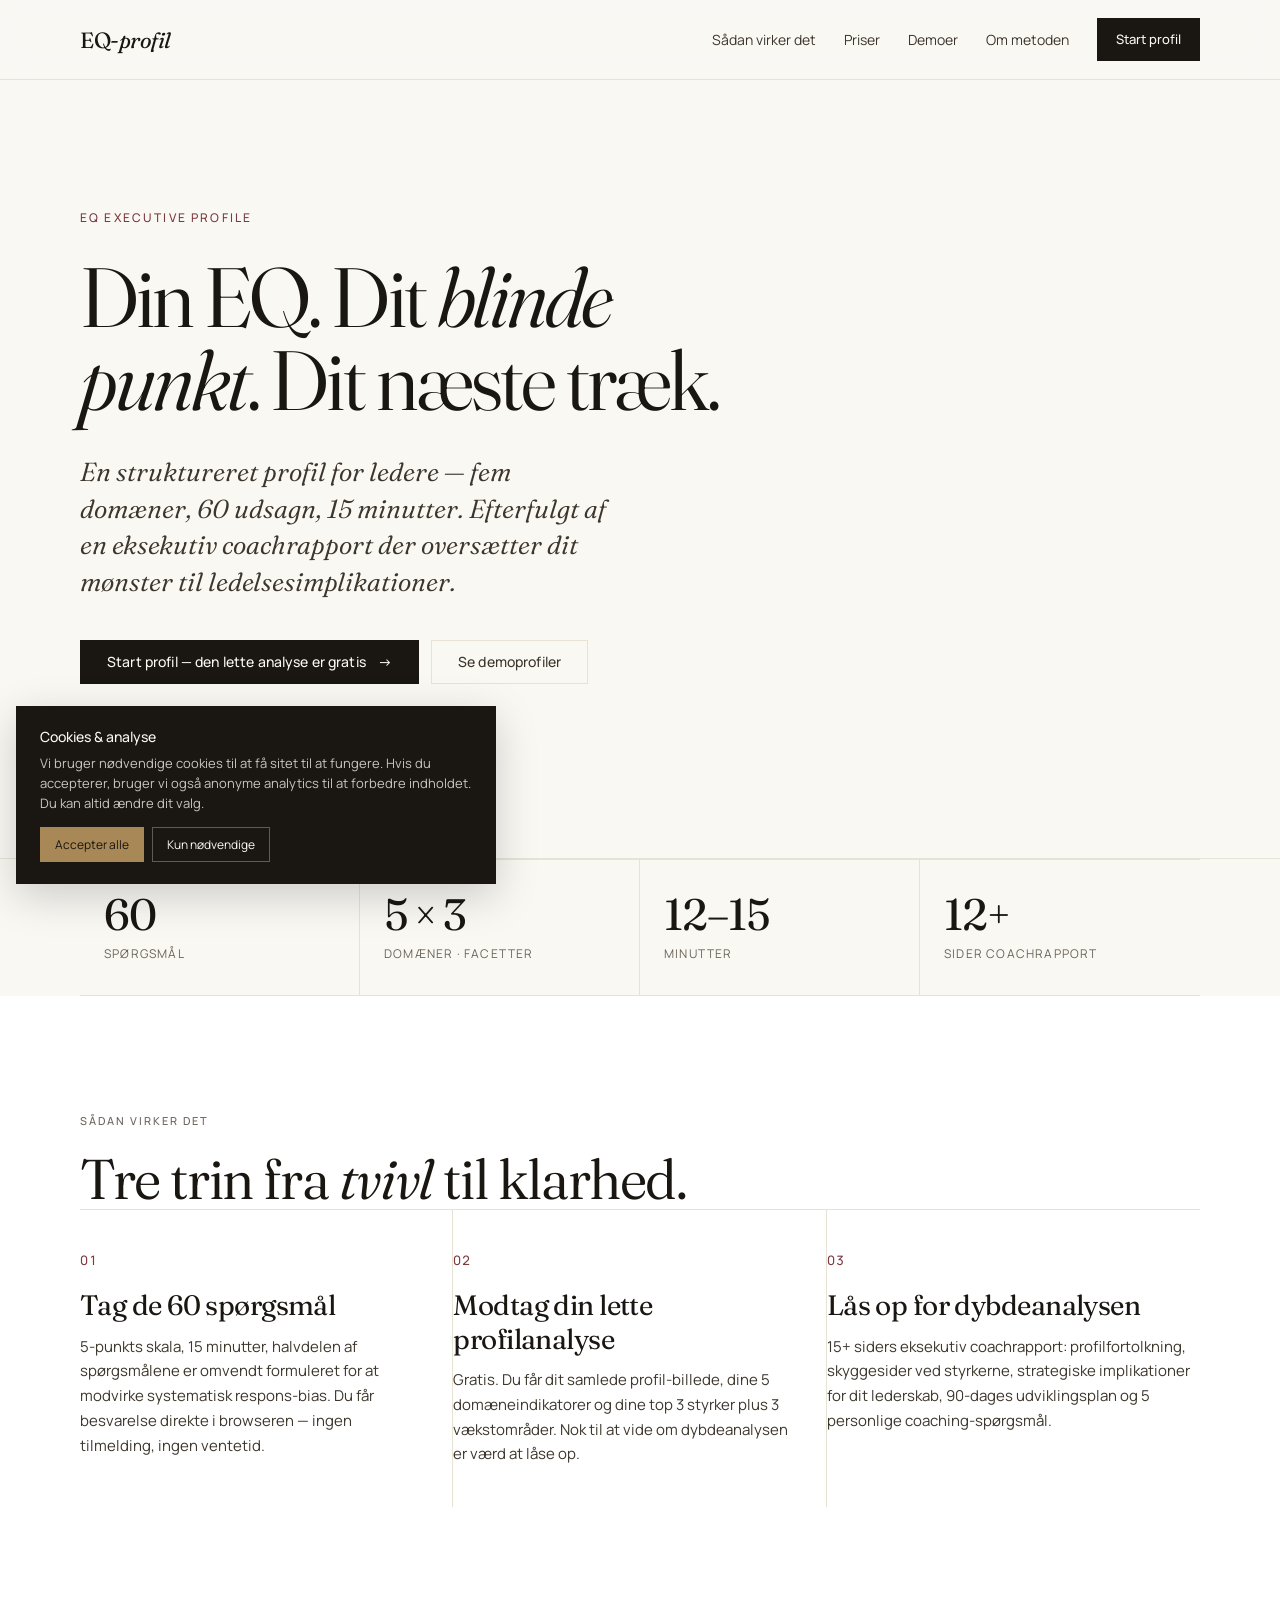
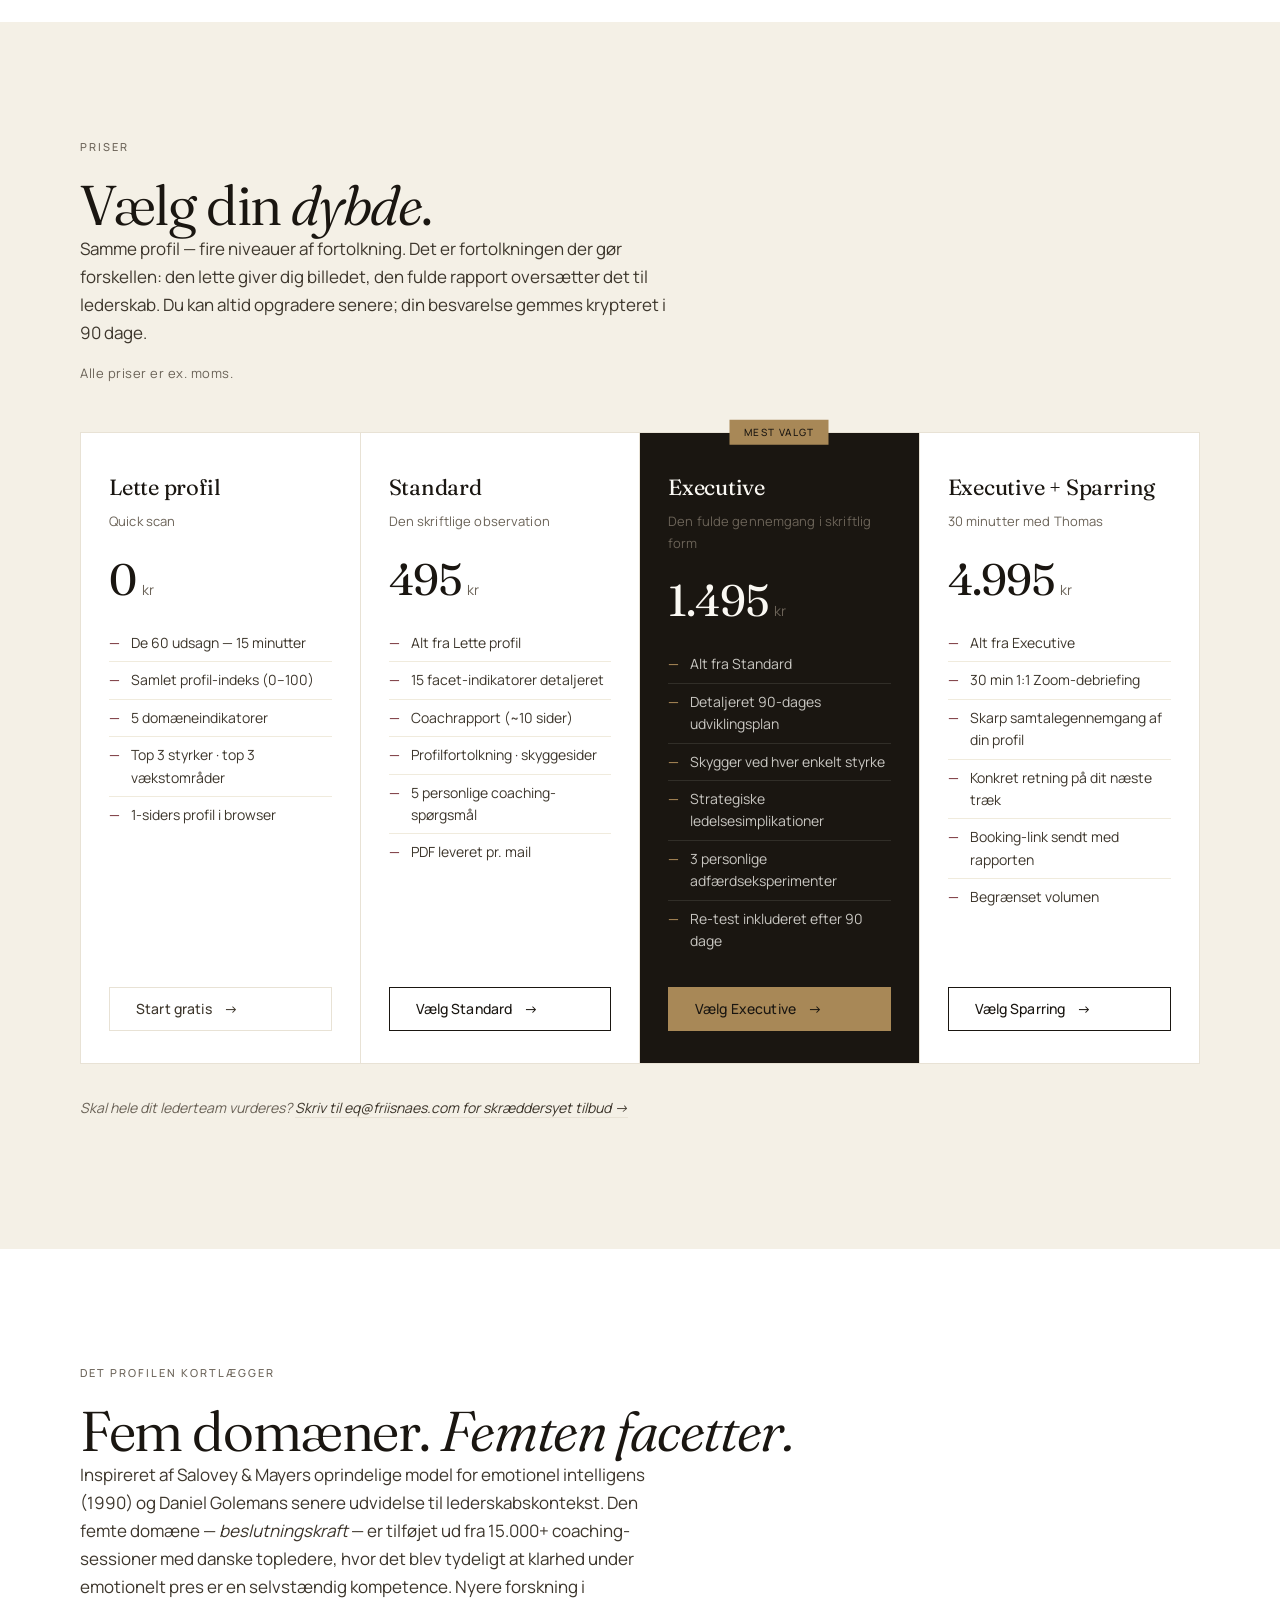
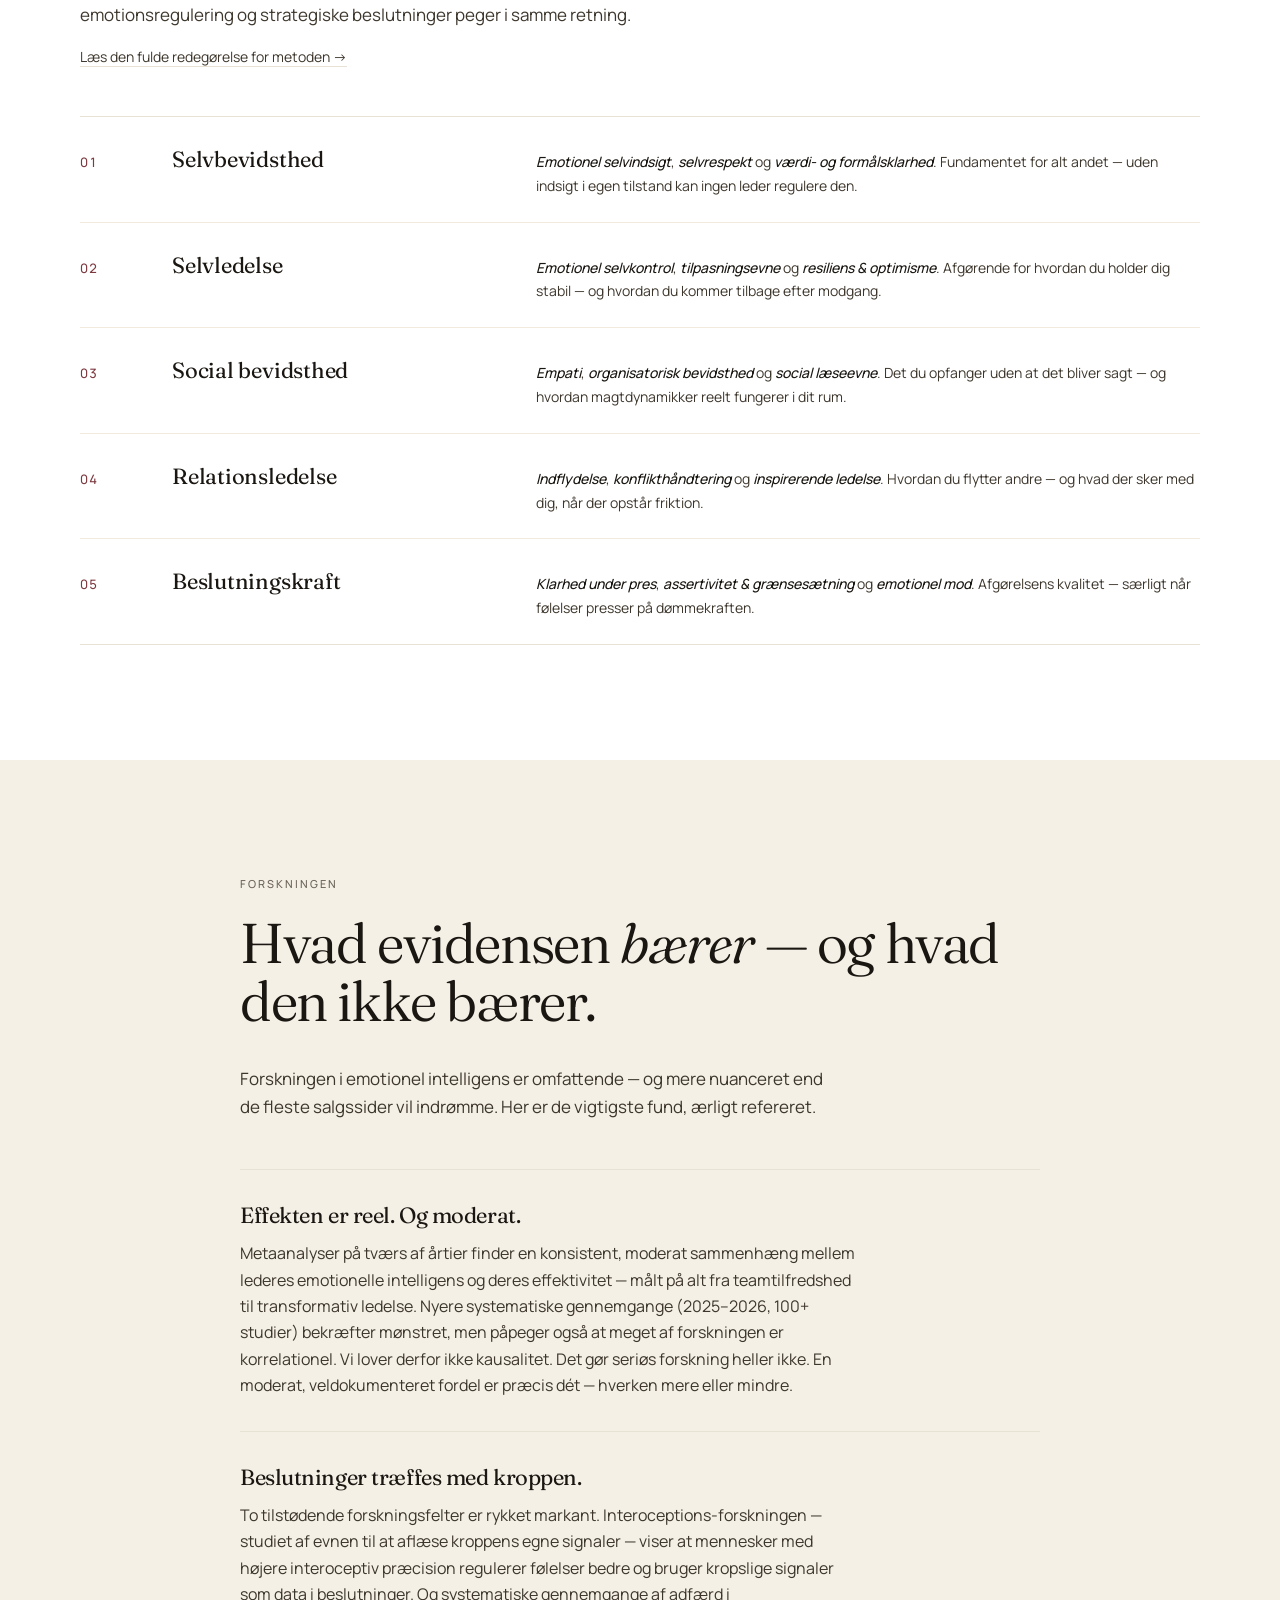
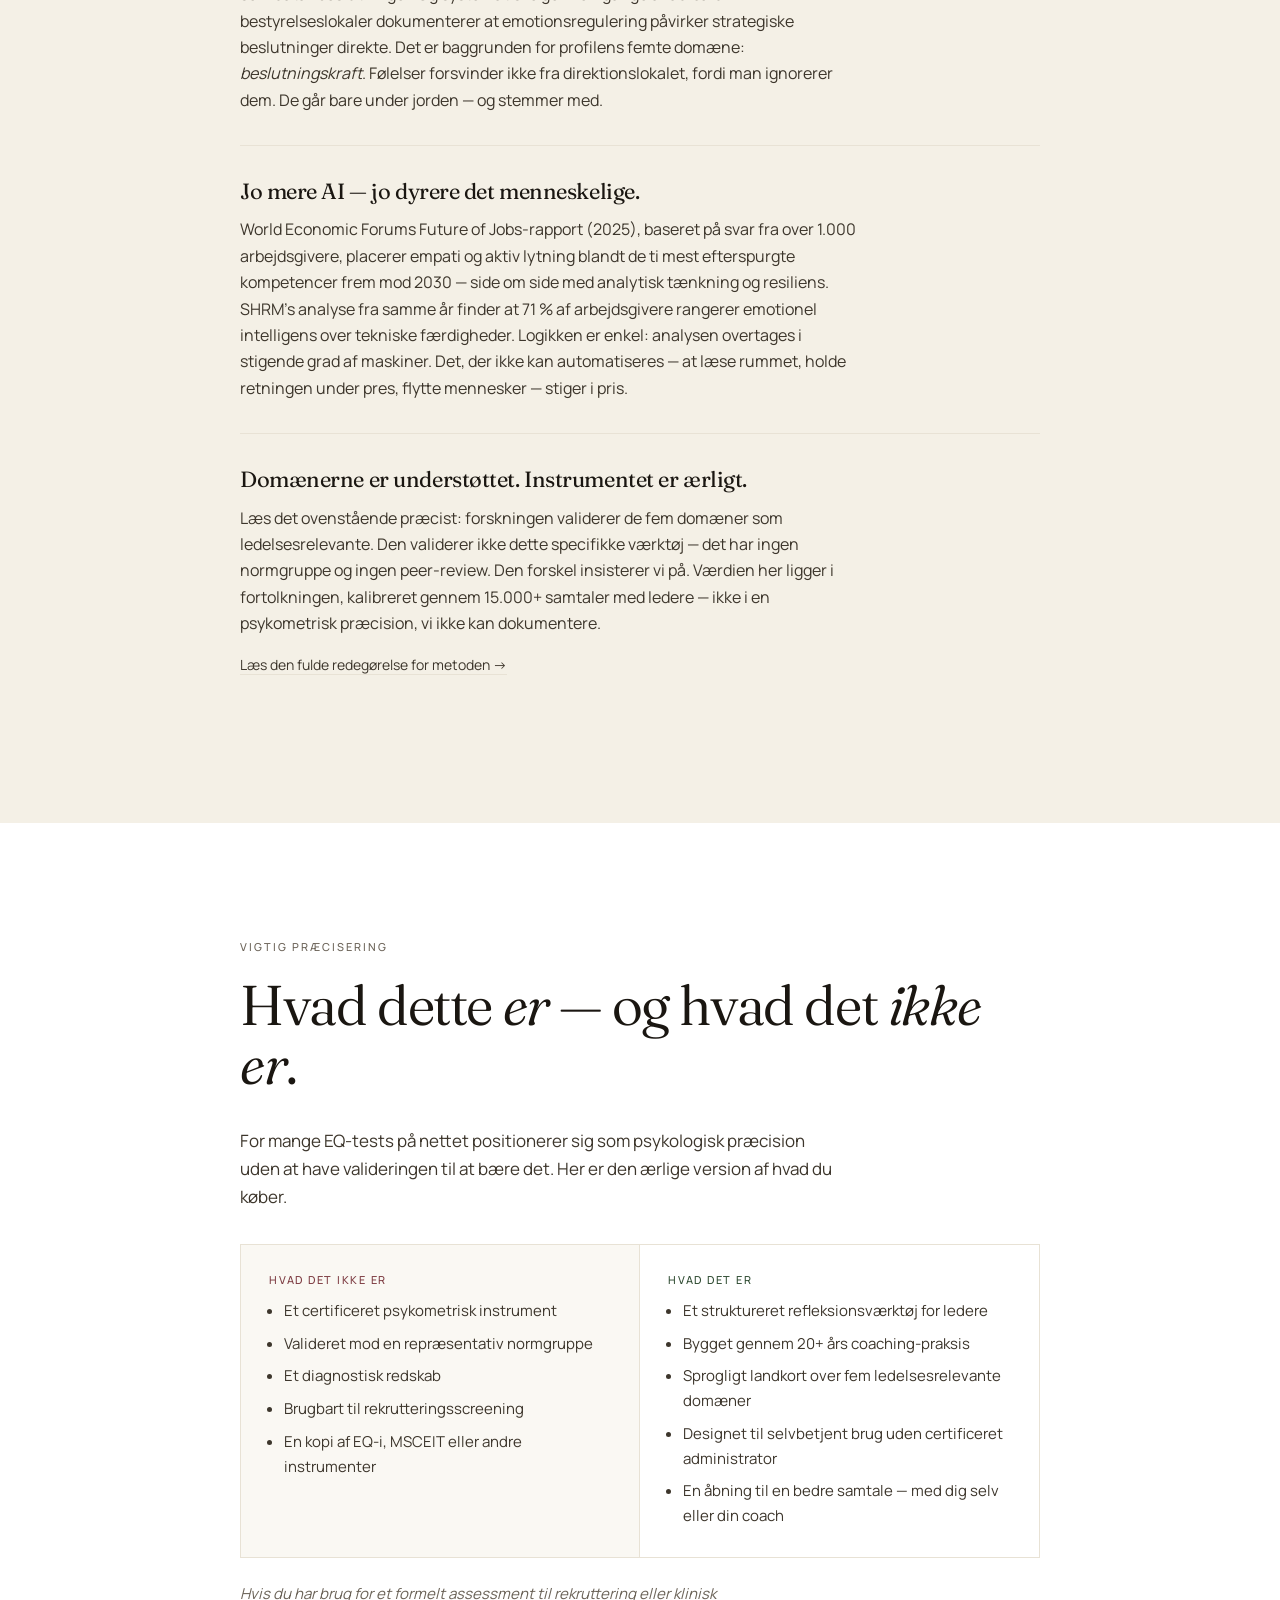
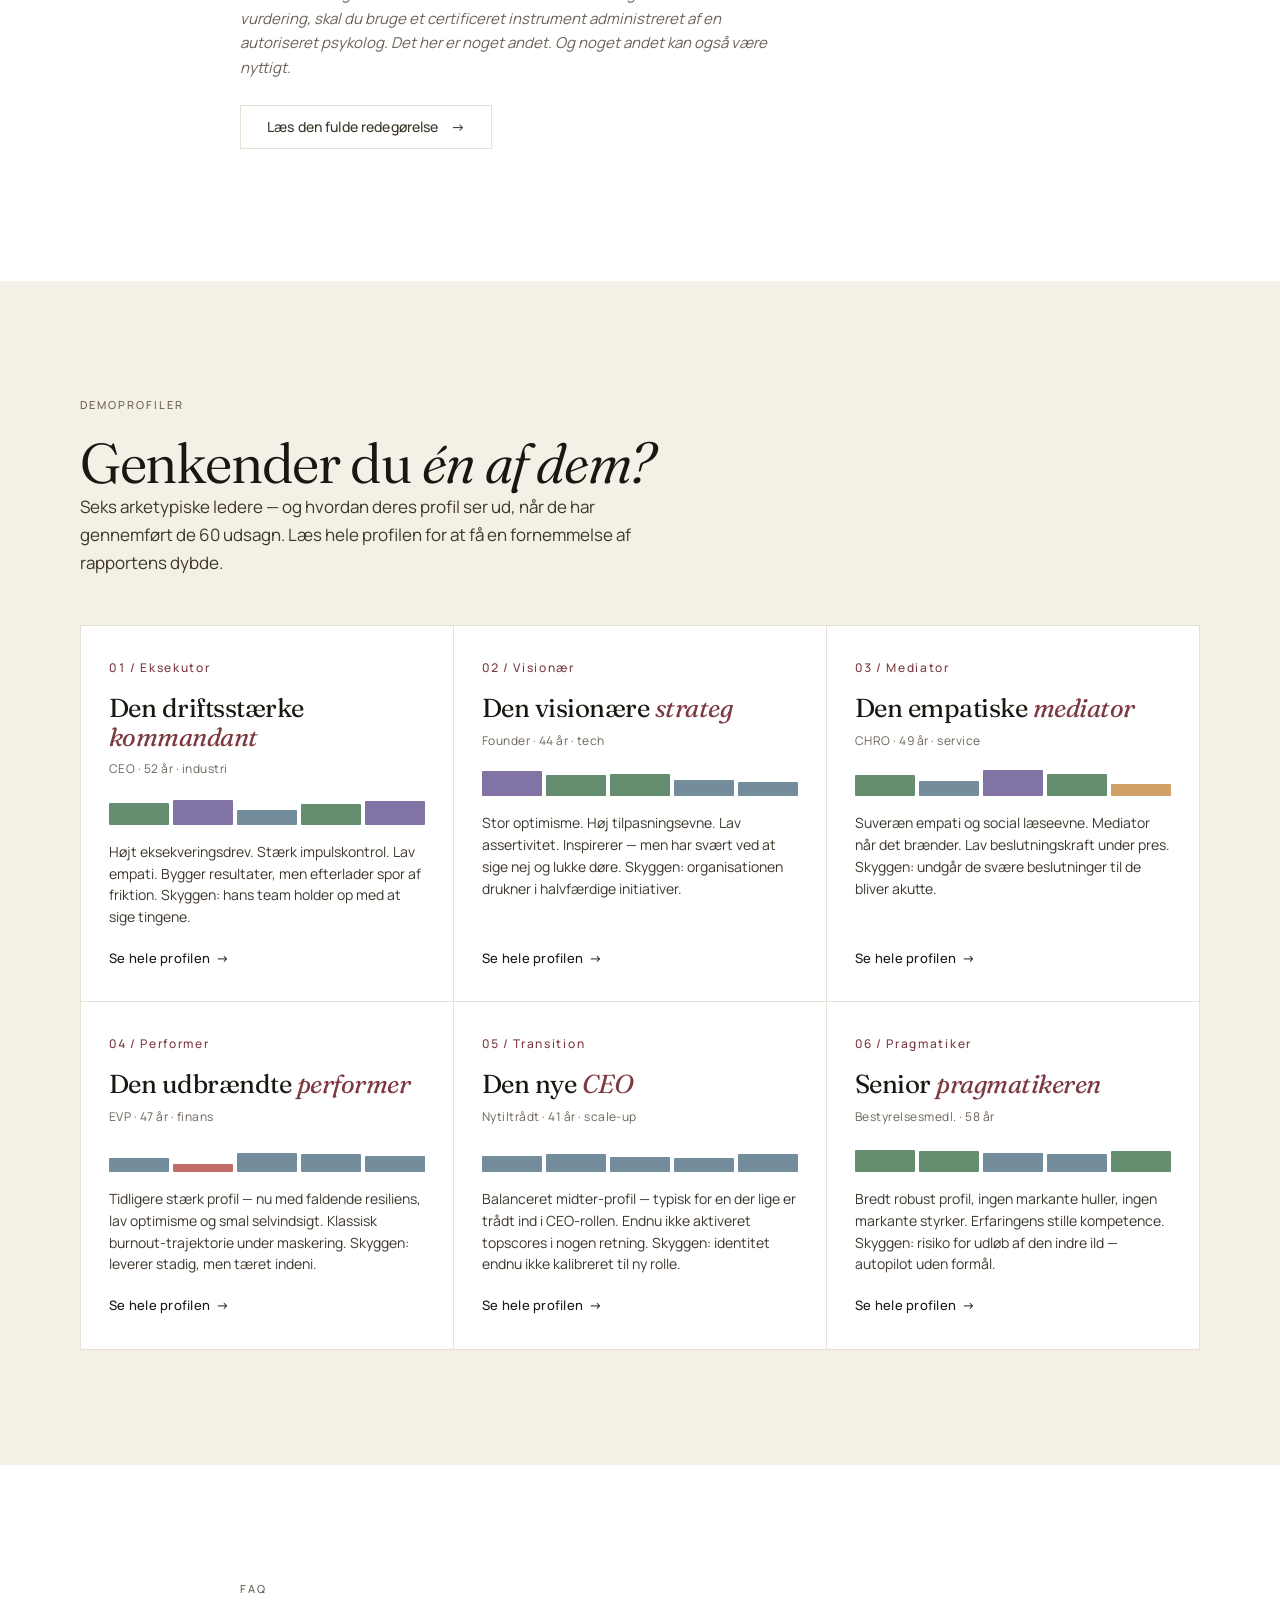
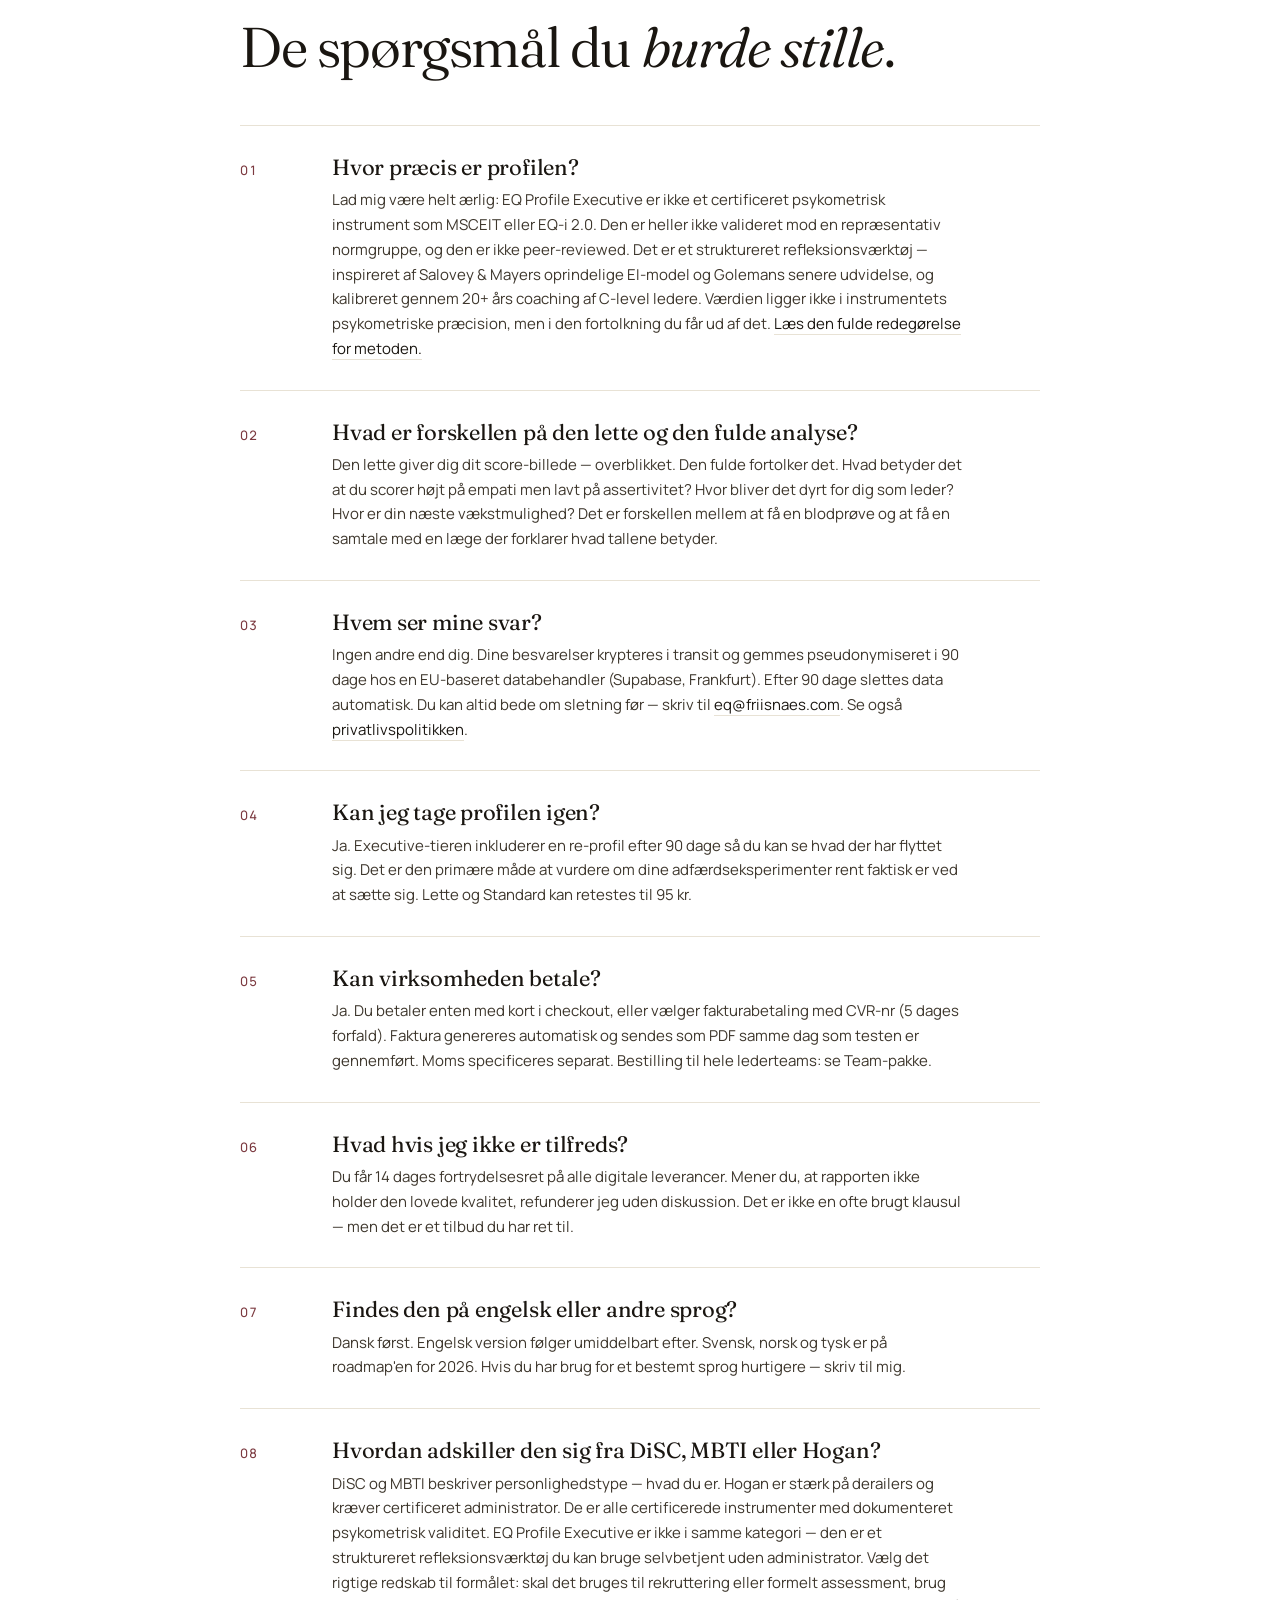
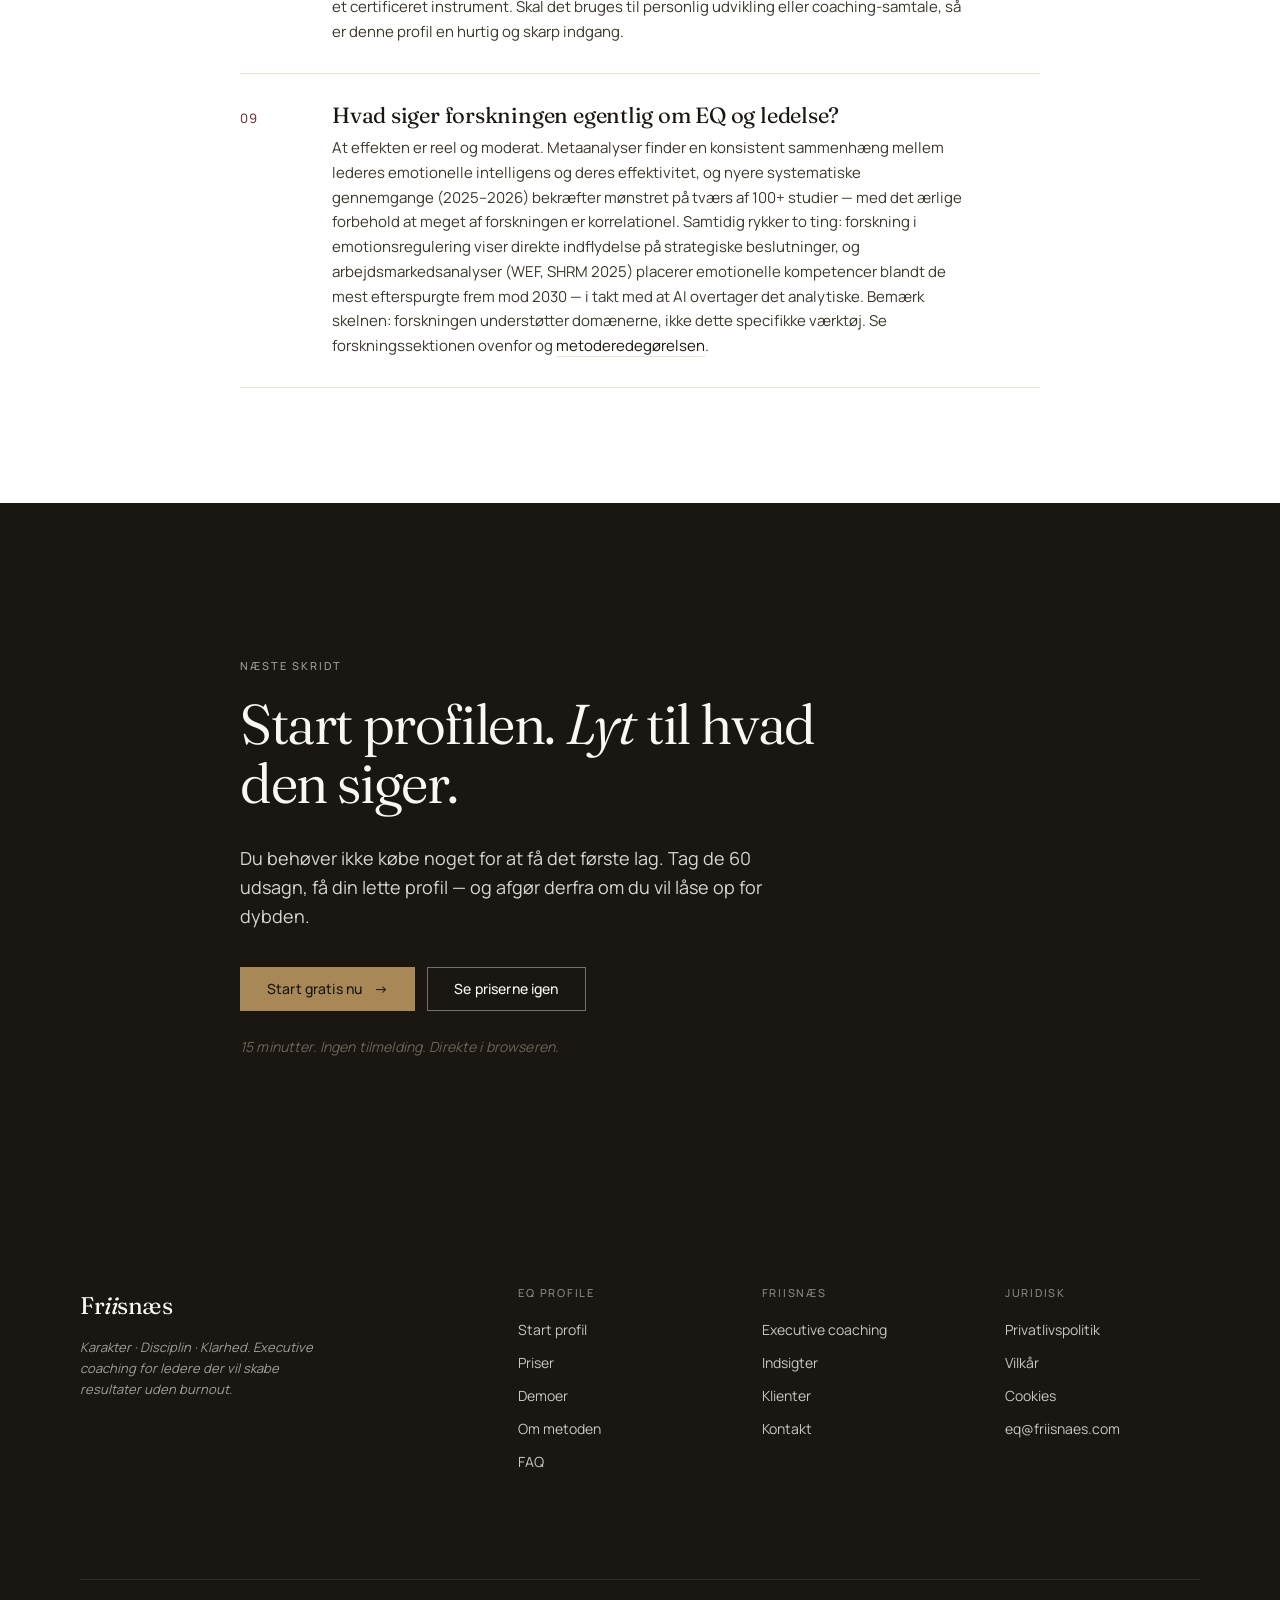
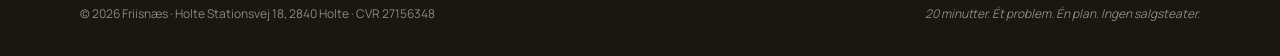
<file: index.html>
<!DOCTYPE html>
<html lang="da">
<head>
<meta charset="UTF-8" />
<meta name="viewport" content="width=device-width, initial-scale=1.0" />
<title>EQ Profile Executive | Friisnæs — emotionel intelligens med eksekutiv dybde</title>
<meta name="description" content="Struktureret EQ-profil for ledere — 60 spørgsmål, 15 minutter. Bygget gennem 20+ års coaching af C-level ledere. Eksekutiv coachrapport der rammer det, kolleger ikke siger højt." />
<meta name="author" content="Thomas Friisnæs" />
<meta name="robots" content="index, follow, max-image-preview:large" />
<link rel="canonical" href="https://friisnaes.com/eq-profile/" />

<!-- Open Graph -->
<meta property="og:type" content="website" />
<meta property="og:title" content="EQ Profile Executive | Friisnæs" />
<meta property="og:description" content="60 spørgsmål, 15 minutter, fem domæner — efterfulgt af en eksekutiv coachrapport bygget på 20+ års coaching-praksis." />
<meta property="og:url" content="https://friisnaes.com/eq-profile/" />
<meta property="og:locale" content="da_DK" />
<meta property="og:site_name" content="Friisnæs" />

<!-- Twitter -->
<meta name="twitter:card" content="summary_large_image" />
<meta name="twitter:title" content="EQ Profile Executive | Friisnæs" />
<meta name="twitter:description" content="Få sprog på din lederprofil. På 15 minutter." />

<!-- Schema.org -->
<script type="application/ld+json">
{
  "@context": "https://schema.org",
  "@type": "Product",
  "name": "EQ Profile Executive",
  "description": "Struktureret refleksionsværktøj for ledere. Fem domæner, femten facetter, 60 udsagn. Inspireret af Salovey & Mayers EI-model og Golemans senere udvidelse, kalibreret gennem 20+ års coaching-praksis. Alle priser ex. moms.",
  "brand": { "@type": "Brand", "name": "Friisnæs" },
  "offers": [
    { "@type": "Offer", "name": "Lette profilanalyse", "price": "0", "priceCurrency": "DKK" },
    { "@type": "Offer", "name": "Standard EQ Profile", "price": "495", "priceCurrency": "DKK", "valueAddedTaxIncluded": false },
    { "@type": "Offer", "name": "Executive EQ Profile", "price": "1495", "priceCurrency": "DKK", "valueAddedTaxIncluded": false },
    { "@type": "Offer", "name": "Executive + Sparring", "price": "4995", "priceCurrency": "DKK", "valueAddedTaxIncluded": false }
  ]
}
</script>

<style>
/* =====================================================
   EQ Profile — Friisnæs design system
   Editorial, restrained, executive
   ===================================================== */

@import url('https://fonts.googleapis.com/css2?family=Fraunces:ital,opsz,wght@0,9..144,300..600;1,9..144,300..600&family=Manrope:wght@300..600&display=swap');

:root {
  /* Palette — warm editorial */
  --bg: #FAF8F3;
  --bg-alt: #F4F0E6;
  --bg-pure: #FFFFFF;
  --bg-deep: #1A1611;
  --ink: #1A1611;
  --ink-soft: #3D362C;
  --muted: #6B6358;
  --line: #E8E2D5;
  --line-soft: #F0EBDD;

  /* Accents */
  --oxblood: #7C3A40;
  --forest: #2D4A30;
  --gold: #A88857;
  --rose: #C9A0A0;

  /* Score interpretation */
  --score-1: #B85450;
  --score-2: #C9904A;
  --score-3: #5B7A8C;
  --score-4: #4A7958;
  --score-5: #6B5B95;

  /* Type */
  --serif: 'Fraunces', 'Iowan Old Style', Georgia, serif;
  --sans: 'Manrope', -apple-system, BlinkMacSystemFont, sans-serif;

  /* Layout */
  --container: 1200px;
  --container-narrow: 880px;
  --gutter: clamp(20px, 4vw, 40px);
  --section-y: clamp(64px, 9vw, 128px);
}

@media (prefers-color-scheme: dark) {
  :root {
    --bg: #14110D;
    --bg-alt: #1C1814;
    --bg-pure: #0F0D0A;
    --bg-deep: #0F0D0A;
    --ink: #F0EBDD;
    --ink-soft: #C9C0AE;
    --muted: #8B8273;
    --line: #2A251E;
    --line-soft: #1F1B16;
  }
}

* { box-sizing: border-box; }

html { scroll-behavior: smooth; }

body {
  margin: 0;
  font-family: var(--sans);
  font-size: 17px;
  line-height: 1.65;
  color: var(--ink);
  background: var(--bg);
  -webkit-font-smoothing: antialiased;
  -moz-osx-font-smoothing: grayscale;
  font-feature-settings: 'ss01', 'cv11';
}

/* Selection */
::selection { background: var(--ink); color: var(--bg); }

/* Container */
.wrap { max-width: var(--container); margin: 0 auto; padding: 0 var(--gutter); }
.wrap-narrow { max-width: var(--container-narrow); margin: 0 auto; padding: 0 var(--gutter); }

/* Typography */
h1, h2, h3, h4 {
  font-family: var(--serif);
  font-weight: 400;
  letter-spacing: -0.02em;
  margin: 0;
  color: var(--ink);
  font-feature-settings: 'ss01';
}

h1 {
  font-size: clamp(40px, 7vw, 84px);
  line-height: 0.98;
  letter-spacing: -0.035em;
  font-weight: 350;
}

h2 {
  font-size: clamp(32px, 4.5vw, 56px);
  line-height: 1.05;
  letter-spacing: -0.025em;
  font-weight: 350;
}

h3 {
  font-size: clamp(22px, 2.4vw, 28px);
  line-height: 1.2;
  font-weight: 400;
}

h4 {
  font-size: 18px;
  line-height: 1.3;
  font-weight: 500;
  font-family: var(--sans);
  letter-spacing: 0;
}

em, .ital {
  font-style: italic;
  font-feature-settings: 'ss01';
}

p {
  margin: 0 0 1em;
  max-width: 62ch;
}

a {
  color: var(--ink);
  text-decoration: none;
  border-bottom: 0.5px solid var(--line);
  transition: border-color 0.2s, color 0.2s;
}

a:hover { border-color: var(--oxblood); color: var(--oxblood); }

/* Eyebrow / kicker */
.eyebrow {
  font-size: 11px;
  letter-spacing: 0.18em;
  text-transform: uppercase;
  color: var(--muted);
  font-weight: 500;
  margin-bottom: 1.25rem;
}

.eyebrow-num {
  display: inline-block;
  font-family: var(--sans);
  font-variant-numeric: tabular-nums;
  margin-right: 12px;
  color: var(--oxblood);
}

/* Numeric markers (01, 02, 03 — Friisnæs signature) */
.num {
  font-family: var(--sans);
  font-size: 13px;
  font-weight: 500;
  font-variant-numeric: tabular-nums;
  letter-spacing: 0.08em;
  color: var(--oxblood);
}

/* Buttons */
.btn {
  display: inline-flex;
  align-items: center;
  gap: 8px;
  padding: 14px 26px;
  font-family: var(--sans);
  font-size: 14px;
  font-weight: 500;
  letter-spacing: 0.01em;
  border: 1px solid var(--ink);
  border-radius: 0;
  cursor: pointer;
  transition: all 0.2s ease;
  text-decoration: none;
  background: transparent;
  color: var(--ink);
  line-height: 1;
}

.btn:hover { background: var(--ink); color: var(--bg); border-color: var(--ink); }

.btn-primary {
  background: var(--ink);
  color: var(--bg);
  border-color: var(--ink);
}

.btn-primary:hover { background: var(--oxblood); border-color: var(--oxblood); color: var(--bg); }

.btn-ghost {
  border-color: var(--line);
  color: var(--ink-soft);
}

.btn-ghost:hover { border-color: var(--ink); background: transparent; color: var(--ink); }

.btn-arrow::after {
  content: '→';
  margin-left: 4px;
  transition: transform 0.2s;
}
.btn:hover .btn-arrow::after, .btn-arrow:hover::after { transform: translateX(3px); }

/* Section rhythm */
section { padding: var(--section-y) 0; }
.section-pure { background: var(--bg-pure); }
.section-alt { background: var(--bg-alt); }
.section-deep { background: var(--bg-deep); color: var(--bg); }
.section-deep h1, .section-deep h2, .section-deep h3 { color: var(--bg); }
.section-deep .muted, .section-deep .eyebrow { color: rgba(250,248,243,0.6); }

/* Hairline */
.hr { height: 1px; background: var(--line); margin: 0; border: none; }

/* Header / Nav */
.nav {
  position: sticky;
  top: 0;
  z-index: 50;
  background: rgba(250, 248, 243, 0.92);
  backdrop-filter: blur(12px);
  -webkit-backdrop-filter: blur(12px);
  border-bottom: 1px solid var(--line);
}

.nav-inner {
  max-width: var(--container);
  margin: 0 auto;
  padding: 18px var(--gutter);
  display: flex;
  align-items: center;
  justify-content: space-between;
  gap: 24px;
}

.brand {
  font-family: var(--serif);
  font-size: 22px;
  font-weight: 400;
  letter-spacing: -0.02em;
  border: none;
  color: var(--ink);
}

.brand .ii { font-style: italic; }

.nav-links {
  display: flex;
  align-items: center;
  gap: 28px;
  font-size: 14px;
}

.nav-links a {
  border: none;
  color: var(--ink-soft);
  font-weight: 400;
}

.nav-links a:hover { color: var(--oxblood); }

.nav-links a.nav-cta {
  padding: 10px 18px;
  font-size: 13px;
  border: 1px solid var(--ink);
  background: var(--ink);
  color: var(--bg);
  font-weight: 500;
}

.nav-links a.nav-cta:hover { background: var(--oxblood); border-color: var(--oxblood); color: var(--bg); }

@media (max-width: 720px) {
  .nav-links a:not(.nav-cta) { display: none; }
}

/* Hero */
.hero {
  padding: clamp(60px, 10vw, 140px) 0 clamp(60px, 9vw, 120px);
  border-bottom: 1px solid var(--line);
}

.hero-eyebrow {
  font-size: 12px;
  letter-spacing: 0.18em;
  text-transform: uppercase;
  color: var(--oxblood);
  font-weight: 500;
  margin-bottom: 28px;
}

.hero h1 { max-width: 14ch; margin-bottom: 0.4em; }

.hero-lede {
  font-family: var(--serif);
  font-size: clamp(20px, 2.4vw, 26px);
  line-height: 1.4;
  color: var(--ink-soft);
  max-width: 32ch;
  margin: 0 0 2.5rem;
  font-weight: 350;
  font-style: italic;
}

.hero-actions { display: flex; flex-wrap: wrap; gap: 12px; margin-top: 2rem; }

.hero-tagline {
  font-size: 13px;
  letter-spacing: 0.02em;
  color: var(--muted);
  margin-top: 1.5rem;
  font-style: italic;
}

/* Stats strip */
.stats {
  display: grid;
  grid-template-columns: repeat(auto-fit, minmax(160px, 1fr));
  gap: 0;
  border-top: 1px solid var(--line);
  border-bottom: 1px solid var(--line);
}

.stat {
  padding: 32px 24px;
  border-right: 1px solid var(--line);
}
.stat:last-child { border-right: none; }

.stat-num {
  font-family: var(--serif);
  font-size: 44px;
  line-height: 1;
  font-weight: 400;
  letter-spacing: -0.02em;
  color: var(--ink);
  margin-bottom: 8px;
}

.stat-label {
  font-size: 12px;
  letter-spacing: 0.1em;
  text-transform: uppercase;
  color: var(--muted);
}

/* Pricing */
.pricing-grid {
  display: grid;
  grid-template-columns: repeat(auto-fit, minmax(240px, 1fr));
  gap: 0;
  border: 1px solid var(--line);
  background: var(--bg-pure);
}

.pricing-card {
  padding: 36px 28px 32px;
  border-right: 1px solid var(--line);
  position: relative;
  display: flex;
  flex-direction: column;
}
.pricing-card:last-child { border-right: none; }

@media (max-width: 880px) {
  .pricing-card { border-right: none; border-bottom: 1px solid var(--line); }
  .pricing-card:last-child { border-bottom: none; }
}

.pricing-card.featured {
  background: var(--bg-deep);
  color: var(--bg);
}
.pricing-card.featured h3, .pricing-card.featured .price { color: var(--bg); }
.pricing-card.featured .pricing-features { color: rgba(250,248,243,0.78); }
.pricing-card.featured .pricing-tag { background: var(--gold); color: var(--bg-deep); }

.pricing-tag {
  position: absolute;
  top: -1px; left: 50%;
  transform: translate(-50%, -50%);
  background: var(--ink);
  color: var(--bg);
  padding: 4px 14px;
  font-size: 10px;
  letter-spacing: 0.14em;
  text-transform: uppercase;
  font-weight: 500;
}

.pricing-name {
  font-family: var(--serif);
  font-size: 22px;
  letter-spacing: -0.01em;
  margin-bottom: 6px;
  font-weight: 400;
}

.pricing-sub {
  font-size: 13px;
  color: var(--muted);
  margin-bottom: 24px;
  letter-spacing: 0.01em;
}

.price {
  display: flex;
  align-items: baseline;
  gap: 6px;
  margin-bottom: 24px;
}

.price-num {
  font-family: var(--serif);
  font-size: 44px;
  line-height: 1;
  font-weight: 400;
  letter-spacing: -0.025em;
}

.price-cur {
  font-size: 14px;
  color: var(--muted);
  letter-spacing: 0.02em;
}

.pricing-features {
  list-style: none;
  padding: 0;
  margin: 0 0 28px;
  font-size: 14px;
  line-height: 1.6;
  color: var(--ink-soft);
  flex: 1;
}

.pricing-features li {
  padding: 7px 0 7px 22px;
  position: relative;
  border-bottom: 1px solid var(--line-soft);
}
.pricing-features li:last-child { border-bottom: none; }

.pricing-features li::before {
  content: '—';
  position: absolute;
  left: 0;
  color: var(--oxblood);
  font-weight: 500;
}

.pricing-card.featured .pricing-features li {
  border-bottom-color: rgba(250,248,243,0.1);
}
.pricing-card.featured .pricing-features li::before { color: var(--gold); }

/* Demo profile cards */
.demo-grid {
  display: grid;
  grid-template-columns: repeat(auto-fit, minmax(280px, 1fr));
  gap: 1px;
  background: var(--line);
  border: 1px solid var(--line);
}

.demo-card {
  background: var(--bg-pure);
  padding: 32px 28px;
  display: flex;
  flex-direction: column;
  text-decoration: none;
  border: none;
  transition: background 0.2s;
}

.demo-card:hover { background: var(--bg-alt); border: none; }

.demo-num {
  font-size: 12px;
  letter-spacing: 0.14em;
  color: var(--oxblood);
  font-weight: 500;
  margin-bottom: 16px;
  font-variant-numeric: tabular-nums;
}

.demo-name {
  font-family: var(--serif);
  font-size: 26px;
  line-height: 1.1;
  letter-spacing: -0.02em;
  font-weight: 400;
  margin-bottom: 8px;
  color: var(--ink);
}

.demo-name em { color: var(--oxblood); }

.demo-tag {
  font-size: 12px;
  color: var(--muted);
  letter-spacing: 0.04em;
  margin-bottom: 18px;
}

.demo-desc {
  font-size: 14px;
  line-height: 1.55;
  color: var(--ink-soft);
  margin: 0 0 20px;
  flex: 1;
}

.demo-mini-bars {
  display: flex;
  gap: 4px;
  margin-bottom: 16px;
  height: 28px;
  align-items: flex-end;
}

.demo-mini-bars > div {
  flex: 1;
  border-radius: 1px;
  min-height: 4px;
  opacity: 0.85;
}

.demo-cta {
  font-size: 13px;
  font-weight: 500;
  color: var(--ink);
  letter-spacing: 0.02em;
  display: inline-flex;
  align-items: center;
  gap: 6px;
}

.demo-cta::after {
  content: '→';
  transition: transform 0.2s;
}

.demo-card:hover .demo-cta::after { transform: translateX(3px); }

/* Process / 3-up sections */
.three-up {
  display: grid;
  grid-template-columns: repeat(auto-fit, minmax(260px, 1fr));
  gap: 0;
  border-top: 1px solid var(--line);
}

.three-up > div {
  padding: 40px 32px 40px 0;
  border-right: 1px solid var(--line);
}
.three-up > div:last-child { border-right: none; padding-right: 0; }

@media (max-width: 880px) {
  .three-up > div { border-right: none; border-bottom: 1px solid var(--line); padding: 32px 0; }
  .three-up > div:last-child { border-bottom: none; }
}

.three-up h3 { margin-top: 18px; margin-bottom: 12px; }
.three-up .num { display: block; margin-bottom: 8px; }
.three-up p { font-size: 15px; color: var(--ink-soft); margin: 0; }

/* Domain visualization */
.domain-table {
  border-top: 1px solid var(--line);
  border-bottom: 1px solid var(--line);
  background: var(--bg-pure);
}

.domain-row {
  padding: 24px 0;
  border-bottom: 1px solid var(--line-soft);
  display: grid;
  grid-template-columns: 60px 1fr 2fr;
  gap: 32px;
  align-items: baseline;
}

.domain-row:last-child { border-bottom: none; }

.domain-row .num { padding-top: 6px; }

.domain-name {
  font-family: var(--serif);
  font-size: 22px;
  font-weight: 400;
  letter-spacing: -0.01em;
  color: var(--ink);
}

.domain-facets {
  font-size: 14px;
  color: var(--ink-soft);
  line-height: 1.7;
}

.domain-facets em {
  color: var(--ink);
  font-style: italic;
  font-weight: 500;
}

@media (max-width: 720px) {
  .domain-row { grid-template-columns: 1fr; gap: 6px; padding: 20px 0; }
}

/* FAQ */
.faq-grid { display: grid; grid-template-columns: 1fr; gap: 0; border-top: 1px solid var(--line); }

.faq-item {
  padding: 28px 0;
  border-bottom: 1px solid var(--line);
  display: grid;
  grid-template-columns: 60px 1fr;
  gap: 32px;
}

.faq-item .num { padding-top: 6px; }

.faq-q {
  font-family: var(--serif);
  font-size: 22px;
  font-weight: 400;
  letter-spacing: -0.01em;
  color: var(--ink);
  margin: 0 0 8px;
}

.faq-a {
  font-size: 15px;
  color: var(--ink-soft);
  line-height: 1.65;
  margin: 0;
  max-width: 70ch;
}

@media (max-width: 720px) {
  .faq-item { grid-template-columns: 1fr; gap: 4px; }
}

/* Closing CTA */
.closing {
  text-align: left;
  padding: clamp(80px, 12vw, 160px) 0;
}

.closing h2 { max-width: 18ch; margin-bottom: 32px; }
.closing-tag {
  font-style: italic;
  color: var(--muted);
  font-size: 14px;
  margin-top: 24px;
  letter-spacing: 0.01em;
}

/* Footer */
footer {
  background: var(--bg-deep);
  color: rgba(250,248,243,0.78);
  padding: 60px 0 32px;
  font-size: 14px;
}

footer .wrap { display: grid; grid-template-columns: 2fr 1fr 1fr 1fr; gap: 48px; }

@media (max-width: 720px) { footer .wrap { grid-template-columns: 1fr 1fr; } }

footer h4 {
  font-size: 11px;
  letter-spacing: 0.16em;
  text-transform: uppercase;
  color: rgba(250,248,243,0.5);
  margin-bottom: 18px;
  font-weight: 500;
}

footer ul { list-style: none; padding: 0; margin: 0; }
footer li { margin-bottom: 10px; }
footer a {
  color: rgba(250,248,243,0.78);
  border: none;
  font-size: 14px;
}
footer a:hover { color: var(--gold); }

.footer-brand {
  font-family: var(--serif);
  font-size: 24px;
  font-weight: 400;
  color: var(--bg);
  margin-bottom: 12px;
  letter-spacing: -0.02em;
}
.footer-brand .ii { font-style: italic; }

.footer-tag {
  font-size: 13px;
  line-height: 1.6;
  color: rgba(250,248,243,0.6);
  max-width: 32ch;
  margin: 0;
  font-style: italic;
}

.footer-bottom {
  margin-top: 48px;
  padding-top: 24px;
  border-top: 1px solid rgba(250,248,243,0.1);
  display: flex;
  justify-content: space-between;
  flex-wrap: wrap;
  gap: 12px;
  font-size: 12px;
  color: rgba(250,248,243,0.5);
}

/* =====================================================
   Test page specifics
   ===================================================== */

.test-shell {
  min-height: calc(100vh - 200px);
  padding: 60px 0;
}

.test-progress {
  position: sticky;
  top: 60px;
  background: var(--bg);
  padding: 16px 0;
  border-bottom: 1px solid var(--line);
  z-index: 10;
  margin-bottom: 40px;
}

.test-progress-bar {
  height: 2px;
  background: var(--line);
  position: relative;
  margin-top: 8px;
}

.test-progress-bar > div {
  height: 100%;
  background: var(--oxblood);
  transition: width 0.3s ease;
}

.test-progress-meta {
  display: flex;
  justify-content: space-between;
  font-size: 12px;
  letter-spacing: 0.04em;
  color: var(--muted);
}

.test-item {
  padding: 36px 0;
  border-bottom: 1px solid var(--line);
}

.test-item:last-child { border-bottom: none; }

.test-item-num {
  font-size: 11px;
  letter-spacing: 0.16em;
  color: var(--oxblood);
  font-weight: 500;
  font-variant-numeric: tabular-nums;
  margin-bottom: 16px;
}

.test-item-text {
  font-family: var(--serif);
  font-size: clamp(20px, 2.6vw, 26px);
  line-height: 1.35;
  letter-spacing: -0.015em;
  font-weight: 350;
  color: var(--ink);
  margin: 0 0 24px;
  max-width: 30ch;
}

.test-likert {
  display: grid;
  grid-template-columns: repeat(5, 1fr);
  gap: 8px;
}

.test-likert button {
  padding: 16px 8px;
  border: 1px solid var(--line);
  background: transparent;
  font-family: var(--sans);
  font-size: 12px;
  letter-spacing: 0.02em;
  cursor: pointer;
  color: var(--ink-soft);
  transition: all 0.15s;
  line-height: 1.3;
}

.test-likert button:hover {
  border-color: var(--ink-soft);
  color: var(--ink);
}

.test-likert button.sel {
  background: var(--ink);
  color: var(--bg);
  border-color: var(--ink);
  font-weight: 500;
}

.test-nav {
  display: flex;
  justify-content: space-between;
  align-items: center;
  padding: 32px 0;
  margin-top: 32px;
  border-top: 1px solid var(--line);
}

/* Results */
.result-hero {
  padding: 60px 0 40px;
  border-bottom: 1px solid var(--line);
}

.result-score {
  display: flex;
  align-items: baseline;
  gap: 24px;
  margin-top: 32px;
}

.result-score-num {
  font-family: var(--serif);
  font-size: clamp(80px, 14vw, 160px);
  line-height: 0.9;
  font-weight: 350;
  letter-spacing: -0.05em;
}

.result-score-meta { padding-bottom: 12px; }

.result-score-level {
  font-family: var(--serif);
  font-size: clamp(22px, 2.6vw, 28px);
  line-height: 1.2;
  font-weight: 400;
  font-style: italic;
  margin-bottom: 6px;
}

.result-bars {
  padding: 60px 0;
}

.result-bar-row {
  padding: 18px 0;
  border-bottom: 1px solid var(--line-soft);
  display: grid;
  grid-template-columns: 1fr 100px;
  gap: 24px;
  align-items: center;
}

.result-bar-name {
  font-family: var(--serif);
  font-size: 18px;
  letter-spacing: -0.01em;
  font-weight: 400;
}

.result-bar-name.facet {
  font-family: var(--sans);
  font-size: 14px;
  font-weight: 400;
  color: var(--ink-soft);
  padding-left: 24px;
}

.result-bar-track {
  position: relative;
  height: 6px;
  background: var(--line-soft);
  margin-top: 8px;
  grid-column: 1 / -1;
}

.result-bar-fill {
  position: absolute;
  height: 100%;
  top: 0; left: 0;
}

.result-bar-value {
  font-family: var(--serif);
  font-size: 22px;
  font-variant-numeric: tabular-nums;
  text-align: right;
  letter-spacing: -0.01em;
}

.result-domain-block { margin-bottom: 36px; }

/* Locked / upgrade gate */
.lock-gate {
  background: var(--bg-deep);
  color: var(--bg);
  padding: 64px 0;
  position: relative;
  overflow: hidden;
}

.lock-gate h2 { color: var(--bg); max-width: 18ch; margin-bottom: 0.4em; }
.lock-gate p { color: rgba(250,248,243,0.78); max-width: 50ch; }
.lock-gate .btn-primary {
  background: var(--gold);
  border-color: var(--gold);
  color: var(--bg-deep);
}
.lock-gate .btn-primary:hover { background: var(--bg); border-color: var(--bg); color: var(--bg-deep); }

.lock-preview {
  margin-top: 48px;
  padding: 32px;
  border: 1px solid rgba(250,248,243,0.18);
  background: rgba(250,248,243,0.04);
  position: relative;
}

.lock-preview-content {
  filter: blur(3px);
  opacity: 0.55;
  user-select: none;
  pointer-events: none;
}

.lock-preview-icon {
  position: absolute;
  top: 50%; left: 50%;
  transform: translate(-50%, -50%);
  font-family: var(--serif);
  font-size: 13px;
  letter-spacing: 0.16em;
  text-transform: uppercase;
  background: var(--gold);
  color: var(--bg-deep);
  padding: 12px 24px;
  font-weight: 500;
}

/* Subtle animations */
@keyframes fadeUp {
  from { opacity: 0; transform: translateY(10px); }
  to { opacity: 1; transform: translateY(0); }
}

.fade-up { animation: fadeUp 0.5s ease forwards; }

/* Cookie consent */
.cookie-banner {
  position: fixed;
  bottom: 16px;
  left: 16px;
  right: 16px;
  max-width: 480px;
  background: var(--bg-deep);
  color: var(--bg);
  padding: 22px 24px;
  font-size: 13px;
  line-height: 1.55;
  z-index: 100;
  box-shadow: 0 12px 40px rgba(0,0,0,0.18);
  display: none;
}

.cookie-banner.show { display: block; animation: fadeUp 0.4s ease forwards; }

.cookie-banner h4 { color: var(--bg); margin-bottom: 6px; font-size: 14px; }
.cookie-banner p { margin: 0 0 14px; color: rgba(250,248,243,0.78); }
.cookie-banner-actions { display: flex; gap: 8px; }
.cookie-banner button {
  padding: 8px 14px;
  font-size: 12px;
  background: transparent;
  color: var(--bg);
  border: 1px solid rgba(250,248,243,0.3);
  cursor: pointer;
  font-family: var(--sans);
}
.cookie-banner button:hover { background: rgba(250,248,243,0.1); }
.cookie-banner button.primary { background: var(--gold); color: var(--bg-deep); border-color: var(--gold); }
.cookie-banner button.primary:hover { background: var(--bg); border-color: var(--bg); color: var(--bg-deep); }

/* Responsive guards */
@media (max-width: 540px) {
  .test-likert { grid-template-columns: repeat(5, 1fr); gap: 4px; }
  .test-likert button { padding: 12px 4px; font-size: 11px; }
  .stat-num { font-size: 32px; }
}

</style>
</head>
<body>

<!-- Nav -->
<nav class="nav" id="top">
  <div class="nav-inner">
    <a href="#top" class="brand">EQ-<span class="ii">profil</span></a>
    <div class="nav-links">
      <a href="#hvordan">Sådan virker det</a>
      <a href="#priser">Priser</a>
      <a href="#demoer">Demoer</a>
      <a href="methodology.html">Om metoden</a>
      <a href="test.html" class="nav-cta">Start profil</a>
    </div>
  </div>
</nav>

<!-- Hero -->
<section class="hero">
  <div class="wrap">
    <div class="hero-eyebrow">EQ Executive Profile</div>
    <h1>Din EQ. Dit <em>blinde punkt</em>. Dit næste træk.</h1>
    <p class="hero-lede">En struktureret profil for ledere — fem domæner, 60 udsagn, 15 minutter. Efterfulgt af en eksekutiv coachrapport der oversætter dit mønster til ledelsesimplikationer.</p>
    <div class="hero-actions">
      <a href="test.html" class="btn btn-primary btn-arrow">Start profil — den lette analyse er gratis</a>
      <a href="#demoer" class="btn btn-ghost">Se demoprofiler</a>
    </div>
    <p class="hero-tagline">15 minutter. 60 spørgsmål. 5 domæner. <em>Ét spejl.</em></p>
  </div>
</section>

<!-- Stats strip -->
<div class="wrap">
  <div class="stats">
    <div class="stat">
      <div class="stat-num">60</div>
      <div class="stat-label">Spørgsmål</div>
    </div>
    <div class="stat">
      <div class="stat-num">5 × 3</div>
      <div class="stat-label">Domæner · facetter</div>
    </div>
    <div class="stat">
      <div class="stat-num">12–15</div>
      <div class="stat-label">Minutter</div>
    </div>
    <div class="stat">
      <div class="stat-num">12+</div>
      <div class="stat-label">Sider coachrapport</div>
    </div>
  </div>
</div>

<!-- How it works -->
<section id="hvordan" class="section-pure">
  <div class="wrap">
    <div class="eyebrow">Sådan virker det</div>
    <h2>Tre trin fra <em>tvivl</em> til klarhed.</h2>

    <div class="three-up">
      <div>
        <span class="num">01</span>
        <h3>Tag de 60 spørgsmål</h3>
        <p>5-punkts skala, 15 minutter, halvdelen af spørgsmålene er omvendt formuleret for at modvirke systematisk respons-bias. Du får besvarelse direkte i browseren — ingen tilmelding, ingen ventetid.</p>
      </div>
      <div>
        <span class="num">02</span>
        <h3>Modtag din lette profilanalyse</h3>
        <p>Gratis. Du får dit samlede profil-billede, dine 5 domæneindikatorer og dine top 3 styrker plus 3 vækstområder. Nok til at vide om dybdeanalysen er værd at låse op.</p>
      </div>
      <div>
        <span class="num">03</span>
        <h3>Lås op for dybdeanalysen</h3>
        <p>15+ siders eksekutiv coachrapport: profilfortolkning, skyggesider ved styrkerne, strategiske implikationer for dit lederskab, 90-dages udviklingsplan og 5 personlige coaching-spørgsmål.</p>
      </div>
    </div>
  </div>
</section>

<!-- Pricing -->
<section id="priser" class="section-alt">
  <div class="wrap">
    <div class="eyebrow">Priser</div>
    <h2>Vælg din <em>dybde</em>.</h2>
    <p style="font-size: 17px; color: var(--ink-soft); max-width: 60ch; margin-bottom: 16px;">Samme profil — fire niveauer af fortolkning. Det er fortolkningen der gør forskellen: den lette giver dig billedet, den fulde rapport oversætter det til lederskab. Du kan altid opgradere senere; din besvarelse gemmes krypteret i 90 dage.</p>
    <p style="font-size: 13px; color: var(--muted); letter-spacing: 0.04em; margin-bottom: 48px;">Alle priser er ex. moms.</p>

    <div class="pricing-grid">
      <!-- Tier 1: Free -->
      <div class="pricing-card">
        <div class="pricing-name">Lette profil</div>
        <div class="pricing-sub">Quick scan</div>
        <div class="price">
          <span class="price-num">0</span>
          <span class="price-cur">kr</span>
        </div>
        <ul class="pricing-features">
          <li>De 60 udsagn — 15 minutter</li>
          <li>Samlet profil-indeks (0–100)</li>
          <li>5 domæneindikatorer</li>
          <li>Top 3 styrker · top 3 vækstområder</li>
          <li>1-siders profil i browser</li>
        </ul>
        <a href="test.html" class="btn btn-ghost btn-arrow">Start gratis</a>
      </div>

      <!-- Tier 2: Standard -->
      <div class="pricing-card">
        <div class="pricing-name">Standard</div>
        <div class="pricing-sub">Den skriftlige observation</div>
        <div class="price">
          <span class="price-num">495</span>
          <span class="price-cur">kr</span>
        </div>
        <ul class="pricing-features">
          <li>Alt fra Lette profil</li>
          <li>15 facet-indikatorer detaljeret</li>
          <li>Coachrapport (~10 sider)</li>
          <li>Profilfortolkning · skyggesider</li>
          <li>5 personlige coaching-spørgsmål</li>
          <li>PDF leveret pr. mail</li>
        </ul>
        <a href="test.html?tier=standard" class="btn btn-arrow">Vælg Standard</a>
      </div>

      <!-- Tier 3: Executive (FEATURED) -->
      <div class="pricing-card featured">
        <div class="pricing-tag">Mest valgt</div>
        <div class="pricing-name">Executive</div>
        <div class="pricing-sub">Den fulde gennemgang i skriftlig form</div>
        <div class="price">
          <span class="price-num">1.495</span>
          <span class="price-cur">kr</span>
        </div>
        <ul class="pricing-features">
          <li>Alt fra Standard</li>
          <li>Detaljeret 90-dages udviklingsplan</li>
          <li>Skygger ved hver enkelt styrke</li>
          <li>Strategiske ledelsesimplikationer</li>
          <li>3 personlige adfærdseksperimenter</li>
          <li>Re-test inkluderet efter 90 dage</li>
        </ul>
        <a href="test.html?tier=executive" class="btn btn-primary btn-arrow" style="background: var(--gold); border-color: var(--gold); color: var(--bg-deep);">Vælg Executive</a>
      </div>

      <!-- Tier 4: Sparring -->
      <div class="pricing-card">
        <div class="pricing-name">Executive + Sparring</div>
        <div class="pricing-sub">30 minutter med Thomas</div>
        <div class="price">
          <span class="price-num">4.995</span>
          <span class="price-cur">kr</span>
        </div>
        <ul class="pricing-features">
          <li>Alt fra Executive</li>
          <li>30 min 1:1 Zoom-debriefing</li>
          <li>Skarp samtalegennemgang af din profil</li>
          <li>Konkret retning på dit næste træk</li>
          <li>Booking-link sendt med rapporten</li>
          <li>Begrænset volumen</li>
        </ul>
        <a href="test.html?tier=premium" class="btn btn-arrow">Vælg Sparring</a>
      </div>
    </div>

    <p style="margin-top: 32px; font-size: 14px; color: var(--muted); font-style: italic;">
      Skal hele dit lederteam vurderes? <a href="mailto:eq@friisnaes.com?subject=Team-pakke%20EQ%20Profile&body=Hej%20Thomas%2C%0A%0AVi%20er%20interesserede%20i%20en%20team-pakke%20til%20vores%20ledergruppe%20p%C3%A5%20___%20personer.%0A%0AKan%20du%20sende%20et%20tilbud%3F" style="color: var(--ink-soft);">Skriv til eq@friisnaes.com for skræddersyet tilbud →</a>
    </p>
  </div>
</section>

<!-- The Method -->
<section class="section-pure">
  <div class="wrap">
    <div class="eyebrow">Det profilen kortlægger</div>
    <h2>Fem domæner. <em>Femten facetter.</em></h2>
    <p style="font-size: 17px; color: var(--ink-soft); max-width: 60ch; margin-bottom: 16px;">Inspireret af Salovey &amp; Mayers oprindelige model for emotionel intelligens (1990) og Daniel Golemans senere udvidelse til lederskabskontekst. Den femte domæne — <em>beslutningskraft</em> — er tilføjet ud fra 15.000+ coaching-sessioner med danske topledere, hvor det blev tydeligt at klarhed under emotionelt pres er en selvstændig kompetence. Nyere forskning i emotionsregulering og strategiske beslutninger peger i samme retning.</p>
    <p style="font-size: 14px; color: var(--muted); max-width: 60ch; margin-bottom: 48px;"><a href="methodology.html" style="color: var(--ink-soft);">Læs den fulde redegørelse for metoden →</a></p>

    <div class="domain-table">
      <div class="domain-row">
        <span class="num">01</span>
        <div class="domain-name">Selvbevidsthed</div>
        <div class="domain-facets"><em>Emotionel selvindsigt</em>, <em>selvrespekt</em> og <em>værdi- og formålsklarhed</em>. Fundamentet for alt andet — uden indsigt i egen tilstand kan ingen leder regulere den.</div>
      </div>
      <div class="domain-row">
        <span class="num">02</span>
        <div class="domain-name">Selvledelse</div>
        <div class="domain-facets"><em>Emotionel selvkontrol</em>, <em>tilpasningsevne</em> og <em>resiliens & optimisme</em>. Afgørende for hvordan du holder dig stabil — og hvordan du kommer tilbage efter modgang.</div>
      </div>
      <div class="domain-row">
        <span class="num">03</span>
        <div class="domain-name">Social bevidsthed</div>
        <div class="domain-facets"><em>Empati</em>, <em>organisatorisk bevidsthed</em> og <em>social læseevne</em>. Det du opfanger uden at det bliver sagt — og hvordan magtdynamikker reelt fungerer i dit rum.</div>
      </div>
      <div class="domain-row">
        <span class="num">04</span>
        <div class="domain-name">Relationsledelse</div>
        <div class="domain-facets"><em>Indflydelse</em>, <em>konflikthåndtering</em> og <em>inspirerende ledelse</em>. Hvordan du flytter andre — og hvad der sker med dig, når der opstår friktion.</div>
      </div>
      <div class="domain-row">
        <span class="num">05</span>
        <div class="domain-name">Beslutningskraft</div>
        <div class="domain-facets"><em>Klarhed under pres</em>, <em>assertivitet & grænsesætning</em> og <em>emotionel mod</em>. Afgørelsens kvalitet — særligt når følelser presser på dømmekraften.</div>
      </div>
    </div>
  </div>
</section>

<!-- Research section -->
<section class="section-alt">
  <div class="wrap-narrow">
    <div class="eyebrow">Forskningen</div>
    <h2 style="margin-bottom: 0.6em;">Hvad evidensen <em>bærer</em> — og hvad den ikke bærer.</h2>
    <p style="font-size: 17px; color: var(--ink-soft); max-width: 60ch; margin-bottom: 48px;">Forskningen i emotionel intelligens er omfattende — og mere nuanceret end de fleste salgssider vil indrømme. Her er de vigtigste fund, ærligt refereret.</p>

    <div style="border-top: 1px solid var(--line);">

      <div style="padding: 32px 0; border-bottom: 1px solid var(--line);">
        <h3 style="font-size: 22px; margin-bottom: 12px;">Effekten er reel. Og moderat.</h3>
        <p style="font-size: 16px; color: var(--ink-soft); max-width: 62ch; margin: 0;">Metaanalyser på tværs af årtier finder en konsistent, moderat sammenhæng mellem lederes emotionelle intelligens og deres effektivitet — målt på alt fra teamtilfredshed til transformativ ledelse. Nyere systematiske gennemgange (2025–2026, 100+ studier) bekræfter mønstret, men påpeger også at meget af forskningen er korrelationel. Vi lover derfor ikke kausalitet. Det gør seriøs forskning heller ikke. En moderat, veldokumenteret fordel er præcis dét — hverken mere eller mindre.</p>
      </div>

      <div style="padding: 32px 0; border-bottom: 1px solid var(--line);">
        <h3 style="font-size: 22px; margin-bottom: 12px;">Beslutninger træffes med kroppen.</h3>
        <p style="font-size: 16px; color: var(--ink-soft); max-width: 62ch; margin: 0;">To tilstødende forskningsfelter er rykket markant. Interoceptions-forskningen — studiet af evnen til at aflæse kroppens egne signaler — viser at mennesker med højere interoceptiv præcision regulerer følelser bedre og bruger kropslige signaler som data i beslutninger. Og systematiske gennemgange af adfærd i bestyrelseslokaler dokumenterer at emotionsregulering påvirker strategiske beslutninger direkte. Det er baggrunden for profilens femte domæne: <em>beslutningskraft</em>. Følelser forsvinder ikke fra direktionslokalet, fordi man ignorerer dem. De går bare under jorden — og stemmer med.</p>
      </div>

      <div style="padding: 32px 0; border-bottom: 1px solid var(--line);">
        <h3 style="font-size: 22px; margin-bottom: 12px;">Jo mere AI — jo dyrere det menneskelige.</h3>
        <p style="font-size: 16px; color: var(--ink-soft); max-width: 62ch; margin: 0;">World Economic Forums Future of Jobs-rapport (2025), baseret på svar fra over 1.000 arbejdsgivere, placerer empati og aktiv lytning blandt de ti mest efterspurgte kompetencer frem mod 2030 — side om side med analytisk tænkning og resiliens. SHRM's analyse fra samme år finder at 71 % af arbejdsgivere rangerer emotionel intelligens over tekniske færdigheder. Logikken er enkel: analysen overtages i stigende grad af maskiner. Det, der ikke kan automatiseres — at læse rummet, holde retningen under pres, flytte mennesker — stiger i pris.</p>
      </div>

      <div style="padding: 32px 0;">
        <h3 style="font-size: 22px; margin-bottom: 12px;">Domænerne er understøttet. Instrumentet er ærligt.</h3>
        <p style="font-size: 16px; color: var(--ink-soft); max-width: 62ch; margin: 0 0 16px 0;">Læs det ovenstående præcist: forskningen validerer de fem domæner som ledelsesrelevante. Den validerer ikke dette specifikke værktøj — det har ingen normgruppe og ingen peer-review. Den forskel insisterer vi på. Værdien her ligger i fortolkningen, kalibreret gennem 15.000+ samtaler med ledere — ikke i en psykometrisk præcision, vi ikke kan dokumentere.</p>
        <p style="font-size: 14px; color: var(--muted); margin: 0;"><a href="methodology.html" style="color: var(--ink-soft);">Læs den fulde redegørelse for metoden →</a></p>
      </div>

    </div>
  </div>
</section>

<!-- Transparency section: what this is & is NOT -->
<section class="section-pure">
  <div class="wrap-narrow">
    <div class="eyebrow">Vigtig præcisering</div>
    <h2 style="margin-bottom: 0.6em;">Hvad dette <em>er</em> — og hvad det <em>ikke er</em>.</h2>
    <p style="font-size: 17px; color: var(--ink-soft); max-width: 60ch; margin-bottom: 32px;">For mange EQ-tests på nettet positionerer sig som psykologisk præcision uden at have valideringen til at bære det. Her er den ærlige version af hvad du køber.</p>

    <div style="display: grid; grid-template-columns: 1fr 1fr; gap: 0; border: 1px solid var(--line); margin-bottom: 24px;">
      <div style="padding: 28px; background: var(--bg); border-right: 1px solid var(--line);">
        <h4 style="font-family: var(--sans); font-size: 11px; letter-spacing: 0.16em; text-transform: uppercase; color: var(--oxblood); margin-bottom: 12px;">Hvad det IKKE er</h4>
        <ul style="padding-left: 1em; margin: 0; font-size: 15px; color: var(--ink-soft);">
          <li style="margin-bottom: 8px;">Et certificeret psykometrisk instrument</li>
          <li style="margin-bottom: 8px;">Valideret mod en repræsentativ normgruppe</li>
          <li style="margin-bottom: 8px;">Et diagnostisk redskab</li>
          <li style="margin-bottom: 8px;">Brugbart til rekrutteringsscreening</li>
          <li style="margin-bottom: 0;">En kopi af EQ-i, MSCEIT eller andre instrumenter</li>
        </ul>
      </div>
      <div style="padding: 28px; background: var(--bg-pure);">
        <h4 style="font-family: var(--sans); font-size: 11px; letter-spacing: 0.16em; text-transform: uppercase; color: var(--forest); margin-bottom: 12px;">Hvad det ER</h4>
        <ul style="padding-left: 1em; margin: 0; font-size: 15px; color: var(--ink-soft);">
          <li style="margin-bottom: 8px;">Et struktureret refleksionsværktøj for ledere</li>
          <li style="margin-bottom: 8px;">Bygget gennem 20+ års coaching-praksis</li>
          <li style="margin-bottom: 8px;">Sprogligt landkort over fem ledelsesrelevante domæner</li>
          <li style="margin-bottom: 8px;">Designet til selvbetjent brug uden certificeret administrator</li>
          <li style="margin-bottom: 0;">En åbning til en bedre samtale — med dig selv eller din coach</li>
        </ul>
      </div>
    </div>

    <p style="font-size: 15px; color: var(--muted); font-style: italic; max-width: 60ch;">Hvis du har brug for et formelt assessment til rekruttering eller klinisk vurdering, skal du bruge et certificeret instrument administreret af en autoriseret psykolog. Det her er noget andet. Og noget andet kan også være nyttigt.</p>

    <p style="margin-top: 24px;"><a href="methodology.html" class="btn btn-ghost btn-arrow">Læs den fulde redegørelse</a></p>
  </div>
</section>

<!-- Demo profiles -->
<section id="demoer" class="section-alt">
  <div class="wrap">
    <div class="eyebrow">Demoprofiler</div>
    <h2>Genkender du <em>én af dem?</em></h2>
    <p style="font-size: 17px; color: var(--ink-soft); max-width: 60ch; margin-bottom: 48px;">Seks arketypiske ledere — og hvordan deres profil ser ud, når de har gennemført de 60 udsagn. Læs hele profilen for at få en fornemmelse af rapportens dybde.</p>

    <div class="demo-grid">

      <a href="strateg.html" class="demo-card">
        <div class="demo-num">01 / Eksekutor</div>
        <div class="demo-name">Den driftsstærke <em>kommandant</em></div>
        <div class="demo-tag">CEO · 52 år · industri</div>
        <div class="demo-mini-bars">
          <div style="height:80%;background:var(--score-4)"></div>
          <div style="height:90%;background:var(--score-5)"></div>
          <div style="height:55%;background:var(--score-3)"></div>
          <div style="height:75%;background:var(--score-4)"></div>
          <div style="height:85%;background:var(--score-5)"></div>
        </div>
        <p class="demo-desc">Højt eksekveringsdrev. Stærk impulskontrol. Lav empati. Bygger resultater, men efterlader spor af friktion. Skyggen: hans team holder op med at sige tingene.</p>
        <span class="demo-cta">Se hele profilen</span>
      </a>

      <a href="visionar.html" class="demo-card">
        <div class="demo-num">02 / Visionær</div>
        <div class="demo-name">Den visionære <em>strateg</em></div>
        <div class="demo-tag">Founder · 44 år · tech</div>
        <div class="demo-mini-bars">
          <div style="height:90%;background:var(--score-5)"></div>
          <div style="height:75%;background:var(--score-4)"></div>
          <div style="height:80%;background:var(--score-4)"></div>
          <div style="height:60%;background:var(--score-3)"></div>
          <div style="height:50%;background:var(--score-3)"></div>
        </div>
        <p class="demo-desc">Stor optimisme. Høj tilpasningsevne. Lav assertivitet. Inspirerer — men har svært ved at sige nej og lukke døre. Skyggen: organisationen drukner i halvfærdige initiativer.</p>
        <span class="demo-cta">Se hele profilen</span>
      </a>

      <a href="empath.html" class="demo-card">
        <div class="demo-num">03 / Mediator</div>
        <div class="demo-name">Den empatiske <em>mediator</em></div>
        <div class="demo-tag">CHRO · 49 år · service</div>
        <div class="demo-mini-bars">
          <div style="height:75%;background:var(--score-4)"></div>
          <div style="height:55%;background:var(--score-3)"></div>
          <div style="height:95%;background:var(--score-5)"></div>
          <div style="height:80%;background:var(--score-4)"></div>
          <div style="height:45%;background:var(--score-2)"></div>
        </div>
        <p class="demo-desc">Suveræn empati og social læseevne. Mediator når det brænder. Lav beslutningskraft under pres. Skyggen: undgår de svære beslutninger til de bliver akutte.</p>
        <span class="demo-cta">Se hele profilen</span>
      </a>

      <a href="performer.html" class="demo-card">
        <div class="demo-num">04 / Performer</div>
        <div class="demo-name">Den udbrændte <em>performer</em></div>
        <div class="demo-tag">EVP · 47 år · finans</div>
        <div class="demo-mini-bars">
          <div style="height:50%;background:var(--score-3)"></div>
          <div style="height:30%;background:var(--score-1)"></div>
          <div style="height:70%;background:var(--score-3)"></div>
          <div style="height:65%;background:var(--score-3)"></div>
          <div style="height:60%;background:var(--score-3)"></div>
        </div>
        <p class="demo-desc">Tidligere stærk profil — nu med faldende resiliens, lav optimisme og smal selvindsigt. Klassisk burnout-trajektorie under maskering. Skyggen: leverer stadig, men tæret indeni.</p>
        <span class="demo-cta">Se hele profilen</span>
      </a>

      <a href="ny-ceo.html" class="demo-card">
        <div class="demo-num">05 / Transition</div>
        <div class="demo-name">Den nye <em>CEO</em></div>
        <div class="demo-tag">Nytiltrådt · 41 år · scale-up</div>
        <div class="demo-mini-bars">
          <div style="height:60%;background:var(--score-3)"></div>
          <div style="height:65%;background:var(--score-3)"></div>
          <div style="height:55%;background:var(--score-3)"></div>
          <div style="height:50%;background:var(--score-3)"></div>
          <div style="height:65%;background:var(--score-3)"></div>
        </div>
        <p class="demo-desc">Balanceret midter-profil — typisk for en der lige er trådt ind i CEO-rollen. Endnu ikke aktiveret topscores i nogen retning. Skyggen: identitet endnu ikke kalibreret til ny rolle.</p>
        <span class="demo-cta">Se hele profilen</span>
      </a>

      <a href="pragmatiker.html" class="demo-card">
        <div class="demo-num">06 / Pragmatiker</div>
        <div class="demo-name">Senior <em>pragmatikeren</em></div>
        <div class="demo-tag">Bestyrelsesmedl. · 58 år</div>
        <div class="demo-mini-bars">
          <div style="height:80%;background:var(--score-4)"></div>
          <div style="height:75%;background:var(--score-4)"></div>
          <div style="height:70%;background:var(--score-3)"></div>
          <div style="height:65%;background:var(--score-3)"></div>
          <div style="height:75%;background:var(--score-4)"></div>
        </div>
        <p class="demo-desc">Bredt robust profil, ingen markante huller, ingen markante styrker. Erfaringens stille kompetence. Skyggen: risiko for udløb af den indre ild — autopilot uden formål.</p>
        <span class="demo-cta">Se hele profilen</span>
      </a>

    </div>
  </div>
</section>

<!-- FAQ -->
<section id="faq" class="section-pure">
  <div class="wrap-narrow">
    <div class="eyebrow">FAQ</div>
    <h2>De spørgsmål du <em>burde stille</em>.</h2>

    <div class="faq-grid" style="margin-top: 48px;">

      <div class="faq-item">
        <span class="num">01</span>
        <div>
          <h3 class="faq-q">Hvor præcis er profilen?</h3>
          <p class="faq-a">Lad mig være helt ærlig: EQ Profile Executive er ikke et certificeret psykometrisk instrument som MSCEIT eller EQ-i 2.0. Den er heller ikke valideret mod en repræsentativ normgruppe, og den er ikke peer-reviewed. Det er et struktureret refleksionsværktøj — inspireret af Salovey &amp; Mayers oprindelige EI-model og Golemans senere udvidelse, og kalibreret gennem 20+ års coaching af C-level ledere. Værdien ligger ikke i instrumentets psykometriske præcision, men i den fortolkning du får ud af det. <a href="methodology.html">Læs den fulde redegørelse for metoden.</a></p>
        </div>
      </div>

      <div class="faq-item">
        <span class="num">02</span>
        <div>
          <h3 class="faq-q">Hvad er forskellen på den lette og den fulde analyse?</h3>
          <p class="faq-a">Den lette giver dig dit score-billede — overblikket. Den fulde fortolker det. Hvad betyder det at du scorer højt på empati men lavt på assertivitet? Hvor bliver det dyrt for dig som leder? Hvor er din næste vækstmulighed? Det er forskellen mellem at få en blodprøve og at få en samtale med en læge der forklarer hvad tallene betyder.</p>
        </div>
      </div>

      <div class="faq-item">
        <span class="num">03</span>
        <div>
          <h3 class="faq-q">Hvem ser mine svar?</h3>
          <p class="faq-a">Ingen andre end dig. Dine besvarelser krypteres i transit og gemmes pseudonymiseret i 90 dage hos en EU-baseret databehandler (Supabase, Frankfurt). Efter 90 dage slettes data automatisk. Du kan altid bede om sletning før — skriv til <a href="mailto:eq@friisnaes.com">eq@friisnaes.com</a>. Se også <a href="privacy.html">privatlivspolitikken</a>.</p>
        </div>
      </div>

      <div class="faq-item">
        <span class="num">04</span>
        <div>
          <h3 class="faq-q">Kan jeg tage profilen igen?</h3>
          <p class="faq-a">Ja. Executive-tieren inkluderer en re-profil efter 90 dage så du kan se hvad der har flyttet sig. Det er den primære måde at vurdere om dine adfærdseksperimenter rent faktisk er ved at sætte sig. Lette og Standard kan retestes til 95 kr.</p>
        </div>
      </div>

      <div class="faq-item">
        <span class="num">05</span>
        <div>
          <h3 class="faq-q">Kan virksomheden betale?</h3>
          <p class="faq-a">Ja. Du betaler enten med kort i checkout, eller vælger fakturabetaling med CVR-nr (5 dages forfald). Faktura genereres automatisk og sendes som PDF samme dag som testen er gennemført. Moms specificeres separat. Bestilling til hele lederteams: se Team-pakke.</p>
        </div>
      </div>

      <div class="faq-item">
        <span class="num">06</span>
        <div>
          <h3 class="faq-q">Hvad hvis jeg ikke er tilfreds?</h3>
          <p class="faq-a">Du får 14 dages fortrydelsesret på alle digitale leverancer. Mener du, at rapporten ikke holder den lovede kvalitet, refunderer jeg uden diskussion. Det er ikke en ofte brugt klausul — men det er et tilbud du har ret til.</p>
        </div>
      </div>

      <div class="faq-item">
        <span class="num">07</span>
        <div>
          <h3 class="faq-q">Findes den på engelsk eller andre sprog?</h3>
          <p class="faq-a">Dansk først. Engelsk version følger umiddelbart efter. Svensk, norsk og tysk er på roadmap'en for 2026. Hvis du har brug for et bestemt sprog hurtigere — skriv til mig.</p>
        </div>
      </div>

      <div class="faq-item">
        <span class="num">08</span>
        <div>
          <h3 class="faq-q">Hvordan adskiller den sig fra DiSC, MBTI eller Hogan?</h3>
          <p class="faq-a">DiSC og MBTI beskriver personlighedstype — hvad du er. Hogan er stærk på derailers og kræver certificeret administrator. De er alle certificerede instrumenter med dokumenteret psykometrisk validitet. EQ Profile Executive er ikke i samme kategori — den er et struktureret refleksionsværktøj du kan bruge selvbetjent uden administrator. Vælg det rigtige redskab til formålet: skal det bruges til rekruttering eller formelt assessment, brug et certificeret instrument. Skal det bruges til personlig udvikling eller coaching-samtale, så er denne profil en hurtig og skarp indgang.</p>
        </div>
      </div>

      <div class="faq-item">
        <span class="num">09</span>
        <div>
          <h3 class="faq-q">Hvad siger forskningen egentlig om EQ og ledelse?</h3>
          <p class="faq-a">At effekten er reel og moderat. Metaanalyser finder en konsistent sammenhæng mellem lederes emotionelle intelligens og deres effektivitet, og nyere systematiske gennemgange (2025–2026) bekræfter mønstret på tværs af 100+ studier — med det ærlige forbehold at meget af forskningen er korrelationel. Samtidig rykker to ting: forskning i emotionsregulering viser direkte indflydelse på strategiske beslutninger, og arbejdsmarkedsanalyser (WEF, SHRM 2025) placerer emotionelle kompetencer blandt de mest efterspurgte frem mod 2030 — i takt med at AI overtager det analytiske. Bemærk skelnen: forskningen understøtter domænerne, ikke dette specifikke værktøj. Se forskningssektionen ovenfor og <a href="methodology.html">metoderedegørelsen</a>.</p>
        </div>
      </div>

    </div>
  </div>
</section>

<!-- Closing CTA -->
<section class="section-deep closing">
  <div class="wrap-narrow">
    <div class="eyebrow">Næste skridt</div>
    <h2>Start profilen. <em>Lyt</em> til hvad den siger.</h2>
    <p style="font-size: 18px; line-height: 1.6; color: rgba(250,248,243,0.85); max-width: 50ch;">
      Du behøver ikke købe noget for at få det første lag. Tag de 60 udsagn, få din lette profil — og afgør derfra om du vil låse op for dybden.
    </p>
    <div style="margin-top: 36px; display: flex; gap: 12px; flex-wrap: wrap;">
      <a href="test.html" class="btn btn-primary btn-arrow" style="background: var(--gold); border-color: var(--gold); color: var(--bg-deep);">Start gratis nu</a>
      <a href="#priser" class="btn" style="border-color: rgba(250,248,243,0.4); color: var(--bg);">Se priserne igen</a>
    </div>
    <p class="closing-tag">15 minutter. Ingen tilmelding. <em>Direkte i browseren.</em></p>
  </div>
</section>

<!-- Footer -->
<footer>
  <div class="wrap">
    <div>
      <div class="footer-brand">Fr<span class="ii">ii</span>snæs</div>
      <p class="footer-tag">Karakter · Disciplin · Klarhed. Executive coaching for ledere der vil skabe resultater uden burnout.</p>
    </div>
    <div>
      <h4>EQ Profile</h4>
      <ul>
        <li><a href="test.html">Start profil</a></li>
        <li><a href="#priser">Priser</a></li>
        <li><a href="#demoer">Demoer</a></li>
        <li><a href="methodology.html">Om metoden</a></li>
        <li><a href="#faq">FAQ</a></li>
      </ul>
    </div>
    <div>
      <h4>Friisnæs</h4>
      <ul>
        <li><a href="https://friisnaes.com">Executive coaching</a></li>
        <li><a href="https://friisnaes.com/blog.html">Indsigter</a></li>
        <li><a href="https://friisnaes.com/testimonials.html">Klienter</a></li>
        <li><a href="https://friisnaes.com/#kontakt">Kontakt</a></li>
      </ul>
    </div>
    <div>
      <h4>Juridisk</h4>
      <ul>
        <li><a href="privacy.html">Privatlivspolitik</a></li>
        <li><a href="terms.html">Vilkår</a></li>
        <li><a href="#" onclick="window.cookieConsent && window.cookieConsent.show(); return false;">Cookies</a></li>
        <li><a href="mailto:eq@friisnaes.com">eq@friisnaes.com</a></li>
      </ul>
    </div>

    <div class="footer-bottom" style="grid-column: 1 / -1;">
      <span>© 2026 Friisnæs · Holte Stationsvej 18, 2840 Holte · CVR 27156348</span>
      <span><em>20 minutter. Ét problem. Én plan. Ingen salgsteater.</em></span>
    </div>
  </div>
</footer>

<!-- Cookie consent -->
<div class="cookie-banner" id="cookieBanner">
  <h4>Cookies & analyse</h4>
  <p>Vi bruger nødvendige cookies til at få sitet til at fungere. Hvis du accepterer, bruger vi også anonyme analytics til at forbedre indholdet. Du kan altid ændre dit valg.</p>
  <div class="cookie-banner-actions">
    <button class="primary" onclick="window.cookieConsent.accept()">Accepter alle</button>
    <button onclick="window.cookieConsent.essentialOnly()">Kun nødvendige</button>
  </div>
</div>

<script>
/* Cookie consent — GDPR compliant minimal */
(function() {
  const KEY = 'eq_consent_v1';

  function get() {
    try { return JSON.parse(localStorage.getItem(KEY)); } catch(e) { return null; }
  }
  function set(val) {
    try { localStorage.setItem(KEY, JSON.stringify({ ...val, ts: Date.now() })); } catch(e) {}
  }
  function show() {
    const banner = document.getElementById('cookieBanner');
    if (banner) banner.classList.add('show');
  }
  function hide() {
    const banner = document.getElementById('cookieBanner');
    if (banner) banner.classList.remove('show');
  }
  function loadAnalytics() {
    // Plausible (privacy-friendly, no consent required for essential, but loaded after consent for completeness)
    if (document.querySelector('script[data-plausible]')) return;
    const s = document.createElement('script');
    s.defer = true;
    s.dataset.domain = 'friisnaes.com';
    s.dataset.plausible = '1';
    s.src = 'https://plausible.io/js/script.js';
    document.head.appendChild(s);
  }

  window.cookieConsent = {
    show: show,
    accept: function() { set({ analytics: true, essential: true }); loadAnalytics(); hide(); },
    essentialOnly: function() { set({ analytics: false, essential: true }); hide(); },
    reset: function() { localStorage.removeItem(KEY); show(); }
  };

  document.addEventListener('DOMContentLoaded', function() {
    const c = get();
    if (!c) {
      setTimeout(show, 600);
    } else if (c.analytics) {
      loadAnalytics();
    }
  });
})();

</script>
</body>
</html>
</file>
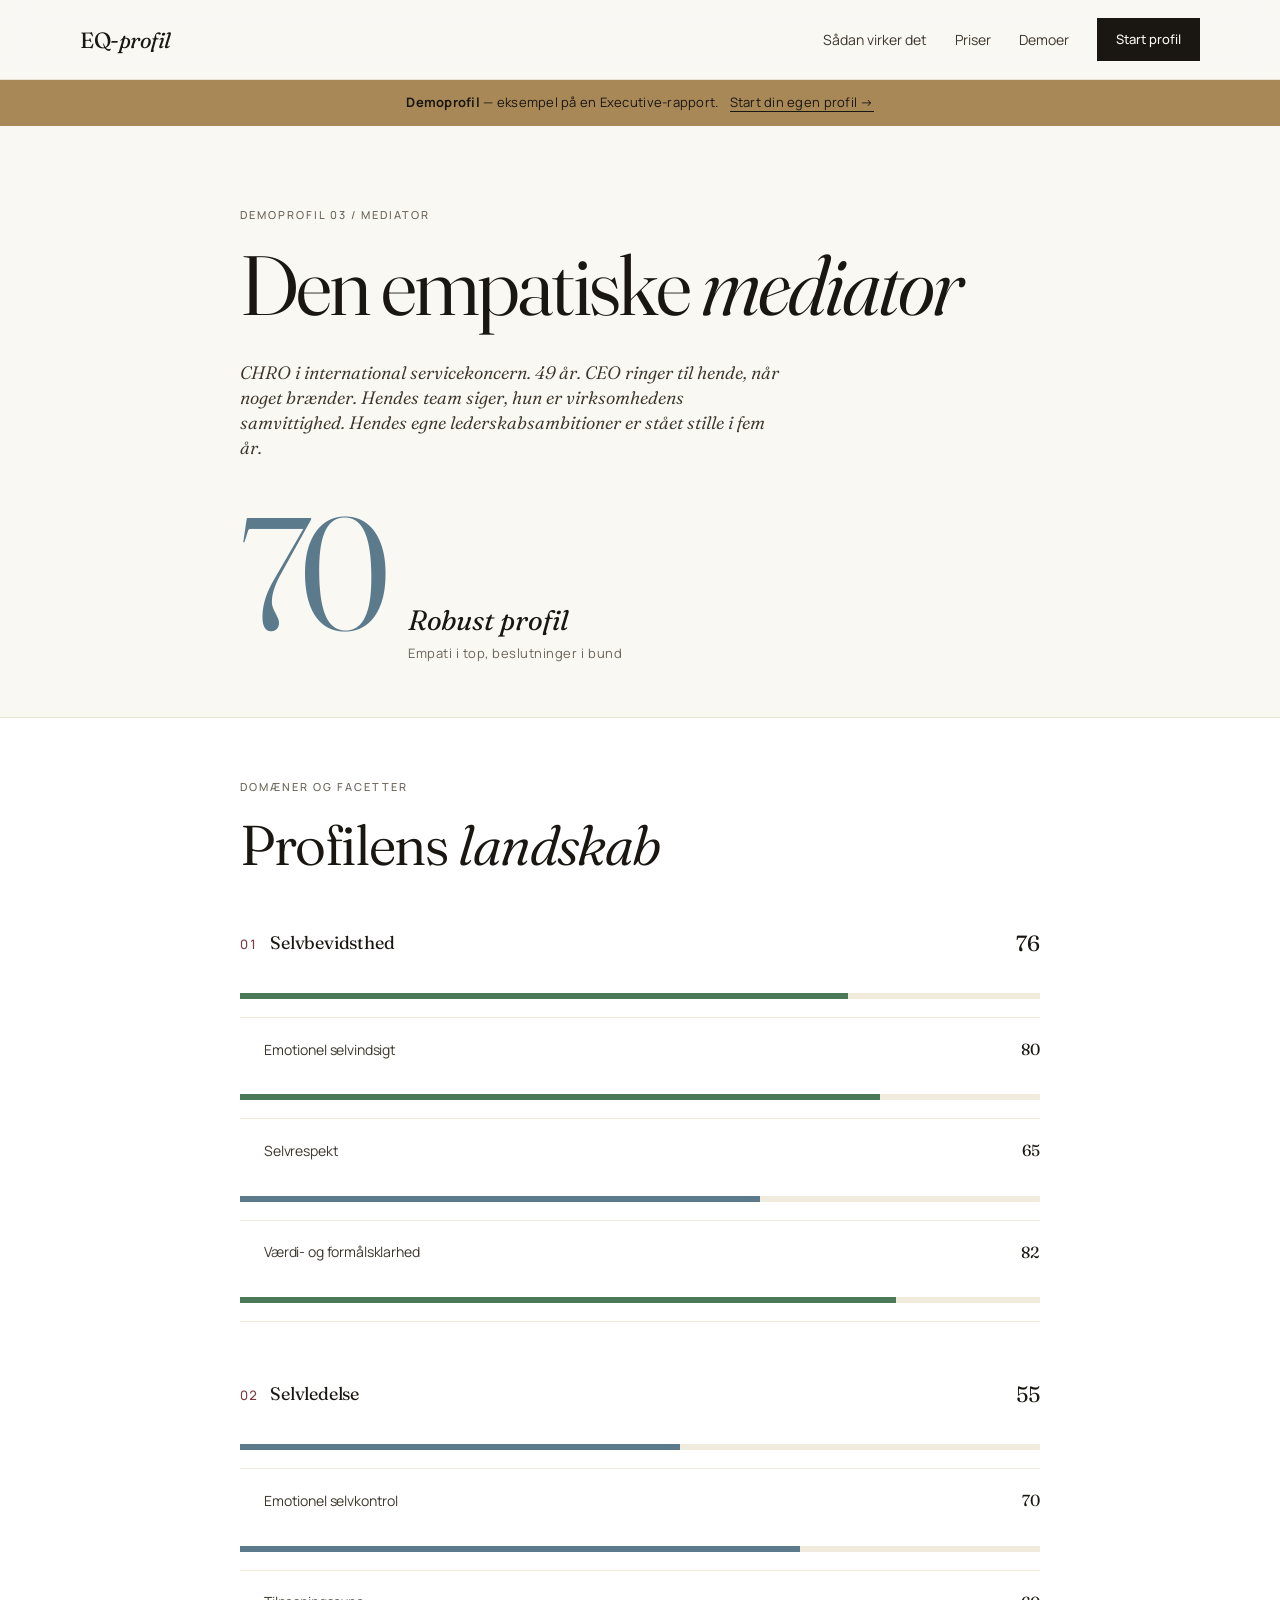
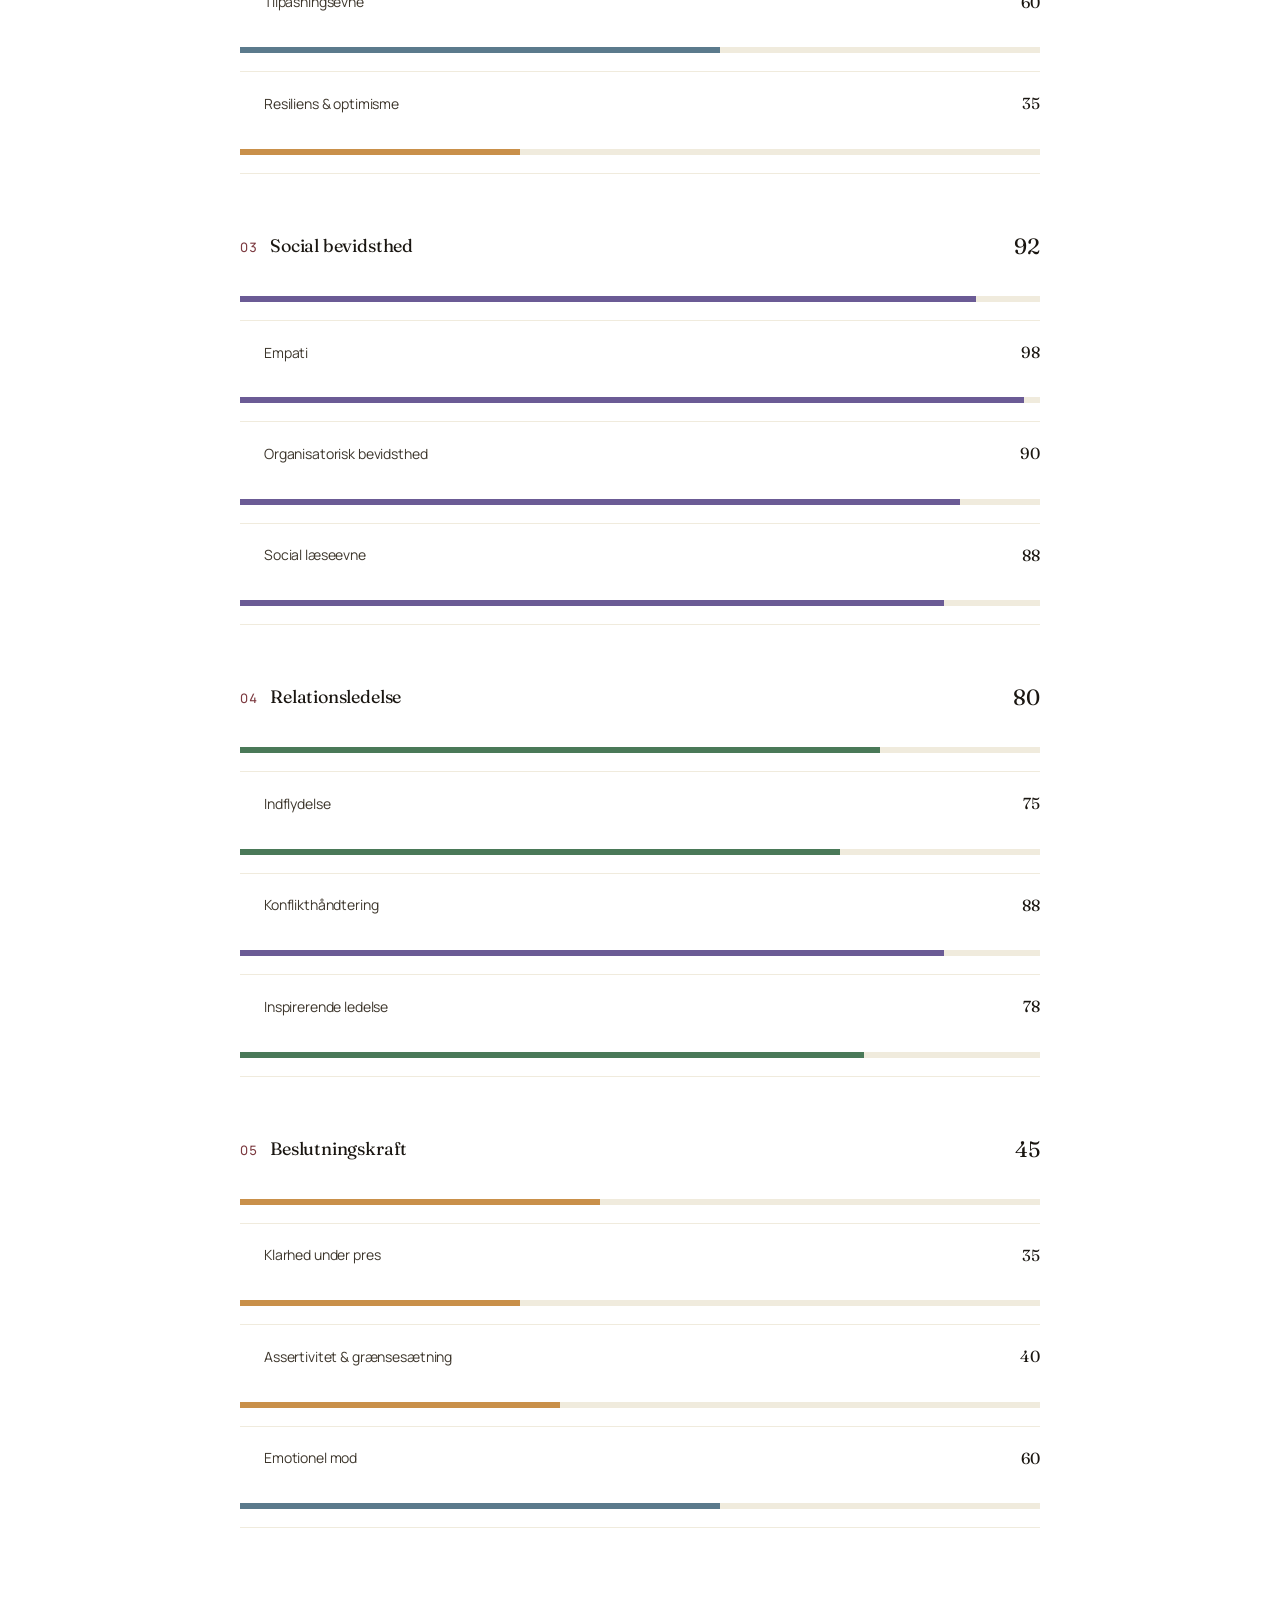
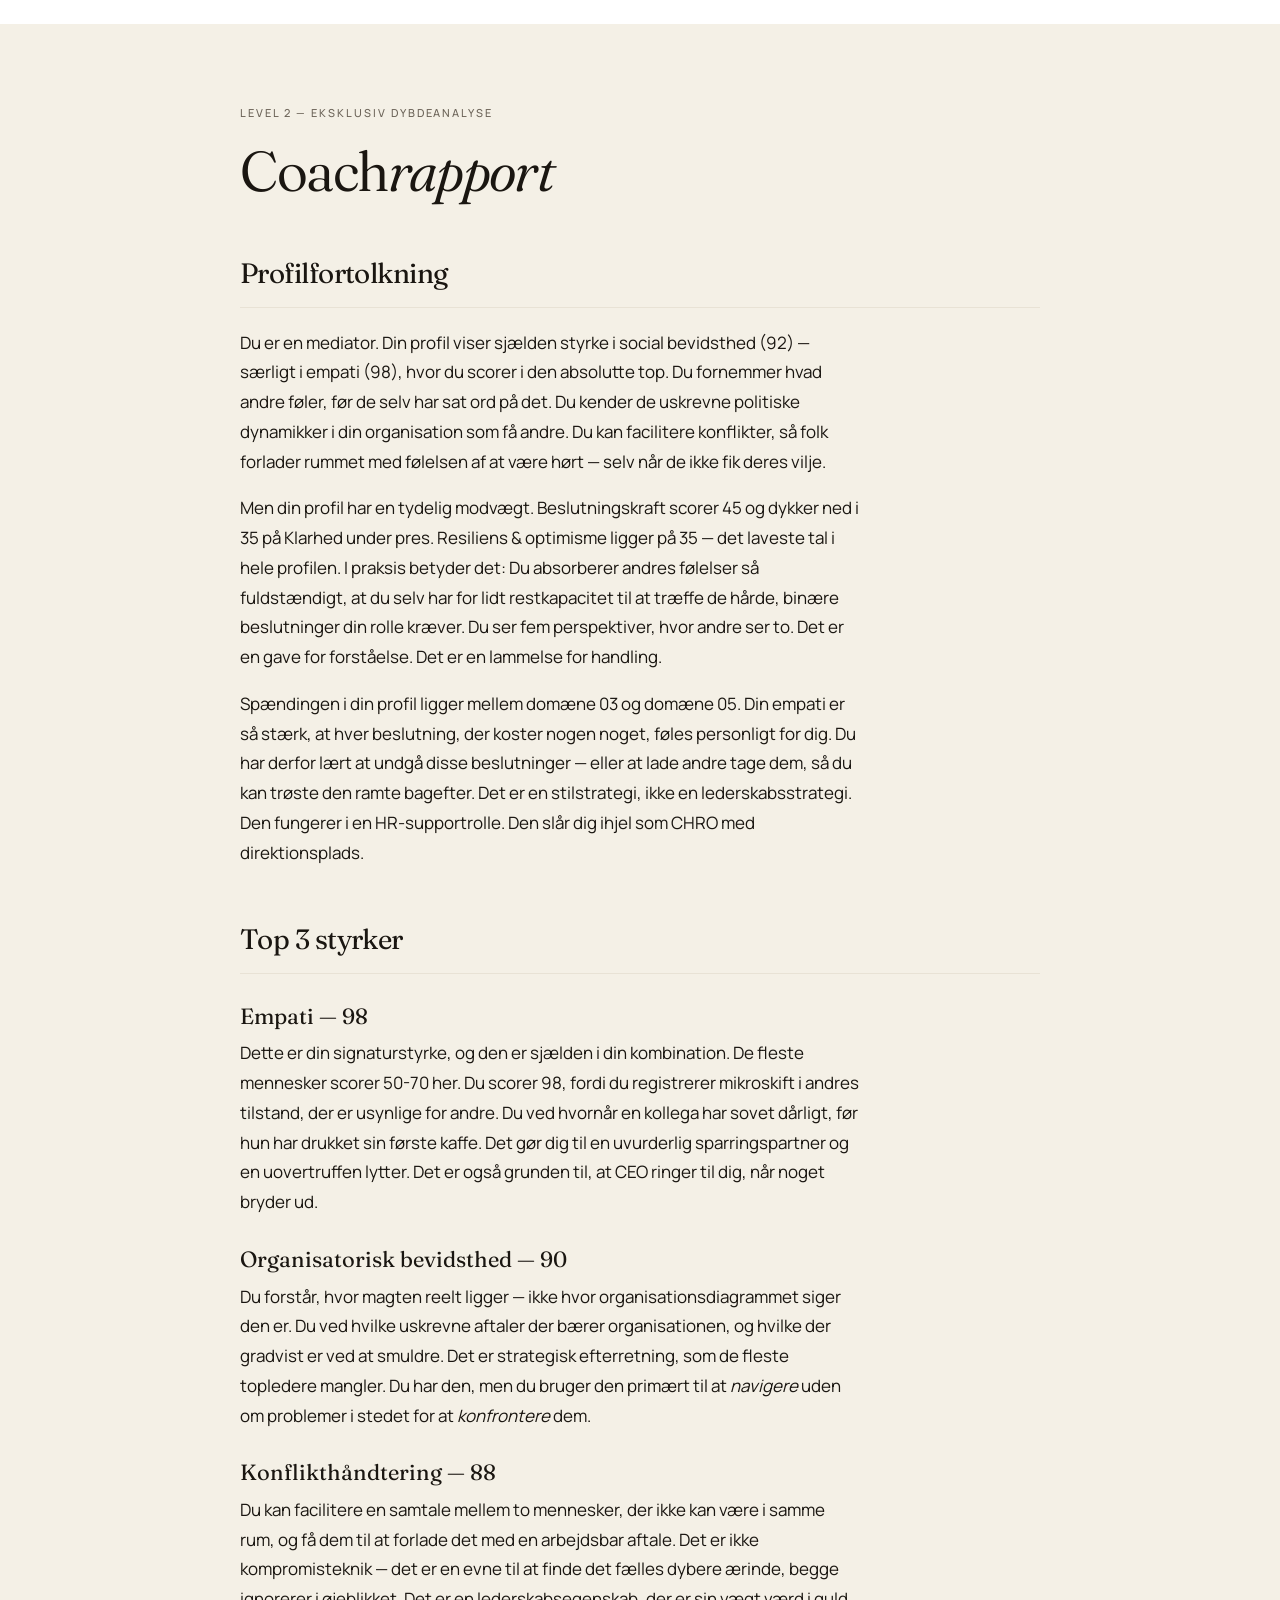
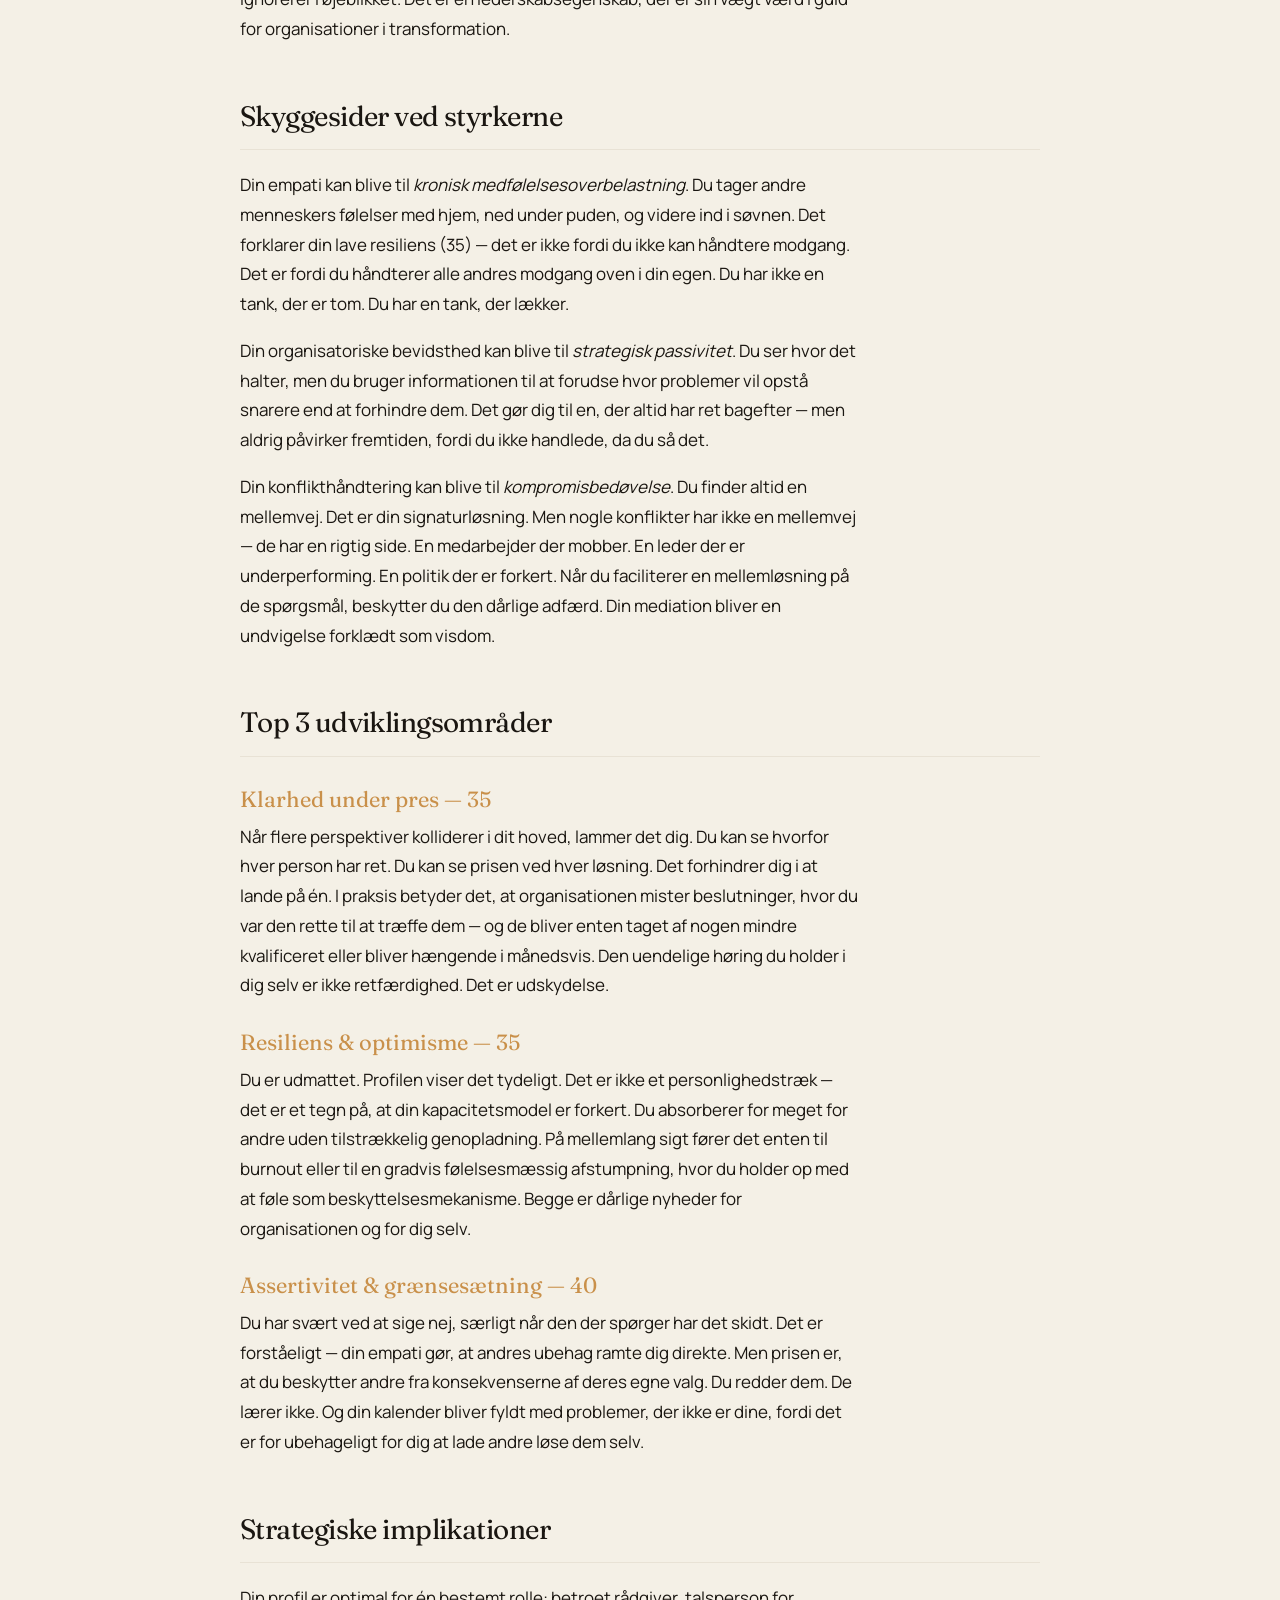
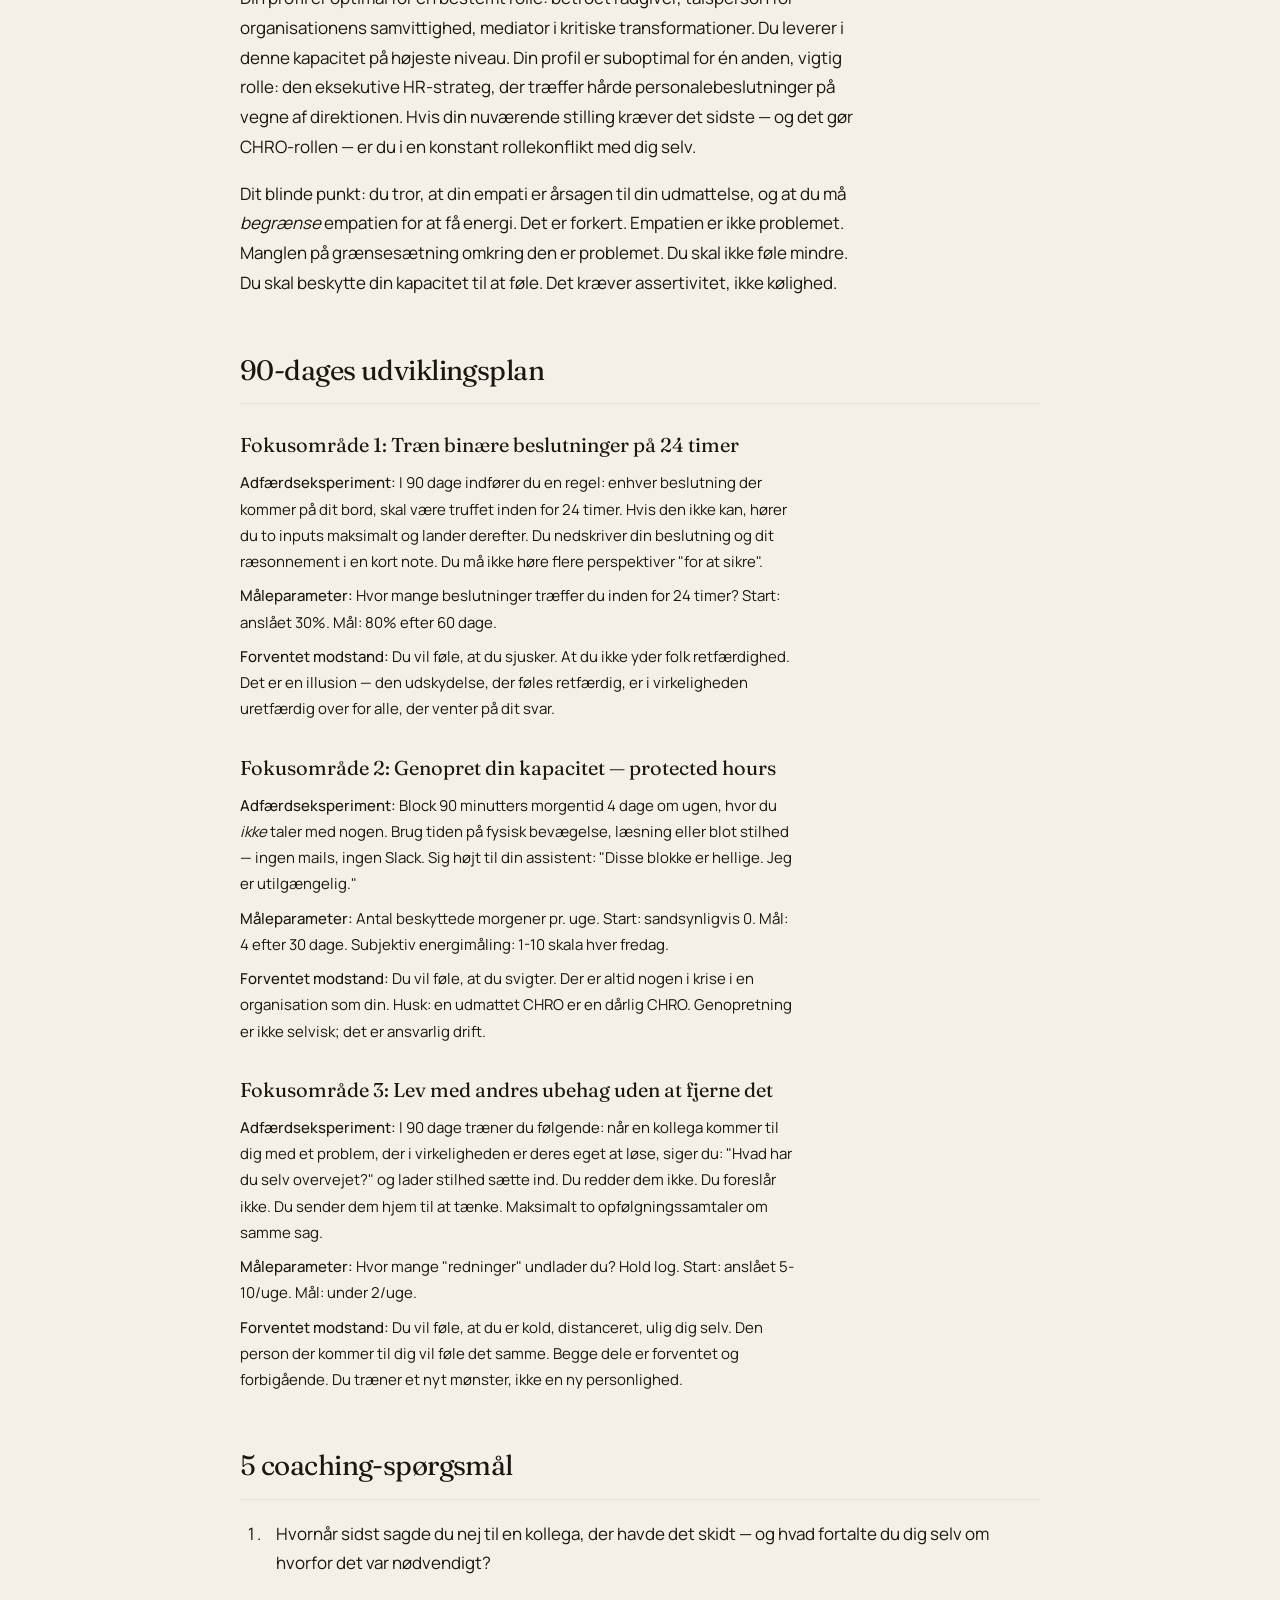
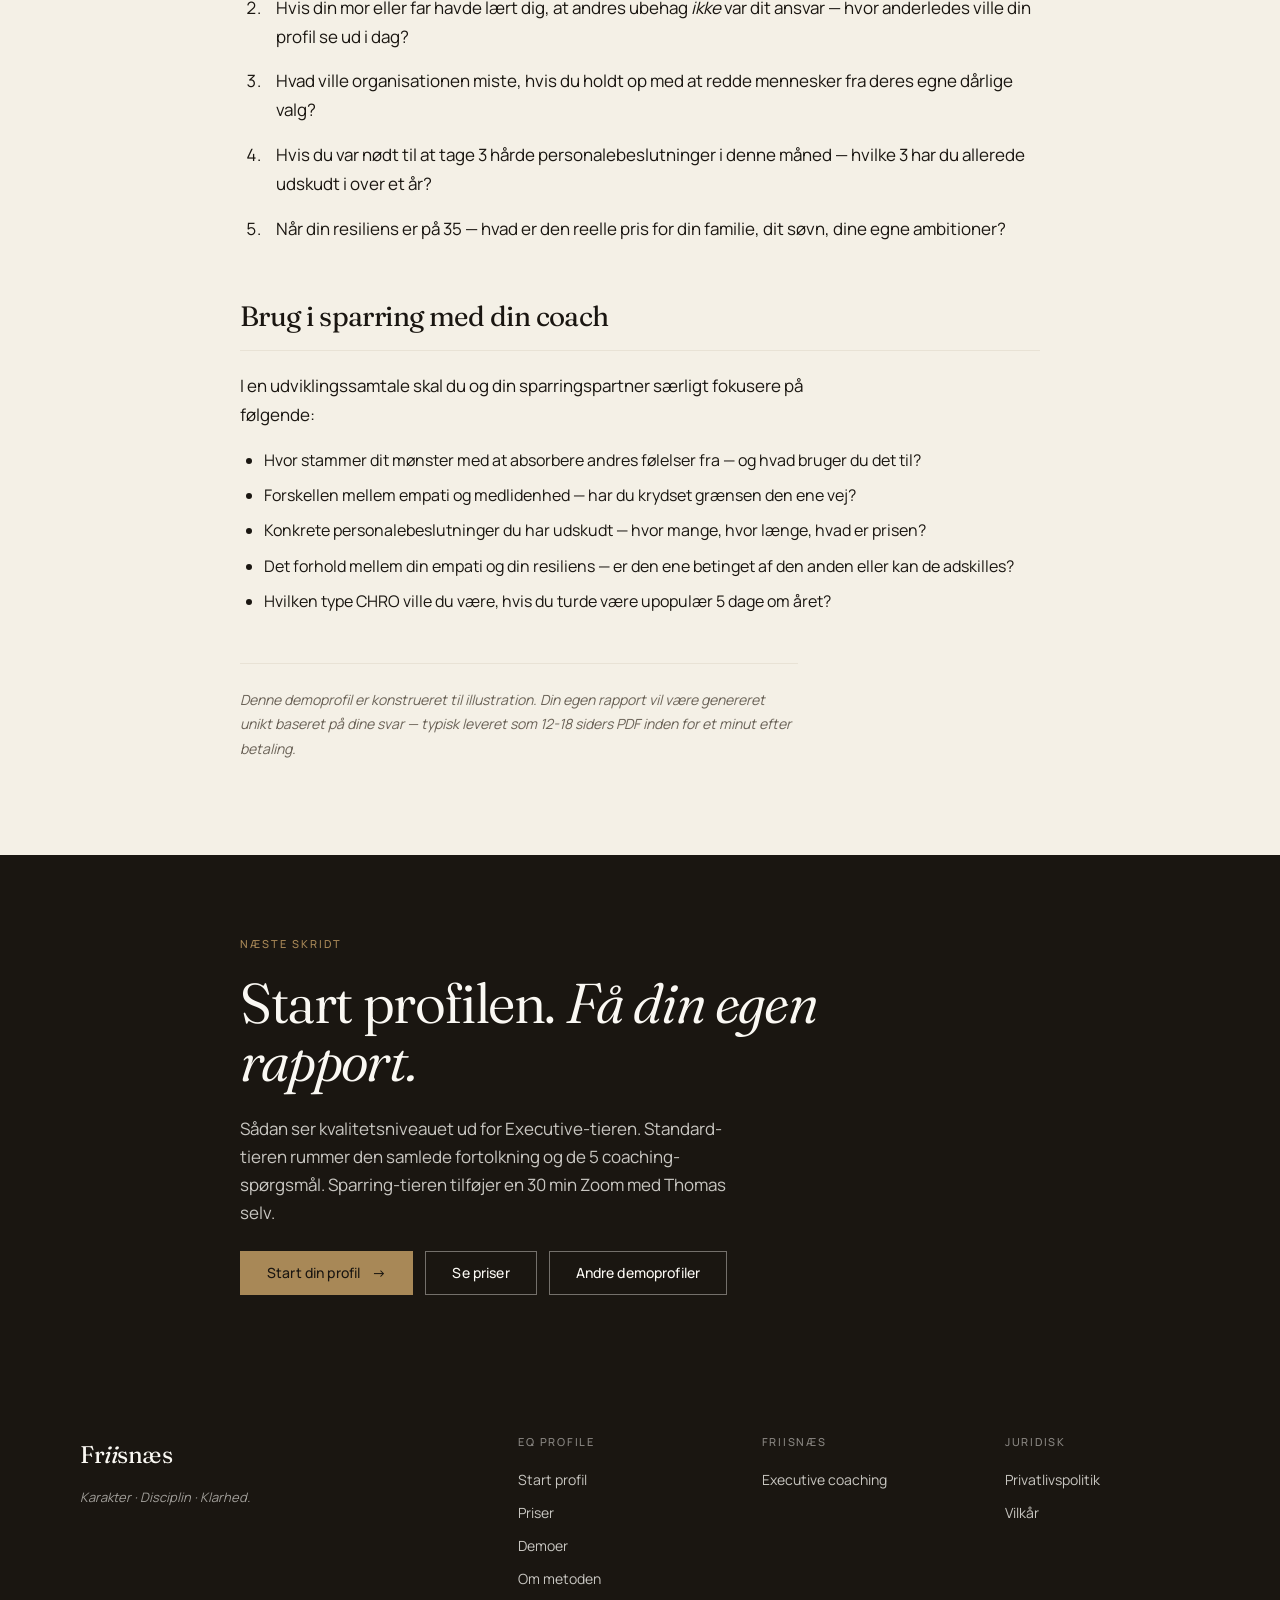
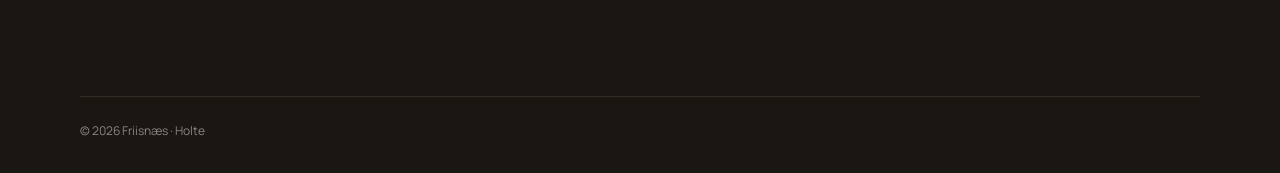
<file: empath.html>
<!DOCTYPE html>
<html lang="da">
<head>
<meta charset="UTF-8" />
<meta name="viewport" content="width=device-width, initial-scale=1.0" />
<title>Demoprofil: Den empatiske mediator | EQ Profile Executive</title>
<meta name="description" content="Eksempel på fuld EQ Profile Executive-rapport: HR-direktøren med suveræn empati og lav beslutningskraft. Skygge: undgår de svære beslutninger til de bliver akutte." />
<meta name="robots" content="index, follow" />
<link rel="canonical" href="https://friisnaes.com/eq-profile/demos/empath.html" />

<meta property="og:type" content="article" />
<meta property="og:title" content="Demoprofil: Den empatiske mediator" />
<meta property="og:description" content="CHRO med høj empati og lav beslutningskraft under pres. Eksempel på en fuld coachrapport." />
<meta property="og:locale" content="da_DK" />

<style>
/* =====================================================
   EQ Profile — Friisnæs design system
   Editorial, restrained, executive
   ===================================================== */

@import url('https://fonts.googleapis.com/css2?family=Fraunces:ital,opsz,wght@0,9..144,300..600;1,9..144,300..600&family=Manrope:wght@300..600&display=swap');

:root {
  /* Palette — warm editorial */
  --bg: #FAF8F3;
  --bg-alt: #F4F0E6;
  --bg-pure: #FFFFFF;
  --bg-deep: #1A1611;
  --ink: #1A1611;
  --ink-soft: #3D362C;
  --muted: #6B6358;
  --line: #E8E2D5;
  --line-soft: #F0EBDD;

  /* Accents */
  --oxblood: #7C3A40;
  --forest: #2D4A30;
  --gold: #A88857;
  --rose: #C9A0A0;

  /* Score interpretation */
  --score-1: #B85450;
  --score-2: #C9904A;
  --score-3: #5B7A8C;
  --score-4: #4A7958;
  --score-5: #6B5B95;

  /* Type */
  --serif: 'Fraunces', 'Iowan Old Style', Georgia, serif;
  --sans: 'Manrope', -apple-system, BlinkMacSystemFont, sans-serif;

  /* Layout */
  --container: 1200px;
  --container-narrow: 880px;
  --gutter: clamp(20px, 4vw, 40px);
  --section-y: clamp(64px, 9vw, 128px);
}

@media (prefers-color-scheme: dark) {
  :root {
    --bg: #14110D;
    --bg-alt: #1C1814;
    --bg-pure: #0F0D0A;
    --bg-deep: #0F0D0A;
    --ink: #F0EBDD;
    --ink-soft: #C9C0AE;
    --muted: #8B8273;
    --line: #2A251E;
    --line-soft: #1F1B16;
  }
}

* { box-sizing: border-box; }

html { scroll-behavior: smooth; }

body {
  margin: 0;
  font-family: var(--sans);
  font-size: 17px;
  line-height: 1.65;
  color: var(--ink);
  background: var(--bg);
  -webkit-font-smoothing: antialiased;
  -moz-osx-font-smoothing: grayscale;
  font-feature-settings: 'ss01', 'cv11';
}

/* Selection */
::selection { background: var(--ink); color: var(--bg); }

/* Container */
.wrap { max-width: var(--container); margin: 0 auto; padding: 0 var(--gutter); }
.wrap-narrow { max-width: var(--container-narrow); margin: 0 auto; padding: 0 var(--gutter); }

/* Typography */
h1, h2, h3, h4 {
  font-family: var(--serif);
  font-weight: 400;
  letter-spacing: -0.02em;
  margin: 0;
  color: var(--ink);
  font-feature-settings: 'ss01';
}

h1 {
  font-size: clamp(40px, 7vw, 84px);
  line-height: 0.98;
  letter-spacing: -0.035em;
  font-weight: 350;
}

h2 {
  font-size: clamp(32px, 4.5vw, 56px);
  line-height: 1.05;
  letter-spacing: -0.025em;
  font-weight: 350;
}

h3 {
  font-size: clamp(22px, 2.4vw, 28px);
  line-height: 1.2;
  font-weight: 400;
}

h4 {
  font-size: 18px;
  line-height: 1.3;
  font-weight: 500;
  font-family: var(--sans);
  letter-spacing: 0;
}

em, .ital {
  font-style: italic;
  font-feature-settings: 'ss01';
}

p {
  margin: 0 0 1em;
  max-width: 62ch;
}

a {
  color: var(--ink);
  text-decoration: none;
  border-bottom: 0.5px solid var(--line);
  transition: border-color 0.2s, color 0.2s;
}

a:hover { border-color: var(--oxblood); color: var(--oxblood); }

/* Eyebrow / kicker */
.eyebrow {
  font-size: 11px;
  letter-spacing: 0.18em;
  text-transform: uppercase;
  color: var(--muted);
  font-weight: 500;
  margin-bottom: 1.25rem;
}

.eyebrow-num {
  display: inline-block;
  font-family: var(--sans);
  font-variant-numeric: tabular-nums;
  margin-right: 12px;
  color: var(--oxblood);
}

/* Numeric markers (01, 02, 03 — Friisnæs signature) */
.num {
  font-family: var(--sans);
  font-size: 13px;
  font-weight: 500;
  font-variant-numeric: tabular-nums;
  letter-spacing: 0.08em;
  color: var(--oxblood);
}

/* Buttons */
.btn {
  display: inline-flex;
  align-items: center;
  gap: 8px;
  padding: 14px 26px;
  font-family: var(--sans);
  font-size: 14px;
  font-weight: 500;
  letter-spacing: 0.01em;
  border: 1px solid var(--ink);
  border-radius: 0;
  cursor: pointer;
  transition: all 0.2s ease;
  text-decoration: none;
  background: transparent;
  color: var(--ink);
  line-height: 1;
}

.btn:hover { background: var(--ink); color: var(--bg); border-color: var(--ink); }

.btn-primary {
  background: var(--ink);
  color: var(--bg);
  border-color: var(--ink);
}

.btn-primary:hover { background: var(--oxblood); border-color: var(--oxblood); color: var(--bg); }

.btn-ghost {
  border-color: var(--line);
  color: var(--ink-soft);
}

.btn-ghost:hover { border-color: var(--ink); background: transparent; color: var(--ink); }

.btn-arrow::after {
  content: '→';
  margin-left: 4px;
  transition: transform 0.2s;
}
.btn:hover .btn-arrow::after, .btn-arrow:hover::after { transform: translateX(3px); }

/* Section rhythm */
section { padding: var(--section-y) 0; }
.section-pure { background: var(--bg-pure); }
.section-alt { background: var(--bg-alt); }
.section-deep { background: var(--bg-deep); color: var(--bg); }
.section-deep h1, .section-deep h2, .section-deep h3 { color: var(--bg); }
.section-deep .muted, .section-deep .eyebrow { color: rgba(250,248,243,0.6); }

/* Hairline */
.hr { height: 1px; background: var(--line); margin: 0; border: none; }

/* Header / Nav */
.nav {
  position: sticky;
  top: 0;
  z-index: 50;
  background: rgba(250, 248, 243, 0.92);
  backdrop-filter: blur(12px);
  -webkit-backdrop-filter: blur(12px);
  border-bottom: 1px solid var(--line);
}

.nav-inner {
  max-width: var(--container);
  margin: 0 auto;
  padding: 18px var(--gutter);
  display: flex;
  align-items: center;
  justify-content: space-between;
  gap: 24px;
}

.brand {
  font-family: var(--serif);
  font-size: 22px;
  font-weight: 400;
  letter-spacing: -0.02em;
  border: none;
  color: var(--ink);
}

.brand .ii { font-style: italic; }

.nav-links {
  display: flex;
  align-items: center;
  gap: 28px;
  font-size: 14px;
}

.nav-links a {
  border: none;
  color: var(--ink-soft);
  font-weight: 400;
}

.nav-links a:hover { color: var(--oxblood); }

.nav-links a.nav-cta {
  padding: 10px 18px;
  font-size: 13px;
  border: 1px solid var(--ink);
  background: var(--ink);
  color: var(--bg);
  font-weight: 500;
}

.nav-links a.nav-cta:hover { background: var(--oxblood); border-color: var(--oxblood); color: var(--bg); }

@media (max-width: 720px) {
  .nav-links a:not(.nav-cta) { display: none; }
}

/* Hero */
.hero {
  padding: clamp(60px, 10vw, 140px) 0 clamp(60px, 9vw, 120px);
  border-bottom: 1px solid var(--line);
}

.hero-eyebrow {
  font-size: 12px;
  letter-spacing: 0.18em;
  text-transform: uppercase;
  color: var(--oxblood);
  font-weight: 500;
  margin-bottom: 28px;
}

.hero h1 { max-width: 14ch; margin-bottom: 0.4em; }

.hero-lede {
  font-family: var(--serif);
  font-size: clamp(20px, 2.4vw, 26px);
  line-height: 1.4;
  color: var(--ink-soft);
  max-width: 32ch;
  margin: 0 0 2.5rem;
  font-weight: 350;
  font-style: italic;
}

.hero-actions { display: flex; flex-wrap: wrap; gap: 12px; margin-top: 2rem; }

.hero-tagline {
  font-size: 13px;
  letter-spacing: 0.02em;
  color: var(--muted);
  margin-top: 1.5rem;
  font-style: italic;
}

/* Stats strip */
.stats {
  display: grid;
  grid-template-columns: repeat(auto-fit, minmax(160px, 1fr));
  gap: 0;
  border-top: 1px solid var(--line);
  border-bottom: 1px solid var(--line);
}

.stat {
  padding: 32px 24px;
  border-right: 1px solid var(--line);
}
.stat:last-child { border-right: none; }

.stat-num {
  font-family: var(--serif);
  font-size: 44px;
  line-height: 1;
  font-weight: 400;
  letter-spacing: -0.02em;
  color: var(--ink);
  margin-bottom: 8px;
}

.stat-label {
  font-size: 12px;
  letter-spacing: 0.1em;
  text-transform: uppercase;
  color: var(--muted);
}

/* Pricing */
.pricing-grid {
  display: grid;
  grid-template-columns: repeat(auto-fit, minmax(240px, 1fr));
  gap: 0;
  border: 1px solid var(--line);
  background: var(--bg-pure);
}

.pricing-card {
  padding: 36px 28px 32px;
  border-right: 1px solid var(--line);
  position: relative;
  display: flex;
  flex-direction: column;
}
.pricing-card:last-child { border-right: none; }

@media (max-width: 880px) {
  .pricing-card { border-right: none; border-bottom: 1px solid var(--line); }
  .pricing-card:last-child { border-bottom: none; }
}

.pricing-card.featured {
  background: var(--bg-deep);
  color: var(--bg);
}
.pricing-card.featured h3, .pricing-card.featured .price { color: var(--bg); }
.pricing-card.featured .pricing-features { color: rgba(250,248,243,0.78); }
.pricing-card.featured .pricing-tag { background: var(--gold); color: var(--bg-deep); }

.pricing-tag {
  position: absolute;
  top: -1px; left: 50%;
  transform: translate(-50%, -50%);
  background: var(--ink);
  color: var(--bg);
  padding: 4px 14px;
  font-size: 10px;
  letter-spacing: 0.14em;
  text-transform: uppercase;
  font-weight: 500;
}

.pricing-name {
  font-family: var(--serif);
  font-size: 22px;
  letter-spacing: -0.01em;
  margin-bottom: 6px;
  font-weight: 400;
}

.pricing-sub {
  font-size: 13px;
  color: var(--muted);
  margin-bottom: 24px;
  letter-spacing: 0.01em;
}

.price {
  display: flex;
  align-items: baseline;
  gap: 6px;
  margin-bottom: 24px;
}

.price-num {
  font-family: var(--serif);
  font-size: 44px;
  line-height: 1;
  font-weight: 400;
  letter-spacing: -0.025em;
}

.price-cur {
  font-size: 14px;
  color: var(--muted);
  letter-spacing: 0.02em;
}

.pricing-features {
  list-style: none;
  padding: 0;
  margin: 0 0 28px;
  font-size: 14px;
  line-height: 1.6;
  color: var(--ink-soft);
  flex: 1;
}

.pricing-features li {
  padding: 7px 0 7px 22px;
  position: relative;
  border-bottom: 1px solid var(--line-soft);
}
.pricing-features li:last-child { border-bottom: none; }

.pricing-features li::before {
  content: '—';
  position: absolute;
  left: 0;
  color: var(--oxblood);
  font-weight: 500;
}

.pricing-card.featured .pricing-features li {
  border-bottom-color: rgba(250,248,243,0.1);
}
.pricing-card.featured .pricing-features li::before { color: var(--gold); }

/* Demo profile cards */
.demo-grid {
  display: grid;
  grid-template-columns: repeat(auto-fit, minmax(280px, 1fr));
  gap: 1px;
  background: var(--line);
  border: 1px solid var(--line);
}

.demo-card {
  background: var(--bg-pure);
  padding: 32px 28px;
  display: flex;
  flex-direction: column;
  text-decoration: none;
  border: none;
  transition: background 0.2s;
}

.demo-card:hover { background: var(--bg-alt); border: none; }

.demo-num {
  font-size: 12px;
  letter-spacing: 0.14em;
  color: var(--oxblood);
  font-weight: 500;
  margin-bottom: 16px;
  font-variant-numeric: tabular-nums;
}

.demo-name {
  font-family: var(--serif);
  font-size: 26px;
  line-height: 1.1;
  letter-spacing: -0.02em;
  font-weight: 400;
  margin-bottom: 8px;
  color: var(--ink);
}

.demo-name em { color: var(--oxblood); }

.demo-tag {
  font-size: 12px;
  color: var(--muted);
  letter-spacing: 0.04em;
  margin-bottom: 18px;
}

.demo-desc {
  font-size: 14px;
  line-height: 1.55;
  color: var(--ink-soft);
  margin: 0 0 20px;
  flex: 1;
}

.demo-mini-bars {
  display: flex;
  gap: 4px;
  margin-bottom: 16px;
  height: 28px;
  align-items: flex-end;
}

.demo-mini-bars > div {
  flex: 1;
  border-radius: 1px;
  min-height: 4px;
  opacity: 0.85;
}

.demo-cta {
  font-size: 13px;
  font-weight: 500;
  color: var(--ink);
  letter-spacing: 0.02em;
  display: inline-flex;
  align-items: center;
  gap: 6px;
}

.demo-cta::after {
  content: '→';
  transition: transform 0.2s;
}

.demo-card:hover .demo-cta::after { transform: translateX(3px); }

/* Process / 3-up sections */
.three-up {
  display: grid;
  grid-template-columns: repeat(auto-fit, minmax(260px, 1fr));
  gap: 0;
  border-top: 1px solid var(--line);
}

.three-up > div {
  padding: 40px 32px 40px 0;
  border-right: 1px solid var(--line);
}
.three-up > div:last-child { border-right: none; padding-right: 0; }

@media (max-width: 880px) {
  .three-up > div { border-right: none; border-bottom: 1px solid var(--line); padding: 32px 0; }
  .three-up > div:last-child { border-bottom: none; }
}

.three-up h3 { margin-top: 18px; margin-bottom: 12px; }
.three-up .num { display: block; margin-bottom: 8px; }
.three-up p { font-size: 15px; color: var(--ink-soft); margin: 0; }

/* Domain visualization */
.domain-table {
  border-top: 1px solid var(--line);
  border-bottom: 1px solid var(--line);
  background: var(--bg-pure);
}

.domain-row {
  padding: 24px 0;
  border-bottom: 1px solid var(--line-soft);
  display: grid;
  grid-template-columns: 60px 1fr 2fr;
  gap: 32px;
  align-items: baseline;
}

.domain-row:last-child { border-bottom: none; }

.domain-row .num { padding-top: 6px; }

.domain-name {
  font-family: var(--serif);
  font-size: 22px;
  font-weight: 400;
  letter-spacing: -0.01em;
  color: var(--ink);
}

.domain-facets {
  font-size: 14px;
  color: var(--ink-soft);
  line-height: 1.7;
}

.domain-facets em {
  color: var(--ink);
  font-style: italic;
  font-weight: 500;
}

@media (max-width: 720px) {
  .domain-row { grid-template-columns: 1fr; gap: 6px; padding: 20px 0; }
}

/* FAQ */
.faq-grid { display: grid; grid-template-columns: 1fr; gap: 0; border-top: 1px solid var(--line); }

.faq-item {
  padding: 28px 0;
  border-bottom: 1px solid var(--line);
  display: grid;
  grid-template-columns: 60px 1fr;
  gap: 32px;
}

.faq-item .num { padding-top: 6px; }

.faq-q {
  font-family: var(--serif);
  font-size: 22px;
  font-weight: 400;
  letter-spacing: -0.01em;
  color: var(--ink);
  margin: 0 0 8px;
}

.faq-a {
  font-size: 15px;
  color: var(--ink-soft);
  line-height: 1.65;
  margin: 0;
  max-width: 70ch;
}

@media (max-width: 720px) {
  .faq-item { grid-template-columns: 1fr; gap: 4px; }
}

/* Closing CTA */
.closing {
  text-align: left;
  padding: clamp(80px, 12vw, 160px) 0;
}

.closing h2 { max-width: 18ch; margin-bottom: 32px; }
.closing-tag {
  font-style: italic;
  color: var(--muted);
  font-size: 14px;
  margin-top: 24px;
  letter-spacing: 0.01em;
}

/* Footer */
footer {
  background: var(--bg-deep);
  color: rgba(250,248,243,0.78);
  padding: 60px 0 32px;
  font-size: 14px;
}

footer .wrap { display: grid; grid-template-columns: 2fr 1fr 1fr 1fr; gap: 48px; }

@media (max-width: 720px) { footer .wrap { grid-template-columns: 1fr 1fr; } }

footer h4 {
  font-size: 11px;
  letter-spacing: 0.16em;
  text-transform: uppercase;
  color: rgba(250,248,243,0.5);
  margin-bottom: 18px;
  font-weight: 500;
}

footer ul { list-style: none; padding: 0; margin: 0; }
footer li { margin-bottom: 10px; }
footer a {
  color: rgba(250,248,243,0.78);
  border: none;
  font-size: 14px;
}
footer a:hover { color: var(--gold); }

.footer-brand {
  font-family: var(--serif);
  font-size: 24px;
  font-weight: 400;
  color: var(--bg);
  margin-bottom: 12px;
  letter-spacing: -0.02em;
}
.footer-brand .ii { font-style: italic; }

.footer-tag {
  font-size: 13px;
  line-height: 1.6;
  color: rgba(250,248,243,0.6);
  max-width: 32ch;
  margin: 0;
  font-style: italic;
}

.footer-bottom {
  margin-top: 48px;
  padding-top: 24px;
  border-top: 1px solid rgba(250,248,243,0.1);
  display: flex;
  justify-content: space-between;
  flex-wrap: wrap;
  gap: 12px;
  font-size: 12px;
  color: rgba(250,248,243,0.5);
}

/* =====================================================
   Test page specifics
   ===================================================== */

.test-shell {
  min-height: calc(100vh - 200px);
  padding: 60px 0;
}

.test-progress {
  position: sticky;
  top: 60px;
  background: var(--bg);
  padding: 16px 0;
  border-bottom: 1px solid var(--line);
  z-index: 10;
  margin-bottom: 40px;
}

.test-progress-bar {
  height: 2px;
  background: var(--line);
  position: relative;
  margin-top: 8px;
}

.test-progress-bar > div {
  height: 100%;
  background: var(--oxblood);
  transition: width 0.3s ease;
}

.test-progress-meta {
  display: flex;
  justify-content: space-between;
  font-size: 12px;
  letter-spacing: 0.04em;
  color: var(--muted);
}

.test-item {
  padding: 36px 0;
  border-bottom: 1px solid var(--line);
}

.test-item:last-child { border-bottom: none; }

.test-item-num {
  font-size: 11px;
  letter-spacing: 0.16em;
  color: var(--oxblood);
  font-weight: 500;
  font-variant-numeric: tabular-nums;
  margin-bottom: 16px;
}

.test-item-text {
  font-family: var(--serif);
  font-size: clamp(20px, 2.6vw, 26px);
  line-height: 1.35;
  letter-spacing: -0.015em;
  font-weight: 350;
  color: var(--ink);
  margin: 0 0 24px;
  max-width: 30ch;
}

.test-likert {
  display: grid;
  grid-template-columns: repeat(5, 1fr);
  gap: 8px;
}

.test-likert button {
  padding: 16px 8px;
  border: 1px solid var(--line);
  background: transparent;
  font-family: var(--sans);
  font-size: 12px;
  letter-spacing: 0.02em;
  cursor: pointer;
  color: var(--ink-soft);
  transition: all 0.15s;
  line-height: 1.3;
}

.test-likert button:hover {
  border-color: var(--ink-soft);
  color: var(--ink);
}

.test-likert button.sel {
  background: var(--ink);
  color: var(--bg);
  border-color: var(--ink);
  font-weight: 500;
}

.test-nav {
  display: flex;
  justify-content: space-between;
  align-items: center;
  padding: 32px 0;
  margin-top: 32px;
  border-top: 1px solid var(--line);
}

/* Results */
.result-hero {
  padding: 60px 0 40px;
  border-bottom: 1px solid var(--line);
}

.result-score {
  display: flex;
  align-items: baseline;
  gap: 24px;
  margin-top: 32px;
}

.result-score-num {
  font-family: var(--serif);
  font-size: clamp(80px, 14vw, 160px);
  line-height: 0.9;
  font-weight: 350;
  letter-spacing: -0.05em;
}

.result-score-meta { padding-bottom: 12px; }

.result-score-level {
  font-family: var(--serif);
  font-size: clamp(22px, 2.6vw, 28px);
  line-height: 1.2;
  font-weight: 400;
  font-style: italic;
  margin-bottom: 6px;
}

.result-bars {
  padding: 60px 0;
}

.result-bar-row {
  padding: 18px 0;
  border-bottom: 1px solid var(--line-soft);
  display: grid;
  grid-template-columns: 1fr 100px;
  gap: 24px;
  align-items: center;
}

.result-bar-name {
  font-family: var(--serif);
  font-size: 18px;
  letter-spacing: -0.01em;
  font-weight: 400;
}

.result-bar-name.facet {
  font-family: var(--sans);
  font-size: 14px;
  font-weight: 400;
  color: var(--ink-soft);
  padding-left: 24px;
}

.result-bar-track {
  position: relative;
  height: 6px;
  background: var(--line-soft);
  margin-top: 8px;
  grid-column: 1 / -1;
}

.result-bar-fill {
  position: absolute;
  height: 100%;
  top: 0; left: 0;
}

.result-bar-value {
  font-family: var(--serif);
  font-size: 22px;
  font-variant-numeric: tabular-nums;
  text-align: right;
  letter-spacing: -0.01em;
}

.result-domain-block { margin-bottom: 36px; }

/* Locked / upgrade gate */
.lock-gate {
  background: var(--bg-deep);
  color: var(--bg);
  padding: 64px 0;
  position: relative;
  overflow: hidden;
}

.lock-gate h2 { color: var(--bg); max-width: 18ch; margin-bottom: 0.4em; }
.lock-gate p { color: rgba(250,248,243,0.78); max-width: 50ch; }
.lock-gate .btn-primary {
  background: var(--gold);
  border-color: var(--gold);
  color: var(--bg-deep);
}
.lock-gate .btn-primary:hover { background: var(--bg); border-color: var(--bg); color: var(--bg-deep); }

.lock-preview {
  margin-top: 48px;
  padding: 32px;
  border: 1px solid rgba(250,248,243,0.18);
  background: rgba(250,248,243,0.04);
  position: relative;
}

.lock-preview-content {
  filter: blur(3px);
  opacity: 0.55;
  user-select: none;
  pointer-events: none;
}

.lock-preview-icon {
  position: absolute;
  top: 50%; left: 50%;
  transform: translate(-50%, -50%);
  font-family: var(--serif);
  font-size: 13px;
  letter-spacing: 0.16em;
  text-transform: uppercase;
  background: var(--gold);
  color: var(--bg-deep);
  padding: 12px 24px;
  font-weight: 500;
}

/* Subtle animations */
@keyframes fadeUp {
  from { opacity: 0; transform: translateY(10px); }
  to { opacity: 1; transform: translateY(0); }
}

.fade-up { animation: fadeUp 0.5s ease forwards; }

/* Cookie consent */
.cookie-banner {
  position: fixed;
  bottom: 16px;
  left: 16px;
  right: 16px;
  max-width: 480px;
  background: var(--bg-deep);
  color: var(--bg);
  padding: 22px 24px;
  font-size: 13px;
  line-height: 1.55;
  z-index: 100;
  box-shadow: 0 12px 40px rgba(0,0,0,0.18);
  display: none;
}

.cookie-banner.show { display: block; animation: fadeUp 0.4s ease forwards; }

.cookie-banner h4 { color: var(--bg); margin-bottom: 6px; font-size: 14px; }
.cookie-banner p { margin: 0 0 14px; color: rgba(250,248,243,0.78); }
.cookie-banner-actions { display: flex; gap: 8px; }
.cookie-banner button {
  padding: 8px 14px;
  font-size: 12px;
  background: transparent;
  color: var(--bg);
  border: 1px solid rgba(250,248,243,0.3);
  cursor: pointer;
  font-family: var(--sans);
}
.cookie-banner button:hover { background: rgba(250,248,243,0.1); }
.cookie-banner button.primary { background: var(--gold); color: var(--bg-deep); border-color: var(--gold); }
.cookie-banner button.primary:hover { background: var(--bg); border-color: var(--bg); color: var(--bg-deep); }

/* Responsive guards */
@media (max-width: 540px) {
  .test-likert { grid-template-columns: repeat(5, 1fr); gap: 4px; }
  .test-likert button { padding: 12px 4px; font-size: 11px; }
  .stat-num { font-size: 32px; }
}

</style>
</head>
<body>

<nav class="nav">
  <div class="nav-inner">
    <a href="index.html" class="brand">EQ-<span class="ii">profil</span></a>
    <div class="nav-links">
      <a href="index.html#hvordan">Sådan virker det</a>
      <a href="index.html#priser">Priser</a>
      <a href="index.html#demoer">Demoer</a>
      <a href="test.html" class="nav-cta">Start profil</a>
    </div>
  </div>
</nav>

<div style="background: var(--gold); color: var(--bg-deep); padding: 12px 0; font-size: 13px; text-align: center; letter-spacing: 0.02em;">
  <strong>Demoprofil</strong> — eksempel på en Executive-rapport. <a href="test.html" style="color: var(--bg-deep); border-bottom-color: var(--bg-deep); margin-left: 8px;">Start din egen profil →</a>
</div>

<section class="result-hero" style="padding: 80px 0 40px;">
  <div class="wrap-narrow">
    <div class="eyebrow">Demoprofil 03 / Mediator</div>
    <h1 style="margin-bottom: 0.4em;">Den empatiske <em>mediator</em></h1>
    <p class="hero-lede" style="font-size: 18px; max-width: 50ch;">CHRO i international servicekoncern. 49 år. CEO ringer til hende, når noget brænder. Hendes team siger, hun er virksomhedens samvittighed. Hendes egne lederskabsambitioner er stået stille i fem år.</p>

    <div class="result-score">
      <div class="result-score-num" style="color: var(--score-3);">70</div>
      <div class="result-score-meta">
        <div class="result-score-level">Robust profil</div>
        <div style="font-size: 13px; color: var(--muted); letter-spacing: 0.04em;">Empati i top, beslutninger i bund</div>
      </div>
    </div>
  </div>
</section>

<section class="result-bars section-pure">
  <div class="wrap-narrow">
    <div class="eyebrow">Domæner og facetter</div>
    <h2 style="margin-bottom: 32px;">Profilens <em>landskab</em></h2>

    <div class="result-domain-block">
      <div class="result-bar-row">
        <div class="result-bar-name"><span class="num" style="margin-right: 12px;">01</span>Selvbevidsthed</div>
        <div class="result-bar-value">76</div>
        <div class="result-bar-track"><div class="result-bar-fill" style="width: 76%; background: var(--score-4);"></div></div>
      </div>
      <div class="result-bar-row" style="grid-template-columns: 1fr 60px;">
        <div class="result-bar-name facet">Emotionel selvindsigt</div>
        <div class="result-bar-value" style="font-size: 16px;">80</div>
        <div class="result-bar-track"><div class="result-bar-fill" style="width: 80%; background: var(--score-4);"></div></div>
      </div>
      <div class="result-bar-row" style="grid-template-columns: 1fr 60px;">
        <div class="result-bar-name facet">Selvrespekt</div>
        <div class="result-bar-value" style="font-size: 16px;">65</div>
        <div class="result-bar-track"><div class="result-bar-fill" style="width: 65%; background: var(--score-3);"></div></div>
      </div>
      <div class="result-bar-row" style="grid-template-columns: 1fr 60px;">
        <div class="result-bar-name facet">Værdi- og formålsklarhed</div>
        <div class="result-bar-value" style="font-size: 16px;">82</div>
        <div class="result-bar-track"><div class="result-bar-fill" style="width: 82%; background: var(--score-4);"></div></div>
      </div>
    </div>

    <div class="result-domain-block">
      <div class="result-bar-row">
        <div class="result-bar-name"><span class="num" style="margin-right: 12px;">02</span>Selvledelse</div>
        <div class="result-bar-value">55</div>
        <div class="result-bar-track"><div class="result-bar-fill" style="width: 55%; background: var(--score-3);"></div></div>
      </div>
      <div class="result-bar-row" style="grid-template-columns: 1fr 60px;">
        <div class="result-bar-name facet">Emotionel selvkontrol</div>
        <div class="result-bar-value" style="font-size: 16px;">70</div>
        <div class="result-bar-track"><div class="result-bar-fill" style="width: 70%; background: var(--score-3);"></div></div>
      </div>
      <div class="result-bar-row" style="grid-template-columns: 1fr 60px;">
        <div class="result-bar-name facet">Tilpasningsevne</div>
        <div class="result-bar-value" style="font-size: 16px;">60</div>
        <div class="result-bar-track"><div class="result-bar-fill" style="width: 60%; background: var(--score-3);"></div></div>
      </div>
      <div class="result-bar-row" style="grid-template-columns: 1fr 60px;">
        <div class="result-bar-name facet">Resiliens & optimisme</div>
        <div class="result-bar-value" style="font-size: 16px;">35</div>
        <div class="result-bar-track"><div class="result-bar-fill" style="width: 35%; background: var(--score-2);"></div></div>
      </div>
    </div>

    <div class="result-domain-block">
      <div class="result-bar-row">
        <div class="result-bar-name"><span class="num" style="margin-right: 12px;">03</span>Social bevidsthed</div>
        <div class="result-bar-value">92</div>
        <div class="result-bar-track"><div class="result-bar-fill" style="width: 92%; background: var(--score-5);"></div></div>
      </div>
      <div class="result-bar-row" style="grid-template-columns: 1fr 60px;">
        <div class="result-bar-name facet">Empati</div>
        <div class="result-bar-value" style="font-size: 16px;">98</div>
        <div class="result-bar-track"><div class="result-bar-fill" style="width: 98%; background: var(--score-5);"></div></div>
      </div>
      <div class="result-bar-row" style="grid-template-columns: 1fr 60px;">
        <div class="result-bar-name facet">Organisatorisk bevidsthed</div>
        <div class="result-bar-value" style="font-size: 16px;">90</div>
        <div class="result-bar-track"><div class="result-bar-fill" style="width: 90%; background: var(--score-5);"></div></div>
      </div>
      <div class="result-bar-row" style="grid-template-columns: 1fr 60px;">
        <div class="result-bar-name facet">Social læseevne</div>
        <div class="result-bar-value" style="font-size: 16px;">88</div>
        <div class="result-bar-track"><div class="result-bar-fill" style="width: 88%; background: var(--score-5);"></div></div>
      </div>
    </div>

    <div class="result-domain-block">
      <div class="result-bar-row">
        <div class="result-bar-name"><span class="num" style="margin-right: 12px;">04</span>Relationsledelse</div>
        <div class="result-bar-value">80</div>
        <div class="result-bar-track"><div class="result-bar-fill" style="width: 80%; background: var(--score-4);"></div></div>
      </div>
      <div class="result-bar-row" style="grid-template-columns: 1fr 60px;">
        <div class="result-bar-name facet">Indflydelse</div>
        <div class="result-bar-value" style="font-size: 16px;">75</div>
        <div class="result-bar-track"><div class="result-bar-fill" style="width: 75%; background: var(--score-4);"></div></div>
      </div>
      <div class="result-bar-row" style="grid-template-columns: 1fr 60px;">
        <div class="result-bar-name facet">Konflikthåndtering</div>
        <div class="result-bar-value" style="font-size: 16px;">88</div>
        <div class="result-bar-track"><div class="result-bar-fill" style="width: 88%; background: var(--score-5);"></div></div>
      </div>
      <div class="result-bar-row" style="grid-template-columns: 1fr 60px;">
        <div class="result-bar-name facet">Inspirerende ledelse</div>
        <div class="result-bar-value" style="font-size: 16px;">78</div>
        <div class="result-bar-track"><div class="result-bar-fill" style="width: 78%; background: var(--score-4);"></div></div>
      </div>
    </div>

    <div class="result-domain-block">
      <div class="result-bar-row">
        <div class="result-bar-name"><span class="num" style="margin-right: 12px;">05</span>Beslutningskraft</div>
        <div class="result-bar-value">45</div>
        <div class="result-bar-track"><div class="result-bar-fill" style="width: 45%; background: var(--score-2);"></div></div>
      </div>
      <div class="result-bar-row" style="grid-template-columns: 1fr 60px;">
        <div class="result-bar-name facet">Klarhed under pres</div>
        <div class="result-bar-value" style="font-size: 16px;">35</div>
        <div class="result-bar-track"><div class="result-bar-fill" style="width: 35%; background: var(--score-2);"></div></div>
      </div>
      <div class="result-bar-row" style="grid-template-columns: 1fr 60px;">
        <div class="result-bar-name facet">Assertivitet & grænsesætning</div>
        <div class="result-bar-value" style="font-size: 16px;">40</div>
        <div class="result-bar-track"><div class="result-bar-fill" style="width: 40%; background: var(--score-2);"></div></div>
      </div>
      <div class="result-bar-row" style="grid-template-columns: 1fr 60px;">
        <div class="result-bar-name facet">Emotionel mod</div>
        <div class="result-bar-value" style="font-size: 16px;">60</div>
        <div class="result-bar-track"><div class="result-bar-fill" style="width: 60%; background: var(--score-3);"></div></div>
      </div>
    </div>
  </div>
</section>

<section class="section-alt" style="padding: 80px 0;">
  <div class="wrap-narrow">
    <div class="eyebrow">Level 2 — eksklusiv dybdeanalyse</div>
    <h2 style="margin-bottom: 56px;">Coach<em>rapport</em></h2>

    <article style="font-size: 17px; line-height: 1.75; color: var(--ink);">

      <h3 style="font-family: var(--serif); font-size: 28px; font-weight: 400; letter-spacing: -0.02em; margin: 0 0 20px; padding-bottom: 16px; border-bottom: 1px solid var(--line);">Profilfortolkning</h3>

      <p>Du er en mediator. Din profil viser sjælden styrke i social bevidsthed (92) — særligt i empati (98), hvor du scorer i den absolutte top. Du fornemmer hvad andre føler, før de selv har sat ord på det. Du kender de uskrevne politiske dynamikker i din organisation som få andre. Du kan facilitere konflikter, så folk forlader rummet med følelsen af at være hørt — selv når de ikke fik deres vilje.</p>

      <p>Men din profil har en tydelig modvægt. Beslutningskraft scorer 45 og dykker ned i 35 på Klarhed under pres. Resiliens & optimisme ligger på 35 — det laveste tal i hele profilen. I praksis betyder det: Du absorberer andres følelser så fuldstændigt, at du selv har for lidt restkapacitet til at træffe de hårde, binære beslutninger din rolle kræver. Du ser fem perspektiver, hvor andre ser to. Det er en gave for forståelse. Det er en lammelse for handling.</p>

      <p>Spændingen i din profil ligger mellem domæne 03 og domæne 05. Din empati er så stærk, at hver beslutning, der koster nogen noget, føles personligt for dig. Du har derfor lært at undgå disse beslutninger — eller at lade andre tage dem, så du kan trøste den ramte bagefter. Det er en stilstrategi, ikke en lederskabsstrategi. Den fungerer i en HR-supportrolle. Den slår dig ihjel som CHRO med direktionsplads.</p>

      <h3 style="font-family: var(--serif); font-size: 28px; font-weight: 400; letter-spacing: -0.02em; margin: 56px 0 20px; padding-bottom: 16px; border-bottom: 1px solid var(--line);">Top 3 styrker</h3>

      <h4 style="font-family: var(--serif); font-size: 22px; font-weight: 400; margin: 28px 0 8px;">Empati — 98</h4>
      <p>Dette er din signaturstyrke, og den er sjælden i din kombination. De fleste mennesker scorer 50-70 her. Du scorer 98, fordi du registrerer mikroskift i andres tilstand, der er usynlige for andre. Du ved hvornår en kollega har sovet dårligt, før hun har drukket sin første kaffe. Det gør dig til en uvurderlig sparringspartner og en uovertruffen lytter. Det er også grunden til, at CEO ringer til dig, når noget bryder ud.</p>

      <h4 style="font-family: var(--serif); font-size: 22px; font-weight: 400; margin: 28px 0 8px;">Organisatorisk bevidsthed — 90</h4>
      <p>Du forstår, hvor magten reelt ligger — ikke hvor organisationsdiagrammet siger den er. Du ved hvilke uskrevne aftaler der bærer organisationen, og hvilke der gradvist er ved at smuldre. Det er strategisk efterretning, som de fleste topledere mangler. Du har den, men du bruger den primært til at <em>navigere</em> uden om problemer i stedet for at <em>konfrontere</em> dem.</p>

      <h4 style="font-family: var(--serif); font-size: 22px; font-weight: 400; margin: 28px 0 8px;">Konflikthåndtering — 88</h4>
      <p>Du kan facilitere en samtale mellem to mennesker, der ikke kan være i samme rum, og få dem til at forlade det med en arbejdsbar aftale. Det er ikke kompromisteknik — det er en evne til at finde det fælles dybere ærinde, begge ignorerer i øjeblikket. Det er en lederskabsegenskab, der er sin vægt værd i guld for organisationer i transformation.</p>

      <h3 style="font-family: var(--serif); font-size: 28px; font-weight: 400; letter-spacing: -0.02em; margin: 56px 0 20px; padding-bottom: 16px; border-bottom: 1px solid var(--line);">Skyggesider ved styrkerne</h3>

      <p>Din empati kan blive til <em>kronisk medfølelsesoverbelastning</em>. Du tager andre menneskers følelser med hjem, ned under puden, og videre ind i søvnen. Det forklarer din lave resiliens (35) — det er ikke fordi du ikke kan håndtere modgang. Det er fordi du håndterer alle andres modgang oven i din egen. Du har ikke en tank, der er tom. Du har en tank, der lækker.</p>

      <p>Din organisatoriske bevidsthed kan blive til <em>strategisk passivitet</em>. Du ser hvor det halter, men du bruger informationen til at forudse hvor problemer vil opstå snarere end at forhindre dem. Det gør dig til en, der altid har ret bagefter — men aldrig påvirker fremtiden, fordi du ikke handlede, da du så det.</p>

      <p>Din konflikthåndtering kan blive til <em>kompromisbedøvelse</em>. Du finder altid en mellemvej. Det er din signaturløsning. Men nogle konflikter har ikke en mellemvej — de har en rigtig side. En medarbejder der mobber. En leder der er underperforming. En politik der er forkert. Når du faciliterer en mellemløsning på de spørgsmål, beskytter du den dårlige adfærd. Din mediation bliver en undvigelse forklædt som visdom.</p>

      <h3 style="font-family: var(--serif); font-size: 28px; font-weight: 400; letter-spacing: -0.02em; margin: 56px 0 20px; padding-bottom: 16px; border-bottom: 1px solid var(--line);">Top 3 udviklingsområder</h3>

      <h4 style="font-family: var(--serif); font-size: 22px; font-weight: 400; margin: 28px 0 8px; color: var(--score-2);">Klarhed under pres — 35</h4>
      <p>Når flere perspektiver kolliderer i dit hoved, lammer det dig. Du kan se hvorfor hver person har ret. Du kan se prisen ved hver løsning. Det forhindrer dig i at lande på én. I praksis betyder det, at organisationen mister beslutninger, hvor du var den rette til at træffe dem — og de bliver enten taget af nogen mindre kvalificeret eller bliver hængende i månedsvis. Den uendelige høring du holder i dig selv er ikke retfærdighed. Det er udskydelse.</p>

      <h4 style="font-family: var(--serif); font-size: 22px; font-weight: 400; margin: 28px 0 8px; color: var(--score-2);">Resiliens & optimisme — 35</h4>
      <p>Du er udmattet. Profilen viser det tydeligt. Det er ikke et personlighedstræk — det er et tegn på, at din kapacitetsmodel er forkert. Du absorberer for meget for andre uden tilstrækkelig genopladning. På mellemlang sigt fører det enten til burnout eller til en gradvis følelsesmæssig afstumpning, hvor du holder op med at føle som beskyttelsesmekanisme. Begge er dårlige nyheder for organisationen og for dig selv.</p>

      <h4 style="font-family: var(--serif); font-size: 22px; font-weight: 400; margin: 28px 0 8px; color: var(--score-2);">Assertivitet & grænsesætning — 40</h4>
      <p>Du har svært ved at sige nej, særligt når den der spørger har det skidt. Det er forståeligt — din empati gør, at andres ubehag ramte dig direkte. Men prisen er, at du beskytter andre fra konsekvenserne af deres egne valg. Du redder dem. De lærer ikke. Og din kalender bliver fyldt med problemer, der ikke er dine, fordi det er for ubehageligt for dig at lade andre løse dem selv.</p>

      <h3 style="font-family: var(--serif); font-size: 28px; font-weight: 400; letter-spacing: -0.02em; margin: 56px 0 20px; padding-bottom: 16px; border-bottom: 1px solid var(--line);">Strategiske implikationer</h3>

      <p>Din profil er optimal for én bestemt rolle: betroet rådgiver, talsperson for organisationens samvittighed, mediator i kritiske transformationer. Du leverer i denne kapacitet på højeste niveau. Din profil er suboptimal for én anden, vigtig rolle: den eksekutive HR-strateg, der træffer hårde personalebeslutninger på vegne af direktionen. Hvis din nuværende stilling kræver det sidste — og det gør CHRO-rollen — er du i en konstant rollekonflikt med dig selv.</p>

      <p>Dit blinde punkt: du tror, at din empati er årsagen til din udmattelse, og at du må <em>begrænse</em> empatien for at få energi. Det er forkert. Empatien er ikke problemet. Manglen på grænsesætning omkring den er problemet. Du skal ikke føle mindre. Du skal beskytte din kapacitet til at føle. Det kræver assertivitet, ikke kølighed.</p>

      <h3 style="font-family: var(--serif); font-size: 28px; font-weight: 400; letter-spacing: -0.02em; margin: 56px 0 20px; padding-bottom: 16px; border-bottom: 1px solid var(--line);">90-dages udviklingsplan</h3>

      <h4 style="font-family: var(--serif); font-size: 20px; font-weight: 400; margin: 28px 0 12px;">Fokusområde 1: Træn binære beslutninger på 24 timer</h4>
      <p style="font-size: 15px; margin-bottom: 8px;"><strong style="font-weight: 500;">Adfærdseksperiment:</strong> I 90 dage indfører du en regel: enhver beslutning der kommer på dit bord, skal være truffet inden for 24 timer. Hvis den ikke kan, hører du to inputs maksimalt og lander derefter. Du nedskriver din beslutning og dit ræsonnement i en kort note. Du må ikke høre flere perspektiver "for at sikre".</p>
      <p style="font-size: 15px; margin-bottom: 8px;"><strong style="font-weight: 500;">Måleparameter:</strong> Hvor mange beslutninger træffer du inden for 24 timer? Start: anslået 30%. Mål: 80% efter 60 dage.</p>
      <p style="font-size: 15px; margin-bottom: 24px;"><strong style="font-weight: 500;">Forventet modstand:</strong> Du vil føle, at du sjusker. At du ikke yder folk retfærdighed. Det er en illusion — den udskydelse, der føles retfærdig, er i virkeligheden uretfærdig over for alle, der venter på dit svar.</p>

      <h4 style="font-family: var(--serif); font-size: 20px; font-weight: 400; margin: 32px 0 12px;">Fokusområde 2: Genopret din kapacitet — protected hours</h4>
      <p style="font-size: 15px; margin-bottom: 8px;"><strong style="font-weight: 500;">Adfærdseksperiment:</strong> Block 90 minutters morgentid 4 dage om ugen, hvor du <em>ikke</em> taler med nogen. Brug tiden på fysisk bevægelse, læsning eller blot stilhed — ingen mails, ingen Slack. Sig højt til din assistent: "Disse blokke er hellige. Jeg er utilgængelig."</p>
      <p style="font-size: 15px; margin-bottom: 8px;"><strong style="font-weight: 500;">Måleparameter:</strong> Antal beskyttede morgener pr. uge. Start: sandsynligvis 0. Mål: 4 efter 30 dage. Subjektiv energimåling: 1-10 skala hver fredag.</p>
      <p style="font-size: 15px; margin-bottom: 24px;"><strong style="font-weight: 500;">Forventet modstand:</strong> Du vil føle, at du svigter. Der er altid nogen i krise i en organisation som din. Husk: en udmattet CHRO er en dårlig CHRO. Genopretning er ikke selvisk; det er ansvarlig drift.</p>

      <h4 style="font-family: var(--serif); font-size: 20px; font-weight: 400; margin: 32px 0 12px;">Fokusområde 3: Lev med andres ubehag uden at fjerne det</h4>
      <p style="font-size: 15px; margin-bottom: 8px;"><strong style="font-weight: 500;">Adfærdseksperiment:</strong> I 90 dage træner du følgende: når en kollega kommer til dig med et problem, der i virkeligheden er deres eget at løse, siger du: "Hvad har du selv overvejet?" og lader stilhed sætte ind. Du redder dem ikke. Du foreslår ikke. Du sender dem hjem til at tænke. Maksimalt to opfølgningssamtaler om samme sag.</p>
      <p style="font-size: 15px; margin-bottom: 8px;"><strong style="font-weight: 500;">Måleparameter:</strong> Hvor mange "redninger" undlader du? Hold log. Start: anslået 5-10/uge. Mål: under 2/uge.</p>
      <p style="font-size: 15px;"><strong style="font-weight: 500;">Forventet modstand:</strong> Du vil føle, at du er kold, distanceret, ulig dig selv. Den person der kommer til dig vil føle det samme. Begge dele er forventet og forbigående. Du træner et nyt mønster, ikke en ny personlighed.</p>

      <h3 style="font-family: var(--serif); font-size: 28px; font-weight: 400; letter-spacing: -0.02em; margin: 56px 0 20px; padding-bottom: 16px; border-bottom: 1px solid var(--line);">5 coaching-spørgsmål</h3>

      <ol style="padding-left: 24px; font-size: 17px; line-height: 1.7;">
        <li style="margin-bottom: 16px; padding-left: 12px;">Hvornår sidst sagde du nej til en kollega, der havde det skidt — og hvad fortalte du dig selv om hvorfor det var nødvendigt?</li>
        <li style="margin-bottom: 16px; padding-left: 12px;">Hvis din mor eller far havde lært dig, at andres ubehag <em>ikke</em> var dit ansvar — hvor anderledes ville din profil se ud i dag?</li>
        <li style="margin-bottom: 16px; padding-left: 12px;">Hvad ville organisationen miste, hvis du holdt op med at redde mennesker fra deres egne dårlige valg?</li>
        <li style="margin-bottom: 16px; padding-left: 12px;">Hvis du var nødt til at tage 3 hårde personalebeslutninger i denne måned — hvilke 3 har du allerede udskudt i over et år?</li>
        <li style="margin-bottom: 16px; padding-left: 12px;">Når din resiliens er på 35 — hvad er den reelle pris for din familie, dit søvn, dine egne ambitioner?</li>
      </ol>

      <h3 style="font-family: var(--serif); font-size: 28px; font-weight: 400; letter-spacing: -0.02em; margin: 56px 0 20px; padding-bottom: 16px; border-bottom: 1px solid var(--line);">Brug i sparring med din coach</h3>

      <p>I en udviklingssamtale skal du og din sparringspartner særligt fokusere på følgende:</p>
      <ul style="font-size: 16px; line-height: 1.7; padding-left: 24px;">
        <li style="margin-bottom: 8px;">Hvor stammer dit mønster med at absorbere andres følelser fra — og hvad bruger du det til?</li>
        <li style="margin-bottom: 8px;">Forskellen mellem empati og medlidenhed — har du krydset grænsen den ene vej?</li>
        <li style="margin-bottom: 8px;">Konkrete personalebeslutninger du har udskudt — hvor mange, hvor længe, hvad er prisen?</li>
        <li style="margin-bottom: 8px;">Det forhold mellem din empati og din resiliens — er den ene betinget af den anden eller kan de adskilles?</li>
        <li style="margin-bottom: 8px;">Hvilken type CHRO ville du være, hvis du turde være upopulær 5 dage om året?</li>
      </ul>

      <p style="font-style: italic; color: var(--muted); font-size: 14px; margin-top: 48px; padding-top: 24px; border-top: 1px solid var(--line);">Denne demoprofil er konstrueret til illustration. Din egen rapport vil være genereret unikt baseret på dine svar — typisk leveret som 12-18 siders PDF inden for et minut efter betaling.</p>

    </article>
  </div>
</section>

<section class="section-deep" style="padding: 80px 0;">
  <div class="wrap-narrow">
    <div class="eyebrow" style="color: var(--gold);">Næste skridt</div>
    <h2 style="color: var(--bg); max-width: 18ch;">Start profilen. <em>Få din egen rapport.</em></h2>
    <p style="color: rgba(250,248,243,0.78); font-size: 17px; max-width: 50ch; margin: 24px 0;">Sådan ser kvalitetsniveauet ud for Executive-tieren. Standard-tieren rummer den samlede fortolkning og de 5 coaching-spørgsmål. Sparring-tieren tilføjer en 30 min Zoom med Thomas selv.</p>
    <div style="display: flex; gap: 12px; flex-wrap: wrap;">
      <a href="test.html" class="btn btn-primary btn-arrow" style="background: var(--gold); border-color: var(--gold); color: var(--bg-deep);">Start din profil</a>
      <a href="index.html#priser" class="btn" style="border-color: rgba(250,248,243,0.4); color: var(--bg);">Se priser</a>
      <a href="index.html#demoer" class="btn" style="border-color: rgba(250,248,243,0.4); color: var(--bg);">Andre demoprofiler</a>
    </div>
  </div>
</section>

<footer>
  <div class="wrap">
    <div>
      <div class="footer-brand">Fr<span class="ii">ii</span>snæs</div>
      <p class="footer-tag">Karakter · Disciplin · Klarhed.</p>
    </div>
    <div>
      <h4>EQ Profile</h4>
      <ul>
        <li><a href="test.html">Start profil</a></li>
        <li><a href="index.html#priser">Priser</a></li>
        <li><a href="index.html#demoer">Demoer</a></li>
        <li><a href="methodology.html">Om metoden</a></li>
      </ul>
    </div>
    <div>
      <h4>Friisnæs</h4>
      <ul>
        <li><a href="https://friisnaes.com">Executive coaching</a></li>
      </ul>
    </div>
    <div>
      <h4>Juridisk</h4>
      <ul>
        <li><a href="privacy.html">Privatlivspolitik</a></li>
        <li><a href="terms.html">Vilkår</a></li>
      </ul>
    </div>
    <div class="footer-bottom" style="grid-column: 1 / -1;">
      <span>© 2026 Friisnæs · Holte</span>
    </div>
  </div>
</footer>

</body>
</html>
</file>
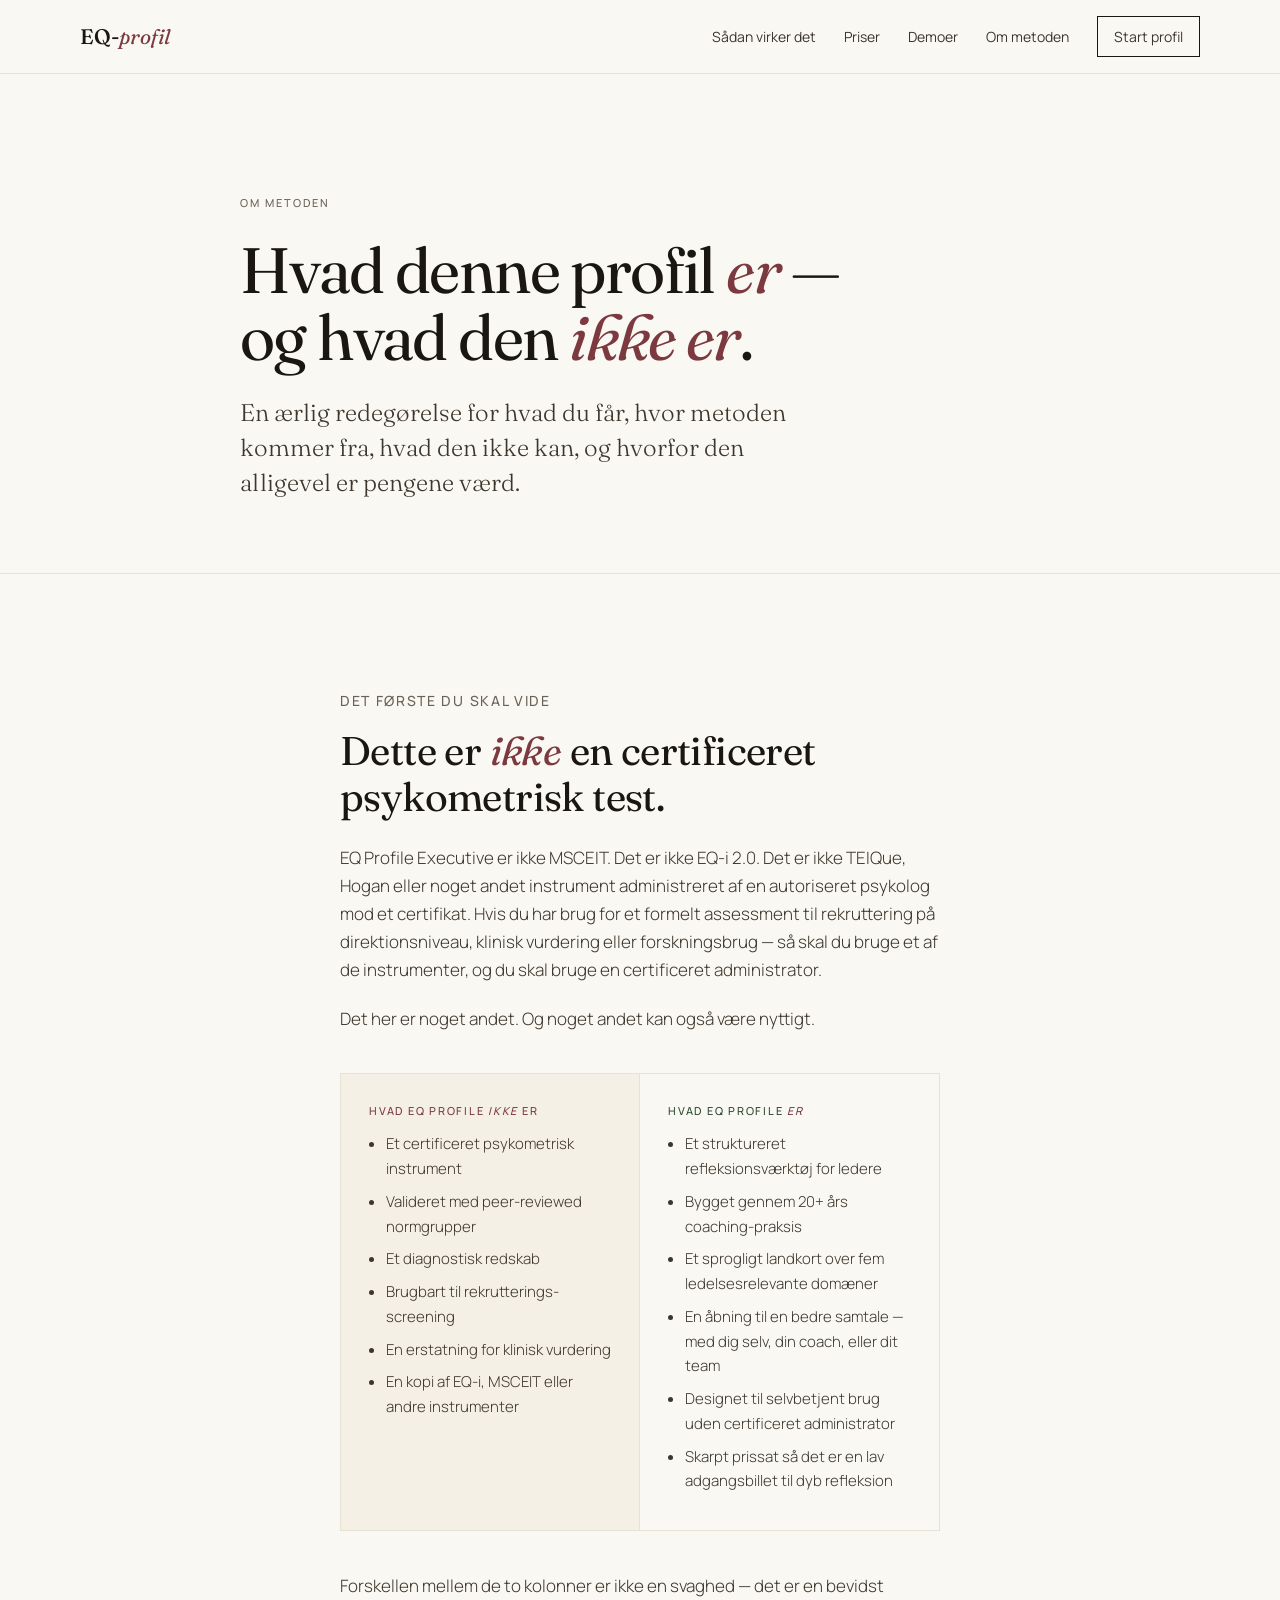
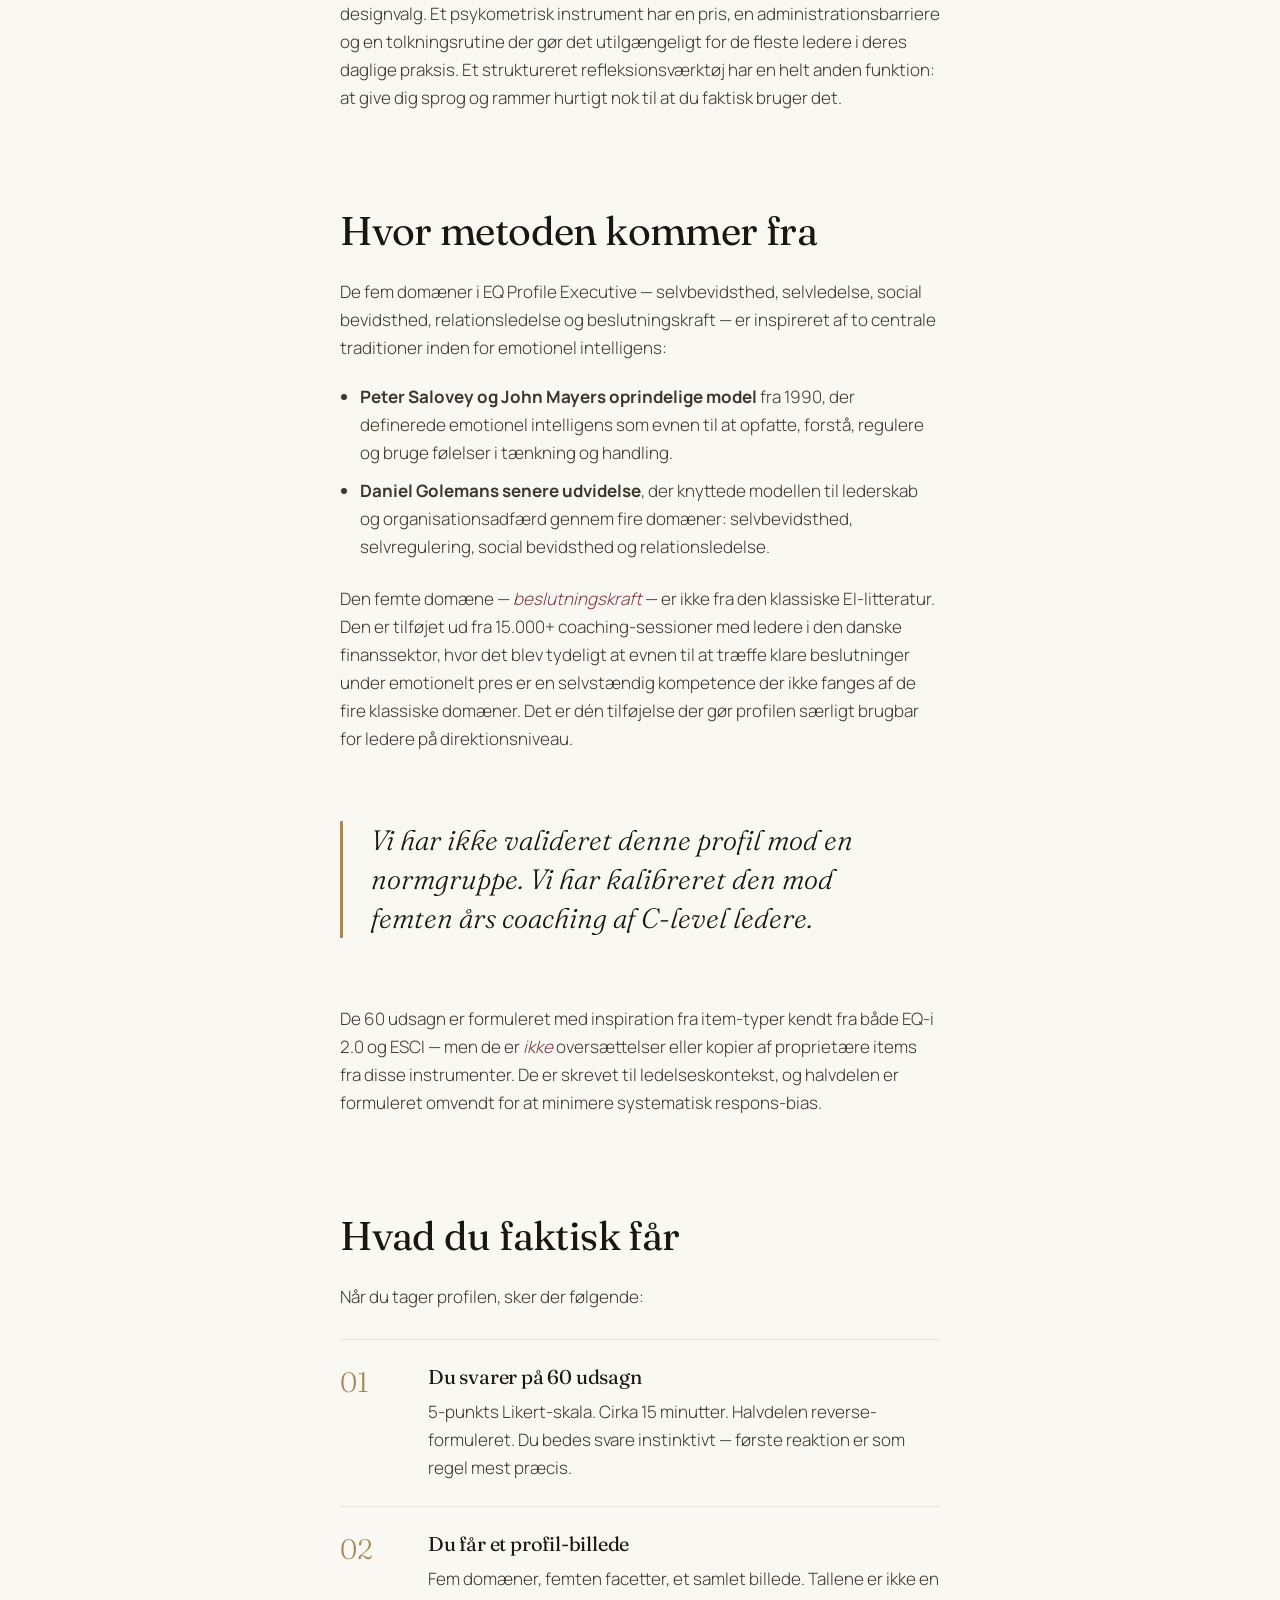
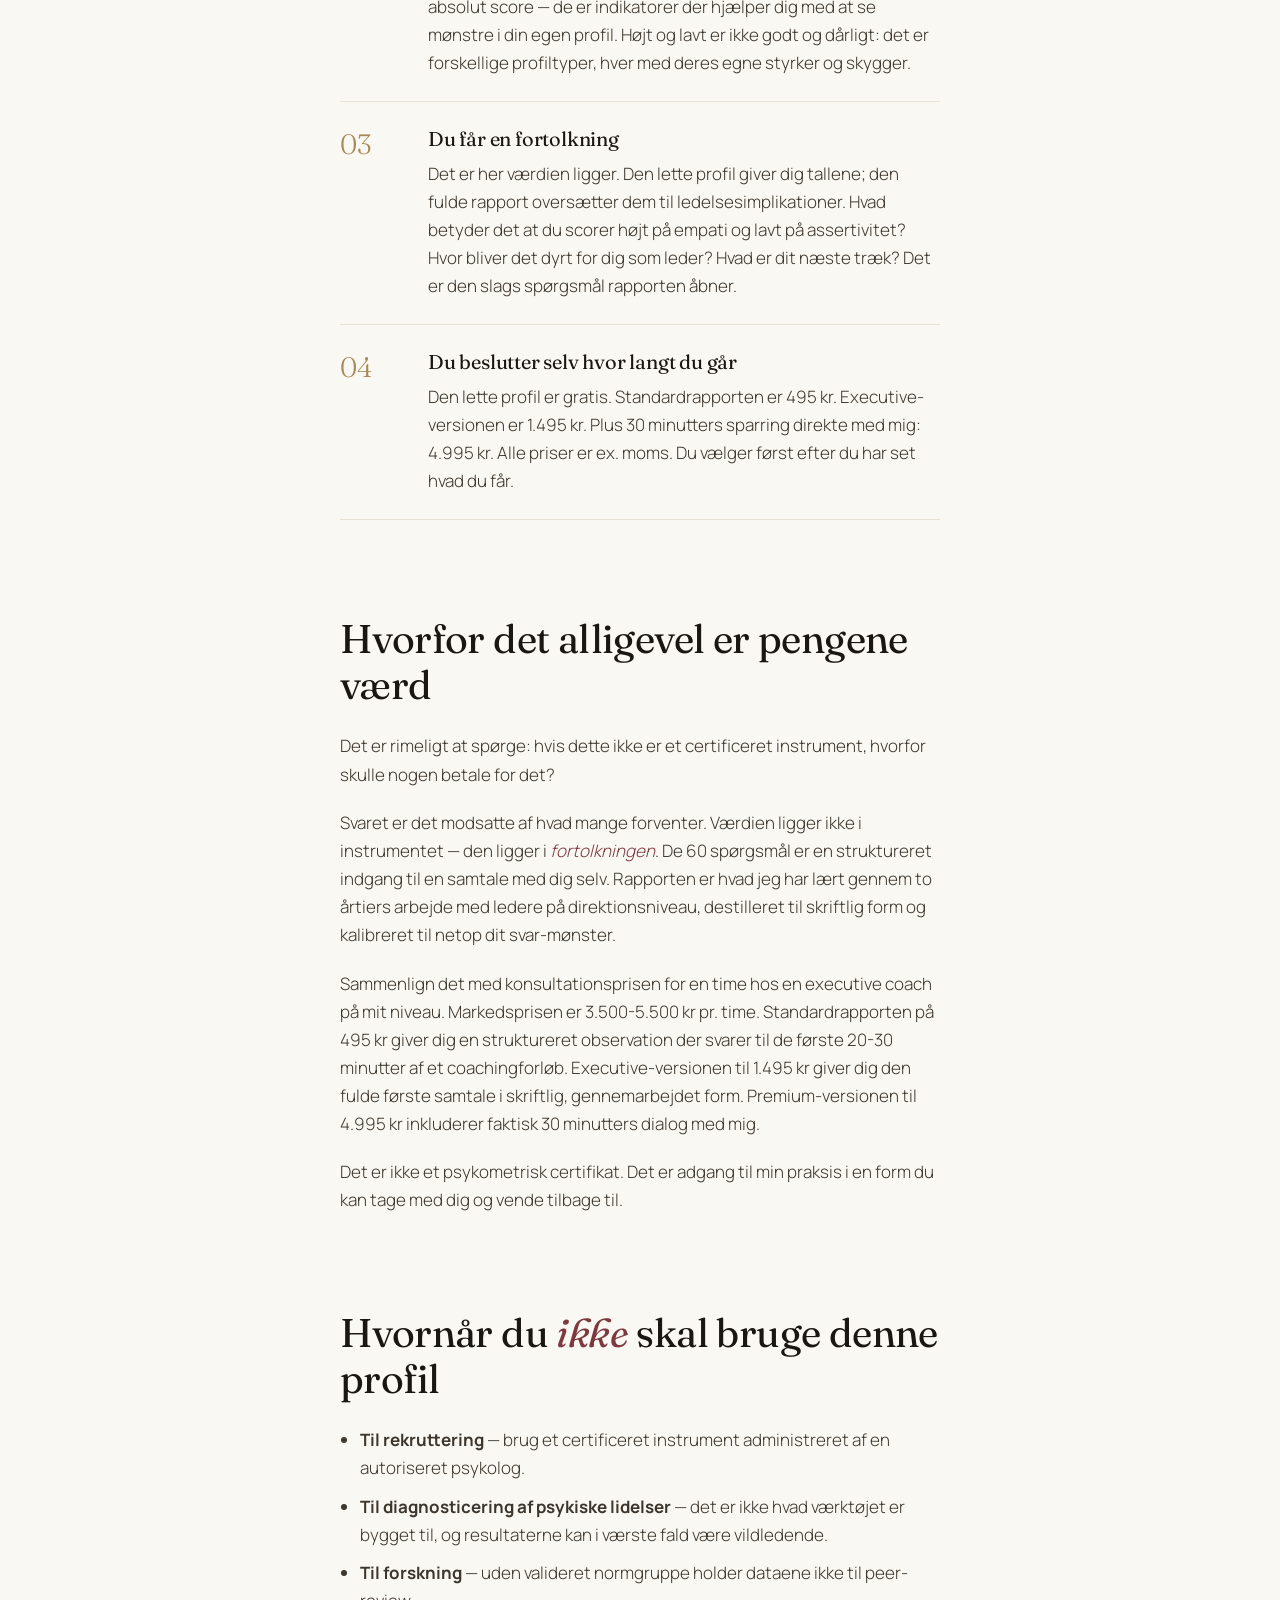
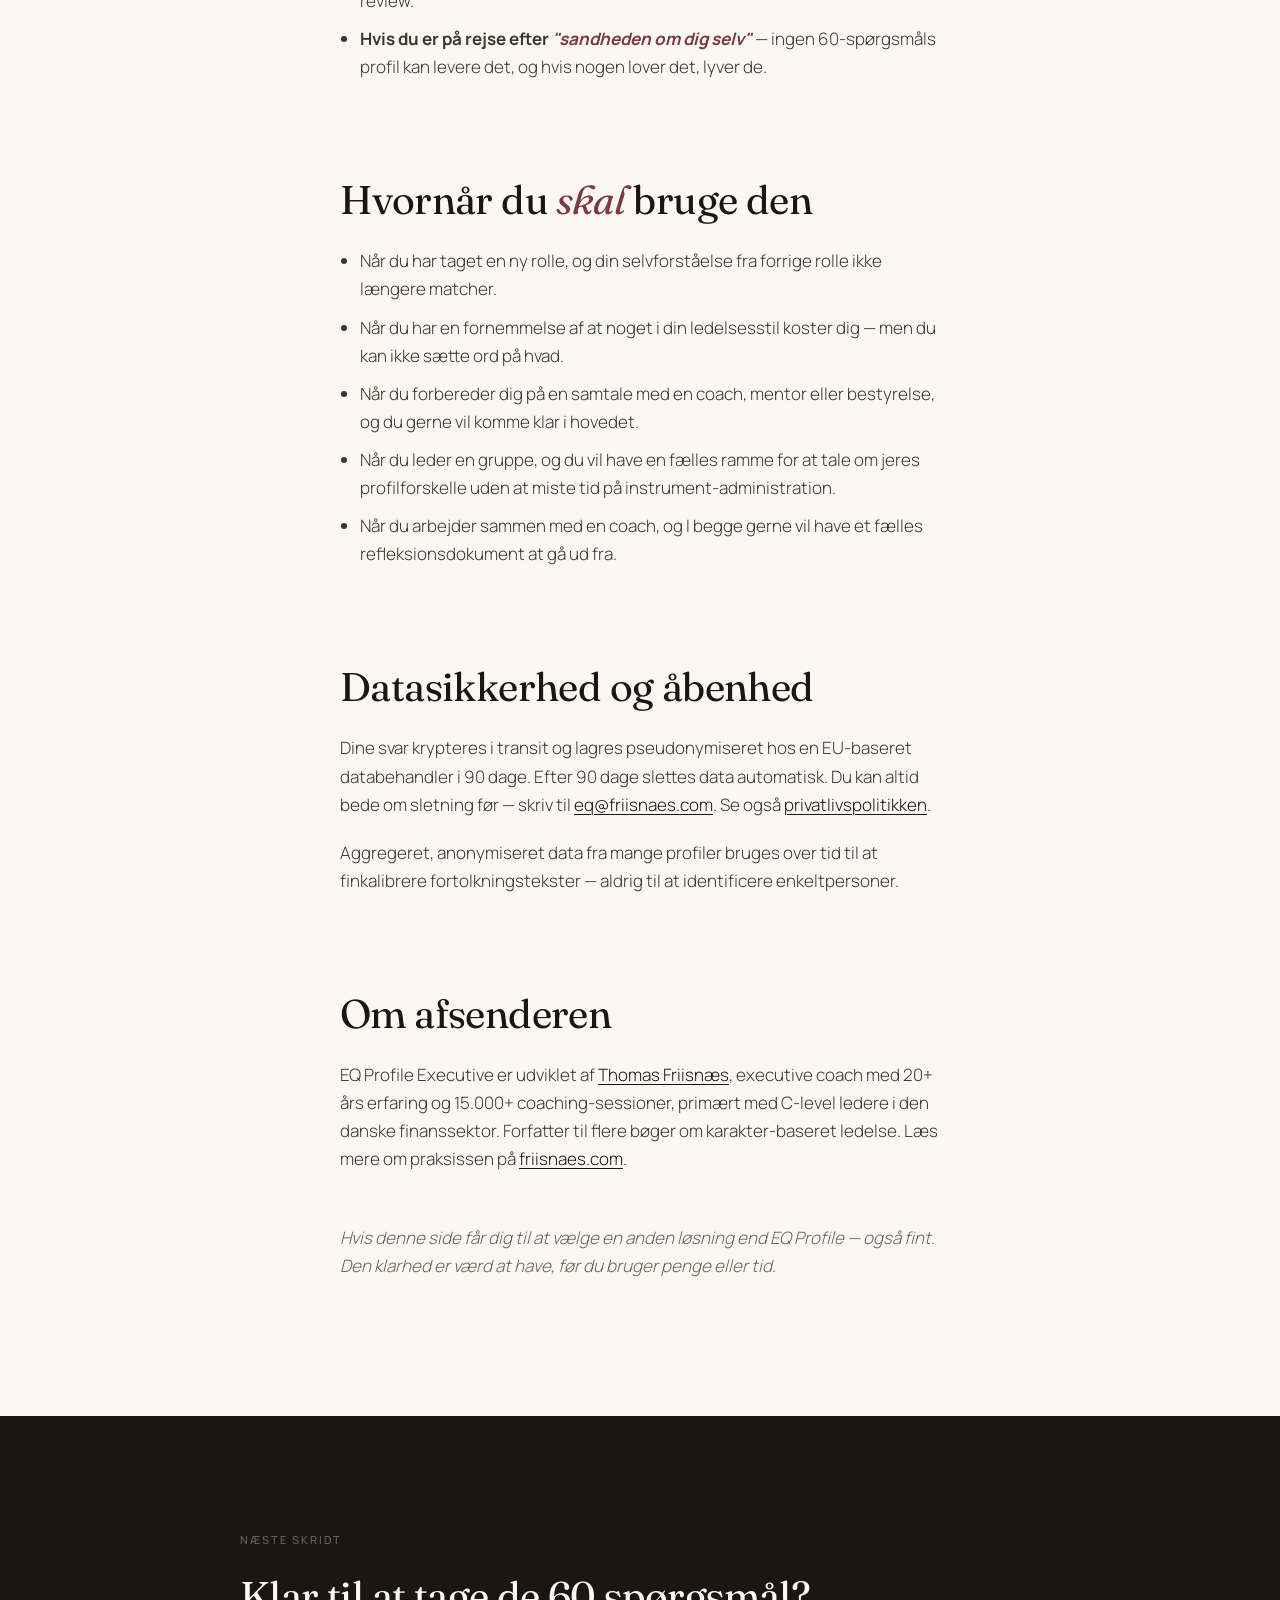
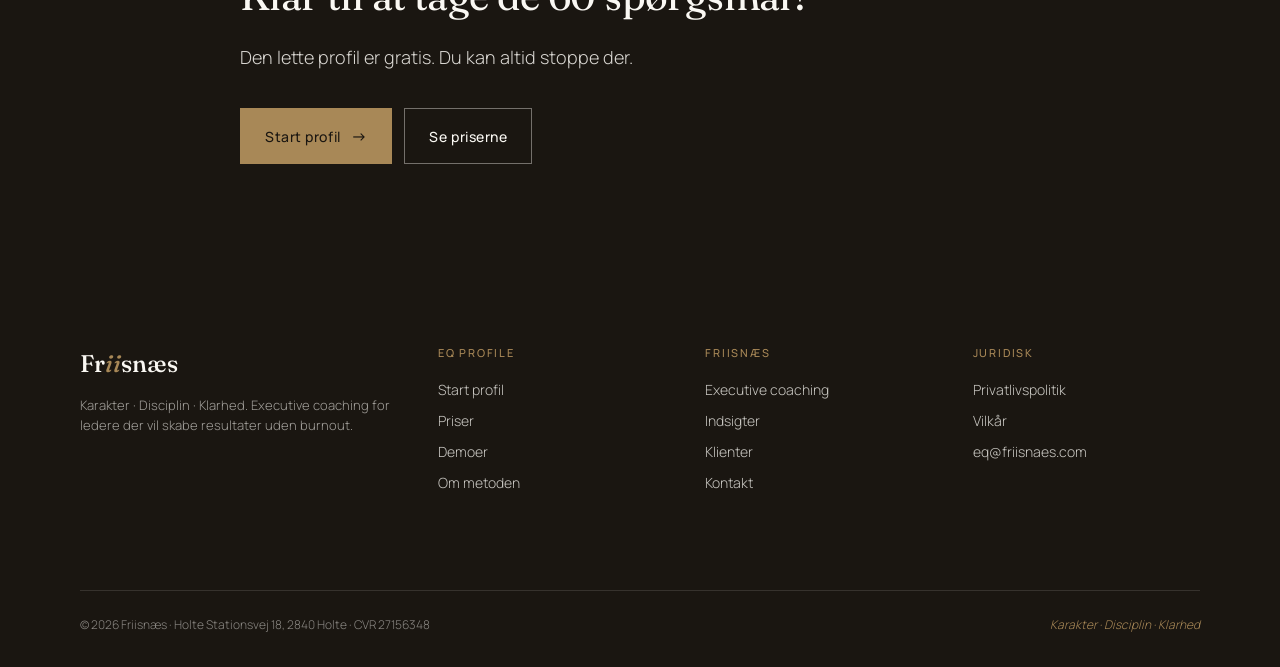
<file: methodology.html>
<!DOCTYPE html>
<html lang="da">
<head>
<meta charset="UTF-8" />
<meta name="viewport" content="width=device-width, initial-scale=1.0" />
<title>Om metoden | EQ Profile Executive — Friisnæs</title>
<meta name="description" content="Hvad EQ Profile Executive er — og hvad det ikke er. En ærlig redegørelse for metoden, dens grænser og dens styrker. Bygget på 20+ års coaching af C-level ledere." />
<meta name="author" content="Thomas Friisnæs" />
<meta name="robots" content="index, follow" />
<link rel="canonical" href="https://eq-profile.com/methodology.html" />

<!-- Open Graph -->
<meta property="og:type" content="article" />
<meta property="og:title" content="Om metoden | EQ Profile Executive" />
<meta property="og:description" content="Hvad EQ Profile Executive er — og hvad det ikke er." />
<meta property="og:url" content="https://eq-profile.com/methodology.html" />
<meta property="og:locale" content="da_DK" />
<meta property="og:site_name" content="Friisnæs" />

<style>
/* =====================================================
   EQ Profile — Friisnæs design system (methodology.html)
   Inherits from index.html — kept self-contained for portability
   ===================================================== */

@import url('https://fonts.googleapis.com/css2?family=Fraunces:ital,opsz,wght@0,9..144,300..600;1,9..144,300..600&family=Manrope:wght@300..600&display=swap');

:root {
  --bg: #FAF8F3;
  --bg-alt: #F4F0E6;
  --bg-pure: #FFFFFF;
  --bg-deep: #1A1611;
  --ink: #1A1611;
  --ink-soft: #3D362C;
  --muted: #6B6358;
  --line: #E8E2D5;
  --line-soft: #F0EBDD;
  --oxblood: #7C3A40;
  --forest: #2D4A30;
  --gold: #A88857;
  --rose: #C9A0A0;
  --serif: 'Fraunces', 'Iowan Old Style', Georgia, serif;
  --sans: 'Manrope', -apple-system, BlinkMacSystemFont, sans-serif;
  --container: 1200px;
  --container-narrow: 880px;
  --container-essay: 680px;
  --gutter: clamp(20px, 4vw, 40px);
  --section-y: clamp(64px, 9vw, 128px);
}

@media (prefers-color-scheme: dark) {
  :root {
    --bg: #14110D;
    --bg-alt: #1C1814;
    --bg-pure: #0F0D0A;
    --bg-deep: #0F0D0A;
    --ink: #F0EBDD;
    --ink-soft: #C9C0AE;
    --muted: #8B8273;
    --line: #2A251E;
    --line-soft: #1F1B16;
  }
}

* { box-sizing: border-box; }
html, body { margin: 0; padding: 0; }
body {
  background: var(--bg);
  color: var(--ink);
  font-family: var(--sans);
  font-weight: 300;
  line-height: 1.65;
  font-size: 17px;
  -webkit-font-smoothing: antialiased;
  -moz-osx-font-smoothing: grayscale;
}

.wrap { max-width: var(--container); margin: 0 auto; padding: 0 var(--gutter); }
.wrap-narrow { max-width: var(--container-narrow); margin: 0 auto; padding: 0 var(--gutter); }
.wrap-essay { max-width: var(--container-essay); margin: 0 auto; padding: 0 var(--gutter); }

h1, h2, h3, h4 { font-family: var(--serif); font-weight: 400; color: var(--ink); margin: 0; letter-spacing: -0.01em; }
h1 { font-size: clamp(40px, 6vw, 64px); line-height: 1.05; letter-spacing: -0.025em; }
h2 { font-size: clamp(28px, 4vw, 40px); line-height: 1.15; margin-top: 2.4em; margin-bottom: 0.6em; letter-spacing: -0.015em; }
h3 { font-size: clamp(20px, 2.4vw, 24px); line-height: 1.3; margin-top: 1.8em; margin-bottom: 0.4em; }
h4 { font-size: 14px; font-family: var(--sans); font-weight: 500; letter-spacing: 0.12em; text-transform: uppercase; color: var(--muted); margin-bottom: 12px; }
em { font-style: italic; color: var(--oxblood); }
p { margin: 0 0 1.2em; color: var(--ink-soft); }
a { color: var(--ink); text-decoration: underline; text-decoration-thickness: 1px; text-underline-offset: 3px; }
a:hover { color: var(--oxblood); }
ul { padding-left: 1.2em; margin: 0 0 1.4em; color: var(--ink-soft); }
li { margin-bottom: 0.6em; }

/* Navigation */
.nav {
  position: sticky; top: 0; z-index: 100;
  background: rgba(250,248,243,0.92);
  backdrop-filter: saturate(180%) blur(14px);
  -webkit-backdrop-filter: saturate(180%) blur(14px);
  border-bottom: 1px solid var(--line);
}
.nav-inner {
  max-width: var(--container);
  margin: 0 auto;
  padding: 16px var(--gutter);
  display: flex;
  align-items: center;
  justify-content: space-between;
}
.brand {
  font-family: var(--serif);
  font-size: 21px;
  font-weight: 500;
  letter-spacing: -0.01em;
  text-decoration: none;
  color: var(--ink);
}
.brand .ii { font-style: italic; font-weight: 400; color: var(--oxblood); }
.nav-links {
  display: flex; gap: 28px; align-items: center;
  font-size: 14px; font-weight: 400;
}
.nav-links a { text-decoration: none; color: var(--ink-soft); }
.nav-links a:hover { color: var(--oxblood); }
.nav-cta {
  padding: 8px 16px;
  border: 1px solid var(--ink);
  border-radius: 0;
  transition: all 0.2s;
}
.nav-cta:hover { background: var(--ink); color: var(--bg) !important; }
@media (max-width: 720px) {
  .nav-links a:not(.nav-cta) { display: none; }
}

/* Hero */
.hero {
  padding: clamp(56px, 10vw, 120px) 0 clamp(40px, 6vw, 72px);
  background: var(--bg);
  border-bottom: 1px solid var(--line);
}
.eyebrow {
  font-size: 11px;
  letter-spacing: 0.18em;
  text-transform: uppercase;
  color: var(--muted);
  margin-bottom: 24px;
  font-weight: 500;
}
.hero h1 {
  max-width: 16ch;
  margin-bottom: 0.4em;
}
.hero-lede {
  font-family: var(--serif);
  font-weight: 300;
  font-size: clamp(20px, 2.4vw, 24px);
  line-height: 1.45;
  color: var(--ink-soft);
  max-width: 38ch;
  margin: 0;
}

/* Section padding */
section { padding: var(--section-y) 0; }
.section-pure { background: var(--bg-pure); }
.section-alt { background: var(--bg-alt); }
.section-deep { background: var(--bg-deep); color: var(--bg); }
.section-deep h1, .section-deep h2, .section-deep h3, .section-deep h4 { color: var(--bg); }
.section-deep p { color: rgba(250,248,243,0.85); }
.section-deep a { color: var(--gold); }

/* Pull-quote */
.pull-quote {
  font-family: var(--serif);
  font-style: italic;
  font-size: clamp(22px, 3vw, 28px);
  line-height: 1.4;
  color: var(--ink);
  border-left: 3px solid var(--gold);
  padding-left: 28px;
  margin: 2.4em 0;
  max-width: 32ch;
}

/* Comparison table */
.what-is {
  display: grid;
  grid-template-columns: 1fr 1fr;
  gap: 0;
  border: 1px solid var(--line);
  margin: 2.4em 0;
}
@media (max-width: 720px) {
  .what-is { grid-template-columns: 1fr; }
}
.what-is > div {
  padding: 28px 28px;
}
.what-is > div:first-child {
  border-right: 1px solid var(--line);
  background: var(--bg-alt);
}
@media (max-width: 720px) {
  .what-is > div:first-child {
    border-right: none;
    border-bottom: 1px solid var(--line);
  }
}
.what-is h4 {
  font-family: var(--sans);
  font-size: 11px;
  letter-spacing: 0.16em;
  text-transform: uppercase;
  margin-bottom: 12px;
}
.what-is h4.no { color: var(--oxblood); }
.what-is h4.yes { color: var(--forest); }
.what-is ul { padding-left: 1em; margin: 0; }
.what-is li { font-size: 15px; color: var(--ink-soft); margin-bottom: 8px; }

/* Numbered points */
.numbered {
  margin-top: 1.6em;
}
.numbered > div {
  display: grid;
  grid-template-columns: 64px 1fr;
  gap: 24px;
  padding: 24px 0;
  border-top: 1px solid var(--line);
}
.numbered > div:last-child { border-bottom: 1px solid var(--line); }
.numbered .num {
  font-family: var(--serif);
  font-size: 28px;
  font-weight: 300;
  color: var(--gold);
  line-height: 1;
  padding-top: 4px;
}
.numbered h3 {
  margin-top: 0;
  margin-bottom: 0.4em;
  font-size: 20px;
}
.numbered p:last-child { margin-bottom: 0; }

/* CTA */
.btn {
  display: inline-flex;
  align-items: center;
  gap: 10px;
  padding: 14px 24px;
  border: 1px solid var(--ink);
  background: transparent;
  color: var(--ink);
  font-family: var(--sans);
  font-size: 14px;
  font-weight: 500;
  letter-spacing: 0.04em;
  text-decoration: none;
  cursor: pointer;
  transition: all 0.2s;
  border-radius: 0;
}
.btn:hover {
  background: var(--ink);
  color: var(--bg);
}
.btn-primary {
  background: var(--ink);
  color: var(--bg);
}
.btn-primary:hover {
  background: var(--oxblood);
  border-color: var(--oxblood);
  color: var(--bg);
}
.btn-arrow::after { content: "→"; font-size: 16px; }

/* Footer */
footer {
  background: var(--bg-deep);
  color: var(--bg);
  padding: 64px 0 32px;
  font-size: 14px;
}
footer .wrap {
  display: grid;
  grid-template-columns: 1.4fr 1fr 1fr 1fr;
  gap: 40px;
}
@media (max-width: 720px) {
  footer .wrap { grid-template-columns: 1fr 1fr; }
}
.footer-brand {
  font-family: var(--serif);
  font-size: 24px;
  font-weight: 500;
  color: var(--bg);
  margin-bottom: 12px;
}
.footer-brand .ii { font-style: italic; color: var(--gold); }
.footer-tag {
  font-size: 13px;
  color: rgba(250,248,243,0.6);
  line-height: 1.55;
}
footer h4 {
  font-size: 11px;
  letter-spacing: 0.16em;
  text-transform: uppercase;
  color: var(--gold);
  margin-bottom: 16px;
}
footer ul { list-style: none; padding: 0; margin: 0; }
footer li { margin-bottom: 8px; }
footer a { color: rgba(250,248,243,0.78); text-decoration: none; }
footer a:hover { color: var(--bg); }
.footer-bottom {
  margin-top: 48px;
  padding-top: 24px;
  border-top: 1px solid rgba(250,248,243,0.12);
  display: flex;
  justify-content: space-between;
  flex-wrap: wrap;
  gap: 12px;
  font-size: 12px;
  color: rgba(250,248,243,0.5);
}
.footer-bottom em { color: var(--gold); }
</style>
</head>
<body>

<!-- Nav -->
<nav class="nav" id="top">
  <div class="nav-inner">
    <a href="index.html" class="brand">EQ-<span class="ii">profil</span></a>
    <div class="nav-links">
      <a href="index.html#hvordan">Sådan virker det</a>
      <a href="index.html#priser">Priser</a>
      <a href="index.html#demoer">Demoer</a>
      <a href="methodology.html">Om metoden</a>
      <a href="test.html" class="nav-cta">Start profil</a>
    </div>
  </div>
</nav>

<!-- Hero -->
<section class="hero">
  <div class="wrap-narrow">
    <div class="eyebrow">Om metoden</div>
    <h1>Hvad denne profil <em>er</em> — og hvad den <em>ikke er</em>.</h1>
    <p class="hero-lede">En ærlig redegørelse for hvad du får, hvor metoden kommer fra, hvad den ikke kan, og hvorfor den alligevel er pengene værd.</p>
  </div>
</section>

<!-- Body -->
<section>
  <div class="wrap-essay">

    <h4>Det første du skal vide</h4>
    <h2 style="margin-top: 0.4em;">Dette er <em>ikke</em> en certificeret psykometrisk test.</h2>

    <p>EQ Profile Executive er ikke MSCEIT. Det er ikke EQ-i 2.0. Det er ikke TEIQue, Hogan eller noget andet instrument administreret af en autoriseret psykolog mod et certifikat. Hvis du har brug for et formelt assessment til rekruttering på direktionsniveau, klinisk vurdering eller forskningsbrug — så skal du bruge et af de instrumenter, og du skal bruge en certificeret administrator.</p>

    <p>Det her er noget andet. Og noget andet kan også være nyttigt.</p>

    <div class="what-is">
      <div>
        <h4 class="no">Hvad EQ Profile <em>ikke</em> er</h4>
        <ul>
          <li>Et certificeret psykometrisk instrument</li>
          <li>Valideret med peer-reviewed normgrupper</li>
          <li>Et diagnostisk redskab</li>
          <li>Brugbart til rekrutterings­screening</li>
          <li>En erstatning for klinisk vurdering</li>
          <li>En kopi af EQ-i, MSCEIT eller andre instrumenter</li>
        </ul>
      </div>
      <div>
        <h4 class="yes">Hvad EQ Profile <em>er</em></h4>
        <ul>
          <li>Et struktureret refleksionsværktøj for ledere</li>
          <li>Bygget gennem 20+ års coaching-praksis</li>
          <li>Et sprogligt landkort over fem ledelsesrelevante domæner</li>
          <li>En åbning til en bedre samtale — med dig selv, din coach, eller dit team</li>
          <li>Designet til selvbetjent brug uden certificeret administrator</li>
          <li>Skarpt prissat så det er en lav adgangsbillet til dyb refleksion</li>
        </ul>
      </div>
    </div>

    <p>Forskellen mellem de to kolonner er ikke en svaghed — det er en bevidst designvalg. Et psykometrisk instrument har en pris, en administrationsbarriere og en tolkningsrutine der gør det utilgængeligt for de fleste ledere i deres daglige praksis. Et struktureret refleksionsværktøj har en helt anden funktion: at give dig sprog og rammer hurtigt nok til at du faktisk bruger det.</p>

    <h2>Hvor metoden kommer fra</h2>

    <p>De fem domæner i EQ Profile Executive — selvbevidsthed, selvledelse, social bevidsthed, relationsledelse og beslutningskraft — er inspireret af to centrale traditioner inden for emotionel intelligens:</p>

    <ul>
      <li><strong>Peter Salovey og John Mayers oprindelige model</strong> fra 1990, der definerede emotionel intelligens som evnen til at opfatte, forstå, regulere og bruge følelser i tænkning og handling.</li>
      <li><strong>Daniel Golemans senere udvidelse</strong>, der knyttede modellen til lederskab og organisationsadfærd gennem fire domæner: selvbevidsthed, selvregulering, social bevidsthed og relationsledelse.</li>
    </ul>

    <p>Den femte domæne — <em>beslutningskraft</em> — er ikke fra den klassiske EI-litteratur. Den er tilføjet ud fra 15.000+ coaching-sessioner med ledere i den danske finanssektor, hvor det blev tydeligt at evnen til at træffe klare beslutninger under emotionelt pres er en selvstændig kompetence der ikke fanges af de fire klassiske domæner. Det er dén tilføjelse der gør profilen særligt brugbar for ledere på direktionsniveau.</p>

    <div class="pull-quote">
      Vi har ikke valideret denne profil mod en normgruppe. Vi har kalibreret den mod femten års coaching af C-level ledere.
    </div>

    <p>De 60 udsagn er formuleret med inspiration fra item-typer kendt fra både EQ-i 2.0 og ESCI — men de er <em>ikke</em> oversættelser eller kopier af proprietære items fra disse instrumenter. De er skrevet til ledelseskontekst, og halvdelen er formuleret omvendt for at minimere systematisk respons-bias.</p>

    <h2>Hvad du faktisk får</h2>

    <p>Når du tager profilen, sker der følgende:</p>

    <div class="numbered">
      <div>
        <span class="num">01</span>
        <div>
          <h3>Du svarer på 60 udsagn</h3>
          <p>5-punkts Likert-skala. Cirka 15 minutter. Halvdelen reverse-formuleret. Du bedes svare instinktivt — første reaktion er som regel mest præcis.</p>
        </div>
      </div>
      <div>
        <span class="num">02</span>
        <div>
          <h3>Du får et profil-billede</h3>
          <p>Fem domæner, femten facetter, et samlet billede. Tallene er ikke en absolut score — de er indikatorer der hjælper dig med at se mønstre i din egen profil. Højt og lavt er ikke godt og dårligt: det er forskellige profiltyper, hver med deres egne styrker og skygger.</p>
        </div>
      </div>
      <div>
        <span class="num">03</span>
        <div>
          <h3>Du får en fortolkning</h3>
          <p>Det er her værdien ligger. Den lette profil giver dig tallene; den fulde rapport oversætter dem til ledelses­implikationer. Hvad betyder det at du scorer højt på empati og lavt på assertivitet? Hvor bliver det dyrt for dig som leder? Hvad er dit næste træk? Det er den slags spørgsmål rapporten åbner.</p>
        </div>
      </div>
      <div>
        <span class="num">04</span>
        <div>
          <h3>Du beslutter selv hvor langt du går</h3>
          <p>Den lette profil er gratis. Standardrapporten er 495 kr. Executive-versionen er 1.495 kr. Plus 30 minutters sparring direkte med mig: 4.995 kr. Alle priser er ex. moms. Du vælger først efter du har set hvad du får.</p>
        </div>
      </div>
    </div>

    <h2>Hvorfor det alligevel er pengene værd</h2>

    <p>Det er rimeligt at spørge: hvis dette ikke er et certificeret instrument, hvorfor skulle nogen betale for det?</p>

    <p>Svaret er det modsatte af hvad mange forventer. Værdien ligger ikke i instrumentet — den ligger i <em>fortolkningen</em>. De 60 spørgsmål er en struktureret indgang til en samtale med dig selv. Rapporten er hvad jeg har lært gennem to årtiers arbejde med ledere på direktionsniveau, destilleret til skriftlig form og kalibreret til netop dit svar-mønster.</p>

    <p>Sammenlign det med konsultationsprisen for en time hos en executive coach på mit niveau. Markedsprisen er 3.500-5.500 kr pr. time. Standardrapporten på 495 kr giver dig en struktureret observation der svarer til de første 20-30 minutter af et coachingforløb. Executive-versionen til 1.495 kr giver dig den fulde første samtale i skriftlig, gennemarbejdet form. Premium-versionen til 4.995 kr inkluderer faktisk 30 minutters dialog med mig.</p>

    <p>Det er ikke et psykometrisk certifikat. Det er adgang til min praksis i en form du kan tage med dig og vende tilbage til.</p>

    <h2>Hvornår du <em>ikke</em> skal bruge denne profil</h2>

    <ul>
      <li><strong>Til rekruttering</strong> — brug et certificeret instrument administreret af en autoriseret psykolog.</li>
      <li><strong>Til diagnosticering af psykiske lidelser</strong> — det er ikke hvad værktøjet er bygget til, og resultaterne kan i værste fald være vildledende.</li>
      <li><strong>Til forskning</strong> — uden valideret normgruppe holder dataene ikke til peer-review.</li>
      <li><strong>Hvis du er på rejse efter <em>"sandheden om dig selv"</em></strong> — ingen 60-spørgsmåls profil kan levere det, og hvis nogen lover det, lyver de.</li>
    </ul>

    <h2>Hvornår du <em>skal</em> bruge den</h2>

    <ul>
      <li>Når du har taget en ny rolle, og din selvforståelse fra forrige rolle ikke længere matcher.</li>
      <li>Når du har en fornemmelse af at noget i din ledelsesstil koster dig — men du kan ikke sætte ord på hvad.</li>
      <li>Når du forbereder dig på en samtale med en coach, mentor eller bestyrelse, og du gerne vil komme klar i hovedet.</li>
      <li>Når du leder en gruppe, og du vil have en fælles ramme for at tale om jeres profilforskelle uden at miste tid på instrument-administration.</li>
      <li>Når du arbejder sammen med en coach, og I begge gerne vil have et fælles refleksionsdokument at gå ud fra.</li>
    </ul>

    <h2>Datasikkerhed og åbenhed</h2>

    <p>Dine svar krypteres i transit og lagres pseudonymiseret hos en EU-baseret databehandler i 90 dage. Efter 90 dage slettes data automatisk. Du kan altid bede om sletning før — skriv til <a href="mailto:eq@friisnaes.com">eq@friisnaes.com</a>. Se også <a href="privacy.html">privatlivspolitikken</a>.</p>

    <p>Aggregeret, anonymiseret data fra mange profiler bruges over tid til at finkalibrere fortolknings­tekster — aldrig til at identificere enkeltpersoner.</p>

    <h2>Om afsenderen</h2>

    <p>EQ Profile Executive er udviklet af <a href="https://friisnaes.com">Thomas Friisnæs</a>, executive coach med 20+ års erfaring og 15.000+ coaching-sessioner, primært med C-level ledere i den danske finanssektor. Forfatter til flere bøger om karakter-baseret ledelse. Læs mere om praksissen på <a href="https://friisnaes.com">friisnaes.com</a>.</p>

    <p style="margin-top: 3em; font-style: italic; color: var(--muted);">Hvis denne side får dig til at vælge en anden løsning end EQ Profile — også fint. Den klarhed er værd at have, før du bruger penge eller tid.</p>

  </div>
</section>

<!-- Closing CTA -->
<section class="section-deep">
  <div class="wrap-narrow">
    <div class="eyebrow">Næste skridt</div>
    <h2 style="margin-top: 0.4em;">Klar til at tage de 60 spørgsmål?</h2>
    <p style="font-size: 18px; line-height: 1.6; max-width: 50ch;">
      Den lette profil er gratis. Du kan altid stoppe der.
    </p>
    <div style="margin-top: 36px; display: flex; gap: 12px; flex-wrap: wrap;">
      <a href="test.html" class="btn btn-primary btn-arrow" style="background: var(--gold); border-color: var(--gold); color: var(--bg-deep);">Start profil</a>
      <a href="index.html#priser" class="btn" style="border-color: rgba(250,248,243,0.4); color: var(--bg);">Se priserne</a>
    </div>
  </div>
</section>

<!-- Footer -->
<footer>
  <div class="wrap">
    <div>
      <div class="footer-brand">Fr<span class="ii">ii</span>snæs</div>
      <p class="footer-tag">Karakter · Disciplin · Klarhed. Executive coaching for ledere der vil skabe resultater uden burnout.</p>
    </div>
    <div>
      <h4>EQ Profile</h4>
      <ul>
        <li><a href="test.html">Start profil</a></li>
        <li><a href="index.html#priser">Priser</a></li>
        <li><a href="index.html#demoer">Demoer</a></li>
        <li><a href="methodology.html">Om metoden</a></li>
      </ul>
    </div>
    <div>
      <h4>Friisnæs</h4>
      <ul>
        <li><a href="https://friisnaes.com">Executive coaching</a></li>
        <li><a href="https://friisnaes.com/blog.html">Indsigter</a></li>
        <li><a href="https://friisnaes.com/testimonials.html">Klienter</a></li>
        <li><a href="https://friisnaes.com/#kontakt">Kontakt</a></li>
      </ul>
    </div>
    <div>
      <h4>Juridisk</h4>
      <ul>
        <li><a href="privacy.html">Privatlivspolitik</a></li>
        <li><a href="terms.html">Vilkår</a></li>
        <li><a href="mailto:eq@friisnaes.com">eq@friisnaes.com</a></li>
      </ul>
    </div>

    <div class="footer-bottom" style="grid-column: 1 / -1;">
      <span>© 2026 Friisnæs · Holte Stationsvej 18, 2840 Holte · CVR 27156348</span>
      <span><em>Karakter · Disciplin · Klarhed</em></span>
    </div>
  </div>
</footer>

</body>
</html>
</file>
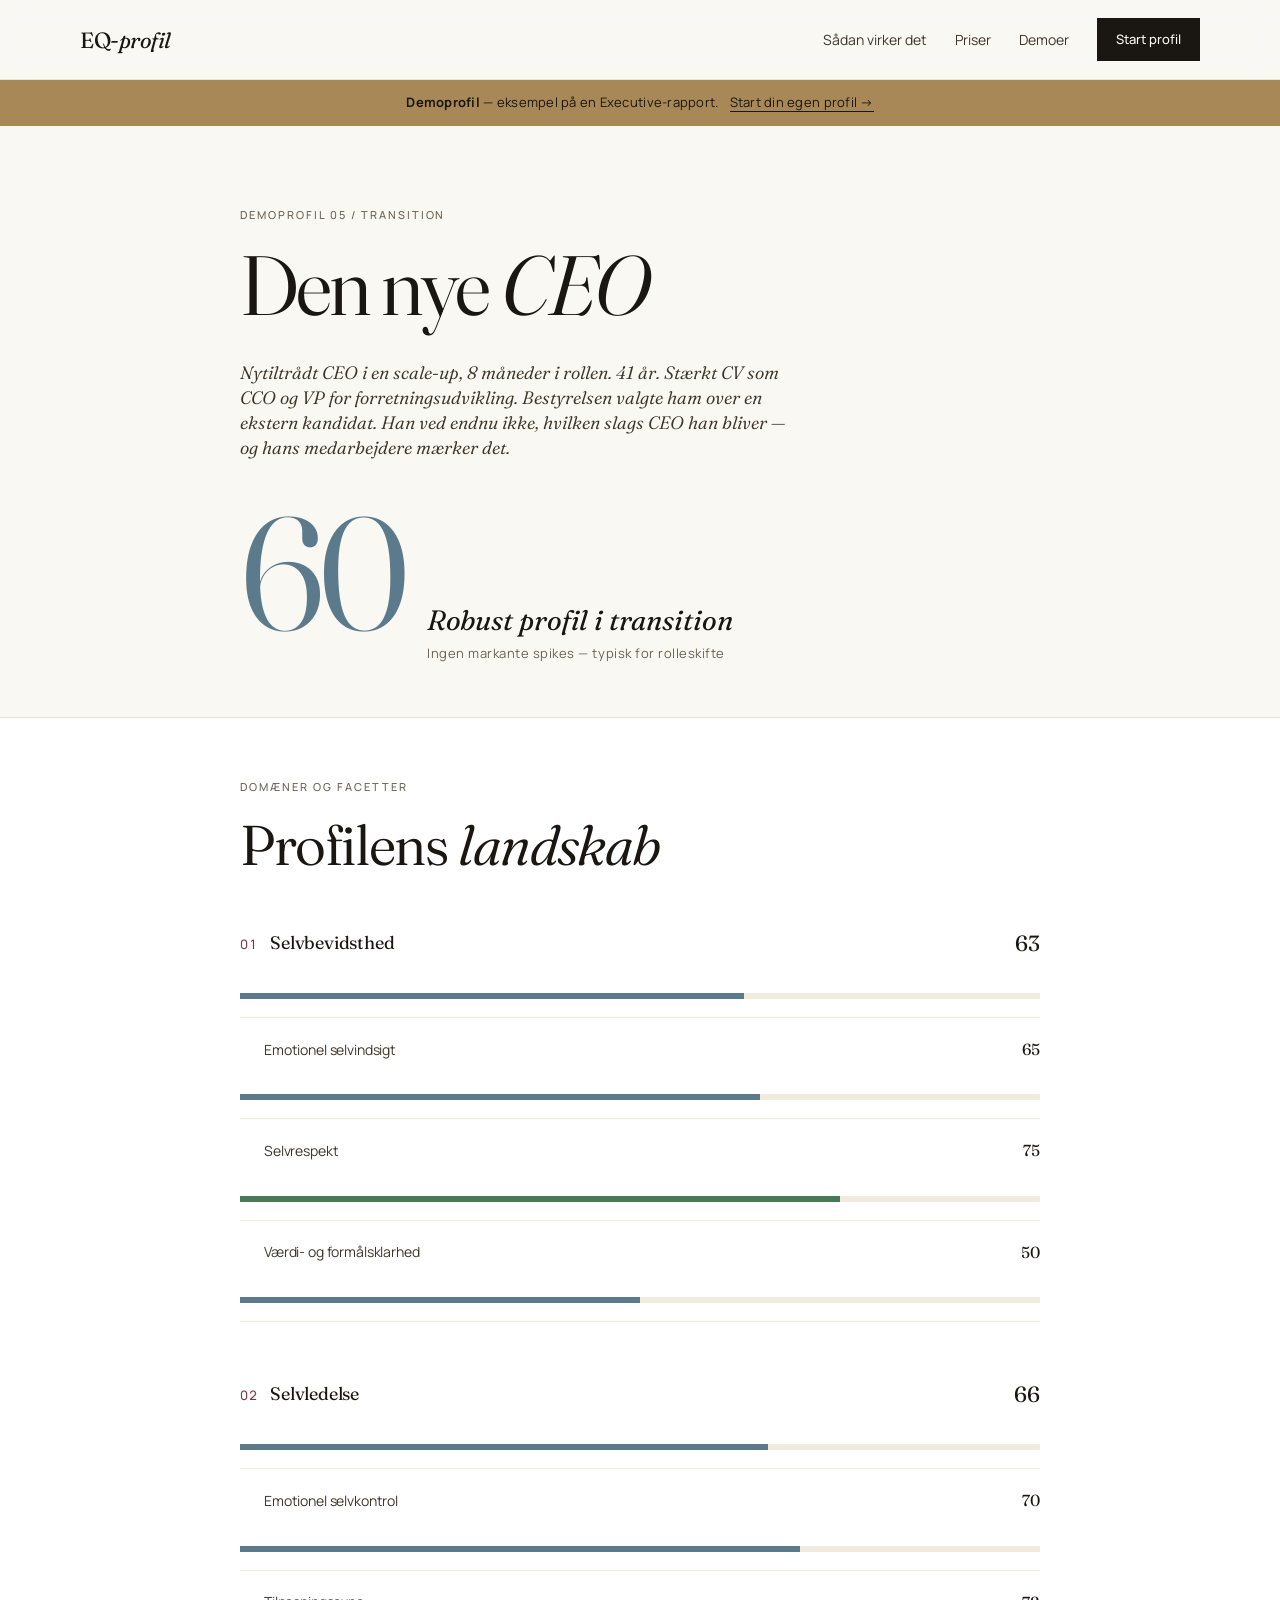
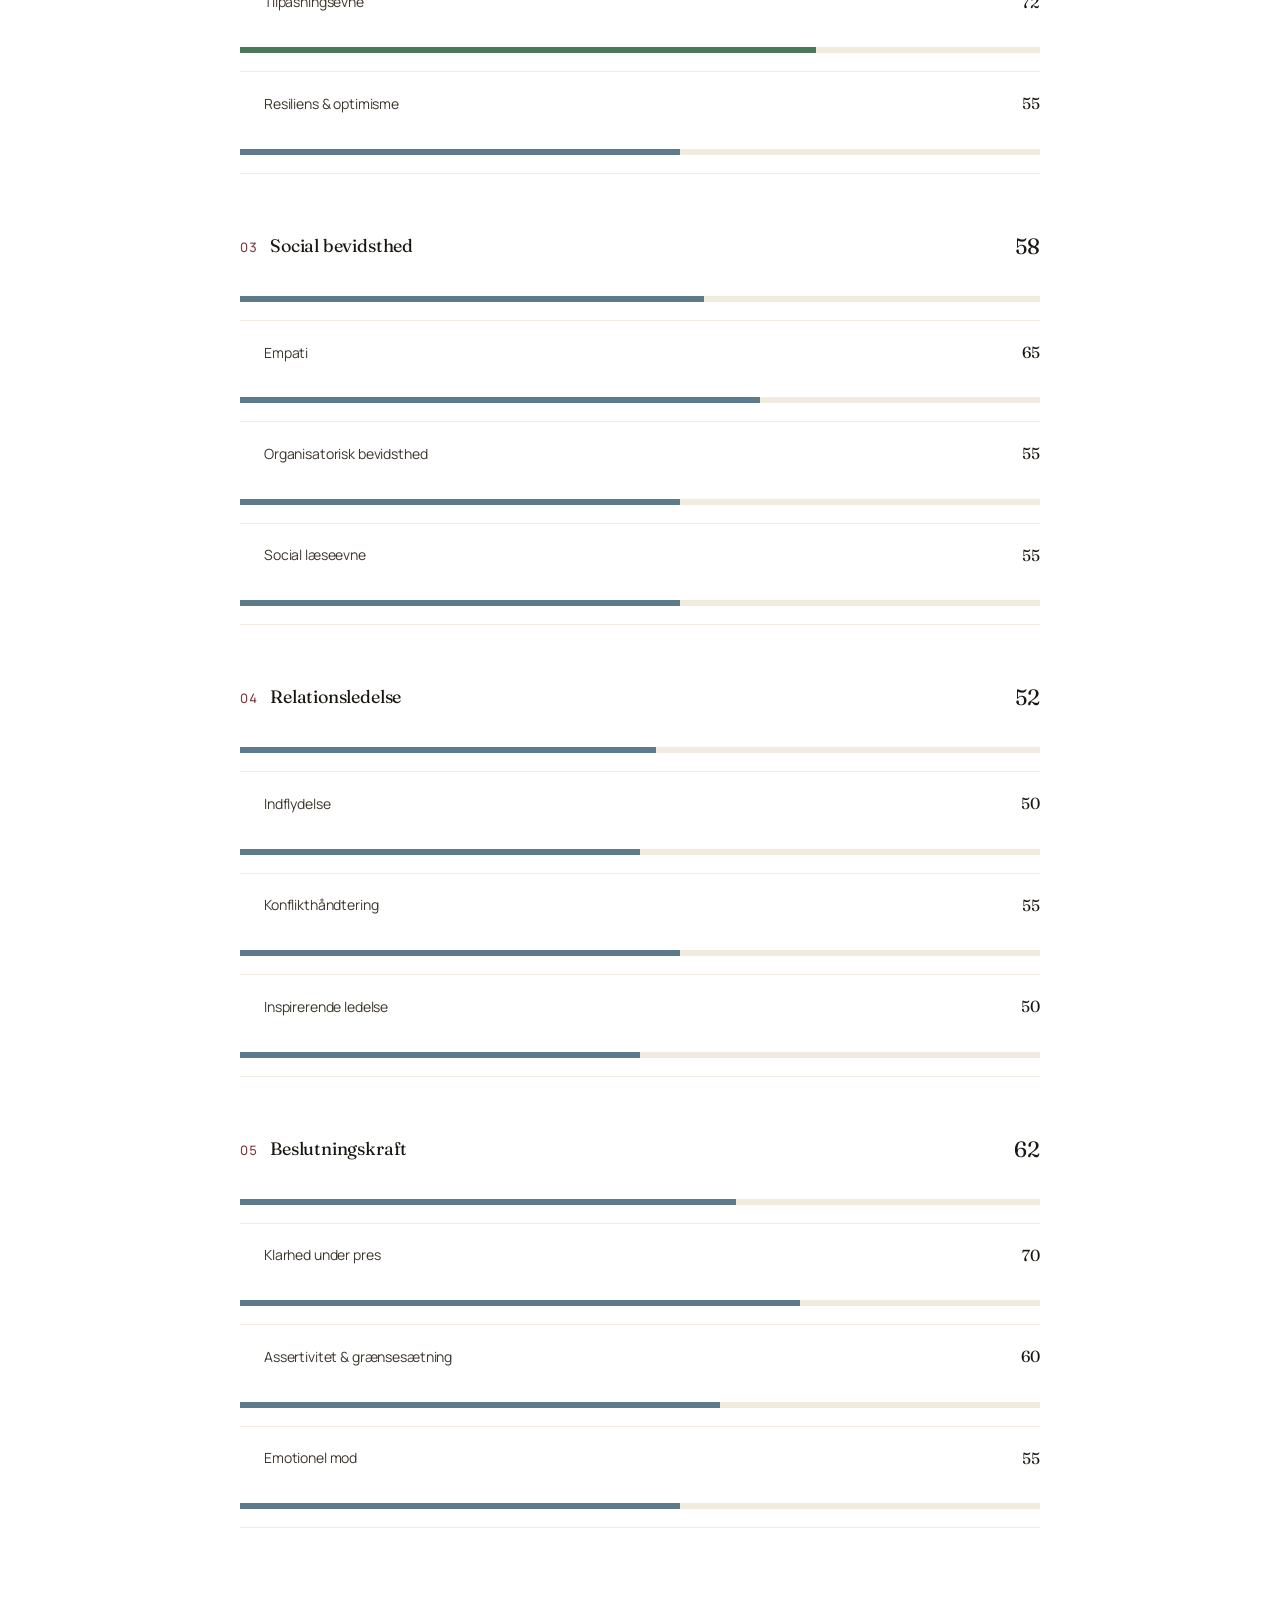
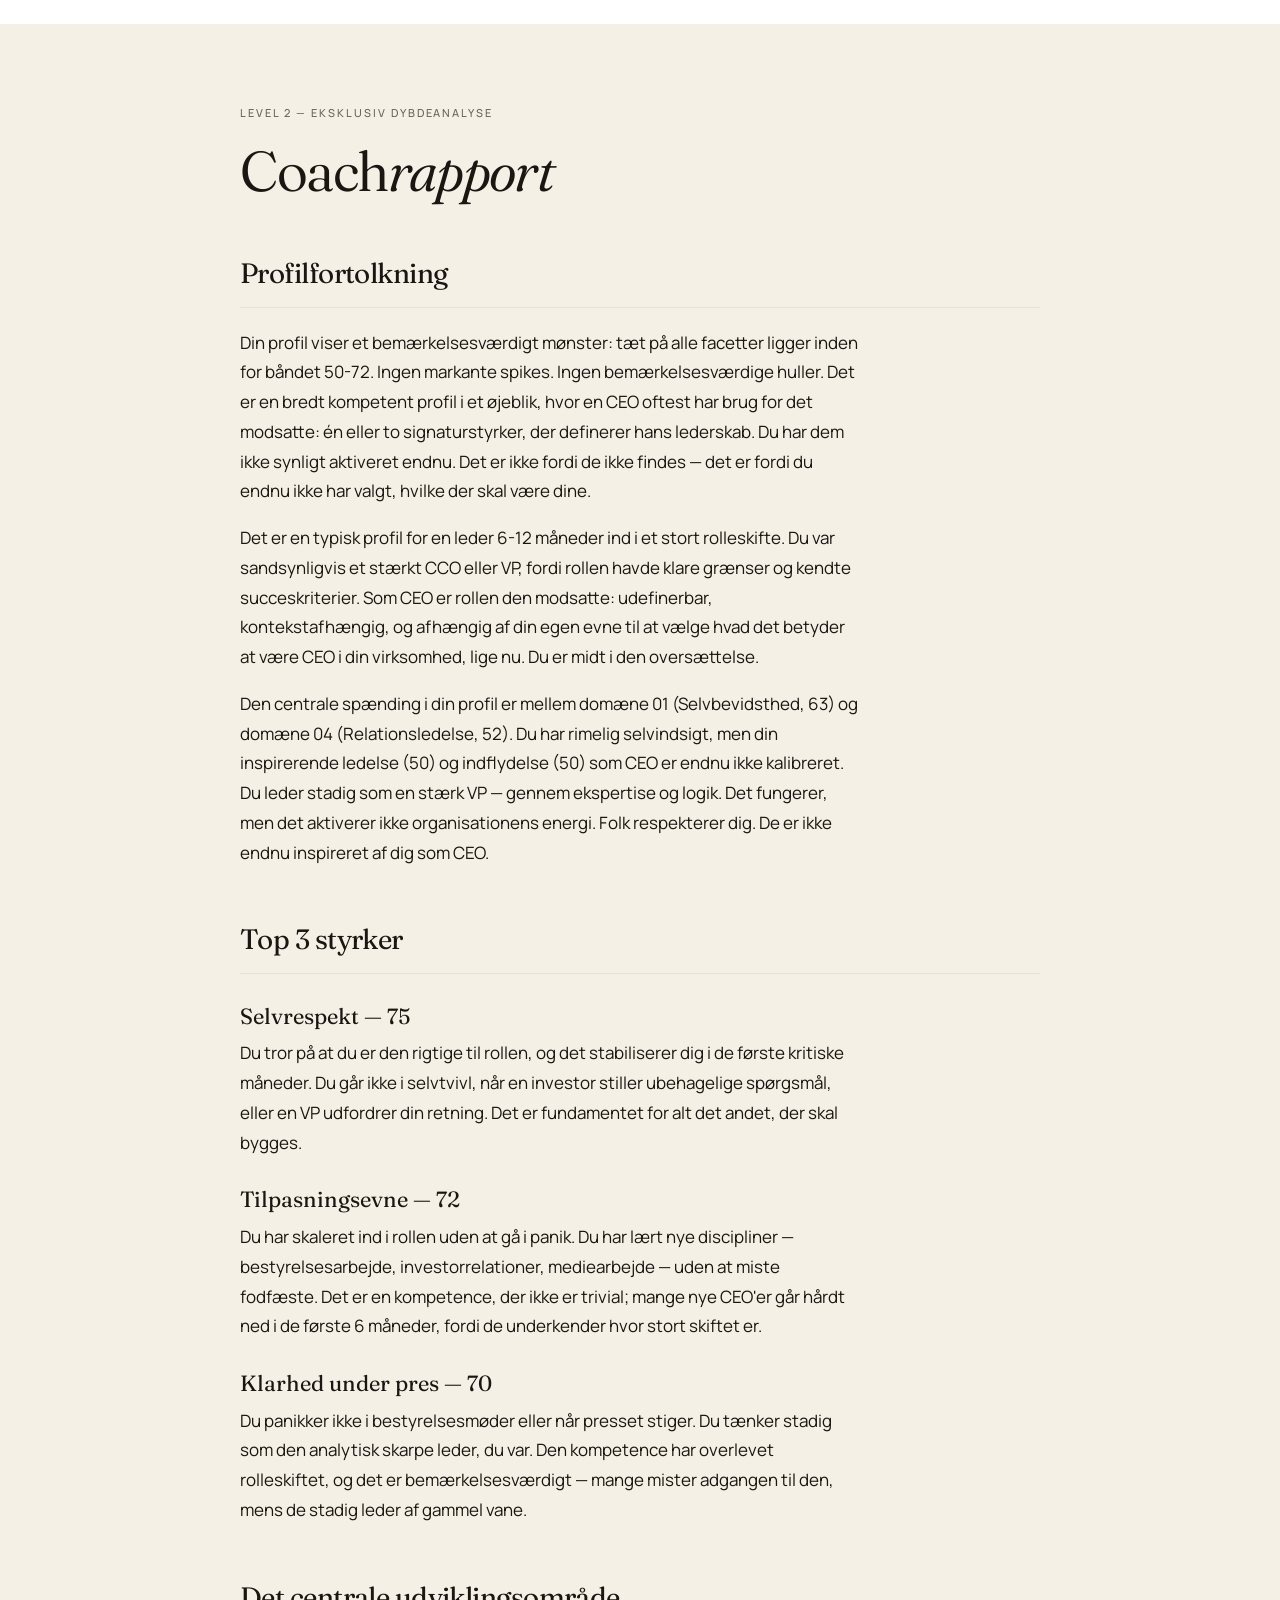
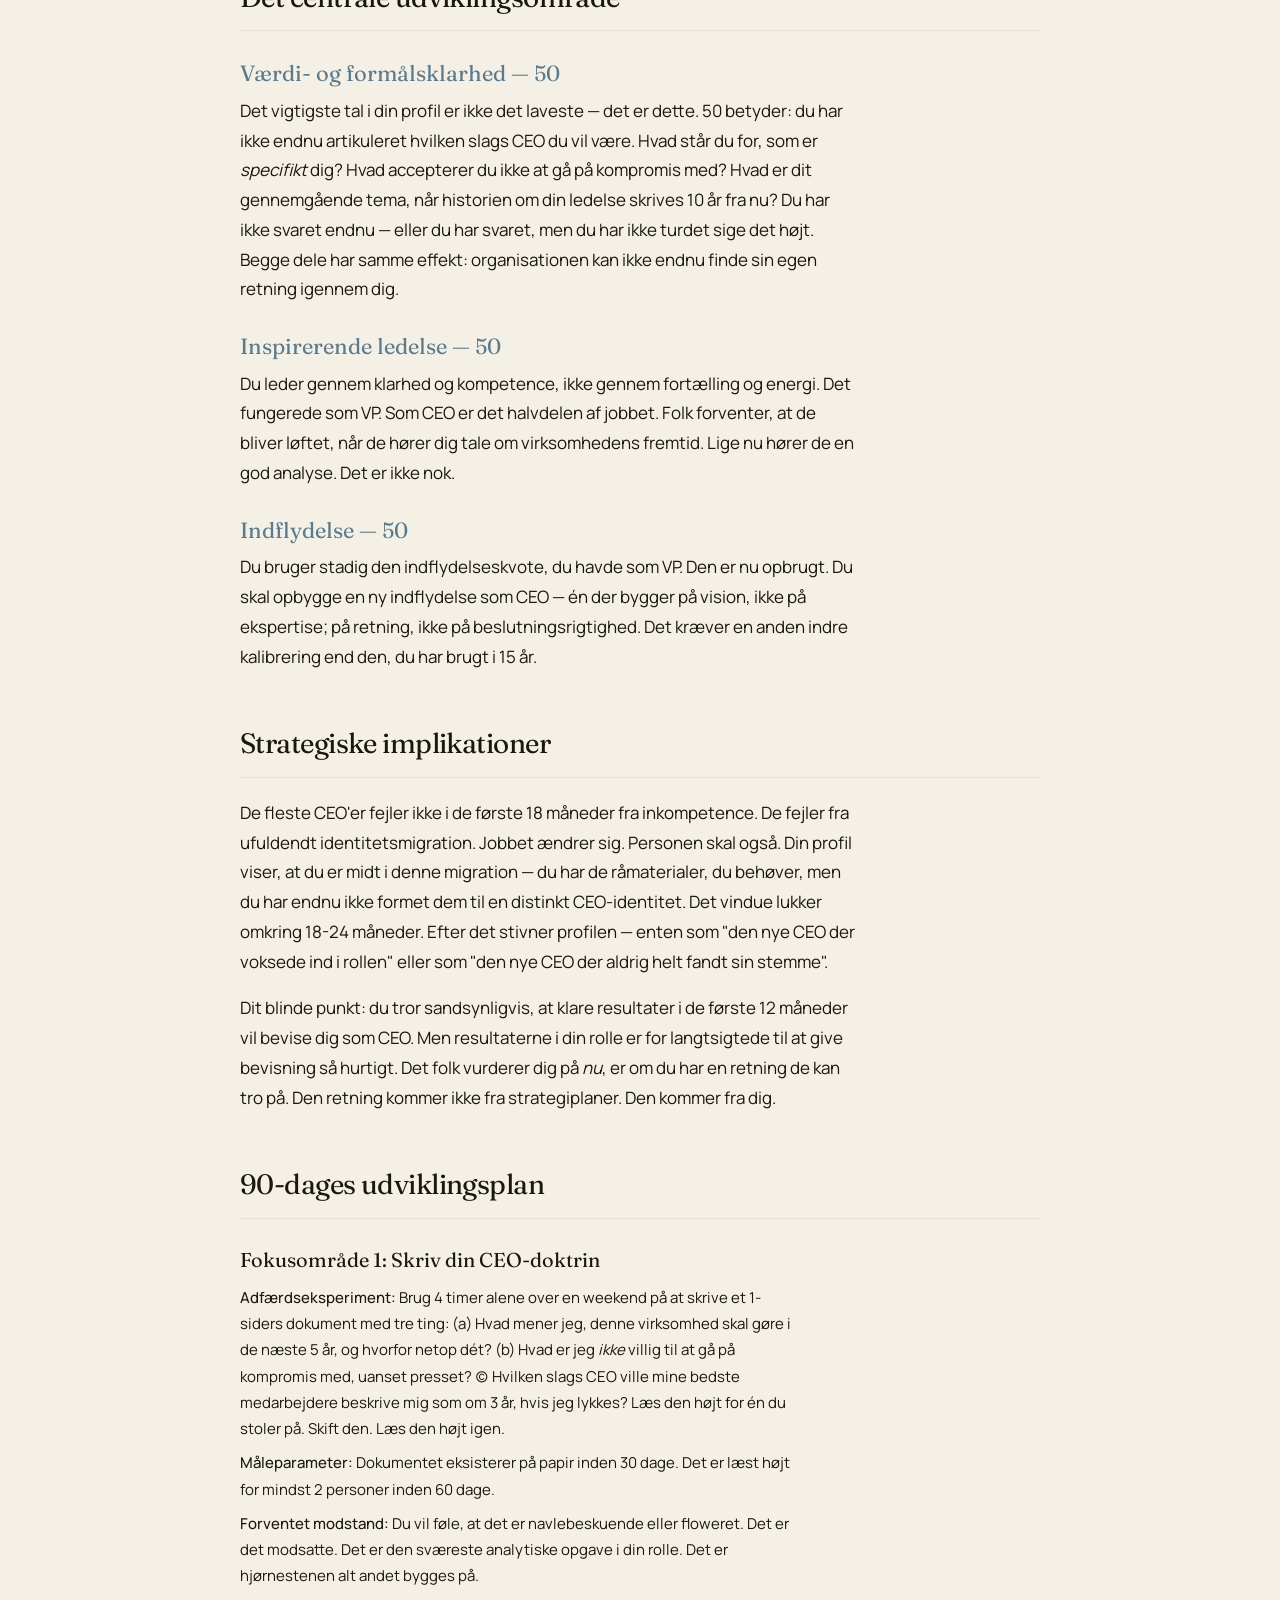
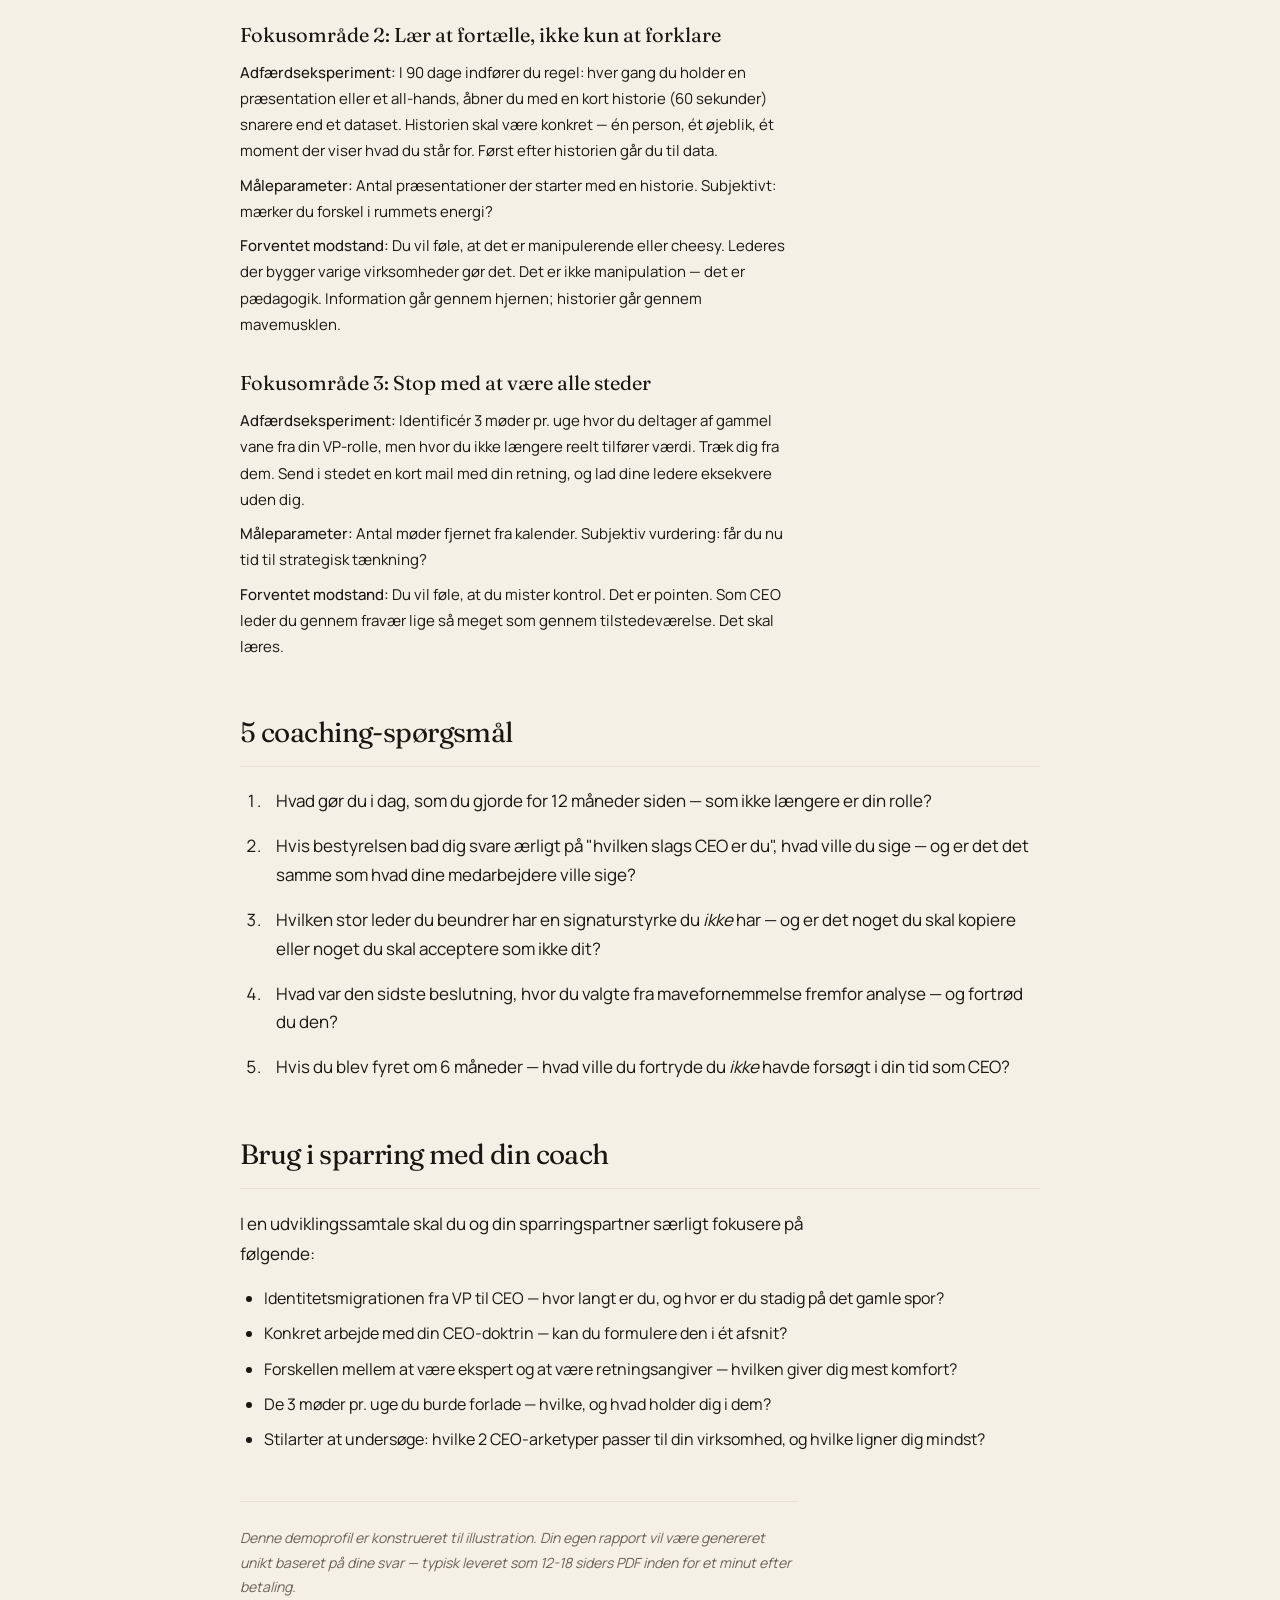
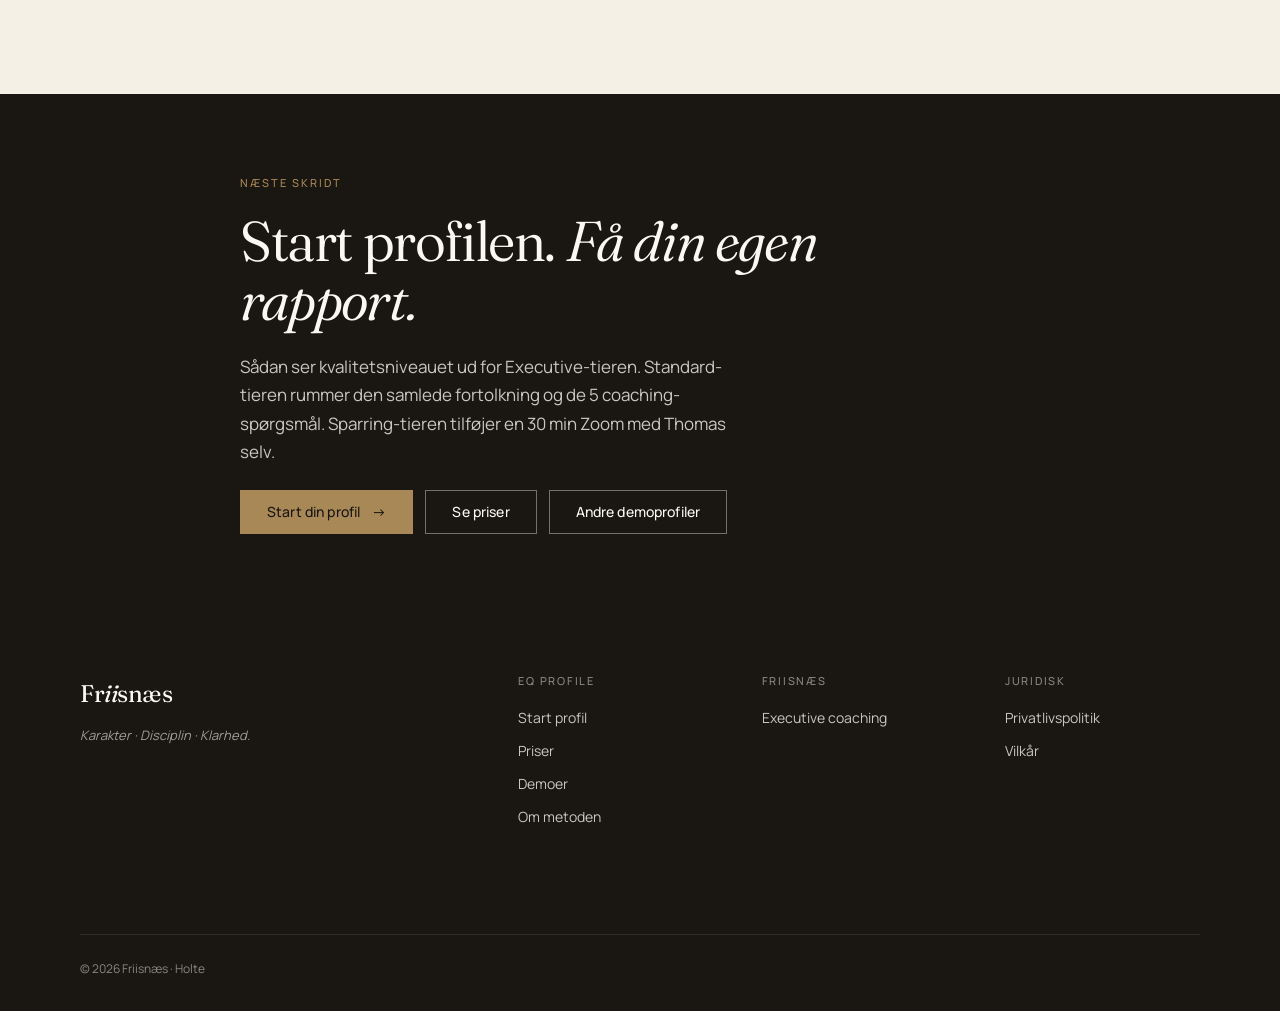
<file: ny-ceo.html>
<!DOCTYPE html>
<html lang="da">
<head>
<meta charset="UTF-8" />
<meta name="viewport" content="width=device-width, initial-scale=1.0" />
<title>Demoprofil: Den nye CEO | EQ Profile Executive</title>
<meta name="description" content="Eksempel på fuld EQ Profile Executive-rapport: nytiltrådt CEO i identitetsskifte fra VP til topleder. Den balancerede midter-profil." />
<meta name="robots" content="index, follow" />
<link rel="canonical" href="https://friisnaes.com/eq-profile/demos/ny-ceo.html" />

<meta property="og:type" content="article" />
<meta property="og:title" content="Demoprofil: Den nye CEO" />
<meta property="og:description" content="Nytiltrådt CEO i identitetsskifte fra VP til topleder. Eksempel på en fuld coachrapport." />
<meta property="og:locale" content="da_DK" />

<style>
/* =====================================================
   EQ Profile — Friisnæs design system
   Editorial, restrained, executive
   ===================================================== */

@import url('https://fonts.googleapis.com/css2?family=Fraunces:ital,opsz,wght@0,9..144,300..600;1,9..144,300..600&family=Manrope:wght@300..600&display=swap');

:root {
  /* Palette — warm editorial */
  --bg: #FAF8F3;
  --bg-alt: #F4F0E6;
  --bg-pure: #FFFFFF;
  --bg-deep: #1A1611;
  --ink: #1A1611;
  --ink-soft: #3D362C;
  --muted: #6B6358;
  --line: #E8E2D5;
  --line-soft: #F0EBDD;

  /* Accents */
  --oxblood: #7C3A40;
  --forest: #2D4A30;
  --gold: #A88857;
  --rose: #C9A0A0;

  /* Score interpretation */
  --score-1: #B85450;
  --score-2: #C9904A;
  --score-3: #5B7A8C;
  --score-4: #4A7958;
  --score-5: #6B5B95;

  /* Type */
  --serif: 'Fraunces', 'Iowan Old Style', Georgia, serif;
  --sans: 'Manrope', -apple-system, BlinkMacSystemFont, sans-serif;

  /* Layout */
  --container: 1200px;
  --container-narrow: 880px;
  --gutter: clamp(20px, 4vw, 40px);
  --section-y: clamp(64px, 9vw, 128px);
}

@media (prefers-color-scheme: dark) {
  :root {
    --bg: #14110D;
    --bg-alt: #1C1814;
    --bg-pure: #0F0D0A;
    --bg-deep: #0F0D0A;
    --ink: #F0EBDD;
    --ink-soft: #C9C0AE;
    --muted: #8B8273;
    --line: #2A251E;
    --line-soft: #1F1B16;
  }
}

* { box-sizing: border-box; }

html { scroll-behavior: smooth; }

body {
  margin: 0;
  font-family: var(--sans);
  font-size: 17px;
  line-height: 1.65;
  color: var(--ink);
  background: var(--bg);
  -webkit-font-smoothing: antialiased;
  -moz-osx-font-smoothing: grayscale;
  font-feature-settings: 'ss01', 'cv11';
}

/* Selection */
::selection { background: var(--ink); color: var(--bg); }

/* Container */
.wrap { max-width: var(--container); margin: 0 auto; padding: 0 var(--gutter); }
.wrap-narrow { max-width: var(--container-narrow); margin: 0 auto; padding: 0 var(--gutter); }

/* Typography */
h1, h2, h3, h4 {
  font-family: var(--serif);
  font-weight: 400;
  letter-spacing: -0.02em;
  margin: 0;
  color: var(--ink);
  font-feature-settings: 'ss01';
}

h1 {
  font-size: clamp(40px, 7vw, 84px);
  line-height: 0.98;
  letter-spacing: -0.035em;
  font-weight: 350;
}

h2 {
  font-size: clamp(32px, 4.5vw, 56px);
  line-height: 1.05;
  letter-spacing: -0.025em;
  font-weight: 350;
}

h3 {
  font-size: clamp(22px, 2.4vw, 28px);
  line-height: 1.2;
  font-weight: 400;
}

h4 {
  font-size: 18px;
  line-height: 1.3;
  font-weight: 500;
  font-family: var(--sans);
  letter-spacing: 0;
}

em, .ital {
  font-style: italic;
  font-feature-settings: 'ss01';
}

p {
  margin: 0 0 1em;
  max-width: 62ch;
}

a {
  color: var(--ink);
  text-decoration: none;
  border-bottom: 0.5px solid var(--line);
  transition: border-color 0.2s, color 0.2s;
}

a:hover { border-color: var(--oxblood); color: var(--oxblood); }

/* Eyebrow / kicker */
.eyebrow {
  font-size: 11px;
  letter-spacing: 0.18em;
  text-transform: uppercase;
  color: var(--muted);
  font-weight: 500;
  margin-bottom: 1.25rem;
}

.eyebrow-num {
  display: inline-block;
  font-family: var(--sans);
  font-variant-numeric: tabular-nums;
  margin-right: 12px;
  color: var(--oxblood);
}

/* Numeric markers (01, 02, 03 — Friisnæs signature) */
.num {
  font-family: var(--sans);
  font-size: 13px;
  font-weight: 500;
  font-variant-numeric: tabular-nums;
  letter-spacing: 0.08em;
  color: var(--oxblood);
}

/* Buttons */
.btn {
  display: inline-flex;
  align-items: center;
  gap: 8px;
  padding: 14px 26px;
  font-family: var(--sans);
  font-size: 14px;
  font-weight: 500;
  letter-spacing: 0.01em;
  border: 1px solid var(--ink);
  border-radius: 0;
  cursor: pointer;
  transition: all 0.2s ease;
  text-decoration: none;
  background: transparent;
  color: var(--ink);
  line-height: 1;
}

.btn:hover { background: var(--ink); color: var(--bg); border-color: var(--ink); }

.btn-primary {
  background: var(--ink);
  color: var(--bg);
  border-color: var(--ink);
}

.btn-primary:hover { background: var(--oxblood); border-color: var(--oxblood); color: var(--bg); }

.btn-ghost {
  border-color: var(--line);
  color: var(--ink-soft);
}

.btn-ghost:hover { border-color: var(--ink); background: transparent; color: var(--ink); }

.btn-arrow::after {
  content: '→';
  margin-left: 4px;
  transition: transform 0.2s;
}
.btn:hover .btn-arrow::after, .btn-arrow:hover::after { transform: translateX(3px); }

/* Section rhythm */
section { padding: var(--section-y) 0; }
.section-pure { background: var(--bg-pure); }
.section-alt { background: var(--bg-alt); }
.section-deep { background: var(--bg-deep); color: var(--bg); }
.section-deep h1, .section-deep h2, .section-deep h3 { color: var(--bg); }
.section-deep .muted, .section-deep .eyebrow { color: rgba(250,248,243,0.6); }

/* Hairline */
.hr { height: 1px; background: var(--line); margin: 0; border: none; }

/* Header / Nav */
.nav {
  position: sticky;
  top: 0;
  z-index: 50;
  background: rgba(250, 248, 243, 0.92);
  backdrop-filter: blur(12px);
  -webkit-backdrop-filter: blur(12px);
  border-bottom: 1px solid var(--line);
}

.nav-inner {
  max-width: var(--container);
  margin: 0 auto;
  padding: 18px var(--gutter);
  display: flex;
  align-items: center;
  justify-content: space-between;
  gap: 24px;
}

.brand {
  font-family: var(--serif);
  font-size: 22px;
  font-weight: 400;
  letter-spacing: -0.02em;
  border: none;
  color: var(--ink);
}

.brand .ii { font-style: italic; }

.nav-links {
  display: flex;
  align-items: center;
  gap: 28px;
  font-size: 14px;
}

.nav-links a {
  border: none;
  color: var(--ink-soft);
  font-weight: 400;
}

.nav-links a:hover { color: var(--oxblood); }

.nav-links a.nav-cta {
  padding: 10px 18px;
  font-size: 13px;
  border: 1px solid var(--ink);
  background: var(--ink);
  color: var(--bg);
  font-weight: 500;
}

.nav-links a.nav-cta:hover { background: var(--oxblood); border-color: var(--oxblood); color: var(--bg); }

@media (max-width: 720px) {
  .nav-links a:not(.nav-cta) { display: none; }
}

/* Hero */
.hero {
  padding: clamp(60px, 10vw, 140px) 0 clamp(60px, 9vw, 120px);
  border-bottom: 1px solid var(--line);
}

.hero-eyebrow {
  font-size: 12px;
  letter-spacing: 0.18em;
  text-transform: uppercase;
  color: var(--oxblood);
  font-weight: 500;
  margin-bottom: 28px;
}

.hero h1 { max-width: 14ch; margin-bottom: 0.4em; }

.hero-lede {
  font-family: var(--serif);
  font-size: clamp(20px, 2.4vw, 26px);
  line-height: 1.4;
  color: var(--ink-soft);
  max-width: 32ch;
  margin: 0 0 2.5rem;
  font-weight: 350;
  font-style: italic;
}

.hero-actions { display: flex; flex-wrap: wrap; gap: 12px; margin-top: 2rem; }

.hero-tagline {
  font-size: 13px;
  letter-spacing: 0.02em;
  color: var(--muted);
  margin-top: 1.5rem;
  font-style: italic;
}

/* Stats strip */
.stats {
  display: grid;
  grid-template-columns: repeat(auto-fit, minmax(160px, 1fr));
  gap: 0;
  border-top: 1px solid var(--line);
  border-bottom: 1px solid var(--line);
}

.stat {
  padding: 32px 24px;
  border-right: 1px solid var(--line);
}
.stat:last-child { border-right: none; }

.stat-num {
  font-family: var(--serif);
  font-size: 44px;
  line-height: 1;
  font-weight: 400;
  letter-spacing: -0.02em;
  color: var(--ink);
  margin-bottom: 8px;
}

.stat-label {
  font-size: 12px;
  letter-spacing: 0.1em;
  text-transform: uppercase;
  color: var(--muted);
}

/* Pricing */
.pricing-grid {
  display: grid;
  grid-template-columns: repeat(auto-fit, minmax(240px, 1fr));
  gap: 0;
  border: 1px solid var(--line);
  background: var(--bg-pure);
}

.pricing-card {
  padding: 36px 28px 32px;
  border-right: 1px solid var(--line);
  position: relative;
  display: flex;
  flex-direction: column;
}
.pricing-card:last-child { border-right: none; }

@media (max-width: 880px) {
  .pricing-card { border-right: none; border-bottom: 1px solid var(--line); }
  .pricing-card:last-child { border-bottom: none; }
}

.pricing-card.featured {
  background: var(--bg-deep);
  color: var(--bg);
}
.pricing-card.featured h3, .pricing-card.featured .price { color: var(--bg); }
.pricing-card.featured .pricing-features { color: rgba(250,248,243,0.78); }
.pricing-card.featured .pricing-tag { background: var(--gold); color: var(--bg-deep); }

.pricing-tag {
  position: absolute;
  top: -1px; left: 50%;
  transform: translate(-50%, -50%);
  background: var(--ink);
  color: var(--bg);
  padding: 4px 14px;
  font-size: 10px;
  letter-spacing: 0.14em;
  text-transform: uppercase;
  font-weight: 500;
}

.pricing-name {
  font-family: var(--serif);
  font-size: 22px;
  letter-spacing: -0.01em;
  margin-bottom: 6px;
  font-weight: 400;
}

.pricing-sub {
  font-size: 13px;
  color: var(--muted);
  margin-bottom: 24px;
  letter-spacing: 0.01em;
}

.price {
  display: flex;
  align-items: baseline;
  gap: 6px;
  margin-bottom: 24px;
}

.price-num {
  font-family: var(--serif);
  font-size: 44px;
  line-height: 1;
  font-weight: 400;
  letter-spacing: -0.025em;
}

.price-cur {
  font-size: 14px;
  color: var(--muted);
  letter-spacing: 0.02em;
}

.pricing-features {
  list-style: none;
  padding: 0;
  margin: 0 0 28px;
  font-size: 14px;
  line-height: 1.6;
  color: var(--ink-soft);
  flex: 1;
}

.pricing-features li {
  padding: 7px 0 7px 22px;
  position: relative;
  border-bottom: 1px solid var(--line-soft);
}
.pricing-features li:last-child { border-bottom: none; }

.pricing-features li::before {
  content: '—';
  position: absolute;
  left: 0;
  color: var(--oxblood);
  font-weight: 500;
}

.pricing-card.featured .pricing-features li {
  border-bottom-color: rgba(250,248,243,0.1);
}
.pricing-card.featured .pricing-features li::before { color: var(--gold); }

/* Demo profile cards */
.demo-grid {
  display: grid;
  grid-template-columns: repeat(auto-fit, minmax(280px, 1fr));
  gap: 1px;
  background: var(--line);
  border: 1px solid var(--line);
}

.demo-card {
  background: var(--bg-pure);
  padding: 32px 28px;
  display: flex;
  flex-direction: column;
  text-decoration: none;
  border: none;
  transition: background 0.2s;
}

.demo-card:hover { background: var(--bg-alt); border: none; }

.demo-num {
  font-size: 12px;
  letter-spacing: 0.14em;
  color: var(--oxblood);
  font-weight: 500;
  margin-bottom: 16px;
  font-variant-numeric: tabular-nums;
}

.demo-name {
  font-family: var(--serif);
  font-size: 26px;
  line-height: 1.1;
  letter-spacing: -0.02em;
  font-weight: 400;
  margin-bottom: 8px;
  color: var(--ink);
}

.demo-name em { color: var(--oxblood); }

.demo-tag {
  font-size: 12px;
  color: var(--muted);
  letter-spacing: 0.04em;
  margin-bottom: 18px;
}

.demo-desc {
  font-size: 14px;
  line-height: 1.55;
  color: var(--ink-soft);
  margin: 0 0 20px;
  flex: 1;
}

.demo-mini-bars {
  display: flex;
  gap: 4px;
  margin-bottom: 16px;
  height: 28px;
  align-items: flex-end;
}

.demo-mini-bars > div {
  flex: 1;
  border-radius: 1px;
  min-height: 4px;
  opacity: 0.85;
}

.demo-cta {
  font-size: 13px;
  font-weight: 500;
  color: var(--ink);
  letter-spacing: 0.02em;
  display: inline-flex;
  align-items: center;
  gap: 6px;
}

.demo-cta::after {
  content: '→';
  transition: transform 0.2s;
}

.demo-card:hover .demo-cta::after { transform: translateX(3px); }

/* Process / 3-up sections */
.three-up {
  display: grid;
  grid-template-columns: repeat(auto-fit, minmax(260px, 1fr));
  gap: 0;
  border-top: 1px solid var(--line);
}

.three-up > div {
  padding: 40px 32px 40px 0;
  border-right: 1px solid var(--line);
}
.three-up > div:last-child { border-right: none; padding-right: 0; }

@media (max-width: 880px) {
  .three-up > div { border-right: none; border-bottom: 1px solid var(--line); padding: 32px 0; }
  .three-up > div:last-child { border-bottom: none; }
}

.three-up h3 { margin-top: 18px; margin-bottom: 12px; }
.three-up .num { display: block; margin-bottom: 8px; }
.three-up p { font-size: 15px; color: var(--ink-soft); margin: 0; }

/* Domain visualization */
.domain-table {
  border-top: 1px solid var(--line);
  border-bottom: 1px solid var(--line);
  background: var(--bg-pure);
}

.domain-row {
  padding: 24px 0;
  border-bottom: 1px solid var(--line-soft);
  display: grid;
  grid-template-columns: 60px 1fr 2fr;
  gap: 32px;
  align-items: baseline;
}

.domain-row:last-child { border-bottom: none; }

.domain-row .num { padding-top: 6px; }

.domain-name {
  font-family: var(--serif);
  font-size: 22px;
  font-weight: 400;
  letter-spacing: -0.01em;
  color: var(--ink);
}

.domain-facets {
  font-size: 14px;
  color: var(--ink-soft);
  line-height: 1.7;
}

.domain-facets em {
  color: var(--ink);
  font-style: italic;
  font-weight: 500;
}

@media (max-width: 720px) {
  .domain-row { grid-template-columns: 1fr; gap: 6px; padding: 20px 0; }
}

/* FAQ */
.faq-grid { display: grid; grid-template-columns: 1fr; gap: 0; border-top: 1px solid var(--line); }

.faq-item {
  padding: 28px 0;
  border-bottom: 1px solid var(--line);
  display: grid;
  grid-template-columns: 60px 1fr;
  gap: 32px;
}

.faq-item .num { padding-top: 6px; }

.faq-q {
  font-family: var(--serif);
  font-size: 22px;
  font-weight: 400;
  letter-spacing: -0.01em;
  color: var(--ink);
  margin: 0 0 8px;
}

.faq-a {
  font-size: 15px;
  color: var(--ink-soft);
  line-height: 1.65;
  margin: 0;
  max-width: 70ch;
}

@media (max-width: 720px) {
  .faq-item { grid-template-columns: 1fr; gap: 4px; }
}

/* Closing CTA */
.closing {
  text-align: left;
  padding: clamp(80px, 12vw, 160px) 0;
}

.closing h2 { max-width: 18ch; margin-bottom: 32px; }
.closing-tag {
  font-style: italic;
  color: var(--muted);
  font-size: 14px;
  margin-top: 24px;
  letter-spacing: 0.01em;
}

/* Footer */
footer {
  background: var(--bg-deep);
  color: rgba(250,248,243,0.78);
  padding: 60px 0 32px;
  font-size: 14px;
}

footer .wrap { display: grid; grid-template-columns: 2fr 1fr 1fr 1fr; gap: 48px; }

@media (max-width: 720px) { footer .wrap { grid-template-columns: 1fr 1fr; } }

footer h4 {
  font-size: 11px;
  letter-spacing: 0.16em;
  text-transform: uppercase;
  color: rgba(250,248,243,0.5);
  margin-bottom: 18px;
  font-weight: 500;
}

footer ul { list-style: none; padding: 0; margin: 0; }
footer li { margin-bottom: 10px; }
footer a {
  color: rgba(250,248,243,0.78);
  border: none;
  font-size: 14px;
}
footer a:hover { color: var(--gold); }

.footer-brand {
  font-family: var(--serif);
  font-size: 24px;
  font-weight: 400;
  color: var(--bg);
  margin-bottom: 12px;
  letter-spacing: -0.02em;
}
.footer-brand .ii { font-style: italic; }

.footer-tag {
  font-size: 13px;
  line-height: 1.6;
  color: rgba(250,248,243,0.6);
  max-width: 32ch;
  margin: 0;
  font-style: italic;
}

.footer-bottom {
  margin-top: 48px;
  padding-top: 24px;
  border-top: 1px solid rgba(250,248,243,0.1);
  display: flex;
  justify-content: space-between;
  flex-wrap: wrap;
  gap: 12px;
  font-size: 12px;
  color: rgba(250,248,243,0.5);
}

/* =====================================================
   Test page specifics
   ===================================================== */

.test-shell {
  min-height: calc(100vh - 200px);
  padding: 60px 0;
}

.test-progress {
  position: sticky;
  top: 60px;
  background: var(--bg);
  padding: 16px 0;
  border-bottom: 1px solid var(--line);
  z-index: 10;
  margin-bottom: 40px;
}

.test-progress-bar {
  height: 2px;
  background: var(--line);
  position: relative;
  margin-top: 8px;
}

.test-progress-bar > div {
  height: 100%;
  background: var(--oxblood);
  transition: width 0.3s ease;
}

.test-progress-meta {
  display: flex;
  justify-content: space-between;
  font-size: 12px;
  letter-spacing: 0.04em;
  color: var(--muted);
}

.test-item {
  padding: 36px 0;
  border-bottom: 1px solid var(--line);
}

.test-item:last-child { border-bottom: none; }

.test-item-num {
  font-size: 11px;
  letter-spacing: 0.16em;
  color: var(--oxblood);
  font-weight: 500;
  font-variant-numeric: tabular-nums;
  margin-bottom: 16px;
}

.test-item-text {
  font-family: var(--serif);
  font-size: clamp(20px, 2.6vw, 26px);
  line-height: 1.35;
  letter-spacing: -0.015em;
  font-weight: 350;
  color: var(--ink);
  margin: 0 0 24px;
  max-width: 30ch;
}

.test-likert {
  display: grid;
  grid-template-columns: repeat(5, 1fr);
  gap: 8px;
}

.test-likert button {
  padding: 16px 8px;
  border: 1px solid var(--line);
  background: transparent;
  font-family: var(--sans);
  font-size: 12px;
  letter-spacing: 0.02em;
  cursor: pointer;
  color: var(--ink-soft);
  transition: all 0.15s;
  line-height: 1.3;
}

.test-likert button:hover {
  border-color: var(--ink-soft);
  color: var(--ink);
}

.test-likert button.sel {
  background: var(--ink);
  color: var(--bg);
  border-color: var(--ink);
  font-weight: 500;
}

.test-nav {
  display: flex;
  justify-content: space-between;
  align-items: center;
  padding: 32px 0;
  margin-top: 32px;
  border-top: 1px solid var(--line);
}

/* Results */
.result-hero {
  padding: 60px 0 40px;
  border-bottom: 1px solid var(--line);
}

.result-score {
  display: flex;
  align-items: baseline;
  gap: 24px;
  margin-top: 32px;
}

.result-score-num {
  font-family: var(--serif);
  font-size: clamp(80px, 14vw, 160px);
  line-height: 0.9;
  font-weight: 350;
  letter-spacing: -0.05em;
}

.result-score-meta { padding-bottom: 12px; }

.result-score-level {
  font-family: var(--serif);
  font-size: clamp(22px, 2.6vw, 28px);
  line-height: 1.2;
  font-weight: 400;
  font-style: italic;
  margin-bottom: 6px;
}

.result-bars {
  padding: 60px 0;
}

.result-bar-row {
  padding: 18px 0;
  border-bottom: 1px solid var(--line-soft);
  display: grid;
  grid-template-columns: 1fr 100px;
  gap: 24px;
  align-items: center;
}

.result-bar-name {
  font-family: var(--serif);
  font-size: 18px;
  letter-spacing: -0.01em;
  font-weight: 400;
}

.result-bar-name.facet {
  font-family: var(--sans);
  font-size: 14px;
  font-weight: 400;
  color: var(--ink-soft);
  padding-left: 24px;
}

.result-bar-track {
  position: relative;
  height: 6px;
  background: var(--line-soft);
  margin-top: 8px;
  grid-column: 1 / -1;
}

.result-bar-fill {
  position: absolute;
  height: 100%;
  top: 0; left: 0;
}

.result-bar-value {
  font-family: var(--serif);
  font-size: 22px;
  font-variant-numeric: tabular-nums;
  text-align: right;
  letter-spacing: -0.01em;
}

.result-domain-block { margin-bottom: 36px; }

/* Locked / upgrade gate */
.lock-gate {
  background: var(--bg-deep);
  color: var(--bg);
  padding: 64px 0;
  position: relative;
  overflow: hidden;
}

.lock-gate h2 { color: var(--bg); max-width: 18ch; margin-bottom: 0.4em; }
.lock-gate p { color: rgba(250,248,243,0.78); max-width: 50ch; }
.lock-gate .btn-primary {
  background: var(--gold);
  border-color: var(--gold);
  color: var(--bg-deep);
}
.lock-gate .btn-primary:hover { background: var(--bg); border-color: var(--bg); color: var(--bg-deep); }

.lock-preview {
  margin-top: 48px;
  padding: 32px;
  border: 1px solid rgba(250,248,243,0.18);
  background: rgba(250,248,243,0.04);
  position: relative;
}

.lock-preview-content {
  filter: blur(3px);
  opacity: 0.55;
  user-select: none;
  pointer-events: none;
}

.lock-preview-icon {
  position: absolute;
  top: 50%; left: 50%;
  transform: translate(-50%, -50%);
  font-family: var(--serif);
  font-size: 13px;
  letter-spacing: 0.16em;
  text-transform: uppercase;
  background: var(--gold);
  color: var(--bg-deep);
  padding: 12px 24px;
  font-weight: 500;
}

/* Subtle animations */
@keyframes fadeUp {
  from { opacity: 0; transform: translateY(10px); }
  to { opacity: 1; transform: translateY(0); }
}

.fade-up { animation: fadeUp 0.5s ease forwards; }

/* Cookie consent */
.cookie-banner {
  position: fixed;
  bottom: 16px;
  left: 16px;
  right: 16px;
  max-width: 480px;
  background: var(--bg-deep);
  color: var(--bg);
  padding: 22px 24px;
  font-size: 13px;
  line-height: 1.55;
  z-index: 100;
  box-shadow: 0 12px 40px rgba(0,0,0,0.18);
  display: none;
}

.cookie-banner.show { display: block; animation: fadeUp 0.4s ease forwards; }

.cookie-banner h4 { color: var(--bg); margin-bottom: 6px; font-size: 14px; }
.cookie-banner p { margin: 0 0 14px; color: rgba(250,248,243,0.78); }
.cookie-banner-actions { display: flex; gap: 8px; }
.cookie-banner button {
  padding: 8px 14px;
  font-size: 12px;
  background: transparent;
  color: var(--bg);
  border: 1px solid rgba(250,248,243,0.3);
  cursor: pointer;
  font-family: var(--sans);
}
.cookie-banner button:hover { background: rgba(250,248,243,0.1); }
.cookie-banner button.primary { background: var(--gold); color: var(--bg-deep); border-color: var(--gold); }
.cookie-banner button.primary:hover { background: var(--bg); border-color: var(--bg); color: var(--bg-deep); }

/* Responsive guards */
@media (max-width: 540px) {
  .test-likert { grid-template-columns: repeat(5, 1fr); gap: 4px; }
  .test-likert button { padding: 12px 4px; font-size: 11px; }
  .stat-num { font-size: 32px; }
}

</style>
</head>
<body>

<nav class="nav">
  <div class="nav-inner">
    <a href="index.html" class="brand">EQ-<span class="ii">profil</span></a>
    <div class="nav-links">
      <a href="index.html#hvordan">Sådan virker det</a>
      <a href="index.html#priser">Priser</a>
      <a href="index.html#demoer">Demoer</a>
      <a href="test.html" class="nav-cta">Start profil</a>
    </div>
  </div>
</nav>

<div style="background: var(--gold); color: var(--bg-deep); padding: 12px 0; font-size: 13px; text-align: center; letter-spacing: 0.02em;">
  <strong>Demoprofil</strong> — eksempel på en Executive-rapport. <a href="test.html" style="color: var(--bg-deep); border-bottom-color: var(--bg-deep); margin-left: 8px;">Start din egen profil →</a>
</div>

<section class="result-hero" style="padding: 80px 0 40px;">
  <div class="wrap-narrow">
    <div class="eyebrow">Demoprofil 05 / Transition</div>
    <h1 style="margin-bottom: 0.4em;">Den nye <em>CEO</em></h1>
    <p class="hero-lede" style="font-size: 18px; max-width: 50ch;">Nytiltrådt CEO i en scale-up, 8 måneder i rollen. 41 år. Stærkt CV som CCO og VP for forretningsudvikling. Bestyrelsen valgte ham over en ekstern kandidat. Han ved endnu ikke, hvilken slags CEO han bliver — og hans medarbejdere mærker det.</p>

    <div class="result-score">
      <div class="result-score-num" style="color: var(--score-3);">60</div>
      <div class="result-score-meta">
        <div class="result-score-level">Robust profil i transition</div>
        <div style="font-size: 13px; color: var(--muted); letter-spacing: 0.04em;">Ingen markante spikes — typisk for rolleskifte</div>
      </div>
    </div>
  </div>
</section>

<section class="result-bars section-pure">
  <div class="wrap-narrow">
    <div class="eyebrow">Domæner og facetter</div>
    <h2 style="margin-bottom: 32px;">Profilens <em>landskab</em></h2>

    <div class="result-domain-block">
      <div class="result-bar-row">
        <div class="result-bar-name"><span class="num" style="margin-right: 12px;">01</span>Selvbevidsthed</div>
        <div class="result-bar-value">63</div>
        <div class="result-bar-track"><div class="result-bar-fill" style="width: 63%; background: var(--score-3);"></div></div>
      </div>
      <div class="result-bar-row" style="grid-template-columns: 1fr 60px;"><div class="result-bar-name facet">Emotionel selvindsigt</div><div class="result-bar-value" style="font-size: 16px;">65</div><div class="result-bar-track"><div class="result-bar-fill" style="width: 65%; background: var(--score-3);"></div></div></div>
      <div class="result-bar-row" style="grid-template-columns: 1fr 60px;"><div class="result-bar-name facet">Selvrespekt</div><div class="result-bar-value" style="font-size: 16px;">75</div><div class="result-bar-track"><div class="result-bar-fill" style="width: 75%; background: var(--score-4);"></div></div></div>
      <div class="result-bar-row" style="grid-template-columns: 1fr 60px;"><div class="result-bar-name facet">Værdi- og formålsklarhed</div><div class="result-bar-value" style="font-size: 16px;">50</div><div class="result-bar-track"><div class="result-bar-fill" style="width: 50%; background: var(--score-3);"></div></div></div>
    </div>

    <div class="result-domain-block">
      <div class="result-bar-row">
        <div class="result-bar-name"><span class="num" style="margin-right: 12px;">02</span>Selvledelse</div>
        <div class="result-bar-value">66</div>
        <div class="result-bar-track"><div class="result-bar-fill" style="width: 66%; background: var(--score-3);"></div></div>
      </div>
      <div class="result-bar-row" style="grid-template-columns: 1fr 60px;"><div class="result-bar-name facet">Emotionel selvkontrol</div><div class="result-bar-value" style="font-size: 16px;">70</div><div class="result-bar-track"><div class="result-bar-fill" style="width: 70%; background: var(--score-3);"></div></div></div>
      <div class="result-bar-row" style="grid-template-columns: 1fr 60px;"><div class="result-bar-name facet">Tilpasningsevne</div><div class="result-bar-value" style="font-size: 16px;">72</div><div class="result-bar-track"><div class="result-bar-fill" style="width: 72%; background: var(--score-4);"></div></div></div>
      <div class="result-bar-row" style="grid-template-columns: 1fr 60px;"><div class="result-bar-name facet">Resiliens & optimisme</div><div class="result-bar-value" style="font-size: 16px;">55</div><div class="result-bar-track"><div class="result-bar-fill" style="width: 55%; background: var(--score-3);"></div></div></div>
    </div>

    <div class="result-domain-block">
      <div class="result-bar-row">
        <div class="result-bar-name"><span class="num" style="margin-right: 12px;">03</span>Social bevidsthed</div>
        <div class="result-bar-value">58</div>
        <div class="result-bar-track"><div class="result-bar-fill" style="width: 58%; background: var(--score-3);"></div></div>
      </div>
      <div class="result-bar-row" style="grid-template-columns: 1fr 60px;"><div class="result-bar-name facet">Empati</div><div class="result-bar-value" style="font-size: 16px;">65</div><div class="result-bar-track"><div class="result-bar-fill" style="width: 65%; background: var(--score-3);"></div></div></div>
      <div class="result-bar-row" style="grid-template-columns: 1fr 60px;"><div class="result-bar-name facet">Organisatorisk bevidsthed</div><div class="result-bar-value" style="font-size: 16px;">55</div><div class="result-bar-track"><div class="result-bar-fill" style="width: 55%; background: var(--score-3);"></div></div></div>
      <div class="result-bar-row" style="grid-template-columns: 1fr 60px;"><div class="result-bar-name facet">Social læseevne</div><div class="result-bar-value" style="font-size: 16px;">55</div><div class="result-bar-track"><div class="result-bar-fill" style="width: 55%; background: var(--score-3);"></div></div></div>
    </div>

    <div class="result-domain-block">
      <div class="result-bar-row">
        <div class="result-bar-name"><span class="num" style="margin-right: 12px;">04</span>Relationsledelse</div>
        <div class="result-bar-value">52</div>
        <div class="result-bar-track"><div class="result-bar-fill" style="width: 52%; background: var(--score-3);"></div></div>
      </div>
      <div class="result-bar-row" style="grid-template-columns: 1fr 60px;"><div class="result-bar-name facet">Indflydelse</div><div class="result-bar-value" style="font-size: 16px;">50</div><div class="result-bar-track"><div class="result-bar-fill" style="width: 50%; background: var(--score-3);"></div></div></div>
      <div class="result-bar-row" style="grid-template-columns: 1fr 60px;"><div class="result-bar-name facet">Konflikthåndtering</div><div class="result-bar-value" style="font-size: 16px;">55</div><div class="result-bar-track"><div class="result-bar-fill" style="width: 55%; background: var(--score-3);"></div></div></div>
      <div class="result-bar-row" style="grid-template-columns: 1fr 60px;"><div class="result-bar-name facet">Inspirerende ledelse</div><div class="result-bar-value" style="font-size: 16px;">50</div><div class="result-bar-track"><div class="result-bar-fill" style="width: 50%; background: var(--score-3);"></div></div></div>
    </div>

    <div class="result-domain-block">
      <div class="result-bar-row">
        <div class="result-bar-name"><span class="num" style="margin-right: 12px;">05</span>Beslutningskraft</div>
        <div class="result-bar-value">62</div>
        <div class="result-bar-track"><div class="result-bar-fill" style="width: 62%; background: var(--score-3);"></div></div>
      </div>
      <div class="result-bar-row" style="grid-template-columns: 1fr 60px;"><div class="result-bar-name facet">Klarhed under pres</div><div class="result-bar-value" style="font-size: 16px;">70</div><div class="result-bar-track"><div class="result-bar-fill" style="width: 70%; background: var(--score-3);"></div></div></div>
      <div class="result-bar-row" style="grid-template-columns: 1fr 60px;"><div class="result-bar-name facet">Assertivitet & grænsesætning</div><div class="result-bar-value" style="font-size: 16px;">60</div><div class="result-bar-track"><div class="result-bar-fill" style="width: 60%; background: var(--score-3);"></div></div></div>
      <div class="result-bar-row" style="grid-template-columns: 1fr 60px;"><div class="result-bar-name facet">Emotionel mod</div><div class="result-bar-value" style="font-size: 16px;">55</div><div class="result-bar-track"><div class="result-bar-fill" style="width: 55%; background: var(--score-3);"></div></div></div>
    </div>
  </div>
</section>

<section class="section-alt" style="padding: 80px 0;">
  <div class="wrap-narrow">
    <div class="eyebrow">Level 2 — eksklusiv dybdeanalyse</div>
    <h2 style="margin-bottom: 56px;">Coach<em>rapport</em></h2>

    <article style="font-size: 17px; line-height: 1.75; color: var(--ink);">

      <h3 style="font-family: var(--serif); font-size: 28px; font-weight: 400; letter-spacing: -0.02em; margin: 0 0 20px; padding-bottom: 16px; border-bottom: 1px solid var(--line);">Profilfortolkning</h3>

      <p>Din profil viser et bemærkelsesværdigt mønster: tæt på alle facetter ligger inden for båndet 50-72. Ingen markante spikes. Ingen bemærkelsesværdige huller. Det er en bredt kompetent profil i et øjeblik, hvor en CEO oftest har brug for det modsatte: én eller to signaturstyrker, der definerer hans lederskab. Du har dem ikke synligt aktiveret endnu. Det er ikke fordi de ikke findes — det er fordi du endnu ikke har valgt, hvilke der skal være dine.</p>

      <p>Det er en typisk profil for en leder 6-12 måneder ind i et stort rolleskifte. Du var sandsynligvis et stærkt CCO eller VP, fordi rollen havde klare grænser og kendte succeskriterier. Som CEO er rollen den modsatte: udefinerbar, kontekstafhængig, og afhængig af din egen evne til at vælge hvad det betyder at være CEO i din virksomhed, lige nu. Du er midt i den oversættelse.</p>

      <p>Den centrale spænding i din profil er mellem domæne 01 (Selvbevidsthed, 63) og domæne 04 (Relationsledelse, 52). Du har rimelig selvindsigt, men din inspirerende ledelse (50) og indflydelse (50) som CEO er endnu ikke kalibreret. Du leder stadig som en stærk VP — gennem ekspertise og logik. Det fungerer, men det aktiverer ikke organisationens energi. Folk respekterer dig. De er ikke endnu inspireret af dig som CEO.</p>

      <h3 style="font-family: var(--serif); font-size: 28px; font-weight: 400; letter-spacing: -0.02em; margin: 56px 0 20px; padding-bottom: 16px; border-bottom: 1px solid var(--line);">Top 3 styrker</h3>

      <h4 style="font-family: var(--serif); font-size: 22px; font-weight: 400; margin: 28px 0 8px;">Selvrespekt — 75</h4>
      <p>Du tror på at du er den rigtige til rollen, og det stabiliserer dig i de første kritiske måneder. Du går ikke i selvtvivl, når en investor stiller ubehagelige spørgsmål, eller en VP udfordrer din retning. Det er fundamentet for alt det andet, der skal bygges.</p>

      <h4 style="font-family: var(--serif); font-size: 22px; font-weight: 400; margin: 28px 0 8px;">Tilpasningsevne — 72</h4>
      <p>Du har skaleret ind i rollen uden at gå i panik. Du har lært nye discipliner — bestyrelsesarbejde, investorrelationer, mediearbejde — uden at miste fodfæste. Det er en kompetence, der ikke er trivial; mange nye CEO'er går hårdt ned i de første 6 måneder, fordi de underkender hvor stort skiftet er.</p>

      <h4 style="font-family: var(--serif); font-size: 22px; font-weight: 400; margin: 28px 0 8px;">Klarhed under pres — 70</h4>
      <p>Du panikker ikke i bestyrelsesmøder eller når presset stiger. Du tænker stadig som den analytisk skarpe leder, du var. Den kompetence har overlevet rolleskiftet, og det er bemærkelsesværdigt — mange mister adgangen til den, mens de stadig leder af gammel vane.</p>

      <h3 style="font-family: var(--serif); font-size: 28px; font-weight: 400; letter-spacing: -0.02em; margin: 56px 0 20px; padding-bottom: 16px; border-bottom: 1px solid var(--line);">Det centrale udviklingsområde</h3>

      <h4 style="font-family: var(--serif); font-size: 22px; font-weight: 400; margin: 28px 0 8px; color: var(--score-3);">Værdi- og formålsklarhed — 50</h4>
      <p>Det vigtigste tal i din profil er ikke det laveste — det er dette. 50 betyder: du har ikke endnu artikuleret hvilken slags CEO du vil være. Hvad står du for, som er <em>specifikt</em> dig? Hvad accepterer du ikke at gå på kompromis med? Hvad er dit gennemgående tema, når historien om din ledelse skrives 10 år fra nu? Du har ikke svaret endnu — eller du har svaret, men du har ikke turdet sige det højt. Begge dele har samme effekt: organisationen kan ikke endnu finde sin egen retning igennem dig.</p>

      <h4 style="font-family: var(--serif); font-size: 22px; font-weight: 400; margin: 28px 0 8px; color: var(--score-3);">Inspirerende ledelse — 50</h4>
      <p>Du leder gennem klarhed og kompetence, ikke gennem fortælling og energi. Det fungerede som VP. Som CEO er det halvdelen af jobbet. Folk forventer, at de bliver løftet, når de hører dig tale om virksomhedens fremtid. Lige nu hører de en god analyse. Det er ikke nok.</p>

      <h4 style="font-family: var(--serif); font-size: 22px; font-weight: 400; margin: 28px 0 8px; color: var(--score-3);">Indflydelse — 50</h4>
      <p>Du bruger stadig den indflydelseskvote, du havde som VP. Den er nu opbrugt. Du skal opbygge en ny indflydelse som CEO — én der bygger på vision, ikke på ekspertise; på retning, ikke på beslutningsrigtighed. Det kræver en anden indre kalibrering end den, du har brugt i 15 år.</p>

      <h3 style="font-family: var(--serif); font-size: 28px; font-weight: 400; letter-spacing: -0.02em; margin: 56px 0 20px; padding-bottom: 16px; border-bottom: 1px solid var(--line);">Strategiske implikationer</h3>

      <p>De fleste CEO'er fejler ikke i de første 18 måneder fra inkompetence. De fejler fra ufuldendt identitetsmigration. Jobbet ændrer sig. Personen skal også. Din profil viser, at du er midt i denne migration — du har de råmaterialer, du behøver, men du har endnu ikke formet dem til en distinkt CEO-identitet. Det vindue lukker omkring 18-24 måneder. Efter det stivner profilen — enten som "den nye CEO der voksede ind i rollen" eller som "den nye CEO der aldrig helt fandt sin stemme".</p>

      <p>Dit blinde punkt: du tror sandsynligvis, at klare resultater i de første 12 måneder vil bevise dig som CEO. Men resultaterne i din rolle er for langtsigtede til at give bevisning så hurtigt. Det folk vurderer dig på <em>nu</em>, er om du har en retning de kan tro på. Den retning kommer ikke fra strategiplaner. Den kommer fra dig.</p>

      <h3 style="font-family: var(--serif); font-size: 28px; font-weight: 400; letter-spacing: -0.02em; margin: 56px 0 20px; padding-bottom: 16px; border-bottom: 1px solid var(--line);">90-dages udviklingsplan</h3>

      <h4 style="font-family: var(--serif); font-size: 20px; font-weight: 400; margin: 28px 0 12px;">Fokusområde 1: Skriv din CEO-doktrin</h4>
      <p style="font-size: 15px; margin-bottom: 8px;"><strong style="font-weight: 500;">Adfærdseksperiment:</strong> Brug 4 timer alene over en weekend på at skrive et 1-siders dokument med tre ting: (a) Hvad mener jeg, denne virksomhed skal gøre i de næste 5 år, og hvorfor netop dét? (b) Hvad er jeg <em>ikke</em> villig til at gå på kompromis med, uanset presset? (c) Hvilken slags CEO ville mine bedste medarbejdere beskrive mig som om 3 år, hvis jeg lykkes? Læs den højt for én du stoler på. Skift den. Læs den højt igen.</p>
      <p style="font-size: 15px; margin-bottom: 8px;"><strong style="font-weight: 500;">Måleparameter:</strong> Dokumentet eksisterer på papir inden 30 dage. Det er læst højt for mindst 2 personer inden 60 dage.</p>
      <p style="font-size: 15px; margin-bottom: 24px;"><strong style="font-weight: 500;">Forventet modstand:</strong> Du vil føle, at det er navlebeskuende eller floweret. Det er det modsatte. Det er den sværeste analytiske opgave i din rolle. Det er hjørnestenen alt andet bygges på.</p>

      <h4 style="font-family: var(--serif); font-size: 20px; font-weight: 400; margin: 32px 0 12px;">Fokusområde 2: Lær at fortælle, ikke kun at forklare</h4>
      <p style="font-size: 15px; margin-bottom: 8px;"><strong style="font-weight: 500;">Adfærdseksperiment:</strong> I 90 dage indfører du regel: hver gang du holder en præsentation eller et all-hands, åbner du med en kort historie (60 sekunder) snarere end et dataset. Historien skal være konkret — én person, ét øjeblik, ét moment der viser hvad du står for. Først efter historien går du til data.</p>
      <p style="font-size: 15px; margin-bottom: 8px;"><strong style="font-weight: 500;">Måleparameter:</strong> Antal præsentationer der starter med en historie. Subjektivt: mærker du forskel i rummets energi?</p>
      <p style="font-size: 15px; margin-bottom: 24px;"><strong style="font-weight: 500;">Forventet modstand:</strong> Du vil føle, at det er manipulerende eller cheesy. Lederes der bygger varige virksomheder gør det. Det er ikke manipulation — det er pædagogik. Information går gennem hjernen; historier går gennem mavemusklen.</p>

      <h4 style="font-family: var(--serif); font-size: 20px; font-weight: 400; margin: 32px 0 12px;">Fokusområde 3: Stop med at være alle steder</h4>
      <p style="font-size: 15px; margin-bottom: 8px;"><strong style="font-weight: 500;">Adfærdseksperiment:</strong> Identificér 3 møder pr. uge hvor du deltager af gammel vane fra din VP-rolle, men hvor du ikke længere reelt tilfører værdi. Træk dig fra dem. Send i stedet en kort mail med din retning, og lad dine ledere eksekvere uden dig.</p>
      <p style="font-size: 15px; margin-bottom: 8px;"><strong style="font-weight: 500;">Måleparameter:</strong> Antal møder fjernet fra kalender. Subjektiv vurdering: får du nu tid til strategisk tænkning?</p>
      <p style="font-size: 15px;"><strong style="font-weight: 500;">Forventet modstand:</strong> Du vil føle, at du mister kontrol. Det er pointen. Som CEO leder du gennem fravær lige så meget som gennem tilstedeværelse. Det skal læres.</p>

      <h3 style="font-family: var(--serif); font-size: 28px; font-weight: 400; letter-spacing: -0.02em; margin: 56px 0 20px; padding-bottom: 16px; border-bottom: 1px solid var(--line);">5 coaching-spørgsmål</h3>

      <ol style="padding-left: 24px; font-size: 17px; line-height: 1.7;">
        <li style="margin-bottom: 16px; padding-left: 12px;">Hvad gør du i dag, som du gjorde for 12 måneder siden — som ikke længere er din rolle?</li>
        <li style="margin-bottom: 16px; padding-left: 12px;">Hvis bestyrelsen bad dig svare ærligt på "hvilken slags CEO er du", hvad ville du sige — og er det det samme som hvad dine medarbejdere ville sige?</li>
        <li style="margin-bottom: 16px; padding-left: 12px;">Hvilken stor leder du beundrer har en signaturstyrke du <em>ikke</em> har — og er det noget du skal kopiere eller noget du skal acceptere som ikke dit?</li>
        <li style="margin-bottom: 16px; padding-left: 12px;">Hvad var den sidste beslutning, hvor du valgte fra mavefornemmelse fremfor analyse — og fortrød du den?</li>
        <li style="margin-bottom: 16px; padding-left: 12px;">Hvis du blev fyret om 6 måneder — hvad ville du fortryde du <em>ikke</em> havde forsøgt i din tid som CEO?</li>
      </ol>

      <h3 style="font-family: var(--serif); font-size: 28px; font-weight: 400; letter-spacing: -0.02em; margin: 56px 0 20px; padding-bottom: 16px; border-bottom: 1px solid var(--line);">Brug i sparring med din coach</h3>

      <p>I en udviklingssamtale skal du og din sparringspartner særligt fokusere på følgende:</p>
      <ul style="font-size: 16px; line-height: 1.7; padding-left: 24px;">
        <li style="margin-bottom: 8px;">Identitetsmigrationen fra VP til CEO — hvor langt er du, og hvor er du stadig på det gamle spor?</li>
        <li style="margin-bottom: 8px;">Konkret arbejde med din CEO-doktrin — kan du formulere den i ét afsnit?</li>
        <li style="margin-bottom: 8px;">Forskellen mellem at være ekspert og at være retningsangiver — hvilken giver dig mest komfort?</li>
        <li style="margin-bottom: 8px;">De 3 møder pr. uge du burde forlade — hvilke, og hvad holder dig i dem?</li>
        <li style="margin-bottom: 8px;">Stilarter at undersøge: hvilke 2 CEO-arketyper passer til din virksomhed, og hvilke ligner dig mindst?</li>
      </ul>

      <p style="font-style: italic; color: var(--muted); font-size: 14px; margin-top: 48px; padding-top: 24px; border-top: 1px solid var(--line);">Denne demoprofil er konstrueret til illustration. Din egen rapport vil være genereret unikt baseret på dine svar — typisk leveret som 12-18 siders PDF inden for et minut efter betaling.</p>

    </article>
  </div>
</section>

<section class="section-deep" style="padding: 80px 0;">
  <div class="wrap-narrow">
    <div class="eyebrow" style="color: var(--gold);">Næste skridt</div>
    <h2 style="color: var(--bg); max-width: 18ch;">Start profilen. <em>Få din egen rapport.</em></h2>
    <p style="color: rgba(250,248,243,0.78); font-size: 17px; max-width: 50ch; margin: 24px 0;">Sådan ser kvalitetsniveauet ud for Executive-tieren. Standard-tieren rummer den samlede fortolkning og de 5 coaching-spørgsmål. Sparring-tieren tilføjer en 30 min Zoom med Thomas selv.</p>
    <div style="display: flex; gap: 12px; flex-wrap: wrap;">
      <a href="test.html" class="btn btn-primary btn-arrow" style="background: var(--gold); border-color: var(--gold); color: var(--bg-deep);">Start din profil</a>
      <a href="index.html#priser" class="btn" style="border-color: rgba(250,248,243,0.4); color: var(--bg);">Se priser</a>
      <a href="index.html#demoer" class="btn" style="border-color: rgba(250,248,243,0.4); color: var(--bg);">Andre demoprofiler</a>
    </div>
  </div>
</section>

<footer>
  <div class="wrap">
    <div>
      <div class="footer-brand">Fr<span class="ii">ii</span>snæs</div>
      <p class="footer-tag">Karakter · Disciplin · Klarhed.</p>
    </div>
    <div>
      <h4>EQ Profile</h4>
      <ul>
        <li><a href="test.html">Start profil</a></li>
        <li><a href="index.html#priser">Priser</a></li>
        <li><a href="index.html#demoer">Demoer</a></li>
        <li><a href="methodology.html">Om metoden</a></li>
      </ul>
    </div>
    <div>
      <h4>Friisnæs</h4>
      <ul><li><a href="https://friisnaes.com">Executive coaching</a></li></ul>
    </div>
    <div>
      <h4>Juridisk</h4>
      <ul>
        <li><a href="privacy.html">Privatlivspolitik</a></li>
        <li><a href="terms.html">Vilkår</a></li>
      </ul>
    </div>
    <div class="footer-bottom" style="grid-column: 1 / -1;">
      <span>© 2026 Friisnæs · Holte</span>
    </div>
  </div>
</footer>

</body>
</html>
</file>
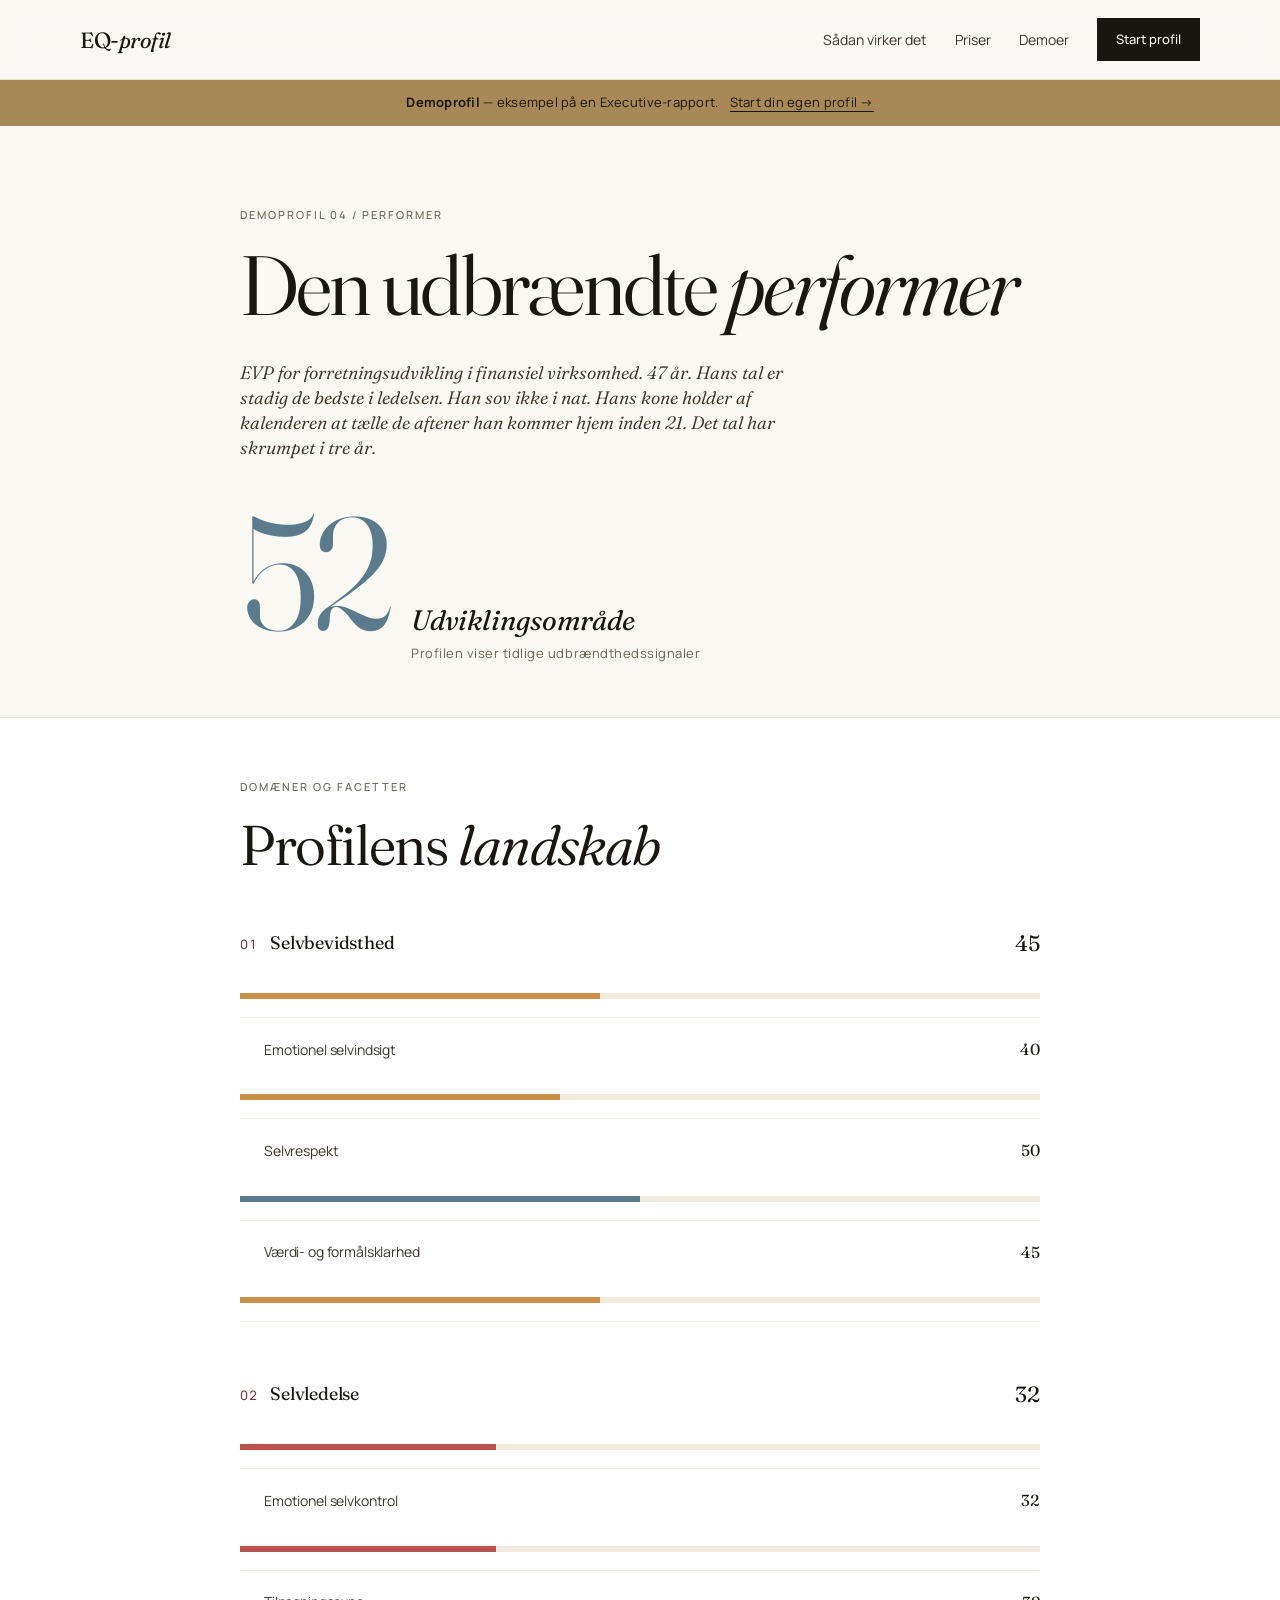
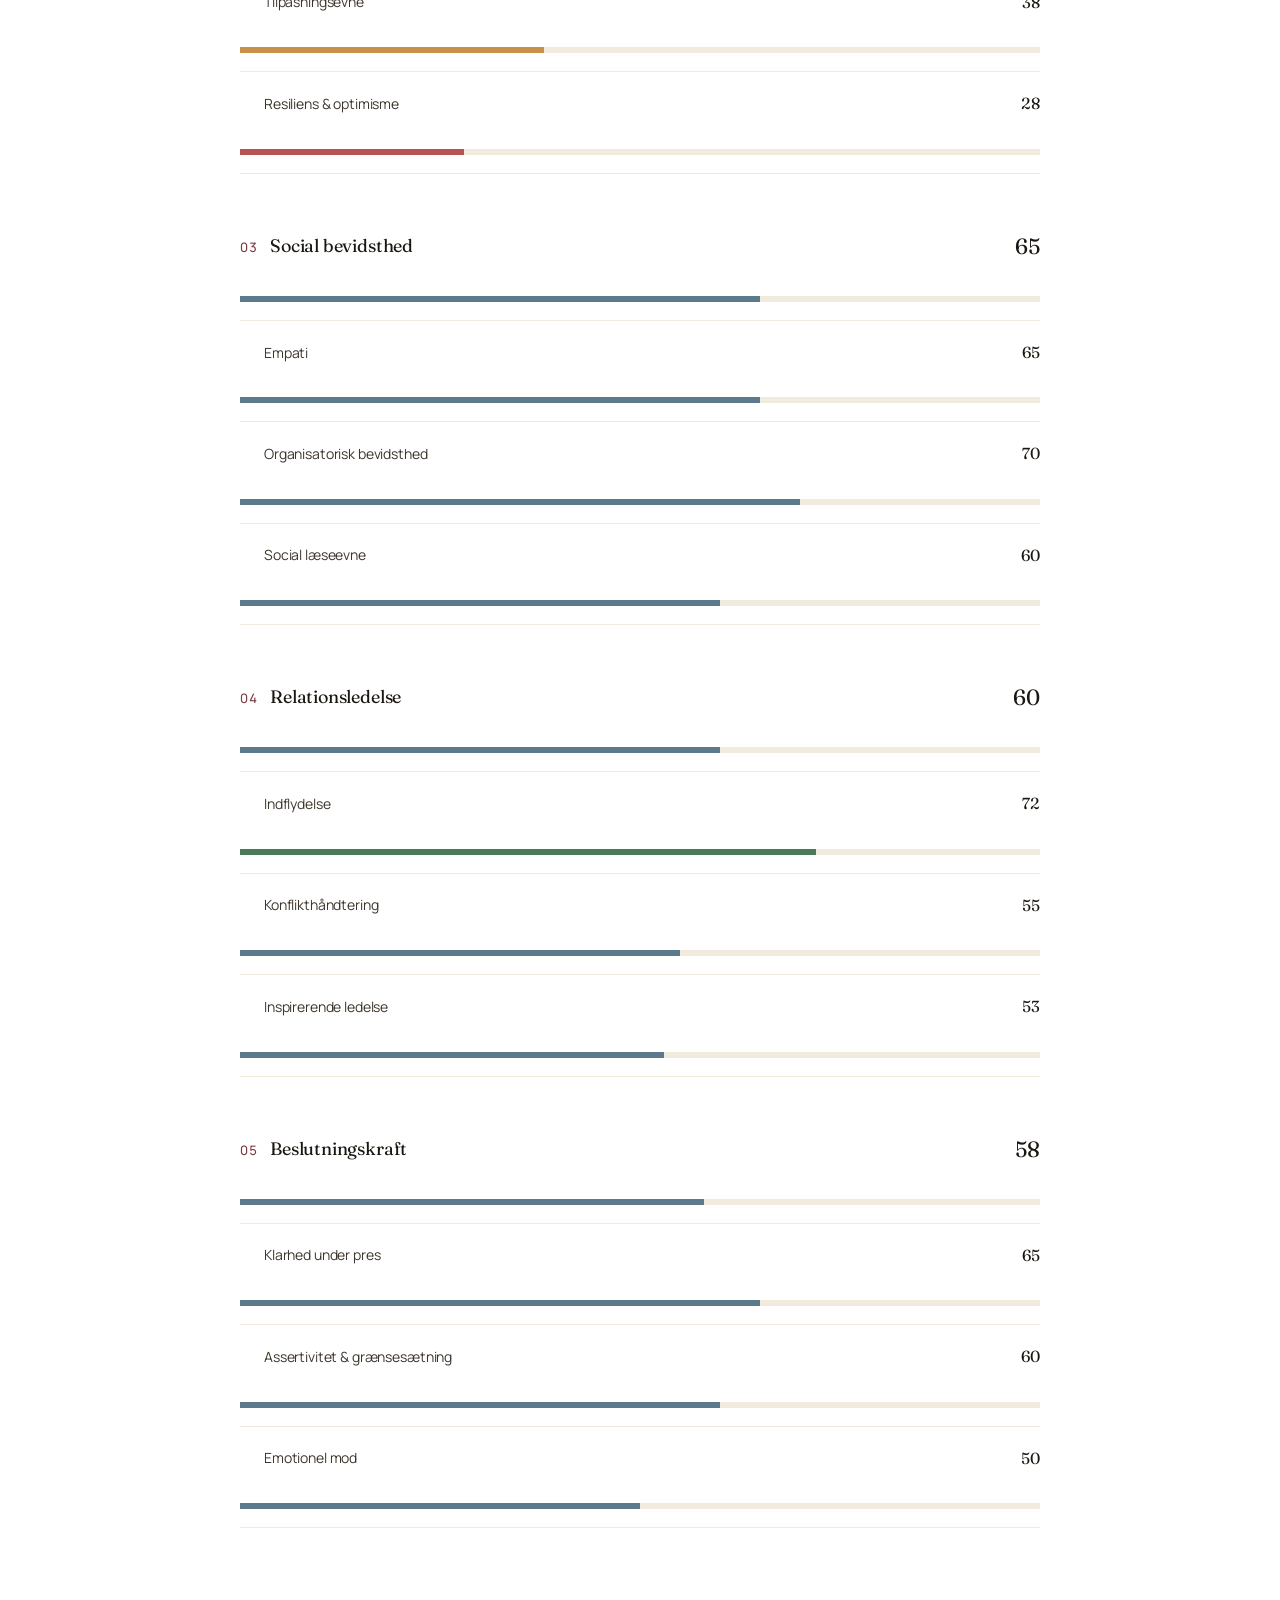
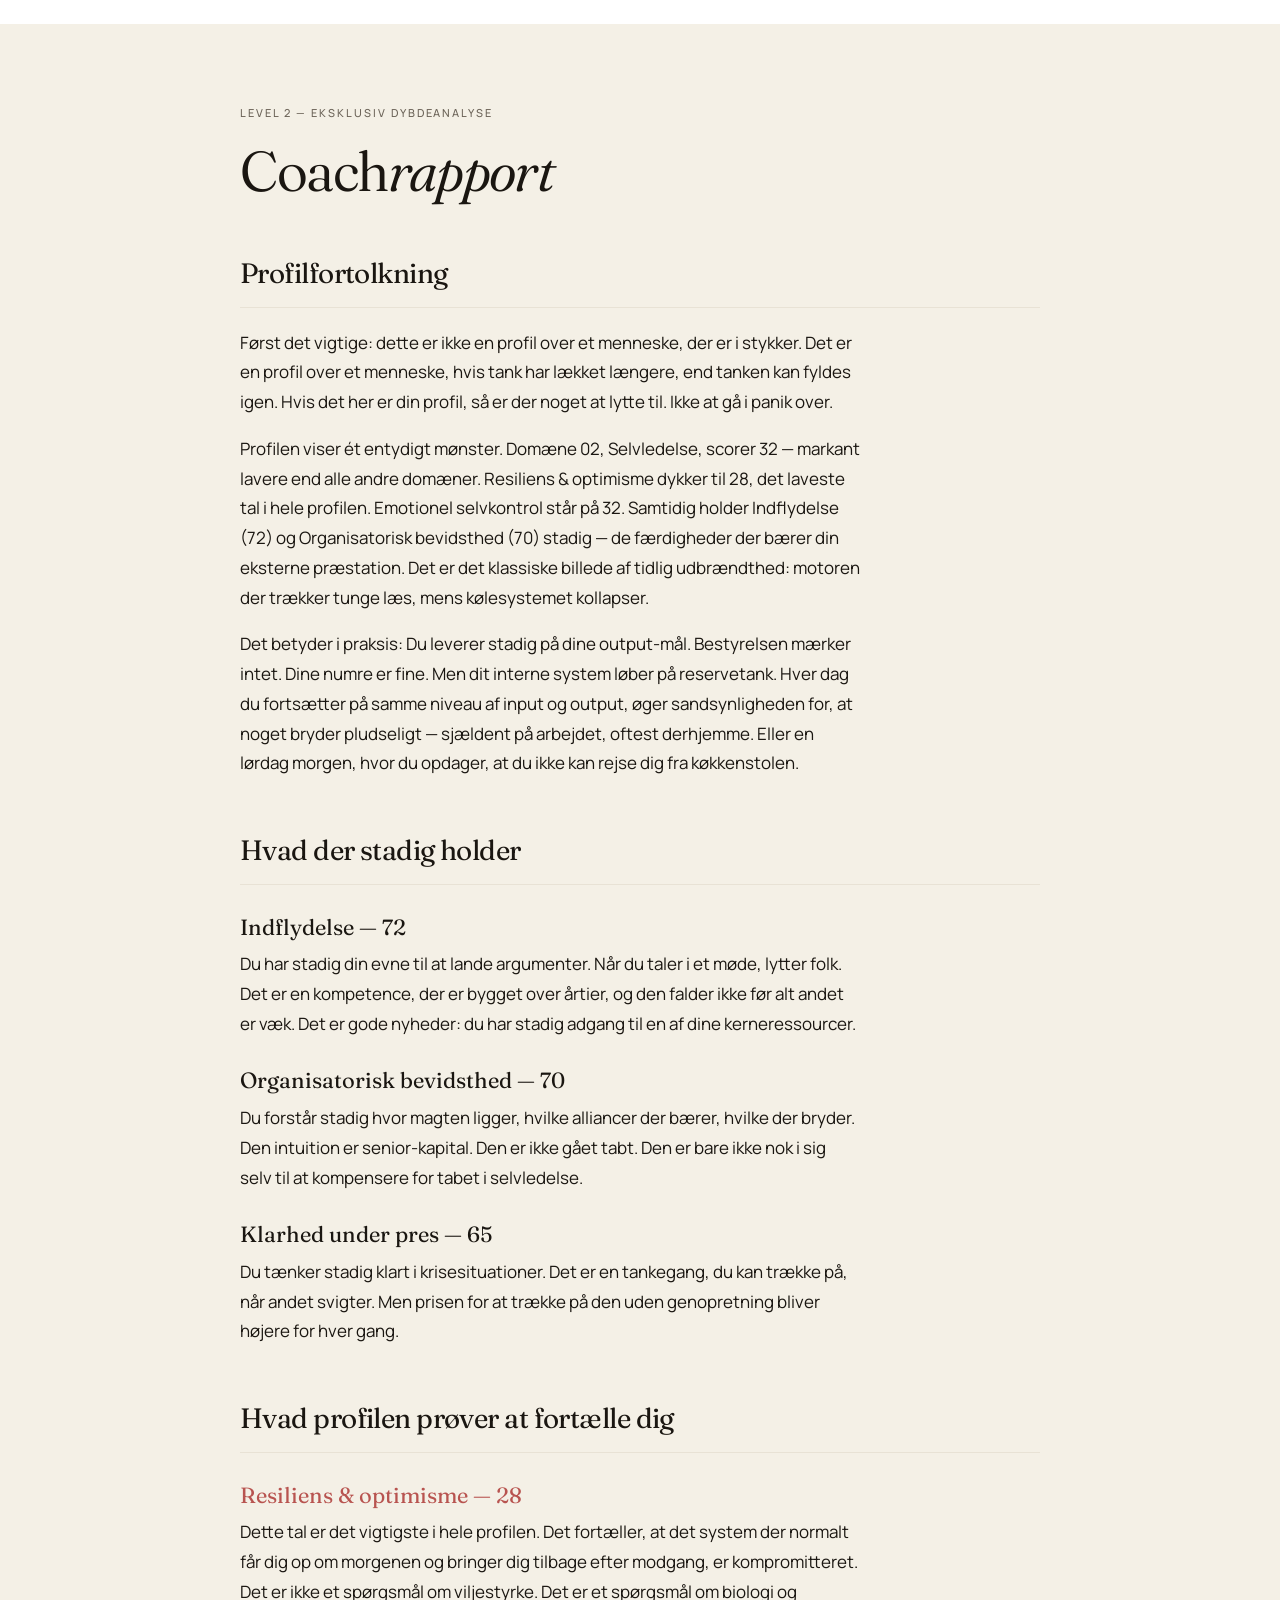
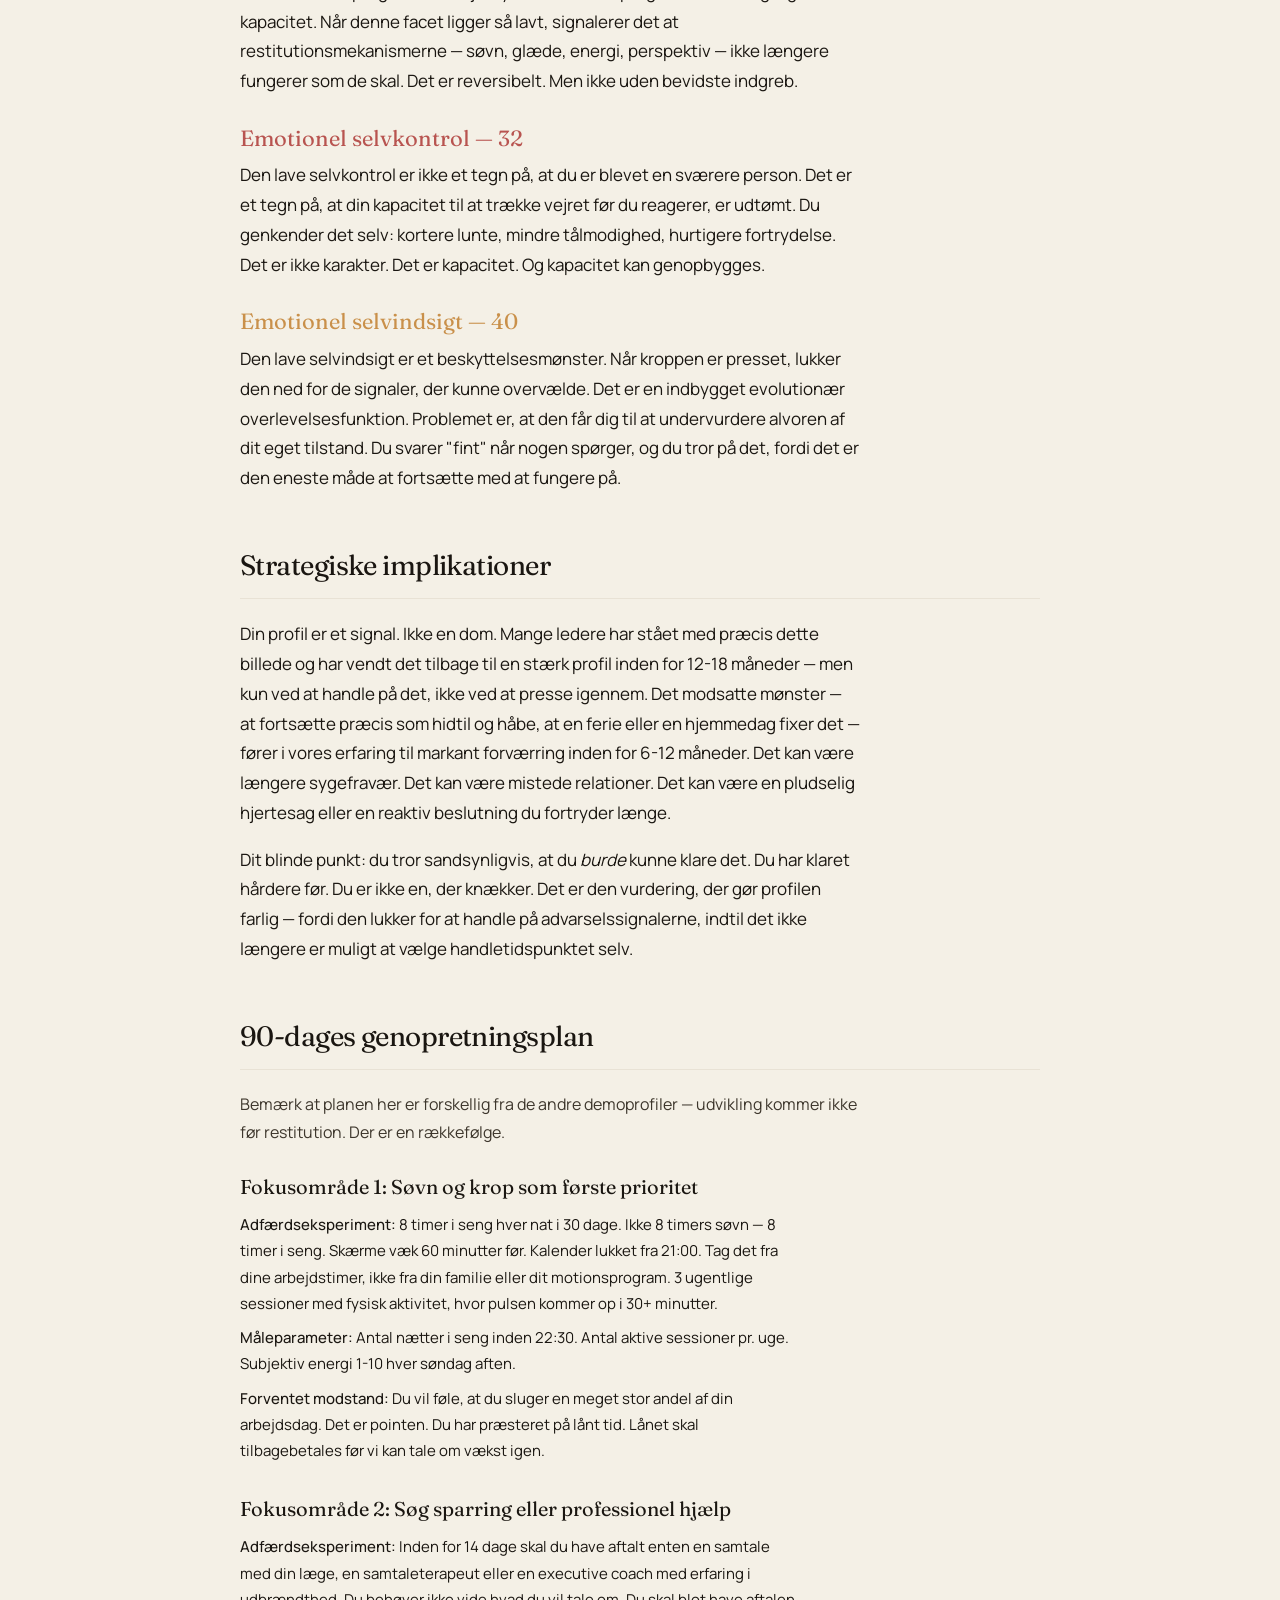
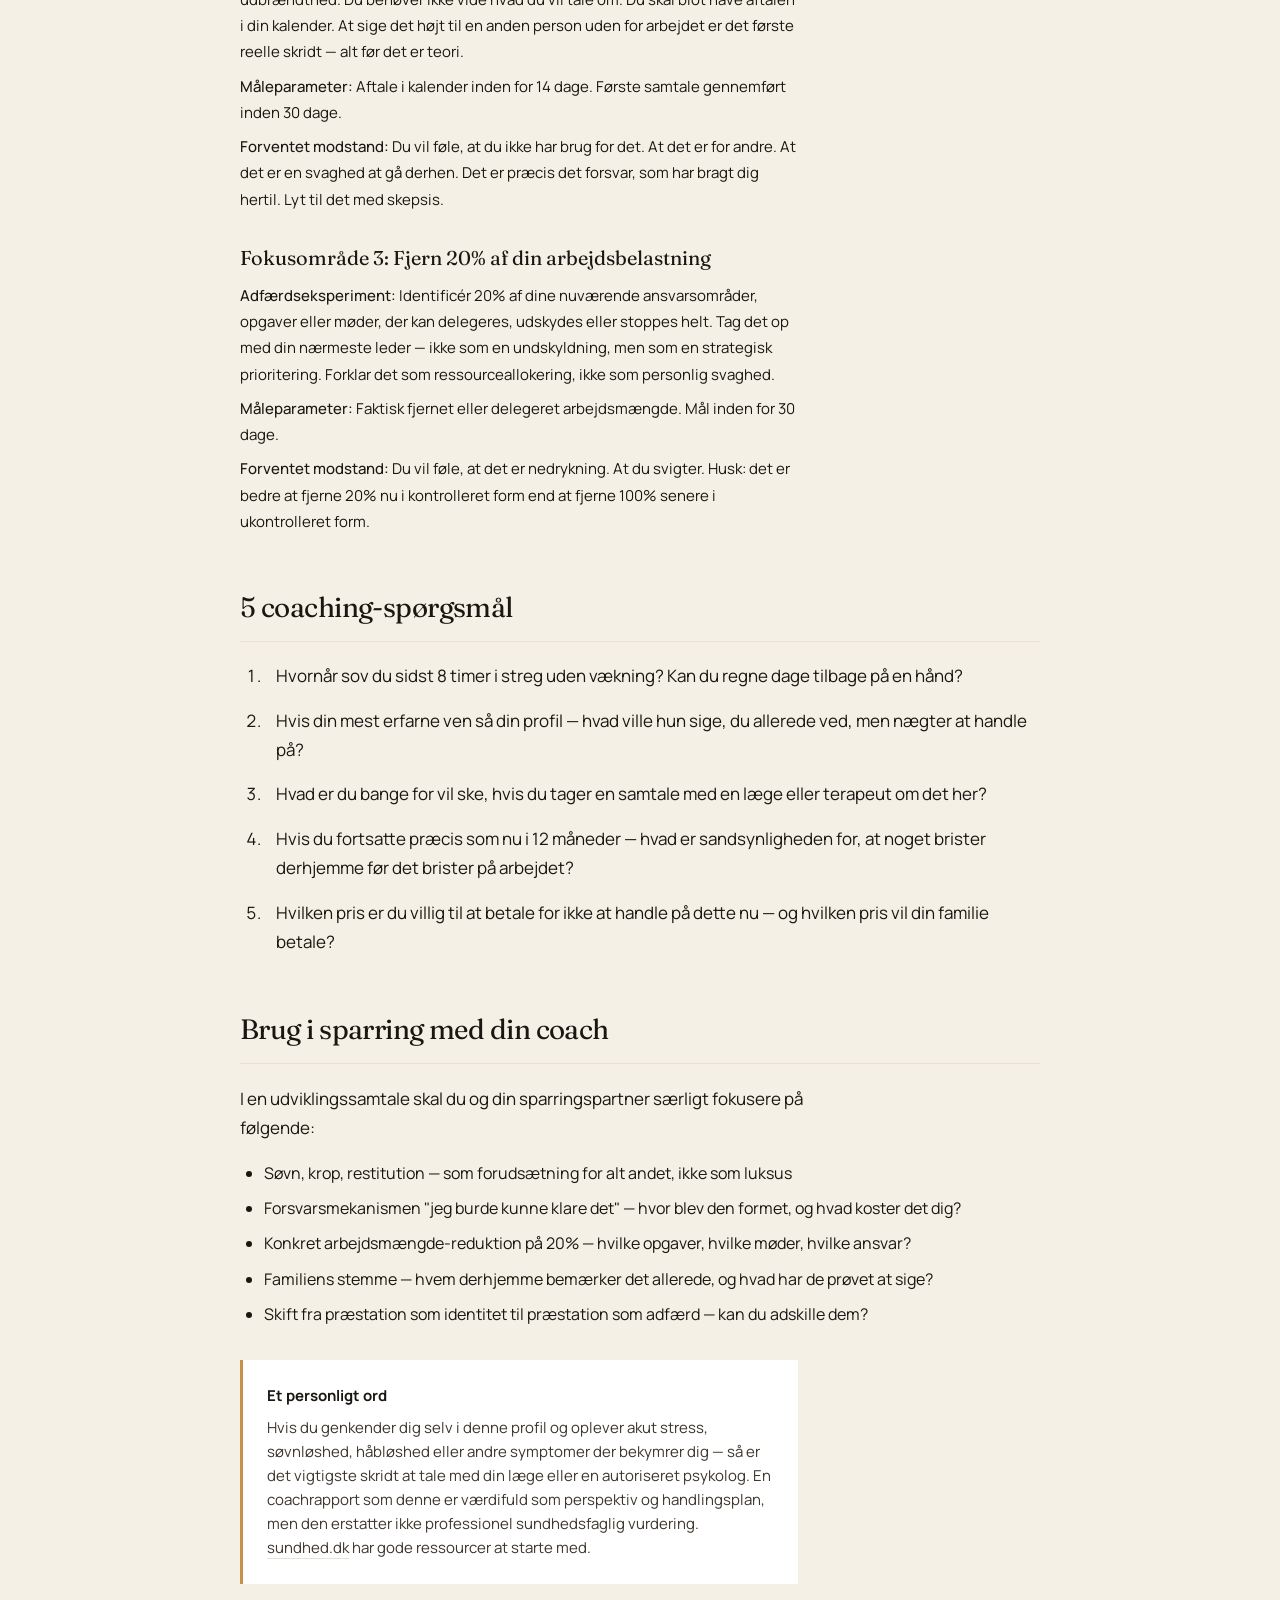
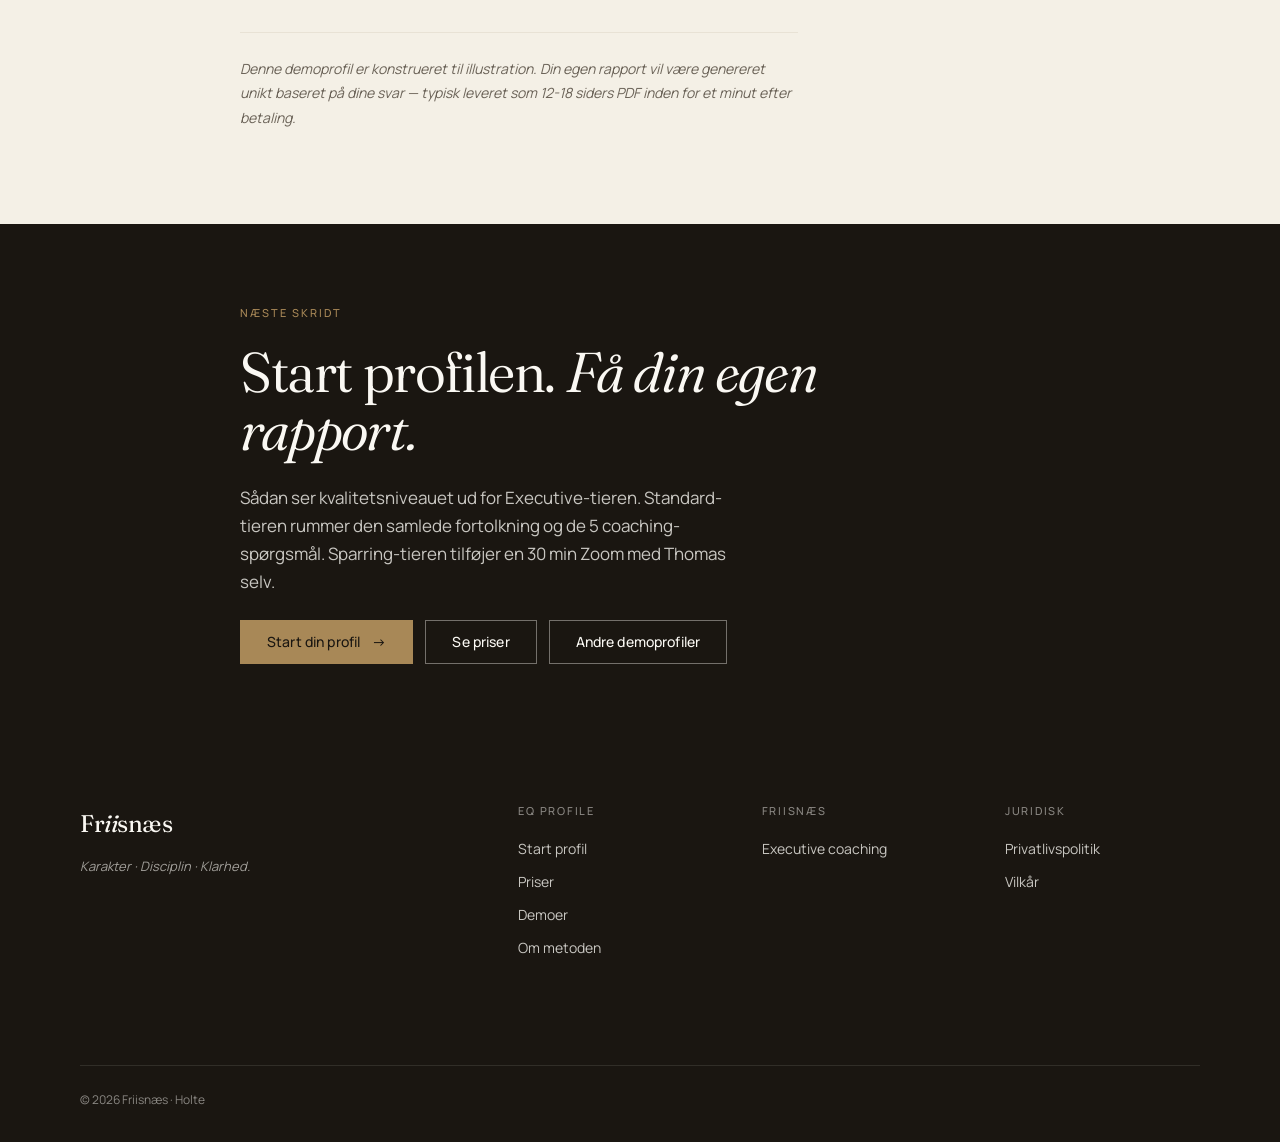
<file: performer.html>
<!DOCTYPE html>
<html lang="da">
<head>
<meta charset="UTF-8" />
<meta name="viewport" content="width=device-width, initial-scale=1.0" />
<title>Demoprofil: Den udbrændte performer | EQ Profile Executive</title>
<meta name="description" content="Eksempel på fuld EQ Profile Executive-rapport: tidligere stærk leder med tegn på begyndende udbrændthed. Hvad profilen viser — og hvad der er på spil." />
<meta name="robots" content="index, follow" />
<link rel="canonical" href="https://friisnaes.com/eq-profile/demos/performer.html" />

<meta property="og:type" content="article" />
<meta property="og:title" content="Demoprofil: Den udbrændte performer" />
<meta property="og:description" content="Sådan ser tidlig udbrændthed ud i en EQ-profil — og hvad der kan gøres ved den." />
<meta property="og:locale" content="da_DK" />

<style>
/* =====================================================
   EQ Profile — Friisnæs design system
   Editorial, restrained, executive
   ===================================================== */

@import url('https://fonts.googleapis.com/css2?family=Fraunces:ital,opsz,wght@0,9..144,300..600;1,9..144,300..600&family=Manrope:wght@300..600&display=swap');

:root {
  /* Palette — warm editorial */
  --bg: #FAF8F3;
  --bg-alt: #F4F0E6;
  --bg-pure: #FFFFFF;
  --bg-deep: #1A1611;
  --ink: #1A1611;
  --ink-soft: #3D362C;
  --muted: #6B6358;
  --line: #E8E2D5;
  --line-soft: #F0EBDD;

  /* Accents */
  --oxblood: #7C3A40;
  --forest: #2D4A30;
  --gold: #A88857;
  --rose: #C9A0A0;

  /* Score interpretation */
  --score-1: #B85450;
  --score-2: #C9904A;
  --score-3: #5B7A8C;
  --score-4: #4A7958;
  --score-5: #6B5B95;

  /* Type */
  --serif: 'Fraunces', 'Iowan Old Style', Georgia, serif;
  --sans: 'Manrope', -apple-system, BlinkMacSystemFont, sans-serif;

  /* Layout */
  --container: 1200px;
  --container-narrow: 880px;
  --gutter: clamp(20px, 4vw, 40px);
  --section-y: clamp(64px, 9vw, 128px);
}

@media (prefers-color-scheme: dark) {
  :root {
    --bg: #14110D;
    --bg-alt: #1C1814;
    --bg-pure: #0F0D0A;
    --bg-deep: #0F0D0A;
    --ink: #F0EBDD;
    --ink-soft: #C9C0AE;
    --muted: #8B8273;
    --line: #2A251E;
    --line-soft: #1F1B16;
  }
}

* { box-sizing: border-box; }

html { scroll-behavior: smooth; }

body {
  margin: 0;
  font-family: var(--sans);
  font-size: 17px;
  line-height: 1.65;
  color: var(--ink);
  background: var(--bg);
  -webkit-font-smoothing: antialiased;
  -moz-osx-font-smoothing: grayscale;
  font-feature-settings: 'ss01', 'cv11';
}

/* Selection */
::selection { background: var(--ink); color: var(--bg); }

/* Container */
.wrap { max-width: var(--container); margin: 0 auto; padding: 0 var(--gutter); }
.wrap-narrow { max-width: var(--container-narrow); margin: 0 auto; padding: 0 var(--gutter); }

/* Typography */
h1, h2, h3, h4 {
  font-family: var(--serif);
  font-weight: 400;
  letter-spacing: -0.02em;
  margin: 0;
  color: var(--ink);
  font-feature-settings: 'ss01';
}

h1 {
  font-size: clamp(40px, 7vw, 84px);
  line-height: 0.98;
  letter-spacing: -0.035em;
  font-weight: 350;
}

h2 {
  font-size: clamp(32px, 4.5vw, 56px);
  line-height: 1.05;
  letter-spacing: -0.025em;
  font-weight: 350;
}

h3 {
  font-size: clamp(22px, 2.4vw, 28px);
  line-height: 1.2;
  font-weight: 400;
}

h4 {
  font-size: 18px;
  line-height: 1.3;
  font-weight: 500;
  font-family: var(--sans);
  letter-spacing: 0;
}

em, .ital {
  font-style: italic;
  font-feature-settings: 'ss01';
}

p {
  margin: 0 0 1em;
  max-width: 62ch;
}

a {
  color: var(--ink);
  text-decoration: none;
  border-bottom: 0.5px solid var(--line);
  transition: border-color 0.2s, color 0.2s;
}

a:hover { border-color: var(--oxblood); color: var(--oxblood); }

/* Eyebrow / kicker */
.eyebrow {
  font-size: 11px;
  letter-spacing: 0.18em;
  text-transform: uppercase;
  color: var(--muted);
  font-weight: 500;
  margin-bottom: 1.25rem;
}

.eyebrow-num {
  display: inline-block;
  font-family: var(--sans);
  font-variant-numeric: tabular-nums;
  margin-right: 12px;
  color: var(--oxblood);
}

/* Numeric markers (01, 02, 03 — Friisnæs signature) */
.num {
  font-family: var(--sans);
  font-size: 13px;
  font-weight: 500;
  font-variant-numeric: tabular-nums;
  letter-spacing: 0.08em;
  color: var(--oxblood);
}

/* Buttons */
.btn {
  display: inline-flex;
  align-items: center;
  gap: 8px;
  padding: 14px 26px;
  font-family: var(--sans);
  font-size: 14px;
  font-weight: 500;
  letter-spacing: 0.01em;
  border: 1px solid var(--ink);
  border-radius: 0;
  cursor: pointer;
  transition: all 0.2s ease;
  text-decoration: none;
  background: transparent;
  color: var(--ink);
  line-height: 1;
}

.btn:hover { background: var(--ink); color: var(--bg); border-color: var(--ink); }

.btn-primary {
  background: var(--ink);
  color: var(--bg);
  border-color: var(--ink);
}

.btn-primary:hover { background: var(--oxblood); border-color: var(--oxblood); color: var(--bg); }

.btn-ghost {
  border-color: var(--line);
  color: var(--ink-soft);
}

.btn-ghost:hover { border-color: var(--ink); background: transparent; color: var(--ink); }

.btn-arrow::after {
  content: '→';
  margin-left: 4px;
  transition: transform 0.2s;
}
.btn:hover .btn-arrow::after, .btn-arrow:hover::after { transform: translateX(3px); }

/* Section rhythm */
section { padding: var(--section-y) 0; }
.section-pure { background: var(--bg-pure); }
.section-alt { background: var(--bg-alt); }
.section-deep { background: var(--bg-deep); color: var(--bg); }
.section-deep h1, .section-deep h2, .section-deep h3 { color: var(--bg); }
.section-deep .muted, .section-deep .eyebrow { color: rgba(250,248,243,0.6); }

/* Hairline */
.hr { height: 1px; background: var(--line); margin: 0; border: none; }

/* Header / Nav */
.nav {
  position: sticky;
  top: 0;
  z-index: 50;
  background: rgba(250, 248, 243, 0.92);
  backdrop-filter: blur(12px);
  -webkit-backdrop-filter: blur(12px);
  border-bottom: 1px solid var(--line);
}

.nav-inner {
  max-width: var(--container);
  margin: 0 auto;
  padding: 18px var(--gutter);
  display: flex;
  align-items: center;
  justify-content: space-between;
  gap: 24px;
}

.brand {
  font-family: var(--serif);
  font-size: 22px;
  font-weight: 400;
  letter-spacing: -0.02em;
  border: none;
  color: var(--ink);
}

.brand .ii { font-style: italic; }

.nav-links {
  display: flex;
  align-items: center;
  gap: 28px;
  font-size: 14px;
}

.nav-links a {
  border: none;
  color: var(--ink-soft);
  font-weight: 400;
}

.nav-links a:hover { color: var(--oxblood); }

.nav-links a.nav-cta {
  padding: 10px 18px;
  font-size: 13px;
  border: 1px solid var(--ink);
  background: var(--ink);
  color: var(--bg);
  font-weight: 500;
}

.nav-links a.nav-cta:hover { background: var(--oxblood); border-color: var(--oxblood); color: var(--bg); }

@media (max-width: 720px) {
  .nav-links a:not(.nav-cta) { display: none; }
}

/* Hero */
.hero {
  padding: clamp(60px, 10vw, 140px) 0 clamp(60px, 9vw, 120px);
  border-bottom: 1px solid var(--line);
}

.hero-eyebrow {
  font-size: 12px;
  letter-spacing: 0.18em;
  text-transform: uppercase;
  color: var(--oxblood);
  font-weight: 500;
  margin-bottom: 28px;
}

.hero h1 { max-width: 14ch; margin-bottom: 0.4em; }

.hero-lede {
  font-family: var(--serif);
  font-size: clamp(20px, 2.4vw, 26px);
  line-height: 1.4;
  color: var(--ink-soft);
  max-width: 32ch;
  margin: 0 0 2.5rem;
  font-weight: 350;
  font-style: italic;
}

.hero-actions { display: flex; flex-wrap: wrap; gap: 12px; margin-top: 2rem; }

.hero-tagline {
  font-size: 13px;
  letter-spacing: 0.02em;
  color: var(--muted);
  margin-top: 1.5rem;
  font-style: italic;
}

/* Stats strip */
.stats {
  display: grid;
  grid-template-columns: repeat(auto-fit, minmax(160px, 1fr));
  gap: 0;
  border-top: 1px solid var(--line);
  border-bottom: 1px solid var(--line);
}

.stat {
  padding: 32px 24px;
  border-right: 1px solid var(--line);
}
.stat:last-child { border-right: none; }

.stat-num {
  font-family: var(--serif);
  font-size: 44px;
  line-height: 1;
  font-weight: 400;
  letter-spacing: -0.02em;
  color: var(--ink);
  margin-bottom: 8px;
}

.stat-label {
  font-size: 12px;
  letter-spacing: 0.1em;
  text-transform: uppercase;
  color: var(--muted);
}

/* Pricing */
.pricing-grid {
  display: grid;
  grid-template-columns: repeat(auto-fit, minmax(240px, 1fr));
  gap: 0;
  border: 1px solid var(--line);
  background: var(--bg-pure);
}

.pricing-card {
  padding: 36px 28px 32px;
  border-right: 1px solid var(--line);
  position: relative;
  display: flex;
  flex-direction: column;
}
.pricing-card:last-child { border-right: none; }

@media (max-width: 880px) {
  .pricing-card { border-right: none; border-bottom: 1px solid var(--line); }
  .pricing-card:last-child { border-bottom: none; }
}

.pricing-card.featured {
  background: var(--bg-deep);
  color: var(--bg);
}
.pricing-card.featured h3, .pricing-card.featured .price { color: var(--bg); }
.pricing-card.featured .pricing-features { color: rgba(250,248,243,0.78); }
.pricing-card.featured .pricing-tag { background: var(--gold); color: var(--bg-deep); }

.pricing-tag {
  position: absolute;
  top: -1px; left: 50%;
  transform: translate(-50%, -50%);
  background: var(--ink);
  color: var(--bg);
  padding: 4px 14px;
  font-size: 10px;
  letter-spacing: 0.14em;
  text-transform: uppercase;
  font-weight: 500;
}

.pricing-name {
  font-family: var(--serif);
  font-size: 22px;
  letter-spacing: -0.01em;
  margin-bottom: 6px;
  font-weight: 400;
}

.pricing-sub {
  font-size: 13px;
  color: var(--muted);
  margin-bottom: 24px;
  letter-spacing: 0.01em;
}

.price {
  display: flex;
  align-items: baseline;
  gap: 6px;
  margin-bottom: 24px;
}

.price-num {
  font-family: var(--serif);
  font-size: 44px;
  line-height: 1;
  font-weight: 400;
  letter-spacing: -0.025em;
}

.price-cur {
  font-size: 14px;
  color: var(--muted);
  letter-spacing: 0.02em;
}

.pricing-features {
  list-style: none;
  padding: 0;
  margin: 0 0 28px;
  font-size: 14px;
  line-height: 1.6;
  color: var(--ink-soft);
  flex: 1;
}

.pricing-features li {
  padding: 7px 0 7px 22px;
  position: relative;
  border-bottom: 1px solid var(--line-soft);
}
.pricing-features li:last-child { border-bottom: none; }

.pricing-features li::before {
  content: '—';
  position: absolute;
  left: 0;
  color: var(--oxblood);
  font-weight: 500;
}

.pricing-card.featured .pricing-features li {
  border-bottom-color: rgba(250,248,243,0.1);
}
.pricing-card.featured .pricing-features li::before { color: var(--gold); }

/* Demo profile cards */
.demo-grid {
  display: grid;
  grid-template-columns: repeat(auto-fit, minmax(280px, 1fr));
  gap: 1px;
  background: var(--line);
  border: 1px solid var(--line);
}

.demo-card {
  background: var(--bg-pure);
  padding: 32px 28px;
  display: flex;
  flex-direction: column;
  text-decoration: none;
  border: none;
  transition: background 0.2s;
}

.demo-card:hover { background: var(--bg-alt); border: none; }

.demo-num {
  font-size: 12px;
  letter-spacing: 0.14em;
  color: var(--oxblood);
  font-weight: 500;
  margin-bottom: 16px;
  font-variant-numeric: tabular-nums;
}

.demo-name {
  font-family: var(--serif);
  font-size: 26px;
  line-height: 1.1;
  letter-spacing: -0.02em;
  font-weight: 400;
  margin-bottom: 8px;
  color: var(--ink);
}

.demo-name em { color: var(--oxblood); }

.demo-tag {
  font-size: 12px;
  color: var(--muted);
  letter-spacing: 0.04em;
  margin-bottom: 18px;
}

.demo-desc {
  font-size: 14px;
  line-height: 1.55;
  color: var(--ink-soft);
  margin: 0 0 20px;
  flex: 1;
}

.demo-mini-bars {
  display: flex;
  gap: 4px;
  margin-bottom: 16px;
  height: 28px;
  align-items: flex-end;
}

.demo-mini-bars > div {
  flex: 1;
  border-radius: 1px;
  min-height: 4px;
  opacity: 0.85;
}

.demo-cta {
  font-size: 13px;
  font-weight: 500;
  color: var(--ink);
  letter-spacing: 0.02em;
  display: inline-flex;
  align-items: center;
  gap: 6px;
}

.demo-cta::after {
  content: '→';
  transition: transform 0.2s;
}

.demo-card:hover .demo-cta::after { transform: translateX(3px); }

/* Process / 3-up sections */
.three-up {
  display: grid;
  grid-template-columns: repeat(auto-fit, minmax(260px, 1fr));
  gap: 0;
  border-top: 1px solid var(--line);
}

.three-up > div {
  padding: 40px 32px 40px 0;
  border-right: 1px solid var(--line);
}
.three-up > div:last-child { border-right: none; padding-right: 0; }

@media (max-width: 880px) {
  .three-up > div { border-right: none; border-bottom: 1px solid var(--line); padding: 32px 0; }
  .three-up > div:last-child { border-bottom: none; }
}

.three-up h3 { margin-top: 18px; margin-bottom: 12px; }
.three-up .num { display: block; margin-bottom: 8px; }
.three-up p { font-size: 15px; color: var(--ink-soft); margin: 0; }

/* Domain visualization */
.domain-table {
  border-top: 1px solid var(--line);
  border-bottom: 1px solid var(--line);
  background: var(--bg-pure);
}

.domain-row {
  padding: 24px 0;
  border-bottom: 1px solid var(--line-soft);
  display: grid;
  grid-template-columns: 60px 1fr 2fr;
  gap: 32px;
  align-items: baseline;
}

.domain-row:last-child { border-bottom: none; }

.domain-row .num { padding-top: 6px; }

.domain-name {
  font-family: var(--serif);
  font-size: 22px;
  font-weight: 400;
  letter-spacing: -0.01em;
  color: var(--ink);
}

.domain-facets {
  font-size: 14px;
  color: var(--ink-soft);
  line-height: 1.7;
}

.domain-facets em {
  color: var(--ink);
  font-style: italic;
  font-weight: 500;
}

@media (max-width: 720px) {
  .domain-row { grid-template-columns: 1fr; gap: 6px; padding: 20px 0; }
}

/* FAQ */
.faq-grid { display: grid; grid-template-columns: 1fr; gap: 0; border-top: 1px solid var(--line); }

.faq-item {
  padding: 28px 0;
  border-bottom: 1px solid var(--line);
  display: grid;
  grid-template-columns: 60px 1fr;
  gap: 32px;
}

.faq-item .num { padding-top: 6px; }

.faq-q {
  font-family: var(--serif);
  font-size: 22px;
  font-weight: 400;
  letter-spacing: -0.01em;
  color: var(--ink);
  margin: 0 0 8px;
}

.faq-a {
  font-size: 15px;
  color: var(--ink-soft);
  line-height: 1.65;
  margin: 0;
  max-width: 70ch;
}

@media (max-width: 720px) {
  .faq-item { grid-template-columns: 1fr; gap: 4px; }
}

/* Closing CTA */
.closing {
  text-align: left;
  padding: clamp(80px, 12vw, 160px) 0;
}

.closing h2 { max-width: 18ch; margin-bottom: 32px; }
.closing-tag {
  font-style: italic;
  color: var(--muted);
  font-size: 14px;
  margin-top: 24px;
  letter-spacing: 0.01em;
}

/* Footer */
footer {
  background: var(--bg-deep);
  color: rgba(250,248,243,0.78);
  padding: 60px 0 32px;
  font-size: 14px;
}

footer .wrap { display: grid; grid-template-columns: 2fr 1fr 1fr 1fr; gap: 48px; }

@media (max-width: 720px) { footer .wrap { grid-template-columns: 1fr 1fr; } }

footer h4 {
  font-size: 11px;
  letter-spacing: 0.16em;
  text-transform: uppercase;
  color: rgba(250,248,243,0.5);
  margin-bottom: 18px;
  font-weight: 500;
}

footer ul { list-style: none; padding: 0; margin: 0; }
footer li { margin-bottom: 10px; }
footer a {
  color: rgba(250,248,243,0.78);
  border: none;
  font-size: 14px;
}
footer a:hover { color: var(--gold); }

.footer-brand {
  font-family: var(--serif);
  font-size: 24px;
  font-weight: 400;
  color: var(--bg);
  margin-bottom: 12px;
  letter-spacing: -0.02em;
}
.footer-brand .ii { font-style: italic; }

.footer-tag {
  font-size: 13px;
  line-height: 1.6;
  color: rgba(250,248,243,0.6);
  max-width: 32ch;
  margin: 0;
  font-style: italic;
}

.footer-bottom {
  margin-top: 48px;
  padding-top: 24px;
  border-top: 1px solid rgba(250,248,243,0.1);
  display: flex;
  justify-content: space-between;
  flex-wrap: wrap;
  gap: 12px;
  font-size: 12px;
  color: rgba(250,248,243,0.5);
}

/* =====================================================
   Test page specifics
   ===================================================== */

.test-shell {
  min-height: calc(100vh - 200px);
  padding: 60px 0;
}

.test-progress {
  position: sticky;
  top: 60px;
  background: var(--bg);
  padding: 16px 0;
  border-bottom: 1px solid var(--line);
  z-index: 10;
  margin-bottom: 40px;
}

.test-progress-bar {
  height: 2px;
  background: var(--line);
  position: relative;
  margin-top: 8px;
}

.test-progress-bar > div {
  height: 100%;
  background: var(--oxblood);
  transition: width 0.3s ease;
}

.test-progress-meta {
  display: flex;
  justify-content: space-between;
  font-size: 12px;
  letter-spacing: 0.04em;
  color: var(--muted);
}

.test-item {
  padding: 36px 0;
  border-bottom: 1px solid var(--line);
}

.test-item:last-child { border-bottom: none; }

.test-item-num {
  font-size: 11px;
  letter-spacing: 0.16em;
  color: var(--oxblood);
  font-weight: 500;
  font-variant-numeric: tabular-nums;
  margin-bottom: 16px;
}

.test-item-text {
  font-family: var(--serif);
  font-size: clamp(20px, 2.6vw, 26px);
  line-height: 1.35;
  letter-spacing: -0.015em;
  font-weight: 350;
  color: var(--ink);
  margin: 0 0 24px;
  max-width: 30ch;
}

.test-likert {
  display: grid;
  grid-template-columns: repeat(5, 1fr);
  gap: 8px;
}

.test-likert button {
  padding: 16px 8px;
  border: 1px solid var(--line);
  background: transparent;
  font-family: var(--sans);
  font-size: 12px;
  letter-spacing: 0.02em;
  cursor: pointer;
  color: var(--ink-soft);
  transition: all 0.15s;
  line-height: 1.3;
}

.test-likert button:hover {
  border-color: var(--ink-soft);
  color: var(--ink);
}

.test-likert button.sel {
  background: var(--ink);
  color: var(--bg);
  border-color: var(--ink);
  font-weight: 500;
}

.test-nav {
  display: flex;
  justify-content: space-between;
  align-items: center;
  padding: 32px 0;
  margin-top: 32px;
  border-top: 1px solid var(--line);
}

/* Results */
.result-hero {
  padding: 60px 0 40px;
  border-bottom: 1px solid var(--line);
}

.result-score {
  display: flex;
  align-items: baseline;
  gap: 24px;
  margin-top: 32px;
}

.result-score-num {
  font-family: var(--serif);
  font-size: clamp(80px, 14vw, 160px);
  line-height: 0.9;
  font-weight: 350;
  letter-spacing: -0.05em;
}

.result-score-meta { padding-bottom: 12px; }

.result-score-level {
  font-family: var(--serif);
  font-size: clamp(22px, 2.6vw, 28px);
  line-height: 1.2;
  font-weight: 400;
  font-style: italic;
  margin-bottom: 6px;
}

.result-bars {
  padding: 60px 0;
}

.result-bar-row {
  padding: 18px 0;
  border-bottom: 1px solid var(--line-soft);
  display: grid;
  grid-template-columns: 1fr 100px;
  gap: 24px;
  align-items: center;
}

.result-bar-name {
  font-family: var(--serif);
  font-size: 18px;
  letter-spacing: -0.01em;
  font-weight: 400;
}

.result-bar-name.facet {
  font-family: var(--sans);
  font-size: 14px;
  font-weight: 400;
  color: var(--ink-soft);
  padding-left: 24px;
}

.result-bar-track {
  position: relative;
  height: 6px;
  background: var(--line-soft);
  margin-top: 8px;
  grid-column: 1 / -1;
}

.result-bar-fill {
  position: absolute;
  height: 100%;
  top: 0; left: 0;
}

.result-bar-value {
  font-family: var(--serif);
  font-size: 22px;
  font-variant-numeric: tabular-nums;
  text-align: right;
  letter-spacing: -0.01em;
}

.result-domain-block { margin-bottom: 36px; }

/* Locked / upgrade gate */
.lock-gate {
  background: var(--bg-deep);
  color: var(--bg);
  padding: 64px 0;
  position: relative;
  overflow: hidden;
}

.lock-gate h2 { color: var(--bg); max-width: 18ch; margin-bottom: 0.4em; }
.lock-gate p { color: rgba(250,248,243,0.78); max-width: 50ch; }
.lock-gate .btn-primary {
  background: var(--gold);
  border-color: var(--gold);
  color: var(--bg-deep);
}
.lock-gate .btn-primary:hover { background: var(--bg); border-color: var(--bg); color: var(--bg-deep); }

.lock-preview {
  margin-top: 48px;
  padding: 32px;
  border: 1px solid rgba(250,248,243,0.18);
  background: rgba(250,248,243,0.04);
  position: relative;
}

.lock-preview-content {
  filter: blur(3px);
  opacity: 0.55;
  user-select: none;
  pointer-events: none;
}

.lock-preview-icon {
  position: absolute;
  top: 50%; left: 50%;
  transform: translate(-50%, -50%);
  font-family: var(--serif);
  font-size: 13px;
  letter-spacing: 0.16em;
  text-transform: uppercase;
  background: var(--gold);
  color: var(--bg-deep);
  padding: 12px 24px;
  font-weight: 500;
}

/* Subtle animations */
@keyframes fadeUp {
  from { opacity: 0; transform: translateY(10px); }
  to { opacity: 1; transform: translateY(0); }
}

.fade-up { animation: fadeUp 0.5s ease forwards; }

/* Cookie consent */
.cookie-banner {
  position: fixed;
  bottom: 16px;
  left: 16px;
  right: 16px;
  max-width: 480px;
  background: var(--bg-deep);
  color: var(--bg);
  padding: 22px 24px;
  font-size: 13px;
  line-height: 1.55;
  z-index: 100;
  box-shadow: 0 12px 40px rgba(0,0,0,0.18);
  display: none;
}

.cookie-banner.show { display: block; animation: fadeUp 0.4s ease forwards; }

.cookie-banner h4 { color: var(--bg); margin-bottom: 6px; font-size: 14px; }
.cookie-banner p { margin: 0 0 14px; color: rgba(250,248,243,0.78); }
.cookie-banner-actions { display: flex; gap: 8px; }
.cookie-banner button {
  padding: 8px 14px;
  font-size: 12px;
  background: transparent;
  color: var(--bg);
  border: 1px solid rgba(250,248,243,0.3);
  cursor: pointer;
  font-family: var(--sans);
}
.cookie-banner button:hover { background: rgba(250,248,243,0.1); }
.cookie-banner button.primary { background: var(--gold); color: var(--bg-deep); border-color: var(--gold); }
.cookie-banner button.primary:hover { background: var(--bg); border-color: var(--bg); color: var(--bg-deep); }

/* Responsive guards */
@media (max-width: 540px) {
  .test-likert { grid-template-columns: repeat(5, 1fr); gap: 4px; }
  .test-likert button { padding: 12px 4px; font-size: 11px; }
  .stat-num { font-size: 32px; }
}

</style>
</head>
<body>

<nav class="nav">
  <div class="nav-inner">
    <a href="index.html" class="brand">EQ-<span class="ii">profil</span></a>
    <div class="nav-links">
      <a href="index.html#hvordan">Sådan virker det</a>
      <a href="index.html#priser">Priser</a>
      <a href="index.html#demoer">Demoer</a>
      <a href="test.html" class="nav-cta">Start profil</a>
    </div>
  </div>
</nav>

<div style="background: var(--gold); color: var(--bg-deep); padding: 12px 0; font-size: 13px; text-align: center; letter-spacing: 0.02em;">
  <strong>Demoprofil</strong> — eksempel på en Executive-rapport. <a href="test.html" style="color: var(--bg-deep); border-bottom-color: var(--bg-deep); margin-left: 8px;">Start din egen profil →</a>
</div>

<section class="result-hero" style="padding: 80px 0 40px;">
  <div class="wrap-narrow">
    <div class="eyebrow">Demoprofil 04 / Performer</div>
    <h1 style="margin-bottom: 0.4em;">Den udbrændte <em>performer</em></h1>
    <p class="hero-lede" style="font-size: 18px; max-width: 50ch;">EVP for forretningsudvikling i finansiel virksomhed. 47 år. Hans tal er stadig de bedste i ledelsen. Han sov ikke i nat. Hans kone holder af kalenderen at tælle de aftener han kommer hjem inden 21. Det tal har skrumpet i tre år.</p>

    <div class="result-score">
      <div class="result-score-num" style="color: var(--score-3);">52</div>
      <div class="result-score-meta">
        <div class="result-score-level">Udviklingsområde</div>
        <div style="font-size: 13px; color: var(--muted); letter-spacing: 0.04em;">Profilen viser tidlige udbrændthedssignaler</div>
      </div>
    </div>
  </div>
</section>

<section class="result-bars section-pure">
  <div class="wrap-narrow">
    <div class="eyebrow">Domæner og facetter</div>
    <h2 style="margin-bottom: 32px;">Profilens <em>landskab</em></h2>

    <div class="result-domain-block">
      <div class="result-bar-row">
        <div class="result-bar-name"><span class="num" style="margin-right: 12px;">01</span>Selvbevidsthed</div>
        <div class="result-bar-value">45</div>
        <div class="result-bar-track"><div class="result-bar-fill" style="width: 45%; background: var(--score-2);"></div></div>
      </div>
      <div class="result-bar-row" style="grid-template-columns: 1fr 60px;">
        <div class="result-bar-name facet">Emotionel selvindsigt</div>
        <div class="result-bar-value" style="font-size: 16px;">40</div>
        <div class="result-bar-track"><div class="result-bar-fill" style="width: 40%; background: var(--score-2);"></div></div>
      </div>
      <div class="result-bar-row" style="grid-template-columns: 1fr 60px;">
        <div class="result-bar-name facet">Selvrespekt</div>
        <div class="result-bar-value" style="font-size: 16px;">50</div>
        <div class="result-bar-track"><div class="result-bar-fill" style="width: 50%; background: var(--score-3);"></div></div>
      </div>
      <div class="result-bar-row" style="grid-template-columns: 1fr 60px;">
        <div class="result-bar-name facet">Værdi- og formålsklarhed</div>
        <div class="result-bar-value" style="font-size: 16px;">45</div>
        <div class="result-bar-track"><div class="result-bar-fill" style="width: 45%; background: var(--score-2);"></div></div>
      </div>
    </div>

    <div class="result-domain-block">
      <div class="result-bar-row">
        <div class="result-bar-name"><span class="num" style="margin-right: 12px;">02</span>Selvledelse</div>
        <div class="result-bar-value">32</div>
        <div class="result-bar-track"><div class="result-bar-fill" style="width: 32%; background: var(--score-1);"></div></div>
      </div>
      <div class="result-bar-row" style="grid-template-columns: 1fr 60px;">
        <div class="result-bar-name facet">Emotionel selvkontrol</div>
        <div class="result-bar-value" style="font-size: 16px;">32</div>
        <div class="result-bar-track"><div class="result-bar-fill" style="width: 32%; background: var(--score-1);"></div></div>
      </div>
      <div class="result-bar-row" style="grid-template-columns: 1fr 60px;">
        <div class="result-bar-name facet">Tilpasningsevne</div>
        <div class="result-bar-value" style="font-size: 16px;">38</div>
        <div class="result-bar-track"><div class="result-bar-fill" style="width: 38%; background: var(--score-2);"></div></div>
      </div>
      <div class="result-bar-row" style="grid-template-columns: 1fr 60px;">
        <div class="result-bar-name facet">Resiliens & optimisme</div>
        <div class="result-bar-value" style="font-size: 16px;">28</div>
        <div class="result-bar-track"><div class="result-bar-fill" style="width: 28%; background: var(--score-1);"></div></div>
      </div>
    </div>

    <div class="result-domain-block">
      <div class="result-bar-row">
        <div class="result-bar-name"><span class="num" style="margin-right: 12px;">03</span>Social bevidsthed</div>
        <div class="result-bar-value">65</div>
        <div class="result-bar-track"><div class="result-bar-fill" style="width: 65%; background: var(--score-3);"></div></div>
      </div>
      <div class="result-bar-row" style="grid-template-columns: 1fr 60px;">
        <div class="result-bar-name facet">Empati</div>
        <div class="result-bar-value" style="font-size: 16px;">65</div>
        <div class="result-bar-track"><div class="result-bar-fill" style="width: 65%; background: var(--score-3);"></div></div>
      </div>
      <div class="result-bar-row" style="grid-template-columns: 1fr 60px;">
        <div class="result-bar-name facet">Organisatorisk bevidsthed</div>
        <div class="result-bar-value" style="font-size: 16px;">70</div>
        <div class="result-bar-track"><div class="result-bar-fill" style="width: 70%; background: var(--score-3);"></div></div>
      </div>
      <div class="result-bar-row" style="grid-template-columns: 1fr 60px;">
        <div class="result-bar-name facet">Social læseevne</div>
        <div class="result-bar-value" style="font-size: 16px;">60</div>
        <div class="result-bar-track"><div class="result-bar-fill" style="width: 60%; background: var(--score-3);"></div></div>
      </div>
    </div>

    <div class="result-domain-block">
      <div class="result-bar-row">
        <div class="result-bar-name"><span class="num" style="margin-right: 12px;">04</span>Relationsledelse</div>
        <div class="result-bar-value">60</div>
        <div class="result-bar-track"><div class="result-bar-fill" style="width: 60%; background: var(--score-3);"></div></div>
      </div>
      <div class="result-bar-row" style="grid-template-columns: 1fr 60px;">
        <div class="result-bar-name facet">Indflydelse</div>
        <div class="result-bar-value" style="font-size: 16px;">72</div>
        <div class="result-bar-track"><div class="result-bar-fill" style="width: 72%; background: var(--score-4);"></div></div>
      </div>
      <div class="result-bar-row" style="grid-template-columns: 1fr 60px;">
        <div class="result-bar-name facet">Konflikthåndtering</div>
        <div class="result-bar-value" style="font-size: 16px;">55</div>
        <div class="result-bar-track"><div class="result-bar-fill" style="width: 55%; background: var(--score-3);"></div></div>
      </div>
      <div class="result-bar-row" style="grid-template-columns: 1fr 60px;">
        <div class="result-bar-name facet">Inspirerende ledelse</div>
        <div class="result-bar-value" style="font-size: 16px;">53</div>
        <div class="result-bar-track"><div class="result-bar-fill" style="width: 53%; background: var(--score-3);"></div></div>
      </div>
    </div>

    <div class="result-domain-block">
      <div class="result-bar-row">
        <div class="result-bar-name"><span class="num" style="margin-right: 12px;">05</span>Beslutningskraft</div>
        <div class="result-bar-value">58</div>
        <div class="result-bar-track"><div class="result-bar-fill" style="width: 58%; background: var(--score-3);"></div></div>
      </div>
      <div class="result-bar-row" style="grid-template-columns: 1fr 60px;">
        <div class="result-bar-name facet">Klarhed under pres</div>
        <div class="result-bar-value" style="font-size: 16px;">65</div>
        <div class="result-bar-track"><div class="result-bar-fill" style="width: 65%; background: var(--score-3);"></div></div>
      </div>
      <div class="result-bar-row" style="grid-template-columns: 1fr 60px;">
        <div class="result-bar-name facet">Assertivitet & grænsesætning</div>
        <div class="result-bar-value" style="font-size: 16px;">60</div>
        <div class="result-bar-track"><div class="result-bar-fill" style="width: 60%; background: var(--score-3);"></div></div>
      </div>
      <div class="result-bar-row" style="grid-template-columns: 1fr 60px;">
        <div class="result-bar-name facet">Emotionel mod</div>
        <div class="result-bar-value" style="font-size: 16px;">50</div>
        <div class="result-bar-track"><div class="result-bar-fill" style="width: 50%; background: var(--score-3);"></div></div>
      </div>
    </div>
  </div>
</section>

<section class="section-alt" style="padding: 80px 0;">
  <div class="wrap-narrow">
    <div class="eyebrow">Level 2 — eksklusiv dybdeanalyse</div>
    <h2 style="margin-bottom: 56px;">Coach<em>rapport</em></h2>

    <article style="font-size: 17px; line-height: 1.75; color: var(--ink);">

      <h3 style="font-family: var(--serif); font-size: 28px; font-weight: 400; letter-spacing: -0.02em; margin: 0 0 20px; padding-bottom: 16px; border-bottom: 1px solid var(--line);">Profilfortolkning</h3>

      <p>Først det vigtige: dette er ikke en profil over et menneske, der er i stykker. Det er en profil over et menneske, hvis tank har lækket længere, end tanken kan fyldes igen. Hvis det her er din profil, så er der noget at lytte til. Ikke at gå i panik over.</p>

      <p>Profilen viser ét entydigt mønster. Domæne 02, Selvledelse, scorer 32 — markant lavere end alle andre domæner. Resiliens & optimisme dykker til 28, det laveste tal i hele profilen. Emotionel selvkontrol står på 32. Samtidig holder Indflydelse (72) og Organisatorisk bevidsthed (70) stadig — de færdigheder der bærer din eksterne præstation. Det er det klassiske billede af tidlig udbrændthed: motoren der trækker tunge læs, mens kølesystemet kollapser.</p>

      <p>Det betyder i praksis: Du leverer stadig på dine output-mål. Bestyrelsen mærker intet. Dine numre er fine. Men dit interne system løber på reservetank. Hver dag du fortsætter på samme niveau af input og output, øger sandsynligheden for, at noget bryder pludseligt — sjældent på arbejdet, oftest derhjemme. Eller en lørdag morgen, hvor du opdager, at du ikke kan rejse dig fra køkkenstolen.</p>

      <h3 style="font-family: var(--serif); font-size: 28px; font-weight: 400; letter-spacing: -0.02em; margin: 56px 0 20px; padding-bottom: 16px; border-bottom: 1px solid var(--line);">Hvad der stadig holder</h3>

      <h4 style="font-family: var(--serif); font-size: 22px; font-weight: 400; margin: 28px 0 8px;">Indflydelse — 72</h4>
      <p>Du har stadig din evne til at lande argumenter. Når du taler i et møde, lytter folk. Det er en kompetence, der er bygget over årtier, og den falder ikke før alt andet er væk. Det er gode nyheder: du har stadig adgang til en af dine kerneressourcer.</p>

      <h4 style="font-family: var(--serif); font-size: 22px; font-weight: 400; margin: 28px 0 8px;">Organisatorisk bevidsthed — 70</h4>
      <p>Du forstår stadig hvor magten ligger, hvilke alliancer der bærer, hvilke der bryder. Den intuition er senior-kapital. Den er ikke gået tabt. Den er bare ikke nok i sig selv til at kompensere for tabet i selvledelse.</p>

      <h4 style="font-family: var(--serif); font-size: 22px; font-weight: 400; margin: 28px 0 8px;">Klarhed under pres — 65</h4>
      <p>Du tænker stadig klart i krisesituationer. Det er en tankegang, du kan trække på, når andet svigter. Men prisen for at trække på den uden genopretning bliver højere for hver gang.</p>

      <h3 style="font-family: var(--serif); font-size: 28px; font-weight: 400; letter-spacing: -0.02em; margin: 56px 0 20px; padding-bottom: 16px; border-bottom: 1px solid var(--line);">Hvad profilen prøver at fortælle dig</h3>

      <h4 style="font-family: var(--serif); font-size: 22px; font-weight: 400; margin: 28px 0 8px; color: var(--score-1);">Resiliens & optimisme — 28</h4>
      <p>Dette tal er det vigtigste i hele profilen. Det fortæller, at det system der normalt får dig op om morgenen og bringer dig tilbage efter modgang, er kompromitteret. Det er ikke et spørgsmål om viljestyrke. Det er et spørgsmål om biologi og kapacitet. Når denne facet ligger så lavt, signalerer det at restitutionsmekanismerne — søvn, glæde, energi, perspektiv — ikke længere fungerer som de skal. Det er reversibelt. Men ikke uden bevidste indgreb.</p>

      <h4 style="font-family: var(--serif); font-size: 22px; font-weight: 400; margin: 28px 0 8px; color: var(--score-1);">Emotionel selvkontrol — 32</h4>
      <p>Den lave selvkontrol er ikke et tegn på, at du er blevet en sværere person. Det er et tegn på, at din kapacitet til at trække vejret før du reagerer, er udtømt. Du genkender det selv: kortere lunte, mindre tålmodighed, hurtigere fortrydelse. Det er ikke karakter. Det er kapacitet. Og kapacitet kan genopbygges.</p>

      <h4 style="font-family: var(--serif); font-size: 22px; font-weight: 400; margin: 28px 0 8px; color: var(--score-2);">Emotionel selvindsigt — 40</h4>
      <p>Den lave selvindsigt er et beskyttelsesmønster. Når kroppen er presset, lukker den ned for de signaler, der kunne overvælde. Det er en indbygget evolutionær overlevelsesfunktion. Problemet er, at den får dig til at undervurdere alvoren af dit eget tilstand. Du svarer "fint" når nogen spørger, og du tror på det, fordi det er den eneste måde at fortsætte med at fungere på.</p>

      <h3 style="font-family: var(--serif); font-size: 28px; font-weight: 400; letter-spacing: -0.02em; margin: 56px 0 20px; padding-bottom: 16px; border-bottom: 1px solid var(--line);">Strategiske implikationer</h3>

      <p>Din profil er et signal. Ikke en dom. Mange ledere har stået med præcis dette billede og har vendt det tilbage til en stærk profil inden for 12-18 måneder — men kun ved at handle på det, ikke ved at presse igennem. Det modsatte mønster — at fortsætte præcis som hidtil og håbe, at en ferie eller en hjemmedag fixer det — fører i vores erfaring til markant forværring inden for 6-12 måneder. Det kan være længere sygefravær. Det kan være mistede relationer. Det kan være en pludselig hjertesag eller en reaktiv beslutning du fortryder længe.</p>

      <p>Dit blinde punkt: du tror sandsynligvis, at du <em>burde</em> kunne klare det. Du har klaret hårdere før. Du er ikke en, der knækker. Det er den vurdering, der gør profilen farlig — fordi den lukker for at handle på advarselssignalerne, indtil det ikke længere er muligt at vælge handletidspunktet selv.</p>

      <h3 style="font-family: var(--serif); font-size: 28px; font-weight: 400; letter-spacing: -0.02em; margin: 56px 0 20px; padding-bottom: 16px; border-bottom: 1px solid var(--line);">90-dages genopretningsplan</h3>

      <p style="font-size: 16px; color: var(--ink-soft); margin-bottom: 24px;">Bemærk at planen her er forskellig fra de andre demoprofiler — udvikling kommer ikke før restitution. Der er en rækkefølge.</p>

      <h4 style="font-family: var(--serif); font-size: 20px; font-weight: 400; margin: 28px 0 12px;">Fokusområde 1: Søvn og krop som første prioritet</h4>
      <p style="font-size: 15px; margin-bottom: 8px;"><strong style="font-weight: 500;">Adfærdseksperiment:</strong> 8 timer i seng hver nat i 30 dage. Ikke 8 timers søvn — 8 timer i seng. Skærme væk 60 minutter før. Kalender lukket fra 21:00. Tag det fra dine arbejdstimer, ikke fra din familie eller dit motionsprogram. 3 ugentlige sessioner med fysisk aktivitet, hvor pulsen kommer op i 30+ minutter.</p>
      <p style="font-size: 15px; margin-bottom: 8px;"><strong style="font-weight: 500;">Måleparameter:</strong> Antal nætter i seng inden 22:30. Antal aktive sessioner pr. uge. Subjektiv energi 1-10 hver søndag aften.</p>
      <p style="font-size: 15px; margin-bottom: 24px;"><strong style="font-weight: 500;">Forventet modstand:</strong> Du vil føle, at du sluger en meget stor andel af din arbejdsdag. Det er pointen. Du har præsteret på lånt tid. Lånet skal tilbagebetales før vi kan tale om vækst igen.</p>

      <h4 style="font-family: var(--serif); font-size: 20px; font-weight: 400; margin: 32px 0 12px;">Fokusområde 2: Søg sparring eller professionel hjælp</h4>
      <p style="font-size: 15px; margin-bottom: 8px;"><strong style="font-weight: 500;">Adfærdseksperiment:</strong> Inden for 14 dage skal du have aftalt enten en samtale med din læge, en samtaleterapeut eller en executive coach med erfaring i udbrændthed. Du behøver ikke vide hvad du vil tale om. Du skal blot have aftalen i din kalender. At sige det højt til en anden person uden for arbejdet er det første reelle skridt — alt før det er teori.</p>
      <p style="font-size: 15px; margin-bottom: 8px;"><strong style="font-weight: 500;">Måleparameter:</strong> Aftale i kalender inden for 14 dage. Første samtale gennemført inden 30 dage.</p>
      <p style="font-size: 15px; margin-bottom: 24px;"><strong style="font-weight: 500;">Forventet modstand:</strong> Du vil føle, at du ikke har brug for det. At det er for andre. At det er en svaghed at gå derhen. Det er præcis det forsvar, som har bragt dig hertil. Lyt til det med skepsis.</p>

      <h4 style="font-family: var(--serif); font-size: 20px; font-weight: 400; margin: 32px 0 12px;">Fokusområde 3: Fjern 20% af din arbejdsbelastning</h4>
      <p style="font-size: 15px; margin-bottom: 8px;"><strong style="font-weight: 500;">Adfærdseksperiment:</strong> Identificér 20% af dine nuværende ansvarsområder, opgaver eller møder, der kan delegeres, udskydes eller stoppes helt. Tag det op med din nærmeste leder — ikke som en undskyldning, men som en strategisk prioritering. Forklar det som ressourceallokering, ikke som personlig svaghed.</p>
      <p style="font-size: 15px; margin-bottom: 8px;"><strong style="font-weight: 500;">Måleparameter:</strong> Faktisk fjernet eller delegeret arbejdsmængde. Mål inden for 30 dage.</p>
      <p style="font-size: 15px;"><strong style="font-weight: 500;">Forventet modstand:</strong> Du vil føle, at det er nedrykning. At du svigter. Husk: det er bedre at fjerne 20% nu i kontrolleret form end at fjerne 100% senere i ukontrolleret form.</p>

      <h3 style="font-family: var(--serif); font-size: 28px; font-weight: 400; letter-spacing: -0.02em; margin: 56px 0 20px; padding-bottom: 16px; border-bottom: 1px solid var(--line);">5 coaching-spørgsmål</h3>

      <ol style="padding-left: 24px; font-size: 17px; line-height: 1.7;">
        <li style="margin-bottom: 16px; padding-left: 12px;">Hvornår sov du sidst 8 timer i streg uden vækning? Kan du regne dage tilbage på en hånd?</li>
        <li style="margin-bottom: 16px; padding-left: 12px;">Hvis din mest erfarne ven så din profil — hvad ville hun sige, du allerede ved, men nægter at handle på?</li>
        <li style="margin-bottom: 16px; padding-left: 12px;">Hvad er du bange for vil ske, hvis du tager en samtale med en læge eller terapeut om det her?</li>
        <li style="margin-bottom: 16px; padding-left: 12px;">Hvis du fortsatte præcis som nu i 12 måneder — hvad er sandsynligheden for, at noget brister derhjemme før det brister på arbejdet?</li>
        <li style="margin-bottom: 16px; padding-left: 12px;">Hvilken pris er du villig til at betale for ikke at handle på dette nu — og hvilken pris vil din familie betale?</li>
      </ol>

      <h3 style="font-family: var(--serif); font-size: 28px; font-weight: 400; letter-spacing: -0.02em; margin: 56px 0 20px; padding-bottom: 16px; border-bottom: 1px solid var(--line);">Brug i sparring med din coach</h3>

      <p>I en udviklingssamtale skal du og din sparringspartner særligt fokusere på følgende:</p>
      <ul style="font-size: 16px; line-height: 1.7; padding-left: 24px;">
        <li style="margin-bottom: 8px;">Søvn, krop, restitution — som forudsætning for alt andet, ikke som luksus</li>
        <li style="margin-bottom: 8px;">Forsvarsmekanismen "jeg burde kunne klare det" — hvor blev den formet, og hvad koster det dig?</li>
        <li style="margin-bottom: 8px;">Konkret arbejdsmængde-reduktion på 20% — hvilke opgaver, hvilke møder, hvilke ansvar?</li>
        <li style="margin-bottom: 8px;">Familiens stemme — hvem derhjemme bemærker det allerede, og hvad har de prøvet at sige?</li>
        <li style="margin-bottom: 8px;">Skift fra præstation som identitet til præstation som adfærd — kan du adskille dem?</li>
      </ul>

      <p style="background: var(--bg-pure); padding: 24px; margin-top: 32px; border-left: 3px solid var(--score-2); font-size: 15px; color: var(--ink-soft); line-height: 1.6;">
        <strong style="color: var(--ink); display: block; margin-bottom: 8px;">Et personligt ord</strong>
        Hvis du genkender dig selv i denne profil og oplever akut stress, søvnløshed, håbløshed eller andre symptomer der bekymrer dig — så er det vigtigste skridt at tale med din læge eller en autoriseret psykolog. En coachrapport som denne er værdifuld som perspektiv og handlingsplan, men den erstatter ikke professionel sundhedsfaglig vurdering. <a href="https://www.sundhed.dk" style="color: var(--ink-soft);">sundhed.dk</a> har gode ressourcer at starte med.
      </p>

      <p style="font-style: italic; color: var(--muted); font-size: 14px; margin-top: 48px; padding-top: 24px; border-top: 1px solid var(--line);">Denne demoprofil er konstrueret til illustration. Din egen rapport vil være genereret unikt baseret på dine svar — typisk leveret som 12-18 siders PDF inden for et minut efter betaling.</p>

    </article>
  </div>
</section>

<section class="section-deep" style="padding: 80px 0;">
  <div class="wrap-narrow">
    <div class="eyebrow" style="color: var(--gold);">Næste skridt</div>
    <h2 style="color: var(--bg); max-width: 18ch;">Start profilen. <em>Få din egen rapport.</em></h2>
    <p style="color: rgba(250,248,243,0.78); font-size: 17px; max-width: 50ch; margin: 24px 0;">Sådan ser kvalitetsniveauet ud for Executive-tieren. Standard-tieren rummer den samlede fortolkning og de 5 coaching-spørgsmål. Sparring-tieren tilføjer en 30 min Zoom med Thomas selv.</p>
    <div style="display: flex; gap: 12px; flex-wrap: wrap;">
      <a href="test.html" class="btn btn-primary btn-arrow" style="background: var(--gold); border-color: var(--gold); color: var(--bg-deep);">Start din profil</a>
      <a href="index.html#priser" class="btn" style="border-color: rgba(250,248,243,0.4); color: var(--bg);">Se priser</a>
      <a href="index.html#demoer" class="btn" style="border-color: rgba(250,248,243,0.4); color: var(--bg);">Andre demoprofiler</a>
    </div>
  </div>
</section>

<footer>
  <div class="wrap">
    <div>
      <div class="footer-brand">Fr<span class="ii">ii</span>snæs</div>
      <p class="footer-tag">Karakter · Disciplin · Klarhed.</p>
    </div>
    <div>
      <h4>EQ Profile</h4>
      <ul>
        <li><a href="test.html">Start profil</a></li>
        <li><a href="index.html#priser">Priser</a></li>
        <li><a href="index.html#demoer">Demoer</a></li>
        <li><a href="methodology.html">Om metoden</a></li>
      </ul>
    </div>
    <div>
      <h4>Friisnæs</h4>
      <ul>
        <li><a href="https://friisnaes.com">Executive coaching</a></li>
      </ul>
    </div>
    <div>
      <h4>Juridisk</h4>
      <ul>
        <li><a href="privacy.html">Privatlivspolitik</a></li>
        <li><a href="terms.html">Vilkår</a></li>
      </ul>
    </div>
    <div class="footer-bottom" style="grid-column: 1 / -1;">
      <span>© 2026 Friisnæs · Holte</span>
    </div>
  </div>
</footer>

</body>
</html>
</file>
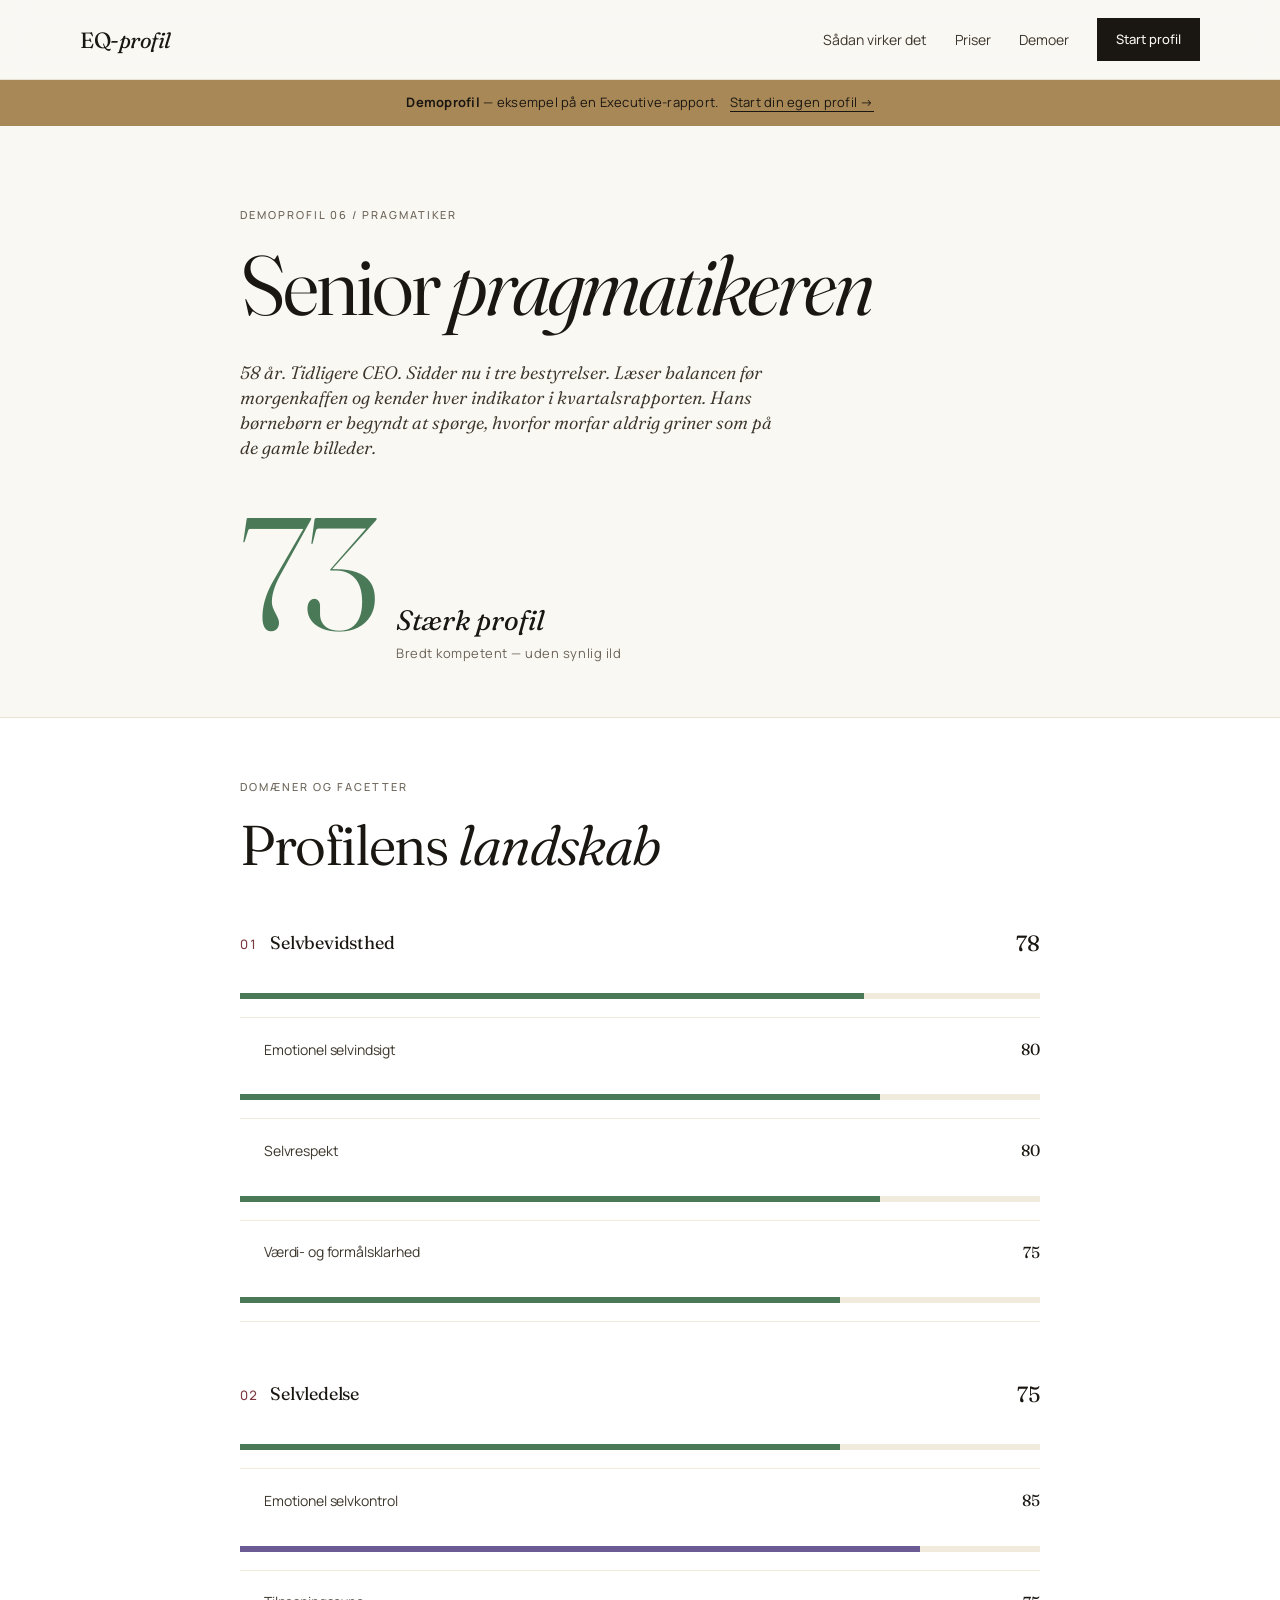
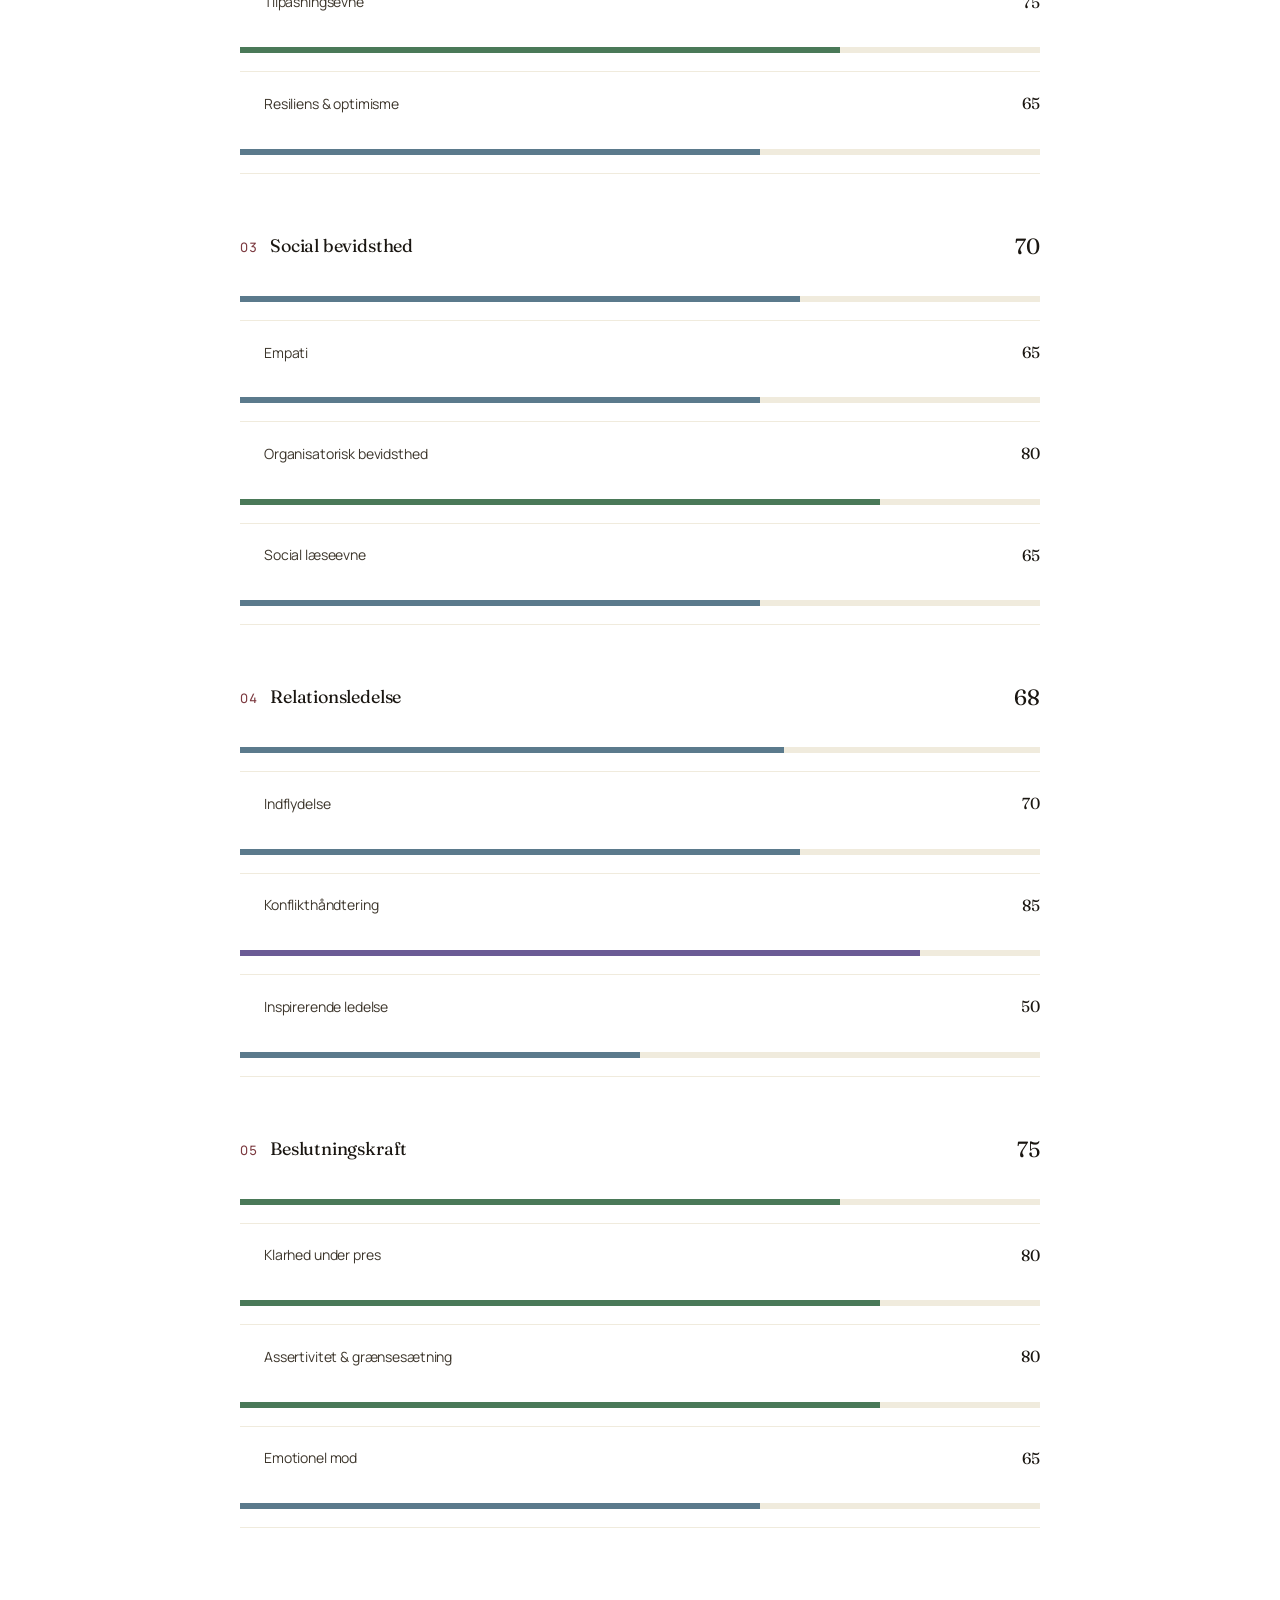
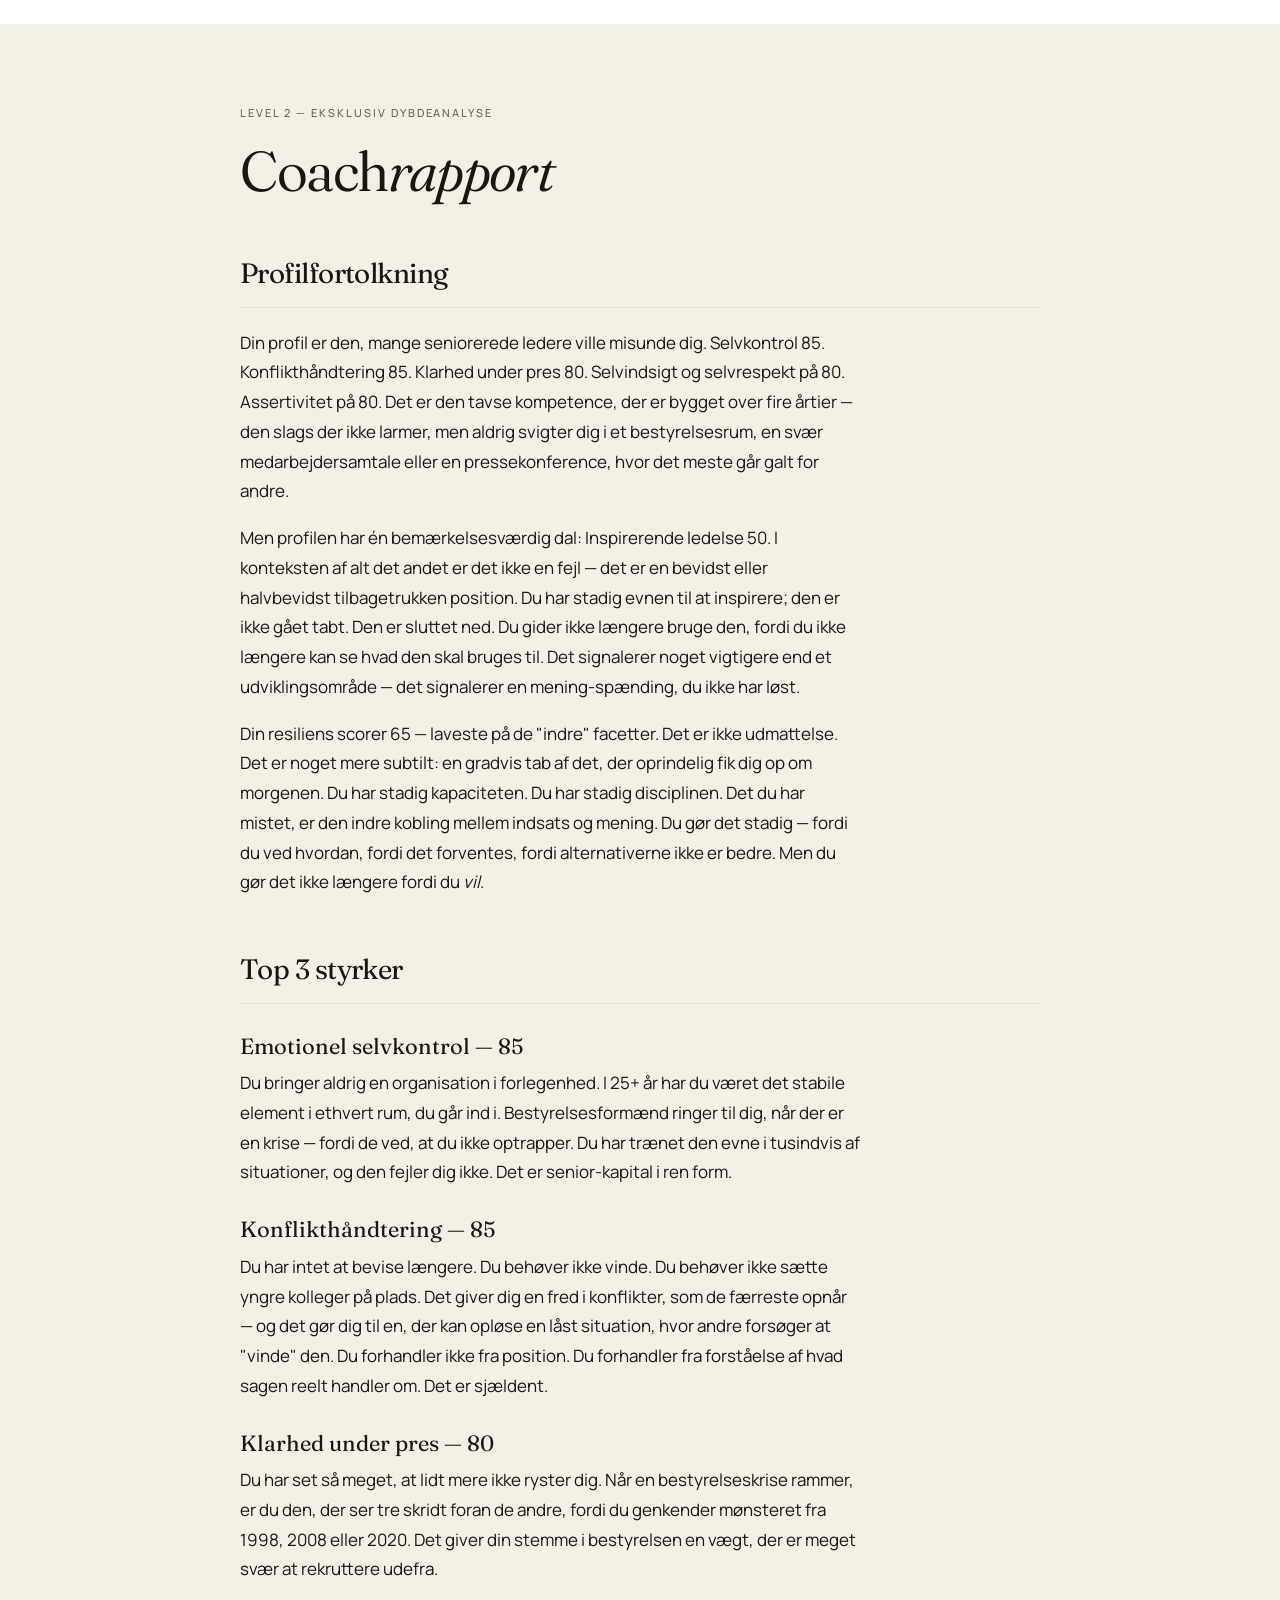
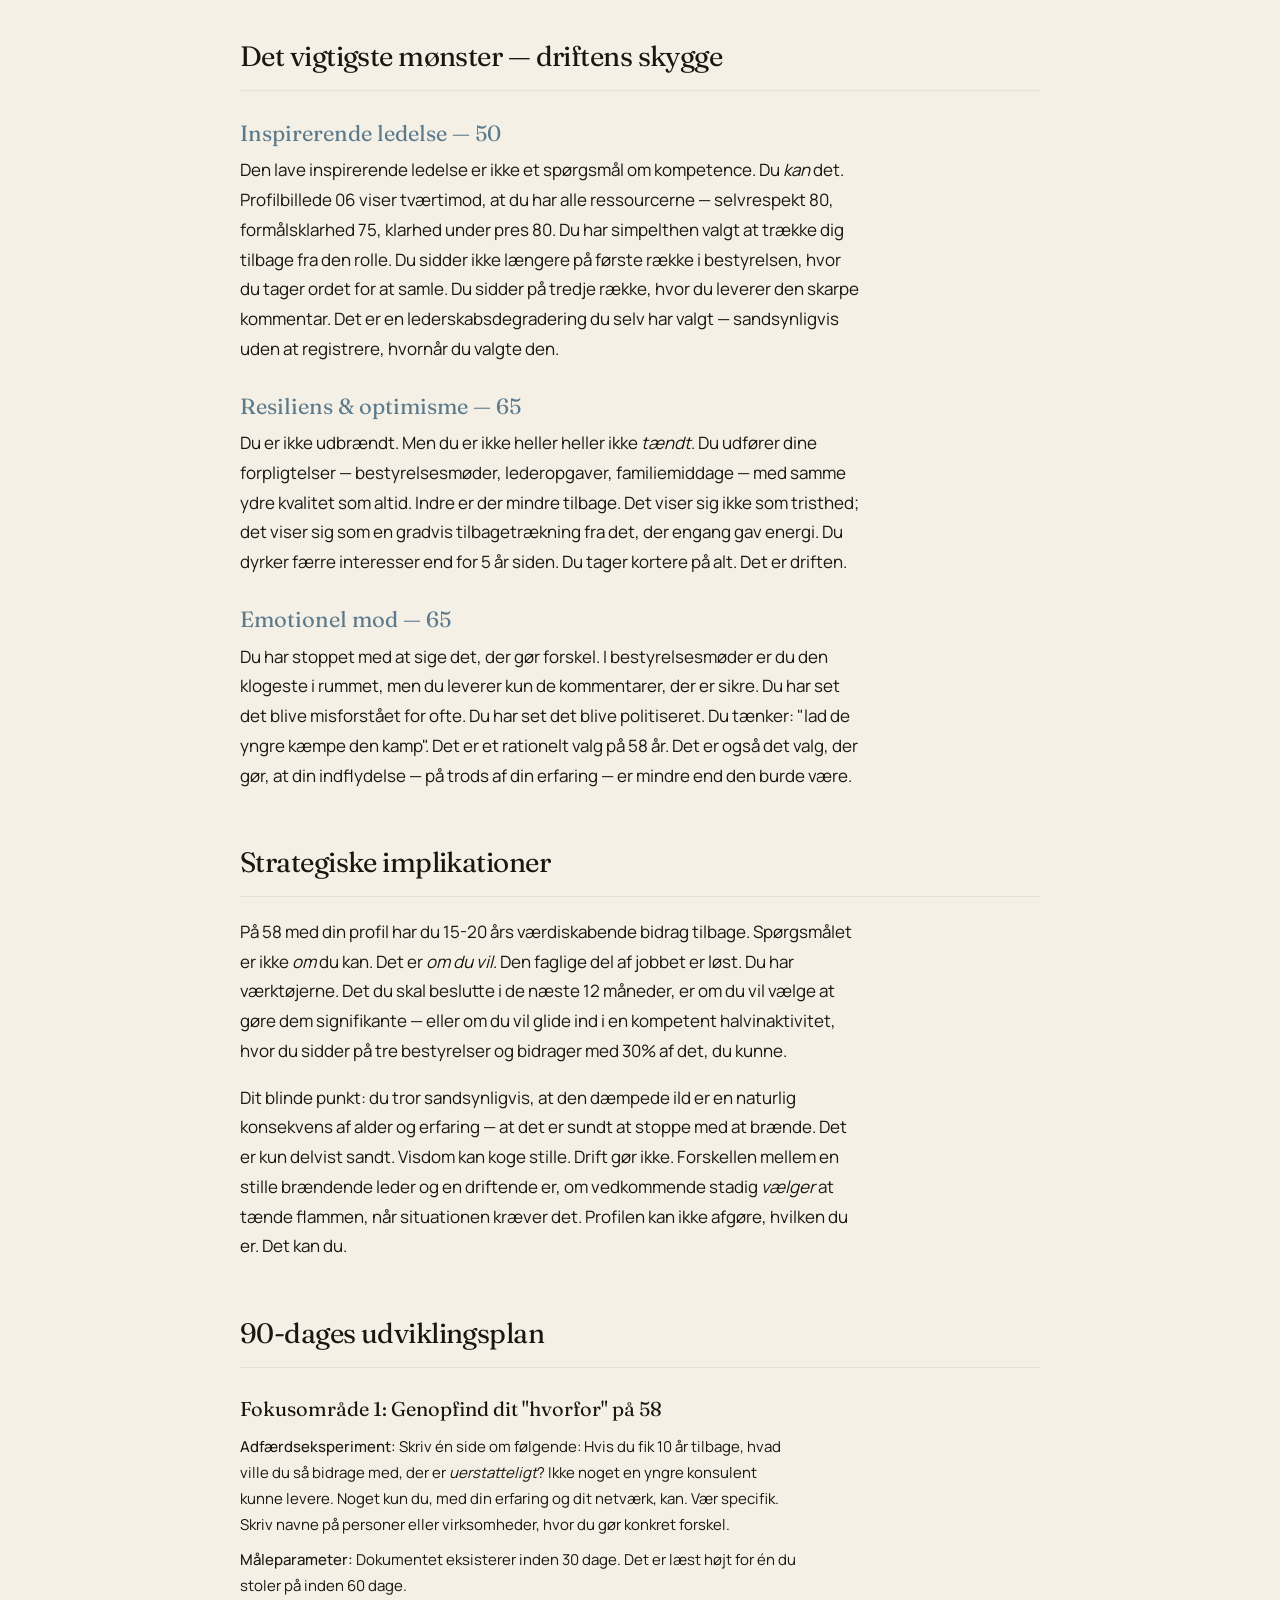
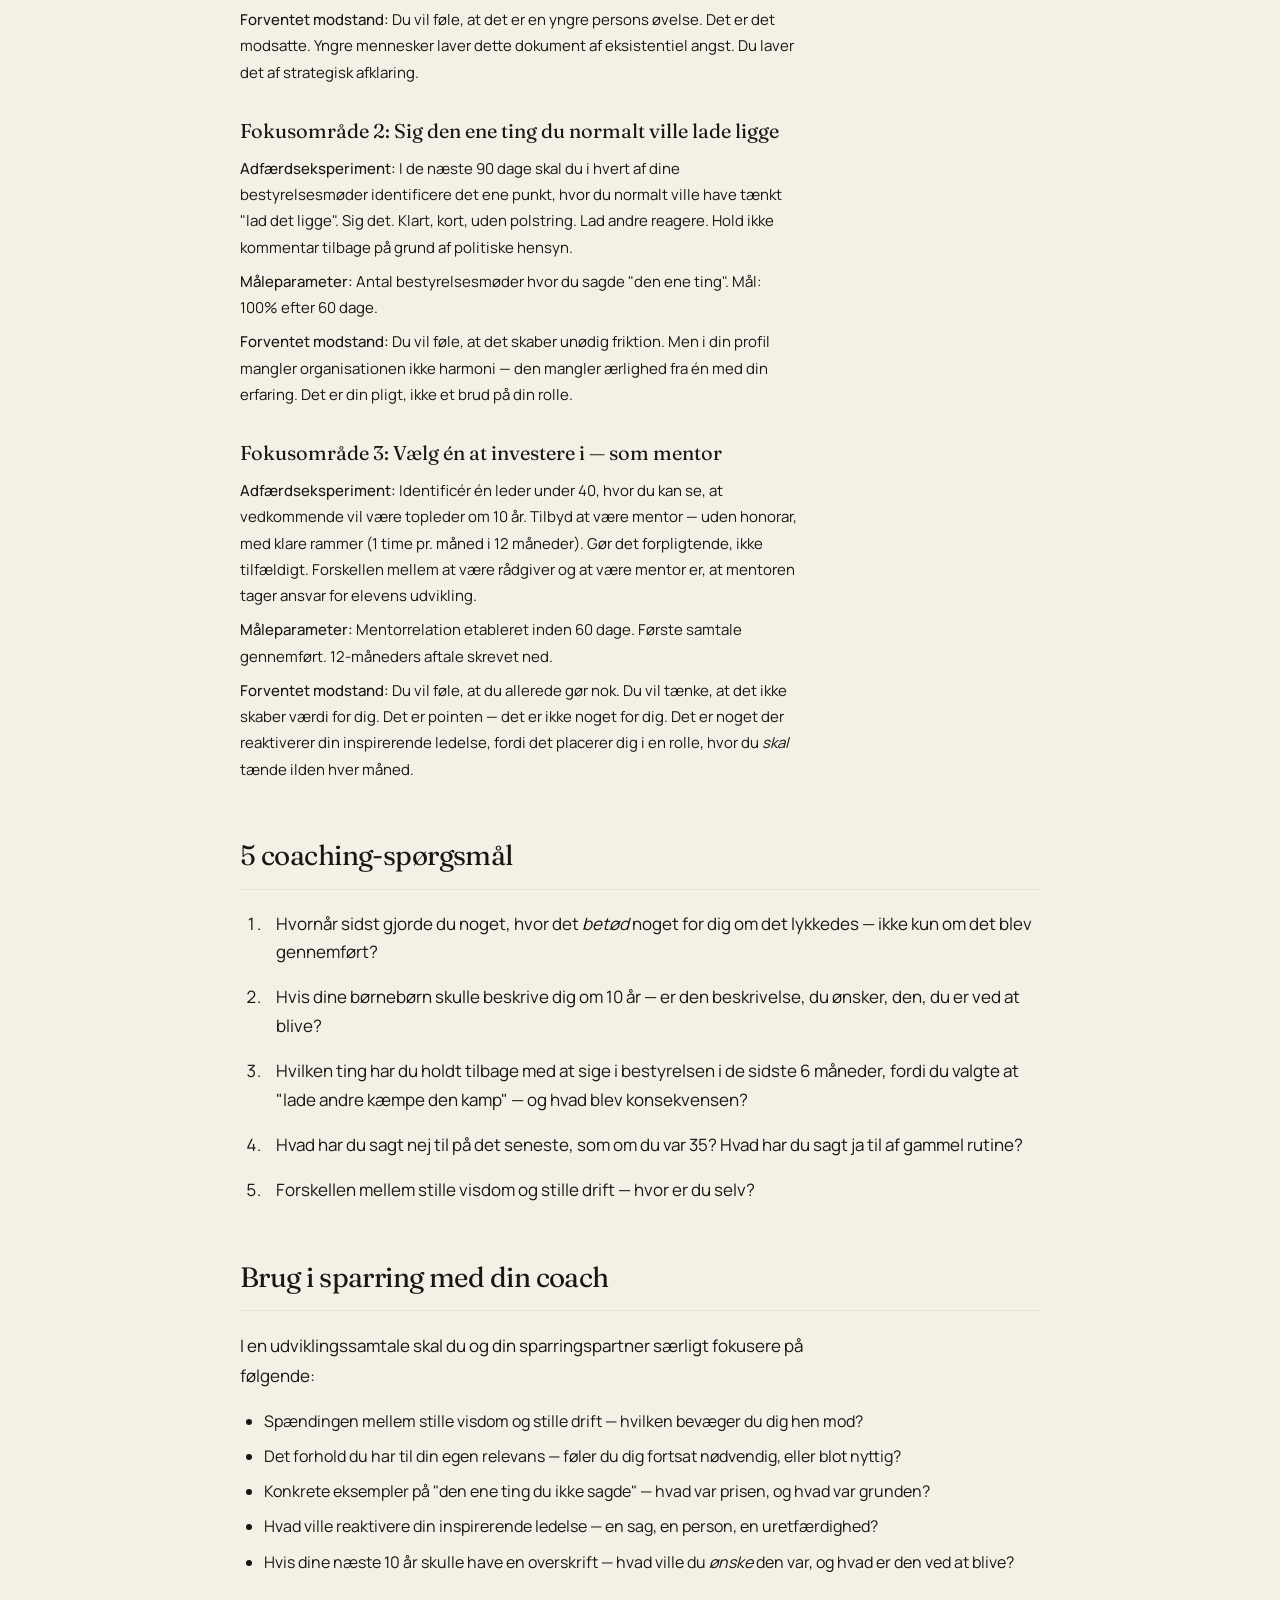
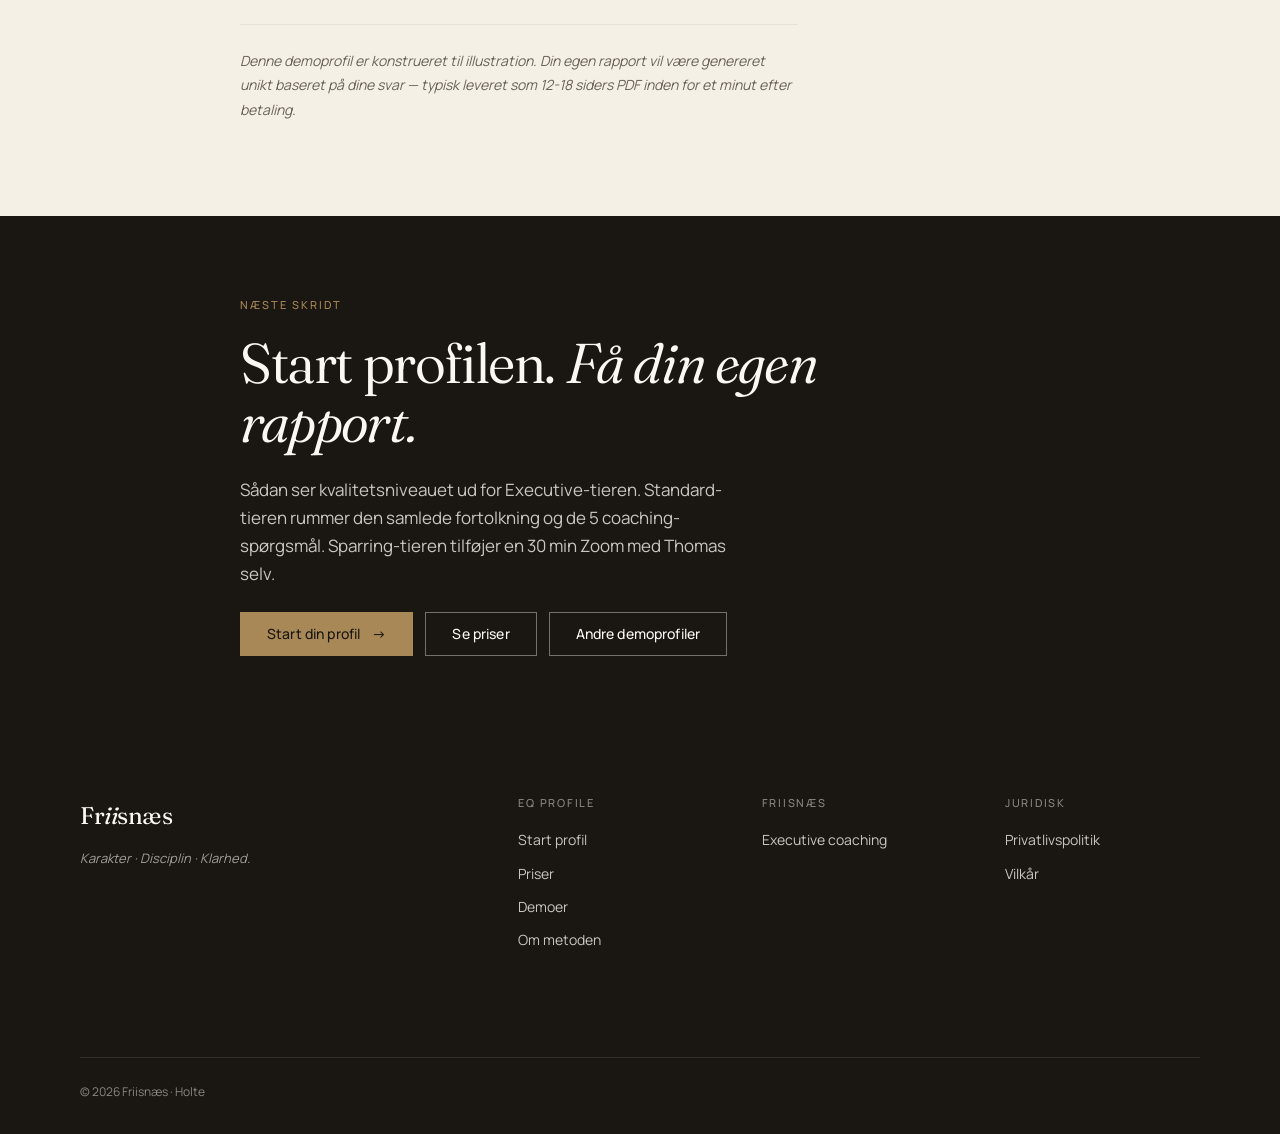
<file: pragmatiker.html>
<!DOCTYPE html>
<html lang="da">
<head>
<meta charset="UTF-8" />
<meta name="viewport" content="width=device-width, initial-scale=1.0" />
<title>Demoprofil: Senior pragmatikeren | EQ Profile Executive</title>
<meta name="description" content="Eksempel på fuld EQ Profile Executive-rapport: erfaren bestyrelsesmedlem med bred kompetence og dæmpet ild. Risikoen er ikke fald — det er drift." />
<meta name="robots" content="index, follow" />
<link rel="canonical" href="https://friisnaes.com/eq-profile/demos/pragmatiker.html" />

<meta property="og:type" content="article" />
<meta property="og:title" content="Demoprofil: Senior pragmatikeren" />
<meta property="og:description" content="Bestyrelsesmedlem med bred kompetence og dæmpet ild. Eksempel på en fuld coachrapport." />
<meta property="og:locale" content="da_DK" />

<style>
/* =====================================================
   EQ Profile — Friisnæs design system
   Editorial, restrained, executive
   ===================================================== */

@import url('https://fonts.googleapis.com/css2?family=Fraunces:ital,opsz,wght@0,9..144,300..600;1,9..144,300..600&family=Manrope:wght@300..600&display=swap');

:root {
  /* Palette — warm editorial */
  --bg: #FAF8F3;
  --bg-alt: #F4F0E6;
  --bg-pure: #FFFFFF;
  --bg-deep: #1A1611;
  --ink: #1A1611;
  --ink-soft: #3D362C;
  --muted: #6B6358;
  --line: #E8E2D5;
  --line-soft: #F0EBDD;

  /* Accents */
  --oxblood: #7C3A40;
  --forest: #2D4A30;
  --gold: #A88857;
  --rose: #C9A0A0;

  /* Score interpretation */
  --score-1: #B85450;
  --score-2: #C9904A;
  --score-3: #5B7A8C;
  --score-4: #4A7958;
  --score-5: #6B5B95;

  /* Type */
  --serif: 'Fraunces', 'Iowan Old Style', Georgia, serif;
  --sans: 'Manrope', -apple-system, BlinkMacSystemFont, sans-serif;

  /* Layout */
  --container: 1200px;
  --container-narrow: 880px;
  --gutter: clamp(20px, 4vw, 40px);
  --section-y: clamp(64px, 9vw, 128px);
}

@media (prefers-color-scheme: dark) {
  :root {
    --bg: #14110D;
    --bg-alt: #1C1814;
    --bg-pure: #0F0D0A;
    --bg-deep: #0F0D0A;
    --ink: #F0EBDD;
    --ink-soft: #C9C0AE;
    --muted: #8B8273;
    --line: #2A251E;
    --line-soft: #1F1B16;
  }
}

* { box-sizing: border-box; }

html { scroll-behavior: smooth; }

body {
  margin: 0;
  font-family: var(--sans);
  font-size: 17px;
  line-height: 1.65;
  color: var(--ink);
  background: var(--bg);
  -webkit-font-smoothing: antialiased;
  -moz-osx-font-smoothing: grayscale;
  font-feature-settings: 'ss01', 'cv11';
}

/* Selection */
::selection { background: var(--ink); color: var(--bg); }

/* Container */
.wrap { max-width: var(--container); margin: 0 auto; padding: 0 var(--gutter); }
.wrap-narrow { max-width: var(--container-narrow); margin: 0 auto; padding: 0 var(--gutter); }

/* Typography */
h1, h2, h3, h4 {
  font-family: var(--serif);
  font-weight: 400;
  letter-spacing: -0.02em;
  margin: 0;
  color: var(--ink);
  font-feature-settings: 'ss01';
}

h1 {
  font-size: clamp(40px, 7vw, 84px);
  line-height: 0.98;
  letter-spacing: -0.035em;
  font-weight: 350;
}

h2 {
  font-size: clamp(32px, 4.5vw, 56px);
  line-height: 1.05;
  letter-spacing: -0.025em;
  font-weight: 350;
}

h3 {
  font-size: clamp(22px, 2.4vw, 28px);
  line-height: 1.2;
  font-weight: 400;
}

h4 {
  font-size: 18px;
  line-height: 1.3;
  font-weight: 500;
  font-family: var(--sans);
  letter-spacing: 0;
}

em, .ital {
  font-style: italic;
  font-feature-settings: 'ss01';
}

p {
  margin: 0 0 1em;
  max-width: 62ch;
}

a {
  color: var(--ink);
  text-decoration: none;
  border-bottom: 0.5px solid var(--line);
  transition: border-color 0.2s, color 0.2s;
}

a:hover { border-color: var(--oxblood); color: var(--oxblood); }

/* Eyebrow / kicker */
.eyebrow {
  font-size: 11px;
  letter-spacing: 0.18em;
  text-transform: uppercase;
  color: var(--muted);
  font-weight: 500;
  margin-bottom: 1.25rem;
}

.eyebrow-num {
  display: inline-block;
  font-family: var(--sans);
  font-variant-numeric: tabular-nums;
  margin-right: 12px;
  color: var(--oxblood);
}

/* Numeric markers (01, 02, 03 — Friisnæs signature) */
.num {
  font-family: var(--sans);
  font-size: 13px;
  font-weight: 500;
  font-variant-numeric: tabular-nums;
  letter-spacing: 0.08em;
  color: var(--oxblood);
}

/* Buttons */
.btn {
  display: inline-flex;
  align-items: center;
  gap: 8px;
  padding: 14px 26px;
  font-family: var(--sans);
  font-size: 14px;
  font-weight: 500;
  letter-spacing: 0.01em;
  border: 1px solid var(--ink);
  border-radius: 0;
  cursor: pointer;
  transition: all 0.2s ease;
  text-decoration: none;
  background: transparent;
  color: var(--ink);
  line-height: 1;
}

.btn:hover { background: var(--ink); color: var(--bg); border-color: var(--ink); }

.btn-primary {
  background: var(--ink);
  color: var(--bg);
  border-color: var(--ink);
}

.btn-primary:hover { background: var(--oxblood); border-color: var(--oxblood); color: var(--bg); }

.btn-ghost {
  border-color: var(--line);
  color: var(--ink-soft);
}

.btn-ghost:hover { border-color: var(--ink); background: transparent; color: var(--ink); }

.btn-arrow::after {
  content: '→';
  margin-left: 4px;
  transition: transform 0.2s;
}
.btn:hover .btn-arrow::after, .btn-arrow:hover::after { transform: translateX(3px); }

/* Section rhythm */
section { padding: var(--section-y) 0; }
.section-pure { background: var(--bg-pure); }
.section-alt { background: var(--bg-alt); }
.section-deep { background: var(--bg-deep); color: var(--bg); }
.section-deep h1, .section-deep h2, .section-deep h3 { color: var(--bg); }
.section-deep .muted, .section-deep .eyebrow { color: rgba(250,248,243,0.6); }

/* Hairline */
.hr { height: 1px; background: var(--line); margin: 0; border: none; }

/* Header / Nav */
.nav {
  position: sticky;
  top: 0;
  z-index: 50;
  background: rgba(250, 248, 243, 0.92);
  backdrop-filter: blur(12px);
  -webkit-backdrop-filter: blur(12px);
  border-bottom: 1px solid var(--line);
}

.nav-inner {
  max-width: var(--container);
  margin: 0 auto;
  padding: 18px var(--gutter);
  display: flex;
  align-items: center;
  justify-content: space-between;
  gap: 24px;
}

.brand {
  font-family: var(--serif);
  font-size: 22px;
  font-weight: 400;
  letter-spacing: -0.02em;
  border: none;
  color: var(--ink);
}

.brand .ii { font-style: italic; }

.nav-links {
  display: flex;
  align-items: center;
  gap: 28px;
  font-size: 14px;
}

.nav-links a {
  border: none;
  color: var(--ink-soft);
  font-weight: 400;
}

.nav-links a:hover { color: var(--oxblood); }

.nav-links a.nav-cta {
  padding: 10px 18px;
  font-size: 13px;
  border: 1px solid var(--ink);
  background: var(--ink);
  color: var(--bg);
  font-weight: 500;
}

.nav-links a.nav-cta:hover { background: var(--oxblood); border-color: var(--oxblood); color: var(--bg); }

@media (max-width: 720px) {
  .nav-links a:not(.nav-cta) { display: none; }
}

/* Hero */
.hero {
  padding: clamp(60px, 10vw, 140px) 0 clamp(60px, 9vw, 120px);
  border-bottom: 1px solid var(--line);
}

.hero-eyebrow {
  font-size: 12px;
  letter-spacing: 0.18em;
  text-transform: uppercase;
  color: var(--oxblood);
  font-weight: 500;
  margin-bottom: 28px;
}

.hero h1 { max-width: 14ch; margin-bottom: 0.4em; }

.hero-lede {
  font-family: var(--serif);
  font-size: clamp(20px, 2.4vw, 26px);
  line-height: 1.4;
  color: var(--ink-soft);
  max-width: 32ch;
  margin: 0 0 2.5rem;
  font-weight: 350;
  font-style: italic;
}

.hero-actions { display: flex; flex-wrap: wrap; gap: 12px; margin-top: 2rem; }

.hero-tagline {
  font-size: 13px;
  letter-spacing: 0.02em;
  color: var(--muted);
  margin-top: 1.5rem;
  font-style: italic;
}

/* Stats strip */
.stats {
  display: grid;
  grid-template-columns: repeat(auto-fit, minmax(160px, 1fr));
  gap: 0;
  border-top: 1px solid var(--line);
  border-bottom: 1px solid var(--line);
}

.stat {
  padding: 32px 24px;
  border-right: 1px solid var(--line);
}
.stat:last-child { border-right: none; }

.stat-num {
  font-family: var(--serif);
  font-size: 44px;
  line-height: 1;
  font-weight: 400;
  letter-spacing: -0.02em;
  color: var(--ink);
  margin-bottom: 8px;
}

.stat-label {
  font-size: 12px;
  letter-spacing: 0.1em;
  text-transform: uppercase;
  color: var(--muted);
}

/* Pricing */
.pricing-grid {
  display: grid;
  grid-template-columns: repeat(auto-fit, minmax(240px, 1fr));
  gap: 0;
  border: 1px solid var(--line);
  background: var(--bg-pure);
}

.pricing-card {
  padding: 36px 28px 32px;
  border-right: 1px solid var(--line);
  position: relative;
  display: flex;
  flex-direction: column;
}
.pricing-card:last-child { border-right: none; }

@media (max-width: 880px) {
  .pricing-card { border-right: none; border-bottom: 1px solid var(--line); }
  .pricing-card:last-child { border-bottom: none; }
}

.pricing-card.featured {
  background: var(--bg-deep);
  color: var(--bg);
}
.pricing-card.featured h3, .pricing-card.featured .price { color: var(--bg); }
.pricing-card.featured .pricing-features { color: rgba(250,248,243,0.78); }
.pricing-card.featured .pricing-tag { background: var(--gold); color: var(--bg-deep); }

.pricing-tag {
  position: absolute;
  top: -1px; left: 50%;
  transform: translate(-50%, -50%);
  background: var(--ink);
  color: var(--bg);
  padding: 4px 14px;
  font-size: 10px;
  letter-spacing: 0.14em;
  text-transform: uppercase;
  font-weight: 500;
}

.pricing-name {
  font-family: var(--serif);
  font-size: 22px;
  letter-spacing: -0.01em;
  margin-bottom: 6px;
  font-weight: 400;
}

.pricing-sub {
  font-size: 13px;
  color: var(--muted);
  margin-bottom: 24px;
  letter-spacing: 0.01em;
}

.price {
  display: flex;
  align-items: baseline;
  gap: 6px;
  margin-bottom: 24px;
}

.price-num {
  font-family: var(--serif);
  font-size: 44px;
  line-height: 1;
  font-weight: 400;
  letter-spacing: -0.025em;
}

.price-cur {
  font-size: 14px;
  color: var(--muted);
  letter-spacing: 0.02em;
}

.pricing-features {
  list-style: none;
  padding: 0;
  margin: 0 0 28px;
  font-size: 14px;
  line-height: 1.6;
  color: var(--ink-soft);
  flex: 1;
}

.pricing-features li {
  padding: 7px 0 7px 22px;
  position: relative;
  border-bottom: 1px solid var(--line-soft);
}
.pricing-features li:last-child { border-bottom: none; }

.pricing-features li::before {
  content: '—';
  position: absolute;
  left: 0;
  color: var(--oxblood);
  font-weight: 500;
}

.pricing-card.featured .pricing-features li {
  border-bottom-color: rgba(250,248,243,0.1);
}
.pricing-card.featured .pricing-features li::before { color: var(--gold); }

/* Demo profile cards */
.demo-grid {
  display: grid;
  grid-template-columns: repeat(auto-fit, minmax(280px, 1fr));
  gap: 1px;
  background: var(--line);
  border: 1px solid var(--line);
}

.demo-card {
  background: var(--bg-pure);
  padding: 32px 28px;
  display: flex;
  flex-direction: column;
  text-decoration: none;
  border: none;
  transition: background 0.2s;
}

.demo-card:hover { background: var(--bg-alt); border: none; }

.demo-num {
  font-size: 12px;
  letter-spacing: 0.14em;
  color: var(--oxblood);
  font-weight: 500;
  margin-bottom: 16px;
  font-variant-numeric: tabular-nums;
}

.demo-name {
  font-family: var(--serif);
  font-size: 26px;
  line-height: 1.1;
  letter-spacing: -0.02em;
  font-weight: 400;
  margin-bottom: 8px;
  color: var(--ink);
}

.demo-name em { color: var(--oxblood); }

.demo-tag {
  font-size: 12px;
  color: var(--muted);
  letter-spacing: 0.04em;
  margin-bottom: 18px;
}

.demo-desc {
  font-size: 14px;
  line-height: 1.55;
  color: var(--ink-soft);
  margin: 0 0 20px;
  flex: 1;
}

.demo-mini-bars {
  display: flex;
  gap: 4px;
  margin-bottom: 16px;
  height: 28px;
  align-items: flex-end;
}

.demo-mini-bars > div {
  flex: 1;
  border-radius: 1px;
  min-height: 4px;
  opacity: 0.85;
}

.demo-cta {
  font-size: 13px;
  font-weight: 500;
  color: var(--ink);
  letter-spacing: 0.02em;
  display: inline-flex;
  align-items: center;
  gap: 6px;
}

.demo-cta::after {
  content: '→';
  transition: transform 0.2s;
}

.demo-card:hover .demo-cta::after { transform: translateX(3px); }

/* Process / 3-up sections */
.three-up {
  display: grid;
  grid-template-columns: repeat(auto-fit, minmax(260px, 1fr));
  gap: 0;
  border-top: 1px solid var(--line);
}

.three-up > div {
  padding: 40px 32px 40px 0;
  border-right: 1px solid var(--line);
}
.three-up > div:last-child { border-right: none; padding-right: 0; }

@media (max-width: 880px) {
  .three-up > div { border-right: none; border-bottom: 1px solid var(--line); padding: 32px 0; }
  .three-up > div:last-child { border-bottom: none; }
}

.three-up h3 { margin-top: 18px; margin-bottom: 12px; }
.three-up .num { display: block; margin-bottom: 8px; }
.three-up p { font-size: 15px; color: var(--ink-soft); margin: 0; }

/* Domain visualization */
.domain-table {
  border-top: 1px solid var(--line);
  border-bottom: 1px solid var(--line);
  background: var(--bg-pure);
}

.domain-row {
  padding: 24px 0;
  border-bottom: 1px solid var(--line-soft);
  display: grid;
  grid-template-columns: 60px 1fr 2fr;
  gap: 32px;
  align-items: baseline;
}

.domain-row:last-child { border-bottom: none; }

.domain-row .num { padding-top: 6px; }

.domain-name {
  font-family: var(--serif);
  font-size: 22px;
  font-weight: 400;
  letter-spacing: -0.01em;
  color: var(--ink);
}

.domain-facets {
  font-size: 14px;
  color: var(--ink-soft);
  line-height: 1.7;
}

.domain-facets em {
  color: var(--ink);
  font-style: italic;
  font-weight: 500;
}

@media (max-width: 720px) {
  .domain-row { grid-template-columns: 1fr; gap: 6px; padding: 20px 0; }
}

/* FAQ */
.faq-grid { display: grid; grid-template-columns: 1fr; gap: 0; border-top: 1px solid var(--line); }

.faq-item {
  padding: 28px 0;
  border-bottom: 1px solid var(--line);
  display: grid;
  grid-template-columns: 60px 1fr;
  gap: 32px;
}

.faq-item .num { padding-top: 6px; }

.faq-q {
  font-family: var(--serif);
  font-size: 22px;
  font-weight: 400;
  letter-spacing: -0.01em;
  color: var(--ink);
  margin: 0 0 8px;
}

.faq-a {
  font-size: 15px;
  color: var(--ink-soft);
  line-height: 1.65;
  margin: 0;
  max-width: 70ch;
}

@media (max-width: 720px) {
  .faq-item { grid-template-columns: 1fr; gap: 4px; }
}

/* Closing CTA */
.closing {
  text-align: left;
  padding: clamp(80px, 12vw, 160px) 0;
}

.closing h2 { max-width: 18ch; margin-bottom: 32px; }
.closing-tag {
  font-style: italic;
  color: var(--muted);
  font-size: 14px;
  margin-top: 24px;
  letter-spacing: 0.01em;
}

/* Footer */
footer {
  background: var(--bg-deep);
  color: rgba(250,248,243,0.78);
  padding: 60px 0 32px;
  font-size: 14px;
}

footer .wrap { display: grid; grid-template-columns: 2fr 1fr 1fr 1fr; gap: 48px; }

@media (max-width: 720px) { footer .wrap { grid-template-columns: 1fr 1fr; } }

footer h4 {
  font-size: 11px;
  letter-spacing: 0.16em;
  text-transform: uppercase;
  color: rgba(250,248,243,0.5);
  margin-bottom: 18px;
  font-weight: 500;
}

footer ul { list-style: none; padding: 0; margin: 0; }
footer li { margin-bottom: 10px; }
footer a {
  color: rgba(250,248,243,0.78);
  border: none;
  font-size: 14px;
}
footer a:hover { color: var(--gold); }

.footer-brand {
  font-family: var(--serif);
  font-size: 24px;
  font-weight: 400;
  color: var(--bg);
  margin-bottom: 12px;
  letter-spacing: -0.02em;
}
.footer-brand .ii { font-style: italic; }

.footer-tag {
  font-size: 13px;
  line-height: 1.6;
  color: rgba(250,248,243,0.6);
  max-width: 32ch;
  margin: 0;
  font-style: italic;
}

.footer-bottom {
  margin-top: 48px;
  padding-top: 24px;
  border-top: 1px solid rgba(250,248,243,0.1);
  display: flex;
  justify-content: space-between;
  flex-wrap: wrap;
  gap: 12px;
  font-size: 12px;
  color: rgba(250,248,243,0.5);
}

/* =====================================================
   Test page specifics
   ===================================================== */

.test-shell {
  min-height: calc(100vh - 200px);
  padding: 60px 0;
}

.test-progress {
  position: sticky;
  top: 60px;
  background: var(--bg);
  padding: 16px 0;
  border-bottom: 1px solid var(--line);
  z-index: 10;
  margin-bottom: 40px;
}

.test-progress-bar {
  height: 2px;
  background: var(--line);
  position: relative;
  margin-top: 8px;
}

.test-progress-bar > div {
  height: 100%;
  background: var(--oxblood);
  transition: width 0.3s ease;
}

.test-progress-meta {
  display: flex;
  justify-content: space-between;
  font-size: 12px;
  letter-spacing: 0.04em;
  color: var(--muted);
}

.test-item {
  padding: 36px 0;
  border-bottom: 1px solid var(--line);
}

.test-item:last-child { border-bottom: none; }

.test-item-num {
  font-size: 11px;
  letter-spacing: 0.16em;
  color: var(--oxblood);
  font-weight: 500;
  font-variant-numeric: tabular-nums;
  margin-bottom: 16px;
}

.test-item-text {
  font-family: var(--serif);
  font-size: clamp(20px, 2.6vw, 26px);
  line-height: 1.35;
  letter-spacing: -0.015em;
  font-weight: 350;
  color: var(--ink);
  margin: 0 0 24px;
  max-width: 30ch;
}

.test-likert {
  display: grid;
  grid-template-columns: repeat(5, 1fr);
  gap: 8px;
}

.test-likert button {
  padding: 16px 8px;
  border: 1px solid var(--line);
  background: transparent;
  font-family: var(--sans);
  font-size: 12px;
  letter-spacing: 0.02em;
  cursor: pointer;
  color: var(--ink-soft);
  transition: all 0.15s;
  line-height: 1.3;
}

.test-likert button:hover {
  border-color: var(--ink-soft);
  color: var(--ink);
}

.test-likert button.sel {
  background: var(--ink);
  color: var(--bg);
  border-color: var(--ink);
  font-weight: 500;
}

.test-nav {
  display: flex;
  justify-content: space-between;
  align-items: center;
  padding: 32px 0;
  margin-top: 32px;
  border-top: 1px solid var(--line);
}

/* Results */
.result-hero {
  padding: 60px 0 40px;
  border-bottom: 1px solid var(--line);
}

.result-score {
  display: flex;
  align-items: baseline;
  gap: 24px;
  margin-top: 32px;
}

.result-score-num {
  font-family: var(--serif);
  font-size: clamp(80px, 14vw, 160px);
  line-height: 0.9;
  font-weight: 350;
  letter-spacing: -0.05em;
}

.result-score-meta { padding-bottom: 12px; }

.result-score-level {
  font-family: var(--serif);
  font-size: clamp(22px, 2.6vw, 28px);
  line-height: 1.2;
  font-weight: 400;
  font-style: italic;
  margin-bottom: 6px;
}

.result-bars {
  padding: 60px 0;
}

.result-bar-row {
  padding: 18px 0;
  border-bottom: 1px solid var(--line-soft);
  display: grid;
  grid-template-columns: 1fr 100px;
  gap: 24px;
  align-items: center;
}

.result-bar-name {
  font-family: var(--serif);
  font-size: 18px;
  letter-spacing: -0.01em;
  font-weight: 400;
}

.result-bar-name.facet {
  font-family: var(--sans);
  font-size: 14px;
  font-weight: 400;
  color: var(--ink-soft);
  padding-left: 24px;
}

.result-bar-track {
  position: relative;
  height: 6px;
  background: var(--line-soft);
  margin-top: 8px;
  grid-column: 1 / -1;
}

.result-bar-fill {
  position: absolute;
  height: 100%;
  top: 0; left: 0;
}

.result-bar-value {
  font-family: var(--serif);
  font-size: 22px;
  font-variant-numeric: tabular-nums;
  text-align: right;
  letter-spacing: -0.01em;
}

.result-domain-block { margin-bottom: 36px; }

/* Locked / upgrade gate */
.lock-gate {
  background: var(--bg-deep);
  color: var(--bg);
  padding: 64px 0;
  position: relative;
  overflow: hidden;
}

.lock-gate h2 { color: var(--bg); max-width: 18ch; margin-bottom: 0.4em; }
.lock-gate p { color: rgba(250,248,243,0.78); max-width: 50ch; }
.lock-gate .btn-primary {
  background: var(--gold);
  border-color: var(--gold);
  color: var(--bg-deep);
}
.lock-gate .btn-primary:hover { background: var(--bg); border-color: var(--bg); color: var(--bg-deep); }

.lock-preview {
  margin-top: 48px;
  padding: 32px;
  border: 1px solid rgba(250,248,243,0.18);
  background: rgba(250,248,243,0.04);
  position: relative;
}

.lock-preview-content {
  filter: blur(3px);
  opacity: 0.55;
  user-select: none;
  pointer-events: none;
}

.lock-preview-icon {
  position: absolute;
  top: 50%; left: 50%;
  transform: translate(-50%, -50%);
  font-family: var(--serif);
  font-size: 13px;
  letter-spacing: 0.16em;
  text-transform: uppercase;
  background: var(--gold);
  color: var(--bg-deep);
  padding: 12px 24px;
  font-weight: 500;
}

/* Subtle animations */
@keyframes fadeUp {
  from { opacity: 0; transform: translateY(10px); }
  to { opacity: 1; transform: translateY(0); }
}

.fade-up { animation: fadeUp 0.5s ease forwards; }

/* Cookie consent */
.cookie-banner {
  position: fixed;
  bottom: 16px;
  left: 16px;
  right: 16px;
  max-width: 480px;
  background: var(--bg-deep);
  color: var(--bg);
  padding: 22px 24px;
  font-size: 13px;
  line-height: 1.55;
  z-index: 100;
  box-shadow: 0 12px 40px rgba(0,0,0,0.18);
  display: none;
}

.cookie-banner.show { display: block; animation: fadeUp 0.4s ease forwards; }

.cookie-banner h4 { color: var(--bg); margin-bottom: 6px; font-size: 14px; }
.cookie-banner p { margin: 0 0 14px; color: rgba(250,248,243,0.78); }
.cookie-banner-actions { display: flex; gap: 8px; }
.cookie-banner button {
  padding: 8px 14px;
  font-size: 12px;
  background: transparent;
  color: var(--bg);
  border: 1px solid rgba(250,248,243,0.3);
  cursor: pointer;
  font-family: var(--sans);
}
.cookie-banner button:hover { background: rgba(250,248,243,0.1); }
.cookie-banner button.primary { background: var(--gold); color: var(--bg-deep); border-color: var(--gold); }
.cookie-banner button.primary:hover { background: var(--bg); border-color: var(--bg); color: var(--bg-deep); }

/* Responsive guards */
@media (max-width: 540px) {
  .test-likert { grid-template-columns: repeat(5, 1fr); gap: 4px; }
  .test-likert button { padding: 12px 4px; font-size: 11px; }
  .stat-num { font-size: 32px; }
}

</style>
</head>
<body>

<nav class="nav">
  <div class="nav-inner">
    <a href="index.html" class="brand">EQ-<span class="ii">profil</span></a>
    <div class="nav-links">
      <a href="index.html#hvordan">Sådan virker det</a>
      <a href="index.html#priser">Priser</a>
      <a href="index.html#demoer">Demoer</a>
      <a href="test.html" class="nav-cta">Start profil</a>
    </div>
  </div>
</nav>

<div style="background: var(--gold); color: var(--bg-deep); padding: 12px 0; font-size: 13px; text-align: center; letter-spacing: 0.02em;">
  <strong>Demoprofil</strong> — eksempel på en Executive-rapport. <a href="test.html" style="color: var(--bg-deep); border-bottom-color: var(--bg-deep); margin-left: 8px;">Start din egen profil →</a>
</div>

<section class="result-hero" style="padding: 80px 0 40px;">
  <div class="wrap-narrow">
    <div class="eyebrow">Demoprofil 06 / Pragmatiker</div>
    <h1 style="margin-bottom: 0.4em;">Senior <em>pragmatikeren</em></h1>
    <p class="hero-lede" style="font-size: 18px; max-width: 50ch;">58 år. Tidligere CEO. Sidder nu i tre bestyrelser. Læser balancen før morgenkaffen og kender hver indikator i kvartalsrapporten. Hans børnebørn er begyndt at spørge, hvorfor morfar aldrig griner som på de gamle billeder.</p>

    <div class="result-score">
      <div class="result-score-num" style="color: var(--score-4);">73</div>
      <div class="result-score-meta">
        <div class="result-score-level">Stærk profil</div>
        <div style="font-size: 13px; color: var(--muted); letter-spacing: 0.04em;">Bredt kompetent — uden synlig ild</div>
      </div>
    </div>
  </div>
</section>

<section class="result-bars section-pure">
  <div class="wrap-narrow">
    <div class="eyebrow">Domæner og facetter</div>
    <h2 style="margin-bottom: 32px;">Profilens <em>landskab</em></h2>

    <div class="result-domain-block">
      <div class="result-bar-row">
        <div class="result-bar-name"><span class="num" style="margin-right: 12px;">01</span>Selvbevidsthed</div>
        <div class="result-bar-value">78</div>
        <div class="result-bar-track"><div class="result-bar-fill" style="width: 78%; background: var(--score-4);"></div></div>
      </div>
      <div class="result-bar-row" style="grid-template-columns: 1fr 60px;"><div class="result-bar-name facet">Emotionel selvindsigt</div><div class="result-bar-value" style="font-size: 16px;">80</div><div class="result-bar-track"><div class="result-bar-fill" style="width: 80%; background: var(--score-4);"></div></div></div>
      <div class="result-bar-row" style="grid-template-columns: 1fr 60px;"><div class="result-bar-name facet">Selvrespekt</div><div class="result-bar-value" style="font-size: 16px;">80</div><div class="result-bar-track"><div class="result-bar-fill" style="width: 80%; background: var(--score-4);"></div></div></div>
      <div class="result-bar-row" style="grid-template-columns: 1fr 60px;"><div class="result-bar-name facet">Værdi- og formålsklarhed</div><div class="result-bar-value" style="font-size: 16px;">75</div><div class="result-bar-track"><div class="result-bar-fill" style="width: 75%; background: var(--score-4);"></div></div></div>
    </div>

    <div class="result-domain-block">
      <div class="result-bar-row">
        <div class="result-bar-name"><span class="num" style="margin-right: 12px;">02</span>Selvledelse</div>
        <div class="result-bar-value">75</div>
        <div class="result-bar-track"><div class="result-bar-fill" style="width: 75%; background: var(--score-4);"></div></div>
      </div>
      <div class="result-bar-row" style="grid-template-columns: 1fr 60px;"><div class="result-bar-name facet">Emotionel selvkontrol</div><div class="result-bar-value" style="font-size: 16px;">85</div><div class="result-bar-track"><div class="result-bar-fill" style="width: 85%; background: var(--score-5);"></div></div></div>
      <div class="result-bar-row" style="grid-template-columns: 1fr 60px;"><div class="result-bar-name facet">Tilpasningsevne</div><div class="result-bar-value" style="font-size: 16px;">75</div><div class="result-bar-track"><div class="result-bar-fill" style="width: 75%; background: var(--score-4);"></div></div></div>
      <div class="result-bar-row" style="grid-template-columns: 1fr 60px;"><div class="result-bar-name facet">Resiliens & optimisme</div><div class="result-bar-value" style="font-size: 16px;">65</div><div class="result-bar-track"><div class="result-bar-fill" style="width: 65%; background: var(--score-3);"></div></div></div>
    </div>

    <div class="result-domain-block">
      <div class="result-bar-row">
        <div class="result-bar-name"><span class="num" style="margin-right: 12px;">03</span>Social bevidsthed</div>
        <div class="result-bar-value">70</div>
        <div class="result-bar-track"><div class="result-bar-fill" style="width: 70%; background: var(--score-3);"></div></div>
      </div>
      <div class="result-bar-row" style="grid-template-columns: 1fr 60px;"><div class="result-bar-name facet">Empati</div><div class="result-bar-value" style="font-size: 16px;">65</div><div class="result-bar-track"><div class="result-bar-fill" style="width: 65%; background: var(--score-3);"></div></div></div>
      <div class="result-bar-row" style="grid-template-columns: 1fr 60px;"><div class="result-bar-name facet">Organisatorisk bevidsthed</div><div class="result-bar-value" style="font-size: 16px;">80</div><div class="result-bar-track"><div class="result-bar-fill" style="width: 80%; background: var(--score-4);"></div></div></div>
      <div class="result-bar-row" style="grid-template-columns: 1fr 60px;"><div class="result-bar-name facet">Social læseevne</div><div class="result-bar-value" style="font-size: 16px;">65</div><div class="result-bar-track"><div class="result-bar-fill" style="width: 65%; background: var(--score-3);"></div></div></div>
    </div>

    <div class="result-domain-block">
      <div class="result-bar-row">
        <div class="result-bar-name"><span class="num" style="margin-right: 12px;">04</span>Relationsledelse</div>
        <div class="result-bar-value">68</div>
        <div class="result-bar-track"><div class="result-bar-fill" style="width: 68%; background: var(--score-3);"></div></div>
      </div>
      <div class="result-bar-row" style="grid-template-columns: 1fr 60px;"><div class="result-bar-name facet">Indflydelse</div><div class="result-bar-value" style="font-size: 16px;">70</div><div class="result-bar-track"><div class="result-bar-fill" style="width: 70%; background: var(--score-3);"></div></div></div>
      <div class="result-bar-row" style="grid-template-columns: 1fr 60px;"><div class="result-bar-name facet">Konflikthåndtering</div><div class="result-bar-value" style="font-size: 16px;">85</div><div class="result-bar-track"><div class="result-bar-fill" style="width: 85%; background: var(--score-5);"></div></div></div>
      <div class="result-bar-row" style="grid-template-columns: 1fr 60px;"><div class="result-bar-name facet">Inspirerende ledelse</div><div class="result-bar-value" style="font-size: 16px;">50</div><div class="result-bar-track"><div class="result-bar-fill" style="width: 50%; background: var(--score-3);"></div></div></div>
    </div>

    <div class="result-domain-block">
      <div class="result-bar-row">
        <div class="result-bar-name"><span class="num" style="margin-right: 12px;">05</span>Beslutningskraft</div>
        <div class="result-bar-value">75</div>
        <div class="result-bar-track"><div class="result-bar-fill" style="width: 75%; background: var(--score-4);"></div></div>
      </div>
      <div class="result-bar-row" style="grid-template-columns: 1fr 60px;"><div class="result-bar-name facet">Klarhed under pres</div><div class="result-bar-value" style="font-size: 16px;">80</div><div class="result-bar-track"><div class="result-bar-fill" style="width: 80%; background: var(--score-4);"></div></div></div>
      <div class="result-bar-row" style="grid-template-columns: 1fr 60px;"><div class="result-bar-name facet">Assertivitet & grænsesætning</div><div class="result-bar-value" style="font-size: 16px;">80</div><div class="result-bar-track"><div class="result-bar-fill" style="width: 80%; background: var(--score-4);"></div></div></div>
      <div class="result-bar-row" style="grid-template-columns: 1fr 60px;"><div class="result-bar-name facet">Emotionel mod</div><div class="result-bar-value" style="font-size: 16px;">65</div><div class="result-bar-track"><div class="result-bar-fill" style="width: 65%; background: var(--score-3);"></div></div></div>
    </div>
  </div>
</section>

<section class="section-alt" style="padding: 80px 0;">
  <div class="wrap-narrow">
    <div class="eyebrow">Level 2 — eksklusiv dybdeanalyse</div>
    <h2 style="margin-bottom: 56px;">Coach<em>rapport</em></h2>

    <article style="font-size: 17px; line-height: 1.75; color: var(--ink);">

      <h3 style="font-family: var(--serif); font-size: 28px; font-weight: 400; letter-spacing: -0.02em; margin: 0 0 20px; padding-bottom: 16px; border-bottom: 1px solid var(--line);">Profilfortolkning</h3>

      <p>Din profil er den, mange seniorerede ledere ville misunde dig. Selvkontrol 85. Konflikthåndtering 85. Klarhed under pres 80. Selvindsigt og selvrespekt på 80. Assertivitet på 80. Det er den tavse kompetence, der er bygget over fire årtier — den slags der ikke larmer, men aldrig svigter dig i et bestyrelsesrum, en svær medarbejdersamtale eller en pressekonference, hvor det meste går galt for andre.</p>

      <p>Men profilen har én bemærkelsesværdig dal: Inspirerende ledelse 50. I konteksten af alt det andet er det ikke en fejl — det er en bevidst eller halvbevidst tilbagetrukken position. Du har stadig evnen til at inspirere; den er ikke gået tabt. Den er sluttet ned. Du gider ikke længere bruge den, fordi du ikke længere kan se hvad den skal bruges til. Det signalerer noget vigtigere end et udviklingsområde — det signalerer en mening-spænding, du ikke har løst.</p>

      <p>Din resiliens scorer 65 — laveste på de "indre" facetter. Det er ikke udmattelse. Det er noget mere subtilt: en gradvis tab af det, der oprindelig fik dig op om morgenen. Du har stadig kapaciteten. Du har stadig disciplinen. Det du har mistet, er den indre kobling mellem indsats og mening. Du gør det stadig — fordi du ved hvordan, fordi det forventes, fordi alternativerne ikke er bedre. Men du gør det ikke længere fordi du <em>vil</em>.</p>

      <h3 style="font-family: var(--serif); font-size: 28px; font-weight: 400; letter-spacing: -0.02em; margin: 56px 0 20px; padding-bottom: 16px; border-bottom: 1px solid var(--line);">Top 3 styrker</h3>

      <h4 style="font-family: var(--serif); font-size: 22px; font-weight: 400; margin: 28px 0 8px;">Emotionel selvkontrol — 85</h4>
      <p>Du bringer aldrig en organisation i forlegenhed. I 25+ år har du været det stabile element i ethvert rum, du går ind i. Bestyrelsesformænd ringer til dig, når der er en krise — fordi de ved, at du ikke optrapper. Du har trænet den evne i tusindvis af situationer, og den fejler dig ikke. Det er senior-kapital i ren form.</p>

      <h4 style="font-family: var(--serif); font-size: 22px; font-weight: 400; margin: 28px 0 8px;">Konflikthåndtering — 85</h4>
      <p>Du har intet at bevise længere. Du behøver ikke vinde. Du behøver ikke sætte yngre kolleger på plads. Det giver dig en fred i konflikter, som de færreste opnår — og det gør dig til en, der kan opløse en låst situation, hvor andre forsøger at "vinde" den. Du forhandler ikke fra position. Du forhandler fra forståelse af hvad sagen reelt handler om. Det er sjældent.</p>

      <h4 style="font-family: var(--serif); font-size: 22px; font-weight: 400; margin: 28px 0 8px;">Klarhed under pres — 80</h4>
      <p>Du har set så meget, at lidt mere ikke ryster dig. Når en bestyrelseskrise rammer, er du den, der ser tre skridt foran de andre, fordi du genkender mønsteret fra 1998, 2008 eller 2020. Det giver din stemme i bestyrelsen en vægt, der er meget svær at rekruttere udefra.</p>

      <h3 style="font-family: var(--serif); font-size: 28px; font-weight: 400; letter-spacing: -0.02em; margin: 56px 0 20px; padding-bottom: 16px; border-bottom: 1px solid var(--line);">Det vigtigste mønster — driftens skygge</h3>

      <h4 style="font-family: var(--serif); font-size: 22px; font-weight: 400; margin: 28px 0 8px; color: var(--score-3);">Inspirerende ledelse — 50</h4>
      <p>Den lave inspirerende ledelse er ikke et spørgsmål om kompetence. Du <em>kan</em> det. Profilbillede 06 viser tværtimod, at du har alle ressourcerne — selvrespekt 80, formålsklarhed 75, klarhed under pres 80. Du har simpelthen valgt at trække dig tilbage fra den rolle. Du sidder ikke længere på første række i bestyrelsen, hvor du tager ordet for at samle. Du sidder på tredje række, hvor du leverer den skarpe kommentar. Det er en lederskabsdegradering du selv har valgt — sandsynligvis uden at registrere, hvornår du valgte den.</p>

      <h4 style="font-family: var(--serif); font-size: 22px; font-weight: 400; margin: 28px 0 8px; color: var(--score-3);">Resiliens & optimisme — 65</h4>
      <p>Du er ikke udbrændt. Men du er ikke heller heller ikke <em>tændt</em>. Du udfører dine forpligtelser — bestyrelsesmøder, lederopgaver, familiemiddage — med samme ydre kvalitet som altid. Indre er der mindre tilbage. Det viser sig ikke som tristhed; det viser sig som en gradvis tilbagetrækning fra det, der engang gav energi. Du dyrker færre interesser end for 5 år siden. Du tager kortere på alt. Det er driften.</p>

      <h4 style="font-family: var(--serif); font-size: 22px; font-weight: 400; margin: 28px 0 8px; color: var(--score-3);">Emotionel mod — 65</h4>
      <p>Du har stoppet med at sige det, der gør forskel. I bestyrelsesmøder er du den klogeste i rummet, men du leverer kun de kommentarer, der er sikre. Du har set det blive misforstået for ofte. Du har set det blive politiseret. Du tænker: "lad de yngre kæmpe den kamp". Det er et rationelt valg på 58 år. Det er også det valg, der gør, at din indflydelse — på trods af din erfaring — er mindre end den burde være.</p>

      <h3 style="font-family: var(--serif); font-size: 28px; font-weight: 400; letter-spacing: -0.02em; margin: 56px 0 20px; padding-bottom: 16px; border-bottom: 1px solid var(--line);">Strategiske implikationer</h3>

      <p>På 58 med din profil har du 15-20 års værdiskabende bidrag tilbage. Spørgsmålet er ikke <em>om</em> du kan. Det er <em>om du vil</em>. Den faglige del af jobbet er løst. Du har værktøjerne. Det du skal beslutte i de næste 12 måneder, er om du vil vælge at gøre dem signifikante — eller om du vil glide ind i en kompetent halvinaktivitet, hvor du sidder på tre bestyrelser og bidrager med 30% af det, du kunne.</p>

      <p>Dit blinde punkt: du tror sandsynligvis, at den dæmpede ild er en naturlig konsekvens af alder og erfaring — at det er sundt at stoppe med at brænde. Det er kun delvist sandt. Visdom kan koge stille. Drift gør ikke. Forskellen mellem en stille brændende leder og en driftende er, om vedkommende stadig <em>vælger</em> at tænde flammen, når situationen kræver det. Profilen kan ikke afgøre, hvilken du er. Det kan du.</p>

      <h3 style="font-family: var(--serif); font-size: 28px; font-weight: 400; letter-spacing: -0.02em; margin: 56px 0 20px; padding-bottom: 16px; border-bottom: 1px solid var(--line);">90-dages udviklingsplan</h3>

      <h4 style="font-family: var(--serif); font-size: 20px; font-weight: 400; margin: 28px 0 12px;">Fokusområde 1: Genopfind dit "hvorfor" på 58</h4>
      <p style="font-size: 15px; margin-bottom: 8px;"><strong style="font-weight: 500;">Adfærdseksperiment:</strong> Skriv én side om følgende: Hvis du fik 10 år tilbage, hvad ville du så bidrage med, der er <em>uerstatteligt</em>? Ikke noget en yngre konsulent kunne levere. Noget kun du, med din erfaring og dit netværk, kan. Vær specifik. Skriv navne på personer eller virksomheder, hvor du gør konkret forskel.</p>
      <p style="font-size: 15px; margin-bottom: 8px;"><strong style="font-weight: 500;">Måleparameter:</strong> Dokumentet eksisterer inden 30 dage. Det er læst højt for én du stoler på inden 60 dage.</p>
      <p style="font-size: 15px; margin-bottom: 24px;"><strong style="font-weight: 500;">Forventet modstand:</strong> Du vil føle, at det er en yngre persons øvelse. Det er det modsatte. Yngre mennesker laver dette dokument af eksistentiel angst. Du laver det af strategisk afklaring.</p>

      <h4 style="font-family: var(--serif); font-size: 20px; font-weight: 400; margin: 32px 0 12px;">Fokusområde 2: Sig den ene ting du normalt ville lade ligge</h4>
      <p style="font-size: 15px; margin-bottom: 8px;"><strong style="font-weight: 500;">Adfærdseksperiment:</strong> I de næste 90 dage skal du i hvert af dine bestyrelsesmøder identificere det ene punkt, hvor du normalt ville have tænkt "lad det ligge". Sig det. Klart, kort, uden polstring. Lad andre reagere. Hold ikke kommentar tilbage på grund af politiske hensyn.</p>
      <p style="font-size: 15px; margin-bottom: 8px;"><strong style="font-weight: 500;">Måleparameter:</strong> Antal bestyrelsesmøder hvor du sagde "den ene ting". Mål: 100% efter 60 dage.</p>
      <p style="font-size: 15px; margin-bottom: 24px;"><strong style="font-weight: 500;">Forventet modstand:</strong> Du vil føle, at det skaber unødig friktion. Men i din profil mangler organisationen ikke harmoni — den mangler ærlighed fra én med din erfaring. Det er din pligt, ikke et brud på din rolle.</p>

      <h4 style="font-family: var(--serif); font-size: 20px; font-weight: 400; margin: 32px 0 12px;">Fokusområde 3: Vælg én at investere i — som mentor</h4>
      <p style="font-size: 15px; margin-bottom: 8px;"><strong style="font-weight: 500;">Adfærdseksperiment:</strong> Identificér én leder under 40, hvor du kan se, at vedkommende vil være topleder om 10 år. Tilbyd at være mentor — uden honorar, med klare rammer (1 time pr. måned i 12 måneder). Gør det forpligtende, ikke tilfældigt. Forskellen mellem at være rådgiver og at være mentor er, at mentoren tager ansvar for elevens udvikling.</p>
      <p style="font-size: 15px; margin-bottom: 8px;"><strong style="font-weight: 500;">Måleparameter:</strong> Mentorrelation etableret inden 60 dage. Første samtale gennemført. 12-måneders aftale skrevet ned.</p>
      <p style="font-size: 15px;"><strong style="font-weight: 500;">Forventet modstand:</strong> Du vil føle, at du allerede gør nok. Du vil tænke, at det ikke skaber værdi for dig. Det er pointen — det er ikke noget for dig. Det er noget der reaktiverer din inspirerende ledelse, fordi det placerer dig i en rolle, hvor du <em>skal</em> tænde ilden hver måned.</p>

      <h3 style="font-family: var(--serif); font-size: 28px; font-weight: 400; letter-spacing: -0.02em; margin: 56px 0 20px; padding-bottom: 16px; border-bottom: 1px solid var(--line);">5 coaching-spørgsmål</h3>

      <ol style="padding-left: 24px; font-size: 17px; line-height: 1.7;">
        <li style="margin-bottom: 16px; padding-left: 12px;">Hvornår sidst gjorde du noget, hvor det <em>betød</em> noget for dig om det lykkedes — ikke kun om det blev gennemført?</li>
        <li style="margin-bottom: 16px; padding-left: 12px;">Hvis dine børnebørn skulle beskrive dig om 10 år — er den beskrivelse, du ønsker, den, du er ved at blive?</li>
        <li style="margin-bottom: 16px; padding-left: 12px;">Hvilken ting har du holdt tilbage med at sige i bestyrelsen i de sidste 6 måneder, fordi du valgte at "lade andre kæmpe den kamp" — og hvad blev konsekvensen?</li>
        <li style="margin-bottom: 16px; padding-left: 12px;">Hvad har du sagt nej til på det seneste, som om du var 35? Hvad har du sagt ja til af gammel rutine?</li>
        <li style="margin-bottom: 16px; padding-left: 12px;">Forskellen mellem stille visdom og stille drift — hvor er du selv?</li>
      </ol>

      <h3 style="font-family: var(--serif); font-size: 28px; font-weight: 400; letter-spacing: -0.02em; margin: 56px 0 20px; padding-bottom: 16px; border-bottom: 1px solid var(--line);">Brug i sparring med din coach</h3>

      <p>I en udviklingssamtale skal du og din sparringspartner særligt fokusere på følgende:</p>
      <ul style="font-size: 16px; line-height: 1.7; padding-left: 24px;">
        <li style="margin-bottom: 8px;">Spændingen mellem stille visdom og stille drift — hvilken bevæger du dig hen mod?</li>
        <li style="margin-bottom: 8px;">Det forhold du har til din egen relevans — føler du dig fortsat nødvendig, eller blot nyttig?</li>
        <li style="margin-bottom: 8px;">Konkrete eksempler på "den ene ting du ikke sagde" — hvad var prisen, og hvad var grunden?</li>
        <li style="margin-bottom: 8px;">Hvad ville reaktivere din inspirerende ledelse — en sag, en person, en uretfærdighed?</li>
        <li style="margin-bottom: 8px;">Hvis dine næste 10 år skulle have en overskrift — hvad ville du <em>ønske</em> den var, og hvad er den ved at blive?</li>
      </ul>

      <p style="font-style: italic; color: var(--muted); font-size: 14px; margin-top: 48px; padding-top: 24px; border-top: 1px solid var(--line);">Denne demoprofil er konstrueret til illustration. Din egen rapport vil være genereret unikt baseret på dine svar — typisk leveret som 12-18 siders PDF inden for et minut efter betaling.</p>

    </article>
  </div>
</section>

<section class="section-deep" style="padding: 80px 0;">
  <div class="wrap-narrow">
    <div class="eyebrow" style="color: var(--gold);">Næste skridt</div>
    <h2 style="color: var(--bg); max-width: 18ch;">Start profilen. <em>Få din egen rapport.</em></h2>
    <p style="color: rgba(250,248,243,0.78); font-size: 17px; max-width: 50ch; margin: 24px 0;">Sådan ser kvalitetsniveauet ud for Executive-tieren. Standard-tieren rummer den samlede fortolkning og de 5 coaching-spørgsmål. Sparring-tieren tilføjer en 30 min Zoom med Thomas selv.</p>
    <div style="display: flex; gap: 12px; flex-wrap: wrap;">
      <a href="test.html" class="btn btn-primary btn-arrow" style="background: var(--gold); border-color: var(--gold); color: var(--bg-deep);">Start din profil</a>
      <a href="index.html#priser" class="btn" style="border-color: rgba(250,248,243,0.4); color: var(--bg);">Se priser</a>
      <a href="index.html#demoer" class="btn" style="border-color: rgba(250,248,243,0.4); color: var(--bg);">Andre demoprofiler</a>
    </div>
  </div>
</section>

<footer>
  <div class="wrap">
    <div>
      <div class="footer-brand">Fr<span class="ii">ii</span>snæs</div>
      <p class="footer-tag">Karakter · Disciplin · Klarhed.</p>
    </div>
    <div>
      <h4>EQ Profile</h4>
      <ul>
        <li><a href="test.html">Start profil</a></li>
        <li><a href="index.html#priser">Priser</a></li>
        <li><a href="index.html#demoer">Demoer</a></li>
        <li><a href="methodology.html">Om metoden</a></li>
      </ul>
    </div>
    <div>
      <h4>Friisnæs</h4>
      <ul><li><a href="https://friisnaes.com">Executive coaching</a></li></ul>
    </div>
    <div>
      <h4>Juridisk</h4>
      <ul>
        <li><a href="privacy.html">Privatlivspolitik</a></li>
        <li><a href="terms.html">Vilkår</a></li>
      </ul>
    </div>
    <div class="footer-bottom" style="grid-column: 1 / -1;">
      <span>© 2026 Friisnæs · Holte</span>
    </div>
  </div>
</footer>

</body>
</html>
</file>
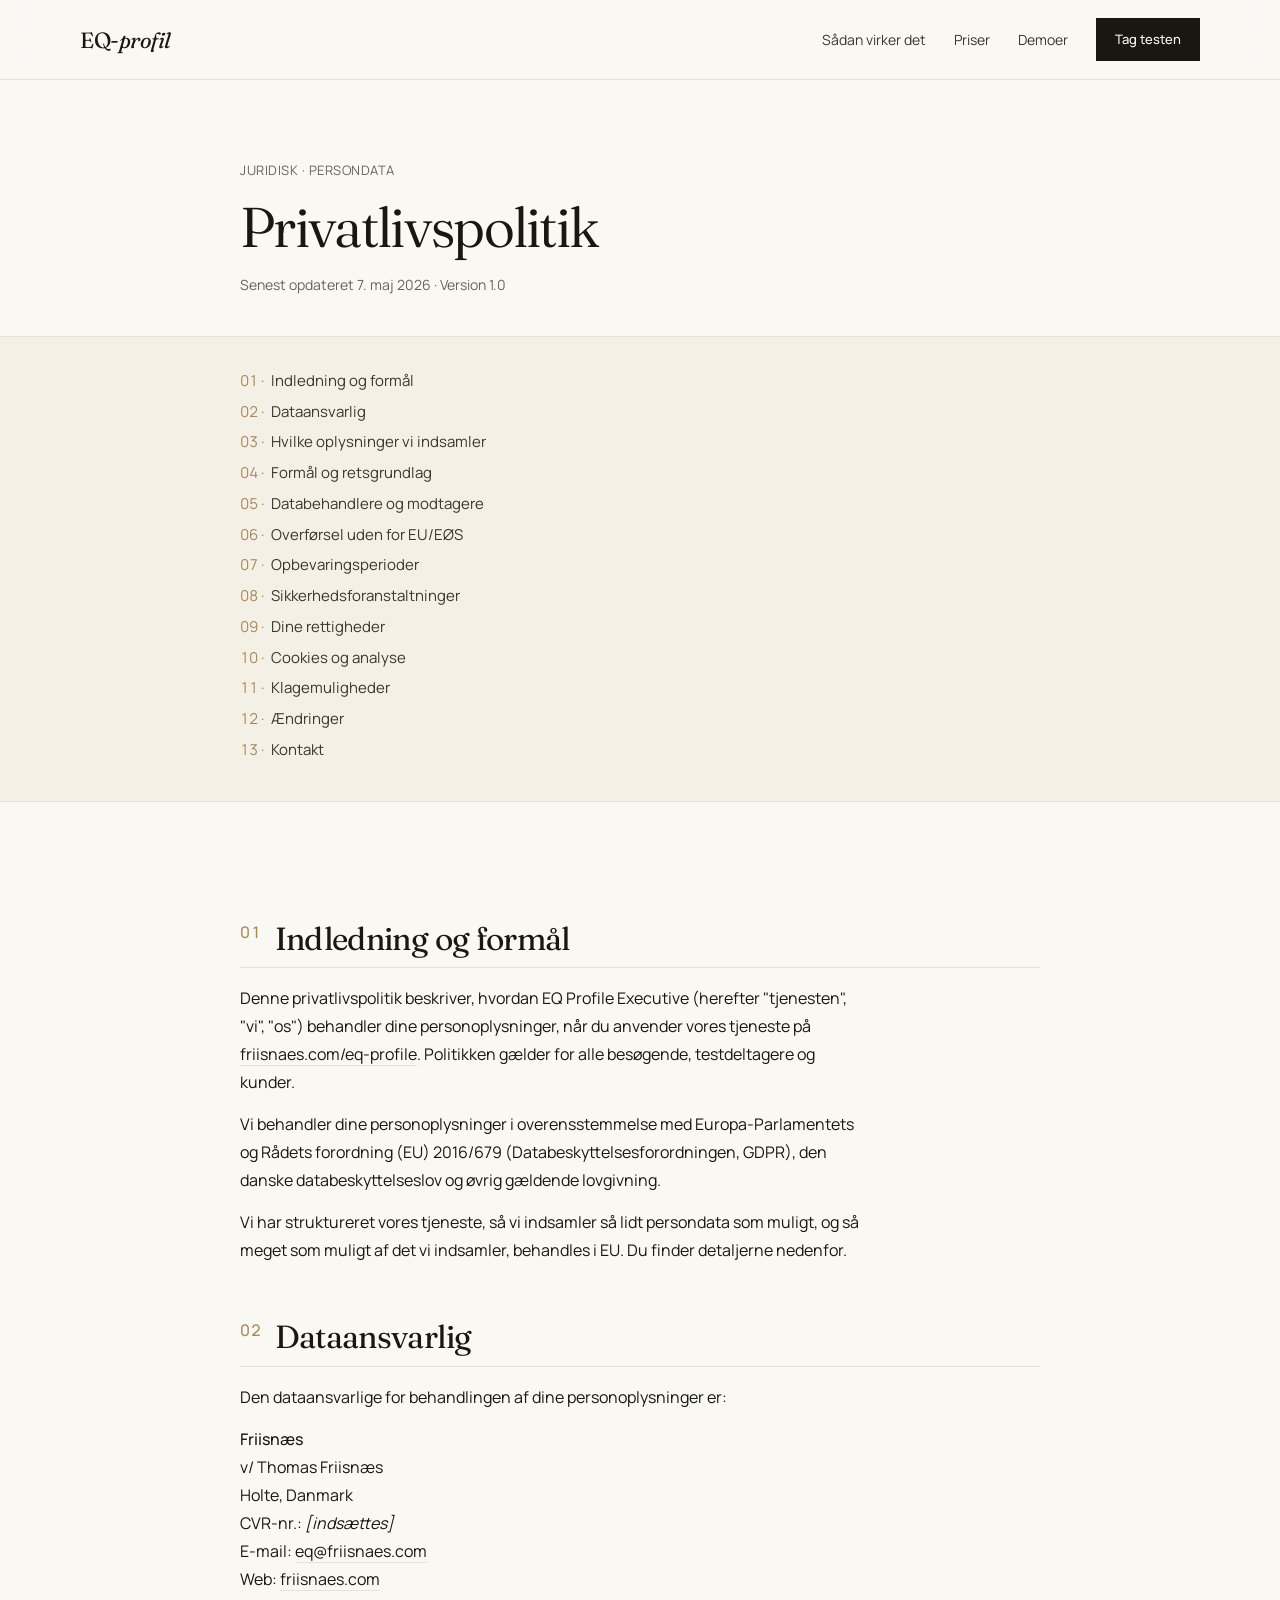
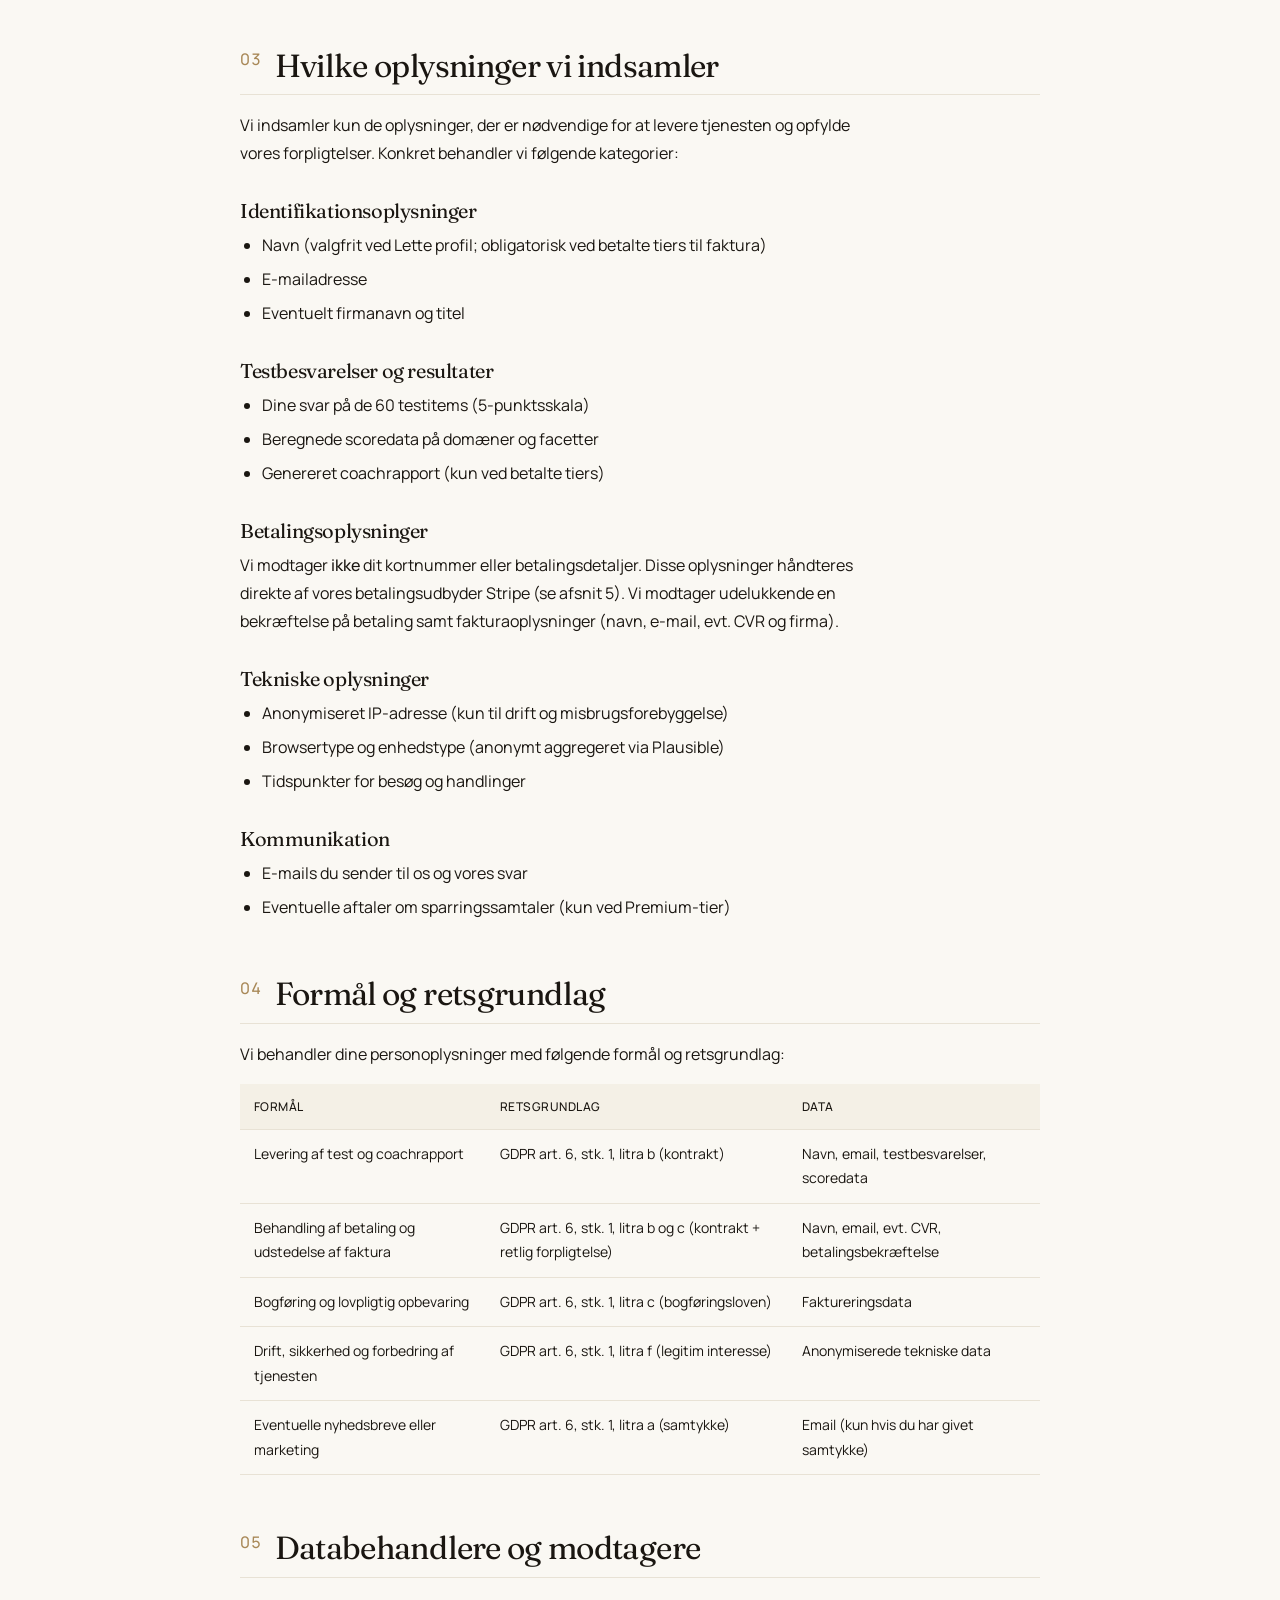
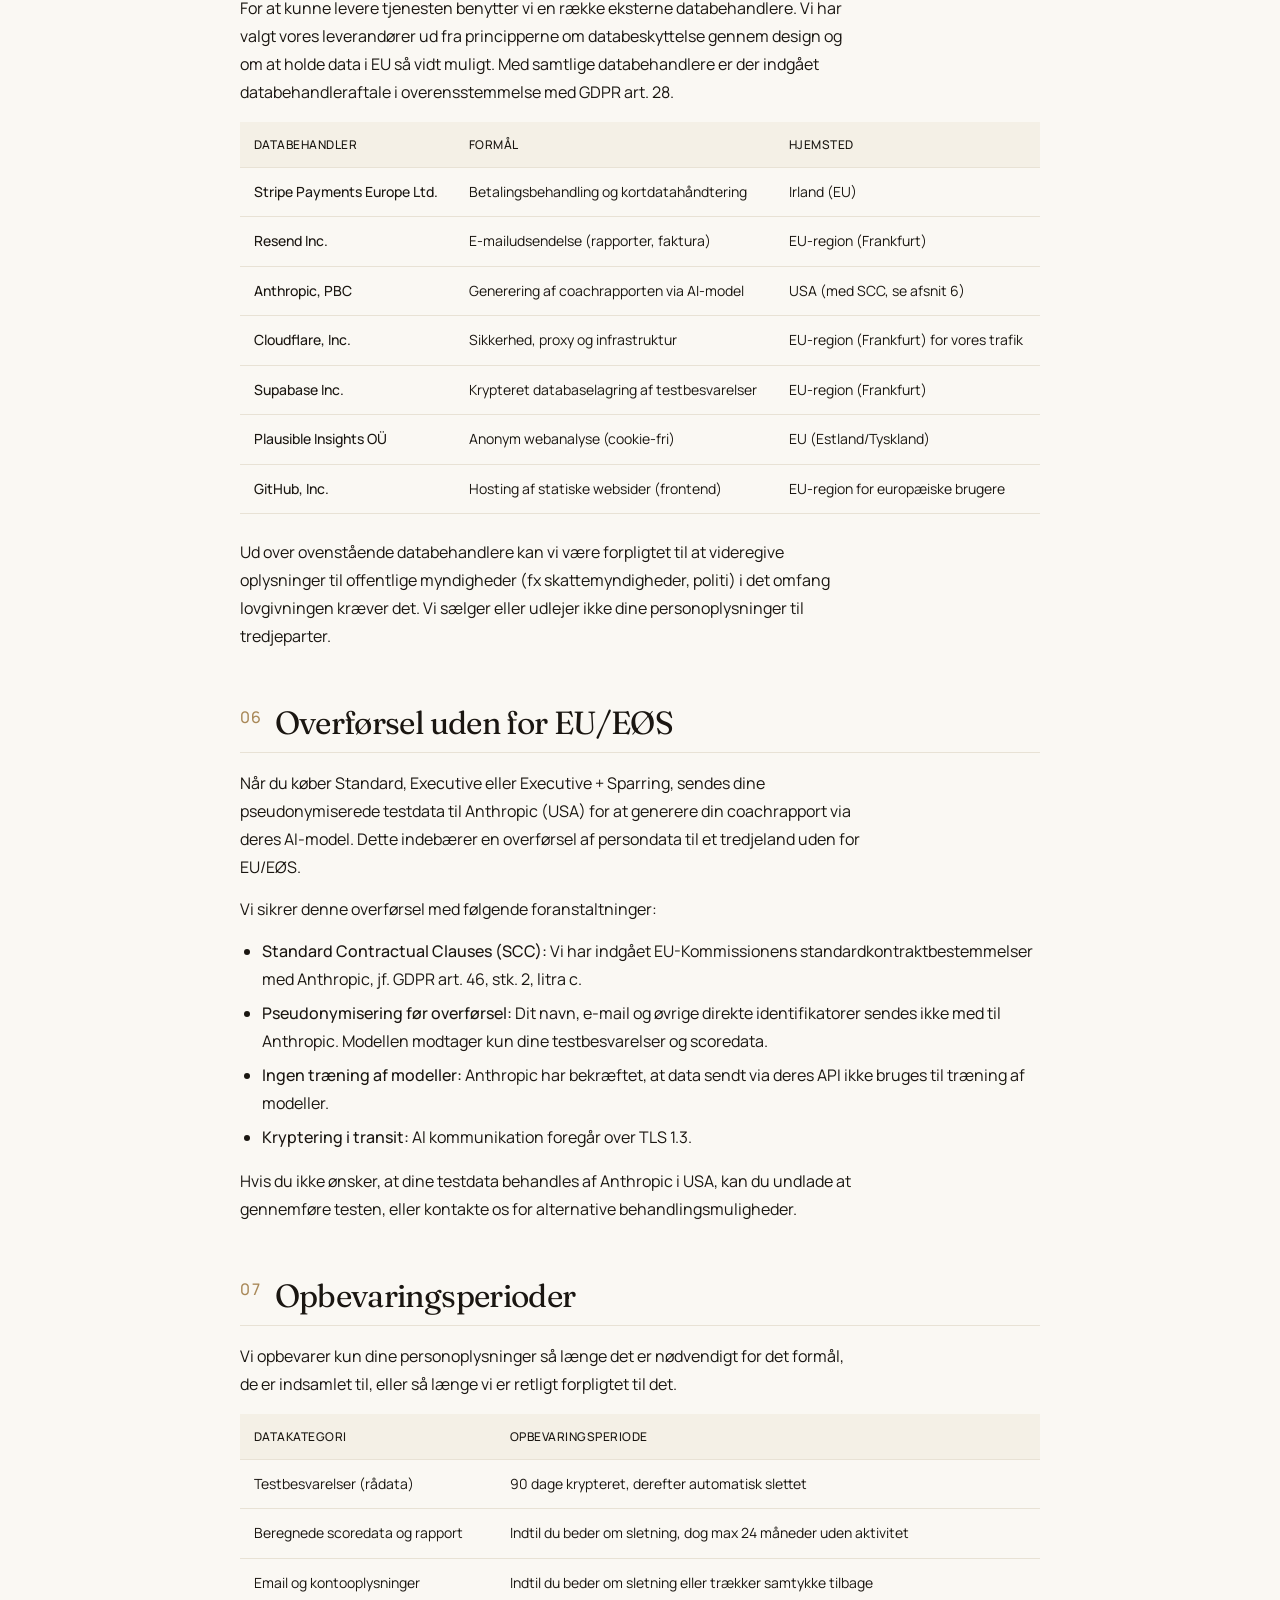
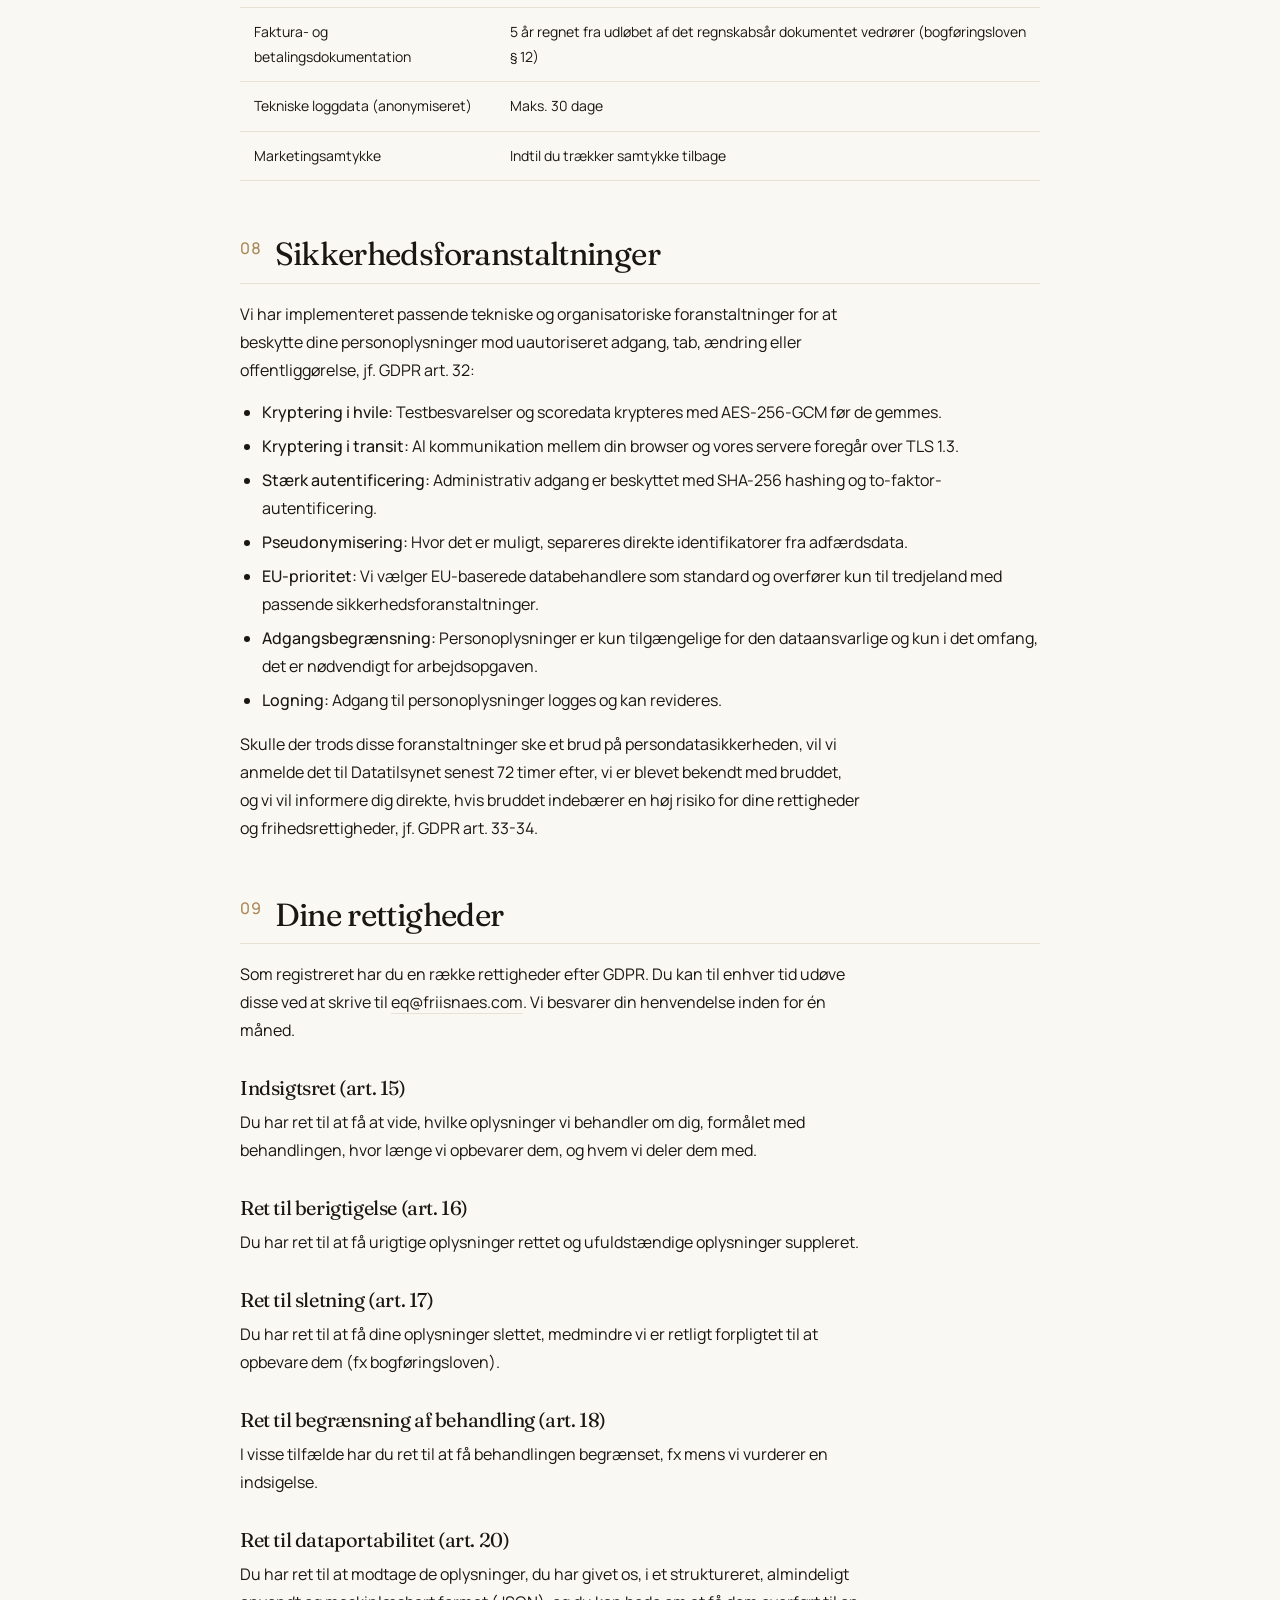
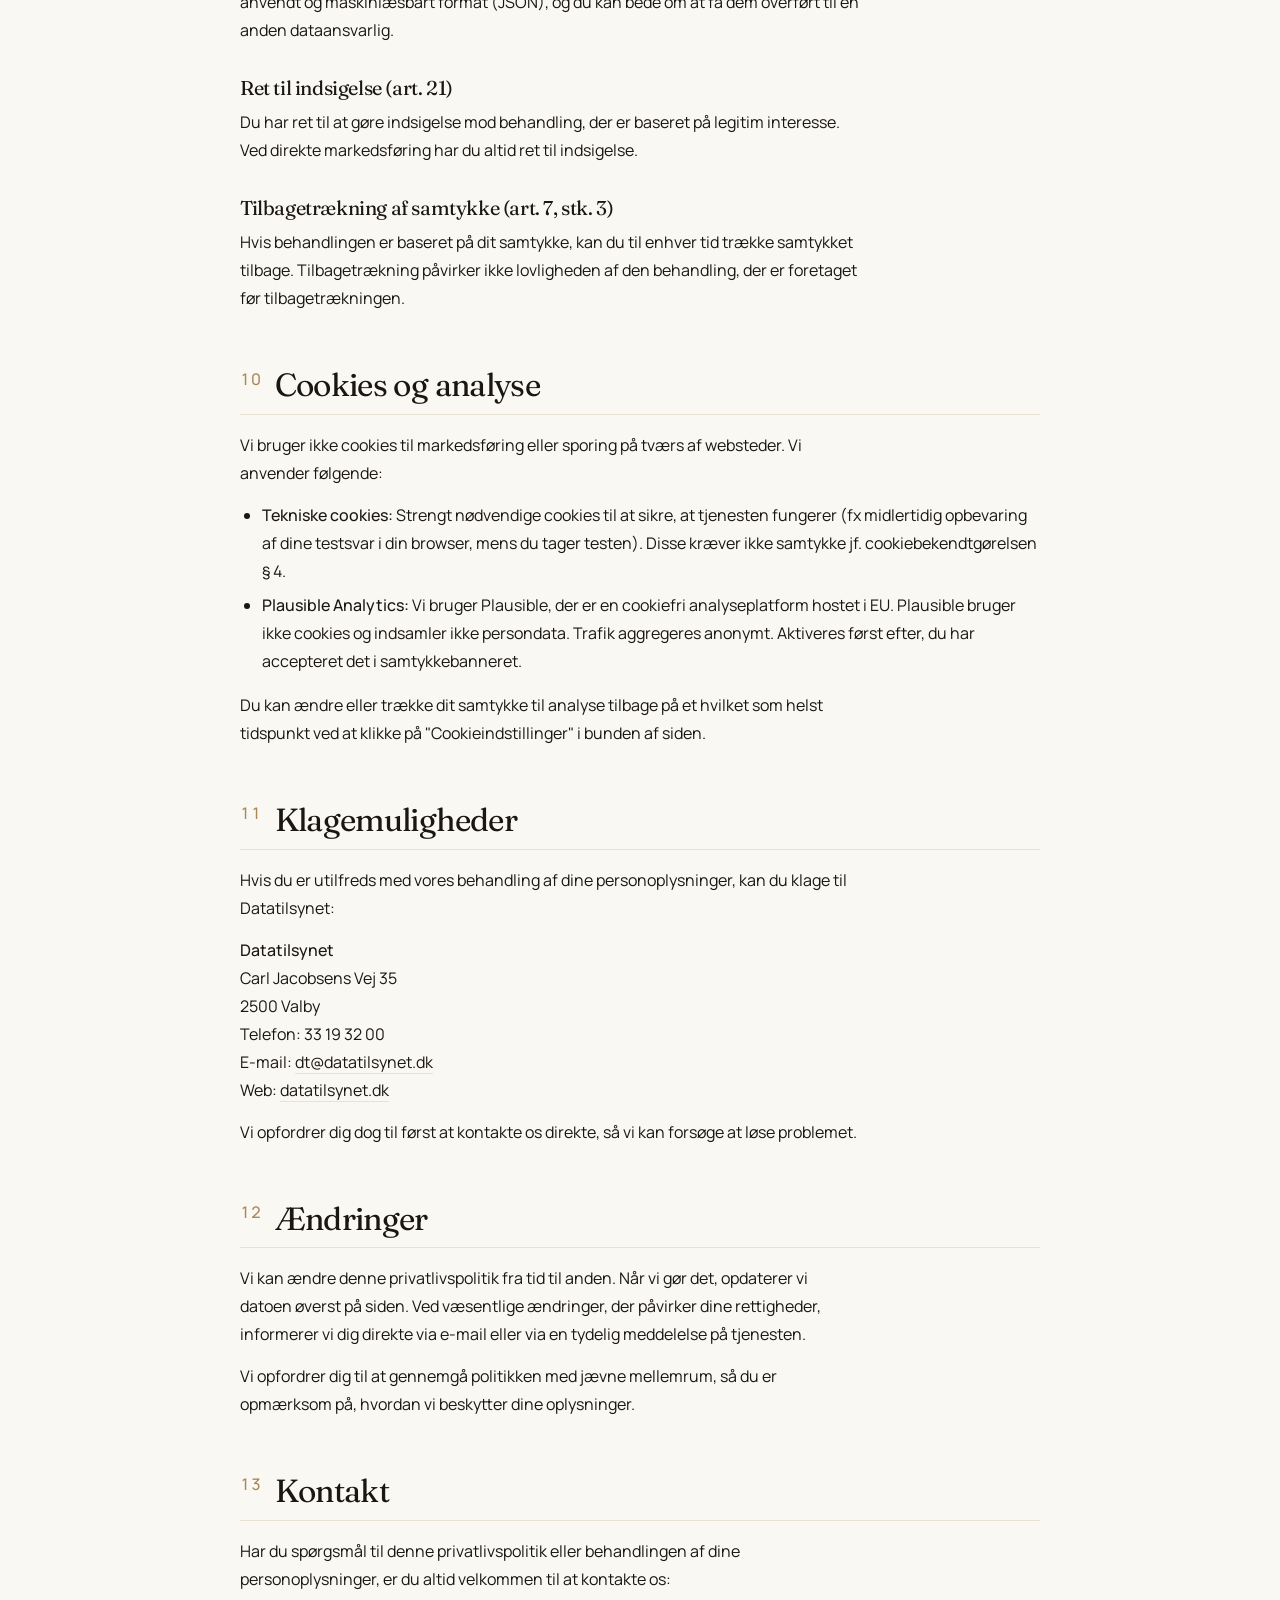
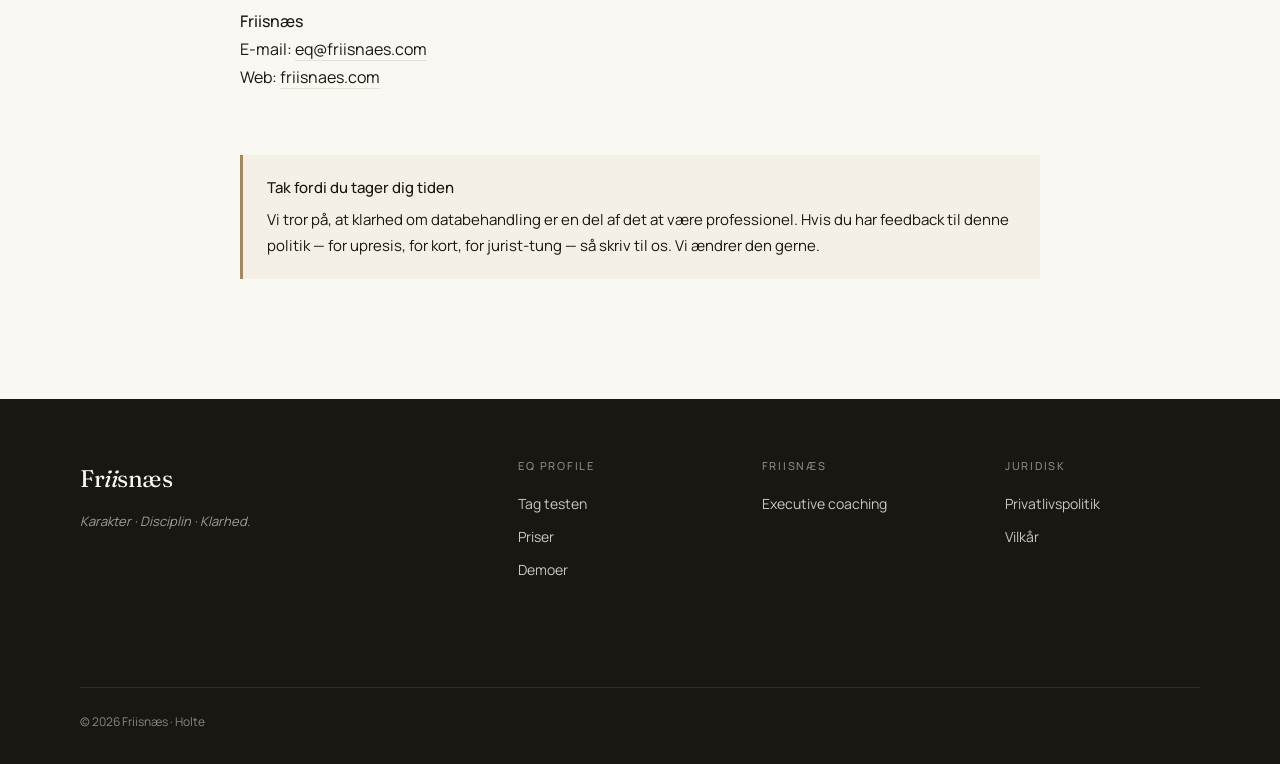
<file: privacy.html>
<!DOCTYPE html>
<html lang="da">
<head>
<meta charset="UTF-8" />
<meta name="viewport" content="width=device-width, initial-scale=1.0" />
<title>Privatlivspolitik | EQ Profile Executive</title>
<meta name="description" content="Privatlivspolitik for EQ Profile Executive. Hvordan vi behandler dine personoplysninger i overensstemmelse med GDPR." />
<meta name="robots" content="noindex, follow" />
<link rel="canonical" href="https://friisnaes.com/eq-profile/privacy.html" />
<style>
/* =====================================================
   EQ Profile — Friisnæs design system
   Editorial, restrained, executive
   ===================================================== */

@import url('https://fonts.googleapis.com/css2?family=Fraunces:ital,opsz,wght@0,9..144,300..600;1,9..144,300..600&family=Manrope:wght@300..600&display=swap');

:root {
  /* Palette — warm editorial */
  --bg: #FAF8F3;
  --bg-alt: #F4F0E6;
  --bg-pure: #FFFFFF;
  --bg-deep: #1A1611;
  --ink: #1A1611;
  --ink-soft: #3D362C;
  --muted: #6B6358;
  --line: #E8E2D5;
  --line-soft: #F0EBDD;

  /* Accents */
  --oxblood: #7C3A40;
  --forest: #2D4A30;
  --gold: #A88857;
  --rose: #C9A0A0;

  /* Score interpretation */
  --score-1: #B85450;
  --score-2: #C9904A;
  --score-3: #5B7A8C;
  --score-4: #4A7958;
  --score-5: #6B5B95;

  /* Type */
  --serif: 'Fraunces', 'Iowan Old Style', Georgia, serif;
  --sans: 'Manrope', -apple-system, BlinkMacSystemFont, sans-serif;

  /* Layout */
  --container: 1200px;
  --container-narrow: 880px;
  --gutter: clamp(20px, 4vw, 40px);
  --section-y: clamp(64px, 9vw, 128px);
}

@media (prefers-color-scheme: dark) {
  :root {
    --bg: #14110D;
    --bg-alt: #1C1814;
    --bg-pure: #0F0D0A;
    --bg-deep: #0F0D0A;
    --ink: #F0EBDD;
    --ink-soft: #C9C0AE;
    --muted: #8B8273;
    --line: #2A251E;
    --line-soft: #1F1B16;
  }
}

* { box-sizing: border-box; }

html { scroll-behavior: smooth; }

body {
  margin: 0;
  font-family: var(--sans);
  font-size: 17px;
  line-height: 1.65;
  color: var(--ink);
  background: var(--bg);
  -webkit-font-smoothing: antialiased;
  -moz-osx-font-smoothing: grayscale;
  font-feature-settings: 'ss01', 'cv11';
}

/* Selection */
::selection { background: var(--ink); color: var(--bg); }

/* Container */
.wrap { max-width: var(--container); margin: 0 auto; padding: 0 var(--gutter); }
.wrap-narrow { max-width: var(--container-narrow); margin: 0 auto; padding: 0 var(--gutter); }

/* Typography */
h1, h2, h3, h4 {
  font-family: var(--serif);
  font-weight: 400;
  letter-spacing: -0.02em;
  margin: 0;
  color: var(--ink);
  font-feature-settings: 'ss01';
}

h1 {
  font-size: clamp(40px, 7vw, 84px);
  line-height: 0.98;
  letter-spacing: -0.035em;
  font-weight: 350;
}

h2 {
  font-size: clamp(32px, 4.5vw, 56px);
  line-height: 1.05;
  letter-spacing: -0.025em;
  font-weight: 350;
}

h3 {
  font-size: clamp(22px, 2.4vw, 28px);
  line-height: 1.2;
  font-weight: 400;
}

h4 {
  font-size: 18px;
  line-height: 1.3;
  font-weight: 500;
  font-family: var(--sans);
  letter-spacing: 0;
}

em, .ital {
  font-style: italic;
  font-feature-settings: 'ss01';
}

p {
  margin: 0 0 1em;
  max-width: 62ch;
}

a {
  color: var(--ink);
  text-decoration: none;
  border-bottom: 0.5px solid var(--line);
  transition: border-color 0.2s, color 0.2s;
}

a:hover { border-color: var(--oxblood); color: var(--oxblood); }

/* Eyebrow / kicker */
.eyebrow {
  font-size: 11px;
  letter-spacing: 0.18em;
  text-transform: uppercase;
  color: var(--muted);
  font-weight: 500;
  margin-bottom: 1.25rem;
}

.eyebrow-num {
  display: inline-block;
  font-family: var(--sans);
  font-variant-numeric: tabular-nums;
  margin-right: 12px;
  color: var(--oxblood);
}

/* Numeric markers (01, 02, 03 — Friisnæs signature) */
.num {
  font-family: var(--sans);
  font-size: 13px;
  font-weight: 500;
  font-variant-numeric: tabular-nums;
  letter-spacing: 0.08em;
  color: var(--oxblood);
}

/* Buttons */
.btn {
  display: inline-flex;
  align-items: center;
  gap: 8px;
  padding: 14px 26px;
  font-family: var(--sans);
  font-size: 14px;
  font-weight: 500;
  letter-spacing: 0.01em;
  border: 1px solid var(--ink);
  border-radius: 0;
  cursor: pointer;
  transition: all 0.2s ease;
  text-decoration: none;
  background: transparent;
  color: var(--ink);
  line-height: 1;
}

.btn:hover { background: var(--ink); color: var(--bg); border-color: var(--ink); }

.btn-primary {
  background: var(--ink);
  color: var(--bg);
  border-color: var(--ink);
}

.btn-primary:hover { background: var(--oxblood); border-color: var(--oxblood); color: var(--bg); }

.btn-ghost {
  border-color: var(--line);
  color: var(--ink-soft);
}

.btn-ghost:hover { border-color: var(--ink); background: transparent; color: var(--ink); }

.btn-arrow::after {
  content: '→';
  margin-left: 4px;
  transition: transform 0.2s;
}
.btn:hover .btn-arrow::after, .btn-arrow:hover::after { transform: translateX(3px); }

/* Section rhythm */
section { padding: var(--section-y) 0; }
.section-pure { background: var(--bg-pure); }
.section-alt { background: var(--bg-alt); }
.section-deep { background: var(--bg-deep); color: var(--bg); }
.section-deep h1, .section-deep h2, .section-deep h3 { color: var(--bg); }
.section-deep .muted, .section-deep .eyebrow { color: rgba(250,248,243,0.6); }

/* Hairline */
.hr { height: 1px; background: var(--line); margin: 0; border: none; }

/* Header / Nav */
.nav {
  position: sticky;
  top: 0;
  z-index: 50;
  background: rgba(250, 248, 243, 0.92);
  backdrop-filter: blur(12px);
  -webkit-backdrop-filter: blur(12px);
  border-bottom: 1px solid var(--line);
}

.nav-inner {
  max-width: var(--container);
  margin: 0 auto;
  padding: 18px var(--gutter);
  display: flex;
  align-items: center;
  justify-content: space-between;
  gap: 24px;
}

.brand {
  font-family: var(--serif);
  font-size: 22px;
  font-weight: 400;
  letter-spacing: -0.02em;
  border: none;
  color: var(--ink);
}

.brand .ii { font-style: italic; }

.nav-links {
  display: flex;
  align-items: center;
  gap: 28px;
  font-size: 14px;
}

.nav-links a {
  border: none;
  color: var(--ink-soft);
  font-weight: 400;
}

.nav-links a:hover { color: var(--oxblood); }

.nav-links a.nav-cta {
  padding: 10px 18px;
  font-size: 13px;
  border: 1px solid var(--ink);
  background: var(--ink);
  color: var(--bg);
  font-weight: 500;
}

.nav-links a.nav-cta:hover { background: var(--oxblood); border-color: var(--oxblood); color: var(--bg); }

@media (max-width: 720px) {
  .nav-links a:not(.nav-cta) { display: none; }
}

/* Hero */
.hero {
  padding: clamp(60px, 10vw, 140px) 0 clamp(60px, 9vw, 120px);
  border-bottom: 1px solid var(--line);
}

.hero-eyebrow {
  font-size: 12px;
  letter-spacing: 0.18em;
  text-transform: uppercase;
  color: var(--oxblood);
  font-weight: 500;
  margin-bottom: 28px;
}

.hero h1 { max-width: 14ch; margin-bottom: 0.4em; }

.hero-lede {
  font-family: var(--serif);
  font-size: clamp(20px, 2.4vw, 26px);
  line-height: 1.4;
  color: var(--ink-soft);
  max-width: 32ch;
  margin: 0 0 2.5rem;
  font-weight: 350;
  font-style: italic;
}

.hero-actions { display: flex; flex-wrap: wrap; gap: 12px; margin-top: 2rem; }

.hero-tagline {
  font-size: 13px;
  letter-spacing: 0.02em;
  color: var(--muted);
  margin-top: 1.5rem;
  font-style: italic;
}

/* Stats strip */
.stats {
  display: grid;
  grid-template-columns: repeat(auto-fit, minmax(160px, 1fr));
  gap: 0;
  border-top: 1px solid var(--line);
  border-bottom: 1px solid var(--line);
}

.stat {
  padding: 32px 24px;
  border-right: 1px solid var(--line);
}
.stat:last-child { border-right: none; }

.stat-num {
  font-family: var(--serif);
  font-size: 44px;
  line-height: 1;
  font-weight: 400;
  letter-spacing: -0.02em;
  color: var(--ink);
  margin-bottom: 8px;
}

.stat-label {
  font-size: 12px;
  letter-spacing: 0.1em;
  text-transform: uppercase;
  color: var(--muted);
}

/* Pricing */
.pricing-grid {
  display: grid;
  grid-template-columns: repeat(auto-fit, minmax(240px, 1fr));
  gap: 0;
  border: 1px solid var(--line);
  background: var(--bg-pure);
}

.pricing-card {
  padding: 36px 28px 32px;
  border-right: 1px solid var(--line);
  position: relative;
  display: flex;
  flex-direction: column;
}
.pricing-card:last-child { border-right: none; }

@media (max-width: 880px) {
  .pricing-card { border-right: none; border-bottom: 1px solid var(--line); }
  .pricing-card:last-child { border-bottom: none; }
}

.pricing-card.featured {
  background: var(--bg-deep);
  color: var(--bg);
}
.pricing-card.featured h3, .pricing-card.featured .price { color: var(--bg); }
.pricing-card.featured .pricing-features { color: rgba(250,248,243,0.78); }
.pricing-card.featured .pricing-tag { background: var(--gold); color: var(--bg-deep); }

.pricing-tag {
  position: absolute;
  top: -1px; left: 50%;
  transform: translate(-50%, -50%);
  background: var(--ink);
  color: var(--bg);
  padding: 4px 14px;
  font-size: 10px;
  letter-spacing: 0.14em;
  text-transform: uppercase;
  font-weight: 500;
}

.pricing-name {
  font-family: var(--serif);
  font-size: 22px;
  letter-spacing: -0.01em;
  margin-bottom: 6px;
  font-weight: 400;
}

.pricing-sub {
  font-size: 13px;
  color: var(--muted);
  margin-bottom: 24px;
  letter-spacing: 0.01em;
}

.price {
  display: flex;
  align-items: baseline;
  gap: 6px;
  margin-bottom: 24px;
}

.price-num {
  font-family: var(--serif);
  font-size: 44px;
  line-height: 1;
  font-weight: 400;
  letter-spacing: -0.025em;
}

.price-cur {
  font-size: 14px;
  color: var(--muted);
  letter-spacing: 0.02em;
}

.pricing-features {
  list-style: none;
  padding: 0;
  margin: 0 0 28px;
  font-size: 14px;
  line-height: 1.6;
  color: var(--ink-soft);
  flex: 1;
}

.pricing-features li {
  padding: 7px 0 7px 22px;
  position: relative;
  border-bottom: 1px solid var(--line-soft);
}
.pricing-features li:last-child { border-bottom: none; }

.pricing-features li::before {
  content: '—';
  position: absolute;
  left: 0;
  color: var(--oxblood);
  font-weight: 500;
}

.pricing-card.featured .pricing-features li {
  border-bottom-color: rgba(250,248,243,0.1);
}
.pricing-card.featured .pricing-features li::before { color: var(--gold); }

/* Demo profile cards */
.demo-grid {
  display: grid;
  grid-template-columns: repeat(auto-fit, minmax(280px, 1fr));
  gap: 1px;
  background: var(--line);
  border: 1px solid var(--line);
}

.demo-card {
  background: var(--bg-pure);
  padding: 32px 28px;
  display: flex;
  flex-direction: column;
  text-decoration: none;
  border: none;
  transition: background 0.2s;
}

.demo-card:hover { background: var(--bg-alt); border: none; }

.demo-num {
  font-size: 12px;
  letter-spacing: 0.14em;
  color: var(--oxblood);
  font-weight: 500;
  margin-bottom: 16px;
  font-variant-numeric: tabular-nums;
}

.demo-name {
  font-family: var(--serif);
  font-size: 26px;
  line-height: 1.1;
  letter-spacing: -0.02em;
  font-weight: 400;
  margin-bottom: 8px;
  color: var(--ink);
}

.demo-name em { color: var(--oxblood); }

.demo-tag {
  font-size: 12px;
  color: var(--muted);
  letter-spacing: 0.04em;
  margin-bottom: 18px;
}

.demo-desc {
  font-size: 14px;
  line-height: 1.55;
  color: var(--ink-soft);
  margin: 0 0 20px;
  flex: 1;
}

.demo-mini-bars {
  display: flex;
  gap: 4px;
  margin-bottom: 16px;
  height: 28px;
  align-items: flex-end;
}

.demo-mini-bars > div {
  flex: 1;
  border-radius: 1px;
  min-height: 4px;
  opacity: 0.85;
}

.demo-cta {
  font-size: 13px;
  font-weight: 500;
  color: var(--ink);
  letter-spacing: 0.02em;
  display: inline-flex;
  align-items: center;
  gap: 6px;
}

.demo-cta::after {
  content: '→';
  transition: transform 0.2s;
}

.demo-card:hover .demo-cta::after { transform: translateX(3px); }

/* Process / 3-up sections */
.three-up {
  display: grid;
  grid-template-columns: repeat(auto-fit, minmax(260px, 1fr));
  gap: 0;
  border-top: 1px solid var(--line);
}

.three-up > div {
  padding: 40px 32px 40px 0;
  border-right: 1px solid var(--line);
}
.three-up > div:last-child { border-right: none; padding-right: 0; }

@media (max-width: 880px) {
  .three-up > div { border-right: none; border-bottom: 1px solid var(--line); padding: 32px 0; }
  .three-up > div:last-child { border-bottom: none; }
}

.three-up h3 { margin-top: 18px; margin-bottom: 12px; }
.three-up .num { display: block; margin-bottom: 8px; }
.three-up p { font-size: 15px; color: var(--ink-soft); margin: 0; }

/* Domain visualization */
.domain-table {
  border-top: 1px solid var(--line);
  border-bottom: 1px solid var(--line);
  background: var(--bg-pure);
}

.domain-row {
  padding: 24px 0;
  border-bottom: 1px solid var(--line-soft);
  display: grid;
  grid-template-columns: 60px 1fr 2fr;
  gap: 32px;
  align-items: baseline;
}

.domain-row:last-child { border-bottom: none; }

.domain-row .num { padding-top: 6px; }

.domain-name {
  font-family: var(--serif);
  font-size: 22px;
  font-weight: 400;
  letter-spacing: -0.01em;
  color: var(--ink);
}

.domain-facets {
  font-size: 14px;
  color: var(--ink-soft);
  line-height: 1.7;
}

.domain-facets em {
  color: var(--ink);
  font-style: italic;
  font-weight: 500;
}

@media (max-width: 720px) {
  .domain-row { grid-template-columns: 1fr; gap: 6px; padding: 20px 0; }
}

/* FAQ */
.faq-grid { display: grid; grid-template-columns: 1fr; gap: 0; border-top: 1px solid var(--line); }

.faq-item {
  padding: 28px 0;
  border-bottom: 1px solid var(--line);
  display: grid;
  grid-template-columns: 60px 1fr;
  gap: 32px;
}

.faq-item .num { padding-top: 6px; }

.faq-q {
  font-family: var(--serif);
  font-size: 22px;
  font-weight: 400;
  letter-spacing: -0.01em;
  color: var(--ink);
  margin: 0 0 8px;
}

.faq-a {
  font-size: 15px;
  color: var(--ink-soft);
  line-height: 1.65;
  margin: 0;
  max-width: 70ch;
}

@media (max-width: 720px) {
  .faq-item { grid-template-columns: 1fr; gap: 4px; }
}

/* Closing CTA */
.closing {
  text-align: left;
  padding: clamp(80px, 12vw, 160px) 0;
}

.closing h2 { max-width: 18ch; margin-bottom: 32px; }
.closing-tag {
  font-style: italic;
  color: var(--muted);
  font-size: 14px;
  margin-top: 24px;
  letter-spacing: 0.01em;
}

/* Footer */
footer {
  background: var(--bg-deep);
  color: rgba(250,248,243,0.78);
  padding: 60px 0 32px;
  font-size: 14px;
}

footer .wrap { display: grid; grid-template-columns: 2fr 1fr 1fr 1fr; gap: 48px; }

@media (max-width: 720px) { footer .wrap { grid-template-columns: 1fr 1fr; } }

footer h4 {
  font-size: 11px;
  letter-spacing: 0.16em;
  text-transform: uppercase;
  color: rgba(250,248,243,0.5);
  margin-bottom: 18px;
  font-weight: 500;
}

footer ul { list-style: none; padding: 0; margin: 0; }
footer li { margin-bottom: 10px; }
footer a {
  color: rgba(250,248,243,0.78);
  border: none;
  font-size: 14px;
}
footer a:hover { color: var(--gold); }

.footer-brand {
  font-family: var(--serif);
  font-size: 24px;
  font-weight: 400;
  color: var(--bg);
  margin-bottom: 12px;
  letter-spacing: -0.02em;
}
.footer-brand .ii { font-style: italic; }

.footer-tag {
  font-size: 13px;
  line-height: 1.6;
  color: rgba(250,248,243,0.6);
  max-width: 32ch;
  margin: 0;
  font-style: italic;
}

.footer-bottom {
  margin-top: 48px;
  padding-top: 24px;
  border-top: 1px solid rgba(250,248,243,0.1);
  display: flex;
  justify-content: space-between;
  flex-wrap: wrap;
  gap: 12px;
  font-size: 12px;
  color: rgba(250,248,243,0.5);
}

/* =====================================================
   Test page specifics
   ===================================================== */

.test-shell {
  min-height: calc(100vh - 200px);
  padding: 60px 0;
}

.test-progress {
  position: sticky;
  top: 60px;
  background: var(--bg);
  padding: 16px 0;
  border-bottom: 1px solid var(--line);
  z-index: 10;
  margin-bottom: 40px;
}

.test-progress-bar {
  height: 2px;
  background: var(--line);
  position: relative;
  margin-top: 8px;
}

.test-progress-bar > div {
  height: 100%;
  background: var(--oxblood);
  transition: width 0.3s ease;
}

.test-progress-meta {
  display: flex;
  justify-content: space-between;
  font-size: 12px;
  letter-spacing: 0.04em;
  color: var(--muted);
}

.test-item {
  padding: 36px 0;
  border-bottom: 1px solid var(--line);
}

.test-item:last-child { border-bottom: none; }

.test-item-num {
  font-size: 11px;
  letter-spacing: 0.16em;
  color: var(--oxblood);
  font-weight: 500;
  font-variant-numeric: tabular-nums;
  margin-bottom: 16px;
}

.test-item-text {
  font-family: var(--serif);
  font-size: clamp(20px, 2.6vw, 26px);
  line-height: 1.35;
  letter-spacing: -0.015em;
  font-weight: 350;
  color: var(--ink);
  margin: 0 0 24px;
  max-width: 30ch;
}

.test-likert {
  display: grid;
  grid-template-columns: repeat(5, 1fr);
  gap: 8px;
}

.test-likert button {
  padding: 16px 8px;
  border: 1px solid var(--line);
  background: transparent;
  font-family: var(--sans);
  font-size: 12px;
  letter-spacing: 0.02em;
  cursor: pointer;
  color: var(--ink-soft);
  transition: all 0.15s;
  line-height: 1.3;
}

.test-likert button:hover {
  border-color: var(--ink-soft);
  color: var(--ink);
}

.test-likert button.sel {
  background: var(--ink);
  color: var(--bg);
  border-color: var(--ink);
  font-weight: 500;
}

.test-nav {
  display: flex;
  justify-content: space-between;
  align-items: center;
  padding: 32px 0;
  margin-top: 32px;
  border-top: 1px solid var(--line);
}

/* Results */
.result-hero {
  padding: 60px 0 40px;
  border-bottom: 1px solid var(--line);
}

.result-score {
  display: flex;
  align-items: baseline;
  gap: 24px;
  margin-top: 32px;
}

.result-score-num {
  font-family: var(--serif);
  font-size: clamp(80px, 14vw, 160px);
  line-height: 0.9;
  font-weight: 350;
  letter-spacing: -0.05em;
}

.result-score-meta { padding-bottom: 12px; }

.result-score-level {
  font-family: var(--serif);
  font-size: clamp(22px, 2.6vw, 28px);
  line-height: 1.2;
  font-weight: 400;
  font-style: italic;
  margin-bottom: 6px;
}

.result-bars {
  padding: 60px 0;
}

.result-bar-row {
  padding: 18px 0;
  border-bottom: 1px solid var(--line-soft);
  display: grid;
  grid-template-columns: 1fr 100px;
  gap: 24px;
  align-items: center;
}

.result-bar-name {
  font-family: var(--serif);
  font-size: 18px;
  letter-spacing: -0.01em;
  font-weight: 400;
}

.result-bar-name.facet {
  font-family: var(--sans);
  font-size: 14px;
  font-weight: 400;
  color: var(--ink-soft);
  padding-left: 24px;
}

.result-bar-track {
  position: relative;
  height: 6px;
  background: var(--line-soft);
  margin-top: 8px;
  grid-column: 1 / -1;
}

.result-bar-fill {
  position: absolute;
  height: 100%;
  top: 0; left: 0;
}

.result-bar-value {
  font-family: var(--serif);
  font-size: 22px;
  font-variant-numeric: tabular-nums;
  text-align: right;
  letter-spacing: -0.01em;
}

.result-domain-block { margin-bottom: 36px; }

/* Locked / upgrade gate */
.lock-gate {
  background: var(--bg-deep);
  color: var(--bg);
  padding: 64px 0;
  position: relative;
  overflow: hidden;
}

.lock-gate h2 { color: var(--bg); max-width: 18ch; margin-bottom: 0.4em; }
.lock-gate p { color: rgba(250,248,243,0.78); max-width: 50ch; }
.lock-gate .btn-primary {
  background: var(--gold);
  border-color: var(--gold);
  color: var(--bg-deep);
}
.lock-gate .btn-primary:hover { background: var(--bg); border-color: var(--bg); color: var(--bg-deep); }

.lock-preview {
  margin-top: 48px;
  padding: 32px;
  border: 1px solid rgba(250,248,243,0.18);
  background: rgba(250,248,243,0.04);
  position: relative;
}

.lock-preview-content {
  filter: blur(3px);
  opacity: 0.55;
  user-select: none;
  pointer-events: none;
}

.lock-preview-icon {
  position: absolute;
  top: 50%; left: 50%;
  transform: translate(-50%, -50%);
  font-family: var(--serif);
  font-size: 13px;
  letter-spacing: 0.16em;
  text-transform: uppercase;
  background: var(--gold);
  color: var(--bg-deep);
  padding: 12px 24px;
  font-weight: 500;
}

/* Subtle animations */
@keyframes fadeUp {
  from { opacity: 0; transform: translateY(10px); }
  to { opacity: 1; transform: translateY(0); }
}

.fade-up { animation: fadeUp 0.5s ease forwards; }

/* Cookie consent */
.cookie-banner {
  position: fixed;
  bottom: 16px;
  left: 16px;
  right: 16px;
  max-width: 480px;
  background: var(--bg-deep);
  color: var(--bg);
  padding: 22px 24px;
  font-size: 13px;
  line-height: 1.55;
  z-index: 100;
  box-shadow: 0 12px 40px rgba(0,0,0,0.18);
  display: none;
}

.cookie-banner.show { display: block; animation: fadeUp 0.4s ease forwards; }

.cookie-banner h4 { color: var(--bg); margin-bottom: 6px; font-size: 14px; }
.cookie-banner p { margin: 0 0 14px; color: rgba(250,248,243,0.78); }
.cookie-banner-actions { display: flex; gap: 8px; }
.cookie-banner button {
  padding: 8px 14px;
  font-size: 12px;
  background: transparent;
  color: var(--bg);
  border: 1px solid rgba(250,248,243,0.3);
  cursor: pointer;
  font-family: var(--sans);
}
.cookie-banner button:hover { background: rgba(250,248,243,0.1); }
.cookie-banner button.primary { background: var(--gold); color: var(--bg-deep); border-color: var(--gold); }
.cookie-banner button.primary:hover { background: var(--bg); border-color: var(--bg); color: var(--bg-deep); }

/* Responsive guards */
@media (max-width: 540px) {
  .test-likert { grid-template-columns: repeat(5, 1fr); gap: 4px; }
  .test-likert button { padding: 12px 4px; font-size: 11px; }
  .stat-num { font-size: 32px; }
}

</style>
<style>
.legal-hero { padding: 80px 0 40px; background: var(--bg); border-bottom: 1px solid var(--line); }
.legal-hero h1 { font-size: 56px; line-height: 1.05; letter-spacing: -0.03em; margin: 16px 0 8px; }
.legal-meta { font-size: 13px; color: var(--muted); letter-spacing: 0.04em; text-transform: uppercase; }
.legal-toc { background: var(--bg-alt); padding: 32px 0; border-bottom: 1px solid var(--line); }
.legal-toc ol { list-style: none; padding: 0; margin: 0; counter-reset: toc; }
.legal-toc li { counter-increment: toc; margin-bottom: 6px; font-size: 15px; }
.legal-toc li::before { content: counter(toc, decimal-leading-zero) " · "; color: var(--gold); font-variant-numeric: tabular-nums; margin-right: 4px; }
.legal-toc a { color: var(--ink-soft); border-bottom-color: transparent; }
.legal-toc a:hover { color: var(--ink); border-bottom-color: var(--ink); }
.legal-body { padding: 64px 0 96px; font-size: 16px; line-height: 1.75; color: var(--ink); }
.legal-body h2 { font-family: var(--serif); font-size: 32px; font-weight: 400; letter-spacing: -0.02em; margin: 56px 0 16px; padding-bottom: 12px; border-bottom: 1px solid var(--line); scroll-margin-top: 24px; }
.legal-body h2 .num { color: var(--gold); font-size: 16px; vertical-align: super; margin-right: 12px; font-variant-numeric: tabular-nums; }
.legal-body h3 { font-family: var(--serif); font-size: 20px; font-weight: 400; margin: 32px 0 8px; }
.legal-body p { margin: 0 0 14px; }
.legal-body ul, .legal-body ol { padding-left: 22px; margin: 8px 0 16px; }
.legal-body li { margin-bottom: 6px; }
.legal-body strong { font-weight: 500; color: var(--ink); }
.legal-body table { width: 100%; border-collapse: collapse; margin: 16px 0 24px; font-size: 14px; }
.legal-body th, .legal-body td { padding: 12px 14px; text-align: left; border-bottom: 1px solid var(--line); vertical-align: top; }
.legal-body th { font-weight: 500; color: var(--ink); background: var(--bg-alt); font-size: 12px; letter-spacing: 0.04em; text-transform: uppercase; }
.legal-callout { background: var(--bg-alt); border-left: 3px solid var(--gold); padding: 20px 24px; margin: 24px 0; font-size: 15px; }
.legal-callout strong { display: block; margin-bottom: 6px; color: var(--ink); }
@media (max-width: 640px) {
  .legal-hero h1 { font-size: 40px; }
  .legal-body h2 { font-size: 26px; }
}
</style>
</head>
<body>

<nav class="nav">
  <div class="nav-inner">
    <a href="index.html" class="brand">EQ-<span class="ii">profil</span></a>
    <div class="nav-links">
      <a href="index.html#hvordan">Sådan virker det</a>
      <a href="index.html#priser">Priser</a>
      <a href="index.html#demoer">Demoer</a>
      <a href="test.html" class="nav-cta">Tag testen</a>
    </div>
  </div>
</nav>

<section class="legal-hero">
  <div class="wrap-narrow">
    <div class="legal-meta">Juridisk · Persondata</div>
    <h1>Privatlivspolitik</h1>
    <p style="font-size: 14px; color: var(--muted); margin: 16px 0 0;">Senest opdateret 7. maj 2026 · Version 1.0</p>
  </div>
</section>

<section class="legal-toc">
  <div class="wrap-narrow">
    <ol>
      <li><a href="#indledning">Indledning og formål</a></li>
      <li><a href="#dataansvarlig">Dataansvarlig</a></li>
      <li><a href="#oplysninger">Hvilke oplysninger vi indsamler</a></li>
      <li><a href="#formaal">Formål og retsgrundlag</a></li>
      <li><a href="#databehandlere">Databehandlere og modtagere</a></li>
      <li><a href="#international">Overførsel uden for EU/EØS</a></li>
      <li><a href="#opbevaring">Opbevaringsperioder</a></li>
      <li><a href="#sikkerhed">Sikkerhedsforanstaltninger</a></li>
      <li><a href="#rettigheder">Dine rettigheder</a></li>
      <li><a href="#cookies">Cookies og analyse</a></li>
      <li><a href="#klage">Klagemuligheder</a></li>
      <li><a href="#aendringer">Ændringer</a></li>
      <li><a href="#kontakt">Kontakt</a></li>
    </ol>
  </div>
</section>

<section class="legal-body">
  <div class="wrap-narrow">

    <h2 id="indledning"><span class="num">01</span>Indledning og formål</h2>
    <p>Denne privatlivspolitik beskriver, hvordan EQ Profile Executive (herefter "tjenesten", "vi", "os") behandler dine personoplysninger, når du anvender vores tjeneste på <a href="https://friisnaes.com/eq-profile/">friisnaes.com/eq-profile</a>. Politikken gælder for alle besøgende, testdeltagere og kunder.</p>
    <p>Vi behandler dine personoplysninger i overensstemmelse med Europa-Parlamentets og Rådets forordning (EU) 2016/679 (Databeskyttelsesforordningen, GDPR), den danske databeskyttelseslov og øvrig gældende lovgivning.</p>
    <p>Vi har struktureret vores tjeneste, så vi indsamler så lidt persondata som muligt, og så meget som muligt af det vi indsamler, behandles i EU. Du finder detaljerne nedenfor.</p>

    <h2 id="dataansvarlig"><span class="num">02</span>Dataansvarlig</h2>
    <p>Den dataansvarlige for behandlingen af dine personoplysninger er:</p>
    <p>
      <strong>Friisnæs</strong><br />
      v/ Thomas Friisnæs<br />
      Holte, Danmark<br />
      CVR-nr.: <em>[indsættes]</em><br />
      E-mail: <a href="mailto:eq@friisnaes.com">eq@friisnaes.com</a><br />
      Web: <a href="https://friisnaes.com">friisnaes.com</a>
    </p>

    <h2 id="oplysninger"><span class="num">03</span>Hvilke oplysninger vi indsamler</h2>
    <p>Vi indsamler kun de oplysninger, der er nødvendige for at levere tjenesten og opfylde vores forpligtelser. Konkret behandler vi følgende kategorier:</p>

    <h3>Identifikationsoplysninger</h3>
    <ul>
      <li>Navn (valgfrit ved Lette profil; obligatorisk ved betalte tiers til faktura)</li>
      <li>E-mailadresse</li>
      <li>Eventuelt firmanavn og titel</li>
    </ul>

    <h3>Testbesvarelser og resultater</h3>
    <ul>
      <li>Dine svar på de 60 testitems (5-punktsskala)</li>
      <li>Beregnede scoredata på domæner og facetter</li>
      <li>Genereret coachrapport (kun ved betalte tiers)</li>
    </ul>

    <h3>Betalingsoplysninger</h3>
    <p>Vi modtager <strong>ikke</strong> dit kortnummer eller betalingsdetaljer. Disse oplysninger håndteres direkte af vores betalingsudbyder Stripe (se afsnit 5). Vi modtager udelukkende en bekræftelse på betaling samt fakturaoplysninger (navn, e-mail, evt. CVR og firma).</p>

    <h3>Tekniske oplysninger</h3>
    <ul>
      <li>Anonymiseret IP-adresse (kun til drift og misbrugsforebyggelse)</li>
      <li>Browsertype og enhedstype (anonymt aggregeret via Plausible)</li>
      <li>Tidspunkter for besøg og handlinger</li>
    </ul>

    <h3>Kommunikation</h3>
    <ul>
      <li>E-mails du sender til os og vores svar</li>
      <li>Eventuelle aftaler om sparringssamtaler (kun ved Premium-tier)</li>
    </ul>

    <h2 id="formaal"><span class="num">04</span>Formål og retsgrundlag</h2>
    <p>Vi behandler dine personoplysninger med følgende formål og retsgrundlag:</p>

    <table>
      <thead>
        <tr><th>Formål</th><th>Retsgrundlag</th><th>Data</th></tr>
      </thead>
      <tbody>
        <tr>
          <td>Levering af test og coachrapport</td>
          <td>GDPR art. 6, stk. 1, litra b (kontrakt)</td>
          <td>Navn, email, testbesvarelser, scoredata</td>
        </tr>
        <tr>
          <td>Behandling af betaling og udstedelse af faktura</td>
          <td>GDPR art. 6, stk. 1, litra b og c (kontrakt + retlig forpligtelse)</td>
          <td>Navn, email, evt. CVR, betalingsbekræftelse</td>
        </tr>
        <tr>
          <td>Bogføring og lovpligtig opbevaring</td>
          <td>GDPR art. 6, stk. 1, litra c (bogføringsloven)</td>
          <td>Faktureringsdata</td>
        </tr>
        <tr>
          <td>Drift, sikkerhed og forbedring af tjenesten</td>
          <td>GDPR art. 6, stk. 1, litra f (legitim interesse)</td>
          <td>Anonymiserede tekniske data</td>
        </tr>
        <tr>
          <td>Eventuelle nyhedsbreve eller marketing</td>
          <td>GDPR art. 6, stk. 1, litra a (samtykke)</td>
          <td>Email (kun hvis du har givet samtykke)</td>
        </tr>
      </tbody>
    </table>

    <h2 id="databehandlere"><span class="num">05</span>Databehandlere og modtagere</h2>
    <p>For at kunne levere tjenesten benytter vi en række eksterne databehandlere. Vi har valgt vores leverandører ud fra principperne om databeskyttelse gennem design og om at holde data i EU så vidt muligt. Med samtlige databehandlere er der indgået databehandleraftale i overensstemmelse med GDPR art. 28.</p>

    <table>
      <thead>
        <tr><th>Databehandler</th><th>Formål</th><th>Hjemsted</th></tr>
      </thead>
      <tbody>
        <tr>
          <td><strong>Stripe Payments Europe Ltd.</strong></td>
          <td>Betalingsbehandling og kortdatahåndtering</td>
          <td>Irland (EU)</td>
        </tr>
        <tr>
          <td><strong>Resend Inc.</strong></td>
          <td>E-mailudsendelse (rapporter, faktura)</td>
          <td>EU-region (Frankfurt)</td>
        </tr>
        <tr>
          <td><strong>Anthropic, PBC</strong></td>
          <td>Generering af coachrapporten via AI-model</td>
          <td>USA (med SCC, se afsnit 6)</td>
        </tr>
        <tr>
          <td><strong>Cloudflare, Inc.</strong></td>
          <td>Sikkerhed, proxy og infrastruktur</td>
          <td>EU-region (Frankfurt) for vores trafik</td>
        </tr>
        <tr>
          <td><strong>Supabase Inc.</strong></td>
          <td>Krypteret databaselagring af testbesvarelser</td>
          <td>EU-region (Frankfurt)</td>
        </tr>
        <tr>
          <td><strong>Plausible Insights OÜ</strong></td>
          <td>Anonym webanalyse (cookie-fri)</td>
          <td>EU (Estland/Tyskland)</td>
        </tr>
        <tr>
          <td><strong>GitHub, Inc.</strong></td>
          <td>Hosting af statiske websider (frontend)</td>
          <td>EU-region for europæiske brugere</td>
        </tr>
      </tbody>
    </table>

    <p>Ud over ovenstående databehandlere kan vi være forpligtet til at videregive oplysninger til offentlige myndigheder (fx skattemyndigheder, politi) i det omfang lovgivningen kræver det. Vi sælger eller udlejer ikke dine personoplysninger til tredjeparter.</p>

    <h2 id="international"><span class="num">06</span>Overførsel uden for EU/EØS</h2>
    <p>Når du køber Standard, Executive eller Executive + Sparring, sendes dine pseudonymiserede testdata til Anthropic (USA) for at generere din coachrapport via deres AI-model. Dette indebærer en overførsel af persondata til et tredjeland uden for EU/EØS.</p>

    <p>Vi sikrer denne overførsel med følgende foranstaltninger:</p>
    <ul>
      <li><strong>Standard Contractual Clauses (SCC):</strong> Vi har indgået EU-Kommissionens standardkontraktbestemmelser med Anthropic, jf. GDPR art. 46, stk. 2, litra c.</li>
      <li><strong>Pseudonymisering før overførsel:</strong> Dit navn, e-mail og øvrige direkte identifikatorer sendes ikke med til Anthropic. Modellen modtager kun dine testbesvarelser og scoredata.</li>
      <li><strong>Ingen træning af modeller:</strong> Anthropic har bekræftet, at data sendt via deres API ikke bruges til træning af modeller.</li>
      <li><strong>Kryptering i transit:</strong> Al kommunikation foregår over TLS 1.3.</li>
    </ul>
    <p>Hvis du ikke ønsker, at dine testdata behandles af Anthropic i USA, kan du undlade at gennemføre testen, eller kontakte os for alternative behandlingsmuligheder.</p>

    <h2 id="opbevaring"><span class="num">07</span>Opbevaringsperioder</h2>
    <p>Vi opbevarer kun dine personoplysninger så længe det er nødvendigt for det formål, de er indsamlet til, eller så længe vi er retligt forpligtet til det.</p>

    <table>
      <thead>
        <tr><th>Datakategori</th><th>Opbevaringsperiode</th></tr>
      </thead>
      <tbody>
        <tr>
          <td>Testbesvarelser (rådata)</td>
          <td>90 dage krypteret, derefter automatisk slettet</td>
        </tr>
        <tr>
          <td>Beregnede scoredata og rapport</td>
          <td>Indtil du beder om sletning, dog max 24 måneder uden aktivitet</td>
        </tr>
        <tr>
          <td>Email og kontooplysninger</td>
          <td>Indtil du beder om sletning eller trækker samtykke tilbage</td>
        </tr>
        <tr>
          <td>Faktura- og betalingsdokumentation</td>
          <td>5 år regnet fra udløbet af det regnskabsår dokumentet vedrører (bogføringsloven § 12)</td>
        </tr>
        <tr>
          <td>Tekniske loggdata (anonymiseret)</td>
          <td>Maks. 30 dage</td>
        </tr>
        <tr>
          <td>Marketingsamtykke</td>
          <td>Indtil du trækker samtykke tilbage</td>
        </tr>
      </tbody>
    </table>

    <h2 id="sikkerhed"><span class="num">08</span>Sikkerhedsforanstaltninger</h2>
    <p>Vi har implementeret passende tekniske og organisatoriske foranstaltninger for at beskytte dine personoplysninger mod uautoriseret adgang, tab, ændring eller offentliggørelse, jf. GDPR art. 32:</p>
    <ul>
      <li><strong>Kryptering i hvile:</strong> Testbesvarelser og scoredata krypteres med AES-256-GCM før de gemmes.</li>
      <li><strong>Kryptering i transit:</strong> Al kommunikation mellem din browser og vores servere foregår over TLS 1.3.</li>
      <li><strong>Stærk autentificering:</strong> Administrativ adgang er beskyttet med SHA-256 hashing og to-faktor-autentificering.</li>
      <li><strong>Pseudonymisering:</strong> Hvor det er muligt, separeres direkte identifikatorer fra adfærdsdata.</li>
      <li><strong>EU-prioritet:</strong> Vi vælger EU-baserede databehandlere som standard og overfører kun til tredjeland med passende sikkerhedsforanstaltninger.</li>
      <li><strong>Adgangsbegrænsning:</strong> Personoplysninger er kun tilgængelige for den dataansvarlige og kun i det omfang, det er nødvendigt for arbejdsopgaven.</li>
      <li><strong>Logning:</strong> Adgang til personoplysninger logges og kan revideres.</li>
    </ul>

    <p>Skulle der trods disse foranstaltninger ske et brud på persondatasikkerheden, vil vi anmelde det til Datatilsynet senest 72 timer efter, vi er blevet bekendt med bruddet, og vi vil informere dig direkte, hvis bruddet indebærer en høj risiko for dine rettigheder og frihedsrettigheder, jf. GDPR art. 33-34.</p>

    <h2 id="rettigheder"><span class="num">09</span>Dine rettigheder</h2>
    <p>Som registreret har du en række rettigheder efter GDPR. Du kan til enhver tid udøve disse ved at skrive til <a href="mailto:eq@friisnaes.com">eq@friisnaes.com</a>. Vi besvarer din henvendelse inden for én måned.</p>

    <h3>Indsigtsret (art. 15)</h3>
    <p>Du har ret til at få at vide, hvilke oplysninger vi behandler om dig, formålet med behandlingen, hvor længe vi opbevarer dem, og hvem vi deler dem med.</p>

    <h3>Ret til berigtigelse (art. 16)</h3>
    <p>Du har ret til at få urigtige oplysninger rettet og ufuldstændige oplysninger suppleret.</p>

    <h3>Ret til sletning (art. 17)</h3>
    <p>Du har ret til at få dine oplysninger slettet, medmindre vi er retligt forpligtet til at opbevare dem (fx bogføringsloven).</p>

    <h3>Ret til begrænsning af behandling (art. 18)</h3>
    <p>I visse tilfælde har du ret til at få behandlingen begrænset, fx mens vi vurderer en indsigelse.</p>

    <h3>Ret til dataportabilitet (art. 20)</h3>
    <p>Du har ret til at modtage de oplysninger, du har givet os, i et struktureret, almindeligt anvendt og maskinlæsbart format (JSON), og du kan bede om at få dem overført til en anden dataansvarlig.</p>

    <h3>Ret til indsigelse (art. 21)</h3>
    <p>Du har ret til at gøre indsigelse mod behandling, der er baseret på legitim interesse. Ved direkte markedsføring har du altid ret til indsigelse.</p>

    <h3>Tilbagetrækning af samtykke (art. 7, stk. 3)</h3>
    <p>Hvis behandlingen er baseret på dit samtykke, kan du til enhver tid trække samtykket tilbage. Tilbagetrækning påvirker ikke lovligheden af den behandling, der er foretaget før tilbagetrækningen.</p>

    <h2 id="cookies"><span class="num">10</span>Cookies og analyse</h2>
    <p>Vi bruger ikke cookies til markedsføring eller sporing på tværs af websteder. Vi anvender følgende:</p>
    <ul>
      <li><strong>Tekniske cookies:</strong> Strengt nødvendige cookies til at sikre, at tjenesten fungerer (fx midlertidig opbevaring af dine testsvar i din browser, mens du tager testen). Disse kræver ikke samtykke jf. cookiebekendtgørelsen § 4.</li>
      <li><strong>Plausible Analytics:</strong> Vi bruger Plausible, der er en cookiefri analyseplatform hostet i EU. Plausible bruger ikke cookies og indsamler ikke persondata. Trafik aggregeres anonymt. Aktiveres først efter, du har accepteret det i samtykkebanneret.</li>
    </ul>
    <p>Du kan ændre eller trække dit samtykke til analyse tilbage på et hvilket som helst tidspunkt ved at klikke på "Cookieindstillinger" i bunden af siden.</p>

    <h2 id="klage"><span class="num">11</span>Klagemuligheder</h2>
    <p>Hvis du er utilfreds med vores behandling af dine personoplysninger, kan du klage til Datatilsynet:</p>
    <p>
      <strong>Datatilsynet</strong><br />
      Carl Jacobsens Vej 35<br />
      2500 Valby<br />
      Telefon: 33 19 32 00<br />
      E-mail: <a href="mailto:dt@datatilsynet.dk">dt@datatilsynet.dk</a><br />
      Web: <a href="https://www.datatilsynet.dk">datatilsynet.dk</a>
    </p>
    <p>Vi opfordrer dig dog til først at kontakte os direkte, så vi kan forsøge at løse problemet.</p>

    <h2 id="aendringer"><span class="num">12</span>Ændringer</h2>
    <p>Vi kan ændre denne privatlivspolitik fra tid til anden. Når vi gør det, opdaterer vi datoen øverst på siden. Ved væsentlige ændringer, der påvirker dine rettigheder, informerer vi dig direkte via e-mail eller via en tydelig meddelelse på tjenesten.</p>
    <p>Vi opfordrer dig til at gennemgå politikken med jævne mellemrum, så du er opmærksom på, hvordan vi beskytter dine oplysninger.</p>

    <h2 id="kontakt"><span class="num">13</span>Kontakt</h2>
    <p>Har du spørgsmål til denne privatlivspolitik eller behandlingen af dine personoplysninger, er du altid velkommen til at kontakte os:</p>
    <p>
      <strong>Friisnæs</strong><br />
      E-mail: <a href="mailto:eq@friisnaes.com">eq@friisnaes.com</a><br />
      Web: <a href="https://friisnaes.com">friisnaes.com</a>
    </p>

    <div class="legal-callout" style="margin-top: 64px;">
      <strong>Tak fordi du tager dig tiden</strong>
      Vi tror på, at klarhed om databehandling er en del af det at være professionel. Hvis du har feedback til denne politik — for upresis, for kort, for jurist-tung — så skriv til os. Vi ændrer den gerne.
    </div>

  </div>
</section>

<footer>
  <div class="wrap">
    <div>
      <div class="footer-brand">Fr<span class="ii">ii</span>snæs</div>
      <p class="footer-tag">Karakter · Disciplin · Klarhed.</p>
    </div>
    <div>
      <h4>EQ Profile</h4>
      <ul>
        <li><a href="test.html">Tag testen</a></li>
        <li><a href="index.html#priser">Priser</a></li>
        <li><a href="index.html#demoer">Demoer</a></li>
      </ul>
    </div>
    <div>
      <h4>Friisnæs</h4>
      <ul><li><a href="https://friisnaes.com">Executive coaching</a></li></ul>
    </div>
    <div>
      <h4>Juridisk</h4>
      <ul>
        <li><a href="privacy.html">Privatlivspolitik</a></li>
        <li><a href="terms.html">Vilkår</a></li>
      </ul>
    </div>
    <div class="footer-bottom" style="grid-column: 1 / -1;">
      <span>© 2026 Friisnæs · Holte</span>
    </div>
  </div>
</footer>

</body>
</html>
</file>
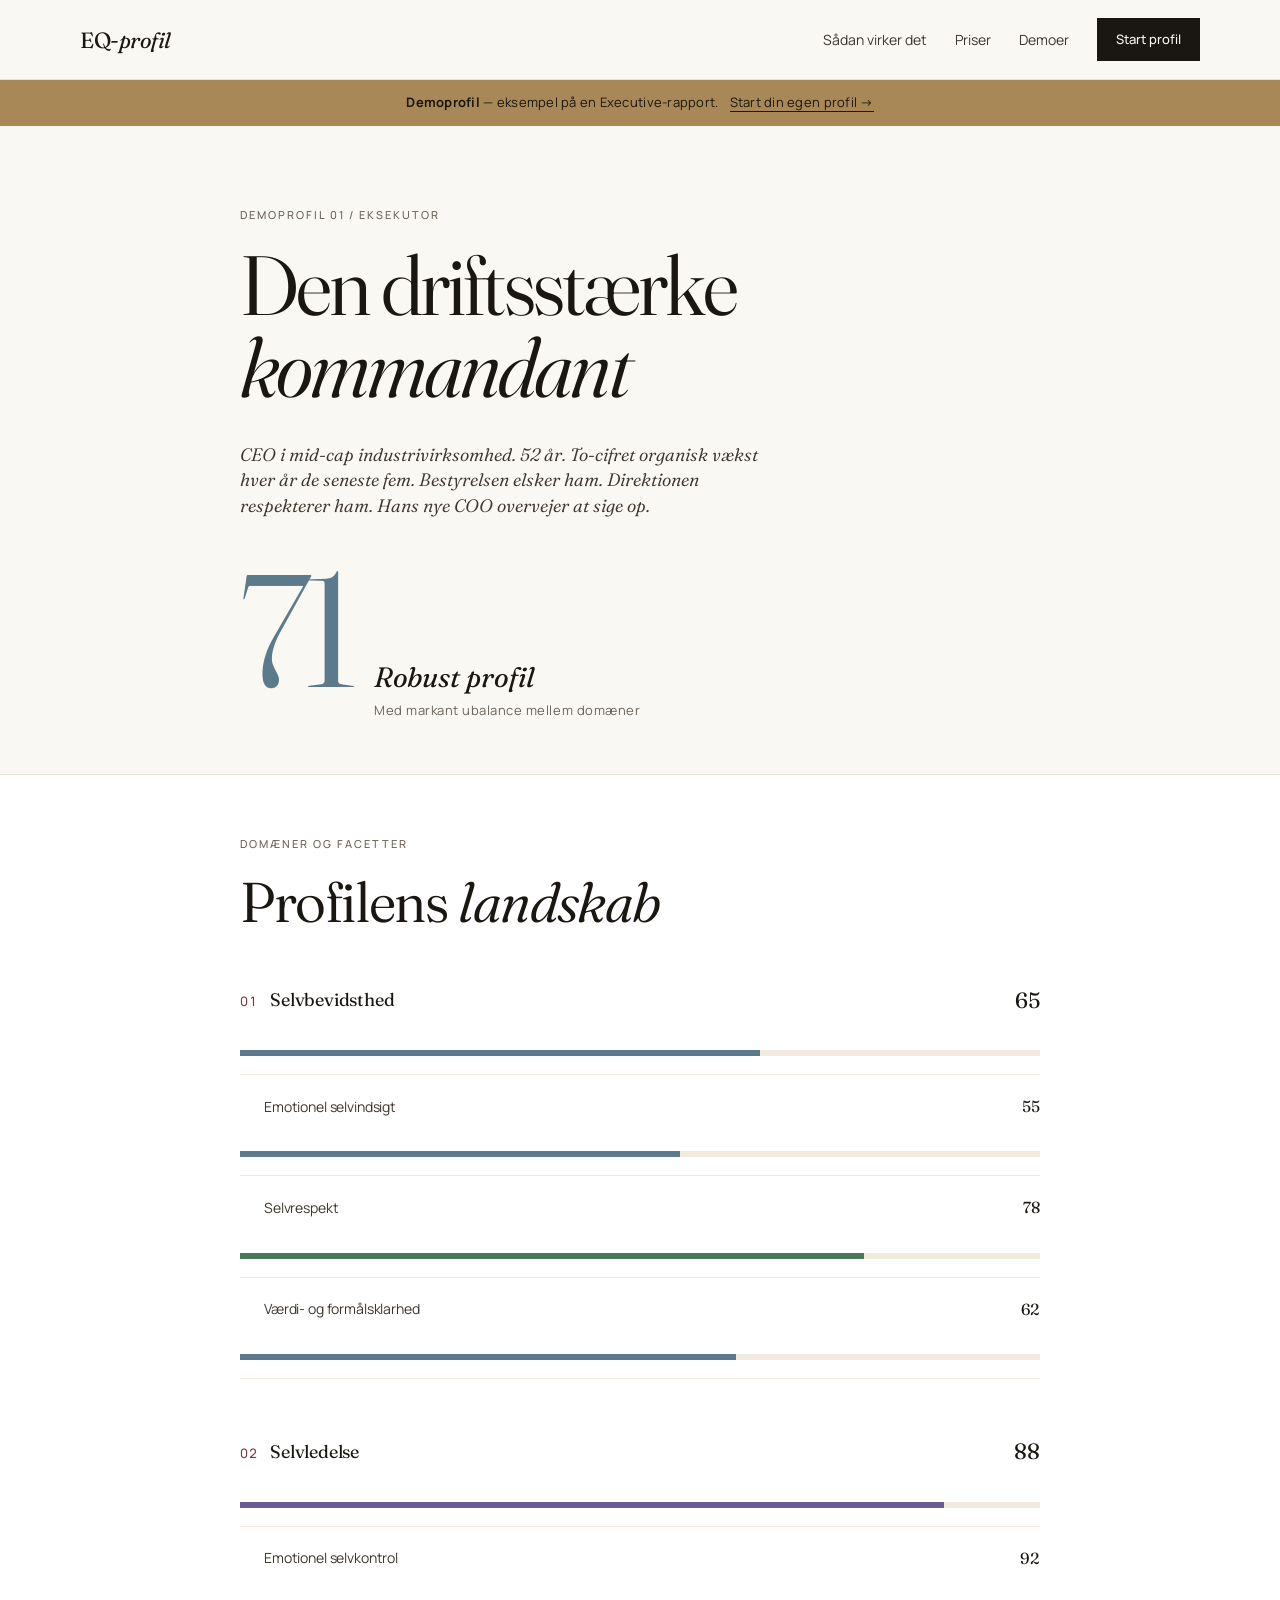
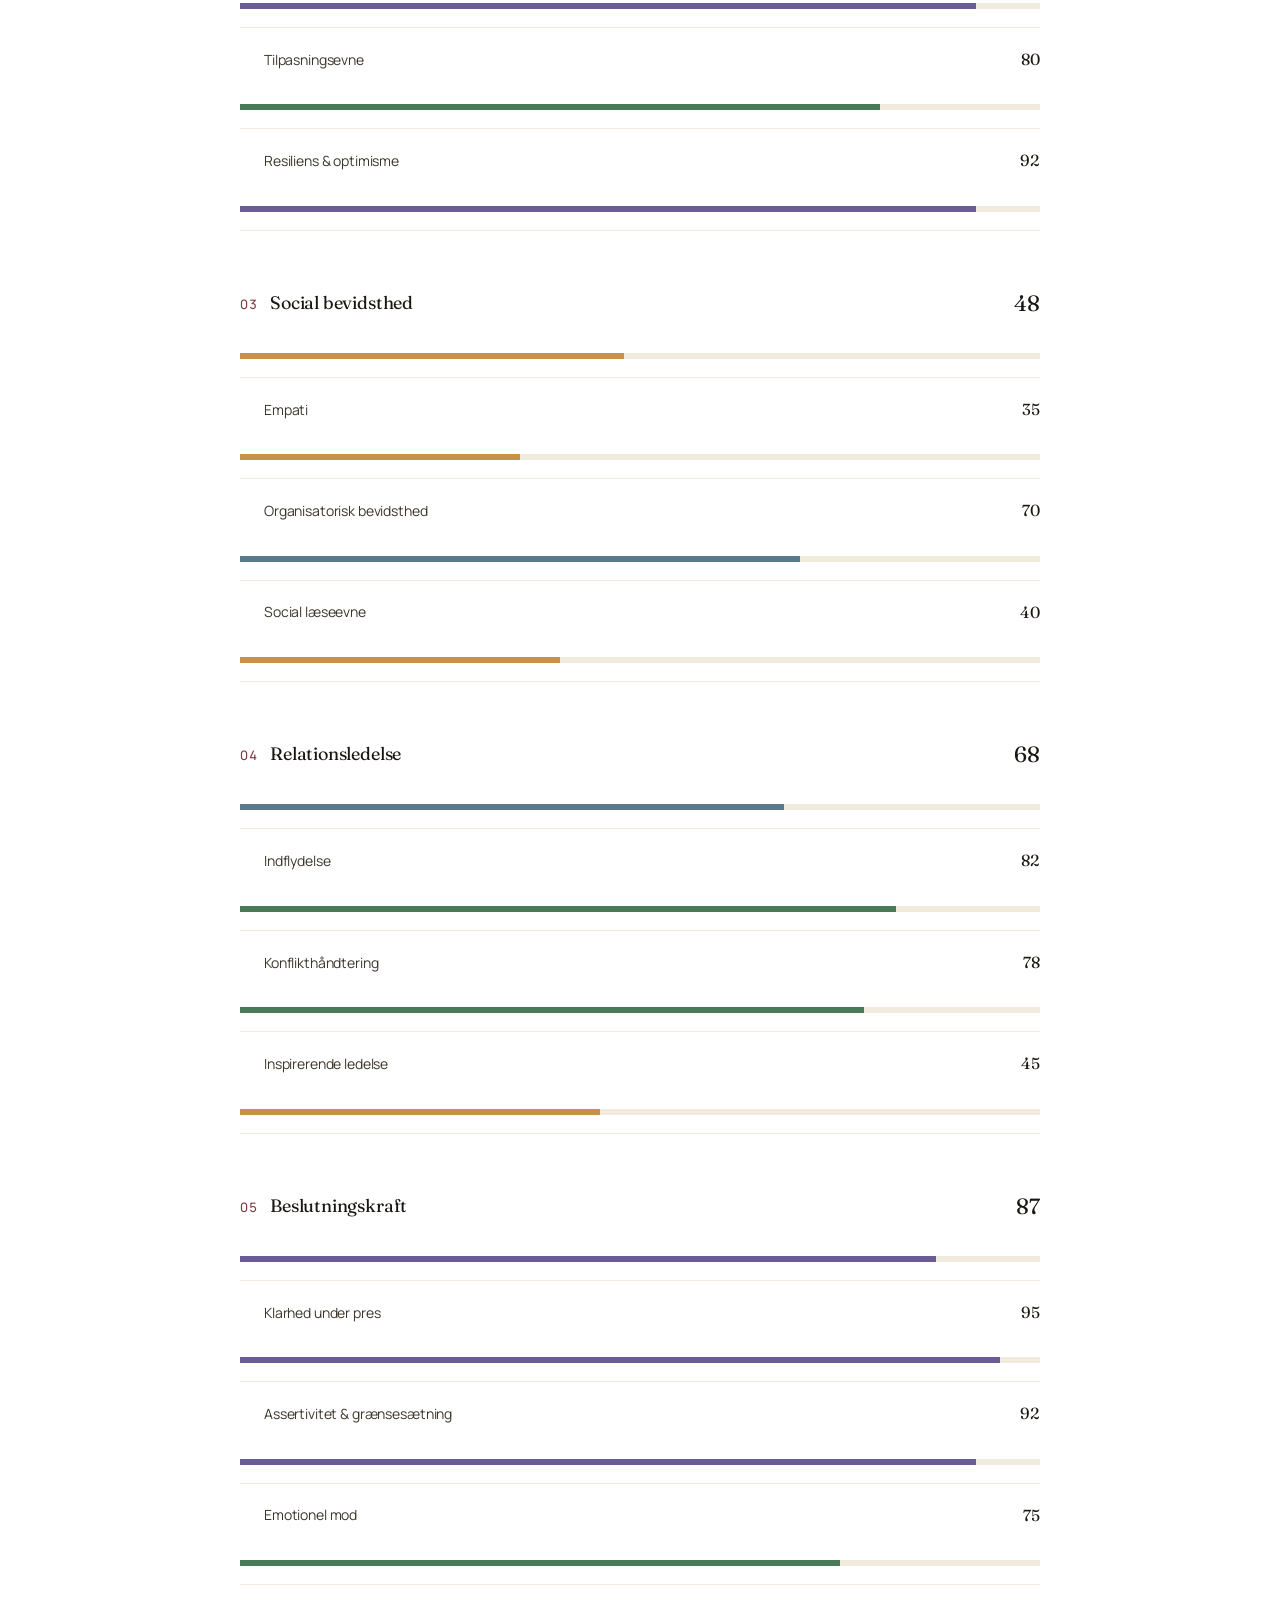
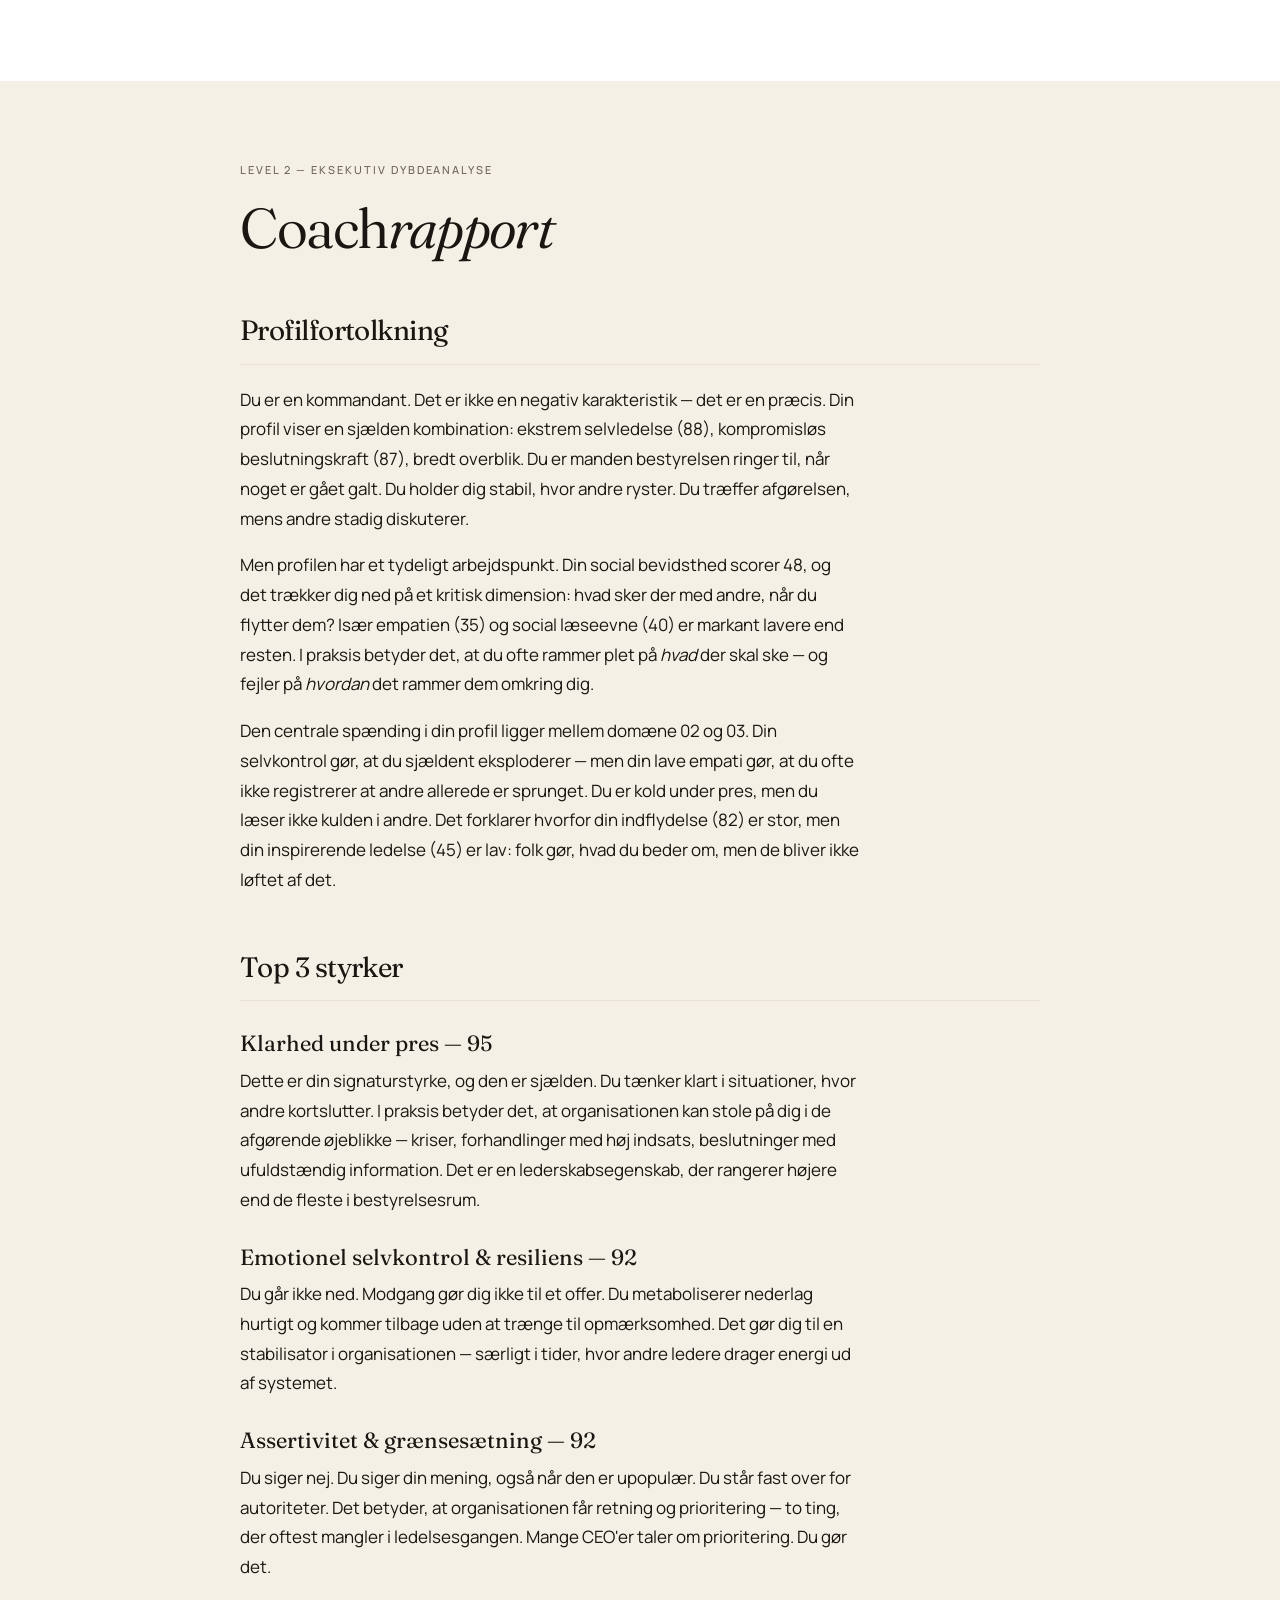
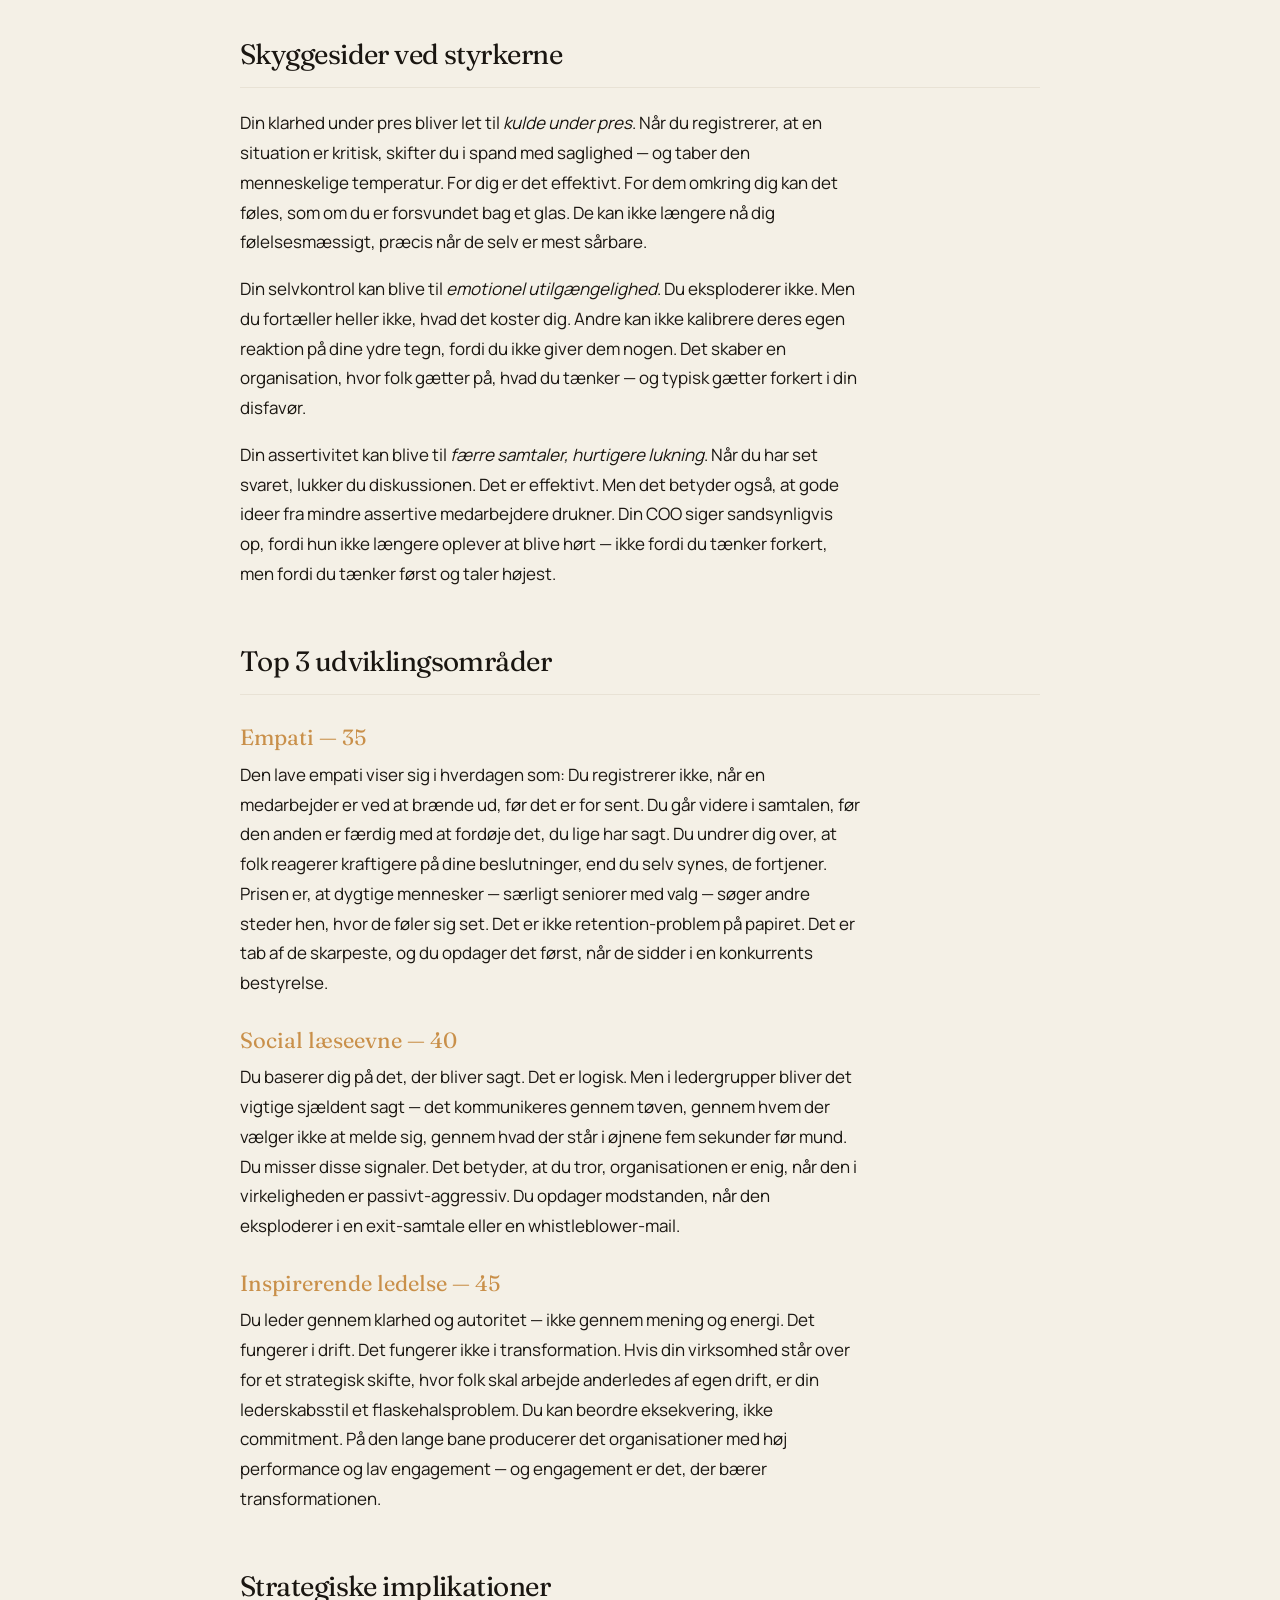
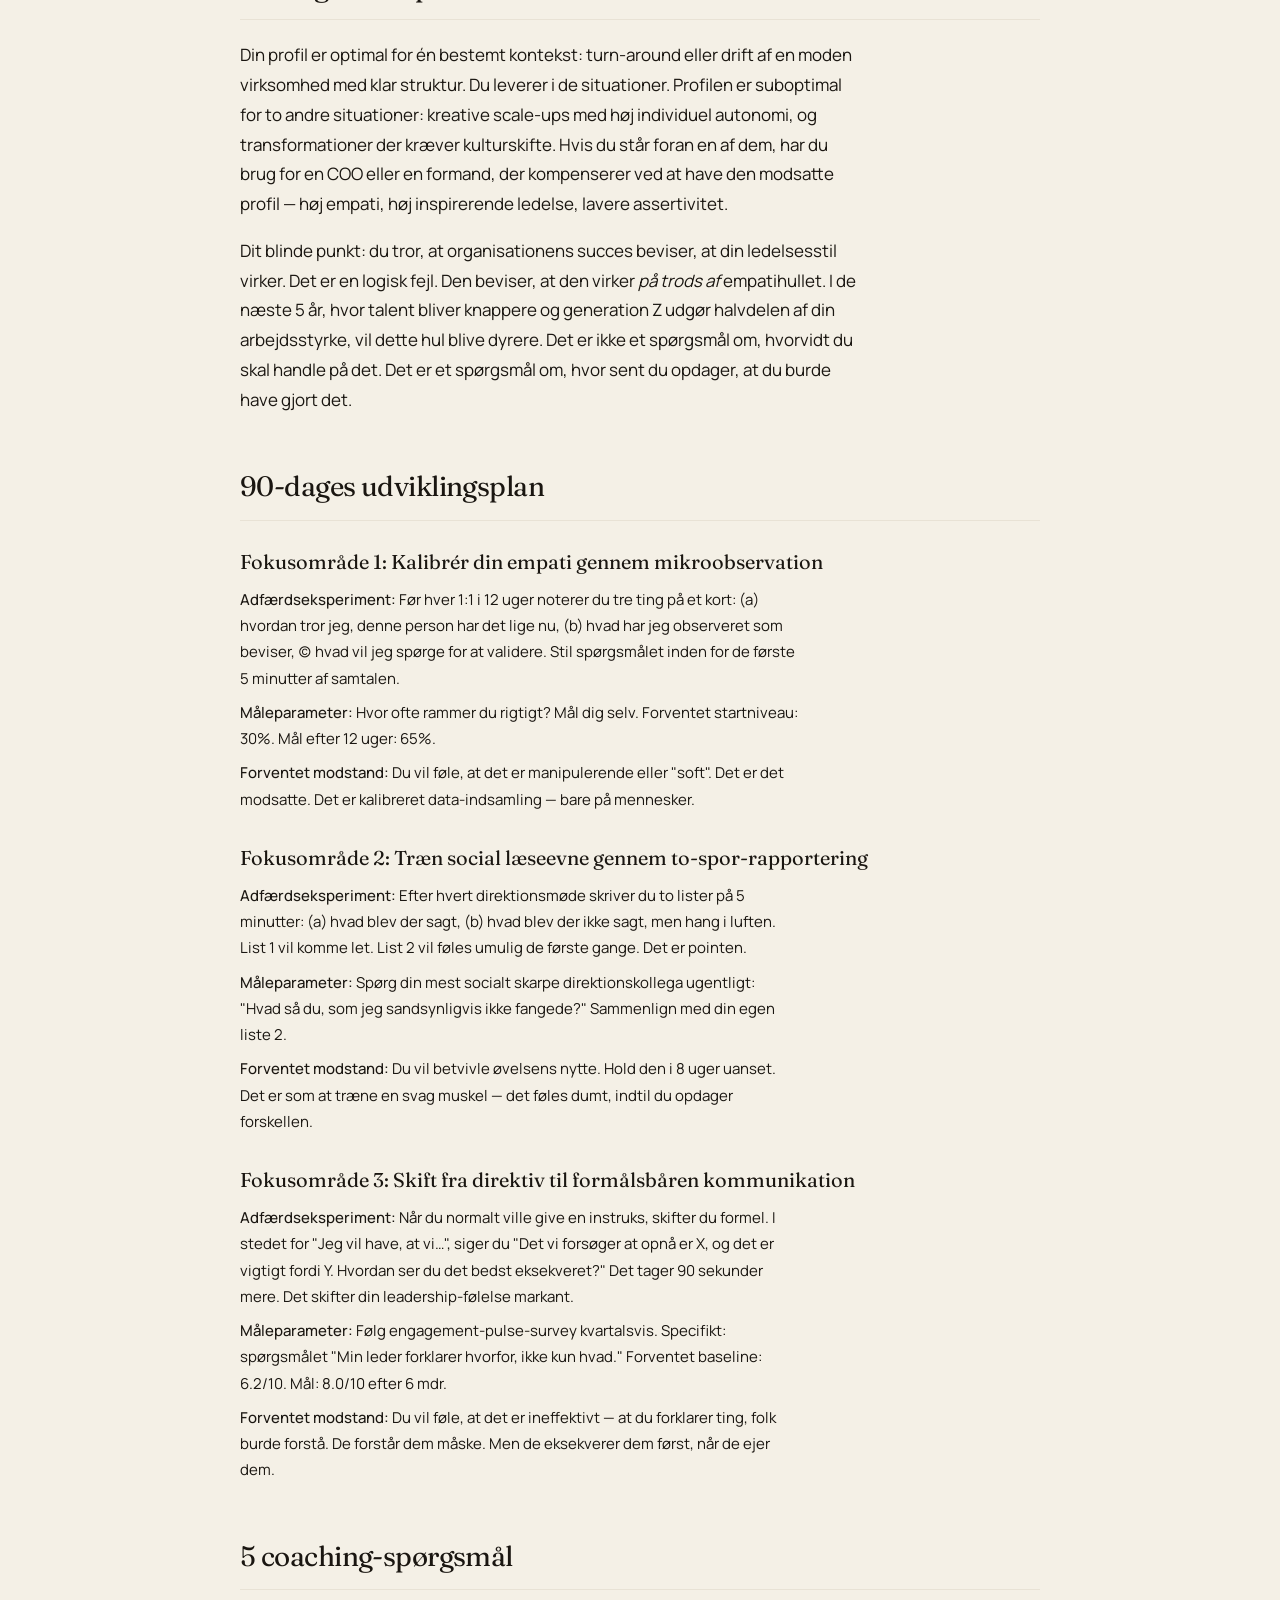
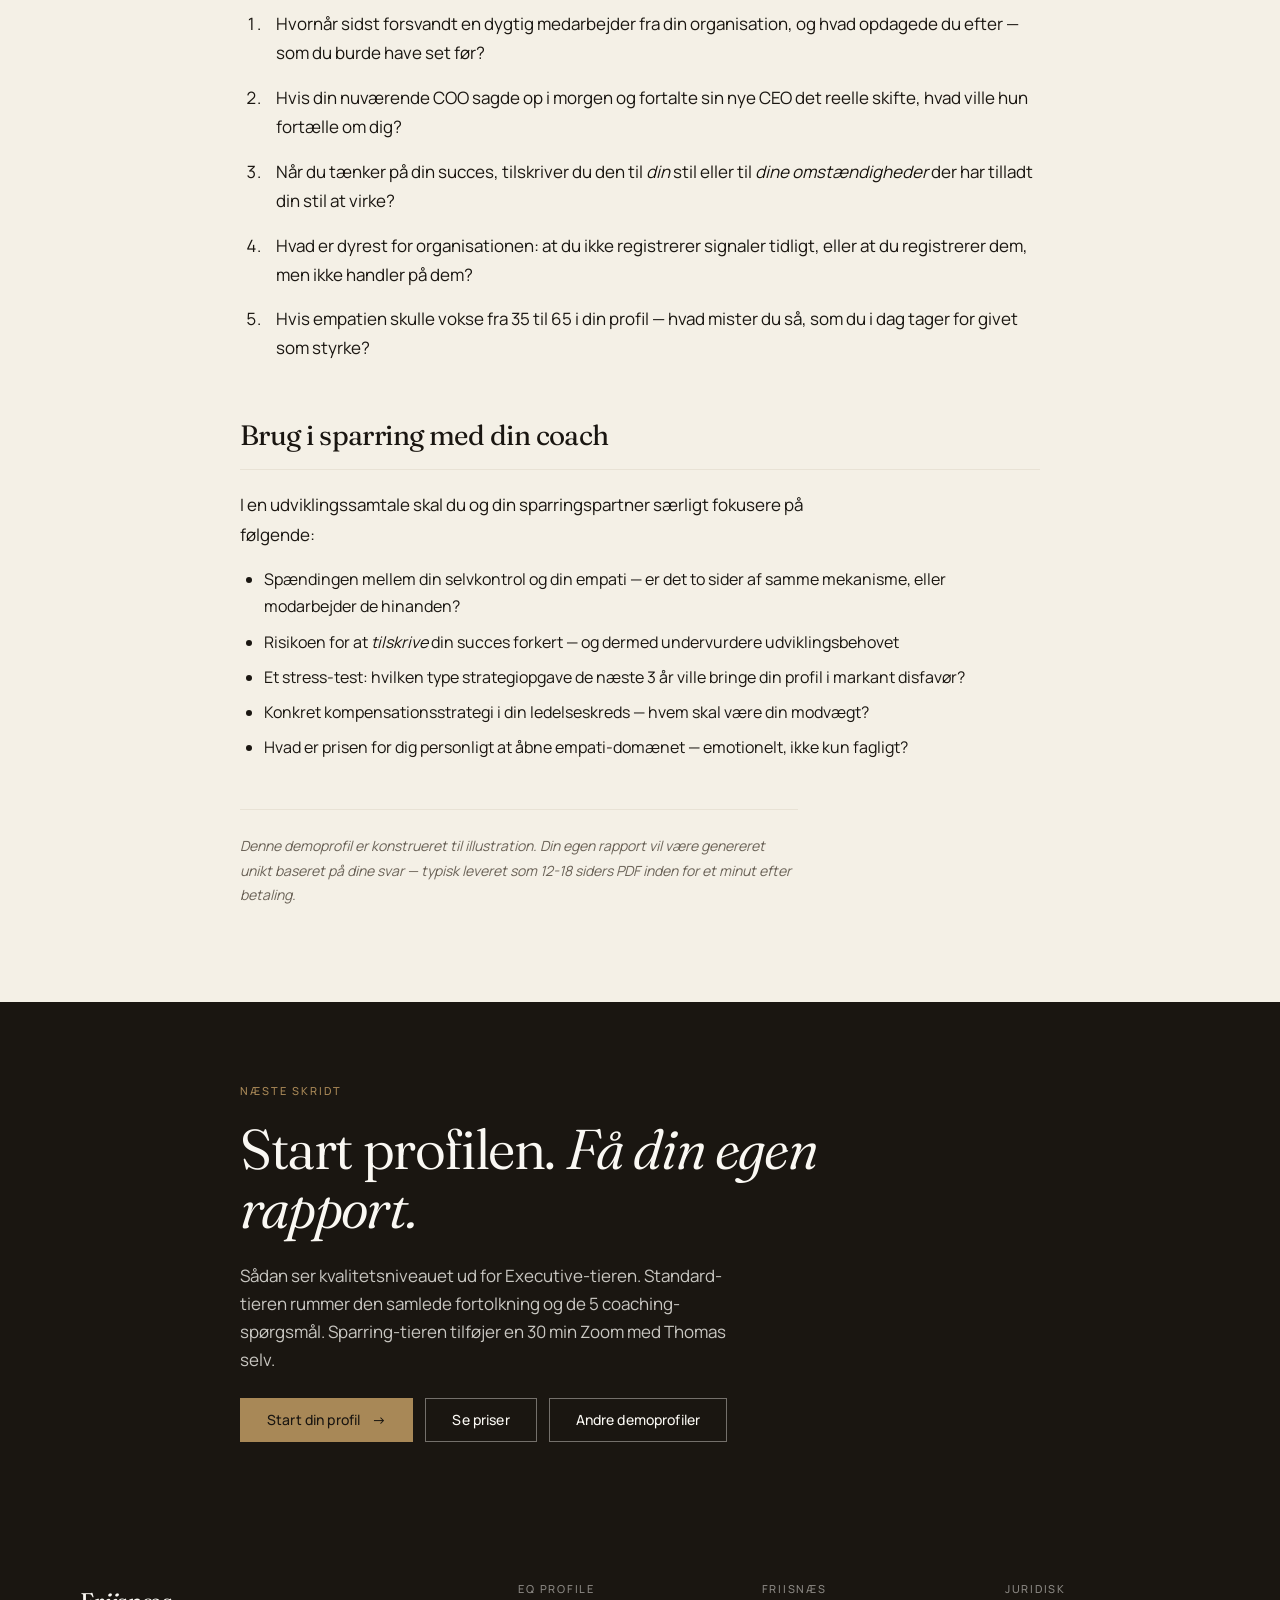
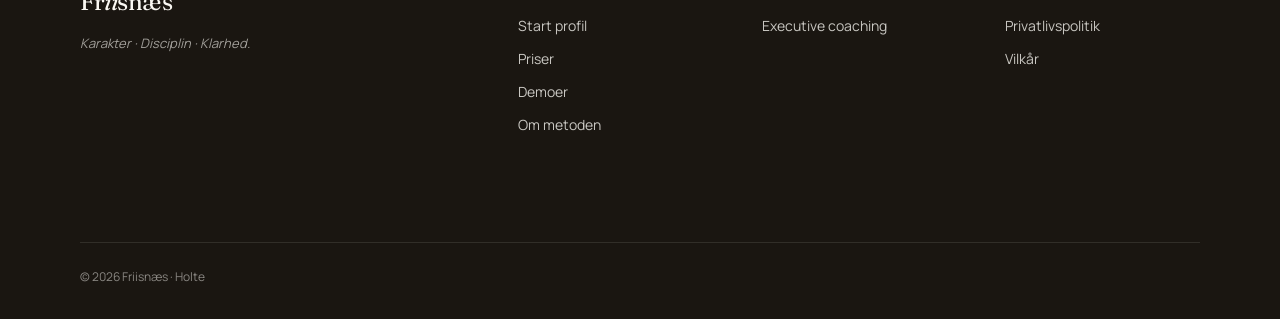
<file: strateg.html>
<!DOCTYPE html>
<html lang="da">
<head>
<meta charset="UTF-8" />
<meta name="viewport" content="width=device-width, initial-scale=1.0" />
<title>Demoprofil: Den driftsstærke kommandant | EQ Profile Executive</title>
<meta name="description" content="Eksempel på fuld EQ Profile Executive-rapport: Den driftsstærke CEO med høj eksekveringskraft og lav empati. Se hvad en Level 2-analyse indeholder." />
<meta name="robots" content="index, follow" />
<link rel="canonical" href="https://friisnaes.com/eq-profile/demos/strateg.html" />

<meta property="og:type" content="article" />
<meta property="og:title" content="Demoprofil: Den driftsstærke kommandant" />
<meta property="og:description" content="Den klassiske eksekverings-CEO med skygger i empati og inspiration. Komplet eksempel på en EQ Profile Executive-rapport." />
<meta property="og:locale" content="da_DK" />

<style>
/* =====================================================
   EQ Profile — Friisnæs design system
   Editorial, restrained, executive
   ===================================================== */

@import url('https://fonts.googleapis.com/css2?family=Fraunces:ital,opsz,wght@0,9..144,300..600;1,9..144,300..600&family=Manrope:wght@300..600&display=swap');

:root {
  /* Palette — warm editorial */
  --bg: #FAF8F3;
  --bg-alt: #F4F0E6;
  --bg-pure: #FFFFFF;
  --bg-deep: #1A1611;
  --ink: #1A1611;
  --ink-soft: #3D362C;
  --muted: #6B6358;
  --line: #E8E2D5;
  --line-soft: #F0EBDD;

  /* Accents */
  --oxblood: #7C3A40;
  --forest: #2D4A30;
  --gold: #A88857;
  --rose: #C9A0A0;

  /* Score interpretation */
  --score-1: #B85450;
  --score-2: #C9904A;
  --score-3: #5B7A8C;
  --score-4: #4A7958;
  --score-5: #6B5B95;

  /* Type */
  --serif: 'Fraunces', 'Iowan Old Style', Georgia, serif;
  --sans: 'Manrope', -apple-system, BlinkMacSystemFont, sans-serif;

  /* Layout */
  --container: 1200px;
  --container-narrow: 880px;
  --gutter: clamp(20px, 4vw, 40px);
  --section-y: clamp(64px, 9vw, 128px);
}

@media (prefers-color-scheme: dark) {
  :root {
    --bg: #14110D;
    --bg-alt: #1C1814;
    --bg-pure: #0F0D0A;
    --bg-deep: #0F0D0A;
    --ink: #F0EBDD;
    --ink-soft: #C9C0AE;
    --muted: #8B8273;
    --line: #2A251E;
    --line-soft: #1F1B16;
  }
}

* { box-sizing: border-box; }

html { scroll-behavior: smooth; }

body {
  margin: 0;
  font-family: var(--sans);
  font-size: 17px;
  line-height: 1.65;
  color: var(--ink);
  background: var(--bg);
  -webkit-font-smoothing: antialiased;
  -moz-osx-font-smoothing: grayscale;
  font-feature-settings: 'ss01', 'cv11';
}

/* Selection */
::selection { background: var(--ink); color: var(--bg); }

/* Container */
.wrap { max-width: var(--container); margin: 0 auto; padding: 0 var(--gutter); }
.wrap-narrow { max-width: var(--container-narrow); margin: 0 auto; padding: 0 var(--gutter); }

/* Typography */
h1, h2, h3, h4 {
  font-family: var(--serif);
  font-weight: 400;
  letter-spacing: -0.02em;
  margin: 0;
  color: var(--ink);
  font-feature-settings: 'ss01';
}

h1 {
  font-size: clamp(40px, 7vw, 84px);
  line-height: 0.98;
  letter-spacing: -0.035em;
  font-weight: 350;
}

h2 {
  font-size: clamp(32px, 4.5vw, 56px);
  line-height: 1.05;
  letter-spacing: -0.025em;
  font-weight: 350;
}

h3 {
  font-size: clamp(22px, 2.4vw, 28px);
  line-height: 1.2;
  font-weight: 400;
}

h4 {
  font-size: 18px;
  line-height: 1.3;
  font-weight: 500;
  font-family: var(--sans);
  letter-spacing: 0;
}

em, .ital {
  font-style: italic;
  font-feature-settings: 'ss01';
}

p {
  margin: 0 0 1em;
  max-width: 62ch;
}

a {
  color: var(--ink);
  text-decoration: none;
  border-bottom: 0.5px solid var(--line);
  transition: border-color 0.2s, color 0.2s;
}

a:hover { border-color: var(--oxblood); color: var(--oxblood); }

/* Eyebrow / kicker */
.eyebrow {
  font-size: 11px;
  letter-spacing: 0.18em;
  text-transform: uppercase;
  color: var(--muted);
  font-weight: 500;
  margin-bottom: 1.25rem;
}

.eyebrow-num {
  display: inline-block;
  font-family: var(--sans);
  font-variant-numeric: tabular-nums;
  margin-right: 12px;
  color: var(--oxblood);
}

/* Numeric markers (01, 02, 03 — Friisnæs signature) */
.num {
  font-family: var(--sans);
  font-size: 13px;
  font-weight: 500;
  font-variant-numeric: tabular-nums;
  letter-spacing: 0.08em;
  color: var(--oxblood);
}

/* Buttons */
.btn {
  display: inline-flex;
  align-items: center;
  gap: 8px;
  padding: 14px 26px;
  font-family: var(--sans);
  font-size: 14px;
  font-weight: 500;
  letter-spacing: 0.01em;
  border: 1px solid var(--ink);
  border-radius: 0;
  cursor: pointer;
  transition: all 0.2s ease;
  text-decoration: none;
  background: transparent;
  color: var(--ink);
  line-height: 1;
}

.btn:hover { background: var(--ink); color: var(--bg); border-color: var(--ink); }

.btn-primary {
  background: var(--ink);
  color: var(--bg);
  border-color: var(--ink);
}

.btn-primary:hover { background: var(--oxblood); border-color: var(--oxblood); color: var(--bg); }

.btn-ghost {
  border-color: var(--line);
  color: var(--ink-soft);
}

.btn-ghost:hover { border-color: var(--ink); background: transparent; color: var(--ink); }

.btn-arrow::after {
  content: '→';
  margin-left: 4px;
  transition: transform 0.2s;
}
.btn:hover .btn-arrow::after, .btn-arrow:hover::after { transform: translateX(3px); }

/* Section rhythm */
section { padding: var(--section-y) 0; }
.section-pure { background: var(--bg-pure); }
.section-alt { background: var(--bg-alt); }
.section-deep { background: var(--bg-deep); color: var(--bg); }
.section-deep h1, .section-deep h2, .section-deep h3 { color: var(--bg); }
.section-deep .muted, .section-deep .eyebrow { color: rgba(250,248,243,0.6); }

/* Hairline */
.hr { height: 1px; background: var(--line); margin: 0; border: none; }

/* Header / Nav */
.nav {
  position: sticky;
  top: 0;
  z-index: 50;
  background: rgba(250, 248, 243, 0.92);
  backdrop-filter: blur(12px);
  -webkit-backdrop-filter: blur(12px);
  border-bottom: 1px solid var(--line);
}

.nav-inner {
  max-width: var(--container);
  margin: 0 auto;
  padding: 18px var(--gutter);
  display: flex;
  align-items: center;
  justify-content: space-between;
  gap: 24px;
}

.brand {
  font-family: var(--serif);
  font-size: 22px;
  font-weight: 400;
  letter-spacing: -0.02em;
  border: none;
  color: var(--ink);
}

.brand .ii { font-style: italic; }

.nav-links {
  display: flex;
  align-items: center;
  gap: 28px;
  font-size: 14px;
}

.nav-links a {
  border: none;
  color: var(--ink-soft);
  font-weight: 400;
}

.nav-links a:hover { color: var(--oxblood); }

.nav-links a.nav-cta {
  padding: 10px 18px;
  font-size: 13px;
  border: 1px solid var(--ink);
  background: var(--ink);
  color: var(--bg);
  font-weight: 500;
}

.nav-links a.nav-cta:hover { background: var(--oxblood); border-color: var(--oxblood); color: var(--bg); }

@media (max-width: 720px) {
  .nav-links a:not(.nav-cta) { display: none; }
}

/* Hero */
.hero {
  padding: clamp(60px, 10vw, 140px) 0 clamp(60px, 9vw, 120px);
  border-bottom: 1px solid var(--line);
}

.hero-eyebrow {
  font-size: 12px;
  letter-spacing: 0.18em;
  text-transform: uppercase;
  color: var(--oxblood);
  font-weight: 500;
  margin-bottom: 28px;
}

.hero h1 { max-width: 14ch; margin-bottom: 0.4em; }

.hero-lede {
  font-family: var(--serif);
  font-size: clamp(20px, 2.4vw, 26px);
  line-height: 1.4;
  color: var(--ink-soft);
  max-width: 32ch;
  margin: 0 0 2.5rem;
  font-weight: 350;
  font-style: italic;
}

.hero-actions { display: flex; flex-wrap: wrap; gap: 12px; margin-top: 2rem; }

.hero-tagline {
  font-size: 13px;
  letter-spacing: 0.02em;
  color: var(--muted);
  margin-top: 1.5rem;
  font-style: italic;
}

/* Stats strip */
.stats {
  display: grid;
  grid-template-columns: repeat(auto-fit, minmax(160px, 1fr));
  gap: 0;
  border-top: 1px solid var(--line);
  border-bottom: 1px solid var(--line);
}

.stat {
  padding: 32px 24px;
  border-right: 1px solid var(--line);
}
.stat:last-child { border-right: none; }

.stat-num {
  font-family: var(--serif);
  font-size: 44px;
  line-height: 1;
  font-weight: 400;
  letter-spacing: -0.02em;
  color: var(--ink);
  margin-bottom: 8px;
}

.stat-label {
  font-size: 12px;
  letter-spacing: 0.1em;
  text-transform: uppercase;
  color: var(--muted);
}

/* Pricing */
.pricing-grid {
  display: grid;
  grid-template-columns: repeat(auto-fit, minmax(240px, 1fr));
  gap: 0;
  border: 1px solid var(--line);
  background: var(--bg-pure);
}

.pricing-card {
  padding: 36px 28px 32px;
  border-right: 1px solid var(--line);
  position: relative;
  display: flex;
  flex-direction: column;
}
.pricing-card:last-child { border-right: none; }

@media (max-width: 880px) {
  .pricing-card { border-right: none; border-bottom: 1px solid var(--line); }
  .pricing-card:last-child { border-bottom: none; }
}

.pricing-card.featured {
  background: var(--bg-deep);
  color: var(--bg);
}
.pricing-card.featured h3, .pricing-card.featured .price { color: var(--bg); }
.pricing-card.featured .pricing-features { color: rgba(250,248,243,0.78); }
.pricing-card.featured .pricing-tag { background: var(--gold); color: var(--bg-deep); }

.pricing-tag {
  position: absolute;
  top: -1px; left: 50%;
  transform: translate(-50%, -50%);
  background: var(--ink);
  color: var(--bg);
  padding: 4px 14px;
  font-size: 10px;
  letter-spacing: 0.14em;
  text-transform: uppercase;
  font-weight: 500;
}

.pricing-name {
  font-family: var(--serif);
  font-size: 22px;
  letter-spacing: -0.01em;
  margin-bottom: 6px;
  font-weight: 400;
}

.pricing-sub {
  font-size: 13px;
  color: var(--muted);
  margin-bottom: 24px;
  letter-spacing: 0.01em;
}

.price {
  display: flex;
  align-items: baseline;
  gap: 6px;
  margin-bottom: 24px;
}

.price-num {
  font-family: var(--serif);
  font-size: 44px;
  line-height: 1;
  font-weight: 400;
  letter-spacing: -0.025em;
}

.price-cur {
  font-size: 14px;
  color: var(--muted);
  letter-spacing: 0.02em;
}

.pricing-features {
  list-style: none;
  padding: 0;
  margin: 0 0 28px;
  font-size: 14px;
  line-height: 1.6;
  color: var(--ink-soft);
  flex: 1;
}

.pricing-features li {
  padding: 7px 0 7px 22px;
  position: relative;
  border-bottom: 1px solid var(--line-soft);
}
.pricing-features li:last-child { border-bottom: none; }

.pricing-features li::before {
  content: '—';
  position: absolute;
  left: 0;
  color: var(--oxblood);
  font-weight: 500;
}

.pricing-card.featured .pricing-features li {
  border-bottom-color: rgba(250,248,243,0.1);
}
.pricing-card.featured .pricing-features li::before { color: var(--gold); }

/* Demo profile cards */
.demo-grid {
  display: grid;
  grid-template-columns: repeat(auto-fit, minmax(280px, 1fr));
  gap: 1px;
  background: var(--line);
  border: 1px solid var(--line);
}

.demo-card {
  background: var(--bg-pure);
  padding: 32px 28px;
  display: flex;
  flex-direction: column;
  text-decoration: none;
  border: none;
  transition: background 0.2s;
}

.demo-card:hover { background: var(--bg-alt); border: none; }

.demo-num {
  font-size: 12px;
  letter-spacing: 0.14em;
  color: var(--oxblood);
  font-weight: 500;
  margin-bottom: 16px;
  font-variant-numeric: tabular-nums;
}

.demo-name {
  font-family: var(--serif);
  font-size: 26px;
  line-height: 1.1;
  letter-spacing: -0.02em;
  font-weight: 400;
  margin-bottom: 8px;
  color: var(--ink);
}

.demo-name em { color: var(--oxblood); }

.demo-tag {
  font-size: 12px;
  color: var(--muted);
  letter-spacing: 0.04em;
  margin-bottom: 18px;
}

.demo-desc {
  font-size: 14px;
  line-height: 1.55;
  color: var(--ink-soft);
  margin: 0 0 20px;
  flex: 1;
}

.demo-mini-bars {
  display: flex;
  gap: 4px;
  margin-bottom: 16px;
  height: 28px;
  align-items: flex-end;
}

.demo-mini-bars > div {
  flex: 1;
  border-radius: 1px;
  min-height: 4px;
  opacity: 0.85;
}

.demo-cta {
  font-size: 13px;
  font-weight: 500;
  color: var(--ink);
  letter-spacing: 0.02em;
  display: inline-flex;
  align-items: center;
  gap: 6px;
}

.demo-cta::after {
  content: '→';
  transition: transform 0.2s;
}

.demo-card:hover .demo-cta::after { transform: translateX(3px); }

/* Process / 3-up sections */
.three-up {
  display: grid;
  grid-template-columns: repeat(auto-fit, minmax(260px, 1fr));
  gap: 0;
  border-top: 1px solid var(--line);
}

.three-up > div {
  padding: 40px 32px 40px 0;
  border-right: 1px solid var(--line);
}
.three-up > div:last-child { border-right: none; padding-right: 0; }

@media (max-width: 880px) {
  .three-up > div { border-right: none; border-bottom: 1px solid var(--line); padding: 32px 0; }
  .three-up > div:last-child { border-bottom: none; }
}

.three-up h3 { margin-top: 18px; margin-bottom: 12px; }
.three-up .num { display: block; margin-bottom: 8px; }
.three-up p { font-size: 15px; color: var(--ink-soft); margin: 0; }

/* Domain visualization */
.domain-table {
  border-top: 1px solid var(--line);
  border-bottom: 1px solid var(--line);
  background: var(--bg-pure);
}

.domain-row {
  padding: 24px 0;
  border-bottom: 1px solid var(--line-soft);
  display: grid;
  grid-template-columns: 60px 1fr 2fr;
  gap: 32px;
  align-items: baseline;
}

.domain-row:last-child { border-bottom: none; }

.domain-row .num { padding-top: 6px; }

.domain-name {
  font-family: var(--serif);
  font-size: 22px;
  font-weight: 400;
  letter-spacing: -0.01em;
  color: var(--ink);
}

.domain-facets {
  font-size: 14px;
  color: var(--ink-soft);
  line-height: 1.7;
}

.domain-facets em {
  color: var(--ink);
  font-style: italic;
  font-weight: 500;
}

@media (max-width: 720px) {
  .domain-row { grid-template-columns: 1fr; gap: 6px; padding: 20px 0; }
}

/* FAQ */
.faq-grid { display: grid; grid-template-columns: 1fr; gap: 0; border-top: 1px solid var(--line); }

.faq-item {
  padding: 28px 0;
  border-bottom: 1px solid var(--line);
  display: grid;
  grid-template-columns: 60px 1fr;
  gap: 32px;
}

.faq-item .num { padding-top: 6px; }

.faq-q {
  font-family: var(--serif);
  font-size: 22px;
  font-weight: 400;
  letter-spacing: -0.01em;
  color: var(--ink);
  margin: 0 0 8px;
}

.faq-a {
  font-size: 15px;
  color: var(--ink-soft);
  line-height: 1.65;
  margin: 0;
  max-width: 70ch;
}

@media (max-width: 720px) {
  .faq-item { grid-template-columns: 1fr; gap: 4px; }
}

/* Closing CTA */
.closing {
  text-align: left;
  padding: clamp(80px, 12vw, 160px) 0;
}

.closing h2 { max-width: 18ch; margin-bottom: 32px; }
.closing-tag {
  font-style: italic;
  color: var(--muted);
  font-size: 14px;
  margin-top: 24px;
  letter-spacing: 0.01em;
}

/* Footer */
footer {
  background: var(--bg-deep);
  color: rgba(250,248,243,0.78);
  padding: 60px 0 32px;
  font-size: 14px;
}

footer .wrap { display: grid; grid-template-columns: 2fr 1fr 1fr 1fr; gap: 48px; }

@media (max-width: 720px) { footer .wrap { grid-template-columns: 1fr 1fr; } }

footer h4 {
  font-size: 11px;
  letter-spacing: 0.16em;
  text-transform: uppercase;
  color: rgba(250,248,243,0.5);
  margin-bottom: 18px;
  font-weight: 500;
}

footer ul { list-style: none; padding: 0; margin: 0; }
footer li { margin-bottom: 10px; }
footer a {
  color: rgba(250,248,243,0.78);
  border: none;
  font-size: 14px;
}
footer a:hover { color: var(--gold); }

.footer-brand {
  font-family: var(--serif);
  font-size: 24px;
  font-weight: 400;
  color: var(--bg);
  margin-bottom: 12px;
  letter-spacing: -0.02em;
}
.footer-brand .ii { font-style: italic; }

.footer-tag {
  font-size: 13px;
  line-height: 1.6;
  color: rgba(250,248,243,0.6);
  max-width: 32ch;
  margin: 0;
  font-style: italic;
}

.footer-bottom {
  margin-top: 48px;
  padding-top: 24px;
  border-top: 1px solid rgba(250,248,243,0.1);
  display: flex;
  justify-content: space-between;
  flex-wrap: wrap;
  gap: 12px;
  font-size: 12px;
  color: rgba(250,248,243,0.5);
}

/* =====================================================
   Test page specifics
   ===================================================== */

.test-shell {
  min-height: calc(100vh - 200px);
  padding: 60px 0;
}

.test-progress {
  position: sticky;
  top: 60px;
  background: var(--bg);
  padding: 16px 0;
  border-bottom: 1px solid var(--line);
  z-index: 10;
  margin-bottom: 40px;
}

.test-progress-bar {
  height: 2px;
  background: var(--line);
  position: relative;
  margin-top: 8px;
}

.test-progress-bar > div {
  height: 100%;
  background: var(--oxblood);
  transition: width 0.3s ease;
}

.test-progress-meta {
  display: flex;
  justify-content: space-between;
  font-size: 12px;
  letter-spacing: 0.04em;
  color: var(--muted);
}

.test-item {
  padding: 36px 0;
  border-bottom: 1px solid var(--line);
}

.test-item:last-child { border-bottom: none; }

.test-item-num {
  font-size: 11px;
  letter-spacing: 0.16em;
  color: var(--oxblood);
  font-weight: 500;
  font-variant-numeric: tabular-nums;
  margin-bottom: 16px;
}

.test-item-text {
  font-family: var(--serif);
  font-size: clamp(20px, 2.6vw, 26px);
  line-height: 1.35;
  letter-spacing: -0.015em;
  font-weight: 350;
  color: var(--ink);
  margin: 0 0 24px;
  max-width: 30ch;
}

.test-likert {
  display: grid;
  grid-template-columns: repeat(5, 1fr);
  gap: 8px;
}

.test-likert button {
  padding: 16px 8px;
  border: 1px solid var(--line);
  background: transparent;
  font-family: var(--sans);
  font-size: 12px;
  letter-spacing: 0.02em;
  cursor: pointer;
  color: var(--ink-soft);
  transition: all 0.15s;
  line-height: 1.3;
}

.test-likert button:hover {
  border-color: var(--ink-soft);
  color: var(--ink);
}

.test-likert button.sel {
  background: var(--ink);
  color: var(--bg);
  border-color: var(--ink);
  font-weight: 500;
}

.test-nav {
  display: flex;
  justify-content: space-between;
  align-items: center;
  padding: 32px 0;
  margin-top: 32px;
  border-top: 1px solid var(--line);
}

/* Results */
.result-hero {
  padding: 60px 0 40px;
  border-bottom: 1px solid var(--line);
}

.result-score {
  display: flex;
  align-items: baseline;
  gap: 24px;
  margin-top: 32px;
}

.result-score-num {
  font-family: var(--serif);
  font-size: clamp(80px, 14vw, 160px);
  line-height: 0.9;
  font-weight: 350;
  letter-spacing: -0.05em;
}

.result-score-meta { padding-bottom: 12px; }

.result-score-level {
  font-family: var(--serif);
  font-size: clamp(22px, 2.6vw, 28px);
  line-height: 1.2;
  font-weight: 400;
  font-style: italic;
  margin-bottom: 6px;
}

.result-bars {
  padding: 60px 0;
}

.result-bar-row {
  padding: 18px 0;
  border-bottom: 1px solid var(--line-soft);
  display: grid;
  grid-template-columns: 1fr 100px;
  gap: 24px;
  align-items: center;
}

.result-bar-name {
  font-family: var(--serif);
  font-size: 18px;
  letter-spacing: -0.01em;
  font-weight: 400;
}

.result-bar-name.facet {
  font-family: var(--sans);
  font-size: 14px;
  font-weight: 400;
  color: var(--ink-soft);
  padding-left: 24px;
}

.result-bar-track {
  position: relative;
  height: 6px;
  background: var(--line-soft);
  margin-top: 8px;
  grid-column: 1 / -1;
}

.result-bar-fill {
  position: absolute;
  height: 100%;
  top: 0; left: 0;
}

.result-bar-value {
  font-family: var(--serif);
  font-size: 22px;
  font-variant-numeric: tabular-nums;
  text-align: right;
  letter-spacing: -0.01em;
}

.result-domain-block { margin-bottom: 36px; }

/* Locked / upgrade gate */
.lock-gate {
  background: var(--bg-deep);
  color: var(--bg);
  padding: 64px 0;
  position: relative;
  overflow: hidden;
}

.lock-gate h2 { color: var(--bg); max-width: 18ch; margin-bottom: 0.4em; }
.lock-gate p { color: rgba(250,248,243,0.78); max-width: 50ch; }
.lock-gate .btn-primary {
  background: var(--gold);
  border-color: var(--gold);
  color: var(--bg-deep);
}
.lock-gate .btn-primary:hover { background: var(--bg); border-color: var(--bg); color: var(--bg-deep); }

.lock-preview {
  margin-top: 48px;
  padding: 32px;
  border: 1px solid rgba(250,248,243,0.18);
  background: rgba(250,248,243,0.04);
  position: relative;
}

.lock-preview-content {
  filter: blur(3px);
  opacity: 0.55;
  user-select: none;
  pointer-events: none;
}

.lock-preview-icon {
  position: absolute;
  top: 50%; left: 50%;
  transform: translate(-50%, -50%);
  font-family: var(--serif);
  font-size: 13px;
  letter-spacing: 0.16em;
  text-transform: uppercase;
  background: var(--gold);
  color: var(--bg-deep);
  padding: 12px 24px;
  font-weight: 500;
}

/* Subtle animations */
@keyframes fadeUp {
  from { opacity: 0; transform: translateY(10px); }
  to { opacity: 1; transform: translateY(0); }
}

.fade-up { animation: fadeUp 0.5s ease forwards; }

/* Cookie consent */
.cookie-banner {
  position: fixed;
  bottom: 16px;
  left: 16px;
  right: 16px;
  max-width: 480px;
  background: var(--bg-deep);
  color: var(--bg);
  padding: 22px 24px;
  font-size: 13px;
  line-height: 1.55;
  z-index: 100;
  box-shadow: 0 12px 40px rgba(0,0,0,0.18);
  display: none;
}

.cookie-banner.show { display: block; animation: fadeUp 0.4s ease forwards; }

.cookie-banner h4 { color: var(--bg); margin-bottom: 6px; font-size: 14px; }
.cookie-banner p { margin: 0 0 14px; color: rgba(250,248,243,0.78); }
.cookie-banner-actions { display: flex; gap: 8px; }
.cookie-banner button {
  padding: 8px 14px;
  font-size: 12px;
  background: transparent;
  color: var(--bg);
  border: 1px solid rgba(250,248,243,0.3);
  cursor: pointer;
  font-family: var(--sans);
}
.cookie-banner button:hover { background: rgba(250,248,243,0.1); }
.cookie-banner button.primary { background: var(--gold); color: var(--bg-deep); border-color: var(--gold); }
.cookie-banner button.primary:hover { background: var(--bg); border-color: var(--bg); color: var(--bg-deep); }

/* Responsive guards */
@media (max-width: 540px) {
  .test-likert { grid-template-columns: repeat(5, 1fr); gap: 4px; }
  .test-likert button { padding: 12px 4px; font-size: 11px; }
  .stat-num { font-size: 32px; }
}

</style>
</head>
<body>

<nav class="nav">
  <div class="nav-inner">
    <a href="index.html" class="brand">EQ-<span class="ii">profil</span></a>
    <div class="nav-links">
      <a href="index.html#hvordan">Sådan virker det</a>
      <a href="index.html#priser">Priser</a>
      <a href="index.html#demoer">Demoer</a>
      <a href="test.html" class="nav-cta">Start profil</a>
    </div>
  </div>
</nav>

<!-- Demo banner -->
<div style="background: var(--gold); color: var(--bg-deep); padding: 12px 0; font-size: 13px; text-align: center; letter-spacing: 0.02em;">
  <strong>Demoprofil</strong> — eksempel på en Executive-rapport. <a href="test.html" style="color: var(--bg-deep); border-bottom-color: var(--bg-deep); margin-left: 8px;">Start din egen profil →</a>
</div>

<!-- Profile header -->
<section class="result-hero" style="padding: 80px 0 40px;">
  <div class="wrap-narrow">
    <div class="eyebrow">Demoprofil 01 / Eksekutor</div>
    <h1 style="margin-bottom: 0.4em;">Den driftsstærke <em>kommandant</em></h1>
    <p class="hero-lede" style="font-size: 18px; max-width: 50ch;">CEO i mid-cap industrivirksomhed. 52 år. To-cifret organisk vækst hver år de seneste fem. Bestyrelsen elsker ham. Direktionen respekterer ham. Hans nye COO overvejer at sige op.</p>

    <div class="result-score">
      <div class="result-score-num" style="color: var(--score-3);">71</div>
      <div class="result-score-meta">
        <div class="result-score-level">Robust profil</div>
        <div style="font-size: 13px; color: var(--muted); letter-spacing: 0.04em;">Med markant ubalance mellem domæner</div>
      </div>
    </div>
  </div>
</section>

<!-- Score breakdown -->
<section class="result-bars section-pure">
  <div class="wrap-narrow">
    <div class="eyebrow">Domæner og facetter</div>
    <h2 style="margin-bottom: 32px;">Profilens <em>landskab</em></h2>

    <div class="result-domain-block">
      <div class="result-bar-row">
        <div class="result-bar-name"><span class="num" style="margin-right: 12px;">01</span>Selvbevidsthed</div>
        <div class="result-bar-value">65</div>
        <div class="result-bar-track"><div class="result-bar-fill" style="width: 65%; background: var(--score-3);"></div></div>
      </div>
      <div class="result-bar-row" style="grid-template-columns: 1fr 60px;">
        <div class="result-bar-name facet">Emotionel selvindsigt</div>
        <div class="result-bar-value" style="font-size: 16px;">55</div>
        <div class="result-bar-track"><div class="result-bar-fill" style="width: 55%; background: var(--score-3);"></div></div>
      </div>
      <div class="result-bar-row" style="grid-template-columns: 1fr 60px;">
        <div class="result-bar-name facet">Selvrespekt</div>
        <div class="result-bar-value" style="font-size: 16px;">78</div>
        <div class="result-bar-track"><div class="result-bar-fill" style="width: 78%; background: var(--score-4);"></div></div>
      </div>
      <div class="result-bar-row" style="grid-template-columns: 1fr 60px;">
        <div class="result-bar-name facet">Værdi- og formålsklarhed</div>
        <div class="result-bar-value" style="font-size: 16px;">62</div>
        <div class="result-bar-track"><div class="result-bar-fill" style="width: 62%; background: var(--score-3);"></div></div>
      </div>
    </div>

    <div class="result-domain-block">
      <div class="result-bar-row">
        <div class="result-bar-name"><span class="num" style="margin-right: 12px;">02</span>Selvledelse</div>
        <div class="result-bar-value">88</div>
        <div class="result-bar-track"><div class="result-bar-fill" style="width: 88%; background: var(--score-5);"></div></div>
      </div>
      <div class="result-bar-row" style="grid-template-columns: 1fr 60px;">
        <div class="result-bar-name facet">Emotionel selvkontrol</div>
        <div class="result-bar-value" style="font-size: 16px;">92</div>
        <div class="result-bar-track"><div class="result-bar-fill" style="width: 92%; background: var(--score-5);"></div></div>
      </div>
      <div class="result-bar-row" style="grid-template-columns: 1fr 60px;">
        <div class="result-bar-name facet">Tilpasningsevne</div>
        <div class="result-bar-value" style="font-size: 16px;">80</div>
        <div class="result-bar-track"><div class="result-bar-fill" style="width: 80%; background: var(--score-4);"></div></div>
      </div>
      <div class="result-bar-row" style="grid-template-columns: 1fr 60px;">
        <div class="result-bar-name facet">Resiliens & optimisme</div>
        <div class="result-bar-value" style="font-size: 16px;">92</div>
        <div class="result-bar-track"><div class="result-bar-fill" style="width: 92%; background: var(--score-5);"></div></div>
      </div>
    </div>

    <div class="result-domain-block">
      <div class="result-bar-row">
        <div class="result-bar-name"><span class="num" style="margin-right: 12px;">03</span>Social bevidsthed</div>
        <div class="result-bar-value">48</div>
        <div class="result-bar-track"><div class="result-bar-fill" style="width: 48%; background: var(--score-2);"></div></div>
      </div>
      <div class="result-bar-row" style="grid-template-columns: 1fr 60px;">
        <div class="result-bar-name facet">Empati</div>
        <div class="result-bar-value" style="font-size: 16px;">35</div>
        <div class="result-bar-track"><div class="result-bar-fill" style="width: 35%; background: var(--score-2);"></div></div>
      </div>
      <div class="result-bar-row" style="grid-template-columns: 1fr 60px;">
        <div class="result-bar-name facet">Organisatorisk bevidsthed</div>
        <div class="result-bar-value" style="font-size: 16px;">70</div>
        <div class="result-bar-track"><div class="result-bar-fill" style="width: 70%; background: var(--score-3);"></div></div>
      </div>
      <div class="result-bar-row" style="grid-template-columns: 1fr 60px;">
        <div class="result-bar-name facet">Social læseevne</div>
        <div class="result-bar-value" style="font-size: 16px;">40</div>
        <div class="result-bar-track"><div class="result-bar-fill" style="width: 40%; background: var(--score-2);"></div></div>
      </div>
    </div>

    <div class="result-domain-block">
      <div class="result-bar-row">
        <div class="result-bar-name"><span class="num" style="margin-right: 12px;">04</span>Relationsledelse</div>
        <div class="result-bar-value">68</div>
        <div class="result-bar-track"><div class="result-bar-fill" style="width: 68%; background: var(--score-3);"></div></div>
      </div>
      <div class="result-bar-row" style="grid-template-columns: 1fr 60px;">
        <div class="result-bar-name facet">Indflydelse</div>
        <div class="result-bar-value" style="font-size: 16px;">82</div>
        <div class="result-bar-track"><div class="result-bar-fill" style="width: 82%; background: var(--score-4);"></div></div>
      </div>
      <div class="result-bar-row" style="grid-template-columns: 1fr 60px;">
        <div class="result-bar-name facet">Konflikthåndtering</div>
        <div class="result-bar-value" style="font-size: 16px;">78</div>
        <div class="result-bar-track"><div class="result-bar-fill" style="width: 78%; background: var(--score-4);"></div></div>
      </div>
      <div class="result-bar-row" style="grid-template-columns: 1fr 60px;">
        <div class="result-bar-name facet">Inspirerende ledelse</div>
        <div class="result-bar-value" style="font-size: 16px;">45</div>
        <div class="result-bar-track"><div class="result-bar-fill" style="width: 45%; background: var(--score-2);"></div></div>
      </div>
    </div>

    <div class="result-domain-block">
      <div class="result-bar-row">
        <div class="result-bar-name"><span class="num" style="margin-right: 12px;">05</span>Beslutningskraft</div>
        <div class="result-bar-value">87</div>
        <div class="result-bar-track"><div class="result-bar-fill" style="width: 87%; background: var(--score-5);"></div></div>
      </div>
      <div class="result-bar-row" style="grid-template-columns: 1fr 60px;">
        <div class="result-bar-name facet">Klarhed under pres</div>
        <div class="result-bar-value" style="font-size: 16px;">95</div>
        <div class="result-bar-track"><div class="result-bar-fill" style="width: 95%; background: var(--score-5);"></div></div>
      </div>
      <div class="result-bar-row" style="grid-template-columns: 1fr 60px;">
        <div class="result-bar-name facet">Assertivitet & grænsesætning</div>
        <div class="result-bar-value" style="font-size: 16px;">92</div>
        <div class="result-bar-track"><div class="result-bar-fill" style="width: 92%; background: var(--score-5);"></div></div>
      </div>
      <div class="result-bar-row" style="grid-template-columns: 1fr 60px;">
        <div class="result-bar-name facet">Emotionel mod</div>
        <div class="result-bar-value" style="font-size: 16px;">75</div>
        <div class="result-bar-track"><div class="result-bar-fill" style="width: 75%; background: var(--score-4);"></div></div>
      </div>
    </div>

  </div>
</section>

<!-- Level 2 Report Body -->
<section class="section-alt" style="padding: 80px 0;">
  <div class="wrap-narrow">
    <div class="eyebrow">Level 2 — eksekutiv dybdeanalyse</div>
    <h2 style="margin-bottom: 56px;">Coach<em>rapport</em></h2>

    <article style="font-size: 17px; line-height: 1.75; color: var(--ink);">

      <h3 style="font-family: var(--serif); font-size: 28px; font-weight: 400; letter-spacing: -0.02em; margin: 0 0 20px; padding-bottom: 16px; border-bottom: 1px solid var(--line);">Profilfortolkning</h3>

      <p>Du er en kommandant. Det er ikke en negativ karakteristik — det er en præcis. Din profil viser en sjælden kombination: ekstrem selvledelse (88), kompromisløs beslutningskraft (87), bredt overblik. Du er manden bestyrelsen ringer til, når noget er gået galt. Du holder dig stabil, hvor andre ryster. Du træffer afgørelsen, mens andre stadig diskuterer.</p>

      <p>Men profilen har et tydeligt arbejdspunkt. Din social bevidsthed scorer 48, og det trækker dig ned på et kritisk dimension: hvad sker der med andre, når du flytter dem? Især empatien (35) og social læseevne (40) er markant lavere end resten. I praksis betyder det, at du ofte rammer plet på <em>hvad</em> der skal ske — og fejler på <em>hvordan</em> det rammer dem omkring dig.</p>

      <p>Den centrale spænding i din profil ligger mellem domæne 02 og 03. Din selvkontrol gør, at du sjældent eksploderer — men din lave empati gør, at du ofte ikke registrerer at andre allerede er sprunget. Du er kold under pres, men du læser ikke kulden i andre. Det forklarer hvorfor din indflydelse (82) er stor, men din inspirerende ledelse (45) er lav: folk gør, hvad du beder om, men de bliver ikke løftet af det.</p>

      <h3 style="font-family: var(--serif); font-size: 28px; font-weight: 400; letter-spacing: -0.02em; margin: 56px 0 20px; padding-bottom: 16px; border-bottom: 1px solid var(--line);">Top 3 styrker</h3>

      <h4 style="font-family: var(--serif); font-size: 22px; font-weight: 400; margin: 28px 0 8px;">Klarhed under pres — 95</h4>
      <p>Dette er din signaturstyrke, og den er sjælden. Du tænker klart i situationer, hvor andre kortslutter. I praksis betyder det, at organisationen kan stole på dig i de afgørende øjeblikke — kriser, forhandlinger med høj indsats, beslutninger med ufuldstændig information. Det er en lederskabsegenskab, der rangerer højere end de fleste i bestyrelsesrum.</p>

      <h4 style="font-family: var(--serif); font-size: 22px; font-weight: 400; margin: 28px 0 8px;">Emotionel selvkontrol & resiliens — 92</h4>
      <p>Du går ikke ned. Modgang gør dig ikke til et offer. Du metaboliserer nederlag hurtigt og kommer tilbage uden at trænge til opmærksomhed. Det gør dig til en stabilisator i organisationen — særligt i tider, hvor andre ledere drager energi ud af systemet.</p>

      <h4 style="font-family: var(--serif); font-size: 22px; font-weight: 400; margin: 28px 0 8px;">Assertivitet & grænsesætning — 92</h4>
      <p>Du siger nej. Du siger din mening, også når den er upopulær. Du står fast over for autoriteter. Det betyder, at organisationen får retning og prioritering — to ting, der oftest mangler i ledelsesgangen. Mange CEO'er taler om prioritering. Du gør det.</p>

      <h3 style="font-family: var(--serif); font-size: 28px; font-weight: 400; letter-spacing: -0.02em; margin: 56px 0 20px; padding-bottom: 16px; border-bottom: 1px solid var(--line);">Skyggesider ved styrkerne</h3>

      <p>Din klarhed under pres bliver let til <em>kulde under pres</em>. Når du registrerer, at en situation er kritisk, skifter du i spand med saglighed — og taber den menneskelige temperatur. For dig er det effektivt. For dem omkring dig kan det føles, som om du er forsvundet bag et glas. De kan ikke længere nå dig følelsesmæssigt, præcis når de selv er mest sårbare.</p>

      <p>Din selvkontrol kan blive til <em>emotionel utilgængelighed</em>. Du eksploderer ikke. Men du fortæller heller ikke, hvad det koster dig. Andre kan ikke kalibrere deres egen reaktion på dine ydre tegn, fordi du ikke giver dem nogen. Det skaber en organisation, hvor folk gætter på, hvad du tænker — og typisk gætter forkert i din disfavør.</p>

      <p>Din assertivitet kan blive til <em>færre samtaler, hurtigere lukning</em>. Når du har set svaret, lukker du diskussionen. Det er effektivt. Men det betyder også, at gode ideer fra mindre assertive medarbejdere drukner. Din COO siger sandsynligvis op, fordi hun ikke længere oplever at blive hørt — ikke fordi du tænker forkert, men fordi du tænker først og taler højest.</p>

      <h3 style="font-family: var(--serif); font-size: 28px; font-weight: 400; letter-spacing: -0.02em; margin: 56px 0 20px; padding-bottom: 16px; border-bottom: 1px solid var(--line);">Top 3 udviklingsområder</h3>

      <h4 style="font-family: var(--serif); font-size: 22px; font-weight: 400; margin: 28px 0 8px; color: var(--score-2);">Empati — 35</h4>
      <p>Den lave empati viser sig i hverdagen som: Du registrerer ikke, når en medarbejder er ved at brænde ud, før det er for sent. Du går videre i samtalen, før den anden er færdig med at fordøje det, du lige har sagt. Du undrer dig over, at folk reagerer kraftigere på dine beslutninger, end du selv synes, de fortjener. Prisen er, at dygtige mennesker — særligt seniorer med valg — søger andre steder hen, hvor de føler sig set. Det er ikke retention-problem på papiret. Det er tab af de skarpeste, og du opdager det først, når de sidder i en konkurrents bestyrelse.</p>

      <h4 style="font-family: var(--serif); font-size: 22px; font-weight: 400; margin: 28px 0 8px; color: var(--score-2);">Social læseevne — 40</h4>
      <p>Du baserer dig på det, der bliver sagt. Det er logisk. Men i ledergrupper bliver det vigtige sjældent sagt — det kommunikeres gennem tøven, gennem hvem der vælger ikke at melde sig, gennem hvad der står i øjnene fem sekunder før mund. Du misser disse signaler. Det betyder, at du tror, organisationen er enig, når den i virkeligheden er passivt-aggressiv. Du opdager modstanden, når den eksploderer i en exit-samtale eller en whistleblower-mail.</p>

      <h4 style="font-family: var(--serif); font-size: 22px; font-weight: 400; margin: 28px 0 8px; color: var(--score-2);">Inspirerende ledelse — 45</h4>
      <p>Du leder gennem klarhed og autoritet — ikke gennem mening og energi. Det fungerer i drift. Det fungerer ikke i transformation. Hvis din virksomhed står over for et strategisk skifte, hvor folk skal arbejde anderledes af egen drift, er din lederskabsstil et flaskehalsproblem. Du kan beordre eksekvering, ikke commitment. På den lange bane producerer det organisationer med høj performance og lav engagement — og engagement er det, der bærer transformationen.</p>

      <h3 style="font-family: var(--serif); font-size: 28px; font-weight: 400; letter-spacing: -0.02em; margin: 56px 0 20px; padding-bottom: 16px; border-bottom: 1px solid var(--line);">Strategiske implikationer</h3>

      <p>Din profil er optimal for én bestemt kontekst: turn-around eller drift af en moden virksomhed med klar struktur. Du leverer i de situationer. Profilen er suboptimal for to andre situationer: kreative scale-ups med høj individuel autonomi, og transformationer der kræver kulturskifte. Hvis du står foran en af dem, har du brug for en COO eller en formand, der kompenserer ved at have den modsatte profil — høj empati, høj inspirerende ledelse, lavere assertivitet.</p>

      <p>Dit blinde punkt: du tror, at organisationens succes beviser, at din ledelsesstil virker. Det er en logisk fejl. Den beviser, at den virker <em>på trods af</em> empatihullet. I de næste 5 år, hvor talent bliver knappere og generation Z udgør halvdelen af din arbejdsstyrke, vil dette hul blive dyrere. Det er ikke et spørgsmål om, hvorvidt du skal handle på det. Det er et spørgsmål om, hvor sent du opdager, at du burde have gjort det.</p>

      <h3 style="font-family: var(--serif); font-size: 28px; font-weight: 400; letter-spacing: -0.02em; margin: 56px 0 20px; padding-bottom: 16px; border-bottom: 1px solid var(--line);">90-dages udviklingsplan</h3>

      <h4 style="font-family: var(--serif); font-size: 20px; font-weight: 400; margin: 28px 0 12px;">Fokusområde 1: Kalibrér din empati gennem mikroobservation</h4>
      <p style="font-size: 15px; margin-bottom: 8px;"><strong style="font-weight: 500;">Adfærdseksperiment:</strong> Før hver 1:1 i 12 uger noterer du tre ting på et kort: (a) hvordan tror jeg, denne person har det lige nu, (b) hvad har jeg observeret som beviser, (c) hvad vil jeg spørge for at validere. Stil spørgsmålet inden for de første 5 minutter af samtalen.</p>
      <p style="font-size: 15px; margin-bottom: 8px;"><strong style="font-weight: 500;">Måleparameter:</strong> Hvor ofte rammer du rigtigt? Mål dig selv. Forventet startniveau: 30%. Mål efter 12 uger: 65%.</p>
      <p style="font-size: 15px; margin-bottom: 24px;"><strong style="font-weight: 500;">Forventet modstand:</strong> Du vil føle, at det er manipulerende eller "soft". Det er det modsatte. Det er kalibreret data-indsamling — bare på mennesker.</p>

      <h4 style="font-family: var(--serif); font-size: 20px; font-weight: 400; margin: 32px 0 12px;">Fokusområde 2: Træn social læseevne gennem to-spor-rapportering</h4>
      <p style="font-size: 15px; margin-bottom: 8px;"><strong style="font-weight: 500;">Adfærdseksperiment:</strong> Efter hvert direktionsmøde skriver du to lister på 5 minutter: (a) hvad blev der sagt, (b) hvad blev der ikke sagt, men hang i luften. List 1 vil komme let. List 2 vil føles umulig de første gange. Det er pointen.</p>
      <p style="font-size: 15px; margin-bottom: 8px;"><strong style="font-weight: 500;">Måleparameter:</strong> Spørg din mest socialt skarpe direktionskollega ugentligt: "Hvad så du, som jeg sandsynligvis ikke fangede?" Sammenlign med din egen liste 2.</p>
      <p style="font-size: 15px; margin-bottom: 24px;"><strong style="font-weight: 500;">Forventet modstand:</strong> Du vil betvivle øvelsens nytte. Hold den i 8 uger uanset. Det er som at træne en svag muskel — det føles dumt, indtil du opdager forskellen.</p>

      <h4 style="font-family: var(--serif); font-size: 20px; font-weight: 400; margin: 32px 0 12px;">Fokusområde 3: Skift fra direktiv til formålsbåren kommunikation</h4>
      <p style="font-size: 15px; margin-bottom: 8px;"><strong style="font-weight: 500;">Adfærdseksperiment:</strong> Når du normalt ville give en instruks, skifter du formel. I stedet for "Jeg vil have, at vi…", siger du "Det vi forsøger at opnå er X, og det er vigtigt fordi Y. Hvordan ser du det bedst eksekveret?" Det tager 90 sekunder mere. Det skifter din leadership-følelse markant.</p>
      <p style="font-size: 15px; margin-bottom: 8px;"><strong style="font-weight: 500;">Måleparameter:</strong> Følg engagement-pulse-survey kvartalsvis. Specifikt: spørgsmålet "Min leder forklarer hvorfor, ikke kun hvad." Forventet baseline: 6.2/10. Mål: 8.0/10 efter 6 mdr.</p>
      <p style="font-size: 15px;"><strong style="font-weight: 500;">Forventet modstand:</strong> Du vil føle, at det er ineffektivt — at du forklarer ting, folk burde forstå. De forstår dem måske. Men de eksekverer dem først, når de ejer dem.</p>

      <h3 style="font-family: var(--serif); font-size: 28px; font-weight: 400; letter-spacing: -0.02em; margin: 56px 0 20px; padding-bottom: 16px; border-bottom: 1px solid var(--line);">5 coaching-spørgsmål</h3>

      <ol style="padding-left: 24px; font-size: 17px; line-height: 1.7;">
        <li style="margin-bottom: 16px; padding-left: 12px;">Hvornår sidst forsvandt en dygtig medarbejder fra din organisation, og hvad opdagede du efter — som du burde have set før?</li>
        <li style="margin-bottom: 16px; padding-left: 12px;">Hvis din nuværende COO sagde op i morgen og fortalte sin nye CEO det reelle skifte, hvad ville hun fortælle om dig?</li>
        <li style="margin-bottom: 16px; padding-left: 12px;">Når du tænker på din succes, tilskriver du den til <em>din</em> stil eller til <em>dine omstændigheder</em> der har tilladt din stil at virke?</li>
        <li style="margin-bottom: 16px; padding-left: 12px;">Hvad er dyrest for organisationen: at du ikke registrerer signaler tidligt, eller at du registrerer dem, men ikke handler på dem?</li>
        <li style="margin-bottom: 16px; padding-left: 12px;">Hvis empatien skulle vokse fra 35 til 65 i din profil — hvad mister du så, som du i dag tager for givet som styrke?</li>
      </ol>

      <h3 style="font-family: var(--serif); font-size: 28px; font-weight: 400; letter-spacing: -0.02em; margin: 56px 0 20px; padding-bottom: 16px; border-bottom: 1px solid var(--line);">Brug i sparring med din coach</h3>

      <p>I en udviklingssamtale skal du og din sparringspartner særligt fokusere på følgende:</p>
      <ul style="font-size: 16px; line-height: 1.7; padding-left: 24px;">
        <li style="margin-bottom: 8px;">Spændingen mellem din selvkontrol og din empati — er det to sider af samme mekanisme, eller modarbejder de hinanden?</li>
        <li style="margin-bottom: 8px;">Risikoen for at <em>tilskrive</em> din succes forkert — og dermed undervurdere udviklingsbehovet</li>
        <li style="margin-bottom: 8px;">Et stress-test: hvilken type strategiopgave de næste 3 år ville bringe din profil i markant disfavør?</li>
        <li style="margin-bottom: 8px;">Konkret kompensationsstrategi i din ledelseskreds — hvem skal være din modvægt?</li>
        <li style="margin-bottom: 8px;">Hvad er prisen for dig personligt at åbne empati-domænet — emotionelt, ikke kun fagligt?</li>
      </ul>

      <p style="font-style: italic; color: var(--muted); font-size: 14px; margin-top: 48px; padding-top: 24px; border-top: 1px solid var(--line);">Denne demoprofil er konstrueret til illustration. Din egen rapport vil være genereret unikt baseret på dine svar — typisk leveret som 12-18 siders PDF inden for et minut efter betaling.</p>

    </article>
  </div>
</section>

<!-- CTA -->
<section class="section-deep" style="padding: 80px 0;">
  <div class="wrap-narrow">
    <div class="eyebrow" style="color: var(--gold);">Næste skridt</div>
    <h2 style="color: var(--bg); max-width: 18ch;">Start profilen. <em>Få din egen rapport.</em></h2>
    <p style="color: rgba(250,248,243,0.78); font-size: 17px; max-width: 50ch; margin: 24px 0;">Sådan ser kvalitetsniveauet ud for Executive-tieren. Standard-tieren rummer den samlede fortolkning og de 5 coaching-spørgsmål. Sparring-tieren tilføjer en 30 min Zoom med Thomas selv.</p>
    <div style="display: flex; gap: 12px; flex-wrap: wrap;">
      <a href="test.html" class="btn btn-primary btn-arrow" style="background: var(--gold); border-color: var(--gold); color: var(--bg-deep);">Start din profil</a>
      <a href="index.html#priser" class="btn" style="border-color: rgba(250,248,243,0.4); color: var(--bg);">Se priser</a>
      <a href="index.html#demoer" class="btn" style="border-color: rgba(250,248,243,0.4); color: var(--bg);">Andre demoprofiler</a>
    </div>
  </div>
</section>

<footer>
  <div class="wrap">
    <div>
      <div class="footer-brand">Fr<span class="ii">ii</span>snæs</div>
      <p class="footer-tag">Karakter · Disciplin · Klarhed.</p>
    </div>
    <div>
      <h4>EQ Profile</h4>
      <ul>
        <li><a href="test.html">Start profil</a></li>
        <li><a href="index.html#priser">Priser</a></li>
        <li><a href="index.html#demoer">Demoer</a></li>
        <li><a href="methodology.html">Om metoden</a></li>
      </ul>
    </div>
    <div>
      <h4>Friisnæs</h4>
      <ul>
        <li><a href="https://friisnaes.com">Executive coaching</a></li>
      </ul>
    </div>
    <div>
      <h4>Juridisk</h4>
      <ul>
        <li><a href="privacy.html">Privatlivspolitik</a></li>
        <li><a href="terms.html">Vilkår</a></li>
      </ul>
    </div>
    <div class="footer-bottom" style="grid-column: 1 / -1;">
      <span>© 2026 Friisnæs · Holte</span>
    </div>
  </div>
</footer>

</body>
</html>
</file>
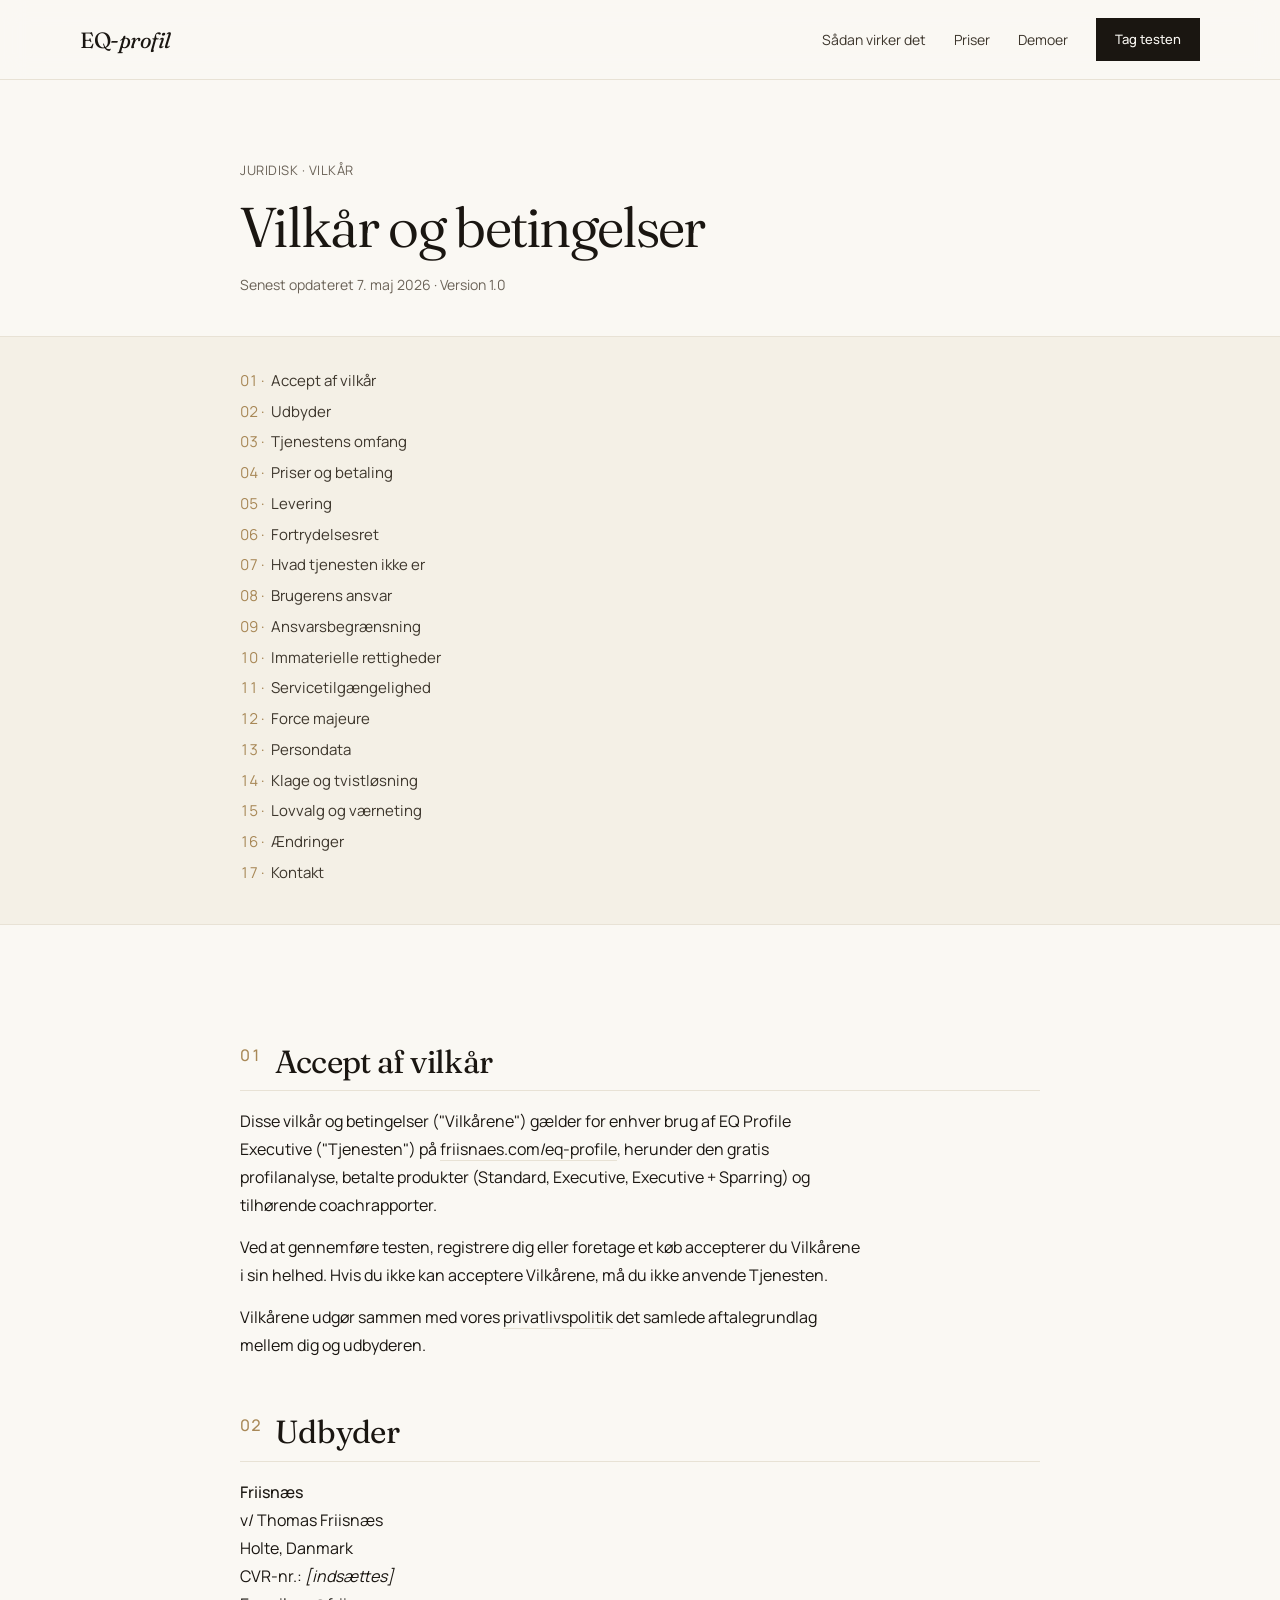
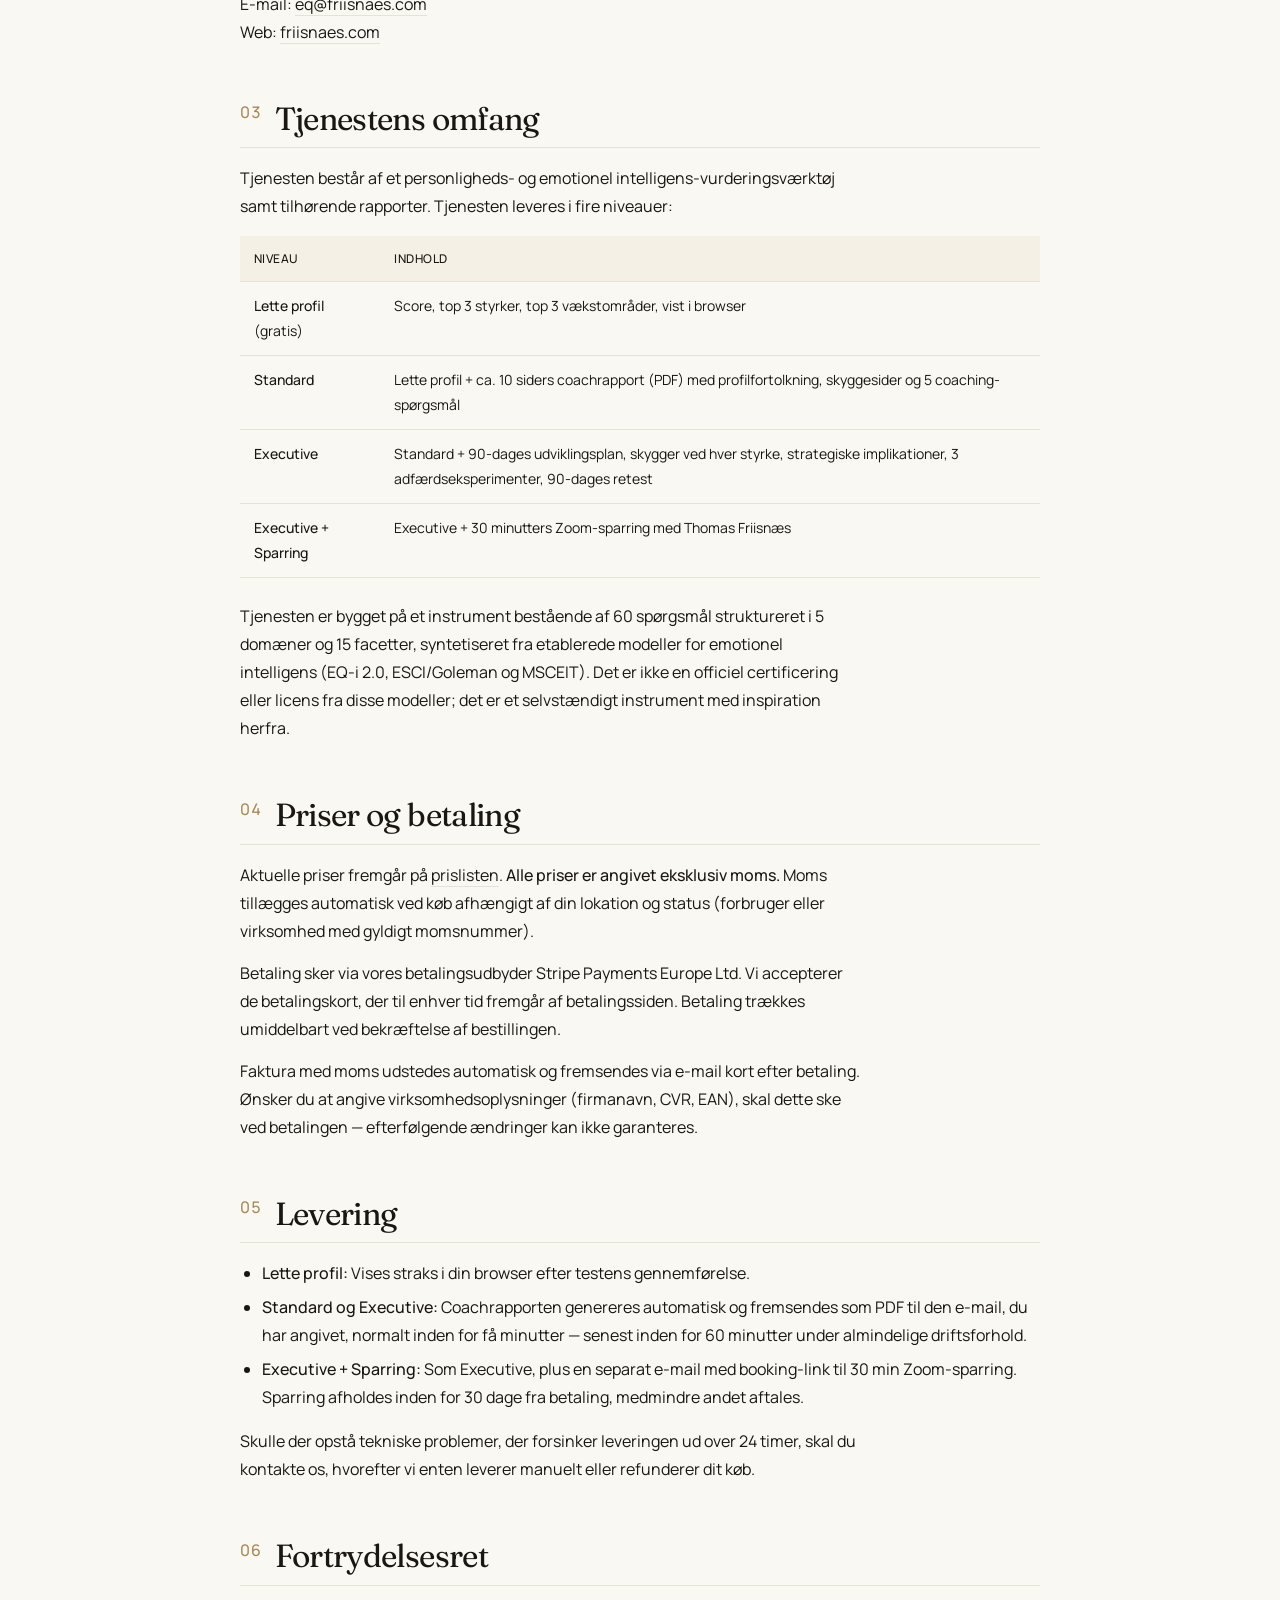
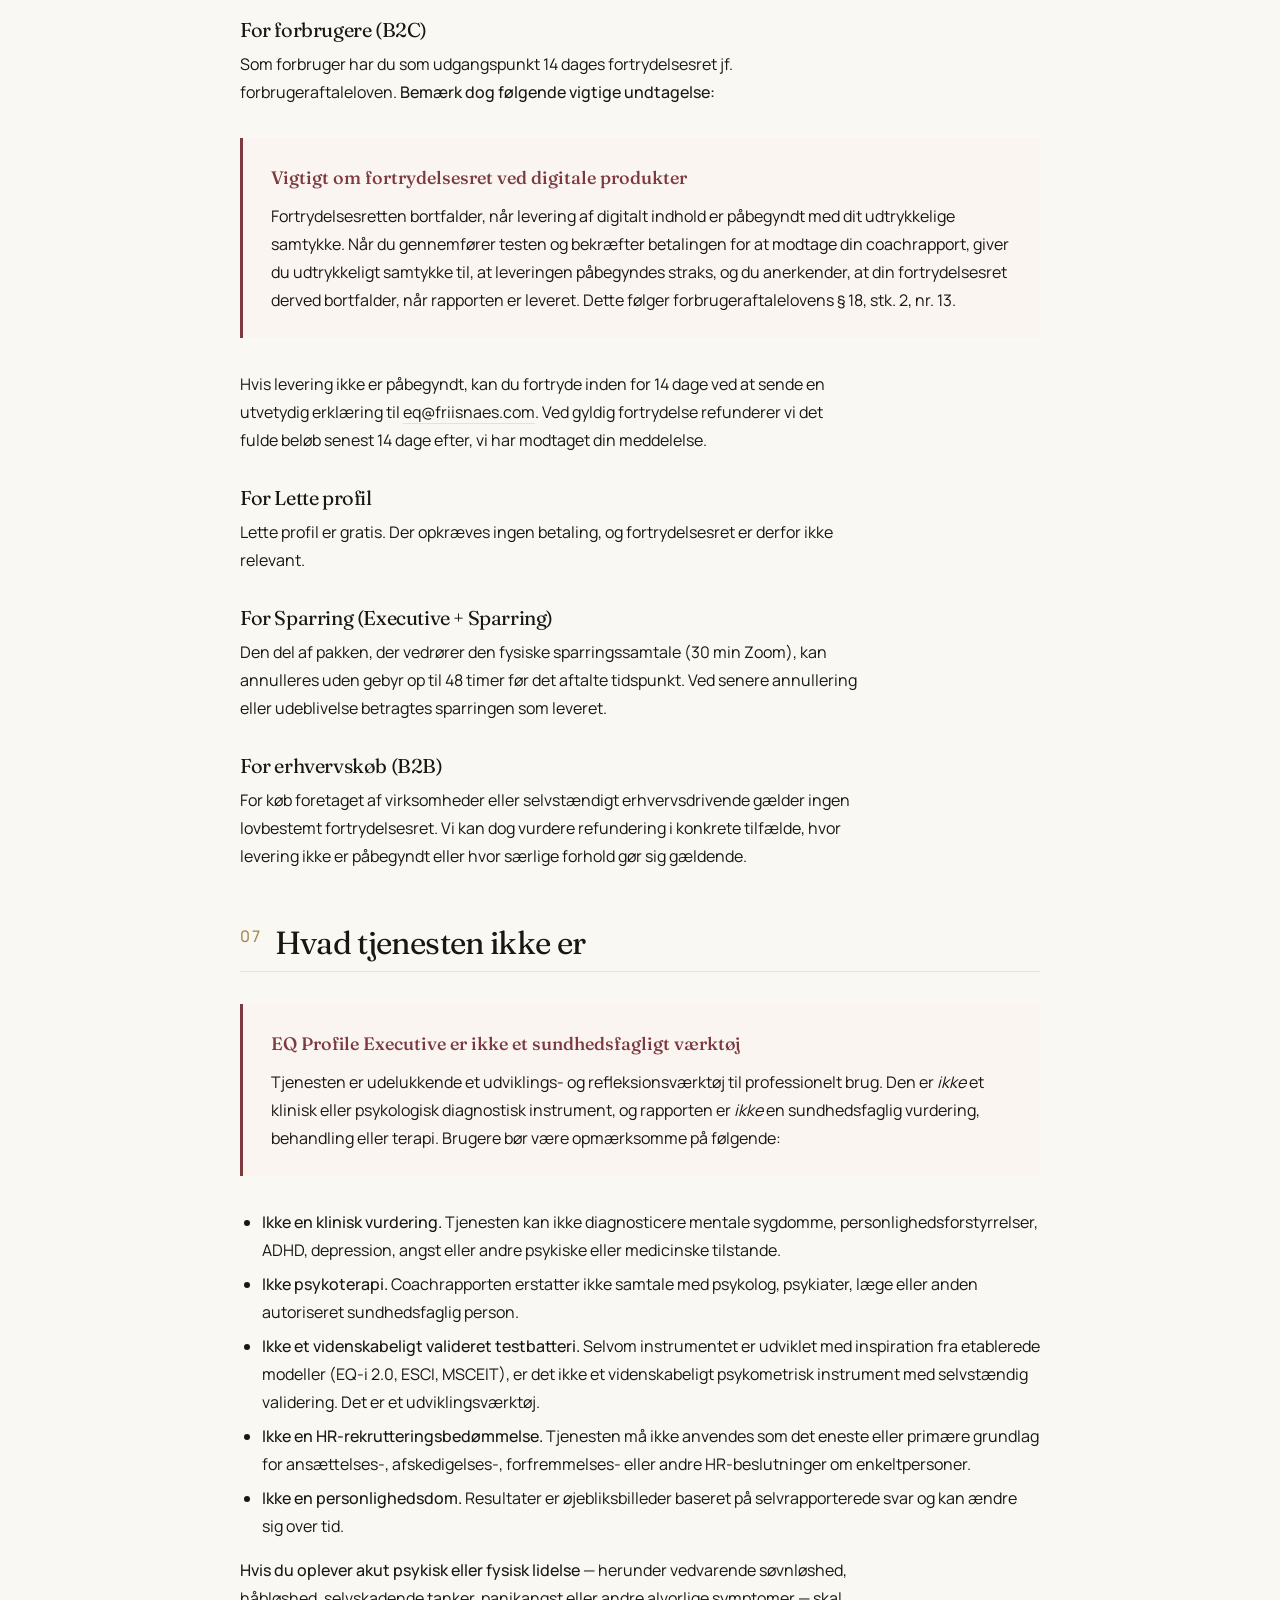
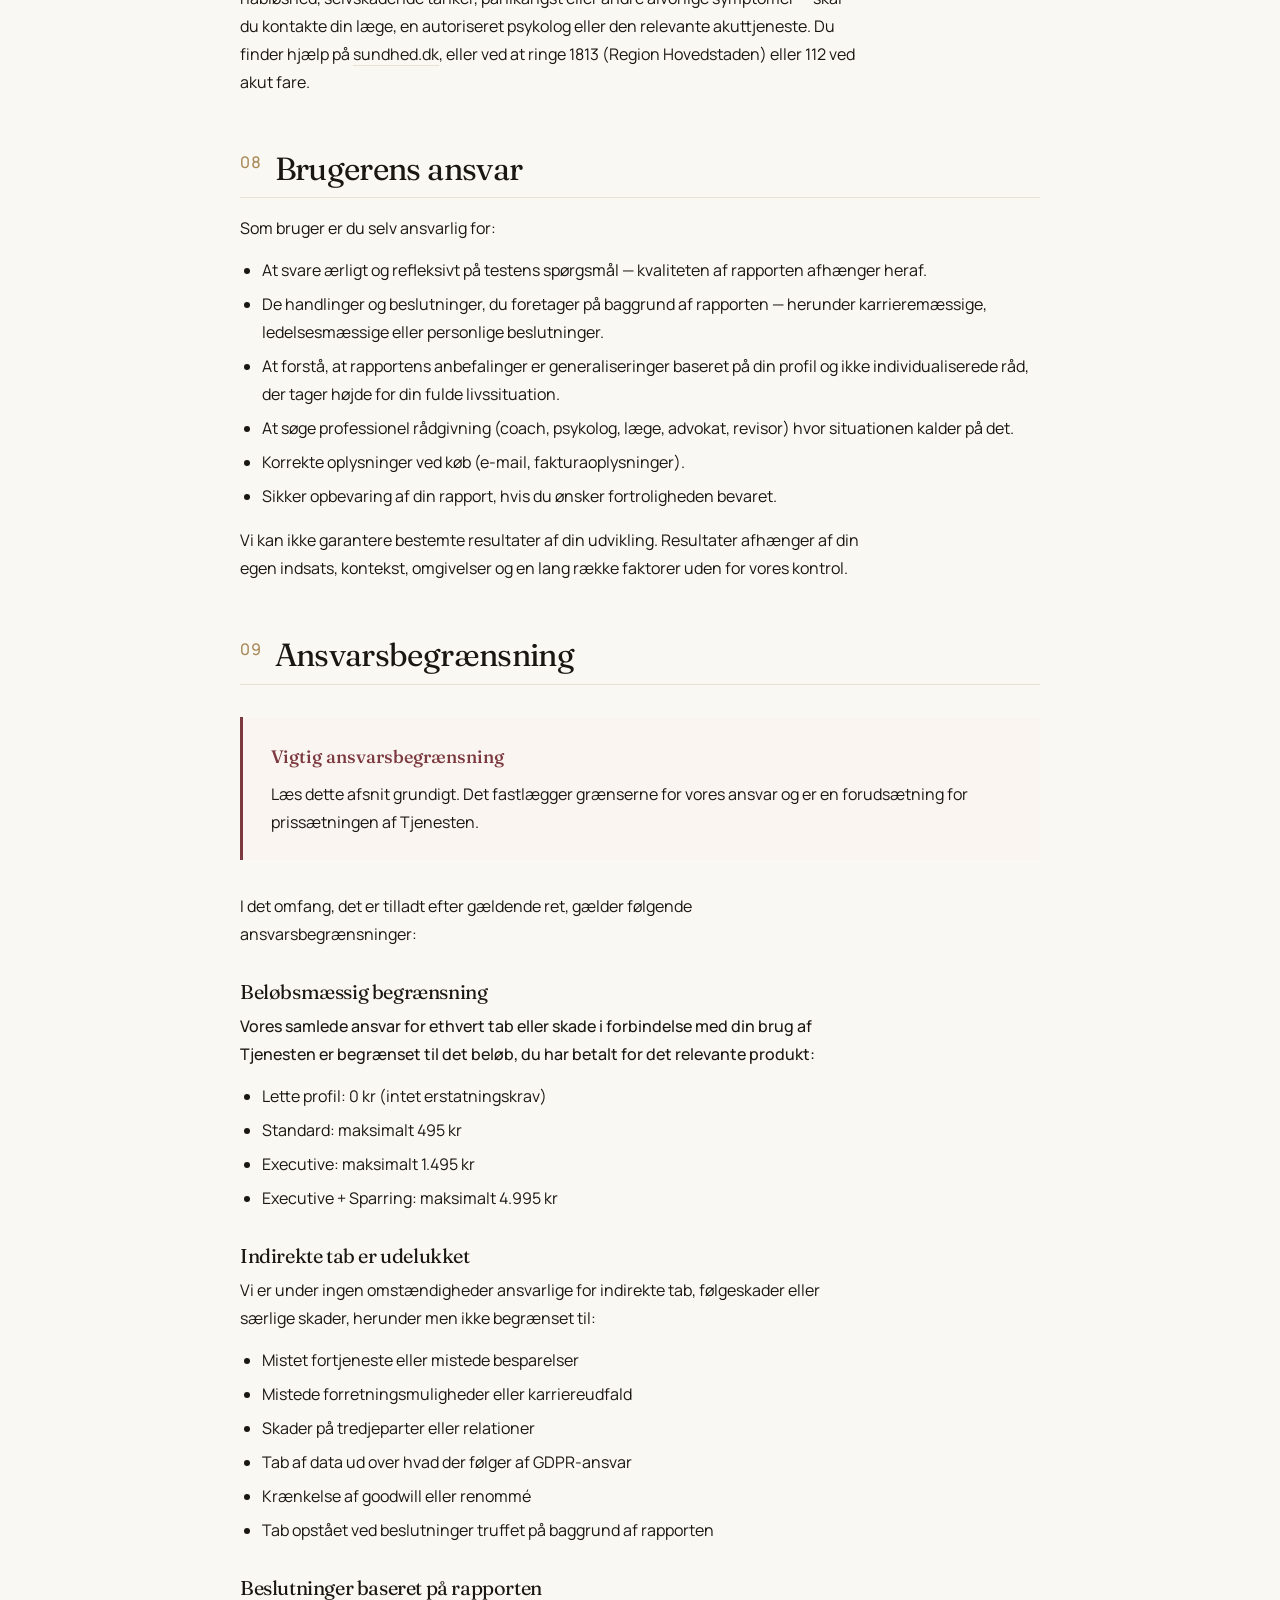
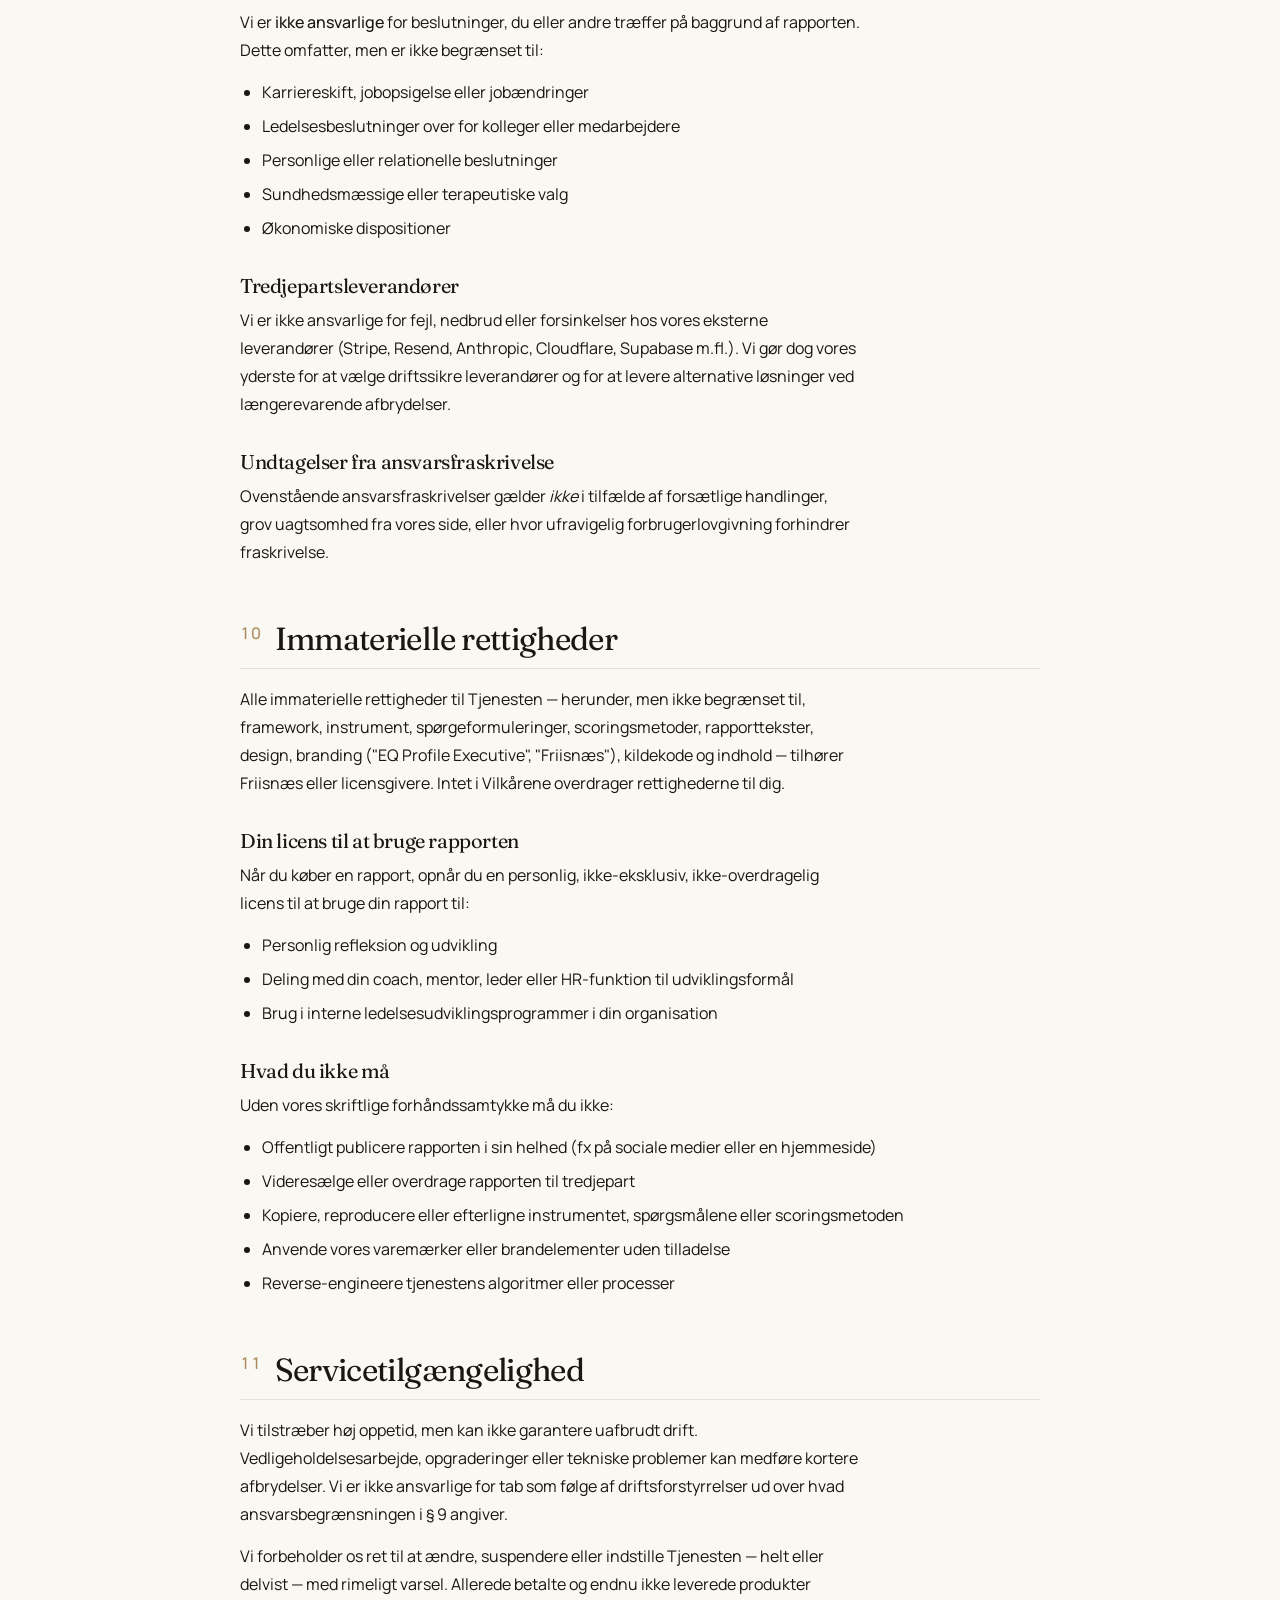
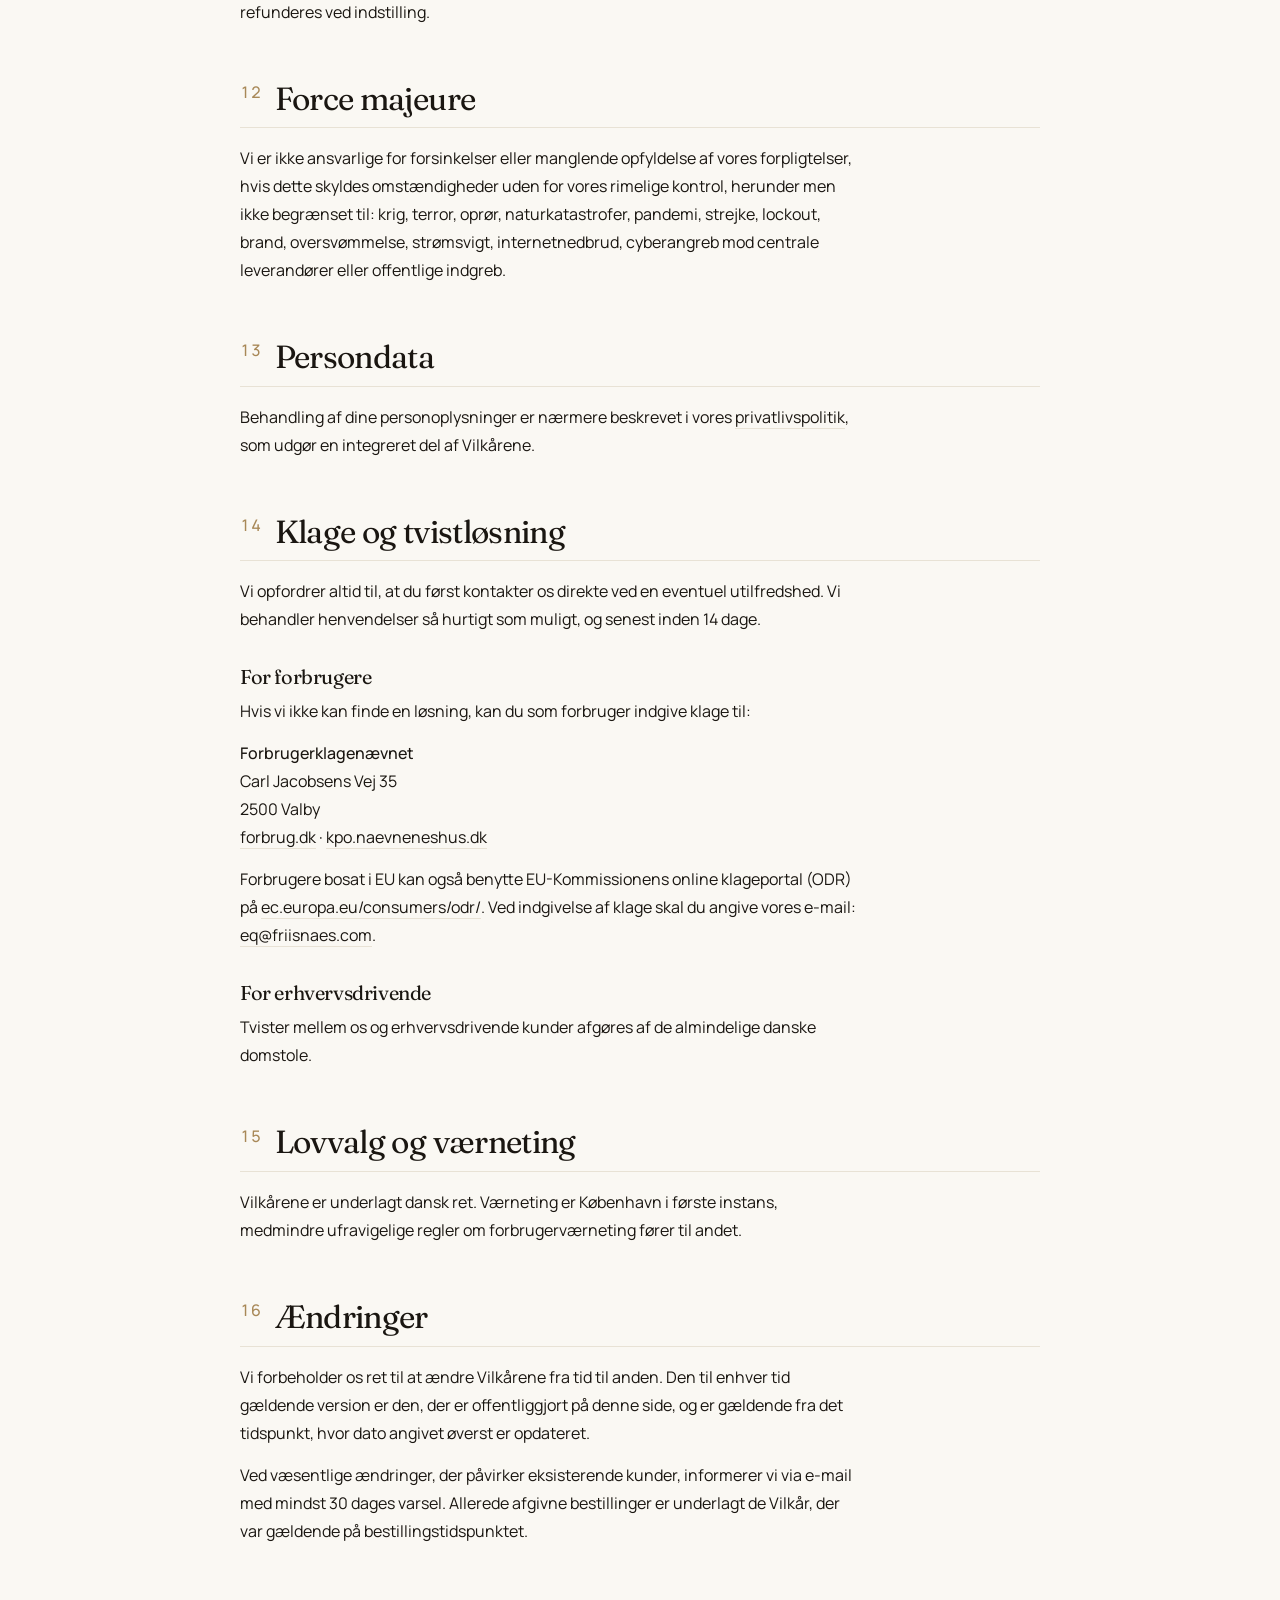
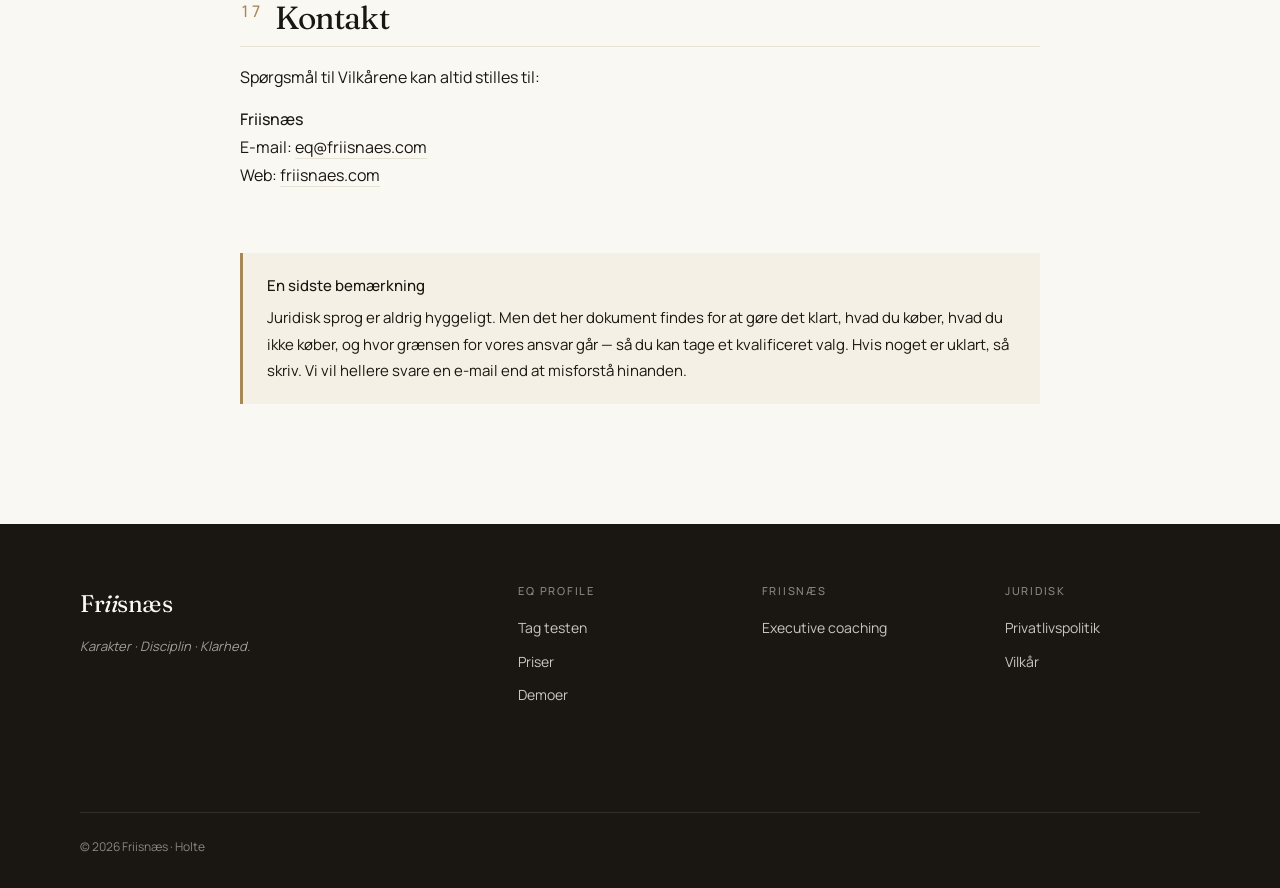
<file: terms.html>
<!DOCTYPE html>
<html lang="da">
<head>
<meta charset="UTF-8" />
<meta name="viewport" content="width=device-width, initial-scale=1.0" />
<title>Vilkår og betingelser | EQ Profile Executive</title>
<meta name="description" content="Vilkår og betingelser for brug af EQ Profile Executive. Tjenestebeskrivelse, ansvar, fortrydelsesret og rettigheder." />
<meta name="robots" content="noindex, follow" />
<link rel="canonical" href="https://friisnaes.com/eq-profile/terms.html" />
<style>
/* =====================================================
   EQ Profile — Friisnæs design system
   Editorial, restrained, executive
   ===================================================== */

@import url('https://fonts.googleapis.com/css2?family=Fraunces:ital,opsz,wght@0,9..144,300..600;1,9..144,300..600&family=Manrope:wght@300..600&display=swap');

:root {
  /* Palette — warm editorial */
  --bg: #FAF8F3;
  --bg-alt: #F4F0E6;
  --bg-pure: #FFFFFF;
  --bg-deep: #1A1611;
  --ink: #1A1611;
  --ink-soft: #3D362C;
  --muted: #6B6358;
  --line: #E8E2D5;
  --line-soft: #F0EBDD;

  /* Accents */
  --oxblood: #7C3A40;
  --forest: #2D4A30;
  --gold: #A88857;
  --rose: #C9A0A0;

  /* Score interpretation */
  --score-1: #B85450;
  --score-2: #C9904A;
  --score-3: #5B7A8C;
  --score-4: #4A7958;
  --score-5: #6B5B95;

  /* Type */
  --serif: 'Fraunces', 'Iowan Old Style', Georgia, serif;
  --sans: 'Manrope', -apple-system, BlinkMacSystemFont, sans-serif;

  /* Layout */
  --container: 1200px;
  --container-narrow: 880px;
  --gutter: clamp(20px, 4vw, 40px);
  --section-y: clamp(64px, 9vw, 128px);
}

@media (prefers-color-scheme: dark) {
  :root {
    --bg: #14110D;
    --bg-alt: #1C1814;
    --bg-pure: #0F0D0A;
    --bg-deep: #0F0D0A;
    --ink: #F0EBDD;
    --ink-soft: #C9C0AE;
    --muted: #8B8273;
    --line: #2A251E;
    --line-soft: #1F1B16;
  }
}

* { box-sizing: border-box; }

html { scroll-behavior: smooth; }

body {
  margin: 0;
  font-family: var(--sans);
  font-size: 17px;
  line-height: 1.65;
  color: var(--ink);
  background: var(--bg);
  -webkit-font-smoothing: antialiased;
  -moz-osx-font-smoothing: grayscale;
  font-feature-settings: 'ss01', 'cv11';
}

/* Selection */
::selection { background: var(--ink); color: var(--bg); }

/* Container */
.wrap { max-width: var(--container); margin: 0 auto; padding: 0 var(--gutter); }
.wrap-narrow { max-width: var(--container-narrow); margin: 0 auto; padding: 0 var(--gutter); }

/* Typography */
h1, h2, h3, h4 {
  font-family: var(--serif);
  font-weight: 400;
  letter-spacing: -0.02em;
  margin: 0;
  color: var(--ink);
  font-feature-settings: 'ss01';
}

h1 {
  font-size: clamp(40px, 7vw, 84px);
  line-height: 0.98;
  letter-spacing: -0.035em;
  font-weight: 350;
}

h2 {
  font-size: clamp(32px, 4.5vw, 56px);
  line-height: 1.05;
  letter-spacing: -0.025em;
  font-weight: 350;
}

h3 {
  font-size: clamp(22px, 2.4vw, 28px);
  line-height: 1.2;
  font-weight: 400;
}

h4 {
  font-size: 18px;
  line-height: 1.3;
  font-weight: 500;
  font-family: var(--sans);
  letter-spacing: 0;
}

em, .ital {
  font-style: italic;
  font-feature-settings: 'ss01';
}

p {
  margin: 0 0 1em;
  max-width: 62ch;
}

a {
  color: var(--ink);
  text-decoration: none;
  border-bottom: 0.5px solid var(--line);
  transition: border-color 0.2s, color 0.2s;
}

a:hover { border-color: var(--oxblood); color: var(--oxblood); }

/* Eyebrow / kicker */
.eyebrow {
  font-size: 11px;
  letter-spacing: 0.18em;
  text-transform: uppercase;
  color: var(--muted);
  font-weight: 500;
  margin-bottom: 1.25rem;
}

.eyebrow-num {
  display: inline-block;
  font-family: var(--sans);
  font-variant-numeric: tabular-nums;
  margin-right: 12px;
  color: var(--oxblood);
}

/* Numeric markers (01, 02, 03 — Friisnæs signature) */
.num {
  font-family: var(--sans);
  font-size: 13px;
  font-weight: 500;
  font-variant-numeric: tabular-nums;
  letter-spacing: 0.08em;
  color: var(--oxblood);
}

/* Buttons */
.btn {
  display: inline-flex;
  align-items: center;
  gap: 8px;
  padding: 14px 26px;
  font-family: var(--sans);
  font-size: 14px;
  font-weight: 500;
  letter-spacing: 0.01em;
  border: 1px solid var(--ink);
  border-radius: 0;
  cursor: pointer;
  transition: all 0.2s ease;
  text-decoration: none;
  background: transparent;
  color: var(--ink);
  line-height: 1;
}

.btn:hover { background: var(--ink); color: var(--bg); border-color: var(--ink); }

.btn-primary {
  background: var(--ink);
  color: var(--bg);
  border-color: var(--ink);
}

.btn-primary:hover { background: var(--oxblood); border-color: var(--oxblood); color: var(--bg); }

.btn-ghost {
  border-color: var(--line);
  color: var(--ink-soft);
}

.btn-ghost:hover { border-color: var(--ink); background: transparent; color: var(--ink); }

.btn-arrow::after {
  content: '→';
  margin-left: 4px;
  transition: transform 0.2s;
}
.btn:hover .btn-arrow::after, .btn-arrow:hover::after { transform: translateX(3px); }

/* Section rhythm */
section { padding: var(--section-y) 0; }
.section-pure { background: var(--bg-pure); }
.section-alt { background: var(--bg-alt); }
.section-deep { background: var(--bg-deep); color: var(--bg); }
.section-deep h1, .section-deep h2, .section-deep h3 { color: var(--bg); }
.section-deep .muted, .section-deep .eyebrow { color: rgba(250,248,243,0.6); }

/* Hairline */
.hr { height: 1px; background: var(--line); margin: 0; border: none; }

/* Header / Nav */
.nav {
  position: sticky;
  top: 0;
  z-index: 50;
  background: rgba(250, 248, 243, 0.92);
  backdrop-filter: blur(12px);
  -webkit-backdrop-filter: blur(12px);
  border-bottom: 1px solid var(--line);
}

.nav-inner {
  max-width: var(--container);
  margin: 0 auto;
  padding: 18px var(--gutter);
  display: flex;
  align-items: center;
  justify-content: space-between;
  gap: 24px;
}

.brand {
  font-family: var(--serif);
  font-size: 22px;
  font-weight: 400;
  letter-spacing: -0.02em;
  border: none;
  color: var(--ink);
}

.brand .ii { font-style: italic; }

.nav-links {
  display: flex;
  align-items: center;
  gap: 28px;
  font-size: 14px;
}

.nav-links a {
  border: none;
  color: var(--ink-soft);
  font-weight: 400;
}

.nav-links a:hover { color: var(--oxblood); }

.nav-links a.nav-cta {
  padding: 10px 18px;
  font-size: 13px;
  border: 1px solid var(--ink);
  background: var(--ink);
  color: var(--bg);
  font-weight: 500;
}

.nav-links a.nav-cta:hover { background: var(--oxblood); border-color: var(--oxblood); color: var(--bg); }

@media (max-width: 720px) {
  .nav-links a:not(.nav-cta) { display: none; }
}

/* Hero */
.hero {
  padding: clamp(60px, 10vw, 140px) 0 clamp(60px, 9vw, 120px);
  border-bottom: 1px solid var(--line);
}

.hero-eyebrow {
  font-size: 12px;
  letter-spacing: 0.18em;
  text-transform: uppercase;
  color: var(--oxblood);
  font-weight: 500;
  margin-bottom: 28px;
}

.hero h1 { max-width: 14ch; margin-bottom: 0.4em; }

.hero-lede {
  font-family: var(--serif);
  font-size: clamp(20px, 2.4vw, 26px);
  line-height: 1.4;
  color: var(--ink-soft);
  max-width: 32ch;
  margin: 0 0 2.5rem;
  font-weight: 350;
  font-style: italic;
}

.hero-actions { display: flex; flex-wrap: wrap; gap: 12px; margin-top: 2rem; }

.hero-tagline {
  font-size: 13px;
  letter-spacing: 0.02em;
  color: var(--muted);
  margin-top: 1.5rem;
  font-style: italic;
}

/* Stats strip */
.stats {
  display: grid;
  grid-template-columns: repeat(auto-fit, minmax(160px, 1fr));
  gap: 0;
  border-top: 1px solid var(--line);
  border-bottom: 1px solid var(--line);
}

.stat {
  padding: 32px 24px;
  border-right: 1px solid var(--line);
}
.stat:last-child { border-right: none; }

.stat-num {
  font-family: var(--serif);
  font-size: 44px;
  line-height: 1;
  font-weight: 400;
  letter-spacing: -0.02em;
  color: var(--ink);
  margin-bottom: 8px;
}

.stat-label {
  font-size: 12px;
  letter-spacing: 0.1em;
  text-transform: uppercase;
  color: var(--muted);
}

/* Pricing */
.pricing-grid {
  display: grid;
  grid-template-columns: repeat(auto-fit, minmax(240px, 1fr));
  gap: 0;
  border: 1px solid var(--line);
  background: var(--bg-pure);
}

.pricing-card {
  padding: 36px 28px 32px;
  border-right: 1px solid var(--line);
  position: relative;
  display: flex;
  flex-direction: column;
}
.pricing-card:last-child { border-right: none; }

@media (max-width: 880px) {
  .pricing-card { border-right: none; border-bottom: 1px solid var(--line); }
  .pricing-card:last-child { border-bottom: none; }
}

.pricing-card.featured {
  background: var(--bg-deep);
  color: var(--bg);
}
.pricing-card.featured h3, .pricing-card.featured .price { color: var(--bg); }
.pricing-card.featured .pricing-features { color: rgba(250,248,243,0.78); }
.pricing-card.featured .pricing-tag { background: var(--gold); color: var(--bg-deep); }

.pricing-tag {
  position: absolute;
  top: -1px; left: 50%;
  transform: translate(-50%, -50%);
  background: var(--ink);
  color: var(--bg);
  padding: 4px 14px;
  font-size: 10px;
  letter-spacing: 0.14em;
  text-transform: uppercase;
  font-weight: 500;
}

.pricing-name {
  font-family: var(--serif);
  font-size: 22px;
  letter-spacing: -0.01em;
  margin-bottom: 6px;
  font-weight: 400;
}

.pricing-sub {
  font-size: 13px;
  color: var(--muted);
  margin-bottom: 24px;
  letter-spacing: 0.01em;
}

.price {
  display: flex;
  align-items: baseline;
  gap: 6px;
  margin-bottom: 24px;
}

.price-num {
  font-family: var(--serif);
  font-size: 44px;
  line-height: 1;
  font-weight: 400;
  letter-spacing: -0.025em;
}

.price-cur {
  font-size: 14px;
  color: var(--muted);
  letter-spacing: 0.02em;
}

.pricing-features {
  list-style: none;
  padding: 0;
  margin: 0 0 28px;
  font-size: 14px;
  line-height: 1.6;
  color: var(--ink-soft);
  flex: 1;
}

.pricing-features li {
  padding: 7px 0 7px 22px;
  position: relative;
  border-bottom: 1px solid var(--line-soft);
}
.pricing-features li:last-child { border-bottom: none; }

.pricing-features li::before {
  content: '—';
  position: absolute;
  left: 0;
  color: var(--oxblood);
  font-weight: 500;
}

.pricing-card.featured .pricing-features li {
  border-bottom-color: rgba(250,248,243,0.1);
}
.pricing-card.featured .pricing-features li::before { color: var(--gold); }

/* Demo profile cards */
.demo-grid {
  display: grid;
  grid-template-columns: repeat(auto-fit, minmax(280px, 1fr));
  gap: 1px;
  background: var(--line);
  border: 1px solid var(--line);
}

.demo-card {
  background: var(--bg-pure);
  padding: 32px 28px;
  display: flex;
  flex-direction: column;
  text-decoration: none;
  border: none;
  transition: background 0.2s;
}

.demo-card:hover { background: var(--bg-alt); border: none; }

.demo-num {
  font-size: 12px;
  letter-spacing: 0.14em;
  color: var(--oxblood);
  font-weight: 500;
  margin-bottom: 16px;
  font-variant-numeric: tabular-nums;
}

.demo-name {
  font-family: var(--serif);
  font-size: 26px;
  line-height: 1.1;
  letter-spacing: -0.02em;
  font-weight: 400;
  margin-bottom: 8px;
  color: var(--ink);
}

.demo-name em { color: var(--oxblood); }

.demo-tag {
  font-size: 12px;
  color: var(--muted);
  letter-spacing: 0.04em;
  margin-bottom: 18px;
}

.demo-desc {
  font-size: 14px;
  line-height: 1.55;
  color: var(--ink-soft);
  margin: 0 0 20px;
  flex: 1;
}

.demo-mini-bars {
  display: flex;
  gap: 4px;
  margin-bottom: 16px;
  height: 28px;
  align-items: flex-end;
}

.demo-mini-bars > div {
  flex: 1;
  border-radius: 1px;
  min-height: 4px;
  opacity: 0.85;
}

.demo-cta {
  font-size: 13px;
  font-weight: 500;
  color: var(--ink);
  letter-spacing: 0.02em;
  display: inline-flex;
  align-items: center;
  gap: 6px;
}

.demo-cta::after {
  content: '→';
  transition: transform 0.2s;
}

.demo-card:hover .demo-cta::after { transform: translateX(3px); }

/* Process / 3-up sections */
.three-up {
  display: grid;
  grid-template-columns: repeat(auto-fit, minmax(260px, 1fr));
  gap: 0;
  border-top: 1px solid var(--line);
}

.three-up > div {
  padding: 40px 32px 40px 0;
  border-right: 1px solid var(--line);
}
.three-up > div:last-child { border-right: none; padding-right: 0; }

@media (max-width: 880px) {
  .three-up > div { border-right: none; border-bottom: 1px solid var(--line); padding: 32px 0; }
  .three-up > div:last-child { border-bottom: none; }
}

.three-up h3 { margin-top: 18px; margin-bottom: 12px; }
.three-up .num { display: block; margin-bottom: 8px; }
.three-up p { font-size: 15px; color: var(--ink-soft); margin: 0; }

/* Domain visualization */
.domain-table {
  border-top: 1px solid var(--line);
  border-bottom: 1px solid var(--line);
  background: var(--bg-pure);
}

.domain-row {
  padding: 24px 0;
  border-bottom: 1px solid var(--line-soft);
  display: grid;
  grid-template-columns: 60px 1fr 2fr;
  gap: 32px;
  align-items: baseline;
}

.domain-row:last-child { border-bottom: none; }

.domain-row .num { padding-top: 6px; }

.domain-name {
  font-family: var(--serif);
  font-size: 22px;
  font-weight: 400;
  letter-spacing: -0.01em;
  color: var(--ink);
}

.domain-facets {
  font-size: 14px;
  color: var(--ink-soft);
  line-height: 1.7;
}

.domain-facets em {
  color: var(--ink);
  font-style: italic;
  font-weight: 500;
}

@media (max-width: 720px) {
  .domain-row { grid-template-columns: 1fr; gap: 6px; padding: 20px 0; }
}

/* FAQ */
.faq-grid { display: grid; grid-template-columns: 1fr; gap: 0; border-top: 1px solid var(--line); }

.faq-item {
  padding: 28px 0;
  border-bottom: 1px solid var(--line);
  display: grid;
  grid-template-columns: 60px 1fr;
  gap: 32px;
}

.faq-item .num { padding-top: 6px; }

.faq-q {
  font-family: var(--serif);
  font-size: 22px;
  font-weight: 400;
  letter-spacing: -0.01em;
  color: var(--ink);
  margin: 0 0 8px;
}

.faq-a {
  font-size: 15px;
  color: var(--ink-soft);
  line-height: 1.65;
  margin: 0;
  max-width: 70ch;
}

@media (max-width: 720px) {
  .faq-item { grid-template-columns: 1fr; gap: 4px; }
}

/* Closing CTA */
.closing {
  text-align: left;
  padding: clamp(80px, 12vw, 160px) 0;
}

.closing h2 { max-width: 18ch; margin-bottom: 32px; }
.closing-tag {
  font-style: italic;
  color: var(--muted);
  font-size: 14px;
  margin-top: 24px;
  letter-spacing: 0.01em;
}

/* Footer */
footer {
  background: var(--bg-deep);
  color: rgba(250,248,243,0.78);
  padding: 60px 0 32px;
  font-size: 14px;
}

footer .wrap { display: grid; grid-template-columns: 2fr 1fr 1fr 1fr; gap: 48px; }

@media (max-width: 720px) { footer .wrap { grid-template-columns: 1fr 1fr; } }

footer h4 {
  font-size: 11px;
  letter-spacing: 0.16em;
  text-transform: uppercase;
  color: rgba(250,248,243,0.5);
  margin-bottom: 18px;
  font-weight: 500;
}

footer ul { list-style: none; padding: 0; margin: 0; }
footer li { margin-bottom: 10px; }
footer a {
  color: rgba(250,248,243,0.78);
  border: none;
  font-size: 14px;
}
footer a:hover { color: var(--gold); }

.footer-brand {
  font-family: var(--serif);
  font-size: 24px;
  font-weight: 400;
  color: var(--bg);
  margin-bottom: 12px;
  letter-spacing: -0.02em;
}
.footer-brand .ii { font-style: italic; }

.footer-tag {
  font-size: 13px;
  line-height: 1.6;
  color: rgba(250,248,243,0.6);
  max-width: 32ch;
  margin: 0;
  font-style: italic;
}

.footer-bottom {
  margin-top: 48px;
  padding-top: 24px;
  border-top: 1px solid rgba(250,248,243,0.1);
  display: flex;
  justify-content: space-between;
  flex-wrap: wrap;
  gap: 12px;
  font-size: 12px;
  color: rgba(250,248,243,0.5);
}

/* =====================================================
   Test page specifics
   ===================================================== */

.test-shell {
  min-height: calc(100vh - 200px);
  padding: 60px 0;
}

.test-progress {
  position: sticky;
  top: 60px;
  background: var(--bg);
  padding: 16px 0;
  border-bottom: 1px solid var(--line);
  z-index: 10;
  margin-bottom: 40px;
}

.test-progress-bar {
  height: 2px;
  background: var(--line);
  position: relative;
  margin-top: 8px;
}

.test-progress-bar > div {
  height: 100%;
  background: var(--oxblood);
  transition: width 0.3s ease;
}

.test-progress-meta {
  display: flex;
  justify-content: space-between;
  font-size: 12px;
  letter-spacing: 0.04em;
  color: var(--muted);
}

.test-item {
  padding: 36px 0;
  border-bottom: 1px solid var(--line);
}

.test-item:last-child { border-bottom: none; }

.test-item-num {
  font-size: 11px;
  letter-spacing: 0.16em;
  color: var(--oxblood);
  font-weight: 500;
  font-variant-numeric: tabular-nums;
  margin-bottom: 16px;
}

.test-item-text {
  font-family: var(--serif);
  font-size: clamp(20px, 2.6vw, 26px);
  line-height: 1.35;
  letter-spacing: -0.015em;
  font-weight: 350;
  color: var(--ink);
  margin: 0 0 24px;
  max-width: 30ch;
}

.test-likert {
  display: grid;
  grid-template-columns: repeat(5, 1fr);
  gap: 8px;
}

.test-likert button {
  padding: 16px 8px;
  border: 1px solid var(--line);
  background: transparent;
  font-family: var(--sans);
  font-size: 12px;
  letter-spacing: 0.02em;
  cursor: pointer;
  color: var(--ink-soft);
  transition: all 0.15s;
  line-height: 1.3;
}

.test-likert button:hover {
  border-color: var(--ink-soft);
  color: var(--ink);
}

.test-likert button.sel {
  background: var(--ink);
  color: var(--bg);
  border-color: var(--ink);
  font-weight: 500;
}

.test-nav {
  display: flex;
  justify-content: space-between;
  align-items: center;
  padding: 32px 0;
  margin-top: 32px;
  border-top: 1px solid var(--line);
}

/* Results */
.result-hero {
  padding: 60px 0 40px;
  border-bottom: 1px solid var(--line);
}

.result-score {
  display: flex;
  align-items: baseline;
  gap: 24px;
  margin-top: 32px;
}

.result-score-num {
  font-family: var(--serif);
  font-size: clamp(80px, 14vw, 160px);
  line-height: 0.9;
  font-weight: 350;
  letter-spacing: -0.05em;
}

.result-score-meta { padding-bottom: 12px; }

.result-score-level {
  font-family: var(--serif);
  font-size: clamp(22px, 2.6vw, 28px);
  line-height: 1.2;
  font-weight: 400;
  font-style: italic;
  margin-bottom: 6px;
}

.result-bars {
  padding: 60px 0;
}

.result-bar-row {
  padding: 18px 0;
  border-bottom: 1px solid var(--line-soft);
  display: grid;
  grid-template-columns: 1fr 100px;
  gap: 24px;
  align-items: center;
}

.result-bar-name {
  font-family: var(--serif);
  font-size: 18px;
  letter-spacing: -0.01em;
  font-weight: 400;
}

.result-bar-name.facet {
  font-family: var(--sans);
  font-size: 14px;
  font-weight: 400;
  color: var(--ink-soft);
  padding-left: 24px;
}

.result-bar-track {
  position: relative;
  height: 6px;
  background: var(--line-soft);
  margin-top: 8px;
  grid-column: 1 / -1;
}

.result-bar-fill {
  position: absolute;
  height: 100%;
  top: 0; left: 0;
}

.result-bar-value {
  font-family: var(--serif);
  font-size: 22px;
  font-variant-numeric: tabular-nums;
  text-align: right;
  letter-spacing: -0.01em;
}

.result-domain-block { margin-bottom: 36px; }

/* Locked / upgrade gate */
.lock-gate {
  background: var(--bg-deep);
  color: var(--bg);
  padding: 64px 0;
  position: relative;
  overflow: hidden;
}

.lock-gate h2 { color: var(--bg); max-width: 18ch; margin-bottom: 0.4em; }
.lock-gate p { color: rgba(250,248,243,0.78); max-width: 50ch; }
.lock-gate .btn-primary {
  background: var(--gold);
  border-color: var(--gold);
  color: var(--bg-deep);
}
.lock-gate .btn-primary:hover { background: var(--bg); border-color: var(--bg); color: var(--bg-deep); }

.lock-preview {
  margin-top: 48px;
  padding: 32px;
  border: 1px solid rgba(250,248,243,0.18);
  background: rgba(250,248,243,0.04);
  position: relative;
}

.lock-preview-content {
  filter: blur(3px);
  opacity: 0.55;
  user-select: none;
  pointer-events: none;
}

.lock-preview-icon {
  position: absolute;
  top: 50%; left: 50%;
  transform: translate(-50%, -50%);
  font-family: var(--serif);
  font-size: 13px;
  letter-spacing: 0.16em;
  text-transform: uppercase;
  background: var(--gold);
  color: var(--bg-deep);
  padding: 12px 24px;
  font-weight: 500;
}

/* Subtle animations */
@keyframes fadeUp {
  from { opacity: 0; transform: translateY(10px); }
  to { opacity: 1; transform: translateY(0); }
}

.fade-up { animation: fadeUp 0.5s ease forwards; }

/* Cookie consent */
.cookie-banner {
  position: fixed;
  bottom: 16px;
  left: 16px;
  right: 16px;
  max-width: 480px;
  background: var(--bg-deep);
  color: var(--bg);
  padding: 22px 24px;
  font-size: 13px;
  line-height: 1.55;
  z-index: 100;
  box-shadow: 0 12px 40px rgba(0,0,0,0.18);
  display: none;
}

.cookie-banner.show { display: block; animation: fadeUp 0.4s ease forwards; }

.cookie-banner h4 { color: var(--bg); margin-bottom: 6px; font-size: 14px; }
.cookie-banner p { margin: 0 0 14px; color: rgba(250,248,243,0.78); }
.cookie-banner-actions { display: flex; gap: 8px; }
.cookie-banner button {
  padding: 8px 14px;
  font-size: 12px;
  background: transparent;
  color: var(--bg);
  border: 1px solid rgba(250,248,243,0.3);
  cursor: pointer;
  font-family: var(--sans);
}
.cookie-banner button:hover { background: rgba(250,248,243,0.1); }
.cookie-banner button.primary { background: var(--gold); color: var(--bg-deep); border-color: var(--gold); }
.cookie-banner button.primary:hover { background: var(--bg); border-color: var(--bg); color: var(--bg-deep); }

/* Responsive guards */
@media (max-width: 540px) {
  .test-likert { grid-template-columns: repeat(5, 1fr); gap: 4px; }
  .test-likert button { padding: 12px 4px; font-size: 11px; }
  .stat-num { font-size: 32px; }
}

</style>
<style>
.legal-hero { padding: 80px 0 40px; background: var(--bg); border-bottom: 1px solid var(--line); }
.legal-hero h1 { font-size: 56px; line-height: 1.05; letter-spacing: -0.03em; margin: 16px 0 8px; }
.legal-meta { font-size: 13px; color: var(--muted); letter-spacing: 0.04em; text-transform: uppercase; }
.legal-toc { background: var(--bg-alt); padding: 32px 0; border-bottom: 1px solid var(--line); }
.legal-toc ol { list-style: none; padding: 0; margin: 0; counter-reset: toc; }
.legal-toc li { counter-increment: toc; margin-bottom: 6px; font-size: 15px; }
.legal-toc li::before { content: counter(toc, decimal-leading-zero) " · "; color: var(--gold); font-variant-numeric: tabular-nums; margin-right: 4px; }
.legal-toc a { color: var(--ink-soft); border-bottom-color: transparent; }
.legal-toc a:hover { color: var(--ink); border-bottom-color: var(--ink); }
.legal-body { padding: 64px 0 96px; font-size: 16px; line-height: 1.75; color: var(--ink); }
.legal-body h2 { font-family: var(--serif); font-size: 32px; font-weight: 400; letter-spacing: -0.02em; margin: 56px 0 16px; padding-bottom: 12px; border-bottom: 1px solid var(--line); scroll-margin-top: 24px; }
.legal-body h2 .num { color: var(--gold); font-size: 16px; vertical-align: super; margin-right: 12px; font-variant-numeric: tabular-nums; }
.legal-body h3 { font-family: var(--serif); font-size: 20px; font-weight: 400; margin: 32px 0 8px; }
.legal-body p { margin: 0 0 14px; }
.legal-body ul, .legal-body ol { padding-left: 22px; margin: 8px 0 16px; }
.legal-body li { margin-bottom: 6px; }
.legal-body strong { font-weight: 500; color: var(--ink); }
.legal-body table { width: 100%; border-collapse: collapse; margin: 16px 0 24px; font-size: 14px; }
.legal-body th, .legal-body td { padding: 12px 14px; text-align: left; border-bottom: 1px solid var(--line); vertical-align: top; }
.legal-body th { font-weight: 500; color: var(--ink); background: var(--bg-alt); font-size: 12px; letter-spacing: 0.04em; text-transform: uppercase; }
.legal-callout { background: var(--bg-alt); border-left: 3px solid var(--gold); padding: 20px 24px; margin: 24px 0; font-size: 15px; }
.legal-callout strong { display: block; margin-bottom: 6px; color: var(--ink); }
.legal-warning { background: #faf5f0; border-left: 3px solid var(--oxblood); padding: 24px 28px; margin: 32px 0; font-size: 16px; }
.legal-warning strong { display: block; margin-bottom: 8px; color: var(--oxblood); font-family: var(--serif); font-size: 18px; }
@media (max-width: 640px) {
  .legal-hero h1 { font-size: 40px; }
  .legal-body h2 { font-size: 26px; }
}
</style>
</head>
<body>

<nav class="nav">
  <div class="nav-inner">
    <a href="index.html" class="brand">EQ-<span class="ii">profil</span></a>
    <div class="nav-links">
      <a href="index.html#hvordan">Sådan virker det</a>
      <a href="index.html#priser">Priser</a>
      <a href="index.html#demoer">Demoer</a>
      <a href="test.html" class="nav-cta">Tag testen</a>
    </div>
  </div>
</nav>

<section class="legal-hero">
  <div class="wrap-narrow">
    <div class="legal-meta">Juridisk · Vilkår</div>
    <h1>Vilkår og betingelser</h1>
    <p style="font-size: 14px; color: var(--muted); margin: 16px 0 0;">Senest opdateret 7. maj 2026 · Version 1.0</p>
  </div>
</section>

<section class="legal-toc">
  <div class="wrap-narrow">
    <ol>
      <li><a href="#accept">Accept af vilkår</a></li>
      <li><a href="#udbyder">Udbyder</a></li>
      <li><a href="#tjenesten">Tjenestens omfang</a></li>
      <li><a href="#priser">Priser og betaling</a></li>
      <li><a href="#levering">Levering</a></li>
      <li><a href="#fortrydelse">Fortrydelsesret</a></li>
      <li><a href="#ikke-klinisk">Hvad tjenesten ikke er</a></li>
      <li><a href="#ansvar-bruger">Brugerens ansvar</a></li>
      <li><a href="#ansvarsfraskrivelse">Ansvarsbegrænsning</a></li>
      <li><a href="#ip">Immaterielle rettigheder</a></li>
      <li><a href="#tilgaengelighed">Servicetilgængelighed</a></li>
      <li><a href="#force-majeure">Force majeure</a></li>
      <li><a href="#persondata">Persondata</a></li>
      <li><a href="#klage">Klage og tvistløsning</a></li>
      <li><a href="#lovvalg">Lovvalg og værneting</a></li>
      <li><a href="#aendringer">Ændringer</a></li>
      <li><a href="#kontakt">Kontakt</a></li>
    </ol>
  </div>
</section>

<section class="legal-body">
  <div class="wrap-narrow">

    <h2 id="accept"><span class="num">01</span>Accept af vilkår</h2>
    <p>Disse vilkår og betingelser ("Vilkårene") gælder for enhver brug af EQ Profile Executive ("Tjenesten") på <a href="https://friisnaes.com/eq-profile/">friisnaes.com/eq-profile</a>, herunder den gratis profilanalyse, betalte produkter (Standard, Executive, Executive + Sparring) og tilhørende coachrapporter.</p>
    <p>Ved at gennemføre testen, registrere dig eller foretage et køb accepterer du Vilkårene i sin helhed. Hvis du ikke kan acceptere Vilkårene, må du ikke anvende Tjenesten.</p>
    <p>Vilkårene udgør sammen med vores <a href="privacy.html">privatlivspolitik</a> det samlede aftalegrundlag mellem dig og udbyderen.</p>

    <h2 id="udbyder"><span class="num">02</span>Udbyder</h2>
    <p>
      <strong>Friisnæs</strong><br />
      v/ Thomas Friisnæs<br />
      Holte, Danmark<br />
      CVR-nr.: <em>[indsættes]</em><br />
      E-mail: <a href="mailto:eq@friisnaes.com">eq@friisnaes.com</a><br />
      Web: <a href="https://friisnaes.com">friisnaes.com</a>
    </p>

    <h2 id="tjenesten"><span class="num">03</span>Tjenestens omfang</h2>
    <p>Tjenesten består af et personligheds- og emotionel intelligens-vurderingsværktøj samt tilhørende rapporter. Tjenesten leveres i fire niveauer:</p>

    <table>
      <thead>
        <tr><th>Niveau</th><th>Indhold</th></tr>
      </thead>
      <tbody>
        <tr>
          <td><strong>Lette profil</strong> (gratis)</td>
          <td>Score, top 3 styrker, top 3 vækstområder, vist i browser</td>
        </tr>
        <tr>
          <td><strong>Standard</strong></td>
          <td>Lette profil + ca. 10 siders coachrapport (PDF) med profilfortolkning, skyggesider og 5 coaching-spørgsmål</td>
        </tr>
        <tr>
          <td><strong>Executive</strong></td>
          <td>Standard + 90-dages udviklingsplan, skygger ved hver styrke, strategiske implikationer, 3 adfærdseksperimenter, 90-dages retest</td>
        </tr>
        <tr>
          <td><strong>Executive + Sparring</strong></td>
          <td>Executive + 30 minutters Zoom-sparring med Thomas Friisnæs</td>
        </tr>
      </tbody>
    </table>

    <p>Tjenesten er bygget på et instrument bestående af 60 spørgsmål struktureret i 5 domæner og 15 facetter, syntetiseret fra etablerede modeller for emotionel intelligens (EQ-i 2.0, ESCI/Goleman og MSCEIT). Det er ikke en officiel certificering eller licens fra disse modeller; det er et selvstændigt instrument med inspiration herfra.</p>

    <h2 id="priser"><span class="num">04</span>Priser og betaling</h2>
    <p>Aktuelle priser fremgår på <a href="index.html#priser">prislisten</a>. <strong>Alle priser er angivet eksklusiv moms.</strong> Moms tillægges automatisk ved køb afhængigt af din lokation og status (forbruger eller virksomhed med gyldigt momsnummer).</p>
    <p>Betaling sker via vores betalingsudbyder Stripe Payments Europe Ltd. Vi accepterer de betalingskort, der til enhver tid fremgår af betalingssiden. Betaling trækkes umiddelbart ved bekræftelse af bestillingen.</p>
    <p>Faktura med moms udstedes automatisk og fremsendes via e-mail kort efter betaling. Ønsker du at angive virksomhedsoplysninger (firmanavn, CVR, EAN), skal dette ske ved betalingen — efterfølgende ændringer kan ikke garanteres.</p>

    <h2 id="levering"><span class="num">05</span>Levering</h2>
    <ul>
      <li><strong>Lette profil:</strong> Vises straks i din browser efter testens gennemførelse.</li>
      <li><strong>Standard og Executive:</strong> Coachrapporten genereres automatisk og fremsendes som PDF til den e-mail, du har angivet, normalt inden for få minutter — senest inden for 60 minutter under almindelige driftsforhold.</li>
      <li><strong>Executive + Sparring:</strong> Som Executive, plus en separat e-mail med booking-link til 30 min Zoom-sparring. Sparring afholdes inden for 30 dage fra betaling, medmindre andet aftales.</li>
    </ul>
    <p>Skulle der opstå tekniske problemer, der forsinker leveringen ud over 24 timer, skal du kontakte os, hvorefter vi enten leverer manuelt eller refunderer dit køb.</p>

    <h2 id="fortrydelse"><span class="num">06</span>Fortrydelsesret</h2>

    <h3>For forbrugere (B2C)</h3>
    <p>Som forbruger har du som udgangspunkt 14 dages fortrydelsesret jf. forbrugeraftaleloven. <strong>Bemærk dog følgende vigtige undtagelse:</strong></p>

    <div class="legal-warning">
      <strong>Vigtigt om fortrydelsesret ved digitale produkter</strong>
      Fortrydelsesretten bortfalder, når levering af digitalt indhold er påbegyndt med dit udtrykkelige samtykke. Når du gennemfører testen og bekræfter betalingen for at modtage din coachrapport, giver du udtrykkeligt samtykke til, at leveringen påbegyndes straks, og du anerkender, at din fortrydelsesret derved bortfalder, når rapporten er leveret. Dette følger forbrugeraftalelovens § 18, stk. 2, nr. 13.
    </div>

    <p>Hvis levering ikke er påbegyndt, kan du fortryde inden for 14 dage ved at sende en utvetydig erklæring til <a href="mailto:eq@friisnaes.com">eq@friisnaes.com</a>. Ved gyldig fortrydelse refunderer vi det fulde beløb senest 14 dage efter, vi har modtaget din meddelelse.</p>

    <h3>For Lette profil</h3>
    <p>Lette profil er gratis. Der opkræves ingen betaling, og fortrydelsesret er derfor ikke relevant.</p>

    <h3>For Sparring (Executive + Sparring)</h3>
    <p>Den del af pakken, der vedrører den fysiske sparringssamtale (30 min Zoom), kan annulleres uden gebyr op til 48 timer før det aftalte tidspunkt. Ved senere annullering eller udeblivelse betragtes sparringen som leveret.</p>

    <h3>For erhvervskøb (B2B)</h3>
    <p>For køb foretaget af virksomheder eller selvstændigt erhvervsdrivende gælder ingen lovbestemt fortrydelsesret. Vi kan dog vurdere refundering i konkrete tilfælde, hvor levering ikke er påbegyndt eller hvor særlige forhold gør sig gældende.</p>

    <h2 id="ikke-klinisk"><span class="num">07</span>Hvad tjenesten ikke er</h2>

    <div class="legal-warning">
      <strong>EQ Profile Executive er ikke et sundhedsfagligt værktøj</strong>
      Tjenesten er udelukkende et udviklings- og refleksionsværktøj til professionelt brug. Den er <em>ikke</em> et klinisk eller psykologisk diagnostisk instrument, og rapporten er <em>ikke</em> en sundhedsfaglig vurdering, behandling eller terapi. Brugere bør være opmærksomme på følgende:
    </div>

    <ul>
      <li><strong>Ikke en klinisk vurdering.</strong> Tjenesten kan ikke diagnosticere mentale sygdomme, personlighedsforstyrrelser, ADHD, depression, angst eller andre psykiske eller medicinske tilstande.</li>
      <li><strong>Ikke psykoterapi.</strong> Coachrapporten erstatter ikke samtale med psykolog, psykiater, læge eller anden autoriseret sundhedsfaglig person.</li>
      <li><strong>Ikke et videnskabeligt valideret testbatteri.</strong> Selvom instrumentet er udviklet med inspiration fra etablerede modeller (EQ-i 2.0, ESCI, MSCEIT), er det ikke et videnskabeligt psykometrisk instrument med selvstændig validering. Det er et udviklingsværktøj.</li>
      <li><strong>Ikke en HR-rekrutteringsbedømmelse.</strong> Tjenesten må ikke anvendes som det eneste eller primære grundlag for ansættelses-, afskedigelses-, forfremmelses- eller andre HR-beslutninger om enkeltpersoner.</li>
      <li><strong>Ikke en personlighedsdom.</strong> Resultater er øjebliksbilleder baseret på selvrapporterede svar og kan ændre sig over tid.</li>
    </ul>

    <p><strong>Hvis du oplever akut psykisk eller fysisk lidelse</strong> — herunder vedvarende søvnløshed, håbløshed, selvskadende tanker, panikangst eller andre alvorlige symptomer — skal du kontakte din læge, en autoriseret psykolog eller den relevante akuttjeneste. Du finder hjælp på <a href="https://www.sundhed.dk">sundhed.dk</a>, eller ved at ringe 1813 (Region Hovedstaden) eller 112 ved akut fare.</p>

    <h2 id="ansvar-bruger"><span class="num">08</span>Brugerens ansvar</h2>
    <p>Som bruger er du selv ansvarlig for:</p>
    <ul>
      <li>At svare ærligt og refleksivt på testens spørgsmål — kvaliteten af rapporten afhænger heraf.</li>
      <li>De handlinger og beslutninger, du foretager på baggrund af rapporten — herunder karrieremæssige, ledelsesmæssige eller personlige beslutninger.</li>
      <li>At forstå, at rapportens anbefalinger er generaliseringer baseret på din profil og ikke individualiserede råd, der tager højde for din fulde livssituation.</li>
      <li>At søge professionel rådgivning (coach, psykolog, læge, advokat, revisor) hvor situationen kalder på det.</li>
      <li>Korrekte oplysninger ved køb (e-mail, fakturaoplysninger).</li>
      <li>Sikker opbevaring af din rapport, hvis du ønsker fortroligheden bevaret.</li>
    </ul>
    <p>Vi kan ikke garantere bestemte resultater af din udvikling. Resultater afhænger af din egen indsats, kontekst, omgivelser og en lang række faktorer uden for vores kontrol.</p>

    <h2 id="ansvarsfraskrivelse"><span class="num">09</span>Ansvarsbegrænsning</h2>

    <div class="legal-warning">
      <strong>Vigtig ansvarsbegrænsning</strong>
      Læs dette afsnit grundigt. Det fastlægger grænserne for vores ansvar og er en forudsætning for prissætningen af Tjenesten.
    </div>

    <p>I det omfang, det er tilladt efter gældende ret, gælder følgende ansvarsbegrænsninger:</p>

    <h3>Beløbsmæssig begrænsning</h3>
    <p><strong>Vores samlede ansvar for ethvert tab eller skade i forbindelse med din brug af Tjenesten er begrænset til det beløb, du har betalt for det relevante produkt:</strong></p>
    <ul>
      <li>Lette profil: 0 kr (intet erstatningskrav)</li>
      <li>Standard: maksimalt 495 kr</li>
      <li>Executive: maksimalt 1.495 kr</li>
      <li>Executive + Sparring: maksimalt 4.995 kr</li>
    </ul>

    <h3>Indirekte tab er udelukket</h3>
    <p>Vi er under ingen omstændigheder ansvarlige for indirekte tab, følgeskader eller særlige skader, herunder men ikke begrænset til:</p>
    <ul>
      <li>Mistet fortjeneste eller mistede besparelser</li>
      <li>Mistede forretningsmuligheder eller karriereudfald</li>
      <li>Skader på tredjeparter eller relationer</li>
      <li>Tab af data ud over hvad der følger af GDPR-ansvar</li>
      <li>Krænkelse af goodwill eller renommé</li>
      <li>Tab opstået ved beslutninger truffet på baggrund af rapporten</li>
    </ul>

    <h3>Beslutninger baseret på rapporten</h3>
    <p>Vi er <strong>ikke ansvarlige</strong> for beslutninger, du eller andre træffer på baggrund af rapporten. Dette omfatter, men er ikke begrænset til:</p>
    <ul>
      <li>Karriereskift, jobopsigelse eller jobændringer</li>
      <li>Ledelsesbeslutninger over for kolleger eller medarbejdere</li>
      <li>Personlige eller relationelle beslutninger</li>
      <li>Sundhedsmæssige eller terapeutiske valg</li>
      <li>Økonomiske dispositioner</li>
    </ul>

    <h3>Tredjepartsleverandører</h3>
    <p>Vi er ikke ansvarlige for fejl, nedbrud eller forsinkelser hos vores eksterne leverandører (Stripe, Resend, Anthropic, Cloudflare, Supabase m.fl.). Vi gør dog vores yderste for at vælge driftssikre leverandører og for at levere alternative løsninger ved længerevarende afbrydelser.</p>

    <h3>Undtagelser fra ansvarsfraskrivelse</h3>
    <p>Ovenstående ansvarsfraskrivelser gælder <em>ikke</em> i tilfælde af forsætlige handlinger, grov uagtsomhed fra vores side, eller hvor ufravigelig forbrugerlovgivning forhindrer fraskrivelse.</p>

    <h2 id="ip"><span class="num">10</span>Immaterielle rettigheder</h2>
    <p>Alle immaterielle rettigheder til Tjenesten — herunder, men ikke begrænset til, framework, instrument, spørgeformuleringer, scoringsmetoder, rapporttekster, design, branding ("EQ Profile Executive", "Friisnæs"), kildekode og indhold — tilhører Friisnæs eller licensgivere. Intet i Vilkårene overdrager rettighederne til dig.</p>

    <h3>Din licens til at bruge rapporten</h3>
    <p>Når du køber en rapport, opnår du en personlig, ikke-eksklusiv, ikke-overdragelig licens til at bruge din rapport til:</p>
    <ul>
      <li>Personlig refleksion og udvikling</li>
      <li>Deling med din coach, mentor, leder eller HR-funktion til udviklingsformål</li>
      <li>Brug i interne ledelsesudviklingsprogrammer i din organisation</li>
    </ul>

    <h3>Hvad du ikke må</h3>
    <p>Uden vores skriftlige forhåndssamtykke må du ikke:</p>
    <ul>
      <li>Offentligt publicere rapporten i sin helhed (fx på sociale medier eller en hjemmeside)</li>
      <li>Videresælge eller overdrage rapporten til tredjepart</li>
      <li>Kopiere, reproducere eller efterligne instrumentet, spørgsmålene eller scoringsmetoden</li>
      <li>Anvende vores varemærker eller brandelementer uden tilladelse</li>
      <li>Reverse-engineere tjenestens algoritmer eller processer</li>
    </ul>

    <h2 id="tilgaengelighed"><span class="num">11</span>Servicetilgængelighed</h2>
    <p>Vi tilstræber høj oppetid, men kan ikke garantere uafbrudt drift. Vedligeholdelsesarbejde, opgraderinger eller tekniske problemer kan medføre kortere afbrydelser. Vi er ikke ansvarlige for tab som følge af driftsforstyrrelser ud over hvad ansvarsbegrænsningen i § 9 angiver.</p>
    <p>Vi forbeholder os ret til at ændre, suspendere eller indstille Tjenesten — helt eller delvist — med rimeligt varsel. Allerede betalte og endnu ikke leverede produkter refunderes ved indstilling.</p>

    <h2 id="force-majeure"><span class="num">12</span>Force majeure</h2>
    <p>Vi er ikke ansvarlige for forsinkelser eller manglende opfyldelse af vores forpligtelser, hvis dette skyldes omstændigheder uden for vores rimelige kontrol, herunder men ikke begrænset til: krig, terror, oprør, naturkatastrofer, pandemi, strejke, lockout, brand, oversvømmelse, strømsvigt, internetnedbrud, cyberangreb mod centrale leverandører eller offentlige indgreb.</p>

    <h2 id="persondata"><span class="num">13</span>Persondata</h2>
    <p>Behandling af dine personoplysninger er nærmere beskrevet i vores <a href="privacy.html">privatlivspolitik</a>, som udgør en integreret del af Vilkårene.</p>

    <h2 id="klage"><span class="num">14</span>Klage og tvistløsning</h2>
    <p>Vi opfordrer altid til, at du først kontakter os direkte ved en eventuel utilfredshed. Vi behandler henvendelser så hurtigt som muligt, og senest inden 14 dage.</p>

    <h3>For forbrugere</h3>
    <p>Hvis vi ikke kan finde en løsning, kan du som forbruger indgive klage til:</p>
    <p>
      <strong>Forbrugerklagenævnet</strong><br />
      Carl Jacobsens Vej 35<br />
      2500 Valby<br />
      <a href="https://www.forbrug.dk">forbrug.dk</a> · <a href="https://kpo.naevneneshus.dk">kpo.naevneneshus.dk</a>
    </p>
    <p>Forbrugere bosat i EU kan også benytte EU-Kommissionens online klageportal (ODR) på <a href="https://ec.europa.eu/consumers/odr/">ec.europa.eu/consumers/odr/</a>. Ved indgivelse af klage skal du angive vores e-mail: <a href="mailto:eq@friisnaes.com">eq@friisnaes.com</a>.</p>

    <h3>For erhvervsdrivende</h3>
    <p>Tvister mellem os og erhvervsdrivende kunder afgøres af de almindelige danske domstole.</p>

    <h2 id="lovvalg"><span class="num">15</span>Lovvalg og værneting</h2>
    <p>Vilkårene er underlagt dansk ret. Værneting er København i første instans, medmindre ufravigelige regler om forbrugerværneting fører til andet.</p>

    <h2 id="aendringer"><span class="num">16</span>Ændringer</h2>
    <p>Vi forbeholder os ret til at ændre Vilkårene fra tid til anden. Den til enhver tid gældende version er den, der er offentliggjort på denne side, og er gældende fra det tidspunkt, hvor dato angivet øverst er opdateret.</p>
    <p>Ved væsentlige ændringer, der påvirker eksisterende kunder, informerer vi via e-mail med mindst 30 dages varsel. Allerede afgivne bestillinger er underlagt de Vilkår, der var gældende på bestillingstidspunktet.</p>

    <h2 id="kontakt"><span class="num">17</span>Kontakt</h2>
    <p>Spørgsmål til Vilkårene kan altid stilles til:</p>
    <p>
      <strong>Friisnæs</strong><br />
      E-mail: <a href="mailto:eq@friisnaes.com">eq@friisnaes.com</a><br />
      Web: <a href="https://friisnaes.com">friisnaes.com</a>
    </p>

    <div class="legal-callout" style="margin-top: 64px;">
      <strong>En sidste bemærkning</strong>
      Juridisk sprog er aldrig hyggeligt. Men det her dokument findes for at gøre det klart, hvad du køber, hvad du ikke køber, og hvor grænsen for vores ansvar går — så du kan tage et kvalificeret valg. Hvis noget er uklart, så skriv. Vi vil hellere svare en e-mail end at misforstå hinanden.
    </div>

  </div>
</section>

<footer>
  <div class="wrap">
    <div>
      <div class="footer-brand">Fr<span class="ii">ii</span>snæs</div>
      <p class="footer-tag">Karakter · Disciplin · Klarhed.</p>
    </div>
    <div>
      <h4>EQ Profile</h4>
      <ul>
        <li><a href="test.html">Tag testen</a></li>
        <li><a href="index.html#priser">Priser</a></li>
        <li><a href="index.html#demoer">Demoer</a></li>
      </ul>
    </div>
    <div>
      <h4>Friisnæs</h4>
      <ul><li><a href="https://friisnaes.com">Executive coaching</a></li></ul>
    </div>
    <div>
      <h4>Juridisk</h4>
      <ul>
        <li><a href="privacy.html">Privatlivspolitik</a></li>
        <li><a href="terms.html">Vilkår</a></li>
      </ul>
    </div>
    <div class="footer-bottom" style="grid-column: 1 / -1;">
      <span>© 2026 Friisnæs · Holte</span>
    </div>
  </div>
</footer>

</body>
</html>
</file>
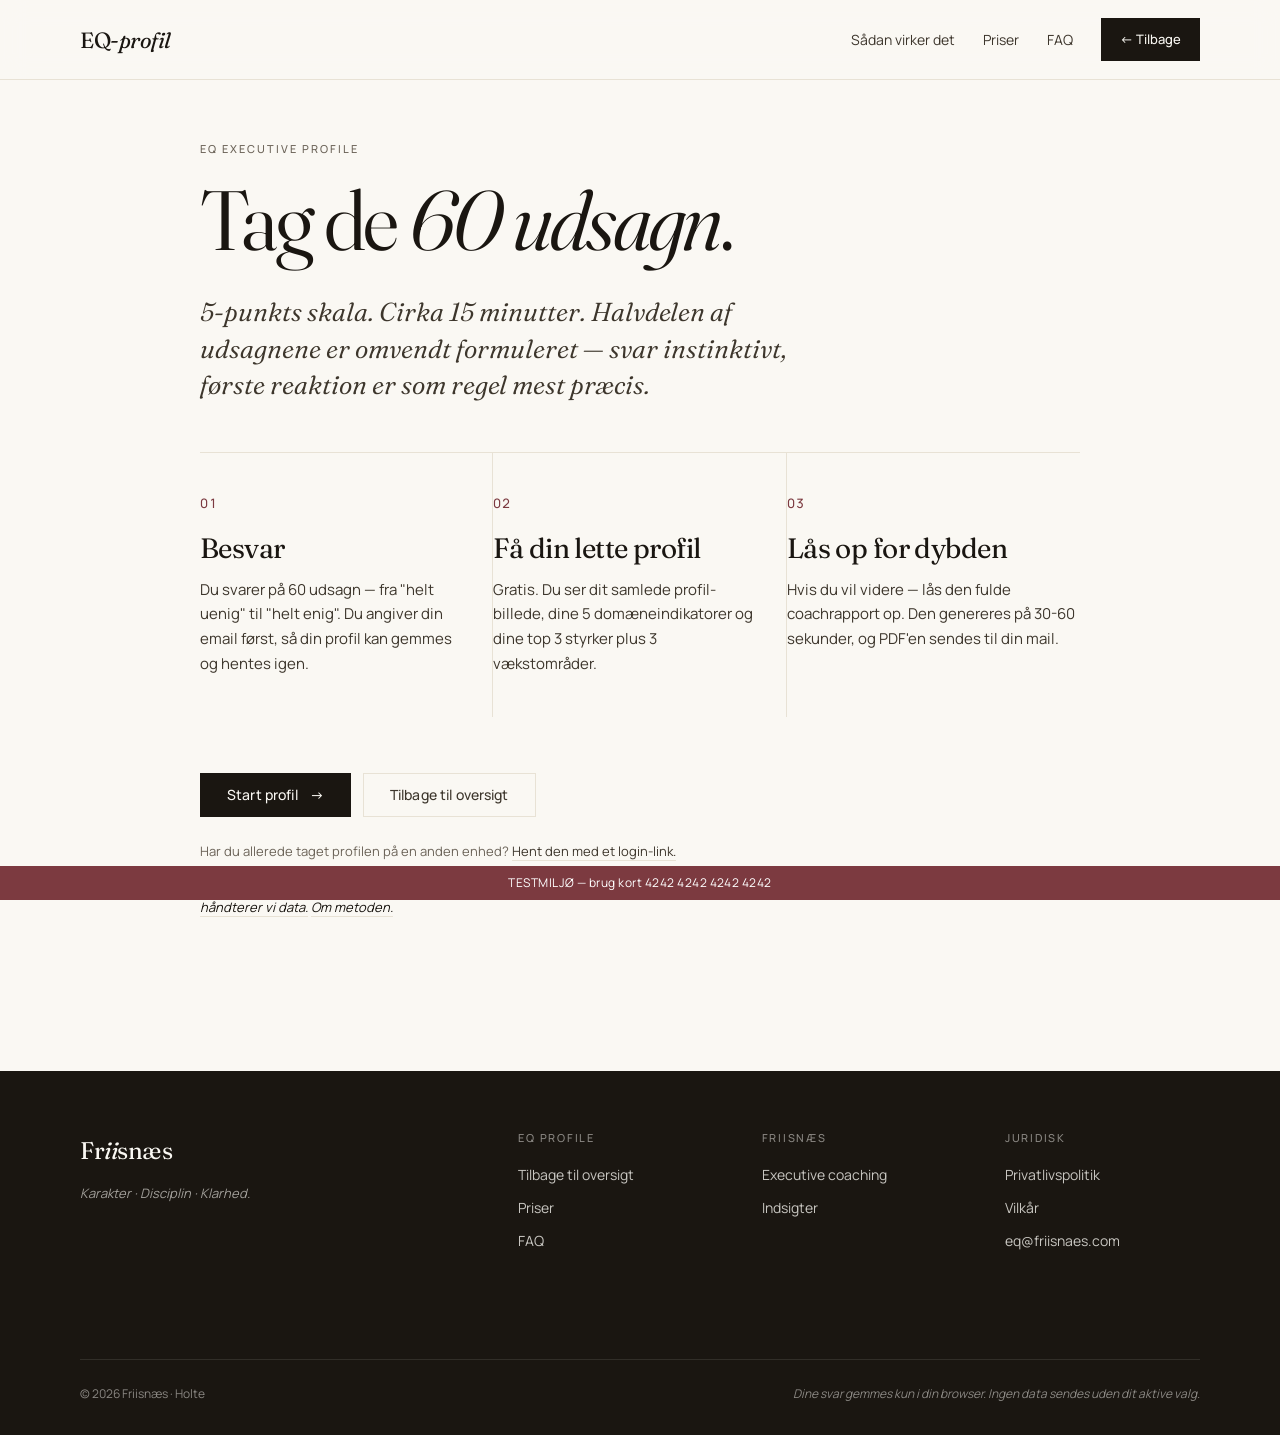
<file: test.html>
<!DOCTYPE html>
<html lang="da">
<head>
<meta charset="UTF-8" />
<meta name="viewport" content="width=device-width, initial-scale=1.0" />
<title>Start profil | EQ Profile Executive — Friisnæs</title>
<meta name="description" content="60 spørgsmål om emotionel intelligens. Ca. 15 minutter. Gratis profilanalyse direkte i browseren — opgradér til fuld coachrapport hvis du vil." />
<meta name="robots" content="noindex, nofollow" />
<link rel="canonical" href="https://friisnaes.com/eq-profile/test.html" />
<style>
/* =====================================================
   EQ Profile — Friisnæs design system
   Editorial, restrained, executive
   ===================================================== */

@import url('https://fonts.googleapis.com/css2?family=Fraunces:ital,opsz,wght@0,9..144,300..600;1,9..144,300..600&family=Manrope:wght@300..600&display=swap');

:root {
  /* Palette — warm editorial */
  --bg: #FAF8F3;
  --bg-alt: #F4F0E6;
  --bg-pure: #FFFFFF;
  --bg-deep: #1A1611;
  --ink: #1A1611;
  --ink-soft: #3D362C;
  --muted: #6B6358;
  --line: #E8E2D5;
  --line-soft: #F0EBDD;

  /* Accents */
  --oxblood: #7C3A40;
  --forest: #2D4A30;
  --gold: #A88857;
  --rose: #C9A0A0;

  /* Score interpretation */
  --score-1: #B85450;
  --score-2: #C9904A;
  --score-3: #5B7A8C;
  --score-4: #4A7958;
  --score-5: #6B5B95;

  /* Type */
  --serif: 'Fraunces', 'Iowan Old Style', Georgia, serif;
  --sans: 'Manrope', -apple-system, BlinkMacSystemFont, sans-serif;

  /* Layout */
  --container: 1200px;
  --container-narrow: 880px;
  --gutter: clamp(20px, 4vw, 40px);
  --section-y: clamp(64px, 9vw, 128px);
}

@media (prefers-color-scheme: dark) {
  :root {
    --bg: #14110D;
    --bg-alt: #1C1814;
    --bg-pure: #0F0D0A;
    --bg-deep: #0F0D0A;
    --ink: #F0EBDD;
    --ink-soft: #C9C0AE;
    --muted: #8B8273;
    --line: #2A251E;
    --line-soft: #1F1B16;
  }
}

* { box-sizing: border-box; }

html { scroll-behavior: smooth; }

body {
  margin: 0;
  font-family: var(--sans);
  font-size: 17px;
  line-height: 1.65;
  color: var(--ink);
  background: var(--bg);
  -webkit-font-smoothing: antialiased;
  -moz-osx-font-smoothing: grayscale;
  font-feature-settings: 'ss01', 'cv11';
}

/* Selection */
::selection { background: var(--ink); color: var(--bg); }

/* Container */
.wrap { max-width: var(--container); margin: 0 auto; padding: 0 var(--gutter); }
.wrap-narrow { max-width: var(--container-narrow); margin: 0 auto; padding: 0 var(--gutter); }

/* Typography */
h1, h2, h3, h4 {
  font-family: var(--serif);
  font-weight: 400;
  letter-spacing: -0.02em;
  margin: 0;
  color: var(--ink);
  font-feature-settings: 'ss01';
}

h1 {
  font-size: clamp(40px, 7vw, 84px);
  line-height: 0.98;
  letter-spacing: -0.035em;
  font-weight: 350;
}

h2 {
  font-size: clamp(32px, 4.5vw, 56px);
  line-height: 1.05;
  letter-spacing: -0.025em;
  font-weight: 350;
}

h3 {
  font-size: clamp(22px, 2.4vw, 28px);
  line-height: 1.2;
  font-weight: 400;
}

h4 {
  font-size: 18px;
  line-height: 1.3;
  font-weight: 500;
  font-family: var(--sans);
  letter-spacing: 0;
}

em, .ital {
  font-style: italic;
  font-feature-settings: 'ss01';
}

p {
  margin: 0 0 1em;
  max-width: 62ch;
}

a {
  color: var(--ink);
  text-decoration: none;
  border-bottom: 0.5px solid var(--line);
  transition: border-color 0.2s, color 0.2s;
}

a:hover { border-color: var(--oxblood); color: var(--oxblood); }

/* Eyebrow / kicker */
.eyebrow {
  font-size: 11px;
  letter-spacing: 0.18em;
  text-transform: uppercase;
  color: var(--muted);
  font-weight: 500;
  margin-bottom: 1.25rem;
}

.eyebrow-num {
  display: inline-block;
  font-family: var(--sans);
  font-variant-numeric: tabular-nums;
  margin-right: 12px;
  color: var(--oxblood);
}

/* Numeric markers (01, 02, 03 — Friisnæs signature) */
.num {
  font-family: var(--sans);
  font-size: 13px;
  font-weight: 500;
  font-variant-numeric: tabular-nums;
  letter-spacing: 0.08em;
  color: var(--oxblood);
}

/* Buttons */
.btn {
  display: inline-flex;
  align-items: center;
  gap: 8px;
  padding: 14px 26px;
  font-family: var(--sans);
  font-size: 14px;
  font-weight: 500;
  letter-spacing: 0.01em;
  border: 1px solid var(--ink);
  border-radius: 0;
  cursor: pointer;
  transition: all 0.2s ease;
  text-decoration: none;
  background: transparent;
  color: var(--ink);
  line-height: 1;
}

.btn:hover { background: var(--ink); color: var(--bg); border-color: var(--ink); }

.btn-primary {
  background: var(--ink);
  color: var(--bg);
  border-color: var(--ink);
}

.btn-primary:hover { background: var(--oxblood); border-color: var(--oxblood); color: var(--bg); }

.btn-ghost {
  border-color: var(--line);
  color: var(--ink-soft);
}

.btn-ghost:hover { border-color: var(--ink); background: transparent; color: var(--ink); }

.btn-arrow::after {
  content: '→';
  margin-left: 4px;
  transition: transform 0.2s;
}
.btn:hover .btn-arrow::after, .btn-arrow:hover::after { transform: translateX(3px); }

/* Section rhythm */
section { padding: var(--section-y) 0; }
.section-pure { background: var(--bg-pure); }
.section-alt { background: var(--bg-alt); }
.section-deep { background: var(--bg-deep); color: var(--bg); }
.section-deep h1, .section-deep h2, .section-deep h3 { color: var(--bg); }
.section-deep .muted, .section-deep .eyebrow { color: rgba(250,248,243,0.6); }

/* Hairline */
.hr { height: 1px; background: var(--line); margin: 0; border: none; }

/* Header / Nav */
.nav {
  position: sticky;
  top: 0;
  z-index: 50;
  background: rgba(250, 248, 243, 0.92);
  backdrop-filter: blur(12px);
  -webkit-backdrop-filter: blur(12px);
  border-bottom: 1px solid var(--line);
}

.nav-inner {
  max-width: var(--container);
  margin: 0 auto;
  padding: 18px var(--gutter);
  display: flex;
  align-items: center;
  justify-content: space-between;
  gap: 24px;
}

.brand {
  font-family: var(--serif);
  font-size: 22px;
  font-weight: 400;
  letter-spacing: -0.02em;
  border: none;
  color: var(--ink);
}

.brand .ii { font-style: italic; }

.nav-links {
  display: flex;
  align-items: center;
  gap: 28px;
  font-size: 14px;
}

.nav-links a {
  border: none;
  color: var(--ink-soft);
  font-weight: 400;
}

.nav-links a:hover { color: var(--oxblood); }

.nav-links a.nav-cta {
  padding: 10px 18px;
  font-size: 13px;
  border: 1px solid var(--ink);
  background: var(--ink);
  color: var(--bg);
  font-weight: 500;
}

.nav-links a.nav-cta:hover { background: var(--oxblood); border-color: var(--oxblood); color: var(--bg); }

@media (max-width: 720px) {
  .nav-links a:not(.nav-cta) { display: none; }
}

/* Hero */
.hero {
  padding: clamp(60px, 10vw, 140px) 0 clamp(60px, 9vw, 120px);
  border-bottom: 1px solid var(--line);
}

.hero-eyebrow {
  font-size: 12px;
  letter-spacing: 0.18em;
  text-transform: uppercase;
  color: var(--oxblood);
  font-weight: 500;
  margin-bottom: 28px;
}

.hero h1 { max-width: 14ch; margin-bottom: 0.4em; }

.hero-lede {
  font-family: var(--serif);
  font-size: clamp(20px, 2.4vw, 26px);
  line-height: 1.4;
  color: var(--ink-soft);
  max-width: 32ch;
  margin: 0 0 2.5rem;
  font-weight: 350;
  font-style: italic;
}

.hero-actions { display: flex; flex-wrap: wrap; gap: 12px; margin-top: 2rem; }

.hero-tagline {
  font-size: 13px;
  letter-spacing: 0.02em;
  color: var(--muted);
  margin-top: 1.5rem;
  font-style: italic;
}

/* Stats strip */
.stats {
  display: grid;
  grid-template-columns: repeat(auto-fit, minmax(160px, 1fr));
  gap: 0;
  border-top: 1px solid var(--line);
  border-bottom: 1px solid var(--line);
}

.stat {
  padding: 32px 24px;
  border-right: 1px solid var(--line);
}
.stat:last-child { border-right: none; }

.stat-num {
  font-family: var(--serif);
  font-size: 44px;
  line-height: 1;
  font-weight: 400;
  letter-spacing: -0.02em;
  color: var(--ink);
  margin-bottom: 8px;
}

.stat-label {
  font-size: 12px;
  letter-spacing: 0.1em;
  text-transform: uppercase;
  color: var(--muted);
}

/* Pricing */
.pricing-grid {
  display: grid;
  grid-template-columns: repeat(auto-fit, minmax(240px, 1fr));
  gap: 0;
  border: 1px solid var(--line);
  background: var(--bg-pure);
}

.pricing-card {
  padding: 36px 28px 32px;
  border-right: 1px solid var(--line);
  position: relative;
  display: flex;
  flex-direction: column;
}
.pricing-card:last-child { border-right: none; }

@media (max-width: 880px) {
  .pricing-card { border-right: none; border-bottom: 1px solid var(--line); }
  .pricing-card:last-child { border-bottom: none; }
}

.pricing-card.featured {
  background: var(--bg-deep);
  color: var(--bg);
}
.pricing-card.featured h3, .pricing-card.featured .price { color: var(--bg); }
.pricing-card.featured .pricing-features { color: rgba(250,248,243,0.78); }
.pricing-card.featured .pricing-tag { background: var(--gold); color: var(--bg-deep); }

.pricing-tag {
  position: absolute;
  top: -1px; left: 50%;
  transform: translate(-50%, -50%);
  background: var(--ink);
  color: var(--bg);
  padding: 4px 14px;
  font-size: 10px;
  letter-spacing: 0.14em;
  text-transform: uppercase;
  font-weight: 500;
}

.pricing-name {
  font-family: var(--serif);
  font-size: 22px;
  letter-spacing: -0.01em;
  margin-bottom: 6px;
  font-weight: 400;
}

.pricing-sub {
  font-size: 13px;
  color: var(--muted);
  margin-bottom: 24px;
  letter-spacing: 0.01em;
}

.price {
  display: flex;
  align-items: baseline;
  gap: 6px;
  margin-bottom: 24px;
}

.price-num {
  font-family: var(--serif);
  font-size: 44px;
  line-height: 1;
  font-weight: 400;
  letter-spacing: -0.025em;
}

.price-cur {
  font-size: 14px;
  color: var(--muted);
  letter-spacing: 0.02em;
}

.pricing-features {
  list-style: none;
  padding: 0;
  margin: 0 0 28px;
  font-size: 14px;
  line-height: 1.6;
  color: var(--ink-soft);
  flex: 1;
}

.pricing-features li {
  padding: 7px 0 7px 22px;
  position: relative;
  border-bottom: 1px solid var(--line-soft);
}
.pricing-features li:last-child { border-bottom: none; }

.pricing-features li::before {
  content: '—';
  position: absolute;
  left: 0;
  color: var(--oxblood);
  font-weight: 500;
}

.pricing-card.featured .pricing-features li {
  border-bottom-color: rgba(250,248,243,0.1);
}
.pricing-card.featured .pricing-features li::before { color: var(--gold); }

/* Demo profile cards */
.demo-grid {
  display: grid;
  grid-template-columns: repeat(auto-fit, minmax(280px, 1fr));
  gap: 1px;
  background: var(--line);
  border: 1px solid var(--line);
}

.demo-card {
  background: var(--bg-pure);
  padding: 32px 28px;
  display: flex;
  flex-direction: column;
  text-decoration: none;
  border: none;
  transition: background 0.2s;
}

.demo-card:hover { background: var(--bg-alt); border: none; }

.demo-num {
  font-size: 12px;
  letter-spacing: 0.14em;
  color: var(--oxblood);
  font-weight: 500;
  margin-bottom: 16px;
  font-variant-numeric: tabular-nums;
}

.demo-name {
  font-family: var(--serif);
  font-size: 26px;
  line-height: 1.1;
  letter-spacing: -0.02em;
  font-weight: 400;
  margin-bottom: 8px;
  color: var(--ink);
}

.demo-name em { color: var(--oxblood); }

.demo-tag {
  font-size: 12px;
  color: var(--muted);
  letter-spacing: 0.04em;
  margin-bottom: 18px;
}

.demo-desc {
  font-size: 14px;
  line-height: 1.55;
  color: var(--ink-soft);
  margin: 0 0 20px;
  flex: 1;
}

.demo-mini-bars {
  display: flex;
  gap: 4px;
  margin-bottom: 16px;
  height: 28px;
  align-items: flex-end;
}

.demo-mini-bars > div {
  flex: 1;
  border-radius: 1px;
  min-height: 4px;
  opacity: 0.85;
}

.demo-cta {
  font-size: 13px;
  font-weight: 500;
  color: var(--ink);
  letter-spacing: 0.02em;
  display: inline-flex;
  align-items: center;
  gap: 6px;
}

.demo-cta::after {
  content: '→';
  transition: transform 0.2s;
}

.demo-card:hover .demo-cta::after { transform: translateX(3px); }

/* Process / 3-up sections */
.three-up {
  display: grid;
  grid-template-columns: repeat(auto-fit, minmax(260px, 1fr));
  gap: 0;
  border-top: 1px solid var(--line);
}

.three-up > div {
  padding: 40px 32px 40px 0;
  border-right: 1px solid var(--line);
}
.three-up > div:last-child { border-right: none; padding-right: 0; }

@media (max-width: 880px) {
  .three-up > div { border-right: none; border-bottom: 1px solid var(--line); padding: 32px 0; }
  .three-up > div:last-child { border-bottom: none; }
}

.three-up h3 { margin-top: 18px; margin-bottom: 12px; }
.three-up .num { display: block; margin-bottom: 8px; }
.three-up p { font-size: 15px; color: var(--ink-soft); margin: 0; }

/* Domain visualization */
.domain-table {
  border-top: 1px solid var(--line);
  border-bottom: 1px solid var(--line);
  background: var(--bg-pure);
}

.domain-row {
  padding: 24px 0;
  border-bottom: 1px solid var(--line-soft);
  display: grid;
  grid-template-columns: 60px 1fr 2fr;
  gap: 32px;
  align-items: baseline;
}

.domain-row:last-child { border-bottom: none; }

.domain-row .num { padding-top: 6px; }

.domain-name {
  font-family: var(--serif);
  font-size: 22px;
  font-weight: 400;
  letter-spacing: -0.01em;
  color: var(--ink);
}

.domain-facets {
  font-size: 14px;
  color: var(--ink-soft);
  line-height: 1.7;
}

.domain-facets em {
  color: var(--ink);
  font-style: italic;
  font-weight: 500;
}

@media (max-width: 720px) {
  .domain-row { grid-template-columns: 1fr; gap: 6px; padding: 20px 0; }
}

/* FAQ */
.faq-grid { display: grid; grid-template-columns: 1fr; gap: 0; border-top: 1px solid var(--line); }

.faq-item {
  padding: 28px 0;
  border-bottom: 1px solid var(--line);
  display: grid;
  grid-template-columns: 60px 1fr;
  gap: 32px;
}

.faq-item .num { padding-top: 6px; }

.faq-q {
  font-family: var(--serif);
  font-size: 22px;
  font-weight: 400;
  letter-spacing: -0.01em;
  color: var(--ink);
  margin: 0 0 8px;
}

.faq-a {
  font-size: 15px;
  color: var(--ink-soft);
  line-height: 1.65;
  margin: 0;
  max-width: 70ch;
}

@media (max-width: 720px) {
  .faq-item { grid-template-columns: 1fr; gap: 4px; }
}

/* Closing CTA */
.closing {
  text-align: left;
  padding: clamp(80px, 12vw, 160px) 0;
}

.closing h2 { max-width: 18ch; margin-bottom: 32px; }
.closing-tag {
  font-style: italic;
  color: var(--muted);
  font-size: 14px;
  margin-top: 24px;
  letter-spacing: 0.01em;
}

/* Footer */
footer {
  background: var(--bg-deep);
  color: rgba(250,248,243,0.78);
  padding: 60px 0 32px;
  font-size: 14px;
}

footer .wrap { display: grid; grid-template-columns: 2fr 1fr 1fr 1fr; gap: 48px; }

@media (max-width: 720px) { footer .wrap { grid-template-columns: 1fr 1fr; } }

footer h4 {
  font-size: 11px;
  letter-spacing: 0.16em;
  text-transform: uppercase;
  color: rgba(250,248,243,0.5);
  margin-bottom: 18px;
  font-weight: 500;
}

footer ul { list-style: none; padding: 0; margin: 0; }
footer li { margin-bottom: 10px; }
footer a {
  color: rgba(250,248,243,0.78);
  border: none;
  font-size: 14px;
}
footer a:hover { color: var(--gold); }

.footer-brand {
  font-family: var(--serif);
  font-size: 24px;
  font-weight: 400;
  color: var(--bg);
  margin-bottom: 12px;
  letter-spacing: -0.02em;
}
.footer-brand .ii { font-style: italic; }

.footer-tag {
  font-size: 13px;
  line-height: 1.6;
  color: rgba(250,248,243,0.6);
  max-width: 32ch;
  margin: 0;
  font-style: italic;
}

.footer-bottom {
  margin-top: 48px;
  padding-top: 24px;
  border-top: 1px solid rgba(250,248,243,0.1);
  display: flex;
  justify-content: space-between;
  flex-wrap: wrap;
  gap: 12px;
  font-size: 12px;
  color: rgba(250,248,243,0.5);
}

/* =====================================================
   Test page specifics
   ===================================================== */

.test-shell {
  min-height: calc(100vh - 200px);
  padding: 60px 0;
}

.test-progress {
  position: sticky;
  top: 60px;
  background: var(--bg);
  padding: 16px 0;
  border-bottom: 1px solid var(--line);
  z-index: 10;
  margin-bottom: 40px;
}

.test-progress-bar {
  height: 2px;
  background: var(--line);
  position: relative;
  margin-top: 8px;
}

.test-progress-bar > div {
  height: 100%;
  background: var(--oxblood);
  transition: width 0.3s ease;
}

.test-progress-meta {
  display: flex;
  justify-content: space-between;
  font-size: 12px;
  letter-spacing: 0.04em;
  color: var(--muted);
}

.test-item {
  padding: 36px 0;
  border-bottom: 1px solid var(--line);
}

.test-item:last-child { border-bottom: none; }

.test-item-num {
  font-size: 11px;
  letter-spacing: 0.16em;
  color: var(--oxblood);
  font-weight: 500;
  font-variant-numeric: tabular-nums;
  margin-bottom: 16px;
}

.test-item-text {
  font-family: var(--serif);
  font-size: clamp(20px, 2.6vw, 26px);
  line-height: 1.35;
  letter-spacing: -0.015em;
  font-weight: 350;
  color: var(--ink);
  margin: 0 0 24px;
  max-width: 30ch;
}

.test-likert {
  display: grid;
  grid-template-columns: repeat(5, 1fr);
  gap: 8px;
}

.test-likert button {
  padding: 16px 8px;
  border: 1px solid var(--line);
  background: transparent;
  font-family: var(--sans);
  font-size: 12px;
  letter-spacing: 0.02em;
  cursor: pointer;
  color: var(--ink-soft);
  transition: all 0.15s;
  line-height: 1.3;
}

.test-likert button:hover {
  border-color: var(--ink-soft);
  color: var(--ink);
}

.test-likert button.sel {
  background: var(--ink);
  color: var(--bg);
  border-color: var(--ink);
  font-weight: 500;
}

.test-nav {
  display: flex;
  justify-content: space-between;
  align-items: center;
  padding: 32px 0;
  margin-top: 32px;
  border-top: 1px solid var(--line);
}

/* Results */
.result-hero {
  padding: 60px 0 40px;
  border-bottom: 1px solid var(--line);
}

.result-score {
  display: flex;
  align-items: baseline;
  gap: 24px;
  margin-top: 32px;
}

.result-score-num {
  font-family: var(--serif);
  font-size: clamp(80px, 14vw, 160px);
  line-height: 0.9;
  font-weight: 350;
  letter-spacing: -0.05em;
}

.result-score-meta { padding-bottom: 12px; }

.result-score-level {
  font-family: var(--serif);
  font-size: clamp(22px, 2.6vw, 28px);
  line-height: 1.2;
  font-weight: 400;
  font-style: italic;
  margin-bottom: 6px;
}

.result-bars {
  padding: 60px 0;
}

.result-bar-row {
  padding: 18px 0;
  border-bottom: 1px solid var(--line-soft);
  display: grid;
  grid-template-columns: 1fr 100px;
  gap: 24px;
  align-items: center;
}

.result-bar-name {
  font-family: var(--serif);
  font-size: 18px;
  letter-spacing: -0.01em;
  font-weight: 400;
}

.result-bar-name.facet {
  font-family: var(--sans);
  font-size: 14px;
  font-weight: 400;
  color: var(--ink-soft);
  padding-left: 24px;
}

.result-bar-track {
  position: relative;
  height: 6px;
  background: var(--line-soft);
  margin-top: 8px;
  grid-column: 1 / -1;
}

.result-bar-fill {
  position: absolute;
  height: 100%;
  top: 0; left: 0;
}

.result-bar-value {
  font-family: var(--serif);
  font-size: 22px;
  font-variant-numeric: tabular-nums;
  text-align: right;
  letter-spacing: -0.01em;
}

.result-domain-block { margin-bottom: 36px; }

/* Locked / upgrade gate */
.lock-gate {
  background: var(--bg-deep);
  color: var(--bg);
  padding: 64px 0;
  position: relative;
  overflow: hidden;
}

.lock-gate h2 { color: var(--bg); max-width: 18ch; margin-bottom: 0.4em; }
.lock-gate p { color: rgba(250,248,243,0.78); max-width: 50ch; }
.lock-gate .btn-primary {
  background: var(--gold);
  border-color: var(--gold);
  color: var(--bg-deep);
}
.lock-gate .btn-primary:hover { background: var(--bg); border-color: var(--bg); color: var(--bg-deep); }

.lock-preview {
  margin-top: 48px;
  padding: 32px;
  border: 1px solid rgba(250,248,243,0.18);
  background: rgba(250,248,243,0.04);
  position: relative;
}

.lock-preview-content {
  filter: blur(3px);
  opacity: 0.55;
  user-select: none;
  pointer-events: none;
}

.lock-preview-icon {
  position: absolute;
  top: 50%; left: 50%;
  transform: translate(-50%, -50%);
  font-family: var(--serif);
  font-size: 13px;
  letter-spacing: 0.16em;
  text-transform: uppercase;
  background: var(--gold);
  color: var(--bg-deep);
  padding: 12px 24px;
  font-weight: 500;
}

/* Subtle animations */
@keyframes fadeUp {
  from { opacity: 0; transform: translateY(10px); }
  to { opacity: 1; transform: translateY(0); }
}

.fade-up { animation: fadeUp 0.5s ease forwards; }

/* Cookie consent */
.cookie-banner {
  position: fixed;
  bottom: 16px;
  left: 16px;
  right: 16px;
  max-width: 480px;
  background: var(--bg-deep);
  color: var(--bg);
  padding: 22px 24px;
  font-size: 13px;
  line-height: 1.55;
  z-index: 100;
  box-shadow: 0 12px 40px rgba(0,0,0,0.18);
  display: none;
}

.cookie-banner.show { display: block; animation: fadeUp 0.4s ease forwards; }

.cookie-banner h4 { color: var(--bg); margin-bottom: 6px; font-size: 14px; }
.cookie-banner p { margin: 0 0 14px; color: rgba(250,248,243,0.78); }
.cookie-banner-actions { display: flex; gap: 8px; }
.cookie-banner button {
  padding: 8px 14px;
  font-size: 12px;
  background: transparent;
  color: var(--bg);
  border: 1px solid rgba(250,248,243,0.3);
  cursor: pointer;
  font-family: var(--sans);
}
.cookie-banner button:hover { background: rgba(250,248,243,0.1); }
.cookie-banner button.primary { background: var(--gold); color: var(--bg-deep); border-color: var(--gold); }
.cookie-banner button.primary:hover { background: var(--bg); border-color: var(--bg); color: var(--bg-deep); }

/* Responsive guards */
@media (max-width: 540px) {
  .test-likert { grid-template-columns: repeat(5, 1fr); gap: 4px; }
  .test-likert button { padding: 12px 4px; font-size: 11px; }
  .stat-num { font-size: 32px; }
}

</style>
</head>
<body>

<nav class="nav">
  <div class="nav-inner">
    <a href="index.html" class="brand">EQ-<span class="ii">profil</span></a>
    <div class="nav-links">
      <a href="index.html#hvordan">Sådan virker det</a>
      <a href="index.html#priser">Priser</a>
      <a href="index.html#faq">FAQ</a>
      <a href="index.html" class="nav-cta">← Tilbage</a>
    </div>
  </div>
</nav>

<main id="eqApp"></main>

<footer style="margin-top: 80px;">
  <div class="wrap">
    <div>
      <div class="footer-brand">Fr<span class="ii">ii</span>snæs</div>
      <p class="footer-tag">Karakter · Disciplin · Klarhed.</p>
    </div>
    <div>
      <h4>EQ Profile</h4>
      <ul>
        <li><a href="index.html">Tilbage til oversigt</a></li>
        <li><a href="index.html#priser">Priser</a></li>
        <li><a href="index.html#faq">FAQ</a></li>
      </ul>
    </div>
    <div>
      <h4>Friisnæs</h4>
      <ul>
        <li><a href="https://friisnaes.com">Executive coaching</a></li>
        <li><a href="https://friisnaes.com/blog.html">Indsigter</a></li>
      </ul>
    </div>
    <div>
      <h4>Juridisk</h4>
      <ul>
        <li><a href="privacy.html">Privatlivspolitik</a></li>
        <li><a href="terms.html">Vilkår</a></li>
        <li><a href="mailto:eq@friisnaes.com">eq@friisnaes.com</a></li>
      </ul>
    </div>
    <div class="footer-bottom" style="grid-column: 1 / -1;">
      <span>© 2026 Friisnæs · Holte</span>
      <span><em>Dine svar gemmes kun i din browser. Ingen data sendes uden dit aktive valg.</em></span>
    </div>
  </div>
</footer>

<script>
/* =====================================================
   EQ Profile — test engine
   60 items · 5 domains · 15 facets
   ===================================================== */

const DOMAINS = [
  { n: "Selvbevidsthed", f: ["Emotionel selvindsigt", "Selvrespekt", "Værdi- og formålsklarhed"] },
  { n: "Selvledelse", f: ["Emotionel selvkontrol", "Tilpasningsevne", "Resiliens & optimisme"] },
  { n: "Social bevidsthed", f: ["Empati", "Organisatorisk bevidsthed", "Social læseevne"] },
  { n: "Relationsledelse", f: ["Indflydelse", "Konflikthåndtering", "Inspirerende ledelse"] },
  { n: "Beslutningskraft", f: ["Klarhed under pres", "Assertivitet & grænsesætning", "Emotionel mod"] }
];

// 60 items — [reverseScored 0/1, text]
const ITEMS = [
  [0, "Jeg ved præcist, hvilke følelser jeg har, mens jeg har dem."],
  [1, "Jeg har svært ved at sætte ord på, hvad der rører sig i mig."],
  [0, "Jeg kan navngive subtile skift i min sindstilstand i løbet af dagen."],
  [1, "Jeg overraskes ofte over mine egne følelsesmæssige reaktioner."],
  [0, "Jeg accepterer mig selv, som jeg er — inklusive mine begrænsninger."],
  [1, "Jeg sammenligner mig ofte ufordelagtigt med andre."],
  [0, "Mit grundlæggende selvværd afhænger ikke af eksterne resultater."],
  [1, "Når jeg laver fejl, går jeg hårdt til mig selv."],
  [0, "Jeg ved nøjagtigt, hvad der er afgørende vigtigt for mig i livet."],
  [0, "Mine daglige handlinger afspejler mine kerneværdier."],
  [1, "Jeg er ofte i tvivl om, hvad jeg dybest set står for."],
  [0, "Mit arbejde har en mening for mig, der rækker ud over resultater."],
  [0, "Jeg kan beholde roen, selv når jeg bliver provokeret."],
  [1, "Jeg siger ofte ting, jeg fortryder bagefter."],
  [0, "Når jeg er vred, kan jeg vente med at reagere, til jeg har tænkt mig om."],
  [1, "Jeg har svært ved at modstå impulsen til at handle med det samme."],
  [0, "Jeg trives med pludselige ændringer i planer."],
  [1, "Jeg foretrækker forudsigelighed frem for forandring."],
  [0, "Når omstændighederne skifter, justerer jeg hurtigt min tilgang."],
  [1, "Jeg holder fast i den oprindelige plan, selv når den åbenlyst ikke virker."],
  [0, "Selv under højt pres bevarer jeg overblikket."],
  [1, "Modgang slår mig ud af kurs i lang tid."],
  [0, "Jeg ser muligheder, hvor andre kun ser forhindringer."],
  [1, "Jeg forventer typisk, at tingene vil udvikle sig negativt."],
  [0, "Jeg fornemmer hurtigt, hvad andre føler, uden at de siger det."],
  [1, "Jeg har svært ved at sætte mig i andres sted følelsesmæssigt."],
  [0, "Jeg bemærker små skift i andres ansigtsudtryk og kropssprog."],
  [1, "Andres følelser går ofte hen over hovedet på mig."],
  [0, "Jeg forstår de uskrevne magtdynamikker i grupper og organisationer."],
  [1, "Politik på arbejdspladsen er ofte et mysterium for mig."],
  [0, "Jeg aflæser præcist, hvem der har reel indflydelse i et rum."],
  [1, "Jeg har svært ved at gennemskue, hvad der reelt foregår mellem mennesker."],
  [0, "Jeg ser situationer, som de er — ikke som jeg ønsker, de var."],
  [1, "Mine følelser farver ofte min vurdering af mennesker og fakta."],
  [0, "Når jeg evaluerer andre, baserer jeg mig på konkret observeret adfærd."],
  [1, "Jeg over- eller undervurderer situationer afhængigt af min stemning."],
  [0, "Jeg får andre med på mine ideer uden at presse dem."],
  [1, "Mine argumenter har sjældent vægt hos andre."],
  [0, "Jeg tilpasser mit budskab præcist til den enkelte modtager."],
  [1, "Jeg har svært ved at vinde folk for nye initiativer."],
  [0, "Jeg går ind i konflikter med mod til at finde reelle løsninger."],
  [1, "Jeg undgår helst direkte konfrontation."],
  [0, "Når der er uenighed i et team, kan jeg facilitere en konstruktiv samtale."],
  [1, "Konflikter dræner mig så meget, at jeg trækker mig."],
  [0, "Jeg formår at give andre en følelse af mening i deres arbejde."],
  [1, "Jeg har svært ved at motivere andre udover ren instruktion."],
  [0, "Folk siger, at jeg løfter dem op til at præstere bedre."],
  [1, "Jeg fokuserer mere på opgaver end på de mennesker, der skal udføre dem."],
  [0, "I komplekse situationer tænker jeg klart, selv under følelsesmæssigt pres."],
  [1, "Mine følelser blokerer ofte for min dømmekraft."],
  [0, "Jeg kan adskille fakta fra følelser i en vigtig beslutning."],
  [1, "Under stress træffer jeg ofte beslutninger, jeg senere fortryder."],
  [0, "Jeg siger min mening, også når den er upopulær."],
  [1, "Jeg har svært ved at sige nej, når jeg burde."],
  [0, "Jeg står fast på mine holdninger over for autoriteter."],
  [1, "Jeg holder ofte mine virkelige meninger tilbage for at bevare freden."],
  [0, "Jeg deler åbent mine følelser med dem, det vedrører."],
  [1, "Jeg holder mine følelser for mig selv, også når det skader relationen."],
  [0, "Jeg viser sårbarhed, når situationen kræver det."],
  [1, "Jeg viser sjældent, hvad jeg virkelig føler."]
];

const LIKERT = ["Helt uenig", "Uenig", "Neutral", "Enig", "Helt enig"];
const PER_PAGE = 10;

const SCORE_COLORS = {
  1: "var(--score-1)",
  2: "var(--score-2)",
  3: "var(--score-3)",
  4: "var(--score-4)",
  5: "var(--score-5)"
};

function levelInfo(v) {
  if (v < 31) return { l: "Markant udviklingsområde", n: 1 };
  if (v < 51) return { l: "Udviklingsområde", n: 2 };
  if (v < 71) return { l: "Robust", n: 3 };
  if (v < 86) return { l: "Stærk", n: 4 };
  return { l: "Signaturstyrke", n: 5 };
}

function calculateScores(responses) {
  const facetSums = Array(15).fill(0);
  const facetCounts = Array(15).fill(0);
  responses.forEach((r, i) => {
    if (r == null) return;
    const raw = ITEMS[i][0] ? 6 - r : r;
    const fi = Math.floor(i / 4);
    facetSums[fi] += raw;
    facetCounts[fi]++;
  });
  const facetAvg = facetSums.map((s, i) => s / facetCounts[i]);
  const facets = facetAvg.map(v => Math.round((v - 1) / 4 * 100));
  const domains = [];
  for (let d = 0; d < 5; d++) {
    const sl = facets.slice(d * 3, d * 3 + 3);
    domains.push(Math.round(sl.reduce((a, b) => a + b) / 3));
  }
  return { facets, domains, overall: Math.round(domains.reduce((a, b) => a + b) / 5) };
}

// --- State ---
// ============================================================
// API + persistence config
// ============================================================
const API = 'https://eq-profile-api.friisnaes.workers.dev';

// ============================================================
// Stripe — TEST_MODE switches between test and live Payment Links.
//   true  = testpersoner bruger Stripe testkort 4242 4242 4242 4242
//   false = rigtige kunder, rigtige betalinger
// Flip to false + redeploy when going live.
// ============================================================
const TEST_MODE = true;

const STRIPE_LINKS_TEST = {
  standard:  'https://buy.stripe.com/test_3cI7sLfo73mO7632zR8bS00',
  executive: 'https://buy.stripe.com/test_cNibJ11xhcXocqndev8bS01',
  premium:   'https://buy.stripe.com/test_bJecN5gsb8H8aif1vN8bS02'
};

const STRIPE_LINKS_LIVE = {
  standard:  'https://buy.stripe.com/fZu7sL1xhf5w4XVeiz8bS09',
  executive: 'https://buy.stripe.com/eVqfZh1xh4qS8a73DV8bS0a',
  premium:   'https://buy.stripe.com/00w8wP4Jt5uW4XVcar8bS0b'
};

const STRIPE_LINKS = TEST_MODE ? STRIPE_LINKS_TEST : STRIPE_LINKS_LIVE;

const LS_TOKEN = 'eq_token';
const LS_EMAIL = 'eq_email';
const LS_DRAFT = 'eq_draft';   // local autosave of responses before email given

// ---- JWT helpers (localStorage) ----
function saveToken(token, email) {
  try {
    localStorage.setItem(LS_TOKEN, token);
    if (email) localStorage.setItem(LS_EMAIL, email);
  } catch (e) { /* private mode — token lives in memory only */ }
}
function getToken() {
  try { return localStorage.getItem(LS_TOKEN); } catch (e) { return null; }
}
function getStoredEmail() {
  try { return localStorage.getItem(LS_EMAIL); } catch (e) { return null; }
}
function clearToken() {
  try {
    localStorage.removeItem(LS_TOKEN);
    localStorage.removeItem(LS_EMAIL);
  } catch (e) {}
}
// Decode JWT payload without verifying (verification is the Worker's job)
function decodeToken(token) {
  if (!token) return null;
  try {
    const payload = JSON.parse(atob(token.split('.')[1].replace(/-/g, '+').replace(/_/g, '/')));
    if (payload.exp && payload.exp < Math.floor(Date.now() / 1000)) return null;
    return payload;
  } catch (e) { return null; }
}
function tokenValid() { return !!decodeToken(getToken()); }

// ---- Local draft autosave (responses before email captured) ----
function saveDraft() {
  try { localStorage.setItem(LS_DRAFT, JSON.stringify({ responses: state.responses, page: state.page })); } catch (e) {}
}
function loadDraft() {
  try {
    const d = JSON.parse(localStorage.getItem(LS_DRAFT) || 'null');
    if (d && Array.isArray(d.responses) && d.responses.length === 60) return d;
  } catch (e) {}
  return null;
}
function clearDraft() {
  try { localStorage.removeItem(LS_DRAFT); } catch (e) {}
}

// ---- API call wrapper ----
async function api(path, opts = {}) {
  const headers = { 'Content-Type': 'application/json', ...(opts.headers || {}) };
  const token = getToken();
  if (token && opts.auth !== false) headers['Authorization'] = `Bearer ${token}`;
  const res = await fetch(API + path, {
    method: opts.method || 'GET',
    headers,
    body: opts.body ? JSON.stringify(opts.body) : undefined
  });
  let data = null;
  try { data = await res.json(); } catch (e) {}
  return { ok: res.ok, status: res.status, data };
}

// ============================================================
// State
// ============================================================
let state = {
  step: 'intro',     // intro | email | test | result | magic-loading | stripe-loading
  page: 0,
  responses: new Array(60).fill(null),
  scores: null,
  tier: null,        // null | 'standard' | 'executive' | 'premium'
  email: null,
  busy: false,       // generic in-flight flag
  notice: null       // transient message shown on intro
};

// Read tier from URL on load
(function() {
  const params = new URLSearchParams(window.location.search);
  const tier = params.get('tier');
  if (tier && ['standard', 'executive', 'premium'].includes(tier)) {
    state.tier = tier;
  }
})();

const $ = id => document.getElementById(id);
const app = () => $('eqApp');

function go(step) { state.step = step; render(); window.scrollTo(0, 0); }

// --- Renderers ---

function renderIntro() {
  const tierLabels = { standard: 'Standard (495 kr ex. moms)', executive: 'Executive (1.495 kr ex. moms)', premium: 'Executive + Sparring (4.995 kr ex. moms)' };
  const selectedTierBlock = state.tier ? `
    <div style="background: var(--bg-alt); padding: 20px 24px; margin: 32px 0; border-left: 3px solid var(--gold);">
      <div style="font-size: 11px; letter-spacing: 0.16em; text-transform: uppercase; color: var(--muted); margin-bottom: 6px;">Dit valg</div>
      <div style="font-family: var(--serif); font-size: 18px;">${tierLabels[state.tier]}</div>
      <div style="font-size: 13px; color: var(--ink-soft); margin-top: 4px;">Du betaler først efter profilen er gennemført og du har set den lette analyse. Så har du grundlag for valget.</div>
    </div>` : '';

  const noticeBlock = state.notice ? `
    <div style="background: ${state.notice.type === 'error' ? '#FBEDED' : 'var(--bg-alt)'}; padding: 16px 20px; margin: 24px 0; border-left: 3px solid ${state.notice.type === 'error' ? 'var(--oxblood)' : 'var(--forest)'}; font-size: 14px; color: var(--ink-soft);">
      ${state.notice.text}
    </div>` : '';

  app().innerHTML = `
    <div class="wrap-narrow test-shell">
      <div class="eyebrow">EQ Executive Profile</div>
      <h1 style="margin-bottom: 0.4em;">Tag de <em>60 udsagn</em>.</h1>
      <p class="hero-lede" style="max-width: 38ch;">5-punkts skala. Cirka 15 minutter. Halvdelen af udsagnene er omvendt formuleret — svar instinktivt, første reaktion er som regel mest præcis.</p>
      ${noticeBlock}
      ${selectedTierBlock}

      <div class="three-up" style="margin-top: 48px;">
        <div>
          <span class="num">01</span>
          <h3>Besvar</h3>
          <p>Du svarer på 60 udsagn — fra "helt uenig" til "helt enig". Du angiver din email først, så din profil kan gemmes og hentes igen.</p>
        </div>
        <div>
          <span class="num">02</span>
          <h3>Få din lette profil</h3>
          <p>Gratis. Du ser dit samlede profil-billede, dine 5 domæneindikatorer og dine top 3 styrker plus 3 vækstområder.</p>
        </div>
        <div>
          <span class="num">03</span>
          <h3>Lås op for dybden</h3>
          <p>Hvis du vil videre — lås den fulde coachrapport op. Den genereres på 30-60 sekunder, og PDF'en sendes til din mail.</p>
        </div>
      </div>

      <div style="margin-top: 56px; display: flex; gap: 12px; flex-wrap: wrap;">
        <button class="btn btn-primary btn-arrow" onclick="window._st()">Start profil</button>
        <a href="index.html" class="btn btn-ghost">Tilbage til oversigt</a>
      </div>
      <p style="margin-top: 24px; font-size: 13px; color: var(--muted);">
        Har du allerede taget profilen på en anden enhed?
        <a href="#" onclick="window._retrieve(); return false;" style="color: var(--ink-soft);">Hent den med et login-link.</a>
      </p>
      <p style="margin-top: 12px; font-size: 13px; color: var(--muted); font-style: italic;">Din profil gemmes krypteret hos en EU-databehandler i 90 dage. <a href="privacy.html">Sådan håndterer vi data.</a> <a href="methodology.html">Om metoden.</a></p>
    </div>
  `;
}
window._st = () => { state.notice = null; go('email'); };

// ============================================================
// Email gate — capture identity before the test
// ============================================================
function renderEmail() {
  const prefill = state.email || getStoredEmail() || '';
  app().innerHTML = `
    <div class="wrap-narrow test-shell">
      <div class="eyebrow">Før du starter</div>
      <h1 style="margin-bottom: 0.4em;">Hvor skal din <em>profil</em> sendes hen?</h1>
      <p class="hero-lede" style="max-width: 42ch;">Din email bruges som nøgle til din profil — så den kan gemmes undervejs, hentes igen på en anden enhed, og din coachrapport kan leveres hvis du låser op.</p>

      <div style="margin-top: 40px; max-width: 420px;">
        <label style="display: block; font-size: 13px; letter-spacing: 0.04em; color: var(--muted); margin-bottom: 8px;">Din email</label>
        <input id="eqEmail" type="email" inputmode="email" autocomplete="email" value="${prefill}"
          placeholder="navn@virksomhed.dk"
          style="width: 100%; padding: 14px 16px; font-size: 16px; font-family: var(--sans); border: 1px solid var(--line); background: var(--bg-pure); color: var(--ink); border-radius: 0;"
          onkeydown="if(event.key==='Enter')window._submitEmail()" />
        <div id="eqEmailErr" style="font-size: 13px; color: var(--oxblood); margin-top: 8px; min-height: 18px;"></div>
      </div>

      <div style="margin-top: 32px; display: flex; gap: 12px; flex-wrap: wrap; align-items: center;">
        <button id="eqEmailBtn" class="btn btn-primary btn-arrow" onclick="window._submitEmail()">Fortsæt til de 60 udsagn</button>
        <button class="btn btn-ghost" onclick="window._backToIntro()">Tilbage</button>
      </div>

      <p style="margin-top: 28px; font-size: 13px; color: var(--muted); font-style: italic; max-width: 46ch;">
        Vi sender dig ikke nyhedsbreve uden samtykke. Din email gemmes krypteret hos en EU-databehandler i 90 dage og bruges kun til din profil. <a href="privacy.html">Privatlivspolitik.</a>
      </p>
    </div>
  `;
}
window._backToIntro = () => go('intro');

window._submitEmail = async () => {
  if (state.busy) return;
  const input = $('eqEmail');
  const errEl = $('eqEmailErr');
  const btn = $('eqEmailBtn');
  const email = (input.value || '').trim().toLowerCase();

  const valid = /^[^\s@]+@[^\s@]+\.[^\s@]+$/.test(email) && email.length <= 254;
  if (!valid) {
    errEl.textContent = 'Indtast en gyldig email-adresse.';
    input.focus();
    return;
  }
  errEl.textContent = '';
  state.busy = true;
  btn.textContent = 'Et øjeblik …';
  btn.disabled = true;

  try {
    const r = await api('/api/start', { method: 'POST', auth: false, body: { email } });
    if (!r.ok || !r.data || !r.data.token) {
      errEl.textContent = 'Noget gik galt. Prøv igen om et øjeblik.';
      state.busy = false; btn.disabled = false; btn.textContent = 'Fortsæt til de 60 udsagn';
      return;
    }
    saveToken(r.data.token, email);
    state.email = email;
    state.busy = false;

    // Returning user with a completed profile already on file
    const st = r.data.state || {};
    if (st.hasScores) {
      if (confirm('Vi har allerede en profil gemt på denne email. Vil du hente den i stedet for at tage testen forfra?\n\nOK = hent gemt profil · Annullér = tag testen igen')) {
        await loadSavedProfile();
        return;
      }
    }

    // Resume local draft if present
    const draft = loadDraft();
    if (draft && draft.responses.some(x => x != null)) {
      state.responses = draft.responses;
      state.page = draft.page || 0;
    }
    go('test');
  } catch (e) {
    errEl.textContent = 'Kunne ikke få forbindelse. Tjek dit internet og prøv igen.';
    state.busy = false; btn.disabled = false; btn.textContent = 'Fortsæt til de 60 udsagn';
  }
};

// ============================================================
// Cross-device retrieval via magic link
// ============================================================
window._retrieve = () => {
  const email = prompt('Indtast den email du brugte til din profil. Vi sender dig et login-link.');
  if (email == null) return;
  const clean = email.trim().toLowerCase();
  if (!/^[^\s@]+@[^\s@]+\.[^\s@]+$/.test(clean)) {
    state.notice = { type: 'error', text: 'Det lignede ikke en gyldig email. Prøv igen.' };
    render();
    return;
  }
  api('/api/request-magic-link', { method: 'POST', auth: false, body: { email: clean } })
    .then(() => {
      state.notice = { type: 'ok', text: `Hvis der findes en profil på ${clean}, har vi sendt et login-link dertil. Tjek din indbakke — linket gælder i 15 minutter.` };
      render();
    })
    .catch(() => {
      state.notice = { type: 'error', text: 'Kunne ikke sende login-link lige nu. Prøv igen om lidt.' };
      render();
    });
};

// ============================================================
// Loading screen (magic link / stripe verification)
// ============================================================
function renderLoading(title, sub) {
  app().innerHTML = `
    <div class="wrap-narrow test-shell" style="text-align: center; padding-top: 80px;">
      <div class="eyebrow">${title}</div>
      <h1 style="margin: 0.4em 0;">Et øjeblik …</h1>
      <p class="hero-lede" style="max-width: 36ch; margin: 0 auto;">${sub}</p>
    </div>
  `;
}

// Load the saved profile for the currently-authenticated user
async function loadSavedProfile() {
  go('magic-loading');
  try {
    const r = await api('/api/load-test', { method: 'GET' });
    if (r.ok && r.data && Array.isArray(r.data.responses)) {
      state.responses = r.data.responses;
      state.scores = r.data.scores || calculateScores(r.data.responses);
      if (r.data.tier) state.tier = r.data.tier;
      if (r.data.email) state.email = r.data.email;
      go('result');
    } else {
      state.notice = { type: 'error', text: 'Vi kunne ikke hente en gemt profil. Du kan tage testen forfra.' };
      go('intro');
    }
  } catch (e) {
    state.notice = { type: 'error', text: 'Kunne ikke hente din profil lige nu. Prøv igen senere.' };
    go('intro');
  }
}

function renderTest() {
  const a = state.page * PER_PAGE;
  const b = Math.min(a + PER_PAGE, 60);
  const ans = state.responses.filter(r => r != null).length;
  const pct = Math.round(ans / 60 * 100);
  const totalPages = Math.ceil(60 / PER_PAGE);
  const isLast = state.page === totalPages - 1;

  let itemsHTML = '';
  for (let i = a; i < b; i++) {
    let lh = '';
    for (let v = 1; v <= 5; v++) {
      const sel = state.responses[i] === v ? 'sel' : '';
      lh += `<button class="${sel}" onclick="window._a(${i},${v})">${LIKERT[v - 1]}</button>`;
    }
    itemsHTML += `
      <div class="test-item">
        <div class="test-item-num">${String(i + 1).padStart(2, '0')} / 60</div>
        <p class="test-item-text">${ITEMS[i][1]}</p>
        <div class="test-likert">${lh}</div>
      </div>`;
  }

  const allOk = state.responses.slice(a, b).every(r => r != null);

  app().innerHTML = `
    <div class="wrap-narrow">
      <div class="test-progress">
        <div class="test-progress-meta">
          <span>Side ${state.page + 1} af ${totalPages}</span>
          <span>${ans} af 60 besvaret · ${pct}%</span>
        </div>
        <div class="test-progress-bar"><div style="width: ${pct}%"></div></div>
      </div>

      ${itemsHTML}

      <div class="test-nav">
        <button class="btn btn-ghost" onclick="window._b()" ${state.page === 0 ? 'disabled style="opacity:0.4;cursor:not-allowed;"' : ''}>← Tilbage</button>
        <button class="btn btn-primary btn-arrow" onclick="window._n()" ${!allOk ? 'disabled style="opacity:0.4;cursor:not-allowed;"' : ''}>${isLast ? 'Beregn min profil' : 'Næste side'}</button>
      </div>
    </div>
  `;
}
window._a = (i, v) => { state.responses[i] = v; saveDraft(); render(); };
window._b = () => { if (state.page > 0) { state.page--; saveDraft(); render(); window.scrollTo(0, 0); } };
window._n = async () => {
  if (state.page === Math.ceil(60 / PER_PAGE) - 1) {
    state.scores = calculateScores(state.responses);
    // Persist to KV under the user's email — fire and continue
    saveProfileToKV();
    clearDraft();
    go('result');
    return;
  }
  state.page++; saveDraft(); render(); window.scrollTo(0, 0);
};

// Save responses + scores to the Worker (KV). Non-blocking; result shows regardless.
async function saveProfileToKV() {
  if (!tokenValid()) return; // no identity — shouldn't happen post email-gate
  try {
    await api('/api/save-test', {
      method: 'POST',
      body: { responses: state.responses, scores: state.scores }
    });
  } catch (e) { /* silent — local state still intact, retry on upgrade */ }
}

function renderResult() {
  const sc = state.scores;
  const ov = levelInfo(sc.overall);
  const fi = sc.facets.map((v, i) => ({ v, i })).sort((a, b) => b.v - a.v);
  const facetName = i => DOMAINS[Math.floor(i / 3)].f[i % 3];
  const top3 = fi.slice(0, 3);
  const bot3 = fi.slice(-3).reverse();

  // Domain bars
  let domainHTML = '';
  for (let d = 0; d < 5; d++) {
    const sd = sc.domains[d];
    const ld = levelInfo(sd);
    let facets = '';
    for (let f = 0; f < 3; f++) {
      const sf = sc.facets[d * 3 + f];
      const lf = levelInfo(sf);
      facets += `
        <div class="result-bar-row" style="grid-template-columns: 1fr 60px;">
          <div class="result-bar-name facet">${DOMAINS[d].f[f]}</div>
          <div class="result-bar-value" style="font-size: 16px;">${sf}</div>
          <div class="result-bar-track"><div class="result-bar-fill" style="width: ${sf}%; background: ${SCORE_COLORS[lf.n]};"></div></div>
        </div>`;
    }
    domainHTML += `
      <div class="result-domain-block">
        <div class="result-bar-row">
          <div class="result-bar-name"><span class="num" style="margin-right: 12px;">0${d + 1}</span>${DOMAINS[d].n}</div>
          <div class="result-bar-value">${sd}</div>
          <div class="result-bar-track"><div class="result-bar-fill" style="width: ${sd}%; background: ${SCORE_COLORS[ld.n]};"></div></div>
        </div>
        ${facets}
      </div>`;
  }

  app().innerHTML = `
    <!-- Light analysis (Level 1) - FREE -->
    <div class="result-hero">
      <div class="wrap-narrow">
        <div class="eyebrow">Din lette profil — Level 1</div>
        <h1 style="margin-bottom: 0;">Din EQ-profil</h1>
        <div class="result-score">
          <div class="result-score-num" style="color: ${SCORE_COLORS[ov.n]};">${sc.overall}</div>
          <div class="result-score-meta">
            <div class="result-score-level">${ov.l}</div>
            <div style="font-size: 13px; color: var(--muted); letter-spacing: 0.04em;">Samlet profil-indikator · 0–100</div>
          </div>
        </div>
      </div>
    </div>

    <section class="result-bars section-pure">
      <div class="wrap-narrow">
        <div class="eyebrow">Domæner og facetter</div>
        <h2 style="margin-bottom: 32px;">Sådan ser dit <em>landskab</em> ud.</h2>
        ${domainHTML}
      </div>
    </section>

    <section class="section-alt" style="padding: 60px 0;">
      <div class="wrap-narrow">
        <div class="eyebrow">Hovedlinjer</div>
        <h3 style="margin-bottom: 24px;">Det der springer i øjnene</h3>

        <div style="display: grid; grid-template-columns: 1fr 1fr; gap: 32px; margin-top: 24px;">
          <div>
            <h4 style="color: var(--score-5); font-size: 13px; letter-spacing: 0.1em; text-transform: uppercase; margin-bottom: 16px;">Top 3 styrker</h4>
            <ul style="list-style: none; padding: 0; margin: 0;">
              ${top3.map(t => `<li style="padding: 12px 0; border-bottom: 1px solid var(--line); font-family: var(--serif); font-size: 17px;">${facetName(t.i)} <span style="float: right; font-variant-numeric: tabular-nums; color: ${SCORE_COLORS[levelInfo(t.v).n]};">${t.v}</span></li>`).join('')}
            </ul>
          </div>
          <div>
            <h4 style="color: var(--score-2); font-size: 13px; letter-spacing: 0.1em; text-transform: uppercase; margin-bottom: 16px;">Top 3 vækstområder</h4>
            <ul style="list-style: none; padding: 0; margin: 0;">
              ${bot3.map(t => `<li style="padding: 12px 0; border-bottom: 1px solid var(--line); font-family: var(--serif); font-size: 17px;">${facetName(t.i)} <span style="float: right; font-variant-numeric: tabular-nums; color: ${SCORE_COLORS[levelInfo(t.v).n]};">${t.v}</span></li>`).join('')}
            </ul>
          </div>
        </div>

        <p style="margin-top: 32px; font-size: 14px; color: var(--ink-soft); font-style: italic;">Det er hvad indikatorerne peger på. Det er ikke hvad de <em>betyder</em>. Det er forskellen mellem Level 1 og Level 2.</p>
      </div>
    </section>

    <!-- Lock gate / upgrade -->
    <section class="lock-gate">
      <div class="wrap-narrow">
        <div class="eyebrow">Level 2 — eksekutiv dybdeanalyse</div>
        <h2>Forstå hvad indikatorerne <em>betyder</em>.</h2>
        <p style="font-size: 17px; line-height: 1.65; margin-top: 1rem;">
          Den fulde coachrapport oversætter dit profil-billede til lederskabsimplikationer. Hvor er dine reelle styrker — og hvor bliver de til skygger? Hvad er dit næste træk i de næste 90 dage? Hvilke 5 spørgsmål bør du stille dig selv, baseret på netop denne profilkombination?
        </p>

        <!-- Locked preview -->
        <div class="lock-preview">
          <div class="lock-preview-content">
            <h3 style="color: var(--bg); font-size: 22px; margin-bottom: 12px;">Profilfortolkning</h3>
            <p style="color: rgba(250,248,243,0.85); margin-bottom: 16px;">Din profil viser en stærk kombination af analytisk klarhed og social bevidsthed — men med en markant skygge omkring assertivitet under pres. I praksis betyder det at dine bedste indsigter ofte forbliver uudtalte i de afgørende øjeblikke...</p>
            <h3 style="color: var(--bg); font-size: 22px; margin-bottom: 12px; margin-top: 24px;">90-dages udviklingsplan</h3>
            <p style="color: rgba(250,248,243,0.85);">Fokusområde 1: Adfærdseksperiment med "ubehagelige sandheder" — én gang om ugen siger du højt det du ellers ville have holdt for dig selv. Måleparameter: din sparringspartner...</p>
          </div>
          <div class="lock-preview-icon">Lås op</div>
        </div>

        <div style="margin-top: 36px; display: flex; gap: 12px; flex-wrap: wrap; align-items: center;">
          ${renderUpgradeButtons()}
        </div>
      </div>
    </section>

    <section class="section-pure" style="padding: 48px 0;">
      <div class="wrap-narrow" style="text-align: center;">
        <p style="font-size: 14px; color: var(--muted); margin-bottom: 12px;">Vil du tage profilen igen?</p>
        <button class="btn btn-ghost" onclick="window._reset()">Start forfra</button>
      </div>
    </section>
  `;
}

function renderUpgradeButtons() {
  if (state.tier === 'standard') {
    return `<a href="#" class="btn btn-primary btn-arrow" onclick="window._buy('standard'); return false;" style="background: var(--gold); border-color: var(--gold); color: var(--bg-deep);">Lås op for Standard — 495 kr</a>
            <a href="#" class="btn" onclick="window._chooseUpgrade(); return false;" style="border-color: rgba(250,248,243,0.4); color: var(--bg);">Se andre niveauer</a>`;
  }
  if (state.tier === 'executive') {
    return `<a href="#" class="btn btn-primary btn-arrow" onclick="window._buy('executive'); return false;" style="background: var(--gold); border-color: var(--gold); color: var(--bg-deep);">Lås op for Executive — 1.495 kr</a>
            <a href="#" class="btn" onclick="window._chooseUpgrade(); return false;" style="border-color: rgba(250,248,243,0.4); color: var(--bg);">Se andre niveauer</a>`;
  }
  if (state.tier === 'premium') {
    return `<a href="#" class="btn btn-primary btn-arrow" onclick="window._buy('premium'); return false;" style="background: var(--gold); border-color: var(--gold); color: var(--bg-deep);">Lås op for Sparring — 4.995 kr</a>
            <a href="#" class="btn" onclick="window._chooseUpgrade(); return false;" style="border-color: rgba(250,248,243,0.4); color: var(--bg);">Se andre niveauer</a>`;
  }
  // No tier selected — show all options
  return `<a href="#" class="btn btn-primary btn-arrow" onclick="window._chooseUpgrade(); return false;" style="background: var(--gold); border-color: var(--gold); color: var(--bg-deep);">Vælg dit niveau →</a>
          <span style="color: rgba(250,248,243,0.6); font-size: 13px;">Fra 495 kr</span>`;
}

window._chooseUpgrade = () => {
  // Show pricing options inline
  const sc = state.scores;
  app().innerHTML = `
    <section class="section-deep" style="padding: 80px 0; min-height: 100vh;">
      <div class="wrap">
        <div class="eyebrow" style="color: var(--gold);">Lås op for Level 2</div>
        <h2 style="color: var(--bg); margin-bottom: 0.4em;">Vælg din <em>dybde</em>.</h2>
        <p style="color: rgba(250,248,243,0.78); max-width: 50ch; font-size: 17px;">Din besvarelse er gemt. Du betaler først nu, hvor du har set hvad du får. Du modtager den fulde rapport som PDF inden for et minut.</p>
        <p style="color: rgba(250,248,243,0.5); font-size: 13px; letter-spacing: 0.04em; margin-top: 8px;">Alle priser er ex. moms.</p>

        <div class="pricing-grid" style="margin-top: 48px; background: rgba(250,248,243,0.04); border-color: rgba(250,248,243,0.15);">
          <div class="pricing-card" style="background: transparent; border-color: rgba(250,248,243,0.15); color: var(--bg);">
            <div class="pricing-name" style="color: var(--bg);">Standard</div>
            <div class="pricing-sub" style="color: rgba(250,248,243,0.6);">Det fulde billede</div>
            <div class="price"><span class="price-num" style="color: var(--bg);">495</span><span class="price-cur" style="color: rgba(250,248,243,0.6);">kr</span></div>
            <ul class="pricing-features" style="color: rgba(250,248,243,0.78);">
              <li>Coachrapport (~10 sider)</li>
              <li>Profilfortolkning · skyggesider</li>
              <li>5 personlige coaching-spørgsmål</li>
              <li>PDF leveret pr. mail</li>
            </ul>
            <button class="btn" onclick="window._buy('standard')" style="background: var(--gold); border-color: var(--gold); color: var(--bg-deep);">Vælg Standard →</button>
          </div>

          <div class="pricing-card featured">
            <div class="pricing-tag">Mest valgt</div>
            <div class="pricing-name">Executive</div>
            <div class="pricing-sub">Til ledere med ansvar</div>
            <div class="price"><span class="price-num">1.495</span><span class="price-cur">kr</span></div>
            <ul class="pricing-features">
              <li>Alt fra Standard</li>
              <li>Detaljeret 90-dages plan</li>
              <li>Skygger ved hver styrke</li>
              <li>3 personlige adfærdseksperimenter</li>
              <li>Re-test efter 90 dage</li>
            </ul>
            <button class="btn" onclick="window._buy('executive')" style="background: var(--gold); border-color: var(--gold); color: var(--bg-deep);">Vælg Executive →</button>
          </div>

          <div class="pricing-card" style="background: transparent; border-color: rgba(250,248,243,0.15); color: var(--bg);">
            <div class="pricing-name" style="color: var(--bg);">Executive + Sparring</div>
            <div class="pricing-sub" style="color: rgba(250,248,243,0.6);">Med Thomas selv</div>
            <div class="price"><span class="price-num" style="color: var(--bg);">4.995</span><span class="price-cur" style="color: rgba(250,248,243,0.6);">kr</span></div>
            <ul class="pricing-features" style="color: rgba(250,248,243,0.78);">
              <li>Alt fra Executive</li>
              <li>30 min 1:1 Zoom-debrief</li>
              <li>Skarp samtalegennemgang</li>
              <li>Booking-link sendes med</li>
            </ul>
            <button class="btn" onclick="window._buy('premium')" style="background: var(--gold); border-color: var(--gold); color: var(--bg-deep);">Vælg Sparring →</button>
          </div>
        </div>

        <p style="margin-top: 32px; font-size: 13px; color: rgba(250,248,243,0.5); font-style: italic;">14 dages fortrydelsesret. Køb mod kort eller faktura. Fakturabetaling kræver CVR-nr.</p>
      </div>
    </section>
  `;
  window.scrollTo(0, 0);
};

window._buy = (tier) => {
  const link = STRIPE_LINKS[tier];
  if (!link) { alert('Ukendt pakke. Genindlæs siden og prøv igen.'); return; }

  // Make sure the latest profile is in KV before payment, so the report can be generated
  saveProfileToKV();

  // Pre-fill the buyer's email on Stripe Checkout so it matches their JWT identity
  const email = state.email || getStoredEmail();
  let url = link;
  if (email) {
    url += (link.includes('?') ? '&' : '?') + 'prefilled_email=' + encodeURIComponent(email);
  }
  window.location.href = url;
};

// ============================================================
// Stripe return — verify payment and unlock tier
// ============================================================
async function handleStripeReturn(sessionId) {
  go('stripe-loading');
  // Need a valid token to verify — the email used at checkout must match
  if (!tokenValid()) {
    state.notice = { type: 'error', text: 'Din session var udløbet, da du vendte tilbage fra betaling. Hent din profil med et login-link, så aktiverer vi dit køb.' };
    go('intro');
    return;
  }
  try {
    const r = await api('/api/stripe-success', { method: 'POST', body: { sessionId } });
    if (r.ok && r.data && r.data.tier) {
      state.tier = r.data.tier;
      // Load the full profile (responses/scores) so result page can render
      const lr = await api('/api/load-test', { method: 'GET' });
      if (lr.ok && lr.data && Array.isArray(lr.data.responses)) {
        state.responses = lr.data.responses;
        state.scores = lr.data.scores || calculateScores(lr.data.responses);
        if (lr.data.email) state.email = lr.data.email;
      }
      state.notice = null;
      go('result');
    } else {
      const msg = (r.data && r.data.error) || 'Vi kunne ikke bekræfte betalingen.';
      state.notice = { type: 'error', text: `${msg} Hvis beløbet er trukket, så kontakt eq@friisnaes.com — vi ordner det.` };
      go('intro');
    }
  } catch (e) {
    state.notice = { type: 'error', text: 'Kunne ikke bekræfte betalingen lige nu. Kontakt eq@friisnaes.com hvis beløbet er trukket.' };
    go('intro');
  }
}

window._reset = () => {
  if (confirm('Er du sikker? Dine svar slettes, og du logges ud af denne enhed.')) {
    clearToken();
    clearDraft();
    state = { step: 'intro', page: 0, responses: new Array(60).fill(null), scores: null, tier: state.tier, email: null, busy: false, notice: null };
    render();
  }
};

function render() {
  if (state.step === 'intro') renderIntro();
  else if (state.step === 'email') renderEmail();
  else if (state.step === 'test') renderTest();
  else if (state.step === 'result') renderResult();
  else if (state.step === 'magic-loading') renderLoading('Henter din profil', 'Vi henter din gemte profil og gør den klar.');
  else if (state.step === 'stripe-loading') renderLoading('Bekræfter din betaling', 'Vi bekræfter betalingen og låser din fulde rapport op.');
  renderTestBadge();
}

// Visible test-mode marker — so testers (and Thomas) never confuse test with live.
function renderTestBadge() {
  if (!TEST_MODE) {
    const ex = document.getElementById('eqTestBadge');
    if (ex) ex.remove();
    return;
  }
  if (document.getElementById('eqTestBadge')) return;
  const b = document.createElement('div');
  b.id = 'eqTestBadge';
  b.textContent = 'TESTMILJØ — brug kort 4242 4242 4242 4242';
  b.style.cssText = 'position:fixed;bottom:0;left:0;right:0;z-index:9999;'
    + 'background:#7C3A40;color:#fff;font-family:var(--sans),sans-serif;'
    + 'font-size:12px;letter-spacing:0.04em;text-align:center;padding:7px 12px;';
  document.body.appendChild(b);
}

// ============================================================
// Init — handle magic-link and Stripe-return entry points
// ============================================================
async function init() {
  const params = new URLSearchParams(window.location.search);
  const magic = params.get('magic');
  const sessionId = params.get('session_id');

  // Helper: strip query params from the URL bar without reloading
  const cleanUrl = () => {
    try { window.history.replaceState({}, document.title, window.location.pathname); } catch (e) {}
  };

  // --- Magic link entry ---
  if (magic) {
    render(); // paint something immediately
    go('magic-loading');
    try {
      const r = await api('/api/verify', { method: 'POST', auth: false, body: { magic } });
      if (r.ok && r.data && r.data.token) {
        saveToken(r.data.token, r.data.email);
        if (r.data.email) state.email = r.data.email;
        cleanUrl();
        await loadSavedProfile();
        return;
      } else {
        cleanUrl();
        state.notice = { type: 'error', text: 'Login-linket var ugyldigt eller udløbet. Bed om et nyt nedenfor.' };
        go('intro');
        return;
      }
    } catch (e) {
      cleanUrl();
      state.notice = { type: 'error', text: 'Kunne ikke bruge login-linket lige nu. Prøv igen om lidt.' };
      go('intro');
      return;
    }
  }

  // --- Stripe return entry ---
  if (sessionId) {
    cleanUrl();
    await handleStripeReturn(sessionId);
    return;
  }

  // --- Normal entry ---
  // If a valid token + finished profile exists locally, offer fast resume via load
  render();
}

document.addEventListener('DOMContentLoaded', init);

</script>
</body>
</html>
</file>
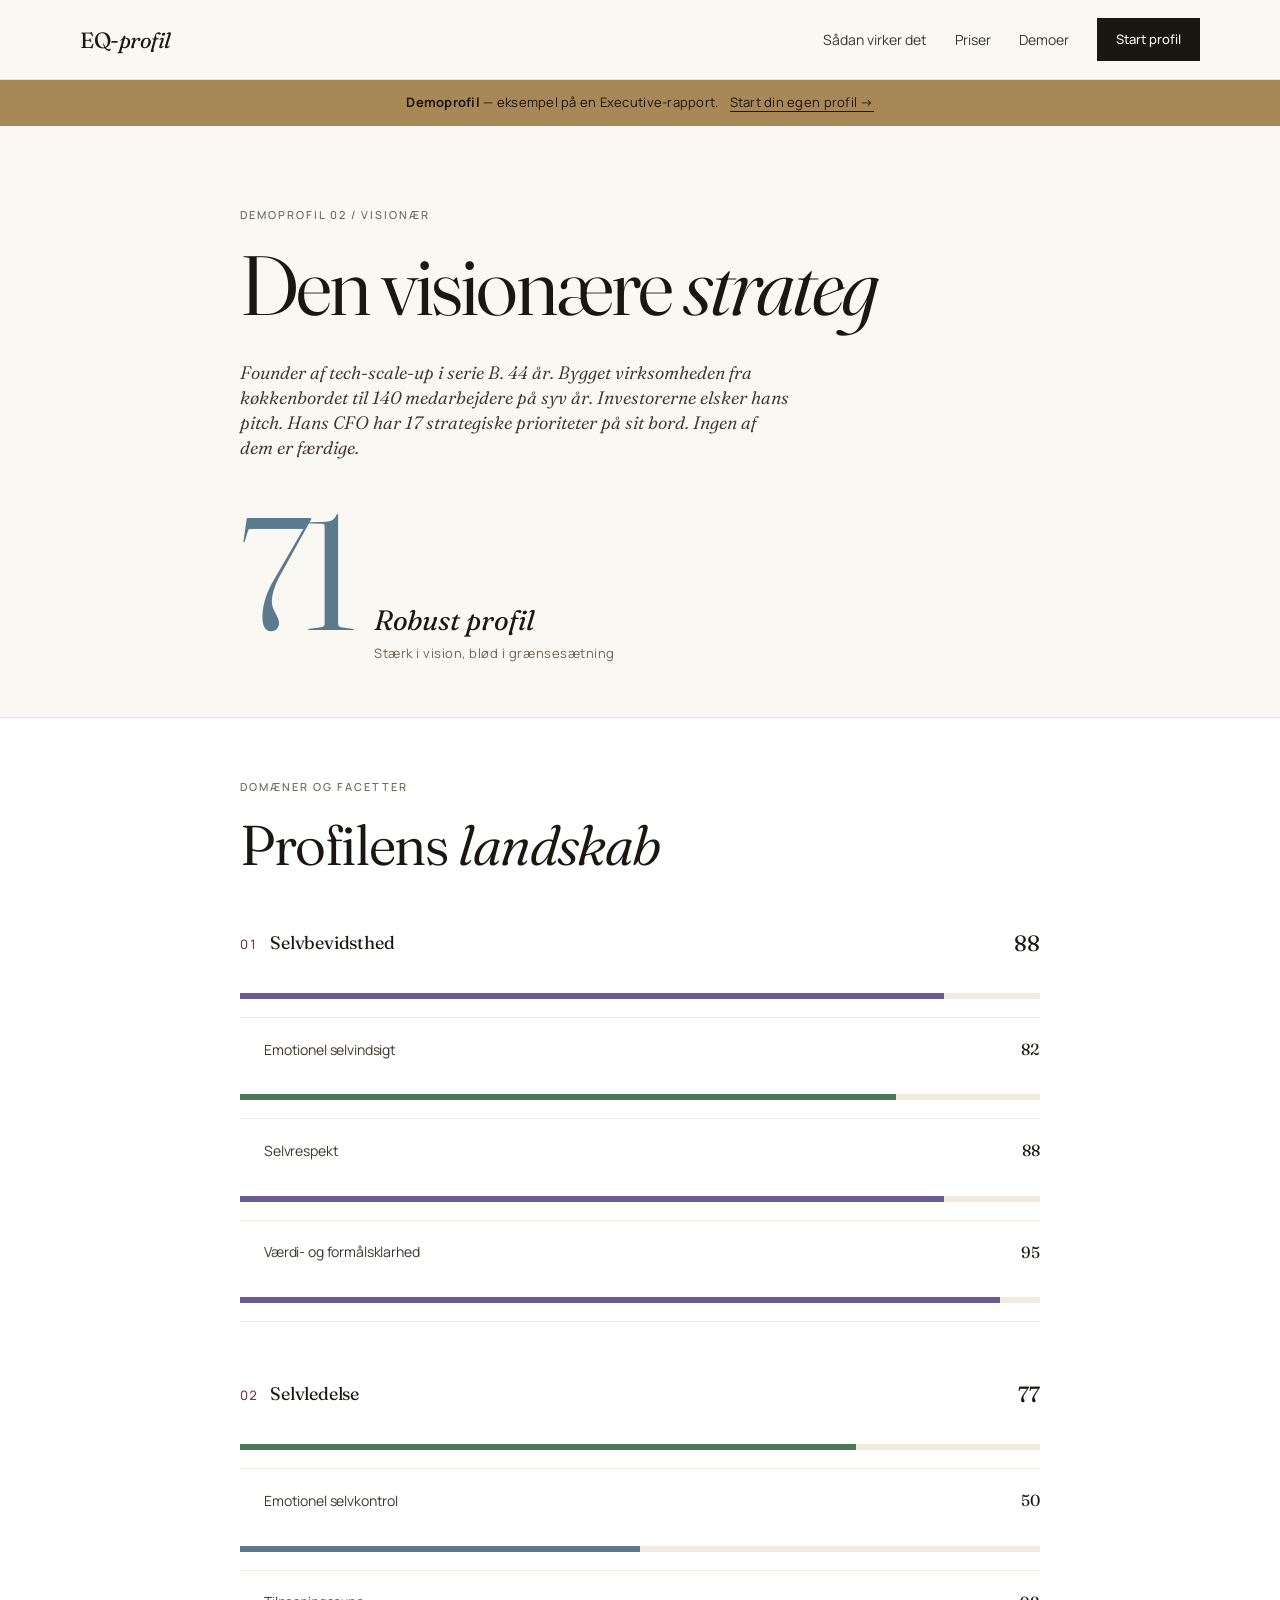
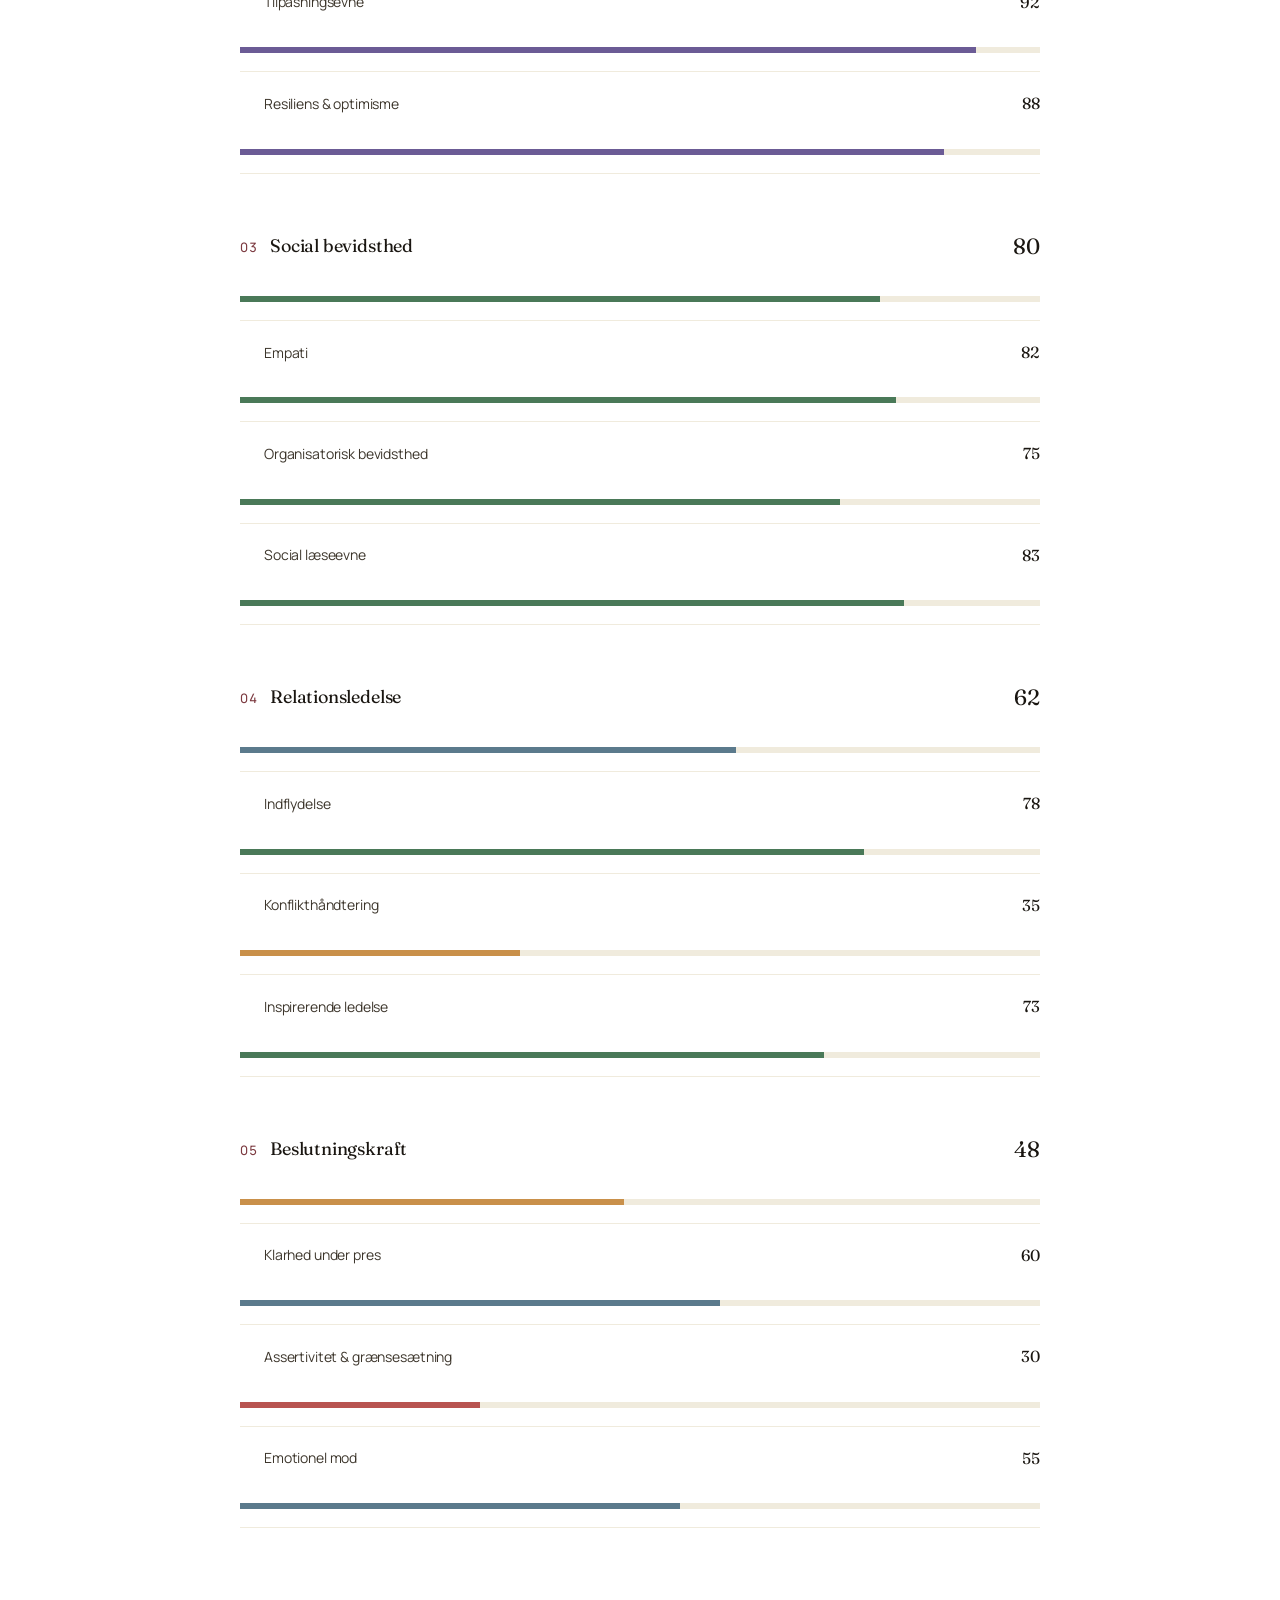
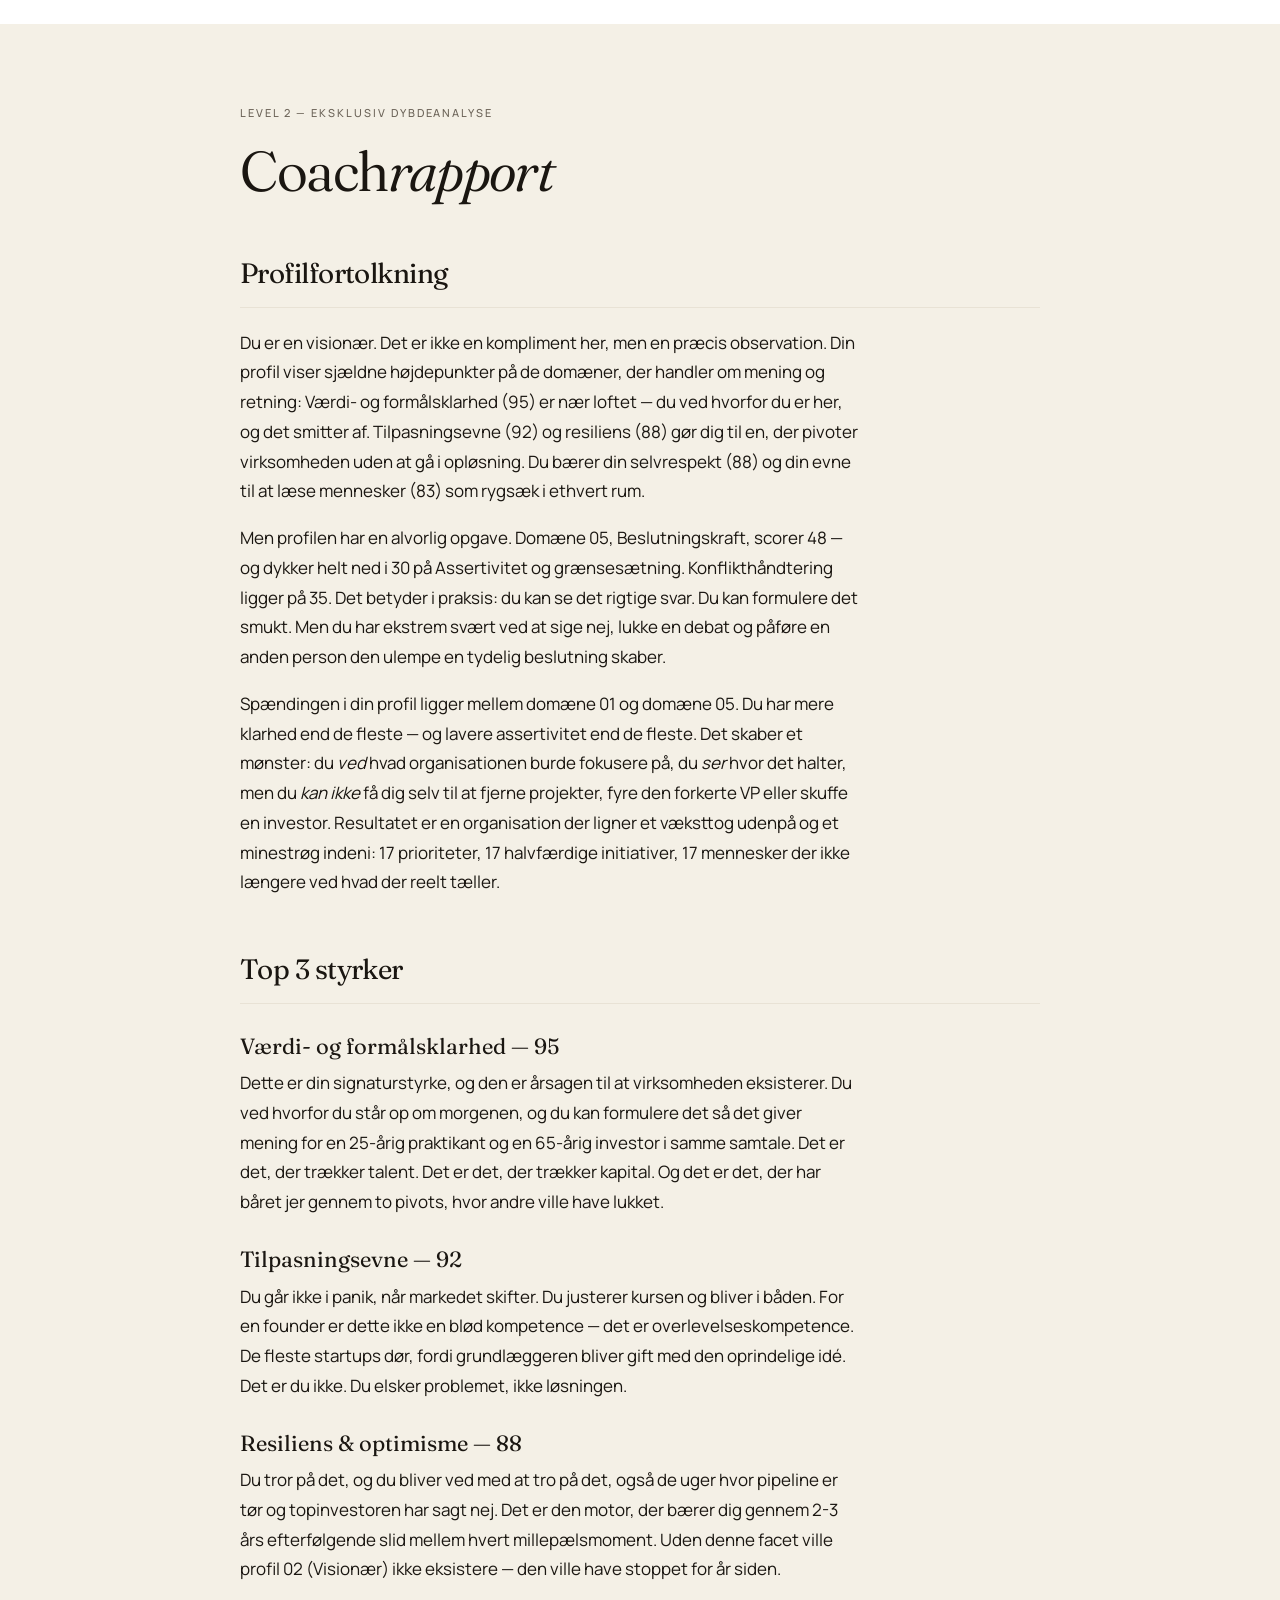
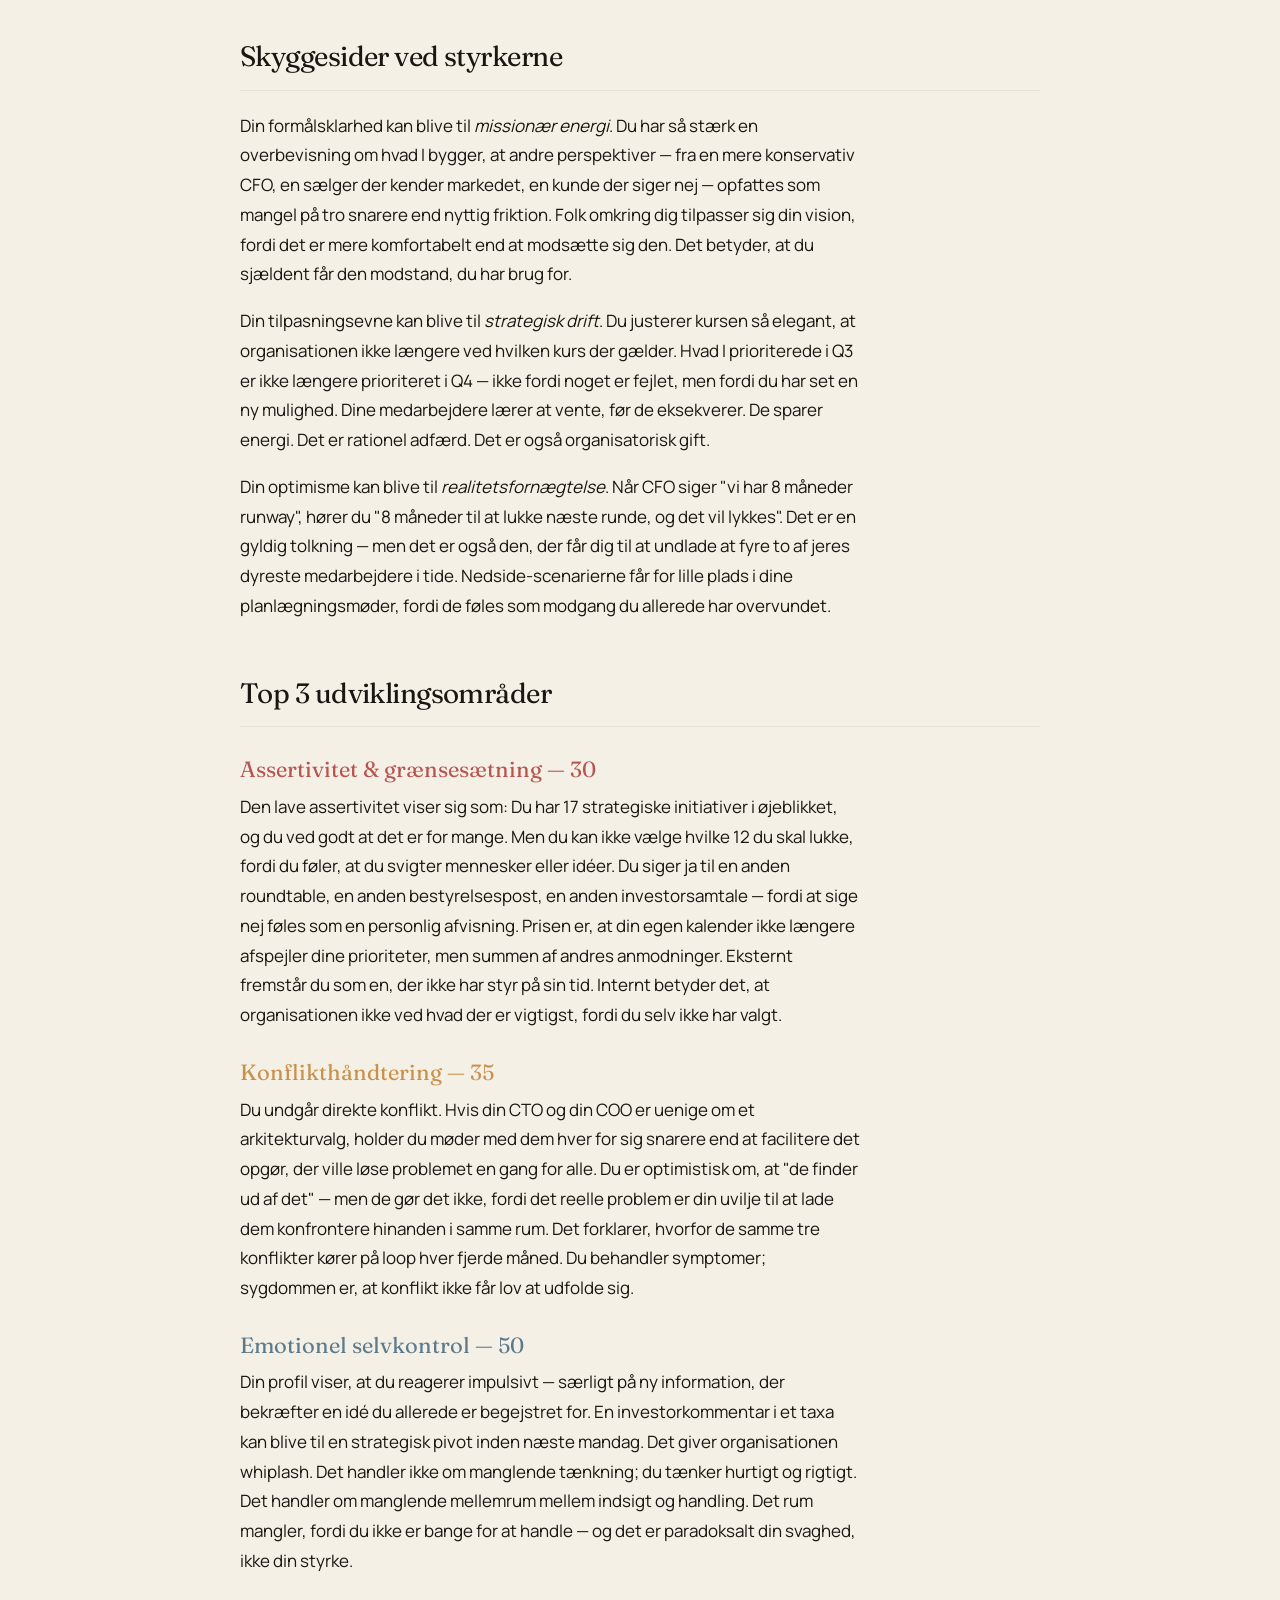
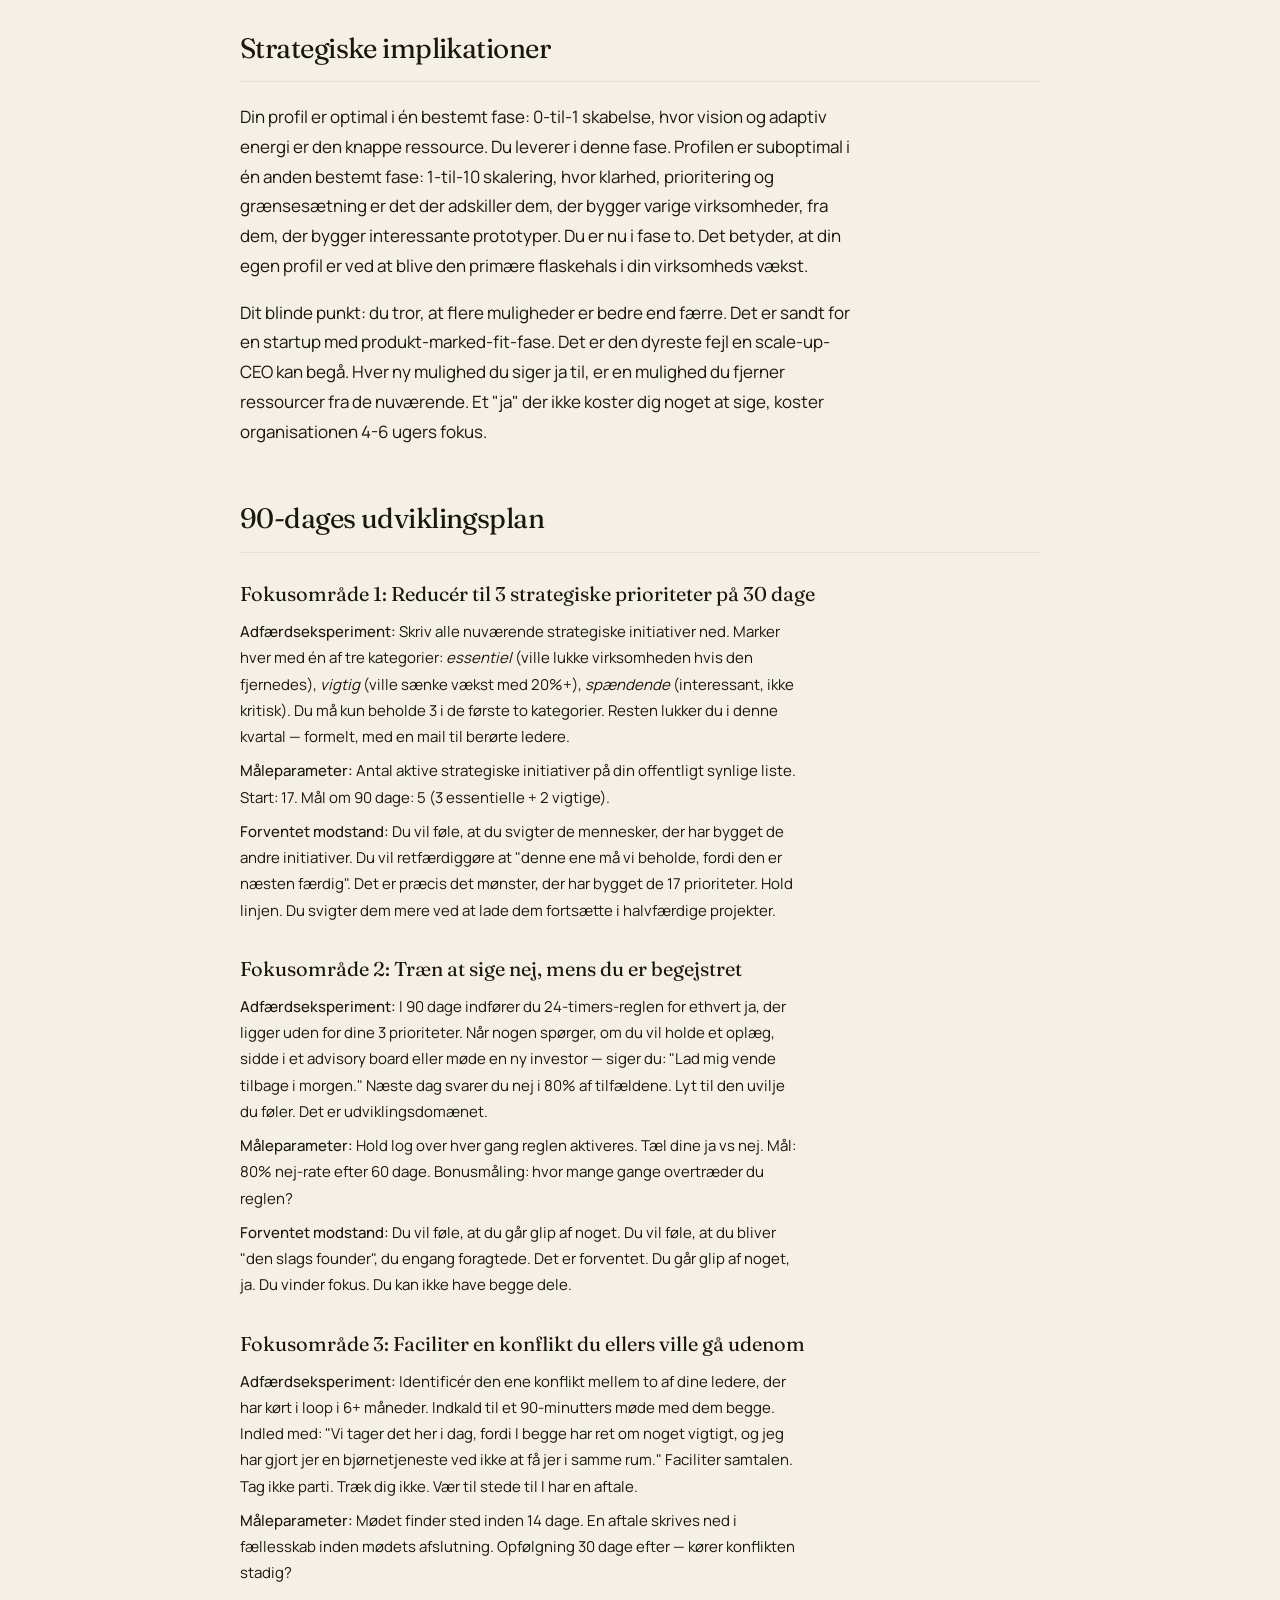
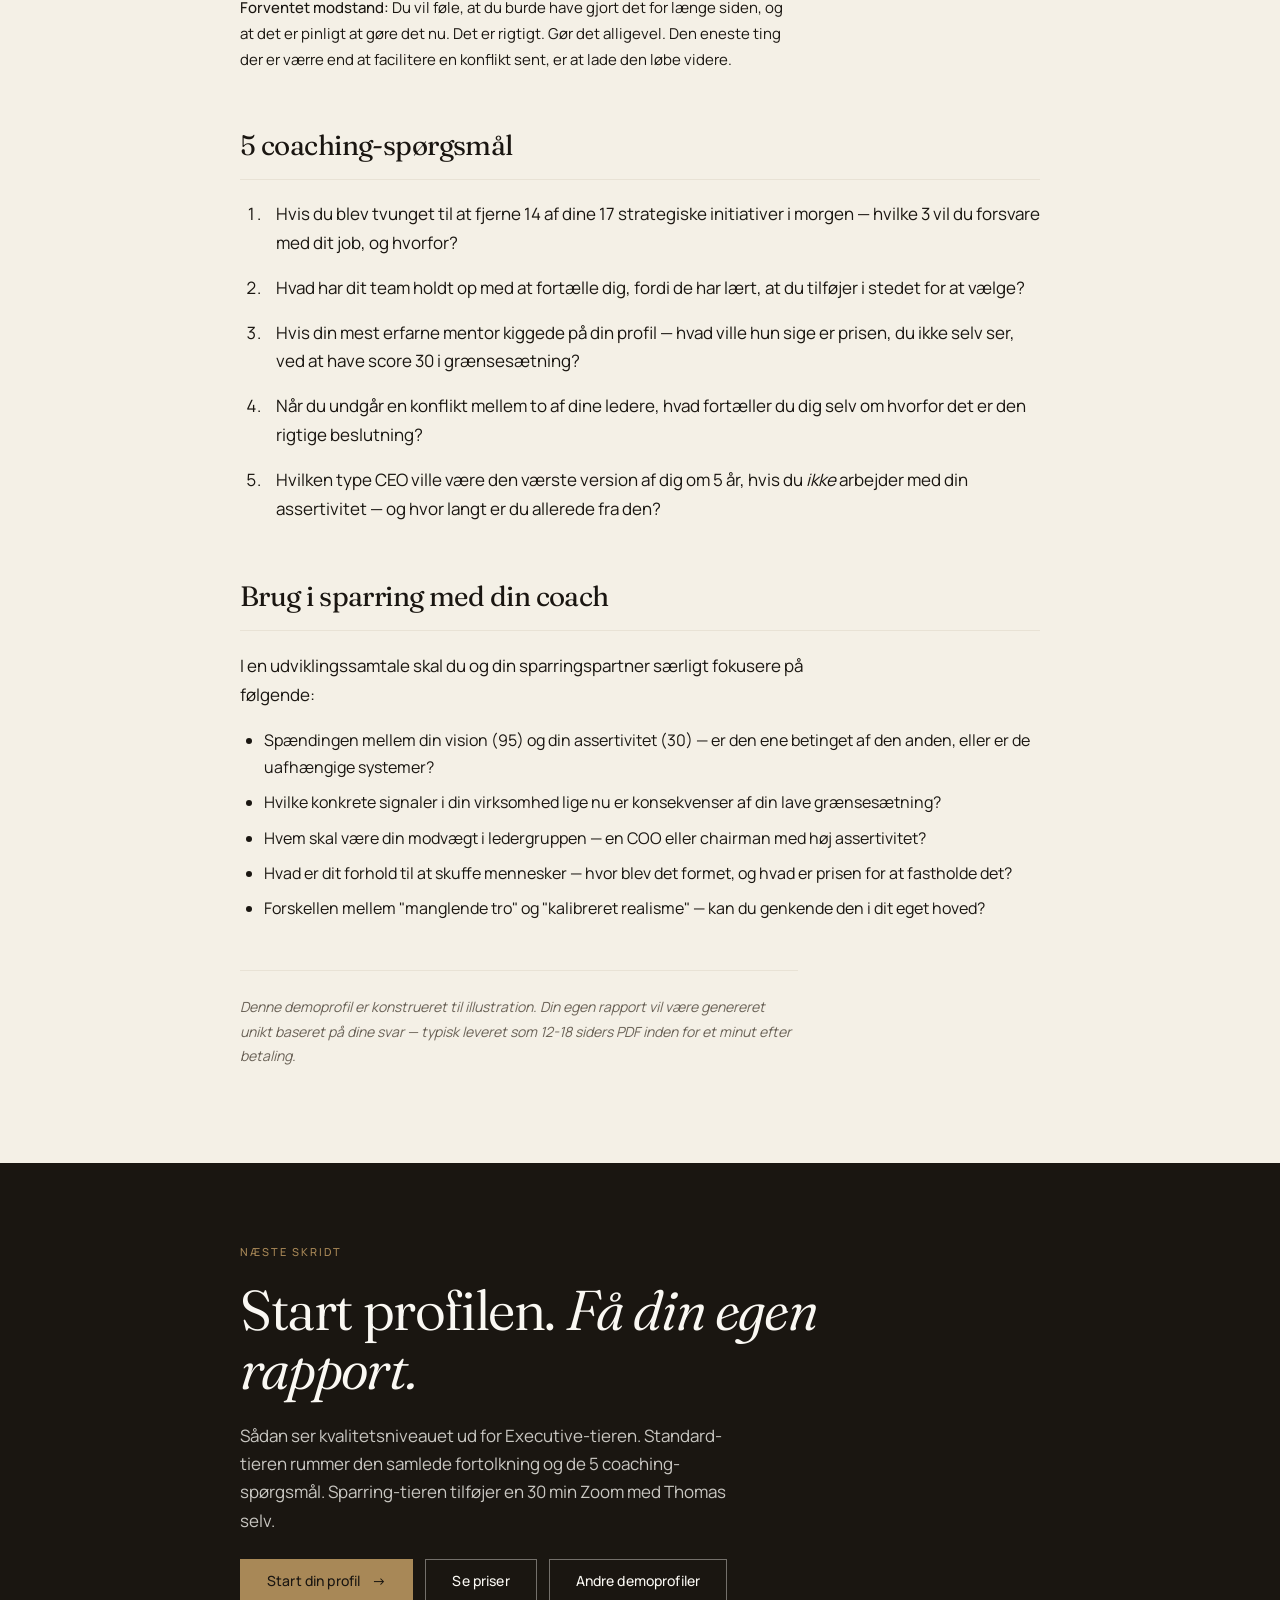
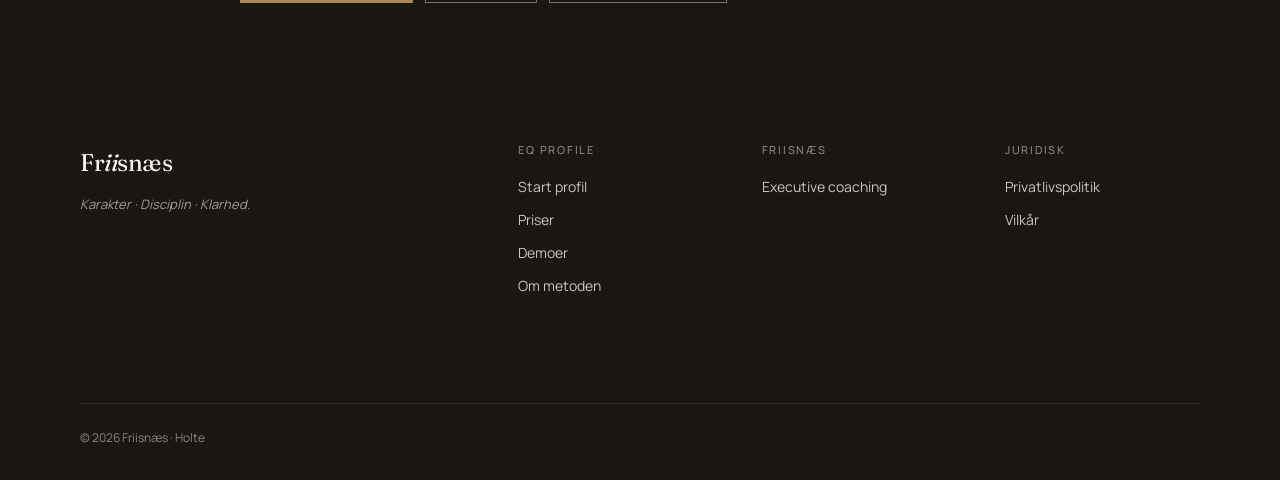
<file: visionar.html>
<!DOCTYPE html>
<html lang="da">
<head>
<meta charset="UTF-8" />
<meta name="viewport" content="width=device-width, initial-scale=1.0" />
<title>Demoprofil: Den visionære strateg | EQ Profile Executive</title>
<meta name="description" content="Eksempel på fuld EQ Profile Executive-rapport: founderen med stærk vision og lav assertivitet. Klassisk skygge: organisationen drukner i halvfærdige initiativer." />
<meta name="robots" content="index, follow" />
<link rel="canonical" href="https://friisnaes.com/eq-profile/demos/visionar.html" />

<meta property="og:type" content="article" />
<meta property="og:title" content="Demoprofil: Den visionære strateg" />
<meta property="og:description" content="Founder med høj formålsklarhed, lav grænsesætning. Eksempel på en fuld coachrapport." />
<meta property="og:locale" content="da_DK" />

<style>
/* =====================================================
   EQ Profile — Friisnæs design system
   Editorial, restrained, executive
   ===================================================== */

@import url('https://fonts.googleapis.com/css2?family=Fraunces:ital,opsz,wght@0,9..144,300..600;1,9..144,300..600&family=Manrope:wght@300..600&display=swap');

:root {
  /* Palette — warm editorial */
  --bg: #FAF8F3;
  --bg-alt: #F4F0E6;
  --bg-pure: #FFFFFF;
  --bg-deep: #1A1611;
  --ink: #1A1611;
  --ink-soft: #3D362C;
  --muted: #6B6358;
  --line: #E8E2D5;
  --line-soft: #F0EBDD;

  /* Accents */
  --oxblood: #7C3A40;
  --forest: #2D4A30;
  --gold: #A88857;
  --rose: #C9A0A0;

  /* Score interpretation */
  --score-1: #B85450;
  --score-2: #C9904A;
  --score-3: #5B7A8C;
  --score-4: #4A7958;
  --score-5: #6B5B95;

  /* Type */
  --serif: 'Fraunces', 'Iowan Old Style', Georgia, serif;
  --sans: 'Manrope', -apple-system, BlinkMacSystemFont, sans-serif;

  /* Layout */
  --container: 1200px;
  --container-narrow: 880px;
  --gutter: clamp(20px, 4vw, 40px);
  --section-y: clamp(64px, 9vw, 128px);
}

@media (prefers-color-scheme: dark) {
  :root {
    --bg: #14110D;
    --bg-alt: #1C1814;
    --bg-pure: #0F0D0A;
    --bg-deep: #0F0D0A;
    --ink: #F0EBDD;
    --ink-soft: #C9C0AE;
    --muted: #8B8273;
    --line: #2A251E;
    --line-soft: #1F1B16;
  }
}

* { box-sizing: border-box; }

html { scroll-behavior: smooth; }

body {
  margin: 0;
  font-family: var(--sans);
  font-size: 17px;
  line-height: 1.65;
  color: var(--ink);
  background: var(--bg);
  -webkit-font-smoothing: antialiased;
  -moz-osx-font-smoothing: grayscale;
  font-feature-settings: 'ss01', 'cv11';
}

/* Selection */
::selection { background: var(--ink); color: var(--bg); }

/* Container */
.wrap { max-width: var(--container); margin: 0 auto; padding: 0 var(--gutter); }
.wrap-narrow { max-width: var(--container-narrow); margin: 0 auto; padding: 0 var(--gutter); }

/* Typography */
h1, h2, h3, h4 {
  font-family: var(--serif);
  font-weight: 400;
  letter-spacing: -0.02em;
  margin: 0;
  color: var(--ink);
  font-feature-settings: 'ss01';
}

h1 {
  font-size: clamp(40px, 7vw, 84px);
  line-height: 0.98;
  letter-spacing: -0.035em;
  font-weight: 350;
}

h2 {
  font-size: clamp(32px, 4.5vw, 56px);
  line-height: 1.05;
  letter-spacing: -0.025em;
  font-weight: 350;
}

h3 {
  font-size: clamp(22px, 2.4vw, 28px);
  line-height: 1.2;
  font-weight: 400;
}

h4 {
  font-size: 18px;
  line-height: 1.3;
  font-weight: 500;
  font-family: var(--sans);
  letter-spacing: 0;
}

em, .ital {
  font-style: italic;
  font-feature-settings: 'ss01';
}

p {
  margin: 0 0 1em;
  max-width: 62ch;
}

a {
  color: var(--ink);
  text-decoration: none;
  border-bottom: 0.5px solid var(--line);
  transition: border-color 0.2s, color 0.2s;
}

a:hover { border-color: var(--oxblood); color: var(--oxblood); }

/* Eyebrow / kicker */
.eyebrow {
  font-size: 11px;
  letter-spacing: 0.18em;
  text-transform: uppercase;
  color: var(--muted);
  font-weight: 500;
  margin-bottom: 1.25rem;
}

.eyebrow-num {
  display: inline-block;
  font-family: var(--sans);
  font-variant-numeric: tabular-nums;
  margin-right: 12px;
  color: var(--oxblood);
}

/* Numeric markers (01, 02, 03 — Friisnæs signature) */
.num {
  font-family: var(--sans);
  font-size: 13px;
  font-weight: 500;
  font-variant-numeric: tabular-nums;
  letter-spacing: 0.08em;
  color: var(--oxblood);
}

/* Buttons */
.btn {
  display: inline-flex;
  align-items: center;
  gap: 8px;
  padding: 14px 26px;
  font-family: var(--sans);
  font-size: 14px;
  font-weight: 500;
  letter-spacing: 0.01em;
  border: 1px solid var(--ink);
  border-radius: 0;
  cursor: pointer;
  transition: all 0.2s ease;
  text-decoration: none;
  background: transparent;
  color: var(--ink);
  line-height: 1;
}

.btn:hover { background: var(--ink); color: var(--bg); border-color: var(--ink); }

.btn-primary {
  background: var(--ink);
  color: var(--bg);
  border-color: var(--ink);
}

.btn-primary:hover { background: var(--oxblood); border-color: var(--oxblood); color: var(--bg); }

.btn-ghost {
  border-color: var(--line);
  color: var(--ink-soft);
}

.btn-ghost:hover { border-color: var(--ink); background: transparent; color: var(--ink); }

.btn-arrow::after {
  content: '→';
  margin-left: 4px;
  transition: transform 0.2s;
}
.btn:hover .btn-arrow::after, .btn-arrow:hover::after { transform: translateX(3px); }

/* Section rhythm */
section { padding: var(--section-y) 0; }
.section-pure { background: var(--bg-pure); }
.section-alt { background: var(--bg-alt); }
.section-deep { background: var(--bg-deep); color: var(--bg); }
.section-deep h1, .section-deep h2, .section-deep h3 { color: var(--bg); }
.section-deep .muted, .section-deep .eyebrow { color: rgba(250,248,243,0.6); }

/* Hairline */
.hr { height: 1px; background: var(--line); margin: 0; border: none; }

/* Header / Nav */
.nav {
  position: sticky;
  top: 0;
  z-index: 50;
  background: rgba(250, 248, 243, 0.92);
  backdrop-filter: blur(12px);
  -webkit-backdrop-filter: blur(12px);
  border-bottom: 1px solid var(--line);
}

.nav-inner {
  max-width: var(--container);
  margin: 0 auto;
  padding: 18px var(--gutter);
  display: flex;
  align-items: center;
  justify-content: space-between;
  gap: 24px;
}

.brand {
  font-family: var(--serif);
  font-size: 22px;
  font-weight: 400;
  letter-spacing: -0.02em;
  border: none;
  color: var(--ink);
}

.brand .ii { font-style: italic; }

.nav-links {
  display: flex;
  align-items: center;
  gap: 28px;
  font-size: 14px;
}

.nav-links a {
  border: none;
  color: var(--ink-soft);
  font-weight: 400;
}

.nav-links a:hover { color: var(--oxblood); }

.nav-links a.nav-cta {
  padding: 10px 18px;
  font-size: 13px;
  border: 1px solid var(--ink);
  background: var(--ink);
  color: var(--bg);
  font-weight: 500;
}

.nav-links a.nav-cta:hover { background: var(--oxblood); border-color: var(--oxblood); color: var(--bg); }

@media (max-width: 720px) {
  .nav-links a:not(.nav-cta) { display: none; }
}

/* Hero */
.hero {
  padding: clamp(60px, 10vw, 140px) 0 clamp(60px, 9vw, 120px);
  border-bottom: 1px solid var(--line);
}

.hero-eyebrow {
  font-size: 12px;
  letter-spacing: 0.18em;
  text-transform: uppercase;
  color: var(--oxblood);
  font-weight: 500;
  margin-bottom: 28px;
}

.hero h1 { max-width: 14ch; margin-bottom: 0.4em; }

.hero-lede {
  font-family: var(--serif);
  font-size: clamp(20px, 2.4vw, 26px);
  line-height: 1.4;
  color: var(--ink-soft);
  max-width: 32ch;
  margin: 0 0 2.5rem;
  font-weight: 350;
  font-style: italic;
}

.hero-actions { display: flex; flex-wrap: wrap; gap: 12px; margin-top: 2rem; }

.hero-tagline {
  font-size: 13px;
  letter-spacing: 0.02em;
  color: var(--muted);
  margin-top: 1.5rem;
  font-style: italic;
}

/* Stats strip */
.stats {
  display: grid;
  grid-template-columns: repeat(auto-fit, minmax(160px, 1fr));
  gap: 0;
  border-top: 1px solid var(--line);
  border-bottom: 1px solid var(--line);
}

.stat {
  padding: 32px 24px;
  border-right: 1px solid var(--line);
}
.stat:last-child { border-right: none; }

.stat-num {
  font-family: var(--serif);
  font-size: 44px;
  line-height: 1;
  font-weight: 400;
  letter-spacing: -0.02em;
  color: var(--ink);
  margin-bottom: 8px;
}

.stat-label {
  font-size: 12px;
  letter-spacing: 0.1em;
  text-transform: uppercase;
  color: var(--muted);
}

/* Pricing */
.pricing-grid {
  display: grid;
  grid-template-columns: repeat(auto-fit, minmax(240px, 1fr));
  gap: 0;
  border: 1px solid var(--line);
  background: var(--bg-pure);
}

.pricing-card {
  padding: 36px 28px 32px;
  border-right: 1px solid var(--line);
  position: relative;
  display: flex;
  flex-direction: column;
}
.pricing-card:last-child { border-right: none; }

@media (max-width: 880px) {
  .pricing-card { border-right: none; border-bottom: 1px solid var(--line); }
  .pricing-card:last-child { border-bottom: none; }
}

.pricing-card.featured {
  background: var(--bg-deep);
  color: var(--bg);
}
.pricing-card.featured h3, .pricing-card.featured .price { color: var(--bg); }
.pricing-card.featured .pricing-features { color: rgba(250,248,243,0.78); }
.pricing-card.featured .pricing-tag { background: var(--gold); color: var(--bg-deep); }

.pricing-tag {
  position: absolute;
  top: -1px; left: 50%;
  transform: translate(-50%, -50%);
  background: var(--ink);
  color: var(--bg);
  padding: 4px 14px;
  font-size: 10px;
  letter-spacing: 0.14em;
  text-transform: uppercase;
  font-weight: 500;
}

.pricing-name {
  font-family: var(--serif);
  font-size: 22px;
  letter-spacing: -0.01em;
  margin-bottom: 6px;
  font-weight: 400;
}

.pricing-sub {
  font-size: 13px;
  color: var(--muted);
  margin-bottom: 24px;
  letter-spacing: 0.01em;
}

.price {
  display: flex;
  align-items: baseline;
  gap: 6px;
  margin-bottom: 24px;
}

.price-num {
  font-family: var(--serif);
  font-size: 44px;
  line-height: 1;
  font-weight: 400;
  letter-spacing: -0.025em;
}

.price-cur {
  font-size: 14px;
  color: var(--muted);
  letter-spacing: 0.02em;
}

.pricing-features {
  list-style: none;
  padding: 0;
  margin: 0 0 28px;
  font-size: 14px;
  line-height: 1.6;
  color: var(--ink-soft);
  flex: 1;
}

.pricing-features li {
  padding: 7px 0 7px 22px;
  position: relative;
  border-bottom: 1px solid var(--line-soft);
}
.pricing-features li:last-child { border-bottom: none; }

.pricing-features li::before {
  content: '—';
  position: absolute;
  left: 0;
  color: var(--oxblood);
  font-weight: 500;
}

.pricing-card.featured .pricing-features li {
  border-bottom-color: rgba(250,248,243,0.1);
}
.pricing-card.featured .pricing-features li::before { color: var(--gold); }

/* Demo profile cards */
.demo-grid {
  display: grid;
  grid-template-columns: repeat(auto-fit, minmax(280px, 1fr));
  gap: 1px;
  background: var(--line);
  border: 1px solid var(--line);
}

.demo-card {
  background: var(--bg-pure);
  padding: 32px 28px;
  display: flex;
  flex-direction: column;
  text-decoration: none;
  border: none;
  transition: background 0.2s;
}

.demo-card:hover { background: var(--bg-alt); border: none; }

.demo-num {
  font-size: 12px;
  letter-spacing: 0.14em;
  color: var(--oxblood);
  font-weight: 500;
  margin-bottom: 16px;
  font-variant-numeric: tabular-nums;
}

.demo-name {
  font-family: var(--serif);
  font-size: 26px;
  line-height: 1.1;
  letter-spacing: -0.02em;
  font-weight: 400;
  margin-bottom: 8px;
  color: var(--ink);
}

.demo-name em { color: var(--oxblood); }

.demo-tag {
  font-size: 12px;
  color: var(--muted);
  letter-spacing: 0.04em;
  margin-bottom: 18px;
}

.demo-desc {
  font-size: 14px;
  line-height: 1.55;
  color: var(--ink-soft);
  margin: 0 0 20px;
  flex: 1;
}

.demo-mini-bars {
  display: flex;
  gap: 4px;
  margin-bottom: 16px;
  height: 28px;
  align-items: flex-end;
}

.demo-mini-bars > div {
  flex: 1;
  border-radius: 1px;
  min-height: 4px;
  opacity: 0.85;
}

.demo-cta {
  font-size: 13px;
  font-weight: 500;
  color: var(--ink);
  letter-spacing: 0.02em;
  display: inline-flex;
  align-items: center;
  gap: 6px;
}

.demo-cta::after {
  content: '→';
  transition: transform 0.2s;
}

.demo-card:hover .demo-cta::after { transform: translateX(3px); }

/* Process / 3-up sections */
.three-up {
  display: grid;
  grid-template-columns: repeat(auto-fit, minmax(260px, 1fr));
  gap: 0;
  border-top: 1px solid var(--line);
}

.three-up > div {
  padding: 40px 32px 40px 0;
  border-right: 1px solid var(--line);
}
.three-up > div:last-child { border-right: none; padding-right: 0; }

@media (max-width: 880px) {
  .three-up > div { border-right: none; border-bottom: 1px solid var(--line); padding: 32px 0; }
  .three-up > div:last-child { border-bottom: none; }
}

.three-up h3 { margin-top: 18px; margin-bottom: 12px; }
.three-up .num { display: block; margin-bottom: 8px; }
.three-up p { font-size: 15px; color: var(--ink-soft); margin: 0; }

/* Domain visualization */
.domain-table {
  border-top: 1px solid var(--line);
  border-bottom: 1px solid var(--line);
  background: var(--bg-pure);
}

.domain-row {
  padding: 24px 0;
  border-bottom: 1px solid var(--line-soft);
  display: grid;
  grid-template-columns: 60px 1fr 2fr;
  gap: 32px;
  align-items: baseline;
}

.domain-row:last-child { border-bottom: none; }

.domain-row .num { padding-top: 6px; }

.domain-name {
  font-family: var(--serif);
  font-size: 22px;
  font-weight: 400;
  letter-spacing: -0.01em;
  color: var(--ink);
}

.domain-facets {
  font-size: 14px;
  color: var(--ink-soft);
  line-height: 1.7;
}

.domain-facets em {
  color: var(--ink);
  font-style: italic;
  font-weight: 500;
}

@media (max-width: 720px) {
  .domain-row { grid-template-columns: 1fr; gap: 6px; padding: 20px 0; }
}

/* FAQ */
.faq-grid { display: grid; grid-template-columns: 1fr; gap: 0; border-top: 1px solid var(--line); }

.faq-item {
  padding: 28px 0;
  border-bottom: 1px solid var(--line);
  display: grid;
  grid-template-columns: 60px 1fr;
  gap: 32px;
}

.faq-item .num { padding-top: 6px; }

.faq-q {
  font-family: var(--serif);
  font-size: 22px;
  font-weight: 400;
  letter-spacing: -0.01em;
  color: var(--ink);
  margin: 0 0 8px;
}

.faq-a {
  font-size: 15px;
  color: var(--ink-soft);
  line-height: 1.65;
  margin: 0;
  max-width: 70ch;
}

@media (max-width: 720px) {
  .faq-item { grid-template-columns: 1fr; gap: 4px; }
}

/* Closing CTA */
.closing {
  text-align: left;
  padding: clamp(80px, 12vw, 160px) 0;
}

.closing h2 { max-width: 18ch; margin-bottom: 32px; }
.closing-tag {
  font-style: italic;
  color: var(--muted);
  font-size: 14px;
  margin-top: 24px;
  letter-spacing: 0.01em;
}

/* Footer */
footer {
  background: var(--bg-deep);
  color: rgba(250,248,243,0.78);
  padding: 60px 0 32px;
  font-size: 14px;
}

footer .wrap { display: grid; grid-template-columns: 2fr 1fr 1fr 1fr; gap: 48px; }

@media (max-width: 720px) { footer .wrap { grid-template-columns: 1fr 1fr; } }

footer h4 {
  font-size: 11px;
  letter-spacing: 0.16em;
  text-transform: uppercase;
  color: rgba(250,248,243,0.5);
  margin-bottom: 18px;
  font-weight: 500;
}

footer ul { list-style: none; padding: 0; margin: 0; }
footer li { margin-bottom: 10px; }
footer a {
  color: rgba(250,248,243,0.78);
  border: none;
  font-size: 14px;
}
footer a:hover { color: var(--gold); }

.footer-brand {
  font-family: var(--serif);
  font-size: 24px;
  font-weight: 400;
  color: var(--bg);
  margin-bottom: 12px;
  letter-spacing: -0.02em;
}
.footer-brand .ii { font-style: italic; }

.footer-tag {
  font-size: 13px;
  line-height: 1.6;
  color: rgba(250,248,243,0.6);
  max-width: 32ch;
  margin: 0;
  font-style: italic;
}

.footer-bottom {
  margin-top: 48px;
  padding-top: 24px;
  border-top: 1px solid rgba(250,248,243,0.1);
  display: flex;
  justify-content: space-between;
  flex-wrap: wrap;
  gap: 12px;
  font-size: 12px;
  color: rgba(250,248,243,0.5);
}

/* =====================================================
   Test page specifics
   ===================================================== */

.test-shell {
  min-height: calc(100vh - 200px);
  padding: 60px 0;
}

.test-progress {
  position: sticky;
  top: 60px;
  background: var(--bg);
  padding: 16px 0;
  border-bottom: 1px solid var(--line);
  z-index: 10;
  margin-bottom: 40px;
}

.test-progress-bar {
  height: 2px;
  background: var(--line);
  position: relative;
  margin-top: 8px;
}

.test-progress-bar > div {
  height: 100%;
  background: var(--oxblood);
  transition: width 0.3s ease;
}

.test-progress-meta {
  display: flex;
  justify-content: space-between;
  font-size: 12px;
  letter-spacing: 0.04em;
  color: var(--muted);
}

.test-item {
  padding: 36px 0;
  border-bottom: 1px solid var(--line);
}

.test-item:last-child { border-bottom: none; }

.test-item-num {
  font-size: 11px;
  letter-spacing: 0.16em;
  color: var(--oxblood);
  font-weight: 500;
  font-variant-numeric: tabular-nums;
  margin-bottom: 16px;
}

.test-item-text {
  font-family: var(--serif);
  font-size: clamp(20px, 2.6vw, 26px);
  line-height: 1.35;
  letter-spacing: -0.015em;
  font-weight: 350;
  color: var(--ink);
  margin: 0 0 24px;
  max-width: 30ch;
}

.test-likert {
  display: grid;
  grid-template-columns: repeat(5, 1fr);
  gap: 8px;
}

.test-likert button {
  padding: 16px 8px;
  border: 1px solid var(--line);
  background: transparent;
  font-family: var(--sans);
  font-size: 12px;
  letter-spacing: 0.02em;
  cursor: pointer;
  color: var(--ink-soft);
  transition: all 0.15s;
  line-height: 1.3;
}

.test-likert button:hover {
  border-color: var(--ink-soft);
  color: var(--ink);
}

.test-likert button.sel {
  background: var(--ink);
  color: var(--bg);
  border-color: var(--ink);
  font-weight: 500;
}

.test-nav {
  display: flex;
  justify-content: space-between;
  align-items: center;
  padding: 32px 0;
  margin-top: 32px;
  border-top: 1px solid var(--line);
}

/* Results */
.result-hero {
  padding: 60px 0 40px;
  border-bottom: 1px solid var(--line);
}

.result-score {
  display: flex;
  align-items: baseline;
  gap: 24px;
  margin-top: 32px;
}

.result-score-num {
  font-family: var(--serif);
  font-size: clamp(80px, 14vw, 160px);
  line-height: 0.9;
  font-weight: 350;
  letter-spacing: -0.05em;
}

.result-score-meta { padding-bottom: 12px; }

.result-score-level {
  font-family: var(--serif);
  font-size: clamp(22px, 2.6vw, 28px);
  line-height: 1.2;
  font-weight: 400;
  font-style: italic;
  margin-bottom: 6px;
}

.result-bars {
  padding: 60px 0;
}

.result-bar-row {
  padding: 18px 0;
  border-bottom: 1px solid var(--line-soft);
  display: grid;
  grid-template-columns: 1fr 100px;
  gap: 24px;
  align-items: center;
}

.result-bar-name {
  font-family: var(--serif);
  font-size: 18px;
  letter-spacing: -0.01em;
  font-weight: 400;
}

.result-bar-name.facet {
  font-family: var(--sans);
  font-size: 14px;
  font-weight: 400;
  color: var(--ink-soft);
  padding-left: 24px;
}

.result-bar-track {
  position: relative;
  height: 6px;
  background: var(--line-soft);
  margin-top: 8px;
  grid-column: 1 / -1;
}

.result-bar-fill {
  position: absolute;
  height: 100%;
  top: 0; left: 0;
}

.result-bar-value {
  font-family: var(--serif);
  font-size: 22px;
  font-variant-numeric: tabular-nums;
  text-align: right;
  letter-spacing: -0.01em;
}

.result-domain-block { margin-bottom: 36px; }

/* Locked / upgrade gate */
.lock-gate {
  background: var(--bg-deep);
  color: var(--bg);
  padding: 64px 0;
  position: relative;
  overflow: hidden;
}

.lock-gate h2 { color: var(--bg); max-width: 18ch; margin-bottom: 0.4em; }
.lock-gate p { color: rgba(250,248,243,0.78); max-width: 50ch; }
.lock-gate .btn-primary {
  background: var(--gold);
  border-color: var(--gold);
  color: var(--bg-deep);
}
.lock-gate .btn-primary:hover { background: var(--bg); border-color: var(--bg); color: var(--bg-deep); }

.lock-preview {
  margin-top: 48px;
  padding: 32px;
  border: 1px solid rgba(250,248,243,0.18);
  background: rgba(250,248,243,0.04);
  position: relative;
}

.lock-preview-content {
  filter: blur(3px);
  opacity: 0.55;
  user-select: none;
  pointer-events: none;
}

.lock-preview-icon {
  position: absolute;
  top: 50%; left: 50%;
  transform: translate(-50%, -50%);
  font-family: var(--serif);
  font-size: 13px;
  letter-spacing: 0.16em;
  text-transform: uppercase;
  background: var(--gold);
  color: var(--bg-deep);
  padding: 12px 24px;
  font-weight: 500;
}

/* Subtle animations */
@keyframes fadeUp {
  from { opacity: 0; transform: translateY(10px); }
  to { opacity: 1; transform: translateY(0); }
}

.fade-up { animation: fadeUp 0.5s ease forwards; }

/* Cookie consent */
.cookie-banner {
  position: fixed;
  bottom: 16px;
  left: 16px;
  right: 16px;
  max-width: 480px;
  background: var(--bg-deep);
  color: var(--bg);
  padding: 22px 24px;
  font-size: 13px;
  line-height: 1.55;
  z-index: 100;
  box-shadow: 0 12px 40px rgba(0,0,0,0.18);
  display: none;
}

.cookie-banner.show { display: block; animation: fadeUp 0.4s ease forwards; }

.cookie-banner h4 { color: var(--bg); margin-bottom: 6px; font-size: 14px; }
.cookie-banner p { margin: 0 0 14px; color: rgba(250,248,243,0.78); }
.cookie-banner-actions { display: flex; gap: 8px; }
.cookie-banner button {
  padding: 8px 14px;
  font-size: 12px;
  background: transparent;
  color: var(--bg);
  border: 1px solid rgba(250,248,243,0.3);
  cursor: pointer;
  font-family: var(--sans);
}
.cookie-banner button:hover { background: rgba(250,248,243,0.1); }
.cookie-banner button.primary { background: var(--gold); color: var(--bg-deep); border-color: var(--gold); }
.cookie-banner button.primary:hover { background: var(--bg); border-color: var(--bg); color: var(--bg-deep); }

/* Responsive guards */
@media (max-width: 540px) {
  .test-likert { grid-template-columns: repeat(5, 1fr); gap: 4px; }
  .test-likert button { padding: 12px 4px; font-size: 11px; }
  .stat-num { font-size: 32px; }
}

</style>
</head>
<body>

<nav class="nav">
  <div class="nav-inner">
    <a href="index.html" class="brand">EQ-<span class="ii">profil</span></a>
    <div class="nav-links">
      <a href="index.html#hvordan">Sådan virker det</a>
      <a href="index.html#priser">Priser</a>
      <a href="index.html#demoer">Demoer</a>
      <a href="test.html" class="nav-cta">Start profil</a>
    </div>
  </div>
</nav>

<div style="background: var(--gold); color: var(--bg-deep); padding: 12px 0; font-size: 13px; text-align: center; letter-spacing: 0.02em;">
  <strong>Demoprofil</strong> — eksempel på en Executive-rapport. <a href="test.html" style="color: var(--bg-deep); border-bottom-color: var(--bg-deep); margin-left: 8px;">Start din egen profil →</a>
</div>

<section class="result-hero" style="padding: 80px 0 40px;">
  <div class="wrap-narrow">
    <div class="eyebrow">Demoprofil 02 / Visionær</div>
    <h1 style="margin-bottom: 0.4em;">Den visionære <em>strateg</em></h1>
    <p class="hero-lede" style="font-size: 18px; max-width: 50ch;">Founder af tech-scale-up i serie B. 44 år. Bygget virksomheden fra køkkenbordet til 140 medarbejdere på syv år. Investorerne elsker hans pitch. Hans CFO har 17 strategiske prioriteter på sit bord. Ingen af dem er færdige.</p>

    <div class="result-score">
      <div class="result-score-num" style="color: var(--score-3);">71</div>
      <div class="result-score-meta">
        <div class="result-score-level">Robust profil</div>
        <div style="font-size: 13px; color: var(--muted); letter-spacing: 0.04em;">Stærk i vision, blød i grænsesætning</div>
      </div>
    </div>
  </div>
</section>

<section class="result-bars section-pure">
  <div class="wrap-narrow">
    <div class="eyebrow">Domæner og facetter</div>
    <h2 style="margin-bottom: 32px;">Profilens <em>landskab</em></h2>

    <div class="result-domain-block">
      <div class="result-bar-row">
        <div class="result-bar-name"><span class="num" style="margin-right: 12px;">01</span>Selvbevidsthed</div>
        <div class="result-bar-value">88</div>
        <div class="result-bar-track"><div class="result-bar-fill" style="width: 88%; background: var(--score-5);"></div></div>
      </div>
      <div class="result-bar-row" style="grid-template-columns: 1fr 60px;">
        <div class="result-bar-name facet">Emotionel selvindsigt</div>
        <div class="result-bar-value" style="font-size: 16px;">82</div>
        <div class="result-bar-track"><div class="result-bar-fill" style="width: 82%; background: var(--score-4);"></div></div>
      </div>
      <div class="result-bar-row" style="grid-template-columns: 1fr 60px;">
        <div class="result-bar-name facet">Selvrespekt</div>
        <div class="result-bar-value" style="font-size: 16px;">88</div>
        <div class="result-bar-track"><div class="result-bar-fill" style="width: 88%; background: var(--score-5);"></div></div>
      </div>
      <div class="result-bar-row" style="grid-template-columns: 1fr 60px;">
        <div class="result-bar-name facet">Værdi- og formålsklarhed</div>
        <div class="result-bar-value" style="font-size: 16px;">95</div>
        <div class="result-bar-track"><div class="result-bar-fill" style="width: 95%; background: var(--score-5);"></div></div>
      </div>
    </div>

    <div class="result-domain-block">
      <div class="result-bar-row">
        <div class="result-bar-name"><span class="num" style="margin-right: 12px;">02</span>Selvledelse</div>
        <div class="result-bar-value">77</div>
        <div class="result-bar-track"><div class="result-bar-fill" style="width: 77%; background: var(--score-4);"></div></div>
      </div>
      <div class="result-bar-row" style="grid-template-columns: 1fr 60px;">
        <div class="result-bar-name facet">Emotionel selvkontrol</div>
        <div class="result-bar-value" style="font-size: 16px;">50</div>
        <div class="result-bar-track"><div class="result-bar-fill" style="width: 50%; background: var(--score-3);"></div></div>
      </div>
      <div class="result-bar-row" style="grid-template-columns: 1fr 60px;">
        <div class="result-bar-name facet">Tilpasningsevne</div>
        <div class="result-bar-value" style="font-size: 16px;">92</div>
        <div class="result-bar-track"><div class="result-bar-fill" style="width: 92%; background: var(--score-5);"></div></div>
      </div>
      <div class="result-bar-row" style="grid-template-columns: 1fr 60px;">
        <div class="result-bar-name facet">Resiliens & optimisme</div>
        <div class="result-bar-value" style="font-size: 16px;">88</div>
        <div class="result-bar-track"><div class="result-bar-fill" style="width: 88%; background: var(--score-5);"></div></div>
      </div>
    </div>

    <div class="result-domain-block">
      <div class="result-bar-row">
        <div class="result-bar-name"><span class="num" style="margin-right: 12px;">03</span>Social bevidsthed</div>
        <div class="result-bar-value">80</div>
        <div class="result-bar-track"><div class="result-bar-fill" style="width: 80%; background: var(--score-4);"></div></div>
      </div>
      <div class="result-bar-row" style="grid-template-columns: 1fr 60px;">
        <div class="result-bar-name facet">Empati</div>
        <div class="result-bar-value" style="font-size: 16px;">82</div>
        <div class="result-bar-track"><div class="result-bar-fill" style="width: 82%; background: var(--score-4);"></div></div>
      </div>
      <div class="result-bar-row" style="grid-template-columns: 1fr 60px;">
        <div class="result-bar-name facet">Organisatorisk bevidsthed</div>
        <div class="result-bar-value" style="font-size: 16px;">75</div>
        <div class="result-bar-track"><div class="result-bar-fill" style="width: 75%; background: var(--score-4);"></div></div>
      </div>
      <div class="result-bar-row" style="grid-template-columns: 1fr 60px;">
        <div class="result-bar-name facet">Social læseevne</div>
        <div class="result-bar-value" style="font-size: 16px;">83</div>
        <div class="result-bar-track"><div class="result-bar-fill" style="width: 83%; background: var(--score-4);"></div></div>
      </div>
    </div>

    <div class="result-domain-block">
      <div class="result-bar-row">
        <div class="result-bar-name"><span class="num" style="margin-right: 12px;">04</span>Relationsledelse</div>
        <div class="result-bar-value">62</div>
        <div class="result-bar-track"><div class="result-bar-fill" style="width: 62%; background: var(--score-3);"></div></div>
      </div>
      <div class="result-bar-row" style="grid-template-columns: 1fr 60px;">
        <div class="result-bar-name facet">Indflydelse</div>
        <div class="result-bar-value" style="font-size: 16px;">78</div>
        <div class="result-bar-track"><div class="result-bar-fill" style="width: 78%; background: var(--score-4);"></div></div>
      </div>
      <div class="result-bar-row" style="grid-template-columns: 1fr 60px;">
        <div class="result-bar-name facet">Konflikthåndtering</div>
        <div class="result-bar-value" style="font-size: 16px;">35</div>
        <div class="result-bar-track"><div class="result-bar-fill" style="width: 35%; background: var(--score-2);"></div></div>
      </div>
      <div class="result-bar-row" style="grid-template-columns: 1fr 60px;">
        <div class="result-bar-name facet">Inspirerende ledelse</div>
        <div class="result-bar-value" style="font-size: 16px;">73</div>
        <div class="result-bar-track"><div class="result-bar-fill" style="width: 73%; background: var(--score-4);"></div></div>
      </div>
    </div>

    <div class="result-domain-block">
      <div class="result-bar-row">
        <div class="result-bar-name"><span class="num" style="margin-right: 12px;">05</span>Beslutningskraft</div>
        <div class="result-bar-value">48</div>
        <div class="result-bar-track"><div class="result-bar-fill" style="width: 48%; background: var(--score-2);"></div></div>
      </div>
      <div class="result-bar-row" style="grid-template-columns: 1fr 60px;">
        <div class="result-bar-name facet">Klarhed under pres</div>
        <div class="result-bar-value" style="font-size: 16px;">60</div>
        <div class="result-bar-track"><div class="result-bar-fill" style="width: 60%; background: var(--score-3);"></div></div>
      </div>
      <div class="result-bar-row" style="grid-template-columns: 1fr 60px;">
        <div class="result-bar-name facet">Assertivitet & grænsesætning</div>
        <div class="result-bar-value" style="font-size: 16px;">30</div>
        <div class="result-bar-track"><div class="result-bar-fill" style="width: 30%; background: var(--score-1);"></div></div>
      </div>
      <div class="result-bar-row" style="grid-template-columns: 1fr 60px;">
        <div class="result-bar-name facet">Emotionel mod</div>
        <div class="result-bar-value" style="font-size: 16px;">55</div>
        <div class="result-bar-track"><div class="result-bar-fill" style="width: 55%; background: var(--score-3);"></div></div>
      </div>
    </div>
  </div>
</section>

<section class="section-alt" style="padding: 80px 0;">
  <div class="wrap-narrow">
    <div class="eyebrow">Level 2 — eksklusiv dybdeanalyse</div>
    <h2 style="margin-bottom: 56px;">Coach<em>rapport</em></h2>

    <article style="font-size: 17px; line-height: 1.75; color: var(--ink);">

      <h3 style="font-family: var(--serif); font-size: 28px; font-weight: 400; letter-spacing: -0.02em; margin: 0 0 20px; padding-bottom: 16px; border-bottom: 1px solid var(--line);">Profilfortolkning</h3>

      <p>Du er en visionær. Det er ikke en kompliment her, men en præcis observation. Din profil viser sjældne højdepunkter på de domæner, der handler om mening og retning: Værdi- og formålsklarhed (95) er nær loftet — du ved hvorfor du er her, og det smitter af. Tilpasningsevne (92) og resiliens (88) gør dig til en, der pivoter virksomheden uden at gå i opløsning. Du bærer din selvrespekt (88) og din evne til at læse mennesker (83) som rygsæk i ethvert rum.</p>

      <p>Men profilen har en alvorlig opgave. Domæne 05, Beslutningskraft, scorer 48 — og dykker helt ned i 30 på Assertivitet og grænsesætning. Konflikthåndtering ligger på 35. Det betyder i praksis: du kan se det rigtige svar. Du kan formulere det smukt. Men du har ekstrem svært ved at sige nej, lukke en debat og påføre en anden person den ulempe en tydelig beslutning skaber.</p>

      <p>Spændingen i din profil ligger mellem domæne 01 og domæne 05. Du har mere klarhed end de fleste — og lavere assertivitet end de fleste. Det skaber et mønster: du <em>ved</em> hvad organisationen burde fokusere på, du <em>ser</em> hvor det halter, men du <em>kan ikke</em> få dig selv til at fjerne projekter, fyre den forkerte VP eller skuffe en investor. Resultatet er en organisation der ligner et væksttog udenpå og et minestrøg indeni: 17 prioriteter, 17 halvfærdige initiativer, 17 mennesker der ikke længere ved hvad der reelt tæller.</p>

      <h3 style="font-family: var(--serif); font-size: 28px; font-weight: 400; letter-spacing: -0.02em; margin: 56px 0 20px; padding-bottom: 16px; border-bottom: 1px solid var(--line);">Top 3 styrker</h3>

      <h4 style="font-family: var(--serif); font-size: 22px; font-weight: 400; margin: 28px 0 8px;">Værdi- og formålsklarhed — 95</h4>
      <p>Dette er din signaturstyrke, og den er årsagen til at virksomheden eksisterer. Du ved hvorfor du står op om morgenen, og du kan formulere det så det giver mening for en 25-årig praktikant og en 65-årig investor i samme samtale. Det er det, der trækker talent. Det er det, der trækker kapital. Og det er det, der har båret jer gennem to pivots, hvor andre ville have lukket.</p>

      <h4 style="font-family: var(--serif); font-size: 22px; font-weight: 400; margin: 28px 0 8px;">Tilpasningsevne — 92</h4>
      <p>Du går ikke i panik, når markedet skifter. Du justerer kursen og bliver i båden. For en founder er dette ikke en blød kompetence — det er overlevelseskompetence. De fleste startups dør, fordi grundlæggeren bliver gift med den oprindelige idé. Det er du ikke. Du elsker problemet, ikke løsningen.</p>

      <h4 style="font-family: var(--serif); font-size: 22px; font-weight: 400; margin: 28px 0 8px;">Resiliens & optimisme — 88</h4>
      <p>Du tror på det, og du bliver ved med at tro på det, også de uger hvor pipeline er tør og topinvestoren har sagt nej. Det er den motor, der bærer dig gennem 2-3 års efterfølgende slid mellem hvert millepælsmoment. Uden denne facet ville profil 02 (Visionær) ikke eksistere — den ville have stoppet for år siden.</p>

      <h3 style="font-family: var(--serif); font-size: 28px; font-weight: 400; letter-spacing: -0.02em; margin: 56px 0 20px; padding-bottom: 16px; border-bottom: 1px solid var(--line);">Skyggesider ved styrkerne</h3>

      <p>Din formålsklarhed kan blive til <em>missionær energi</em>. Du har så stærk en overbevisning om hvad I bygger, at andre perspektiver — fra en mere konservativ CFO, en sælger der kender markedet, en kunde der siger nej — opfattes som mangel på tro snarere end nyttig friktion. Folk omkring dig tilpasser sig din vision, fordi det er mere komfortabelt end at modsætte sig den. Det betyder, at du sjældent får den modstand, du har brug for.</p>

      <p>Din tilpasningsevne kan blive til <em>strategisk drift</em>. Du justerer kursen så elegant, at organisationen ikke længere ved hvilken kurs der gælder. Hvad I prioriterede i Q3 er ikke længere prioriteret i Q4 — ikke fordi noget er fejlet, men fordi du har set en ny mulighed. Dine medarbejdere lærer at vente, før de eksekverer. De sparer energi. Det er rationel adfærd. Det er også organisatorisk gift.</p>

      <p>Din optimisme kan blive til <em>realitetsfornægtelse</em>. Når CFO siger "vi har 8 måneder runway", hører du "8 måneder til at lukke næste runde, og det vil lykkes". Det er en gyldig tolkning — men det er også den, der får dig til at undlade at fyre to af jeres dyreste medarbejdere i tide. Nedside-scenarierne får for lille plads i dine planlægningsmøder, fordi de føles som modgang du allerede har overvundet.</p>

      <h3 style="font-family: var(--serif); font-size: 28px; font-weight: 400; letter-spacing: -0.02em; margin: 56px 0 20px; padding-bottom: 16px; border-bottom: 1px solid var(--line);">Top 3 udviklingsområder</h3>

      <h4 style="font-family: var(--serif); font-size: 22px; font-weight: 400; margin: 28px 0 8px; color: var(--score-1);">Assertivitet & grænsesætning — 30</h4>
      <p>Den lave assertivitet viser sig som: Du har 17 strategiske initiativer i øjeblikket, og du ved godt at det er for mange. Men du kan ikke vælge hvilke 12 du skal lukke, fordi du føler, at du svigter mennesker eller idéer. Du siger ja til en anden roundtable, en anden bestyrelsespost, en anden investorsamtale — fordi at sige nej føles som en personlig afvisning. Prisen er, at din egen kalender ikke længere afspejler dine prioriteter, men summen af andres anmodninger. Eksternt fremstår du som en, der ikke har styr på sin tid. Internt betyder det, at organisationen ikke ved hvad der er vigtigst, fordi du selv ikke har valgt.</p>

      <h4 style="font-family: var(--serif); font-size: 22px; font-weight: 400; margin: 28px 0 8px; color: var(--score-2);">Konflikthåndtering — 35</h4>
      <p>Du undgår direkte konflikt. Hvis din CTO og din COO er uenige om et arkitekturvalg, holder du møder med dem hver for sig snarere end at facilitere det opgør, der ville løse problemet en gang for alle. Du er optimistisk om, at "de finder ud af det" — men de gør det ikke, fordi det reelle problem er din uvilje til at lade dem konfrontere hinanden i samme rum. Det forklarer, hvorfor de samme tre konflikter kører på loop hver fjerde måned. Du behandler symptomer; sygdommen er, at konflikt ikke får lov at udfolde sig.</p>

      <h4 style="font-family: var(--serif); font-size: 22px; font-weight: 400; margin: 28px 0 8px; color: var(--score-3);">Emotionel selvkontrol — 50</h4>
      <p>Din profil viser, at du reagerer impulsivt — særligt på ny information, der bekræfter en idé du allerede er begejstret for. En investorkommentar i et taxa kan blive til en strategisk pivot inden næste mandag. Det giver organisationen whiplash. Det handler ikke om manglende tænkning; du tænker hurtigt og rigtigt. Det handler om manglende mellemrum mellem indsigt og handling. Det rum mangler, fordi du ikke er bange for at handle — og det er paradoksalt din svaghed, ikke din styrke.</p>

      <h3 style="font-family: var(--serif); font-size: 28px; font-weight: 400; letter-spacing: -0.02em; margin: 56px 0 20px; padding-bottom: 16px; border-bottom: 1px solid var(--line);">Strategiske implikationer</h3>

      <p>Din profil er optimal i én bestemt fase: 0-til-1 skabelse, hvor vision og adaptiv energi er den knappe ressource. Du leverer i denne fase. Profilen er suboptimal i én anden bestemt fase: 1-til-10 skalering, hvor klarhed, prioritering og grænsesætning er det der adskiller dem, der bygger varige virksomheder, fra dem, der bygger interessante prototyper. Du er nu i fase to. Det betyder, at din egen profil er ved at blive den primære flaskehals i din virksomheds vækst.</p>

      <p>Dit blinde punkt: du tror, at flere muligheder er bedre end færre. Det er sandt for en startup med produkt-marked-fit-fase. Det er den dyreste fejl en scale-up-CEO kan begå. Hver ny mulighed du siger ja til, er en mulighed du fjerner ressourcer fra de nuværende. Et "ja" der ikke koster dig noget at sige, koster organisationen 4-6 ugers fokus.</p>

      <h3 style="font-family: var(--serif); font-size: 28px; font-weight: 400; letter-spacing: -0.02em; margin: 56px 0 20px; padding-bottom: 16px; border-bottom: 1px solid var(--line);">90-dages udviklingsplan</h3>

      <h4 style="font-family: var(--serif); font-size: 20px; font-weight: 400; margin: 28px 0 12px;">Fokusområde 1: Reducér til 3 strategiske prioriteter på 30 dage</h4>
      <p style="font-size: 15px; margin-bottom: 8px;"><strong style="font-weight: 500;">Adfærdseksperiment:</strong> Skriv alle nuværende strategiske initiativer ned. Marker hver med én af tre kategorier: <em>essentiel</em> (ville lukke virksomheden hvis den fjernedes), <em>vigtig</em> (ville sænke vækst med 20%+), <em>spændende</em> (interessant, ikke kritisk). Du må kun beholde 3 i de første to kategorier. Resten lukker du i denne kvartal — formelt, med en mail til berørte ledere.</p>
      <p style="font-size: 15px; margin-bottom: 8px;"><strong style="font-weight: 500;">Måleparameter:</strong> Antal aktive strategiske initiativer på din offentligt synlige liste. Start: 17. Mål om 90 dage: 5 (3 essentielle + 2 vigtige).</p>
      <p style="font-size: 15px; margin-bottom: 24px;"><strong style="font-weight: 500;">Forventet modstand:</strong> Du vil føle, at du svigter de mennesker, der har bygget de andre initiativer. Du vil retfærdiggøre at "denne ene må vi beholde, fordi den er næsten færdig". Det er præcis det mønster, der har bygget de 17 prioriteter. Hold linjen. Du svigter dem mere ved at lade dem fortsætte i halvfærdige projekter.</p>

      <h4 style="font-family: var(--serif); font-size: 20px; font-weight: 400; margin: 32px 0 12px;">Fokusområde 2: Træn at sige nej, mens du er begejstret</h4>
      <p style="font-size: 15px; margin-bottom: 8px;"><strong style="font-weight: 500;">Adfærdseksperiment:</strong> I 90 dage indfører du 24-timers-reglen for ethvert ja, der ligger uden for dine 3 prioriteter. Når nogen spørger, om du vil holde et oplæg, sidde i et advisory board eller møde en ny investor — siger du: "Lad mig vende tilbage i morgen." Næste dag svarer du nej i 80% af tilfældene. Lyt til den uvilje du føler. Det er udviklingsdomænet.</p>
      <p style="font-size: 15px; margin-bottom: 8px;"><strong style="font-weight: 500;">Måleparameter:</strong> Hold log over hver gang reglen aktiveres. Tæl dine ja vs nej. Mål: 80% nej-rate efter 60 dage. Bonusmåling: hvor mange gange overtræder du reglen?</p>
      <p style="font-size: 15px; margin-bottom: 24px;"><strong style="font-weight: 500;">Forventet modstand:</strong> Du vil føle, at du går glip af noget. Du vil føle, at du bliver "den slags founder", du engang foragtede. Det er forventet. Du går glip af noget, ja. Du vinder fokus. Du kan ikke have begge dele.</p>

      <h4 style="font-family: var(--serif); font-size: 20px; font-weight: 400; margin: 32px 0 12px;">Fokusområde 3: Faciliter en konflikt du ellers ville gå udenom</h4>
      <p style="font-size: 15px; margin-bottom: 8px;"><strong style="font-weight: 500;">Adfærdseksperiment:</strong> Identificér den ene konflikt mellem to af dine ledere, der har kørt i loop i 6+ måneder. Indkald til et 90-minutters møde med dem begge. Indled med: "Vi tager det her i dag, fordi I begge har ret om noget vigtigt, og jeg har gjort jer en bjørnetjeneste ved ikke at få jer i samme rum." Faciliter samtalen. Tag ikke parti. Træk dig ikke. Vær til stede til I har en aftale.</p>
      <p style="font-size: 15px; margin-bottom: 8px;"><strong style="font-weight: 500;">Måleparameter:</strong> Mødet finder sted inden 14 dage. En aftale skrives ned i fællesskab inden mødets afslutning. Opfølgning 30 dage efter — kører konflikten stadig?</p>
      <p style="font-size: 15px;"><strong style="font-weight: 500;">Forventet modstand:</strong> Du vil føle, at du burde have gjort det for længe siden, og at det er pinligt at gøre det nu. Det er rigtigt. Gør det alligevel. Den eneste ting der er værre end at facilitere en konflikt sent, er at lade den løbe videre.</p>

      <h3 style="font-family: var(--serif); font-size: 28px; font-weight: 400; letter-spacing: -0.02em; margin: 56px 0 20px; padding-bottom: 16px; border-bottom: 1px solid var(--line);">5 coaching-spørgsmål</h3>

      <ol style="padding-left: 24px; font-size: 17px; line-height: 1.7;">
        <li style="margin-bottom: 16px; padding-left: 12px;">Hvis du blev tvunget til at fjerne 14 af dine 17 strategiske initiativer i morgen — hvilke 3 vil du forsvare med dit job, og hvorfor?</li>
        <li style="margin-bottom: 16px; padding-left: 12px;">Hvad har dit team holdt op med at fortælle dig, fordi de har lært, at du tilføjer i stedet for at vælge?</li>
        <li style="margin-bottom: 16px; padding-left: 12px;">Hvis din mest erfarne mentor kiggede på din profil — hvad ville hun sige er prisen, du ikke selv ser, ved at have score 30 i grænsesætning?</li>
        <li style="margin-bottom: 16px; padding-left: 12px;">Når du undgår en konflikt mellem to af dine ledere, hvad fortæller du dig selv om hvorfor det er den rigtige beslutning?</li>
        <li style="margin-bottom: 16px; padding-left: 12px;">Hvilken type CEO ville være den værste version af dig om 5 år, hvis du <em>ikke</em> arbejder med din assertivitet — og hvor langt er du allerede fra den?</li>
      </ol>

      <h3 style="font-family: var(--serif); font-size: 28px; font-weight: 400; letter-spacing: -0.02em; margin: 56px 0 20px; padding-bottom: 16px; border-bottom: 1px solid var(--line);">Brug i sparring med din coach</h3>

      <p>I en udviklingssamtale skal du og din sparringspartner særligt fokusere på følgende:</p>
      <ul style="font-size: 16px; line-height: 1.7; padding-left: 24px;">
        <li style="margin-bottom: 8px;">Spændingen mellem din vision (95) og din assertivitet (30) — er den ene betinget af den anden, eller er de uafhængige systemer?</li>
        <li style="margin-bottom: 8px;">Hvilke konkrete signaler i din virksomhed lige nu er konsekvenser af din lave grænsesætning?</li>
        <li style="margin-bottom: 8px;">Hvem skal være din modvægt i ledergruppen — en COO eller chairman med høj assertivitet?</li>
        <li style="margin-bottom: 8px;">Hvad er dit forhold til at skuffe mennesker — hvor blev det formet, og hvad er prisen for at fastholde det?</li>
        <li style="margin-bottom: 8px;">Forskellen mellem "manglende tro" og "kalibreret realisme" — kan du genkende den i dit eget hoved?</li>
      </ul>

      <p style="font-style: italic; color: var(--muted); font-size: 14px; margin-top: 48px; padding-top: 24px; border-top: 1px solid var(--line);">Denne demoprofil er konstrueret til illustration. Din egen rapport vil være genereret unikt baseret på dine svar — typisk leveret som 12-18 siders PDF inden for et minut efter betaling.</p>

    </article>
  </div>
</section>

<section class="section-deep" style="padding: 80px 0;">
  <div class="wrap-narrow">
    <div class="eyebrow" style="color: var(--gold);">Næste skridt</div>
    <h2 style="color: var(--bg); max-width: 18ch;">Start profilen. <em>Få din egen rapport.</em></h2>
    <p style="color: rgba(250,248,243,0.78); font-size: 17px; max-width: 50ch; margin: 24px 0;">Sådan ser kvalitetsniveauet ud for Executive-tieren. Standard-tieren rummer den samlede fortolkning og de 5 coaching-spørgsmål. Sparring-tieren tilføjer en 30 min Zoom med Thomas selv.</p>
    <div style="display: flex; gap: 12px; flex-wrap: wrap;">
      <a href="test.html" class="btn btn-primary btn-arrow" style="background: var(--gold); border-color: var(--gold); color: var(--bg-deep);">Start din profil</a>
      <a href="index.html#priser" class="btn" style="border-color: rgba(250,248,243,0.4); color: var(--bg);">Se priser</a>
      <a href="index.html#demoer" class="btn" style="border-color: rgba(250,248,243,0.4); color: var(--bg);">Andre demoprofiler</a>
    </div>
  </div>
</section>

<footer>
  <div class="wrap">
    <div>
      <div class="footer-brand">Fr<span class="ii">ii</span>snæs</div>
      <p class="footer-tag">Karakter · Disciplin · Klarhed.</p>
    </div>
    <div>
      <h4>EQ Profile</h4>
      <ul>
        <li><a href="test.html">Start profil</a></li>
        <li><a href="index.html#priser">Priser</a></li>
        <li><a href="index.html#demoer">Demoer</a></li>
        <li><a href="methodology.html">Om metoden</a></li>
      </ul>
    </div>
    <div>
      <h4>Friisnæs</h4>
      <ul>
        <li><a href="https://friisnaes.com">Executive coaching</a></li>
      </ul>
    </div>
    <div>
      <h4>Juridisk</h4>
      <ul>
        <li><a href="privacy.html">Privatlivspolitik</a></li>
        <li><a href="terms.html">Vilkår</a></li>
      </ul>
    </div>
    <div class="footer-bottom" style="grid-column: 1 / -1;">
      <span>© 2026 Friisnæs · Holte</span>
    </div>
  </div>
</footer>

</body>
</html>
</file>
